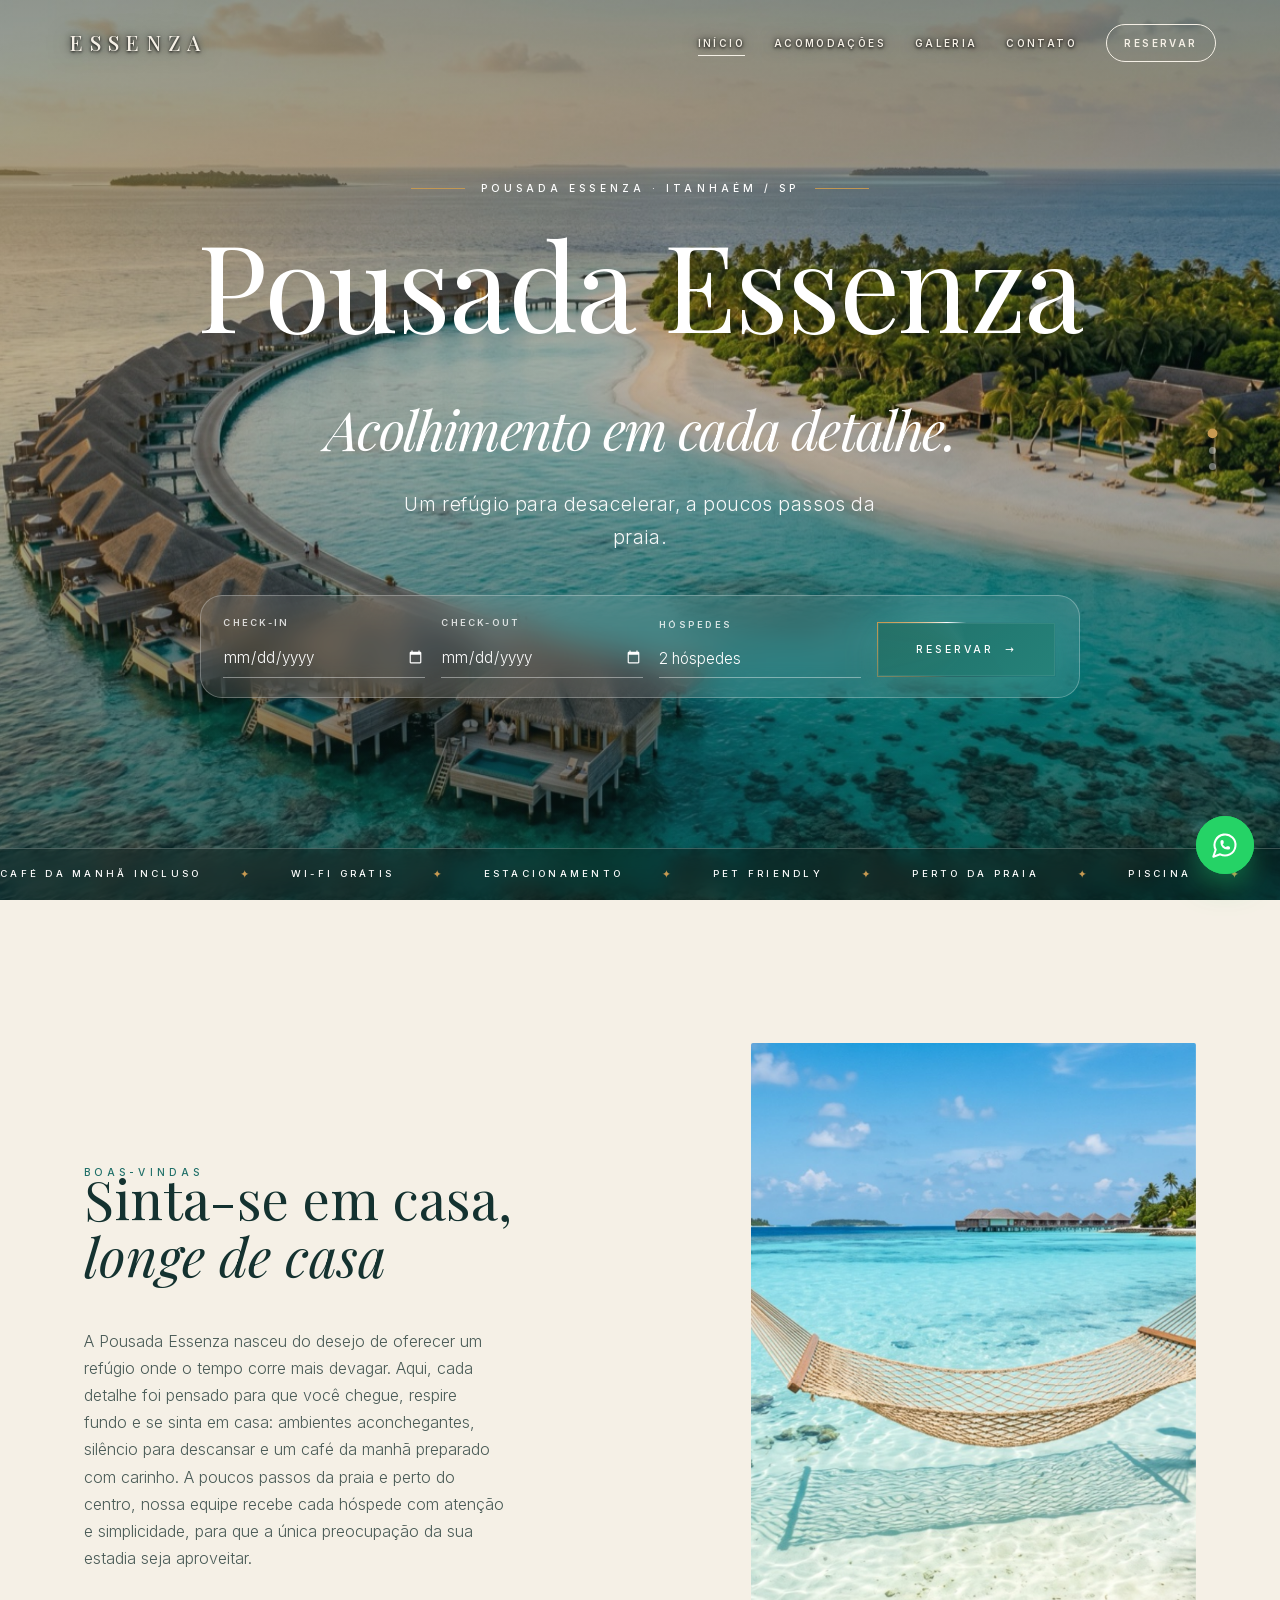
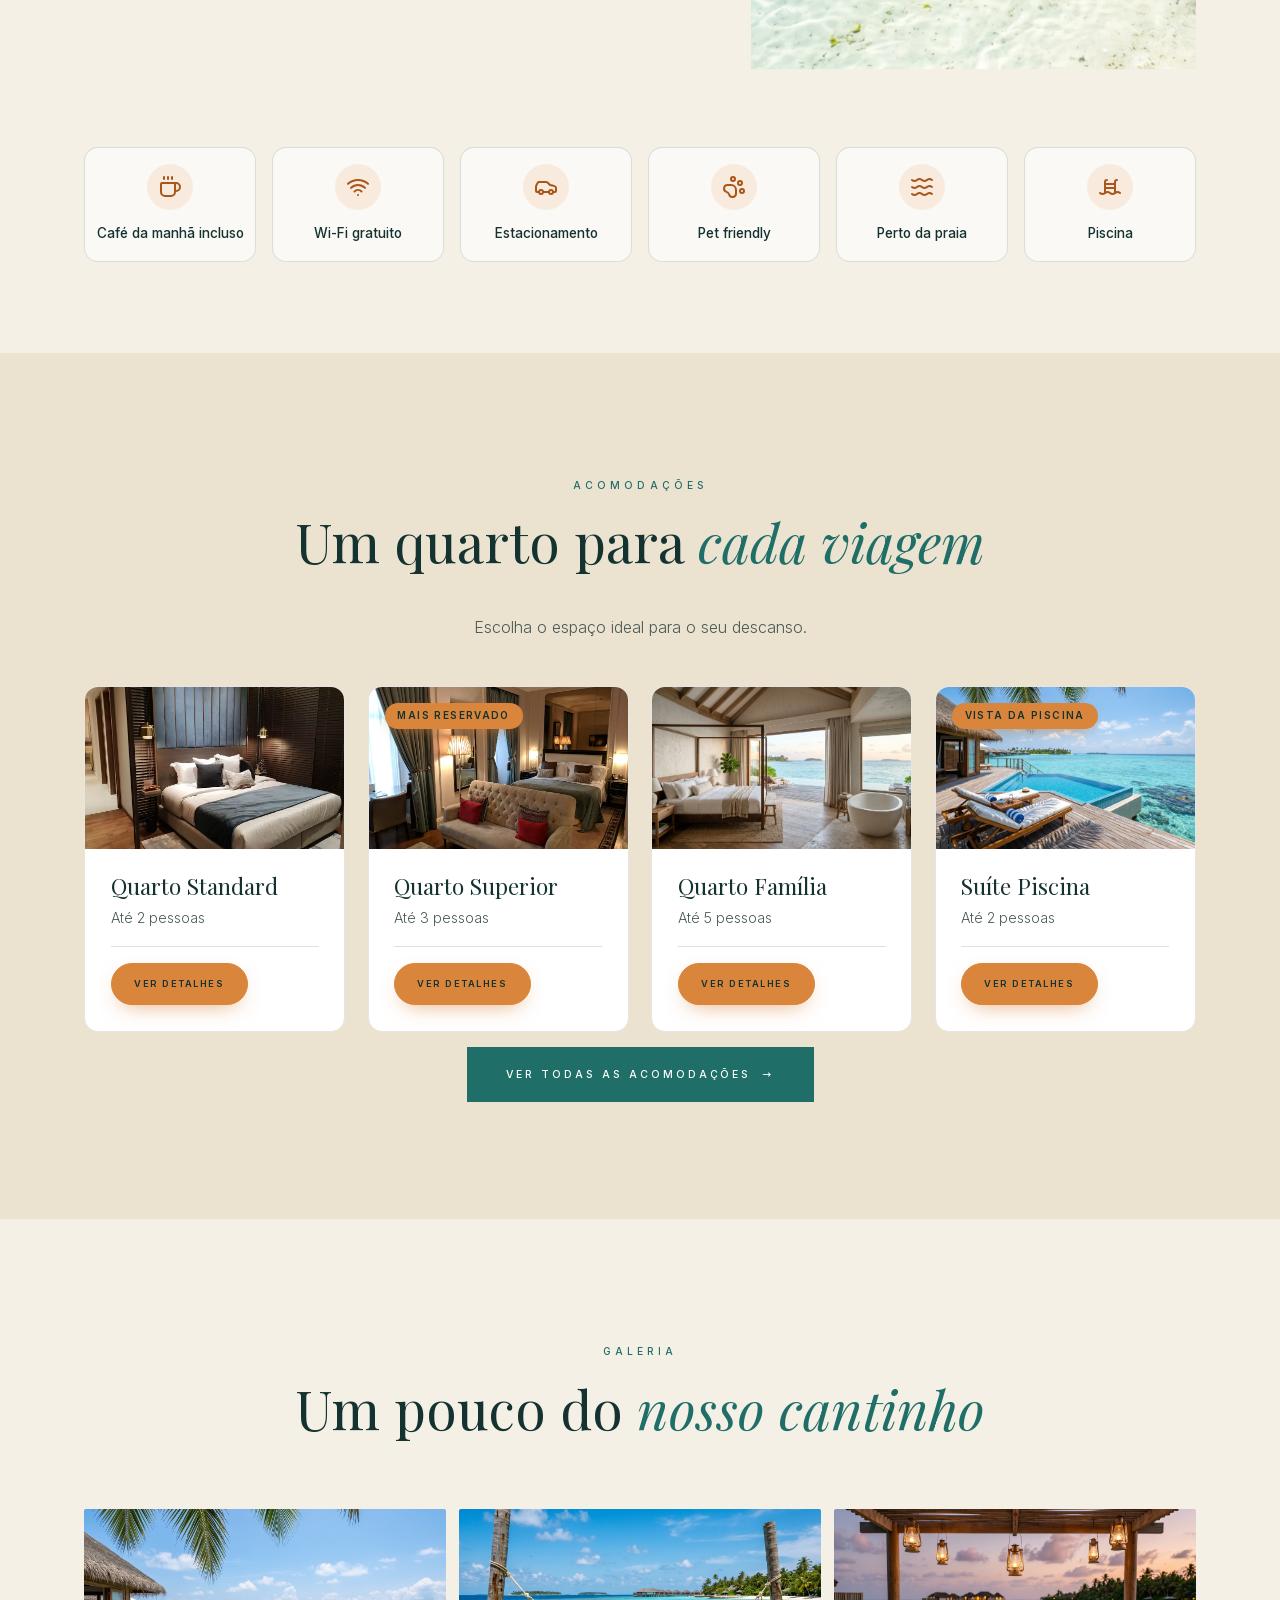
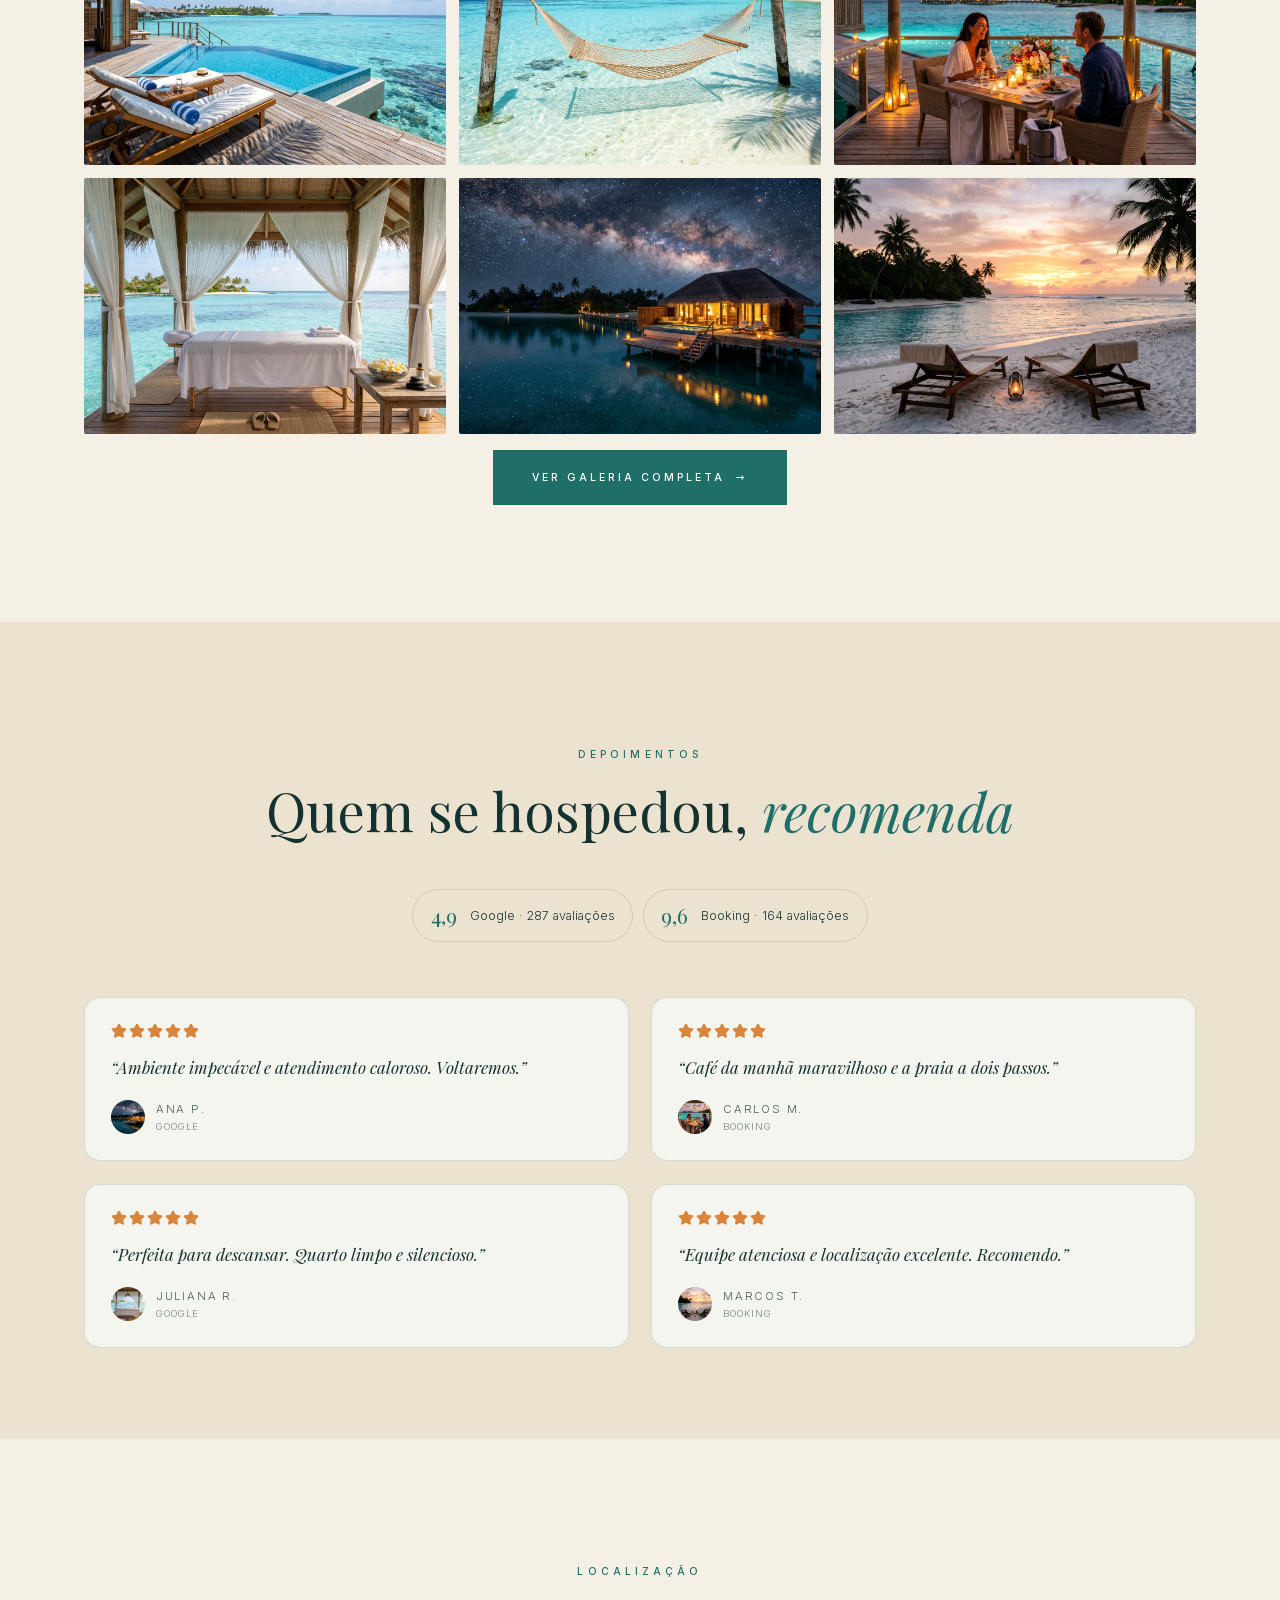
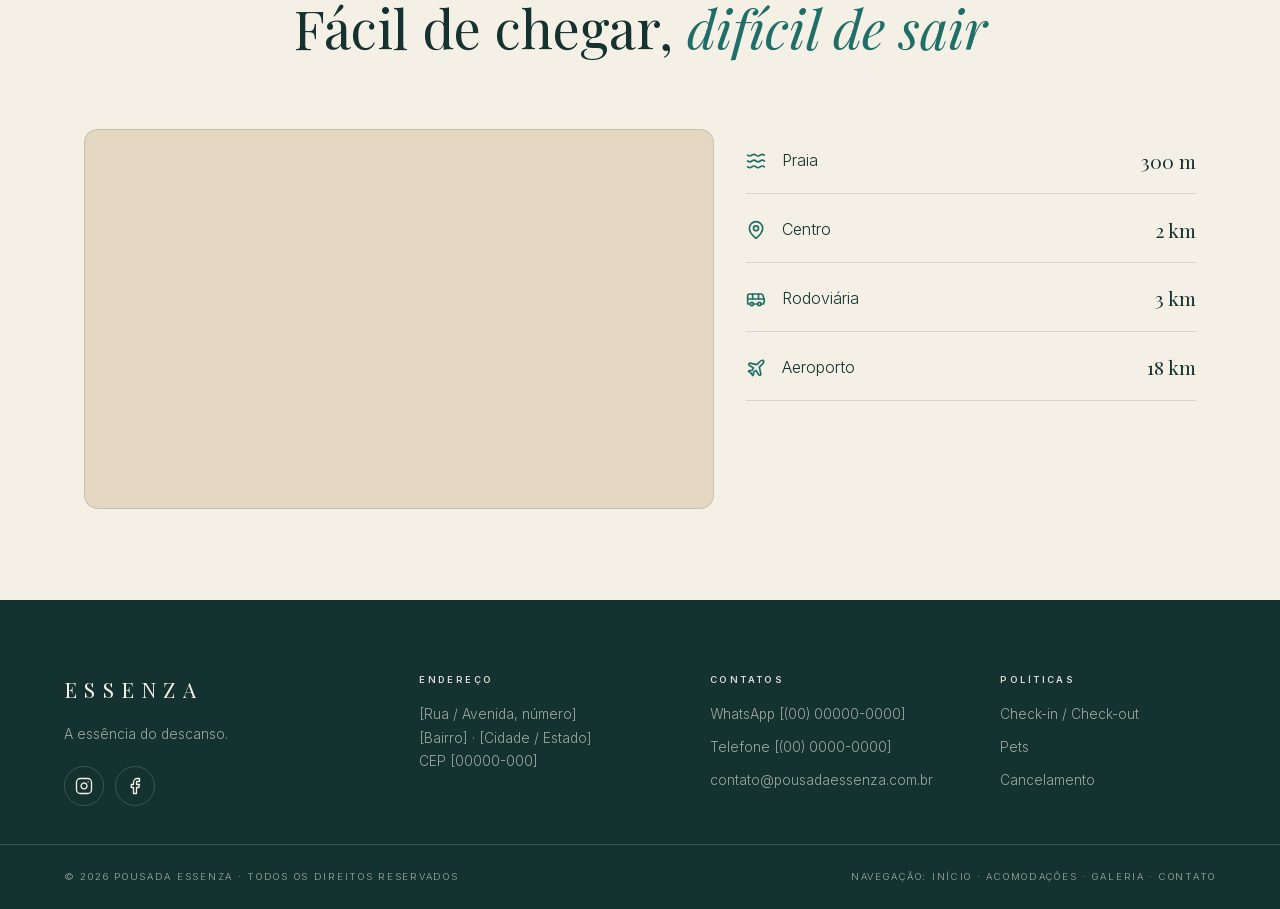
<file: index.html>
<!DOCTYPE html>
<html lang="pt-BR">
<head>
<meta charset="utf-8"/>
<meta content="width=device-width, initial-scale=1, viewport-fit=cover" name="viewport"/>
<title>Pousada Essenza · A essência do descanso</title>
<meta content="Pousada Essenza em Itanhaém/SP: a essência do descanso. Acomodações, galeria e reservas pelo WhatsApp." name="description"/>
<link href="assets/fonts/inter.css" rel="stylesheet"/>
<link href="assets/fonts/playfair.css" rel="stylesheet"/>
<link href="assets/css/style.css" rel="stylesheet"/>
<script src="assets/js/vendor/gsap.min.js"></script>
<script src="assets/js/vendor/ScrollTrigger.min.js"></script>
<script src="assets/js/vendor/lenis.min.js"></script>
<script src="assets/js/vendor/lucide.min.js"></script>
</head>
<body>
<div class="loader" id="loader"><div class="mk"><video class="hammock" src="assets/video/redePreLoade.webm" autoplay loop muted playsinline preload="auto" aria-hidden="true"></video>ESSENZA</div></div>
<div class="toast" id="toast"><i></i><span id="toastTxt">Enviado</span></div>
<div class="progress" id="progress"></div>
<main>
<!-- HERO -->
<header class="open" id="top">
  <div class="bg" id="heroBg">
    <img class="on" alt="Fachada da pousada" decoding="async" src="assets/img/aerial-hero.jpg"/>
    <img alt="Piscina" decoding="async" src="assets/img/infinity-pool.jpg"/>
    <img alt="Vista ao entardecer" decoding="async" src="assets/img/beach-dusk.jpg"/>
  </div>
  <canvas class="caus" id="causHero" width="150" height="75"></canvas>
  <div class="hero-dots" id="heroDots"><b class="on"></b><b></b><b></b></div>
  <div class="ct">
    <span class="eyebrow">Pousada Essenza · Itanhaém / SP</span>
    <h1><span class="ln"><span>Pousada Essenza</span></span><span class="ln"><span><em>Acolhimento em cada detalhe.</em></span></span></h1>
    <div class="sub">Um refúgio para desacelerar, a poucos passos da praia.</div>
    <form class="book" id="bookBar" action="contato.html">
      <div class="fld"><label for="bIn">Check-in</label><input id="bIn" type="date"/></div>
      <div class="fld"><label for="bOut">Check-out</label><input id="bOut" type="date"/></div>
      <div class="fld"><label for="bG">Hóspedes</label><select id="bG"><option>1 hóspede</option><option selected>2 hóspedes</option><option>3 hóspedes</option><option>4 hóspedes</option><option>5+ hóspedes</option></select></div>
      <a class="btn btn-glow" href="contato.html">Reservar <span class="ar">→</span></a>
    </form>
  </div>
  <div class="marq"><div class="tk"><span>Café da manhã incluso</span><span>Wi-Fi grátis</span><span>Estacionamento</span><span>Pet friendly</span><span>Perto da praia</span><span>Piscina</span></div><div class="tk" aria-hidden="true"><span>Café da manhã incluso</span><span>Wi-Fi grátis</span><span>Estacionamento</span><span>Pet friendly</span><span>Perto da praia</span><span>Piscina</span></div></div>
</header>

<!-- SOBRE RÁPIDO + DIFERENCIAIS -->
<section class="sec about" id="sobre">
  <div class="wrap">
    <div class="feat">
      <div class="copy">
        <span class="eyebrow rv">Boas-vindas</span>
        <h2 class="disp wipe">Sinta-se em casa,<br/><em class="shine shine-dark">longe de casa</em></h2>
        <p class="rv">A Pousada Essenza nasceu do desejo de oferecer um refúgio onde o tempo corre mais devagar. Aqui, cada detalhe foi pensado para que você chegue, respire fundo e se sinta em casa: ambientes aconchegantes, silêncio para descansar e um café da manhã preparado com carinho. A poucos passos da praia e perto do centro, nossa equipe recebe cada hóspede com atenção e simplicidade, para que a única preocupação da sua estadia seja aproveitar.</p>
      </div>
      <div class="media rv"><img class="par" alt="Ambiente acolhedor" loading="lazy" src="assets/img/hammock.jpg"/></div>
    </div>
    <div class="grid6">
      <div class="amen sm rv"><div class="ic"><i data-lucide="coffee"></i></div><h3>Café da manhã incluso</h3></div>
      <div class="amen sm rv"><div class="ic"><i data-lucide="wifi"></i></div><h3>Wi-Fi gratuito</h3></div>
      <div class="amen sm rv"><div class="ic"><i data-lucide="car"></i></div><h3>Estacionamento</h3></div>
      <div class="amen sm rv"><div class="ic"><i data-lucide="paw-print"></i></div><h3>Pet friendly</h3></div>
      <div class="amen sm rv"><div class="ic"><i data-lucide="waves"></i></div><h3>Perto da praia</h3></div>
      <div class="amen sm rv"><div class="ic"><i data-lucide="waves-ladder"></i></div><h3>Piscina</h3></div>
    </div>
  </div>
</section>

<!-- ACOMODAÇÕES -->
<section class="sec alt" id="destaque">
  <div class="wrap">
    <div class="head"><span class="eyebrow rv">Acomodações</span><h2 class="disp wipe">Um quarto para <em>cada viagem</em></h2><p class="rv">Escolha o espaço ideal para o seu descanso.</p></div>
    <div class="grid4" id="homeRooms"></div>
    <div class="cta-row"><a class="btn btn-solid" href="acomodacoes.html">Ver todas as acomodações <span class="ar">→</span></a></div>
  </div>
</section>

<!-- MINI GALERIA -->
<section class="sec" id="mini-galeria">
  <div class="wrap">
    <div class="head"><span class="eyebrow rv">Galeria</span><h2 class="disp wipe">Um pouco do <em>nosso cantinho</em></h2></div>
    <div class="mini" id="miniGal"></div>
    <div class="cta-row"><a class="btn btn-solid" href="galeria.html">Ver galeria completa <span class="ar">→</span></a></div>
  </div>
</section>

<!-- DEPOIMENTOS -->
<section class="sec alt" id="depoimentos">
  <div class="wrap">
    <div class="head"><span class="eyebrow rv">Depoimentos</span><h2 class="disp wipe">Quem se hospedou, <em>recomenda</em></h2>
      <div class="rv" style="margin-top:1.4rem"><span class="score"><b>4,9</b> Google · 287 avaliações</span><span class="score"><b>9,6</b> Booking · 164 avaliações</span></div></div>
    <div class="grid2" id="reviews"></div>
  </div>
</section>

<!-- LOCALIZAÇÃO -->
<section class="sec" id="localizacao">
  <div class="wrap">
    <div class="head"><span class="eyebrow rv">Localização</span><h2 class="disp wipe">Fácil de chegar, <em>difícil de sair</em></h2></div>
    <div class="loc">
      <div class="map rv"><iframe title="Mapa" loading="lazy" tabindex="-1" style="pointer-events:none" src="https://www.google.com/maps?q=Pousada+Essenza+Itanha%C3%A9m+SP&output=embed"></iframe></div>
      <div class="dist rv">
        <div><i data-lucide="waves"></i>Praia<b>300 m</b></div>
        <div><i data-lucide="map-pin"></i>Centro<b>2 km</b></div>
        <div><i data-lucide="bus"></i>Rodoviária<b>3 km</b></div>
        <div><i data-lucide="plane"></i>Aeroporto<b>18 km</b></div>
      </div>
    </div>
  </div>
</section>
</main>

<script src="assets/js/main.js"></script>
</body>
</html>
</file>
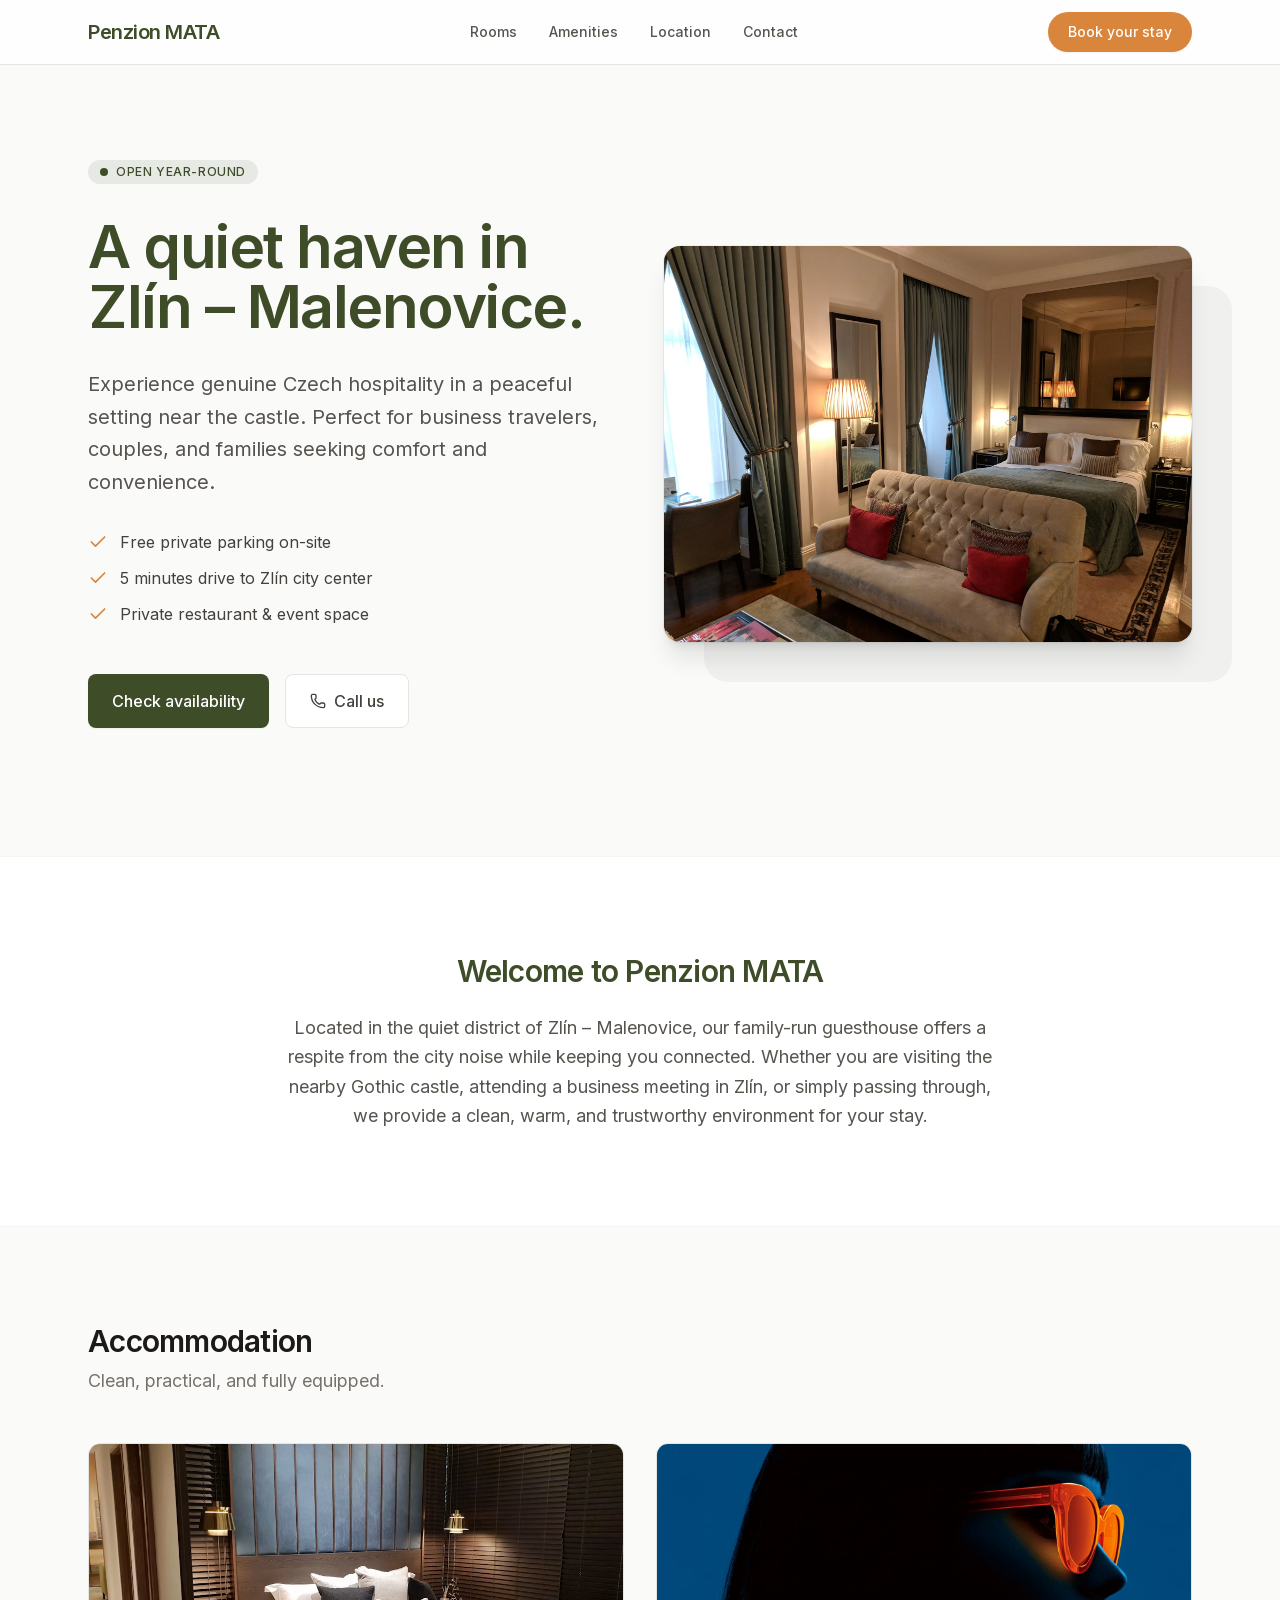
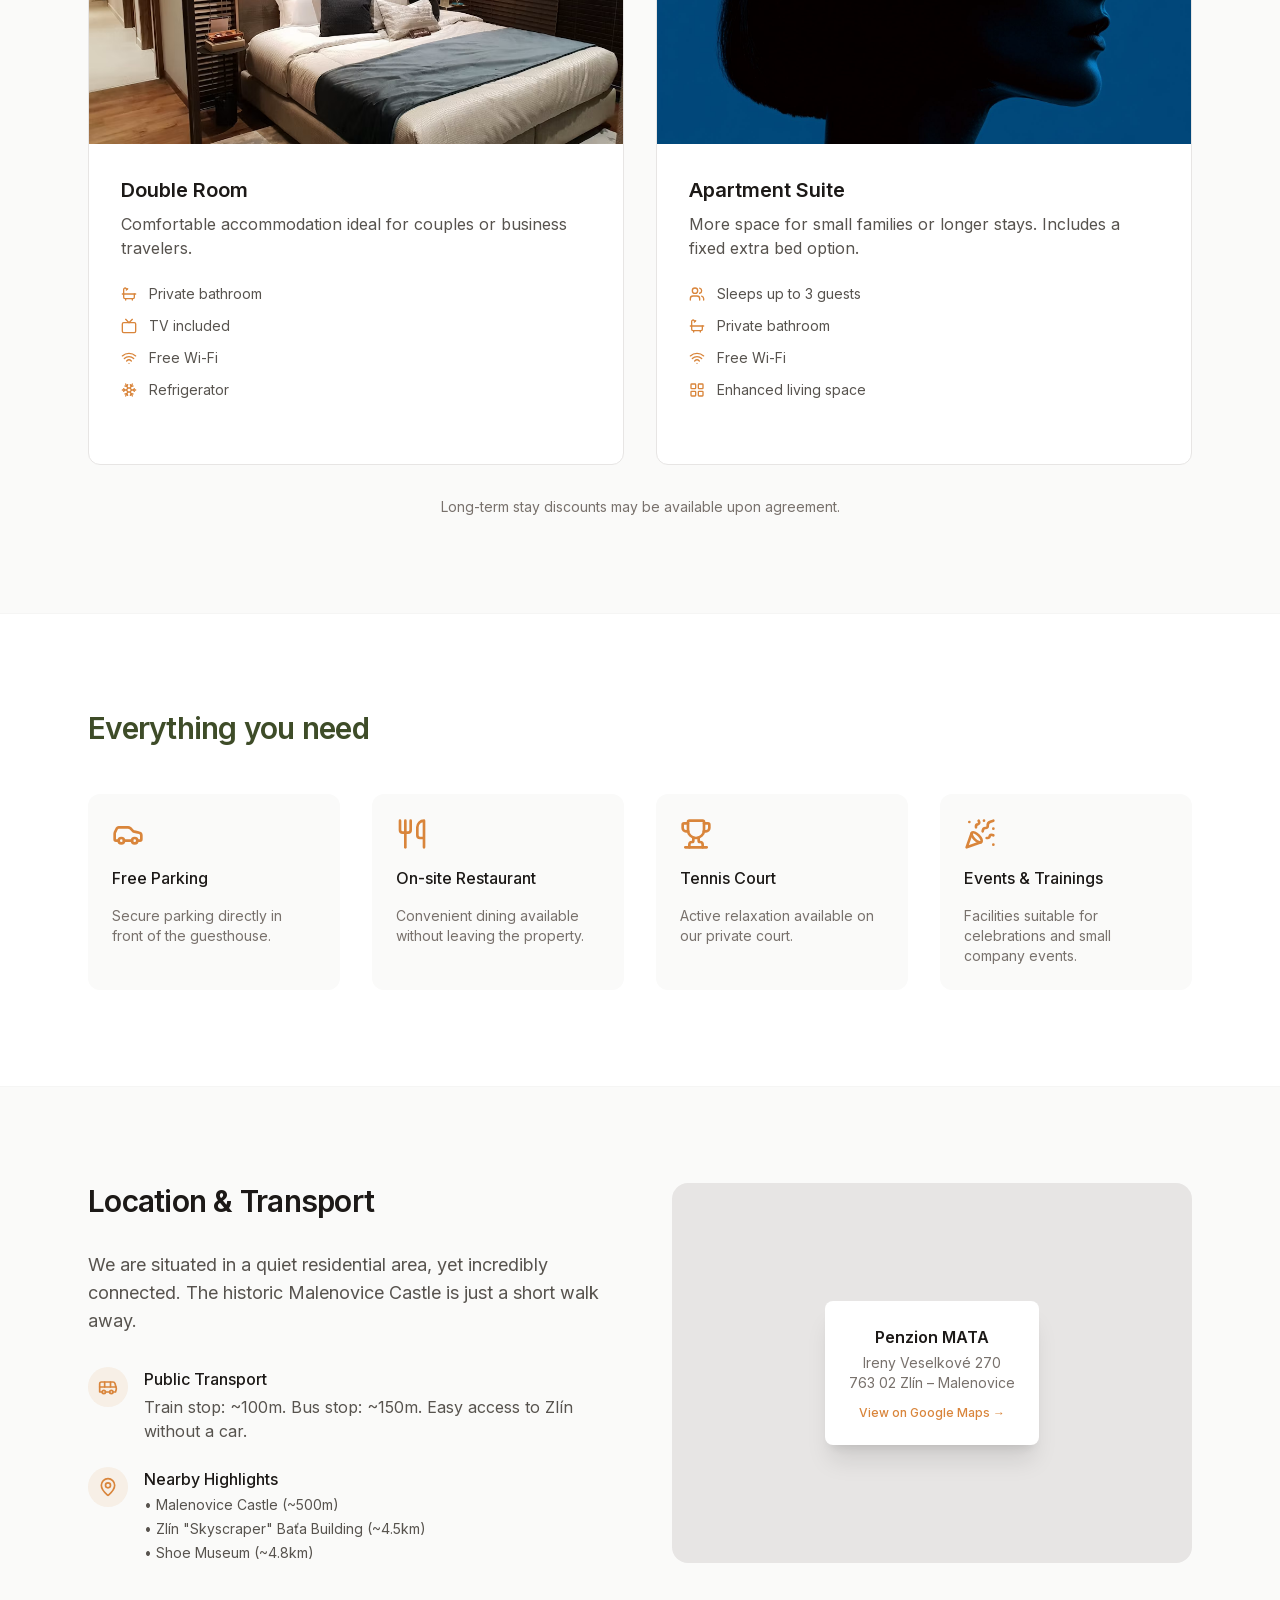
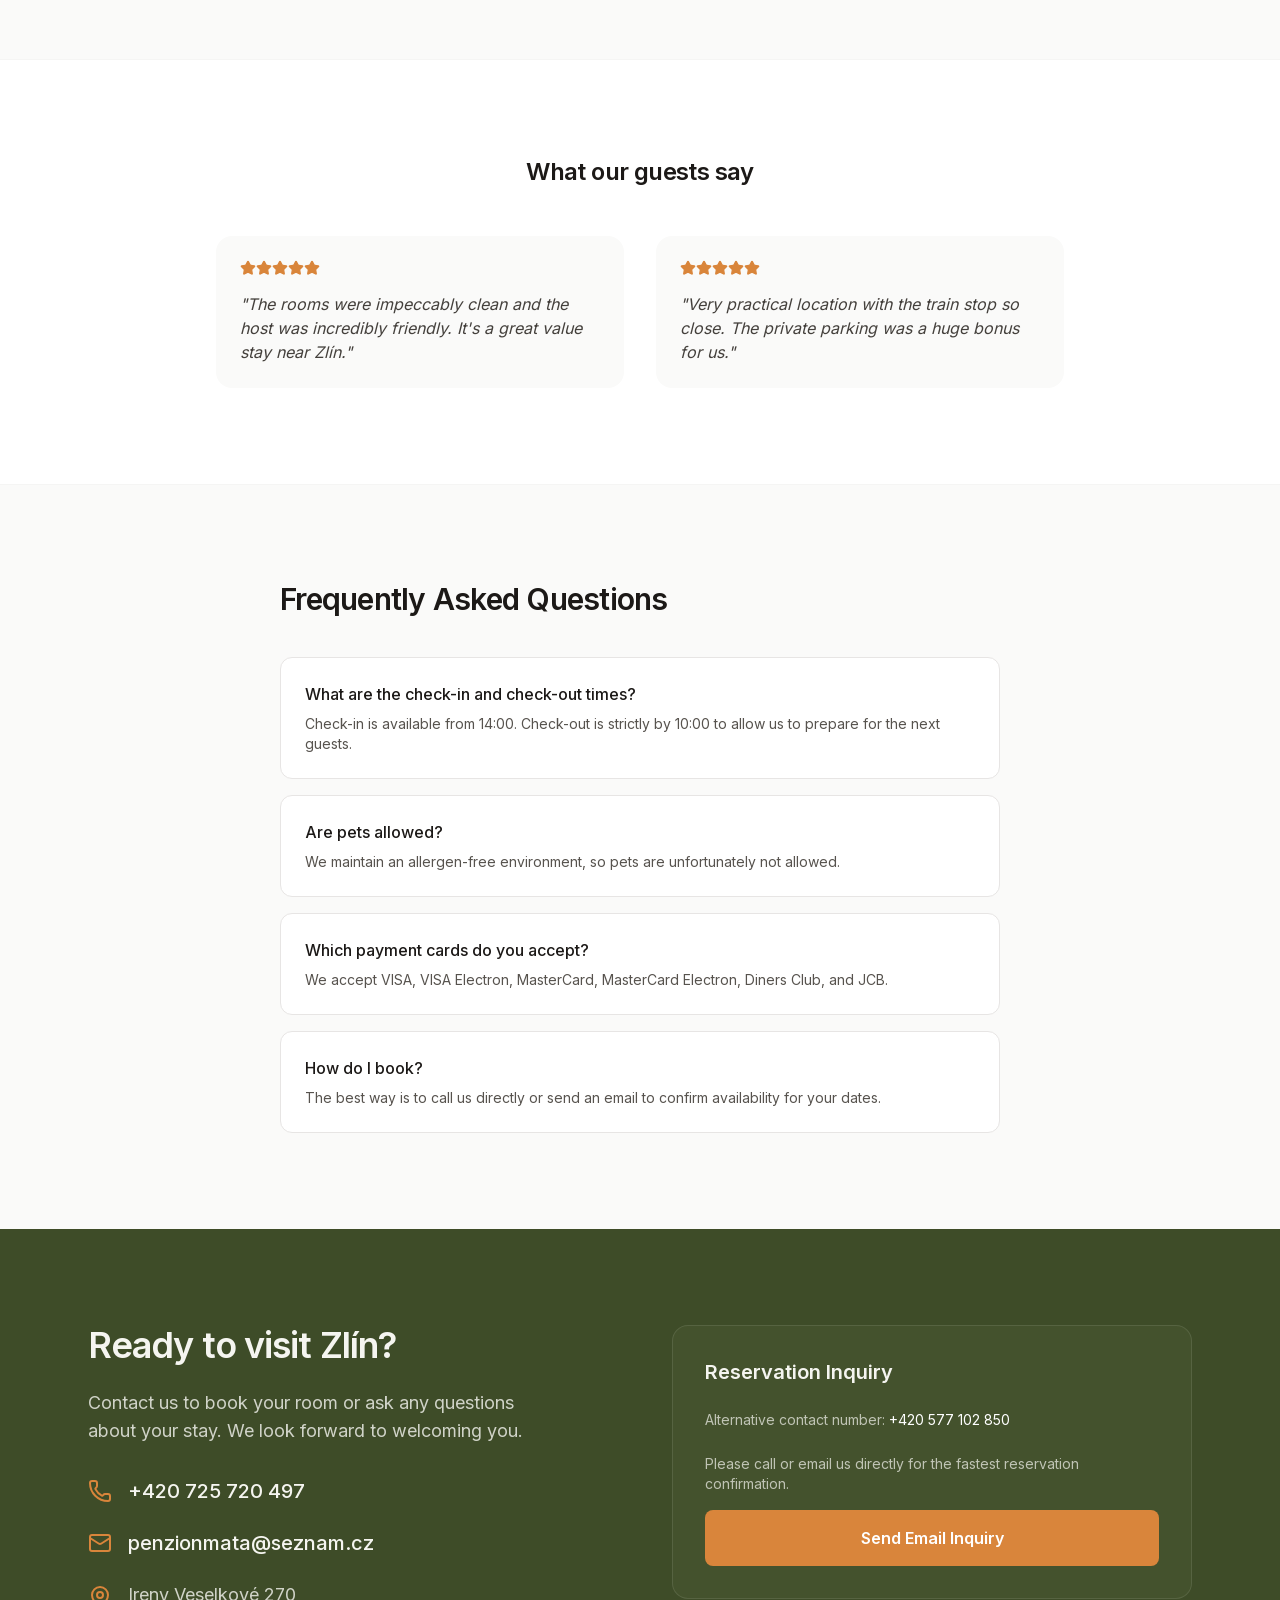
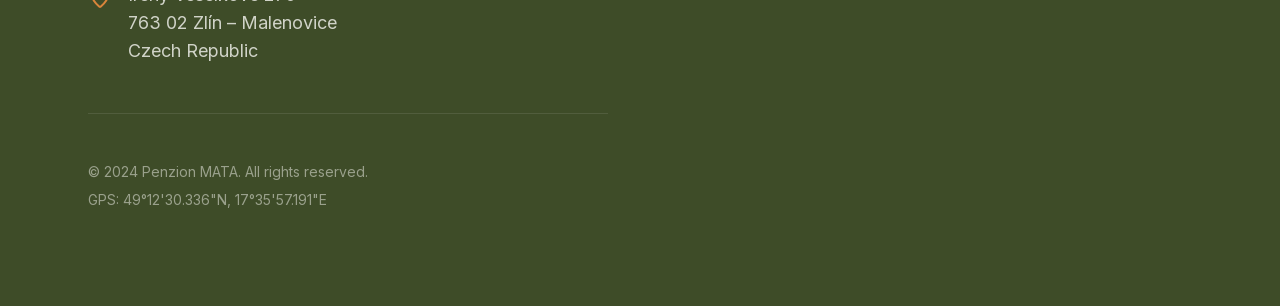
<file: Templates/guesthouse-landing-67.aura.build/index.html>
<html class="scroll-smooth" data-aura-runtime="ready" lang="en"><head><script data-offline-runtime="1">(function(){
var D = {"entries": [{"b": "W10=", "t": "application/json"}, {"b": "[base64]/[base64]/[base64]/[base64]/[base64]", "t": "application/json"}, {"b": "[base64]", "t": "application/json"}, {"b": "[base64]", "t": "application/json"}, {"b": "[base64]/[base64]/[base64]/EjXR1IHXFvml2YXRlbMWvLiBVIG1lbsWhw61jaCBmaXJlbSB0byBtxa/[base64]/[base64]", "t": "application/json"}], "keys": {"https://hoirqrkdgbmvpwutwuwj.supabase.co/rest/v1/shared_react_projects?select=*&slug=ilike.guesthouse-landing-67": 0, "https://hoirqrkdgbmvpwutwuwj.supabase.co/rest/v1/shared_react_projects": 0, "https://hoirqrkdgbmvpwutwuwj.supabase.co/rest/v1/rpc/get_public_shared_react_project_by_slug": 0, "https://hoirqrkdgbmvpwutwuwj.supabase.co/rest/v1/shared_react_projects?select=*&custom_domain=ilike.guesthouse-landing-67.aura.build": 0, "https://hoirqrkdgbmvpwutwuwj.supabase.co/rest/v1/rpc/get_public_shared_react_project_by_domain": 0, "https://hoirqrkdgbmvpwutwuwj.supabase.co/rest/v1/shared_react_projects?select=*&custom_domain=ilike.aura.build": 0, "https://hoirqrkdgbmvpwutwuwj.supabase.co/rest/v1/shared_code?select=*&slug=ilike.guesthouse-landing-67": 1, "https://hoirqrkdgbmvpwutwuwj.supabase.co/rest/v1/shared_code": 1, "https://hoirqrkdgbmvpwutwuwj.supabase.co/rest/v1/shared_code?select=slug%2Ccreated_at&user_id=eq.ee9c4aba-23fa-4f0f-ad0d-94edc27e6978&order=created_at.desc": 2, "https://hoirqrkdgbmvpwutwuwj.supabase.co/rest/v1/public_author_profiles?select=id%2Cfull_name%2Cavatar_url%2Cbio%2Cslug%2Ccreated_at%2Cviews%2Cis_featured%2Cwebsite%2Clocation%2Cis_pro&id=in.%28ee9c4aba-23fa-4f0f-ad0d-94edc27e6978%29": 3, "https://hoirqrkdgbmvpwutwuwj.supabase.co/rest/v1/public_author_profiles": 3, "https://hoirqrkdgbmvpwutwuwj.supabase.co/rest/v1/shared_code?select=code%2Cprivate%2Cuser_id%2Cshare_source_code&slug=ilike.cloud-consulting-45": 4, "https://hoirqrkdgbmvpwutwuwj.supabase.co/rest/v1/rpc/get_public_share_project_context": 0, "https://hoirqrkdgbmvpwutwuwj.supabase.co/rest/v1/rpc/get_public_share_page_content": 0}};
var E = D.entries, K = D.keys;
function entry(u){
  if (!u) return null;
  if (K[u] != null) return E[K[u]];
  try {
    var x = new URL(u, location.href);
    if (K[x.href] != null) return E[K[x.href]];
    var op = x.origin + x.pathname;
    if (K[op] != null) return E[K[op]];
  } catch(e){}
  return null;
}
function bytes(e){
  var s = atob(e.b), a = new Uint8Array(s.length);
  for (var i=0;i<s.length;i++) a[i] = s.charCodeAt(i);
  return a;
}
window.__offlineDataUri = function(u){
  var e = entry(u);
  return e ? ('data:' + e.t + ';base64,' + e.b) : null;
};
var _fetch = window.fetch;
if (_fetch) window.fetch = function(input, init){
  try {
    var u = (typeof input === 'string') ? input : (input && input.url);
    var e = entry(u);
    if (e) return Promise.resolve(new Response(bytes(e),
      { status:200, headers:{'Content-Type': e.t} }));
  } catch(err){}
  return _fetch.apply(this, arguments);
};
var _open = XMLHttpRequest.prototype.open;
XMLHttpRequest.prototype.open = function(m, u){
  try { this.__offUrl = u; } catch(e){}
  return _open.apply(this, arguments);
};
var _send = XMLHttpRequest.prototype.send;
XMLHttpRequest.prototype.send = function(){
  var e = entry(this.__offUrl);
  if (!e) return _send.apply(this, arguments);
  var self = this, txt = atob(e.b);
  setTimeout(function(){
    try {
      Object.defineProperty(self,'readyState',{value:4,configurable:true});
      Object.defineProperty(self,'status',{value:200,configurable:true});
      Object.defineProperty(self,'responseText',{value:txt,configurable:true});
      Object.defineProperty(self,'response',{value:txt,configurable:true});
    } catch(err){}
    if (typeof self.onreadystatechange === 'function') self.onreadystatechange();
    if (typeof self.onload === 'function') self.onload();
  }, 0);
};
})();</script><script data-offline-resolve="1">(function(){
var ASSET_MAP = {"https://guesthouse-landing-67.aura.build/": "assets/5c07cc397664feea_file.html", "https://cdn.jsdelivr.net/npm/iconify-icon@2.1.0/dist/iconify-icon.min.js": "assets/758d94838db0cafd_iconify-icon.min.js", "https://guesthouse-landing-67.aura.build/assets/modulepreload-polyfill-B5Qt9EMX.js": "assets/modulepreload-polyfill-B5Qt9EMX.js", "https://fonts.googleapis.com/css2?family=Inter:wght@300;400;500;600;700&display=swap": "assets/f32c4a47e91d6996_css2.css", "https://guesthouse-landing-67.aura.build/assets/main-B32udqcV.css": "assets/7a0decabeec0f6c5_main-B32udqcV.css", "https://guesthouse-landing-67.aura.build/assets/main-BdAyoSDY.js": "assets/main-BdAyoSDY.js", "https://guesthouse-landing-67.aura.build/assets/target-DzVqyBgg.js": "assets/target-DzVqyBgg.js", "https://guesthouse-landing-67.aura.build/assets/select-Czvn8Rmw.js": "assets/select-Czvn8Rmw.js", "https://guesthouse-landing-67.aura.build/assets/PublicSharedSiteResolver-BssLR57p.js": "assets/PublicSharedSiteResolver-BssLR57p.js", "https://guesthouse-landing-67.aura.build/assets/ScreenCapture-5an-u_qQ.js": "assets/ScreenCapture-5an-u_qQ.js", "https://guesthouse-landing-67.aura.build/assets/avatar-ByxrpQIv.js": "assets/avatar-ByxrpQIv.js", "https://guesthouse-landing-67.aura.build/assets/checkbox-CgpE4p6V.js": "assets/checkbox-CgpE4p6V.js", "https://guesthouse-landing-67.aura.build/assets/index-BdQq_4o_.js": "assets/index-BdQq_4o_.js", "https://guesthouse-landing-67.aura.build/assets/index-DiLKYspF.js": "assets/index-DiLKYspF.js", "https://guesthouse-landing-67.aura.build/assets/tabs-Da-y_BAX.js": "assets/tabs-Da-y_BAX.js", "https://guesthouse-landing-67.aura.build/assets/supabaseTokenFirewall-CAOJGLg6.js": "assets/supabaseTokenFirewall-CAOJGLg6.js", "https://guesthouse-landing-67.aura.build/assets/index-5rsGIdKT.js": "assets/index-5rsGIdKT.js", "https://guesthouse-landing-67.aura.build/assets/reactCmsRuntime-DJx9dyyb.js": "assets/reactCmsRuntime-DJx9dyyb.js", "https://guesthouse-landing-67.aura.build/assets/copy-CdUAA8iT.js": "assets/copy-CdUAA8iT.js", "https://guesthouse-landing-67.aura.build/assets/RemixPopover-BH6jQTbj.js": "assets/RemixPopover-BH6jQTbj.js", "https://guesthouse-landing-67.aura.build/assets/useModelSiteDelivery-DsxJn48t.js": "assets/useModelSiteDelivery-DsxJn48t.js", "https://guesthouse-landing-67.aura.build/assets/cmsLoopUtils-C6zp0oUL.js": "assets/cmsLoopUtils-C6zp0oUL.js", "https://guesthouse-landing-67.aura.build/assets/save-BUoW9SkX.js": "assets/save-BUoW9SkX.js", "https://guesthouse-landing-67.aura.build/assets/iconBase-B1N61ZGh.js": "assets/iconBase-B1N61ZGh.js", "https://guesthouse-landing-67.aura.build/assets/PublishedReactArtifactPreview-DJiYolci.js": "assets/PublishedReactArtifactPreview-DJiYolci.js", "https://guesthouse-landing-67.aura.build/assets/reactLocalPreviewSupport-CrKYDiAb.js": "assets/reactLocalPreviewSupport-CrKYDiAb.js", "https://guesthouse-landing-67.aura.build/assets/shuffle-UjTJrdvn.js": "assets/shuffle-UjTJrdvn.js", "https://guesthouse-landing-67.aura.build/assets/previewFrameSizes-DbqEjwpB.js": "assets/previewFrameSizes-DbqEjwpB.js", "https://guesthouse-landing-67.aura.build/assets/reactPreviewFiles-dS6aP0GR.js": "assets/reactPreviewFiles-dS6aP0GR.js", "https://guesthouse-landing-67.aura.build/assets/undo-2-DhRosNDD.js": "assets/undo-2-DhRosNDD.js", "https://guesthouse-landing-67.aura.build/assets/TemplateArtifactsService-DZbL3CbK.js": "assets/TemplateArtifactsService-DZbL3CbK.js", "https://guesthouse-landing-67.aura.build/assets/lock-CHCN4GDy.js": "assets/lock-CHCN4GDy.js", "https://guesthouse-landing-67.aura.build/assets/htmlToReactConversion-DhsKKTZ8.js": "assets/htmlToReactConversion-DhsKKTZ8.js", "https://guesthouse-landing-67.aura.build/assets/camera-C2AtVEwt.js": "assets/camera-C2AtVEwt.js", "https://guesthouse-landing-67.aura.build/assets/cloud-upload-CAkSAi9w.js": "assets/cloud-upload-CAkSAi9w.js", "https://guesthouse-landing-67.aura.build/assets/bookmark-KY6EOK5-.js": "assets/bookmark-KY6EOK5-.js", "https://guesthouse-landing-67.aura.build/assets/reactSourceValidation-BEAu25ek.js": "assets/reactSourceValidation-BEAu25ek.js", "https://guesthouse-landing-67.aura.build/assets/iframeTransitions-DQpAX9dc.js": "assets/iframeTransitions-DQpAX9dc.js", "https://guesthouse-landing-67.aura.build/assets/supabaseFunctions-DkwAaifj.js": "assets/supabaseFunctions-DkwAaifj.js", "https://guesthouse-landing-67.aura.build/assets/reactPublishing-BHUuBvhl.js": "assets/reactPublishing-BHUuBvhl.js", "https://guesthouse-landing-67.aura.build/assets/reactProjectPages-oL-ViPrD.js": "assets/reactProjectPages-oL-ViPrD.js", "https://guesthouse-landing-67.aura.build/assets/sandpackUtils-Dlcl8Rou.js": "assets/sandpackUtils-Dlcl8Rou.js", "https://guesthouse-landing-67.aura.build/assets/CustomPreviewContainer-mvrx5jN8.js": "assets/CustomPreviewContainer-mvrx5jN8.js", "https://guesthouse-landing-67.aura.build/assets/reactProjectRepair-C7Couf6p.js": "assets/reactProjectRepair-C7Couf6p.js", "https://guesthouse-landing-67.aura.build/assets/prism-C6PSWOq9.js": "assets/prism-C6PSWOq9.js", "https://guesthouse-landing-67.aura.build/assets/SandpackContainer-CRvwIDMt.js": "assets/SandpackContainer-CRvwIDMt.js", "https://hoirqrkdgbmvpwutwuwj.supabase.co/rest/v1/shared_react_projects?select=*&slug=ilike.guesthouse-landing-67": "assets/4f53cda18c2baa0c_shared_react_projects.json", "https://hoirqrkdgbmvpwutwuwj.supabase.co/rest/v1/rpc/get_public_shared_react_project_by_slug": "assets/4f53cda18c2baa0c_shared_react_projects.json", "https://hoirqrkdgbmvpwutwuwj.supabase.co/rest/v1/shared_react_projects?select=*&custom_domain=ilike.guesthouse-landing-67.aura.build": "assets/4f53cda18c2baa0c_shared_react_projects.json", "https://hoirqrkdgbmvpwutwuwj.supabase.co/rest/v1/rpc/get_public_shared_react_project_by_domain": "assets/4f53cda18c2baa0c_shared_react_projects.json", "https://hoirqrkdgbmvpwutwuwj.supabase.co/rest/v1/shared_react_projects?select=*&custom_domain=ilike.aura.build": "assets/4f53cda18c2baa0c_shared_react_projects.json", "https://hoirqrkdgbmvpwutwuwj.supabase.co/rest/v1/shared_code?select=*&slug=ilike.guesthouse-landing-67": "assets/578729c27f041da5_shared_code.json", "https://hoirqrkdgbmvpwutwuwj.supabase.co/rest/v1/shared_code?select=slug%2Ccreated_at&user_id=eq.ee9c4aba-23fa-4f0f-ad0d-94edc27e6978&order=created_at.desc": "assets/d49b5b8489dae105_shared_code.json", "https://hoirqrkdgbmvpwutwuwj.supabase.co/rest/v1/public_author_profiles?select=id%2Cfull_name%2Cavatar_url%2Cbio%2Cslug%2Ccreated_at%2Cviews%2Cis_featured%2Cwebsite%2Clocation%2Cis_pro&id=in.%28ee9c4aba-23fa-4f0f-ad0d-94edc27e6978%29": "assets/b51dc4044d844934_public_author_profiles.json", "https://images.unsplash.com/photo-1566665797739-1674de7a421a?q=80&w=1000&auto=format&fit=crop": "assets/67bed8dba1060214_photo-1566665797739-1674de7a42.avif", "https://guesthouse-landing-67.aura.build/logo-aura-gray.svg": "assets/23a9f32ff7d46956_logo-aura-gray.svg", "https://fonts.googleapis.com/css2?family=Inter:wght@400;500;600&display=swap": "assets/dc82868d160599b9_css2.css", "https://images.unsplash.com/photo-1590490360182-c33d57733427?q=80&w=1974&auto=format&fit=crop": "assets/76d09c4450e9ab43_photo-1590490360182-c33d577334.avif", "https://fonts.gstatic.com/s/inter/v20/UcC73FwrK3iLTeHuS_nVMrMxCp50SjIa1ZL7W0Q5nw.woff2": "assets/c940764593d0fe5d_UcC73FwrK3iLTeHuS_nVMrMxCp50Sj.woff2", "https://unpkg.com/lucide@1.52.0/dist/umd/lucide.min.js": "assets/f828bf34002c03a3_lucide.min.js", "https://hoirqrkdgbmvpwutwuwj.supabase.co/storage/v1/object/public/assets/assets/917d6f93-fb36-439a-8c48-884b67b35381_1600w.jpg": "assets/585a27183f42ba3e_917d6f93-fb36-439a-8c48-884b67.jpg", "https://hoirqrkdgbmvpwutwuwj.supabase.co/rest/v1/shared_code?select=code%2Cprivate%2Cuser_id%2Cshare_source_code&slug=ilike.cloud-consulting-45": "assets/9bf882a911a47dad_shared_code.json", "https://hoirqrkdgbmvpwutwuwj.supabase.co/rest/v1/rpc/get_public_share_project_context": "assets/4f53cda18c2baa0c_shared_react_projects.json", "https://hoirqrkdgbmvpwutwuwj.supabase.co/storage/v1/object/public/preview-images/guesthouse-landing-67.png": "assets/92b2262bed3f3b47_guesthouse-landing-67.png", "https://hoirqrkdgbmvpwutwuwj.supabase.co/rest/v1/rpc/get_public_share_page_content": "assets/4f53cda18c2baa0c_shared_react_projects.json", "https://cdn.tailwindcss.com/3.4.17": "assets/176e894661aa9cdc_3.4.17", "https://fonts.gstatic.com/s/inter/v20/UcC73FwrK3iLTeHuS_nVMrMxCp50SjIa25L7W0Q5n-wU.woff2": "assets/a28eb6d3ccb534ae_UcC73FwrK3iLTeHuS_nVMrMxCp50Sj.woff2", "https://unpkg.com/lucide@latest": "assets/f828bf34002c03a3_lucide.min.js", "https://www.google.com/maps/search/?api=1&query=49.208426,17.599219": "assets/73711c738b618b25_file.html", "https://cdn.tailwindcss.com": "assets/176e894661aa9cdc_3.4.17", "https://guesthouse-landing-67.aura.build/assets/star-BYpz40KV.js": "assets/star-BYpz40KV.js", "https://guesthouse-landing-67.aura.build/assets/upload-Cd7n8diL.js": "assets/upload-Cd7n8diL.js", "https://guesthouse-landing-67.aura.build/assets/NewsletterModal-O20SjVQP.js": "assets/NewsletterModal-O20SjVQP.js", "https://guesthouse-landing-67.aura.build/assets/designSystemAttachments-B_24uI2F.js": "assets/designSystemAttachments-B_24uI2F.js", "https://guesthouse-landing-67.aura.build/assets/Mcp-CRw8-Li_.js": "assets/Mcp-CRw8-Li_.js", "https://guesthouse-landing-67.aura.build/assets/chart-column-nFzsMfG_.js": "assets/chart-column-nFzsMfG_.js", "https://guesthouse-landing-67.aura.build/assets/CMSPage-DQWz3UTe.js": "assets/CMSPage-DQWz3UTe.js", "https://guesthouse-landing-67.aura.build/assets/code-xml-CdskgIng.js": "assets/code-xml-CdskgIng.js", "https://guesthouse-landing-67.aura.build/assets/crown-BSiITmvw.js": "assets/crown-BSiITmvw.js", "https://guesthouse-landing-67.aura.build/assets/DesignSystemPreview-CyupO8Od.js": "assets/DesignSystemPreview-CyupO8Od.js", "https://guesthouse-landing-67.aura.build/assets/folder-open-y34B0vkA.js": "assets/folder-open-y34B0vkA.js", "https://guesthouse-landing-67.aura.build/assets/CreateTemplateShelves-BVI9JkZ8.js": "assets/CreateTemplateShelves-BVI9JkZ8.js", "https://guesthouse-landing-67.aura.build/assets/html2canvas.esm-CBrSDip1.js": "assets/html2canvas.esm-CBrSDip1.js", "https://guesthouse-landing-67.aura.build/assets/activity-Bdi-yn5d.js": "assets/activity-Bdi-yn5d.js", "https://guesthouse-landing-67.aura.build/assets/codeSessionPreviewConfig-C1k_LSWB.js": "assets/codeSessionPreviewConfig-C1k_LSWB.js", "https://guesthouse-landing-67.aura.build/assets/layers-2-CCXUPVwf.js": "assets/layers-2-CCXUPVwf.js", "https://guesthouse-landing-67.aura.build/assets/googleAds-CHdBmgca.js": "assets/googleAds-CHdBmgca.js", "https://guesthouse-landing-67.aura.build/assets/search-CUKR9zXX.js": "assets/search-CUKR9zXX.js", "https://guesthouse-landing-67.aura.build/assets/credit-card-CD62g1_6.js": "assets/credit-card-CD62g1_6.js", "https://guesthouse-landing-67.aura.build/assets/layout-template-QhUgN8Hq.js": "assets/layout-template-QhUgN8Hq.js", "https://guesthouse-landing-67.aura.build/assets/file-question-Cnt51KN1.js": "assets/file-question-Cnt51KN1.js", "https://guesthouse-landing-67.aura.build/assets/scroll-area-DzpxyD4p.js": "assets/scroll-area-DzpxyD4p.js", "https://guesthouse-landing-67.aura.build/assets/user-check-B5L8h5EP.js": "assets/user-check-B5L8h5EP.js", "https://guesthouse-landing-67.aura.build/assets/arrow-up-down-Czrjb0zm.js": "assets/arrow-up-down-Czrjb0zm.js", "https://guesthouse-landing-67.aura.build/assets/panel-left-Diq_K11r.js": "assets/panel-left-Diq_K11r.js", "https://guesthouse-landing-67.aura.build/assets/unplug-DQk3e_ao.js": "assets/unplug-DQk3e_ao.js", "https://guesthouse-landing-67.aura.build/assets/boxes-hi9V9U-z.js": "assets/boxes-hi9V9U-z.js", "https://guesthouse-landing-67.aura.build/assets/UpscalePopover-2ZpPdACE.js": "assets/UpscalePopover-2ZpPdACE.js", "https://guesthouse-landing-67.aura.build/assets/file-C5k_Lcji.js": "assets/file-C5k_Lcji.js", "https://guesthouse-landing-67.aura.build/assets/useQuery-BcgEBumk.js": "assets/useQuery-BcgEBumk.js", "https://guesthouse-landing-67.aura.build/assets/draggable-popover-H5pqAGmy.js": "assets/draggable-popover-H5pqAGmy.js", "https://guesthouse-landing-67.aura.build/assets/alert-BsO5lYOs.js": "assets/alert-BsO5lYOs.js", "https://guesthouse-landing-67.aura.build/assets/reactSupabase-D1_yxdur.js": "assets/reactSupabase-D1_yxdur.js", "https://guesthouse-landing-67.aura.build/assets/HtmlPreviewFrame-lEYF6t0O.js": "assets/HtmlPreviewFrame-lEYF6t0O.js", "https://guesthouse-landing-67.aura.build/assets/circle-check-big-C1Ein-ie.js": "assets/circle-check-big-C1Ein-ie.js", "https://guesthouse-landing-67.aura.build/assets/DesignSystemsService-XOrlzBwG.js": "assets/DesignSystemsService-XOrlzBwG.js", "https://guesthouse-landing-67.aura.build/assets/CanvasPublicReview-BKSVWnXh.js": "assets/CanvasPublicReview-BKSVWnXh.js", "https://guesthouse-landing-67.aura.build/assets/flame-DsrSPl9S.js": "assets/flame-DsrSPl9S.js", "https://guesthouse-landing-67.aura.build/assets/message-square-heart-D6bkma6M.js": "assets/message-square-heart-D6bkma6M.js", "https://guesthouse-landing-67.aura.build/assets/canvasHyperframesComposition-CSbfZReC.js": "assets/canvasHyperframesComposition-CSbfZReC.js", "https://guesthouse-landing-67.aura.build/assets/badge-check-CkAoiBPK.js": "assets/badge-check-CkAoiBPK.js", "https://guesthouse-landing-67.aura.build/assets/codeAgentClient-B0owgtGg.js": "assets/codeAgentClient-B0owgtGg.js", "https://guesthouse-landing-67.aura.build/assets/file-code-2-Bf2Q1Dx1.js": "assets/file-code-2-Bf2Q1Dx1.js", "https://guesthouse-landing-67.aura.build/assets/BarChart-BEEN45Nc.js": "assets/BarChart-BEEN45Nc.js", "https://guesthouse-landing-67.aura.build/assets/SettingsModal-DJLyCSQ6.js": "assets/SettingsModal-DJLyCSQ6.js", "https://guesthouse-landing-67.aura.build/assets/users-AoZWO1Js.js": "assets/users-AoZWO1Js.js", "https://guesthouse-landing-67.aura.build/assets/modelAssets-DF9nt4Ii.js": "assets/modelAssets-DF9nt4Ii.js", "https://guesthouse-landing-67.aura.build/assets/maximize-DdNstYV2.js": "assets/maximize-DdNstYV2.js", "https://guesthouse-landing-67.aura.build/assets/RecentChatsAndIterationsSection-BQX3ts52.js": "assets/RecentChatsAndIterationsSection-BQX3ts52.js", "https://guesthouse-landing-67.aura.build/assets/LibraryHero-DSWWQiKg.js": "assets/LibraryHero-DSWWQiKg.js", "https://guesthouse-landing-67.aura.build/assets/SignInModal-DS0nxb2l.js": "assets/SignInModal-DS0nxb2l.js", "https://guesthouse-landing-67.aura.build/assets/colorUtils-JuwdntXj.js": "assets/colorUtils-JuwdntXj.js", "https://guesthouse-landing-67.aura.build/assets/minus-byum8_CA.js": "assets/minus-byum8_CA.js", "https://guesthouse-landing-67.aura.build/assets/MarkdownContent-Cpq7Wxfa.js": "assets/MarkdownContent-Cpq7Wxfa.js", "https://guesthouse-landing-67.aura.build/assets/ChangelogView-Cg6Z69fS.js": "assets/ChangelogView-Cg6Z69fS.js", "https://guesthouse-landing-67.aura.build/assets/DesignSystemEditorModal-BOXEyPS9.js": "assets/DesignSystemEditorModal-BOXEyPS9.js", "https://guesthouse-landing-67.aura.build/assets/ResetPassword-e15gkyd7.js": "assets/ResetPassword-e15gkyd7.js", "https://guesthouse-landing-67.aura.build/assets/CreditPurchaseModal-iRfRWSX0.js": "assets/CreditPurchaseModal-iRfRWSX0.js", "https://guesthouse-landing-67.aura.build/assets/trending-up-CuksfzdO.js": "assets/trending-up-CuksfzdO.js", "https://guesthouse-landing-67.aura.build/assets/componentCenteringUtils-D5WdjxUy.js": "assets/componentCenteringUtils-D5WdjxUy.js", "https://guesthouse-landing-67.aura.build/assets/chatImageUtils-uEFRLEXh.js": "assets/chatImageUtils-uEFRLEXh.js", "https://guesthouse-landing-67.aura.build/assets/ComponentService-BXAtw_q2.js": "assets/ComponentService-BXAtw_q2.js", "https://guesthouse-landing-67.aura.build/assets/infiniteScrollingUtils-Bslvs3lW.js": "assets/infiniteScrollingUtils-Bslvs3lW.js", "https://guesthouse-landing-67.aura.build/assets/githubUtils-hosqJxwR.js": "assets/githubUtils-hosqJxwR.js", "https://guesthouse-landing-67.aura.build/assets/CodeBrailleLoader-C-V2YYsO.js": "assets/CodeBrailleLoader-C-V2YYsO.js", "https://guesthouse-landing-67.aura.build/assets/PublishedReactProjectCard-vzILE74P.js": "assets/PublishedReactProjectCard-vzILE74P.js", "https://guesthouse-landing-67.aura.build/assets/TemplateDetail-DuvFNA6H.js": "assets/TemplateDetail-DuvFNA6H.js", "https://guesthouse-landing-67.aura.build/assets/User-U8QqmyfA.js": "assets/User-U8QqmyfA.js", "https://guesthouse-landing-67.aura.build/assets/codeStorage-D46pBoJF.js": "assets/codeStorage-D46pBoJF.js", "https://guesthouse-landing-67.aura.build/assets/authErrors-CF7Xi5Vk.js": "assets/authErrors-CF7Xi5Vk.js", "https://guesthouse-landing-67.aura.build/assets/html-mRJOnki9.js": "assets/html-mRJOnki9.js", "https://guesthouse-landing-67.aura.build/assets/trash-2-kXsIpTru.js": "assets/trash-2-kXsIpTru.js", "https://guesthouse-landing-67.aura.build/assets/lock-keyhole-DTCRpnf3.js": "assets/lock-keyhole-DTCRpnf3.js", "https://guesthouse-landing-67.aura.build/assets/form-tgdB1pWe.js": "assets/form-tgdB1pWe.js", "https://guesthouse-landing-67.aura.build/assets/TrialLimitReachedModal-BLJIacKz.js": "assets/TrialLimitReachedModal-BLJIacKz.js", "https://guesthouse-landing-67.aura.build/assets/gradientTextFix-DrCMmlC8.js": "assets/gradientTextFix-DrCMmlC8.js", "https://guesthouse-landing-67.aura.build/assets/canvasProjectsService-CCcceeII.js": "assets/canvasProjectsService-CCcceeII.js", "https://guesthouse-landing-67.aura.build/assets/user-BVAkdhSF.js": "assets/user-BVAkdhSF.js", "https://guesthouse-landing-67.aura.build/assets/sun-moon-BhyjATAW.js": "assets/sun-moon-BhyjATAW.js", "https://guesthouse-landing-67.aura.build/assets/ImageModal-De_VsPGM.js": "assets/ImageModal-De_VsPGM.js", "https://guesthouse-landing-67.aura.build/assets/stripe-CjwY5BA2.js": "assets/stripe-CjwY5BA2.js", "https://guesthouse-landing-67.aura.build/assets/play-aLhFmtQG.js": "assets/play-aLhFmtQG.js", "https://guesthouse-landing-67.aura.build/assets/usePurchase-CaLuoKMb.js": "assets/usePurchase-CaLuoKMb.js", "https://guesthouse-landing-67.aura.build/assets/bot-20g5eDfk.js": "assets/bot-20g5eDfk.js", "https://guesthouse-landing-67.aura.build/assets/TemplateAnalytics-BdtC4pvS.js": "assets/TemplateAnalytics-BdtC4pvS.js", "https://guesthouse-landing-67.aura.build/assets/ImagePicker-CcRCU3no.js": "assets/ImagePicker-CcRCU3no.js", "https://guesthouse-landing-67.aura.build/assets/Learn-D070hT2P.js": "assets/Learn-D070hT2P.js", "https://guesthouse-landing-67.aura.build/assets/CanvasPreview-Bd-VaL5L.js": "assets/CanvasPreview-Bd-VaL5L.js", "https://guesthouse-landing-67.aura.build/assets/message-square-text-BOqFEmnJ.js": "assets/message-square-text-BOqFEmnJ.js", "https://guesthouse-landing-67.aura.build/assets/volume-x-yy26zX9x.js": "assets/volume-x-yy26zX9x.js", "https://guesthouse-landing-67.aura.build/assets/ManageLogsModal-CUk-ajts.js": "assets/ManageLogsModal-CUk-ajts.js", "https://guesthouse-landing-67.aura.build/assets/formatDistanceToNow-C-03Spus.js": "assets/formatDistanceToNow-C-03Spus.js", "https://guesthouse-landing-67.aura.build/assets/Subscribe-4ypg-spo.js": "assets/Subscribe-4ypg-spo.js", "https://guesthouse-landing-67.aura.build/assets/git-branch-THejac5m.js": "assets/git-branch-THejac5m.js", "https://guesthouse-landing-67.aura.build/assets/PromptEnhancer-C5TSKMOc.js": "assets/PromptEnhancer-C5TSKMOc.js", "https://guesthouse-landing-67.aura.build/assets/codeSessionService-Bgc5xVsS.js": "assets/codeSessionService-Bgc5xVsS.js", "https://guesthouse-landing-67.aura.build/assets/Skills-CVLZRt6T.js": "assets/Skills-CVLZRt6T.js", "https://guesthouse-landing-67.aura.build/assets/panels-top-left-gBvPFtpj.js": "assets/panels-top-left-gBvPFtpj.js", "https://guesthouse-landing-67.aura.build/assets/Feedback-C6mNa7Fx.js": "assets/Feedback-C6mNa7Fx.js", "https://guesthouse-landing-67.aura.build/assets/DesignCodePassClaim-fXjFMXha.js": "assets/DesignCodePassClaim-fXjFMXha.js", "https://guesthouse-landing-67.aura.build/assets/reactPreviewDesignSnapshot-B9t6BsZ4.js": "assets/reactPreviewDesignSnapshot-B9t6BsZ4.js", "https://guesthouse-landing-67.aura.build/assets/settings-CjckHfeQ.js": "assets/settings-CjckHfeQ.js", "https://guesthouse-landing-67.aura.build/assets/mouse-pointer-CNys4Oie.js": "assets/mouse-pointer-CNys4Oie.js", "https://guesthouse-landing-67.aura.build/assets/chatImageCapture-jPYsHTEA.js": "assets/chatImageCapture-jPYsHTEA.js", "https://guesthouse-landing-67.aura.build/assets/Return-BsdAPLUi.js": "assets/Return-BsdAPLUi.js", "https://guesthouse-landing-67.aura.build/assets/CanvasWorkspace-CYoAfBef.js": "assets/CanvasWorkspace-CYoAfBef.js", "https://guesthouse-landing-67.aura.build/assets/vsc-dark-plus-CcVsXCy1.js": "assets/vsc-dark-plus-CcVsXCy1.js", "https://guesthouse-landing-67.aura.build/assets/tablet-BEaG9UwD.js": "assets/tablet-BEaG9UwD.js", "https://guesthouse-landing-67.aura.build/assets/arrow-left-right-BbBwQ_kc.js": "assets/arrow-left-right-BbBwQ_kc.js", "https://guesthouse-landing-67.aura.build/assets/dialog-D0x_o2JH.js": "assets/dialog-D0x_o2JH.js", "https://guesthouse-landing-67.aura.build/assets/AssetView-CBXNx-yU.js": "assets/AssetView-CBXNx-yU.js", "https://guesthouse-landing-67.aura.build/assets/Changelog-DEqeToU_.js": "assets/Changelog-DEqeToU_.js", "https://guesthouse-landing-67.aura.build/assets/mouse-pointer-2-CnjD5ra4.js": "assets/mouse-pointer-2-CnjD5ra4.js", "https://guesthouse-landing-67.aura.build/assets/SellTemplates-CCaWqx3_.js": "assets/SellTemplates-CCaWqx3_.js", "https://guesthouse-landing-67.aura.build/assets/globe-CcyFbV5X.js": "assets/globe-CcyFbV5X.js", "https://guesthouse-landing-67.aura.build/assets/plus-kj1Jon2u.js": "assets/plus-kj1Jon2u.js", "https://guesthouse-landing-67.aura.build/assets/layers-3-Cy0Hx6j-.js": "assets/layers-3-Cy0Hx6j-.js", "https://guesthouse-landing-67.aura.build/assets/list-BB2p8se6.js": "assets/list-BB2p8se6.js", "https://guesthouse-landing-67.aura.build/assets/DesignSystems-e0lApCAX.js": "assets/DesignSystems-e0lApCAX.js", "https://guesthouse-landing-67.aura.build/assets/circle-x-C__lD0k-.js": "assets/circle-x-C__lD0k-.js", "https://guesthouse-landing-67.aura.build/assets/Browse-Bq4AT9Dg.js": "assets/Browse-Bq4AT9Dg.js", "https://guesthouse-landing-67.aura.build/assets/type-BHiNOXY1.js": "assets/type-BHiNOXY1.js", "https://guesthouse-landing-67.aura.build/assets/list-plus-CHxYqkNc.js": "assets/list-plus-CHxYqkNc.js", "https://guesthouse-landing-67.aura.build/assets/image-off-nm1CJ-ON.js": "assets/image-off-nm1CJ-ON.js", "https://guesthouse-landing-67.aura.build/assets/lightbulb-CZIUUnTU.js": "assets/lightbulb-CZIUUnTU.js", "https://guesthouse-landing-67.aura.build/assets/pen-line-BQcOR7Vt.js": "assets/pen-line-BQcOR7Vt.js", "https://guesthouse-landing-67.aura.build/assets/CodeBlockDisplay-Cnjp_Q3U.js": "assets/CodeBlockDisplay-Cnjp_Q3U.js", "https://guesthouse-landing-67.aura.build/assets/SearchLandingPage-CvvRaAfG.js": "assets/SearchLandingPage-CvvRaAfG.js", "https://guesthouse-landing-67.aura.build/assets/Code-y5is5OIr.js": "assets/Code-y5is5OIr.js", "https://guesthouse-landing-67.aura.build/assets/video-Dr-kT1_G.js": "assets/video-Dr-kT1_G.js", "https://guesthouse-landing-67.aura.build/assets/download-D7ytsPzY.js": "assets/download-D7ytsPzY.js", "https://guesthouse-landing-67.aura.build/assets/ProjectRevision-CfKChgU3.js": "assets/ProjectRevision-CfKChgU3.js", "https://guesthouse-landing-67.aura.build/assets/clock-DlsZGrJE.js": "assets/clock-DlsZGrJE.js", "https://guesthouse-landing-67.aura.build/assets/index-DOzsrRSh.js": "assets/index-DOzsrRSh.js", "https://guesthouse-landing-67.aura.build/assets/book-open-BiuVE41_.js": "assets/book-open-BiuVE41_.js", "https://guesthouse-landing-67.aura.build/assets/PromptBuilderModal-BymbMPKM.js": "assets/PromptBuilderModal-BymbMPKM.js", "https://guesthouse-landing-67.aura.build/assets/turtle-CfxO9y2O.js": "assets/turtle-CfxO9y2O.js", "https://guesthouse-landing-67.aura.build/assets/TeamModal-BYfFQYEt.js": "assets/TeamModal-BYfFQYEt.js", "https://guesthouse-landing-67.aura.build/assets/map-pin-G9z42z14.js": "assets/map-pin-G9z42z14.js", "https://guesthouse-landing-67.aura.build/assets/sharedCodeCapture-cjZBubLH.js": "assets/sharedCodeCapture-cjZBubLH.js", "https://guesthouse-landing-67.aura.build/assets/videoGenerationModels-BugFlqza.js": "assets/videoGenerationModels-BugFlqza.js", "https://guesthouse-landing-67.aura.build/assets/Analytics-RZba95Ap.js": "assets/Analytics-RZba95Ap.js", "https://guesthouse-landing-67.aura.build/assets/rocket-hdtghngp.js": "assets/rocket-hdtghngp.js", "https://guesthouse-landing-67.aura.build/assets/changelog-BdhmhjnA.js": "assets/changelog-BdhmhjnA.js", "https://guesthouse-landing-67.aura.build/assets/tablet-smartphone-UKqc_GqD.js": "assets/tablet-smartphone-UKqc_GqD.js", "https://guesthouse-landing-67.aura.build/assets/file-text-Brj0VyHQ.js": "assets/file-text-Brj0VyHQ.js", "https://guesthouse-landing-67.aura.build/assets/one-light-daQKygYj.js": "assets/one-light-daQKygYj.js", "https://guesthouse-landing-67.aura.build/assets/DesignSystemPromptPopoverContent-CWqbdC1j.js": "assets/DesignSystemPromptPopoverContent-CWqbdC1j.js", "https://guesthouse-landing-67.aura.build/assets/ComponentView-CjSd4KOy.js": "assets/ComponentView-CjSd4KOy.js", "https://guesthouse-landing-67.aura.build/assets/Usage-BaeqXJvE.js": "assets/Usage-BaeqXJvE.js", "https://guesthouse-landing-67.aura.build/assets/sortable.esm-BAy6_6jn.js": "assets/sortable.esm-BAy6_6jn.js", "https://guesthouse-landing-67.aura.build/assets/zap-BOf7UmHU.js": "assets/zap-BOf7UmHU.js", "https://guesthouse-landing-67.aura.build/assets/ComponentsModal-B35apt9T.js": "assets/ComponentsModal-B35apt9T.js", "https://guesthouse-landing-67.aura.build/assets/folder-DT2asPlR.js": "assets/folder-DT2asPlR.js", "https://guesthouse-landing-67.aura.build/assets/AudioAsset-B2bedE6K.js": "assets/AudioAsset-B2bedE6K.js", "https://guesthouse-landing-67.aura.build/assets/canvasReviewService-OU_arTYU.js": "assets/canvasReviewService-OU_arTYU.js", "https://guesthouse-landing-67.aura.build/assets/Privacy-C9XZTjjH.js": "assets/Privacy-C9XZTjjH.js", "https://guesthouse-landing-67.aura.build/assets/Unsubscribe-CWumO9rV.js": "assets/Unsubscribe-CWumO9rV.js", "https://guesthouse-landing-67.aura.build/assets/BillingToggle-DhhsSWBY.js": "assets/BillingToggle-DhhsSWBY.js", "https://guesthouse-landing-67.aura.build/assets/hash-CQym_nIz.js": "assets/hash-CQym_nIz.js", "https://guesthouse-landing-67.aura.build/assets/heart-QNo-YEYv.js": "assets/heart-QNo-YEYv.js", "https://guesthouse-landing-67.aura.build/assets/gauge-WumQ0qn9.js": "assets/gauge-WumQ0qn9.js", "https://guesthouse-landing-67.aura.build/assets/square-BiarMJef.js": "assets/square-BiarMJef.js", "https://guesthouse-landing-67.aura.build/assets/codeImportService-BVDZkBuo.js": "assets/codeImportService-BVDZkBuo.js", "https://guesthouse-landing-67.aura.build/assets/chevron-left-Bk3-tK5k.js": "assets/chevron-left-Bk3-tK5k.js", "https://guesthouse-landing-67.aura.build/assets/pause-BPqXYCoB.js": "assets/pause-BPqXYCoB.js", "https://guesthouse-landing-67.aura.build/assets/Resources-Cy_ZtZw5.js": "assets/Resources-Cy_ZtZw5.js", "https://guesthouse-landing-67.aura.build/assets/panel-left-close-yvQ7UwtW.js": "assets/panel-left-close-yvQ7UwtW.js", "https://guesthouse-landing-67.aura.build/assets/UserProfileMenu-CaRoVIWF.js": "assets/UserProfileMenu-CaRoVIWF.js", "https://guesthouse-landing-67.aura.build/assets/wand-sparkles-BZBRvBzd.js": "assets/wand-sparkles-BZBRvBzd.js", "https://guesthouse-landing-67.aura.build/assets/textarea-CBzWH9Kn.js": "assets/textarea-CBzWH9Kn.js", "https://guesthouse-landing-67.aura.build/assets/cancel-BMI5XcSV.js": "assets/cancel-BMI5XcSV.js", "https://guesthouse-landing-67.aura.build/assets/SkillEditorModal-oK04CiJM.js": "assets/SkillEditorModal-oK04CiJM.js", "https://guesthouse-landing-67.aura.build/assets/rotate-ccw-DNvlOEWv.js": "assets/rotate-ccw-DNvlOEWv.js", "https://guesthouse-landing-67.aura.build/assets/filter-CdHxKI0T.js": "assets/filter-CdHxKI0T.js", "https://guesthouse-landing-67.aura.build/assets/minimize-DUugyiMZ.js": "assets/minimize-DUugyiMZ.js", "https://guesthouse-landing-67.aura.build/assets/CanvasReferencePreview-BwMwqwAo.js": "assets/CanvasReferencePreview-BwMwqwAo.js", "https://guesthouse-landing-67.aura.build/assets/dollar-sign-DocOA9wD.js": "assets/dollar-sign-DocOA9wD.js", "https://guesthouse-landing-67.aura.build/assets/borderGradientUtils-CdhDxoua.js": "assets/borderGradientUtils-CdhDxoua.js", "https://guesthouse-landing-67.aura.build/assets/audio-lines-br_O0Txw.js": "assets/audio-lines-br_O0Txw.js", "https://guesthouse-landing-67.aura.build/assets/standalone-BCCMFjF2.js": "assets/standalone-BCCMFjF2.js", "https://guesthouse-landing-67.aura.build/assets/pencil-BhkCR8aF.js": "assets/pencil-BhkCR8aF.js", "https://guesthouse-landing-67.aura.build/assets/UsersModal-CrsxWZde.js": "assets/UsersModal-CrsxWZde.js", "https://guesthouse-landing-67.aura.build/assets/ReasoningLoader-DwxpwIxi.js": "assets/ReasoningLoader-DwxpwIxi.js", "https://guesthouse-landing-67.aura.build/assets/maximize-2-CUisJJO6.js": "assets/maximize-2-CUisJJO6.js", "https://guesthouse-landing-67.aura.build/assets/ImportCodeModal-PEpEGqxc.js": "assets/ImportCodeModal-PEpEGqxc.js", "https://guesthouse-landing-67.aura.build/assets/receipt-text-Bbj5X_3Z.js": "assets/receipt-text-Bbj5X_3Z.js", "https://guesthouse-landing-67.aura.build/assets/calendar-SZAfvB2o.js": "assets/calendar-SZAfvB2o.js", "https://guesthouse-landing-67.aura.build/assets/OAuthConsent-GhXmOWGt.js": "assets/OAuthConsent-GhXmOWGt.js", "https://guesthouse-landing-67.aura.build/assets/canvasWorkspaceService-XB2ZGMn2.js": "assets/canvasWorkspaceService-XB2ZGMn2.js", "https://guesthouse-landing-67.aura.build/assets/LocalAttachmentChip-e194EY0R.js": "assets/LocalAttachmentChip-e194EY0R.js", "https://guesthouse-landing-67.aura.build/assets/SelectionImages-CRne0w88.js": "assets/SelectionImages-CRne0w88.js", "https://guesthouse-landing-67.aura.build/assets/alert-dialog-BguL-gEX.js": "assets/alert-dialog-BguL-gEX.js", "https://guesthouse-landing-67.aura.build/assets/arrow-up-right-KyDEgPUC.js": "assets/arrow-up-right-KyDEgPUC.js", "https://guesthouse-landing-67.aura.build/assets/arrow-down-DXmR3cWX.js": "assets/arrow-down-DXmR3cWX.js", "https://guesthouse-landing-67.aura.build/assets/GenerateImagePopover-BRyugY0A.js": "assets/GenerateImagePopover-BRyugY0A.js", "https://guesthouse-landing-67.aura.build/assets/CanvasReactPreviewSurface-DdlrndtQ.js": "assets/CanvasReactPreviewSurface-DdlrndtQ.js", "https://guesthouse-landing-67.aura.build/assets/lock-open-DZHeSquB.js": "assets/lock-open-DZHeSquB.js", "https://guesthouse-landing-67.aura.build/assets/mail-BHHeRoSQ.js": "assets/mail-BHHeRoSQ.js", "https://guesthouse-landing-67.aura.build/assets/CodeBlockTruncated-DSXAgjCq.js": "assets/CodeBlockTruncated-DSXAgjCq.js", "https://guesthouse-landing-67.aura.build/assets/tag-BhUI_eQP.js": "assets/tag-BhUI_eQP.js", "https://guesthouse-landing-67.aura.build/assets/PricingPage-Dv6kE3Ao.js": "assets/PricingPage-Dv6kE3Ao.js", "https://guesthouse-landing-67.aura.build/assets/privateRealtimeChannel-uzoVAbrK.js": "assets/privateRealtimeChannel-uzoVAbrK.js", "https://guesthouse-landing-67.aura.build/assets/codeModels-DWJbGY3d.js": "assets/codeModels-DWJbGY3d.js", "https://guesthouse-landing-67.aura.build/assets/clipboard-B_0y3foe.js": "assets/clipboard-B_0y3foe.js", "https://guesthouse-landing-67.aura.build/assets/SignIn-C9JYKWxb.js": "assets/SignIn-C9JYKWxb.js", "https://guesthouse-landing-67.aura.build/assets/smartphone-Cr_bPP7I.js": "assets/smartphone-Cr_bPP7I.js", "https://guesthouse-landing-67.aura.build/assets/tv-DaqYMs63.js": "assets/tv-DaqYMs63.js", "https://guesthouse-landing-67.aura.build/assets/Affiliates-Duf5tPeb.js": "assets/Affiliates-Duf5tPeb.js", "https://guesthouse-landing-67.aura.build/assets/AuthCallback-CnAniJ7v.js": "assets/AuthCallback-CnAniJ7v.js", "https://guesthouse-landing-67.aura.build/assets/info-Cgl0_E6n.js": "assets/info-Cgl0_E6n.js", "https://guesthouse-landing-67.aura.build/assets/search-check-BCzEYRS8.js": "assets/search-check-BCzEYRS8.js", "https://guesthouse-landing-67.aura.build/assets/useAdminModalAccess-D_JXsKMB.js": "assets/useAdminModalAccess-D_JXsKMB.js", "https://guesthouse-landing-67.aura.build/assets/Assets-BSRUhSqI.js": "assets/Assets-BSRUhSqI.js", "https://guesthouse-landing-67.aura.build/assets/NotFound-CCNUnkUo.js": "assets/NotFound-CCNUnkUo.js", "https://guesthouse-landing-67.aura.build/assets/typescript-po4UR4AZ.js": "assets/typescript-po4UR4AZ.js", "https://guesthouse-landing-67.aura.build/assets/user-round-TqFkFbGS.js": "assets/user-round-TqFkFbGS.js", "https://guesthouse-landing-67.aura.build/assets/index-BeUTKCBK.js": "assets/index-BeUTKCBK.js", "https://guesthouse-landing-67.aura.build/assets/monitor-smartphone-ClwYRBuF.js": "assets/monitor-smartphone-ClwYRBuF.js", "https://guesthouse-landing-67.aura.build/assets/shield-alert-TWJkq4Fl.js": "assets/shield-alert-TWJkq4Fl.js", "https://guesthouse-landing-67.aura.build/assets/InvitePopover-CkzLKj2v.js": "assets/InvitePopover-CkzLKj2v.js", "https://guesthouse-landing-67.aura.build/assets/index-BWXEABTF.js": "assets/index-BWXEABTF.js", "https://guesthouse-landing-67.aura.build/assets/iconify-DLpmb-4_.js": "assets/iconify-DLpmb-4_.js", "https://guesthouse-landing-67.aura.build/assets/PricingModal-CWIRGzGV.js": "assets/PricingModal-CWIRGzGV.js", "https://guesthouse-landing-67.aura.build/assets/DomainsModal-CQZyIHRv.js": "assets/DomainsModal-CQZyIHRv.js", "https://guesthouse-landing-67.aura.build/assets/square-user-round-CdoMeqw8.js": "assets/square-user-round-CdoMeqw8.js", "https://guesthouse-landing-67.aura.build/assets/card-CWT841FC.js": "assets/card-CWT841FC.js", "https://guesthouse-landing-67.aura.build/assets/AccessDenied-CuxsQ3rt.js": "assets/AccessDenied-CuxsQ3rt.js", "https://guesthouse-landing-67.aura.build/assets/send-CmvkP5bl.js": "assets/send-CmvkP5bl.js", "https://guesthouse-landing-67.aura.build/assets/UsageDebugPanel-DESWcKUd.js": "assets/UsageDebugPanel-DESWcKUd.js", "https://guesthouse-landing-67.aura.build/assets/Projects-D4P03vU_.js": "assets/Projects-D4P03vU_.js", "https://guesthouse-landing-67.aura.build/assets/ResetPasswordForm-OpiUFCKE.js": "assets/ResetPasswordForm-OpiUFCKE.js", "https://guesthouse-landing-67.aura.build/assets/calendar-CvBMwYq0.js": "assets/calendar-CvBMwYq0.js", "https://guesthouse-landing-67.aura.build/assets/message-circle-D2hrAC3q.js": "assets/message-circle-D2hrAC3q.js", "https://guesthouse-landing-67.aura.build/assets/arrow-left-C7SgOdQY.js": "assets/arrow-left-C7SgOdQY.js", "https://guesthouse-landing-67.aura.build/assets/Editor-BDmm6vbi.js": "assets/Editor-BDmm6vbi.js", "https://guesthouse-landing-67.aura.build/assets/formatters-DdDNw5iU.js": "assets/formatters-DdDNw5iU.js", "https://guesthouse-landing-67.aura.build/assets/Iterations-3GH4gxOg.js": "assets/Iterations-3GH4gxOg.js", "https://guesthouse-landing-67.aura.build/assets/shield-check-Db5ezF5N.js": "assets/shield-check-Db5ezF5N.js", "https://guesthouse-landing-67.aura.build/assets/Terms-BFCy20qs.js": "assets/Terms-BFCy20qs.js", "https://guesthouse-landing-67.aura.build/assets/success-8G1qXqtX.js": "assets/success-8G1qXqtX.js", "https://guesthouse-landing-67.aura.build/assets/Discord-7V-J8Chf.js": "assets/Discord-7V-J8Chf.js", "https://guesthouse-landing-67.aura.build/assets/ruler-BSa_4-4i.js": "assets/ruler-BSa_4-4i.js", "https://guesthouse-landing-67.aura.build/assets/user-plus-2tzlRHj8.js": "assets/user-plus-2tzlRHj8.js", "https://guesthouse-landing-67.aura.build/assets/Components-D8BDlAIz.js": "assets/Components-D8BDlAIz.js", "https://guesthouse-landing-67.aura.build/assets/codeSessionTitles-CH6XQKW8.js": "assets/codeSessionTitles-CH6XQKW8.js", "https://guesthouse-landing-67.aura.build/assets/DesignSystemDetail-DGESFyK8.js": "assets/DesignSystemDetail-DGESFyK8.js", "https://guesthouse-landing-67.aura.build/assets/ReferencePopover-Cgg8hJ40.js": "assets/ReferencePopover-Cgg8hJ40.js", "https://guesthouse-landing-67.aura.build/assets/Iridescence-bOp13Bob.js": "assets/Iridescence-bOp13Bob.js", "https://guesthouse-landing-67.aura.build/assets/earth-G0y5q6Px.js": "assets/earth-G0y5q6Px.js", "https://guesthouse-landing-67.aura.build/assets/authReturn-DBYKWDQV.js": "assets/authReturn-DBYKWDQV.js", "https://guesthouse-landing-67.aura.build/assets/house-DB4X1beq.js": "assets/house-DB4X1beq.js", "https://guesthouse-landing-67.aura.build/assets/HtmlToReactConverter-CZHVQcI1.js": "assets/HtmlToReactConverter-CZHVQcI1.js", "https://guesthouse-landing-67.aura.build/assets/ChangelogModal-D1SsozFW.js": "assets/ChangelogModal-D1SsozFW.js", "https://guesthouse-landing-67.aura.build/assets/grid-3x3-M5OM9vca.js": "assets/grid-3x3-M5OM9vca.js", "https://guesthouse-landing-67.aura.build/assets/EmailSignInForm-BMOP_rlJ.js": "assets/EmailSignInForm-BMOP_rlJ.js", "https://guesthouse-landing-67.aura.build/assets/PromptSourceSelector-B2ARwgho.js": "assets/PromptSourceSelector-B2ARwgho.js", "https://guesthouse-landing-67.aura.build/assets/savedStateSync-BdytMRAW.js": "assets/savedStateSync-BdytMRAW.js", "https://guesthouse-landing-67.aura.build/assets/responsiveAssetImage-CO9HLzY2.js": "assets/responsiveAssetImage-CO9HLzY2.js", "https://guesthouse-landing-67.aura.build/assets/AuraComparison-R04CRd1f.js": "assets/AuraComparison-R04CRd1f.js", "https://guesthouse-landing-67.aura.build/assets/ChatHistoryPopover-B743nQ5J.js": "assets/ChatHistoryPopover-B743nQ5J.js", "https://guesthouse-landing-67.aura.build/assets/AssetsModal-BzJHC_Il.js": "assets/AssetsModal-BzJHC_Il.js", "https://guesthouse-landing-67.aura.build/assets/database-DpwhxYL9.js": "assets/database-DpwhxYL9.js", "https://guesthouse-landing-67.aura.build/assets/key-round-DSEIMrBy.js": "assets/key-round-DSEIMrBy.js", "https://guesthouse-landing-67.aura.build/assets/fileTreeUtils-Bd0qVPhL.js": "assets/fileTreeUtils-Bd0qVPhL.js", "https://guesthouse-landing-67.aura.build/assets/workflow-CSyJXMnv.js": "assets/workflow-CSyJXMnv.js", "https://guesthouse-landing-67.aura.build/assets/layout-grid-BntGvwkc.js": "assets/layout-grid-BntGvwkc.js", "https://guesthouse-landing-67.aura.build/assets/en-US-BukEqXxE.js": "assets/en-US-BukEqXxE.js", "https://guesthouse-landing-67.aura.build/assets/SkillDetail-Dt3zgOlz.js": "assets/SkillDetail-Dt3zgOlz.js", "https://guesthouse-landing-67.aura.build/assets/index-D4xyJ2YR.js": "assets/index-D4xyJ2YR.js", "https://guesthouse-landing-67.aura.build/assets/userFiles-SREmfJYv.js": "assets/userFiles-SREmfJYv.js", "https://guesthouse-landing-67.aura.build/assets/consoleHook-59e792cb-DB1yTUR2.js": "assets/consoleHook-59e792cb-DB1yTUR2.js", "https://guesthouse-landing-67.aura.build/assets/base-80a1f760-DKfiE_tx.js": "assets/base-80a1f760-DKfiE_tx.js", "https://guesthouse-landing-67.aura.build/assets/App.js": "assets/App.js", "https://guesthouse-landing-67.aura.build/assets/index-DKOyy1tO.js": "assets/index-DKOyy1tO.js", "https://guesthouse-landing-67.aura.build/assets/index-CJoOV4kr.js": "assets/index-CJoOV4kr.js", "https://guesthouse-landing-67.aura.build/assets/index-599aeaf7-8tfHQKRq.js": "assets/index-599aeaf7-8tfHQKRq.js", "https://guesthouse-landing-67.aura.build/assets/index-CmRnOhh2.js": "assets/index-CmRnOhh2.js", "https://guesthouse-landing-67.aura.build/assets/auraMcpSessions-CzsK--ol.js": "assets/auraMcpSessions-CzsK--ol.js", "https://guesthouse-landing-67.aura.build/assets/AdminPreviewPopoverFooter-DAHdMlQx.js": "assets/AdminPreviewPopoverFooter-DAHdMlQx.js", "https://guesthouse-landing-67.aura.build/assets/SharedCodeCardAdminActions-DS4jrsSU.js": "assets/SharedCodeCardAdminActions-DS4jrsSU.js", "https://guesthouse-landing-67.aura.build/assets/PublishedReactProjectPreviewPopover-BpaJJ7b3.js": "assets/PublishedReactProjectPreviewPopover-BpaJJ7b3.js", "https://guesthouse-landing-67.aura.build/assets/SharedCodePreviewPopover-C_k58_tt.js": "assets/SharedCodePreviewPopover-C_k58_tt.js", "https://guesthouse-landing-67.aura.build/assets/canvasHtmlFileImport-B1XAMmBo.js": "assets/canvasHtmlFileImport-B1XAMmBo.js", "https://guesthouse-landing-67.aura.build/assets/canvasProjectTitles-BKhDQxti.js": "assets/canvasProjectTitles-BKhDQxti.js", "https://guesthouse-landing-67.aura.build/assets/canvasLibrarySaveService-CMMe8e1O.js": "assets/canvasLibrarySaveService-CMMe8e1O.js", "https://guesthouse-landing-67.aura.build/assets/canvasReactGeneration-C1Ed1pMp.js": "assets/canvasReactGeneration-C1Ed1pMp.js", "https://guesthouse-landing-67.aura.build/assets/jszip.min-DVzkhaoK.js": "assets/jszip.min-DVzkhaoK.js", "https://guesthouse-landing-67.aura.build/assets/RevisionSourceDiff-BvcdnFCG.js": "assets/RevisionSourceDiff-BvcdnFCG.js", "https://guesthouse-landing-67.aura.build/assets/ProductFeedbackWidget-ChJGF7fZ.js": "assets/ProductFeedbackWidget-ChJGF7fZ.js", "https://guesthouse-landing-67.aura.build/assets/UsageStats-B-TpKtHp.js": "assets/UsageStats-B-TpKtHp.js", "https://guesthouse-landing-67.aura.build/assets/productionTransform-B69cSEas.js": "assets/productionTransform-B69cSEas.js", "https://guesthouse-landing-67.aura.build/assets/babel-By4JCriU.js": "assets/babel-By4JCriU.js", "https://guesthouse-landing-67.aura.build/assets/postcss-CFChC-pe.js": "assets/postcss-CFChC-pe.js", "https://guesthouse-landing-67.aura.build/assets/estree-67f4XFf3.js": "assets/estree-67f4XFf3.js", "https://guesthouse-landing-67.aura.build/assets/productFeedbackCapture-CiNEQOEY.js": "assets/productFeedbackCapture-CiNEQOEY.js"};
// Pre-populate path+query keys: when opened via file://, JS
// resolves '/foo.js' against file://… so we lose the original
// origin. Indexing by pathname+search lets the lookup succeed.
var _add = {};
for (var _k in ASSET_MAP) {
  try { var _u = new URL(_k); _add[_u.pathname + _u.search] = ASSET_MAP[_k]; }
  catch(e){}
}
for (var _k in _add) if (!ASSET_MAP[_k]) ASSET_MAP[_k] = _add[_k];
function resolveLocal(u){
  if (!u || typeof u !== 'string') return null;
  if (u.indexOf('data:') === 0 || u.indexOf('blob:') === 0) return null;
  if (ASSET_MAP[u]) return ASSET_MAP[u];
  try {
    var url = new URL(u, location.href);
    var pq = url.pathname + url.search;
    if (ASSET_MAP[pq]) return ASSET_MAP[pq];
    // The snapshot may be opened from a subdirectory, while
    // ASSET_MAP paths are origin-rooted. Retry with the
    // document's own directory prefix stripped off.
    var dir = location.pathname.replace(/[^/]*$/, '');
    if (dir.length > 1 && pq.indexOf(dir) === 0) {
      var rel = pq.slice(dir.length - 1);
      if (ASSET_MAP[rel]) return ASSET_MAP[rel];
    }
    // Next.js image optimization wrapper — peel the inner CDN URL
    if (/_next\/image$/.test(url.pathname)) {
      var t = url.searchParams.get('url');
      if (t) {
        var dec = decodeURIComponent(t);
        if (ASSET_MAP[dec]) return ASSET_MAP[dec];
        var bare = dec.split('?')[0];
        for (var k in ASSET_MAP) {
          if (k.split('?')[0] === bare) return ASSET_MAP[k];
        }
      }
    }
  } catch(e){}
  return null;
}
function rewriteSrcset(s){
  if (!s || typeof s !== 'string') return s;
  return s.split(',').map(function(it){
    var p = it.trim().split(/\s+/);
    var loc = resolveLocal(p[0]);
    if (loc) p[0] = loc;
    return p.join(' ');
  }).join(', ');
}
// Patch property setters: el.src = '...' / el.href = '...'
// IMPORTANT: skip rewrite when the element has crossOrigin set.
// WebGL textures (UnicornStudio, Three.js, etc.) are loaded via
//   img.crossOrigin = 'anonymous'; img.src = 'https://cdn/...'
// and consumed via gl.texImage2D. file:// resources have no CORS
// headers, so rewriting to local makes WebGL reject the texture
// (Access blocked by CORS policy → black/missing 3D scene).
// Better to keep the original URL: works online, fails offline,
// matches non-patched behaviour.
function patchSetter(klass, prop, transform){
  if (!klass || !klass.prototype) return;
  var desc = Object.getOwnPropertyDescriptor(klass.prototype, prop);
  if (!desc || !desc.set) return;
  Object.defineProperty(klass.prototype, prop, {
    configurable: true,
    get: desc.get,
    set: function(v){
      try {
        if (transform === 'srcset') {
          v = rewriteSrcset(v);
        } else {
          // Captured runtime resource (UnicornStudio texture,
          // etc.) → serve as a data: URI. data: never CORS-
          // taints a WebGL canvas, unlike a file:// texture,
          // so gl.texImage2D still accepts it offline.
          var du = window.__offlineDataUri && window.__offlineDataUri(v);
          if (du) { v = du; }
          else if (!this.crossOrigin) {
            var loc = resolveLocal(v); if (loc) v = loc;
          }
        }
      } catch(e){}
      desc.set.call(this, v);
    }
  });
}
patchSetter(window.HTMLScriptElement, 'src');
patchSetter(window.HTMLLinkElement, 'href');
patchSetter(window.HTMLImageElement, 'src');
patchSetter(window.HTMLImageElement, 'srcset', 'srcset');
patchSetter(window.HTMLSourceElement, 'src');
patchSetter(window.HTMLSourceElement, 'srcset', 'srcset');
patchSetter(window.HTMLMediaElement, 'src');
patchSetter(window.HTMLIFrameElement, 'src');
// Patch setAttribute too — some libs use it instead of property set
var _setAttr = Element.prototype.setAttribute;
Element.prototype.setAttribute = function(name, value){
  try {
    if (typeof value === 'string') {
      if (name === 'src' || name === 'href') {
        var du = window.__offlineDataUri && window.__offlineDataUri(value);
        if (du) { value = du; }
        else if (!this.crossOrigin) {
          var loc = resolveLocal(value); if (loc) value = loc;
        }
      } else if (name === 'srcset' && !this.crossOrigin) {
        value = rewriteSrcset(value);
      }
    }
  } catch(e){}
  return _setAttr.call(this, name, value);
};
// Expose for the late-init script in body
window.__resolveLocal = resolveLocal;
window.__rewriteSrcset = rewriteSrcset;
})();</script><script data-dynamic-page-slugs="[]" data-parent-origin="https://guesthouse-landing-67.aura.build" data-parent-url="https://guesthouse-landing-67.aura.build/" data-session="c5e1ba1c-a0cc-4200-9415-54d71aa41e96">(()=>{function q(t){if(!t)return()=>{};let e=n=>{if(n.defaultPrevented)return;let i=n.target;if(!i)return;let c=i.closest?.("a");if(!c)return;let l=(c.getAttribute("href")||"").trim(),s=null;if(l.startsWith("#"))s=decodeURIComponent(l.slice(1));else{let a=l.indexOf("#");if(a>=0){let m=l.slice(0,a).toLowerCase(),d=l.slice(a+1);(m===""||m==="/"||m==="./"||m.endsWith("/index.html")||m==="index.html")&&(s=decodeURIComponent(d))}}if(s==null)return;if(n.preventDefault(),s===""||s.toLowerCase()==="top"){try{t.defaultView?.scrollTo({top:0,behavior:"smooth"}),t.defaultView&&(t.defaultView.location.hash="#"+s)}catch{t.defaultView?.scrollTo(0,0)}return}let r=t.getElementById(s);if(!r){let a=m=>window.CSS&&window.CSS.escape?window.CSS.escape(m):m.replace(/"/g,'\\"').replace(/\\/g,"\\\\");try{r=t.querySelector(`[name="${a(s)}"]`)}catch{}}if(r){try{r.scrollIntoView({behavior:"smooth",block:"start"})}catch{r.scrollIntoView()}try{t.defaultView&&(t.defaultView.location.hash=`#${s}`)}catch{}}};return t.addEventListener("click",e),()=>{try{t.removeEventListener("click",e)}catch{}}}function $(t,e,n,i=window.location.href){if(!t)return()=>{};let c=a=>{try{return new URL(a,i).origin!==new URL(i).origin}catch{return!1}},l=a=>{try{window.open(a,"_blank","noopener,noreferrer")}catch{}},s=(n||[]).map(a=>{let m=a.match(/^([a-z0-9-]+)\/:slug$/i);return m?m[1].toLowerCase():null}).filter(Boolean),r=a=>{if(a.button!==0||a.metaKey||a.ctrlKey||a.shiftKey||a.altKey)return;let m=a.target;if(!m)return;let d=p=>{if(!p)return!1;try{let f=new URL(p,i).pathname||"/",h=new URL(i).pathname.match(/^\/(?:share|s)\/[^/]+/)?.[0];if(h&&(f===h||f.startsWith(h+"/"))&&(f=f.slice(h.length)||"/"),f==="/"||f.toLowerCase()==="/index.html")return a.preventDefault(),a.stopPropagation(),e("home"),!0;let b=f.match(/^\/share\/([^\/]+)(?:\/([^\/]+))?$/);if(b){let A=b[2]||b[1];return a.preventDefault(),a.stopPropagation(),e(A),!0}let C=f.match(/^\/s\/([^\/]+)(?:\/([^\/]+))?$/);if(C){let A=C[2]||C[1];return a.preventDefault(),a.stopPropagation(),e(A),!0}let T=f.match(/^\/page\/([^\/]+)(?:\/([^\/]+))?$/);if(T){let A=T[2]||T[1];return a.preventDefault(),a.stopPropagation(),e(A),!0}let v=f.match(/^\/([a-z0-9-]+)\/([^\/]+)$/i);if(v){let A=v[1].toLowerCase(),U=v[2],k;try{k=decodeURIComponent(U).toLowerCase()}catch{k=U.toLowerCase()}if(s.includes(A))return a.preventDefault(),a.stopPropagation(),e(`${A}/:slug`,k),!0}let O=f.match(/^\/([A-Za-z0-9_-]{1,64})$/);if(O){let A=O[1];return a.preventDefault(),a.stopPropagation(),e(A),!0}}catch{}return!1},o=m.closest?.("a");if(o){let p=(o.getAttribute("href")||"").trim();if(!p||o.hasAttribute("download")||o.getAttribute("target")==="_blank"||/^(?:mailto:|tel:)/i.test(p)||/^[a-z][a-z0-9+.-]*:/i.test(p)&&!/^https?:/i.test(p)||p.startsWith("#"))return;let g=p.indexOf("#");if(g>=0){let f=p.slice(0,g).toLowerCase();if(f===""||f==="/"||f==="./"||f==="index.html"||f.endsWith("/index.html"))return}if(c(p)){a.preventDefault(),a.stopPropagation(),l(p);return}if(d(p))return}let u=m.closest?.("[onclick]");if(u){let p=u.getAttribute("onclick")||"",g=p.match(/["'](https?:\/\/[^"']+)["']/);if(g&&c(g[1])){a.preventDefault(),a.stopPropagation(),l(g[1]);return}let f=p.match(/["'](\/[A-Za-z0-9_\-\/]+)["']/);if(f&&d(f[1]))return}};return t.addEventListener("click",r,!0),()=>{try{t.removeEventListener("click",r,!0)}catch{}}}var B="aura-share-responsive-guards",E="aura-share-mobile-grid-stack";var gt=`
@media (max-width: 639px) {
  html,
  body {
    max-width: 100% !important;
    overflow-x: hidden !important;
  }

  #root {
    max-width: 100% !important;
  }

  img,
  video,
  canvas,
  svg {
    max-width: 100%;
  }

  .${E} {
    grid-template-columns: minmax(0, 1fr) !important;
    column-gap: min(1rem, 4vw) !important;
  }

  .${E} > * {
    grid-column: 1 / -1 !important;
    max-width: 100% !important;
    min-width: 0 !important;
  }
}
`,z=t=>{let e=t.ownerDocument.defaultView;return!!(e&&t instanceof e.HTMLElement)},ht=t=>{for(let e of Array.from(t.classList)){let n=e.match(/^grid-cols-(\d+)$/);if(!n)continue;let i=Number(n[1]);if(Number.isFinite(i)&&i>1)return i}return 0},yt=(t,e)=>Array.from(t.children).some(n=>z(n)?n.classList.contains(`col-span-${e}`)||n.classList.contains("col-span-full"):!1),bt=(t,e)=>{if(e>639||!t.classList.contains("grid"))return!1;let n=ht(t);if(!n||!yt(t,n))return!1;let i=t.ownerDocument.defaultView;if(!i)return!1;let c=i.getComputedStyle(t),l=Number.parseFloat(c.columnGap||"0")||0,s=l*Math.max(0,n-1);return l>=20&&(s>=t.clientWidth*.4||t.scrollWidth>t.clientWidth+1)},wt=t=>{if(t.getElementById(B))return;let e=t.createElement("style");e.id=B,e.textContent=gt,t.head.appendChild(e)},At=t=>{let e=t.defaultView;if(!e)return;wt(t);let n=e.innerWidth||t.documentElement.clientWidth||0;t.querySelectorAll(`.${E}`).forEach(i=>i.classList.remove(E)),!(n>639)&&(t.querySelectorAll(".grid").forEach(i=>{z(i)&&bt(i,n)&&i.classList.add(E)}),e.scrollTo(0,e.scrollY||0),t.documentElement.scrollLeft=0,t.body&&(t.body.scrollLeft=0))},V=t=>{let e=t.defaultView;if(!e)return()=>{};let n=null,i=[],c=()=>{n!==null&&e.cancelAnimationFrame(n),n=e.requestAnimationFrame(()=>{n=null,At(t)})};return c(),i.push(e.setTimeout(c,250)),i.push(e.setTimeout(c,1e3)),e.addEventListener("resize",c),()=>{n!==null&&e.cancelAnimationFrame(n),i.forEach(l=>e.clearTimeout(l)),e.removeEventListener("resize",c)}};var P=async()=>[];function G(t){P=t}var K=t=>P(t),Z=(t,e)=>P(e);var L=new Map,y=null;function Ct(t){return/^[0-9a-f]{8}-[0-9a-f]{4}-[0-9a-f]{4}-[0-9a-f]{4}-[0-9a-f]{12}$/i.test(t)}var Et=`
@keyframes cms-shimmer {
  0% { background-position: -200% 0; }
  100% { background-position: 200% 0; }
}
.cms-loading {
  position: relative;
  color: transparent !important;
  /* Override any background-image (inline styles, Tailwind bg-[url(...)]) */
  background-image: none !important;
  background-color: transparent !important;
  background: linear-gradient(90deg, 
    rgba(128, 128, 128, 0.1) 25%, 
    rgba(128, 128, 128, 0.2) 50%, 
    rgba(128, 128, 128, 0.1) 75%
  ) !important;
  background-size: 200% 100% !important;
  animation: cms-shimmer 1.5s infinite !important;
  border-radius: 12px;
  min-height: 1em;
  min-width: 3em;
  overflow: hidden;
}
.cms-loading * {
  visibility: hidden !important;
}
.cms-loading img {
  opacity: 0 !important;
}
`;function St(t){if(t.getElementById("cms-loading-styles"))return;let e=t.createElement("style");e.id="cms-loading-styles",e.textContent=Et,t.head?.appendChild(e)}function Lt(t){St(t);let e=["[data-cms-item-slug]","[data-cms-item]","[data-cms-text-item-slug]","[data-cms-text-item]","[data-cms-image-item-slug]","[data-cms-image-item]","[data-cms-link-item-slug]","[data-cms-link-item]","[data-cms-loop]","[data-cms-field]","[data-cms-text-field]","[data-cms-image-field]","[data-cms-link-field]","[data-cms-collection]"];t.querySelectorAll(e.join(", ")).forEach(i=>{i.classList.add("cms-loading")})}function xt(t){t.querySelectorAll(".cms-loading").forEach(n=>{n.classList.remove("cms-loading")})}function Q(){L.clear(),y=null}async function F(t,e,n=!1){let i=Ct(t),c=i?`${t}:${n}`:`${e}:${t}:${n}`;if(y?.has(c))return y.get(c);if(L.has(c)){let l=L.get(c);return y?.set(c,l),l}try{let l;if(i)l=await K(t,n);else if(e)l=await Z(e,t,n);else return console.warn(`[CMS] Cannot fetch items for slug "${t}" without projectId`),[];return L.set(c,l),y?.set(c,l),l}catch(l){return console.error(`[CMS] Failed to fetch items for collection ${t}:`,l),[]}}function X(t){if(t==null)return null;if(typeof t=="number"&&!Number.isNaN(t))return t;if(typeof t=="string"){let e=t.trim();if(!e)return null;let n=Number(e);return Number.isNaN(n)?null:n}return null}function j(t){if(t==null)return null;if(t instanceof Date)return t.getTime();if(typeof t=="string"){let e=Date.parse(t);return Number.isNaN(e)?null:e}return null}function Y(t,e){if(t==null)return null;if(e==="number")return X(t);if(e==="date")return j(t);if(e)return String(t).toLowerCase();let n=X(t);if(n!==null)return n;let i=j(t);return i!==null?i:String(t).toLowerCase()}function It(t,e,n){if(t===null&&e===null)return 0;if(t===null)return 1;if(e===null)return-1;if(typeof t=="number"&&typeof e=="number")return n==="desc"?e-t:t-e;let i=String(t),c=String(e);return n==="desc"?c.localeCompare(i):i.localeCompare(c)}function Mt(t,e,n,i){let c=e.trim();return c?[...t].sort((l,s)=>{let r=Y(l.data?.[c],i),a=Y(s.data?.[c],i);return It(r,a,n)}):t}async function Tt(t,e,n=!1){let i=!1;y||(y=new Map);let c=t.querySelectorAll("[data-cms-loop]:not([data-cms-loop-expanded])");for(let l of c){let s=l.getAttribute("data-cms-loop");if(!s)continue;let r=l.firstElementChild;if(r)try{let a=await F(s,e,n),m=l.getAttribute("data-cms-loop-order"),d=l.getAttribute("data-cms-loop-direction")?.toLowerCase()==="desc"?"desc":"asc",o=l.getAttribute("data-cms-loop-order-type")?.toLowerCase()||"",u=m&&m.trim()?Mt(a,m,d,o):a;if(u.length===0){r.style.display="none",l.setAttribute("data-cms-loop-expanded","true"),l.setAttribute("data-cms-loop-template-hidden","true"),i=!0;continue}l.setAttribute("data-cms-loop-template",r.outerHTML);let p=[];for(let g=0;g<u.length;g++){let f=u[g],h=r.cloneNode(!0);kt(h,s,f);let b=f.data?.slug||f.id;h.setAttribute("data-cms-loop-item",b),g===0?h.setAttribute("data-cms-loop-template-item","true"):h.setAttribute("data-cms-loop-preview-item","true"),p.push(h)}for(;l.firstChild;)l.removeChild(l.firstChild);for(let g of p)l.appendChild(g);l.setAttribute("data-cms-loop-expanded","true"),i=!0}catch(a){console.error("Failed to expand CMS loop:",a)}}return i&&vt(t),i}function vt(t){let e=[".reveal-item:not(.reveal-active)",".fade-in:not(.is-visible)",".slide-in:not(.is-visible)",".animate-on-scroll:not(.animated)","[data-animate]:not(.animated)"],n=t.querySelectorAll(e.join(", "));if(n.length===0)return;let i=n.length,c=new IntersectionObserver((r,a)=>{r.forEach(m=>{if(m.isIntersecting){let d=m.target;d.classList.contains("reveal-item")&&d.classList.add("reveal-active"),(d.classList.contains("fade-in")||d.classList.contains("slide-in"))&&d.classList.add("is-visible"),(d.classList.contains("animate-on-scroll")||d.hasAttribute("data-animate"))&&d.classList.add("animated"),a.unobserve(d),i--,i<=0&&a.disconnect()}})},{root:null,rootMargin:"0px",threshold:.1});n.forEach(r=>c.observe(r));let l=setTimeout(()=>{i>0&&c.disconnect()},3e5),s=c.disconnect.bind(c);c.disconnect=()=>{clearTimeout(l),s()};try{t.dispatchEvent(new CustomEvent("cms-loop-expanded",{bubbles:!0}))}catch{}}function kt(t,e,n){let i=t.querySelectorAll("[data-cms-field], [data-cms-text-field], [data-cms-image-field], [data-cms-link-field]"),c=[t,...Array.from(i)];for(let r of c){let a=r.getAttribute("data-cms-field"),m=r.getAttribute("data-cms-type"),d=r.getAttribute("data-cms-collection");if(!a&&r.hasAttribute("data-cms-text-field")&&(a=r.getAttribute("data-cms-text-field"),m="text",d=r.getAttribute("data-cms-text-collection")),!a&&r.hasAttribute("data-cms-image-field")&&(a=r.getAttribute("data-cms-image-field"),m="image",d=r.getAttribute("data-cms-image-collection")),!a&&r.hasAttribute("data-cms-link-field")&&(a=r.getAttribute("data-cms-link-field"),m="link",d=r.getAttribute("data-cms-link-collection")),!a||d&&d!==e)continue;r.hasAttribute("data-cms-field")?r.setAttribute("data-cms-collection",e):r.hasAttribute("data-cms-text-field")?r.setAttribute("data-cms-text-collection",e):r.hasAttribute("data-cms-image-field")?r.setAttribute("data-cms-image-collection",e):r.hasAttribute("data-cms-link-field")&&r.setAttribute("data-cms-link-collection",e);let o=n.data?.[a];if(m==="text"){let u=o!=null?String(o):"";if(r.tagName.toLowerCase()==="iconify-icon")u?r.setAttribute("icon",u):r.removeAttribute("icon");else if(nt(u)){let p=H(u);r.innerHTML=p}else r.textContent=u}else if(m==="number"||m==="date"){if(o==null||o==="")continue;let u=String(o);D(r,u)}else if(m==="image"){let u=o!=null?String(o):"",p=u.match(/^bg-\[url\(['"]?(.+?)['"]?\)\]$/);if(p&&p[1]&&(u=p[1]),r.tagName==="IMG"){let g=r;u?g.src=u:(g.src="",g.removeAttribute("src"))}else{let g=r;u?g.style.backgroundImage=`url('${tt(u)}')`:g.style.backgroundImage=""}}else if(m==="link"){let u=o!=null?String(o):"";R(r,u)}else if(m==="icon"){let u=o!=null?String(o):"";r.tagName.toLowerCase()==="iconify-icon"&&(u?r.setAttribute("icon",u):r.removeAttribute("icon"))}else if(m==="richtext"){let u=o!=null?String(o):"",p=H(u);r.innerHTML=p}}let l=t.querySelectorAll("[data-cms-slug-link]"),s=t.hasAttribute("data-cms-slug-link")?[t,...Array.from(l)]:Array.from(l);for(let r of s){let a=r.getAttribute("data-cms-slug-link");if(!a||a!==e)continue;let m=n.data?.slug||n.id,d=`/${a}/${m}`;R(r,d)}}function $t(t){let e=!1,n=t.querySelectorAll("[data-cms-loop-expanded]");for(let i of n){if(i.hasAttribute("data-cms-loop-template-hidden")){let l=i.firstElementChild;l&&(l.style.display=""),e=!0}else{let l=i.querySelector("[data-cms-loop-item]");if(l){let s=l.cloneNode(!0);for(s.removeAttribute("data-cms-loop-item"),s.removeAttribute("data-cms-loop-template-item"),s.removeAttribute("data-cms-loop-preview-item"),Pt(s),s.style.pointerEvents="";i.firstChild;)i.removeChild(i.firstChild);i.appendChild(s),e=!0}else{let s=i.getAttribute("data-cms-loop-template");s&&(i.innerHTML=s,e=!0)}}i.removeAttribute("data-cms-loop-expanded"),i.removeAttribute("data-cms-loop-template"),i.removeAttribute("data-cms-loop-template-hidden")}return e}function Pt(t){let e=t.querySelectorAll("[data-cms-field], [data-cms-text-field], [data-cms-image-field], [data-cms-link-field]"),n=[t,...Array.from(e)];for(let i of n)i.removeAttribute("data-cms-item"),i.removeAttribute("data-cms-text-item"),i.removeAttribute("data-cms-image-item"),i.removeAttribute("data-cms-link-item")}async function Dt(t,e,n=!1){let i=y!==null;i||(y=new Map);try{let c=$t(t);return await Tt(t,e,n)||c}finally{i||(y=null)}}function _t(t){let e=t.match(/^bg-\[url\(['"]?(.+?)['"]?\)\]$/);return e&&e[1]?e[1]:t}function tt(t){return t.replace(/\\/g,"\\\\").replace(/'/g,"\\'").replace(/"/g,'\\"').replace(/\(/g,"\\(").replace(/\)/g,"\\)")}function D(t,e){t.tagName.toLowerCase()==="iconify-icon"?e?t.setAttribute("icon",e):t.removeAttribute("icon"):t.textContent=e}function Rt(t,e){let n=_t(e);t.tagName==="IMG"?t.src=n:t.style.backgroundImage=n?`url('${tt(n)}')`:""}function et(t){return t.replace(/\\/g,"\\\\").replace(/'/g,"\\'").replace(/"/g,'\\"').replace(/\n/g,"\\n").replace(/\r/g,"\\r")}function _(t){try{let e=new URL(t,window.location.origin);return(e.protocol==="http:"||e.protocol==="https:")&&e.origin!==window.location.origin}catch{return!1}}function R(t,e){if(t.tagName.toLowerCase()==="a")e?(t.setAttribute("href",e),_(e)?(t.setAttribute("target","_blank"),t.setAttribute("rel","noopener noreferrer")):(t.removeAttribute("target"),t.setAttribute("rel","noopener noreferrer"))):(t.removeAttribute("href"),t.removeAttribute("target"));else if(e){let n=et(e),i=_(e)?`window.open('${n}', '_blank', 'noopener,noreferrer')`:`window.location.href='${n}'`;t.setAttribute("onclick",i),t.getAttribute("role")||t.setAttribute("role","button");let c=t.getAttribute("class")||"";c.includes("cursor-pointer")||t.setAttribute("class",`${c} cursor-pointer`.trim())}else t.removeAttribute("onclick")}function Ht(t,e){t.tagName.toLowerCase()==="iconify-icon"&&(e?t.setAttribute("icon",e):t.removeAttribute("icon"))}function H(t){if(!t)return"";let n=new DOMParser().parseFromString(t,"text/html"),i=new Set(["p","br","strong","b","em","i","u","s","strike","a","ul","ol","li","h1","h2","h3","h4","h5","h6","blockquote","span","div","sub","sup"]),c=new Set(["p","div","blockquote","h1","h2","h3","h4","h5","h6"]),l={a:new Set(["href","target","rel"])};function s(d){if((d.textContent||"").trim().length>0)return!1;for(let u of Array.from(d.children))if(u.tagName.toLowerCase()!=="br"&&!s(u))return!1;return!0}function r(d){if(d.nodeType===Node.TEXT_NODE)return d.cloneNode(!0);if(d.nodeType!==Node.ELEMENT_NODE)return null;let o=d,u=o.tagName.toLowerCase();if(!i.has(u)){let f=document.createDocumentFragment();for(let h of Array.from(o.childNodes)){let b=r(h);b&&f.appendChild(b)}return f.childNodes.length>0?f:null}if(c.has(u)&&s(o))return null;let p=document.createElement(u),g=l[u]||new Set;for(let f of Array.from(o.attributes))if(g.has(f.name.toLowerCase())){let h=f.value;if(f.name.toLowerCase()==="href"){let b=h.toLowerCase().trim();if(b.startsWith("javascript:")||b.startsWith("data:"))continue}p.setAttribute(f.name,h)}if(u==="a"){p.setAttribute("rel","noopener noreferrer");let f=p.getAttribute("href")||"";_(f)?p.setAttribute("target","_blank"):p.removeAttribute("target")}for(let f of Array.from(o.childNodes)){let h=r(f);h&&p.appendChild(h)}return p}let a=document.createDocumentFragment();for(let d of Array.from(n.body.childNodes)){let o=r(d);o&&a.appendChild(o)}let m=document.createElement("div");return m.appendChild(a),m.innerHTML}function J(t,e){let n=H(e);t.innerHTML=n}function nt(t){return t?/<[a-z][\s\S]*>/i.test(t):!1}function it(t,e,n){if(e==="text")nt(n)?J(t,n):D(t,n);else if(e==="richtext")J(t,n);else if(e==="number"||e==="date"){if(!n)return;D(t,n)}else e==="image"?Rt(t,n):e==="link"?R(t,n):e==="icon"&&Ht(t,n)}async function Ft(t,e,n=!1){y||(y=new Map);let i=!1,c=t.querySelectorAll("[data-cms-item-slug]:not([data-cms-loop-item]), [data-cms-item]:not([data-cms-loop-item]), [data-cms-text-item-slug]:not([data-cms-loop-item]), [data-cms-text-item]:not([data-cms-loop-item]), [data-cms-image-item-slug]:not([data-cms-loop-item]), [data-cms-image-item]:not([data-cms-loop-item]), [data-cms-link-item-slug]:not([data-cms-loop-item]), [data-cms-link-item]:not([data-cms-loop-item])"),l=new Map;for(let s of c){if(s.closest("[data-cms-loop]"))continue;let r=null,a=null,m=!1,d=null,o=null;s.hasAttribute("data-cms-item-slug")||s.hasAttribute("data-cms-item")?(r=s.getAttribute("data-cms-collection"),a=s.getAttribute("data-cms-item-slug")||s.getAttribute("data-cms-item"),m=!s.hasAttribute("data-cms-item-slug")&&s.hasAttribute("data-cms-item"),d=s.getAttribute("data-cms-field"),o=s.getAttribute("data-cms-type")):s.hasAttribute("data-cms-text-item-slug")||s.hasAttribute("data-cms-text-item")?(r=s.getAttribute("data-cms-text-collection"),a=s.getAttribute("data-cms-text-item-slug")||s.getAttribute("data-cms-text-item"),m=!s.hasAttribute("data-cms-text-item-slug")&&s.hasAttribute("data-cms-text-item"),d=s.getAttribute("data-cms-text-field"),o="text"):s.hasAttribute("data-cms-image-item-slug")||s.hasAttribute("data-cms-image-item")?(r=s.getAttribute("data-cms-image-collection"),a=s.getAttribute("data-cms-image-item-slug")||s.getAttribute("data-cms-image-item"),m=!s.hasAttribute("data-cms-image-item-slug")&&s.hasAttribute("data-cms-image-item"),d=s.getAttribute("data-cms-image-field"),o="image"):(s.hasAttribute("data-cms-link-item-slug")||s.hasAttribute("data-cms-link-item"))&&(r=s.getAttribute("data-cms-link-collection"),a=s.getAttribute("data-cms-link-item-slug")||s.getAttribute("data-cms-link-item"),m=!s.hasAttribute("data-cms-link-item-slug")&&s.hasAttribute("data-cms-link-item"),d=s.getAttribute("data-cms-link-field"),o="link"),!(!r||!a||!d||!o)&&(l.has(r)||l.set(r,[]),l.get(r).push({el:s,itemSlug:a,isLegacyUUID:m,fieldSlug:d,bindingType:o}))}for(let[s,r]of l){let a=await F(s,e,n),m=new Map,d=new Map;for(let o of a){d.set(o.id,o);let u=o.data?.slug;u&&m.set(String(u).toLowerCase(),o)}for(let{el:o,itemSlug:u,isLegacyUUID:p,fieldSlug:g,bindingType:f}of r){let h;if(p?h=d.get(u):h=m.get(u.toLowerCase()),!h)continue;let b=h.data?.[g],C=b!=null?String(b):"";it(o,f,C),i=!0}}return i}async function Nt(t,e,n,i,c=!1){if(!e||!n||!i)return!1;y||(y=new Map);let l=await F(n,e,c),s=i.toLowerCase(),r=l.find(o=>o.data?.slug?.toLowerCase()===s);if(!r)return console.warn(`Dynamic page: Could not find item with slug "${i}" in collection "${n}"`),!1;let a=!1,m=t.querySelectorAll(`[data-cms-collection="${n}"][data-cms-field], [data-cms-link-collection="${n}"][data-cms-link-field]`);for(let o of m){if(o.closest("[data-cms-loop]"))continue;let u=null,p=null;if(o.hasAttribute("data-cms-field")?(u=o.getAttribute("data-cms-field"),p=o.getAttribute("data-cms-type")||"text"):o.hasAttribute("data-cms-link-field")&&(u=o.getAttribute("data-cms-link-field"),p="link"),!u)continue;let g=r.data?.[u],f=g!=null?String(g):"";it(o,p||"text",f),a=!0}let d=t.querySelectorAll(`[data-cms-slug-link="${n}"]`);for(let o of d){if(o.closest("[data-cms-loop]"))continue;let u=`/${n}/${r.data?.slug||r.id}`;if(o.tagName.toLowerCase()==="a")o.setAttribute("href",u);else{let g=`window.location.href='${et(u)}'`;o.setAttribute("onclick",g),o.getAttribute("role")||o.setAttribute("role","button");let f=o.getAttribute("class")||"";f.includes("cursor-pointer")||o.setAttribute("class",`${f} cursor-pointer`.trim())}a=!0}return a}async function st(t,e,n,i=!1){Lt(t);try{y=new Map;let c=await Dt(t,e,i),l=await Ft(t,e,i),s=!1;return n&&e&&(s=await Nt(t,e,n.collectionSlug,n.itemSlug,i)),c||l||s}finally{y=null,xt(t)}}var I=document.currentScript,ut=I.dataset.session,mt=I.dataset.parentOrigin,w=(t,e={})=>parent.postMessage({channel:"aura-published-v1",session:ut,type:t,...e},mt),dt,rt="",at=!1,S=!0,N=!1,ft=()=>{S||N||(N=!0,requestAnimationFrame(()=>{N=!1,S||w("scroll",{y:window.scrollY})}))};window.addEventListener("scroll",ft,{passive:!0});var Wt=t=>{if(!Number.isFinite(t)||t<0||t>1e7||t===0){S=!1,w("scroll-restored",{y:window.scrollY});return}S=!0;let e=()=>{let n=document.documentElement,i=n.style.scrollBehavior;n.style.scrollBehavior="auto",window.scrollTo(0,t),requestAnimationFrame(()=>{window.scrollTo(0,t),requestAnimationFrame(()=>{n.style.scrollBehavior=i,S=!1,w("scroll-restored",{y:window.scrollY}),ft()})})};document.readyState==="complete"?e():window.addEventListener("load",e,{once:!0})},ot=$(document,(t,e)=>w("navigate",{slug:t,itemSlug:e}),JSON.parse(I.dataset.dynamicPageSlugs||"[]"),I.dataset.parentUrl||window.location.href),Ot=0,M=new Map;G(t=>new Promise((e,n)=>{let i=++Ot,c=window.setTimeout(()=>{M.delete(i),document.documentElement.dataset.auraCmsState="error",w("error",{feature:"cms"}),n(new Error("Published CMS request timed out"))},15e3);M.set(i,{resolve:e,reject:n,timer:c}),w("cms",{requestId:i,collection:t})}));var W=t=>(t?.getAttribute("aria-label")||t?.textContent||t?.id||"").replace(/\s+/g," ").trim().slice(0,120),pt=t=>{let e=t?.getAttribute("data-aura-event")?.trim()||"";return/^[A-Za-z][A-Za-z0-9_:-]{0,99}$/.test(e)?e:null},x=t=>{dt?.tracking&&w("track",{payload:t,title:document.title.slice(0,300)})};document.addEventListener("click",t=>{let e=t.target instanceof Element?t.target:null;if(!e)return;let n=e.closest("[data-aura-event]"),i=pt(n);if(i){x({event:i,event_origin:"custom_element",element_label:W(n)});return}let c=e.closest("a[href]");if(c){x({event:"aura_link_click",link_text:W(c),link_url:c.href.slice(0,2048)});return}let l=e.closest('button,[role="button"],input[type="button"],input[type="submit"],input[type="reset"]');l&&x({event:"aura_button_click",element_label:W(l)})},!0);document.addEventListener("submit",t=>{let e=t.target;if(!(e instanceof HTMLFormElement))return;let n=pt(e);x(n?{event:n,event_origin:"custom_form",form_id:e.id.slice(0,120)}:{event:"aura_form_submit",form_id:e.id.slice(0,120),form_action:e.action.slice(0,2048),form_method:e.method})},!0);var lt=Promise.resolve();function Ut(t){let e=JSON.stringify(t);e!==rt&&(rt=e,dt=t,at||(at=!0,Wt(t.restoreScrollY)),ot(),ot=$(document,(n,i)=>w("navigate",{slug:n,itemSlug:i}),t.dynamicPageSlugs,t.parentUrl),document.documentElement.dataset.auraRuntime="ready",t.projectId&&(lt=lt.then(async()=>{Q(),document.documentElement.dataset.auraCmsState="loading",await st(document,t.projectId,t.dynamicContext,!0),document.documentElement.dataset.auraCmsState!=="error"&&(document.documentElement.dataset.auraCmsState="ready")}).catch(()=>{document.documentElement.dataset.auraCmsState="error",w("error",{feature:"cms"}),console.error("Aura published runtime: CMS refresh failed")})))}window.addEventListener("message",t=>{let e=t.data;if(!(t.source!==parent||t.origin!==mt||e?.channel!=="aura-published-v1"||e.session!==ut)&&(e.type==="configure"&&Ut(e.config),e.type==="cms-result")){let n=M.get(e.requestId);if(!n)return;clearTimeout(n.timer),M.delete(e.requestId),e.error?(document.documentElement.dataset.auraCmsState="error",console.error("Aura published runtime: CMS refresh failed"),w("error",{feature:"cms"}),n.reject(new Error("Published CMS request failed"))):n.resolve(e.items)}});function ct(){q(document),V(document),w("ready",{title:document.title.slice(0,300)})}document.readyState==="loading"?document.addEventListener("DOMContentLoaded",ct,{once:!0}):ct();})();
</script>
<script id="aura-supabase-token-firewall">(function () {
  if (window.__AURA_SUPABASE_FIREWALL__) return;
  window.__AURA_SUPABASE_FIREWALL__ = true;

  var SUPABASE_HOST = "hoirqrkdgbmvpwutwuwj.supabase.co";
  var BLOCKED_KEY_PATTERNS = [
    /^sb-[a-z0-9-]+-auth-token$/i,
    /^supabase\.auth\.token$/i
  ];

  function isBlockedStorageKey(key) {
    if (typeof key !== "string") return false;
    for (var i = 0; i < BLOCKED_KEY_PATTERNS.length; i++) {
      if (BLOCKED_KEY_PATTERNS[i].test(key)) return true;
    }
    return false;
  }

  function toAbsoluteUrl(input) {
    try {
      return new URL(input, window.location.href);
    } catch {
      return null;
    }
  }

  function isSupabaseDestination(input) {
    var parsed = toAbsoluteUrl(input);
    if (!parsed) return false;
    if (SUPABASE_HOST && parsed.host === SUPABASE_HOST) return true;
    return parsed.host.endsWith(".supabase.co");
  }

  function pathLooksSensitive(input) {
    var parsed = toAbsoluteUrl(input);
    if (!parsed) return false;
    return /^\/(auth|rest|functions)\/v1\//.test(parsed.pathname || "");
  }

  function headersContainAuth(headersLike) {
    if (!headersLike) return false;

    try {
      if (typeof Headers !== "undefined" && headersLike instanceof Headers) {
        return !!(headersLike.get("authorization") || headersLike.get("apikey"));
      }
    } catch {}

    if (Array.isArray(headersLike)) {
      for (var i = 0; i < headersLike.length; i++) {
        var pair = headersLike[i] || [];
        var name = String(pair[0] || "").toLowerCase();
        if (name === "authorization" || name === "apikey") return true;
      }
      return false;
    }

    if (typeof headersLike === "object") {
      var keys = Object.keys(headersLike);
      for (var j = 0; j < keys.length; j++) {
        var k = keys[j].toLowerCase();
        if (k === "authorization" || k === "apikey") return true;
      }
    }
    return false;
  }

  function requestLooksSensitive(input, init, extraHeaders) {
    var url = "";
    try {
      if (typeof input === "string") {
        url = input;
      } else if (input && typeof input.url === "string") {
        url = input.url;
      }
    } catch {}

    var headers =
      (init && init.headers) ||
      (input && input.headers) ||
      extraHeaders ||
      null;
    var hasAuthHeaders = headersContainAuth(headers);
    if (hasAuthHeaders) return true;

    if (!url) return false;
    if (isSupabaseDestination(url) && pathLooksSensitive(url)) return true;
    return false;
  }

  function patchStorage(storage, storageName) {
    if (!storage) return;
    var proto = Object.getPrototypeOf(storage);
    if (!proto || proto.__auraSupabaseFirewallPatched) return;

    var rawGetItem = proto.getItem;
    var rawSetItem = proto.setItem;
    var rawRemoveItem = proto.removeItem;
    var rawClear = proto.clear;
    var rawKey = proto.key;
    var rawLengthDescriptor = Object.getOwnPropertyDescriptor(proto, "length");
    var rawLengthGet = rawLengthDescriptor && rawLengthDescriptor.get;

    function getRawLength(instance) {
      try {
        if (rawLengthGet) return Number(rawLengthGet.call(instance) || 0);
      } catch {}
      try {
        return Number(instance.length || 0);
      } catch {}
      return 0;
    }

    function getVisibleKeys(instance) {
      var visible = [];
      var total = getRawLength(instance);
      for (var i = 0; i < total; i++) {
        var currentKey = rawKey.call(instance, i);
        if (currentKey && !isBlockedStorageKey(currentKey)) {
          visible.push(currentKey);
        }
      }
      return visible;
    }

    function maskBlockedKeyProperty(instance, keyName) {
      if (!keyName || !isBlockedStorageKey(keyName)) return;
      try {
        Object.defineProperty(instance, keyName, {
          configurable: true,
          enumerable: false,
          get: function () {
            return null;
          },
          set: function () {
            return true;
          }
        });
      } catch {}
    }

    function syncBlockedKeyProperties(instance) {
      var total = getRawLength(instance);
      for (var i = 0; i < total; i++) {
        var k = rawKey.call(instance, i);
        if (k) maskBlockedKeyProperty(instance, k);
      }
    }

    proto.getItem = function (key) {
      syncBlockedKeyProperties(this);
      if (isBlockedStorageKey(String(key))) return null;
      return rawGetItem.call(this, key);
    };

    proto.setItem = function (key, value) {
      if (isBlockedStorageKey(String(key))) return;
      return rawSetItem.call(this, key, value);
    };

    proto.removeItem = function (key) {
      if (isBlockedStorageKey(String(key))) return;
      return rawRemoveItem.call(this, key);
    };

    proto.clear = function () {
      if (typeof rawClear !== "function") return;

      // Preserve blocked keys across clear() to prevent auth token/session wipe.
      var preservedBlockedEntries = [];
      var total = getRawLength(this);
      for (var i = 0; i < total; i++) {
        var blockedKey = rawKey.call(this, i);
        if (blockedKey && isBlockedStorageKey(blockedKey)) {
          preservedBlockedEntries.push([
            blockedKey,
            rawGetItem.call(this, blockedKey),
          ]);
        }
      }

      rawClear.call(this);

      for (var j = 0; j < preservedBlockedEntries.length; j++) {
        var entry = preservedBlockedEntries[j];
        var key = entry[0];
        var value = entry[1];
        if (typeof key === "string" && typeof value === "string") {
          rawSetItem.call(this, key, value);
        }
      }

      syncBlockedKeyProperties(this);
    };

    proto.key = function (index) {
      syncBlockedKeyProperties(this);
      var visible = getVisibleKeys(this);
      return visible[index] || null;
    };

    try {
      Object.defineProperty(proto, "length", {
        configurable: true,
        enumerable: false,
        get: function () {
          syncBlockedKeyProperties(this);
          return getVisibleKeys(this).length;
        }
      });
    } catch {}

    var proxyStorage = null;
    try {
      proxyStorage = new Proxy(storage, {
        get: function (target, prop) {
          if (typeof prop === "string" && isBlockedStorageKey(prop)) return null;
          if (prop === "length") return getVisibleKeys(target).length;
          if (prop === "key") {
            return function (index) {
              var visible = getVisibleKeys(target);
              return visible[index] || null;
            };
          }
          if (prop === "clear") {
            return function () {
              if (typeof rawClear !== "function") return;

              var preservedBlockedEntries = [];
              var total = getRawLength(target);
              for (var i = 0; i < total; i++) {
                var blockedKey = rawKey.call(target, i);
                if (blockedKey && isBlockedStorageKey(blockedKey)) {
                  preservedBlockedEntries.push([
                    blockedKey,
                    rawGetItem.call(target, blockedKey),
                  ]);
                }
              }

              rawClear.call(target);

              for (var j = 0; j < preservedBlockedEntries.length; j++) {
                var entry = preservedBlockedEntries[j];
                var key = entry[0];
                var value = entry[1];
                if (typeof key === "string" && typeof value === "string") {
                  rawSetItem.call(target, key, value);
                }
              }

              syncBlockedKeyProperties(target);
            };
          }

          var value = target[prop];
          if (typeof value === "function") return value.bind(target);
          return value;
        },
        set: function (target, prop, value) {
          if (typeof prop === "string" && isBlockedStorageKey(prop)) return true;
          target[prop] = value;
          return true;
        },
        has: function (target, prop) {
          if (typeof prop === "string" && isBlockedStorageKey(prop)) return false;
          return prop in target;
        },
        deleteProperty: function (target, prop) {
          if (typeof prop === "string" && isBlockedStorageKey(prop)) return true;
          try {
            delete target[prop];
          } catch {}
          return true;
        },
        ownKeys: function (target) {
          return getVisibleKeys(target);
        },
        getOwnPropertyDescriptor: function (target, prop) {
          if (typeof prop === "string" && isBlockedStorageKey(prop)) {
            return undefined;
          }
          if (prop === "length") {
            return {
              configurable: true,
              enumerable: false,
              value: getVisibleKeys(target).length,
              writable: false
            };
          }
          return Object.getOwnPropertyDescriptor(target, prop);
        }
      });
    } catch {}

    try {
      if (proxyStorage) {
        Object.defineProperty(window, storageName, {
          configurable: true,
          enumerable: true,
          get: function () {
            return proxyStorage;
          }
        });
      }
    } catch {}

    syncBlockedKeyProperties(storage);
    proto.__auraSupabaseFirewallPatched = true;
  }

  function patchCookieAccess() {
    try {
      var cookieDescriptor = Object.getOwnPropertyDescriptor(Document.prototype, "cookie");
      if (!cookieDescriptor || !cookieDescriptor.configurable) return;

      Object.defineProperty(document, "cookie", {
        configurable: true,
        enumerable: false,
        get: function () {
          return "";
        },
        set: function () {
          return true;
        }
      });
    } catch {}
  }

  function patchFetch() {
    if (typeof window.fetch !== "function") return;
    var rawFetch = window.fetch.bind(window);
    window.fetch = function (input, init) {
      if (requestLooksSensitive(input, init, null)) {
        return Promise.reject(new Error("Blocked by Aura security policy"));
      }
      return rawFetch(input, init);
    };
  }

  function patchXHR() {
    if (typeof XMLHttpRequest === "undefined") return;
    var rawOpen = XMLHttpRequest.prototype.open;
    var rawSetHeader = XMLHttpRequest.prototype.setRequestHeader;
    var rawSend = XMLHttpRequest.prototype.send;

    XMLHttpRequest.prototype.open = function (method, url) {
      this.__auraRequestUrl = String(url || "");
      this.__auraHeaders = {};
      return rawOpen.apply(this, arguments);
    };

    XMLHttpRequest.prototype.setRequestHeader = function (name, value) {
      if (!this.__auraHeaders) this.__auraHeaders = {};
      this.__auraHeaders[String(name || "").toLowerCase()] = String(value || "");
      return rawSetHeader.apply(this, arguments);
    };

    XMLHttpRequest.prototype.send = function () {
      if (requestLooksSensitive(this.__auraRequestUrl || "", null, this.__auraHeaders || null)) {
        throw new Error("Blocked by Aura security policy");
      }
      return rawSend.apply(this, arguments);
    };
  }

  function patchBeacon() {
    if (typeof navigator.sendBeacon !== "function") return;
    var rawBeacon = navigator.sendBeacon.bind(navigator);
    navigator.sendBeacon = function (url, data) {
      if (requestLooksSensitive(url, null, null)) return false;
      return rawBeacon(url, data);
    };
  }

  function patchWebSocket() {
    if (typeof WebSocket === "undefined") return;
    var RawWebSocket = WebSocket;
    window.WebSocket = function (url, protocols) {
      if (requestLooksSensitive(String(url || ""), null, null)) {
        throw new Error("Blocked by Aura security policy");
      }
      return new RawWebSocket(url, protocols);
    };
    window.WebSocket.prototype = RawWebSocket.prototype;
  }

  // Opaque preview origins deny even reading these storage properties.
  // Continue installing the network guards when storage is unavailable.
  try { patchStorage(window.localStorage, "localStorage"); } catch {}
  try { patchStorage(window.sessionStorage, "sessionStorage"); } catch {}
  patchCookieAccess();
  patchFetch();
  patchXHR();
  patchBeacon();
  patchWebSocket();
})();</script>
<meta charset="utf-8"/>
<meta content="width=device-width, initial-scale=1.0" name="viewport"/>
<title>Penzion MATA | Peaceful Guesthouse in Zlín – Malenovice</title>
<meta content="Family-run guesthouse in Zlín-Malenovice offering clean ensuite rooms, free parking, and a restaurant. Just 5 mins from Zlín center. Book your stay today." name="description"/>
<!-- Fonts: Inter for that clean, Vercel-like aesthetic -->
<link href="https://fonts.googleapis.com" rel="preconnect"/>
<link href="https://fonts.gstatic.com" rel="preconnect"/>
<link href="assets/dc82868d160599b9_css2.css" rel="stylesheet"/>
<!-- Tailwind CSS -->
<script src="assets/176e894661aa9cdc_3.4.17"></script>
<!-- Lucide Icons -->
<script src="assets/f828bf34002c03a3_lucide.min.js"></script>
<script>
tailwind.config = {
theme: {
extend: {
fontFamily: {
sans: ['Inter', 'sans-serif'],
},
colors: {
mata: {
green: '#3e4c28', // Derived from background
olive: '#5e6e40', // Lighter green
orange: '#d9853b', // Button color
cream: '#f5f5f0', // Content bg equivalent
stone: '#1c1917',
}
}
}
}
}
</script><style>*, ::before, ::after{--tw-border-spacing-x:0;--tw-border-spacing-y:0;--tw-translate-x:0;--tw-translate-y:0;--tw-rotate:0;--tw-skew-x:0;--tw-skew-y:0;--tw-scale-x:1;--tw-scale-y:1;--tw-pan-x: ;--tw-pan-y: ;--tw-pinch-zoom: ;--tw-scroll-snap-strictness:proximity;--tw-gradient-from-position: ;--tw-gradient-via-position: ;--tw-gradient-to-position: ;--tw-ordinal: ;--tw-slashed-zero: ;--tw-numeric-figure: ;--tw-numeric-spacing: ;--tw-numeric-fraction: ;--tw-ring-inset: ;--tw-ring-offset-width:0px;--tw-ring-offset-color:#fff;--tw-ring-color:rgb(59 130 246 / 0.5);--tw-ring-offset-shadow:0 0 #0000;--tw-ring-shadow:0 0 #0000;--tw-shadow:0 0 #0000;--tw-shadow-colored:0 0 #0000;--tw-blur: ;--tw-brightness: ;--tw-contrast: ;--tw-grayscale: ;--tw-hue-rotate: ;--tw-invert: ;--tw-saturate: ;--tw-sepia: ;--tw-drop-shadow: ;--tw-backdrop-blur: ;--tw-backdrop-brightness: ;--tw-backdrop-contrast: ;--tw-backdrop-grayscale: ;--tw-backdrop-hue-rotate: ;--tw-backdrop-invert: ;--tw-backdrop-opacity: ;--tw-backdrop-saturate: ;--tw-backdrop-sepia: ;--tw-contain-size: ;--tw-contain-layout: ;--tw-contain-paint: ;--tw-contain-style: }::backdrop{--tw-border-spacing-x:0;--tw-border-spacing-y:0;--tw-translate-x:0;--tw-translate-y:0;--tw-rotate:0;--tw-skew-x:0;--tw-skew-y:0;--tw-scale-x:1;--tw-scale-y:1;--tw-pan-x: ;--tw-pan-y: ;--tw-pinch-zoom: ;--tw-scroll-snap-strictness:proximity;--tw-gradient-from-position: ;--tw-gradient-via-position: ;--tw-gradient-to-position: ;--tw-ordinal: ;--tw-slashed-zero: ;--tw-numeric-figure: ;--tw-numeric-spacing: ;--tw-numeric-fraction: ;--tw-ring-inset: ;--tw-ring-offset-width:0px;--tw-ring-offset-color:#fff;--tw-ring-color:rgb(59 130 246 / 0.5);--tw-ring-offset-shadow:0 0 #0000;--tw-ring-shadow:0 0 #0000;--tw-shadow:0 0 #0000;--tw-shadow-colored:0 0 #0000;--tw-blur: ;--tw-brightness: ;--tw-contrast: ;--tw-grayscale: ;--tw-hue-rotate: ;--tw-invert: ;--tw-saturate: ;--tw-sepia: ;--tw-drop-shadow: ;--tw-backdrop-blur: ;--tw-backdrop-brightness: ;--tw-backdrop-contrast: ;--tw-backdrop-grayscale: ;--tw-backdrop-hue-rotate: ;--tw-backdrop-invert: ;--tw-backdrop-opacity: ;--tw-backdrop-saturate: ;--tw-backdrop-sepia: ;--tw-contain-size: ;--tw-contain-layout: ;--tw-contain-paint: ;--tw-contain-style: }/* ! tailwindcss v3.4.17 | MIT License | https://tailwindcss.com */*,::after,::before{box-sizing:border-box;border-width:0;border-style:solid;border-color:#e5e7eb}::after,::before{--tw-content:''}:host,html{line-height:1.5;-webkit-text-size-adjust:100%;-moz-tab-size:4;tab-size:4;font-family:Inter, sans-serif;font-feature-settings:normal;font-variation-settings:normal;-webkit-tap-highlight-color:transparent}body{margin:0;line-height:inherit}hr{height:0;color:inherit;border-top-width:1px}abbr:where([title]){-webkit-text-decoration:underline dotted;text-decoration:underline dotted}h1,h2,h3,h4,h5,h6{font-size:inherit;font-weight:inherit}a{color:inherit;text-decoration:inherit}b,strong{font-weight:bolder}code,kbd,pre,samp{font-family:ui-monospace, SFMono-Regular, Menlo, Monaco, Consolas, "Liberation Mono", "Courier New", monospace;font-feature-settings:normal;font-variation-settings:normal;font-size:1em}small{font-size:80%}sub,sup{font-size:75%;line-height:0;position:relative;vertical-align:baseline}sub{bottom:-.25em}sup{top:-.5em}table{text-indent:0;border-color:inherit;border-collapse:collapse}button,input,optgroup,select,textarea{font-family:inherit;font-feature-settings:inherit;font-variation-settings:inherit;font-size:100%;font-weight:inherit;line-height:inherit;letter-spacing:inherit;color:inherit;margin:0;padding:0}button,select{text-transform:none}button,input:where([type=button]),input:where([type=reset]),input:where([type=submit]){-webkit-appearance:button;background-color:transparent;background-image:none}:-moz-focusring{outline:auto}:-moz-ui-invalid{box-shadow:none}progress{vertical-align:baseline}::-webkit-inner-spin-button,::-webkit-outer-spin-button{height:auto}[type=search]{-webkit-appearance:textfield;outline-offset:-2px}::-webkit-search-decoration{-webkit-appearance:none}::-webkit-file-upload-button{-webkit-appearance:button;font:inherit}summary{display:list-item}blockquote,dd,dl,figure,h1,h2,h3,h4,h5,h6,hr,p,pre{margin:0}fieldset{margin:0;padding:0}legend{padding:0}menu,ol,ul{list-style:none;margin:0;padding:0}dialog{padding:0}textarea{resize:vertical}input::placeholder,textarea::placeholder{opacity:1;color:#9ca3af}[role=button],button{cursor:pointer}:disabled{cursor:default}audio,canvas,embed,iframe,img,object,svg,video{display:block;vertical-align:middle}img,video{max-width:100%;height:auto}[hidden]:where(:not([hidden=until-found])){display:none}.fixed{position:fixed}.absolute{position:absolute}.relative{position:relative}.inset-0{inset:0px}.-right-10{right:-2.5rem}.top-10{top:2.5rem}.-z-10{z-index:-10}.z-50{z-index:50}.mx-auto{margin-left:auto;margin-right:auto}.mb-10{margin-bottom:2.5rem}.mb-12{margin-bottom:3rem}.mb-2{margin-bottom:0.5rem}.mb-4{margin-bottom:1rem}.mb-6{margin-bottom:1.5rem}.mb-8{margin-bottom:2rem}.mr-2{margin-right:0.5rem}.mt-1{margin-top:0.25rem}.mt-12{margin-top:3rem}.mt-2{margin-top:0.5rem}.mt-3{margin-top:0.75rem}.mt-8{margin-top:2rem}.block{display:block}.inline-block{display:inline-block}.flex{display:flex}.inline-flex{display:inline-flex}.grid{display:grid}.hidden{display:none}.aspect-\[4\/3\]{aspect-ratio:4/3}.aspect-video{aspect-ratio:16 / 9}.h-10{height:2.5rem}.h-16{height:4rem}.h-2{height:0.5rem}.h-4{height:1rem}.h-5{height:1.25rem}.h-6{height:1.5rem}.h-8{height:2rem}.h-fit{height:-moz-fit-content;height:fit-content}.h-full{height:100%}.min-h-\[300px\]{min-height:300px}.w-10{width:2.5rem}.w-2{width:0.5rem}.w-4{width:1rem}.w-5{width:1.25rem}.w-6{width:1.5rem}.w-8{width:2rem}.w-full{width:100%}.max-w-3xl{max-width:48rem}.max-w-4xl{max-width:56rem}.max-w-6xl{max-width:72rem}.max-w-lg{max-width:32rem}.max-w-md{max-width:28rem}.max-w-xs{max-width:20rem}.flex-shrink-0{flex-shrink:0}.grid-cols-2{grid-template-columns:repeat(2, minmax(0, 1fr))}.flex-col{flex-direction:column}.items-start{align-items:flex-start}.items-end{align-items:flex-end}.items-center{align-items:center}.justify-center{justify-content:center}.justify-between{justify-content:space-between}.gap-12{gap:3rem}.gap-16{gap:4rem}.gap-2{gap:0.5rem}.gap-3{gap:0.75rem}.gap-4{gap:1rem}.gap-8{gap:2rem}.space-y-1 > :not([hidden]) ~ :not([hidden]){--tw-space-y-reverse:0;margin-top:calc(0.25rem * calc(1 - var(--tw-space-y-reverse)));margin-bottom:calc(0.25rem * var(--tw-space-y-reverse))}.space-y-3 > :not([hidden]) ~ :not([hidden]){--tw-space-y-reverse:0;margin-top:calc(0.75rem * calc(1 - var(--tw-space-y-reverse)));margin-bottom:calc(0.75rem * var(--tw-space-y-reverse))}.space-y-4 > :not([hidden]) ~ :not([hidden]){--tw-space-y-reverse:0;margin-top:calc(1rem * calc(1 - var(--tw-space-y-reverse)));margin-bottom:calc(1rem * var(--tw-space-y-reverse))}.space-y-6 > :not([hidden]) ~ :not([hidden]){--tw-space-y-reverse:0;margin-top:calc(1.5rem * calc(1 - var(--tw-space-y-reverse)));margin-bottom:calc(1.5rem * var(--tw-space-y-reverse))}.space-y-8 > :not([hidden]) ~ :not([hidden]){--tw-space-y-reverse:0;margin-top:calc(2rem * calc(1 - var(--tw-space-y-reverse)));margin-bottom:calc(2rem * var(--tw-space-y-reverse))}.overflow-hidden{overflow:hidden}.scroll-smooth{scroll-behavior:smooth}.rounded-2xl{border-radius:1rem}.rounded-3xl{border-radius:1.5rem}.rounded-full{border-radius:9999px}.rounded-lg{border-radius:0.5rem}.rounded-xl{border-radius:0.75rem}.border{border-width:1px}.border-y{border-top-width:1px;border-bottom-width:1px}.border-b{border-bottom-width:1px}.border-t{border-top-width:1px}.border-mata-cream\/10{border-color:rgb(245 245 240 / 0.1)}.border-stone-100{--tw-border-opacity:1;border-color:rgb(245 245 244 / var(--tw-border-opacity, 1))}.border-stone-200{--tw-border-opacity:1;border-color:rgb(231 229 228 / var(--tw-border-opacity, 1))}.bg-mata-green{--tw-bg-opacity:1;background-color:rgb(62 76 40 / var(--tw-bg-opacity, 1))}.bg-mata-green\/10{background-color:rgb(62 76 40 / 0.1)}.bg-mata-green\/5{background-color:rgb(62 76 40 / 0.05)}.bg-mata-olive\/20{background-color:rgb(94 110 64 / 0.2)}.bg-mata-orange{--tw-bg-opacity:1;background-color:rgb(217 133 59 / var(--tw-bg-opacity, 1))}.bg-mata-orange\/10{background-color:rgb(217 133 59 / 0.1)}.bg-stone-100{--tw-bg-opacity:1;background-color:rgb(245 245 244 / var(--tw-bg-opacity, 1))}.bg-stone-200{--tw-bg-opacity:1;background-color:rgb(231 229 228 / var(--tw-bg-opacity, 1))}.bg-stone-50{--tw-bg-opacity:1;background-color:rgb(250 250 249 / var(--tw-bg-opacity, 1))}.bg-white{--tw-bg-opacity:1;background-color:rgb(255 255 255 / var(--tw-bg-opacity, 1))}.bg-white\/80{background-color:rgb(255 255 255 / 0.8)}.bg-\[url\(\'https\:\/\/upload\.wikimedia\.org\/wikipedia\/commons\/thumb\/e\/ec\/Zl\%C3\%ADn\%2C_Malenovice_-_hrad_\%2801\%29\.jpg\/640px-Zl\%C3\%ADn\%2C_Malenovice_-_hrad_\%2801\%29\.jpg\'\)\]{background-image:url('https://upload.wikimedia.org/wikipedia/commons/thumb/e/ec/Zl%C3%ADn%2C_Malenovice_-_hrad_%2801%29.jpg/640px-Zl%C3%ADn%2C_Malenovice_-_hrad_%2801%29.jpg')}.bg-cover{background-size:cover}.bg-center{background-position:center}.fill-current{fill:currentColor}.object-cover{object-fit:cover}.p-6{padding:1.5rem}.p-8{padding:2rem}.px-3{padding-left:0.75rem;padding-right:0.75rem}.px-5{padding-left:1.25rem;padding-right:1.25rem}.px-6{padding-left:1.5rem;padding-right:1.5rem}.py-1{padding-top:0.25rem;padding-bottom:0.25rem}.py-2\.5{padding-top:0.625rem;padding-bottom:0.625rem}.py-24{padding-top:6rem;padding-bottom:6rem}.py-3\.5{padding-top:0.875rem;padding-bottom:0.875rem}.py-4{padding-top:1rem;padding-bottom:1rem}.pb-20{padding-bottom:5rem}.pt-12{padding-top:3rem}.pt-32{padding-top:8rem}.pt-4{padding-top:1rem}.text-left{text-align:left}.text-center{text-align:center}.font-sans{font-family:Inter, sans-serif}.text-2xl{font-size:1.5rem;line-height:2rem}.text-3xl{font-size:1.875rem;line-height:2.25rem}.text-4xl{font-size:2.25rem;line-height:2.5rem}.text-5xl{font-size:3rem;line-height:1}.text-lg{font-size:1.125rem;line-height:1.75rem}.text-sm{font-size:0.875rem;line-height:1.25rem}.text-xl{font-size:1.25rem;line-height:1.75rem}.text-xs{font-size:0.75rem;line-height:1rem}.font-medium{font-weight:500}.font-semibold{font-weight:600}.uppercase{text-transform:uppercase}.italic{font-style:italic}.leading-\[1\.1\]{line-height:1.1}.leading-relaxed{line-height:1.625}.tracking-tight{letter-spacing:-0.025em}.tracking-wider{letter-spacing:0.05em}.text-mata-cream{--tw-text-opacity:1;color:rgb(245 245 240 / var(--tw-text-opacity, 1))}.text-mata-cream\/50{color:rgb(245 245 240 / 0.5)}.text-mata-cream\/70{color:rgb(245 245 240 / 0.7)}.text-mata-cream\/80{color:rgb(245 245 240 / 0.8)}.text-mata-green{--tw-text-opacity:1;color:rgb(62 76 40 / var(--tw-text-opacity, 1))}.text-mata-orange{--tw-text-opacity:1;color:rgb(217 133 59 / var(--tw-text-opacity, 1))}.text-stone-500{--tw-text-opacity:1;color:rgb(120 113 108 / var(--tw-text-opacity, 1))}.text-stone-600{--tw-text-opacity:1;color:rgb(87 83 78 / var(--tw-text-opacity, 1))}.text-stone-700{--tw-text-opacity:1;color:rgb(68 64 60 / var(--tw-text-opacity, 1))}.text-stone-800{--tw-text-opacity:1;color:rgb(41 37 36 / var(--tw-text-opacity, 1))}.text-stone-900{--tw-text-opacity:1;color:rgb(28 25 23 / var(--tw-text-opacity, 1))}.text-white{--tw-text-opacity:1;color:rgb(255 255 255 / var(--tw-text-opacity, 1))}.antialiased{-webkit-font-smoothing:antialiased;-moz-osx-font-smoothing:grayscale}.opacity-50{opacity:0.5}.shadow-sm{--tw-shadow:0 1px 2px 0 rgb(0 0 0 / 0.05);--tw-shadow-colored:0 1px 2px 0 var(--tw-shadow-color);box-shadow:var(--tw-ring-offset-shadow, 0 0 #0000), var(--tw-ring-shadow, 0 0 #0000), var(--tw-shadow)}.shadow-xl{--tw-shadow:0 20px 25px -5px rgb(0 0 0 / 0.1), 0 8px 10px -6px rgb(0 0 0 / 0.1);--tw-shadow-colored:0 20px 25px -5px var(--tw-shadow-color), 0 8px 10px -6px var(--tw-shadow-color);box-shadow:var(--tw-ring-offset-shadow, 0 0 #0000), var(--tw-ring-shadow, 0 0 #0000), var(--tw-shadow)}.ring-1{--tw-ring-offset-shadow:var(--tw-ring-inset) 0 0 0 var(--tw-ring-offset-width) var(--tw-ring-offset-color);--tw-ring-shadow:var(--tw-ring-inset) 0 0 0 calc(1px + var(--tw-ring-offset-width)) var(--tw-ring-color);box-shadow:var(--tw-ring-offset-shadow), var(--tw-ring-shadow), var(--tw-shadow, 0 0 #0000)}.ring-stone-900\/5{--tw-ring-color:rgb(28 25 23 / 0.05)}.backdrop-blur-md{--tw-backdrop-blur:blur(12px);-webkit-backdrop-filter:var(--tw-backdrop-blur) var(--tw-backdrop-brightness) var(--tw-backdrop-contrast) var(--tw-backdrop-grayscale) var(--tw-backdrop-hue-rotate) var(--tw-backdrop-invert) var(--tw-backdrop-opacity) var(--tw-backdrop-saturate) var(--tw-backdrop-sepia);backdrop-filter:var(--tw-backdrop-blur) var(--tw-backdrop-brightness) var(--tw-backdrop-contrast) var(--tw-backdrop-grayscale) var(--tw-backdrop-hue-rotate) var(--tw-backdrop-invert) var(--tw-backdrop-opacity) var(--tw-backdrop-saturate) var(--tw-backdrop-sepia)}.transition-all{transition-property:all;transition-timing-function:cubic-bezier(0.4, 0, 0.2, 1);transition-duration:150ms}.transition-colors{transition-property:color, background-color, border-color, fill, stroke, -webkit-text-decoration-color;transition-property:color, background-color, border-color, text-decoration-color, fill, stroke;transition-property:color, background-color, border-color, text-decoration-color, fill, stroke, -webkit-text-decoration-color;transition-timing-function:cubic-bezier(0.4, 0, 0.2, 1);transition-duration:150ms}.transition-transform{transition-property:transform;transition-timing-function:cubic-bezier(0.4, 0, 0.2, 1);transition-duration:150ms}.duration-500{transition-duration:500ms}.selection\:bg-mata-orange *::selection{--tw-bg-opacity:1;background-color:rgb(217 133 59 / var(--tw-bg-opacity, 1))}.selection\:text-white *::selection{--tw-text-opacity:1;color:rgb(255 255 255 / var(--tw-text-opacity, 1))}.selection\:bg-mata-orange::selection{--tw-bg-opacity:1;background-color:rgb(217 133 59 / var(--tw-bg-opacity, 1))}.selection\:text-white::selection{--tw-text-opacity:1;color:rgb(255 255 255 / var(--tw-text-opacity, 1))}.hover\:border-mata-orange\/30:hover{border-color:rgb(217 133 59 / 0.3)}.hover\:bg-mata-olive:hover{--tw-bg-opacity:1;background-color:rgb(94 110 64 / var(--tw-bg-opacity, 1))}.hover\:bg-orange-600:hover{--tw-bg-opacity:1;background-color:rgb(234 88 12 / var(--tw-bg-opacity, 1))}.hover\:bg-stone-50:hover{--tw-bg-opacity:1;background-color:rgb(250 250 249 / var(--tw-bg-opacity, 1))}.hover\:text-mata-orange:hover{--tw-text-opacity:1;color:rgb(217 133 59 / var(--tw-text-opacity, 1))}.hover\:text-white:hover{--tw-text-opacity:1;color:rgb(255 255 255 / var(--tw-text-opacity, 1))}.hover\:underline:hover{-webkit-text-decoration-line:underline;text-decoration-line:underline}.hover\:shadow-lg:hover{--tw-shadow:0 10px 15px -3px rgb(0 0 0 / 0.1), 0 4px 6px -4px rgb(0 0 0 / 0.1);--tw-shadow-colored:0 10px 15px -3px var(--tw-shadow-color), 0 4px 6px -4px var(--tw-shadow-color);box-shadow:var(--tw-ring-offset-shadow, 0 0 #0000), var(--tw-ring-shadow, 0 0 #0000), var(--tw-shadow)}.group:hover .group-hover\:scale-105{--tw-scale-x:1.05;--tw-scale-y:1.05;transform:translate(var(--tw-translate-x), var(--tw-translate-y)) rotate(var(--tw-rotate)) skewX(var(--tw-skew-x)) skewY(var(--tw-skew-y)) scaleX(var(--tw-scale-x)) scaleY(var(--tw-scale-y))}@media (min-width: 640px){.sm\:w-auto{width:auto}.sm\:flex-row{flex-direction:row}}@media (min-width: 768px){.md\:flex{display:flex}.md\:grid-cols-2{grid-template-columns:repeat(2, minmax(0, 1fr))}.md\:grid-cols-4{grid-template-columns:repeat(4, minmax(0, 1fr))}.md\:flex-row{flex-direction:row}.md\:pb-32{padding-bottom:8rem}.md\:pt-40{padding-top:10rem}.md\:text-6xl{font-size:3.75rem;line-height:1}}</style><style id="aura-share-responsive-guards">
@media (max-width: 639px) {
  html,
  body {
    max-width: 100% !important;
    overflow-x: hidden !important;
  }

  #root {
    max-width: 100% !important;
  }

  img,
  video,
  canvas,
  svg {
    max-width: 100%;
  }

  .aura-share-mobile-grid-stack {
    grid-template-columns: minmax(0, 1fr) !important;
    column-gap: min(1rem, 4vw) !important;
  }

  .aura-share-mobile-grid-stack > * {
    grid-column: 1 / -1 !important;
    max-width: 100% !important;
    min-width: 0 !important;
  }
}
</style><style data-offline="1">/* offline: ensure content is visible regardless of JS init state */
html,body{opacity:1!important;visibility:visible!important}
.page-loader,.site-loader,[class*='loading-screen'],[id*='loading-screen']{display:none!important}
</style></head>
<body class="bg-stone-50 text-stone-800 antialiased font-sans selection:bg-mata-orange selection:text-white">
<!-- Navigation -->
<nav class="fixed w-full z-50 bg-white/80 backdrop-blur-md border-b border-stone-200">
<div class="max-w-6xl mx-auto px-6 h-16 flex items-center justify-between">
<a class="text-xl font-semibold tracking-tight text-mata-green" href="#">
                Penzion MATA
            </a>
<div class="hidden md:flex items-center gap-8 text-sm font-medium text-stone-600">
<a class="hover:text-mata-orange transition-colors" href="#rooms">Rooms</a>
<a class="hover:text-mata-orange transition-colors" href="#amenities">Amenities</a>
<a class="hover:text-mata-orange transition-colors" href="#location">Location</a>
<a class="hover:text-mata-orange transition-colors" href="#contact">Contact</a>
</div>
<a class="bg-mata-orange hover:bg-orange-600 text-white text-sm font-medium px-5 py-2.5 rounded-full transition-all shadow-sm" href="#contact">
                Book your stay
            </a>
</div>
</nav>
<!-- Hero Section -->
<section class="relative pt-32 pb-20 md:pt-40 md:pb-32 overflow-hidden">
<div class="max-w-6xl mx-auto px-6 grid md:grid-cols-2 gap-12 items-center">
<div class="space-y-8">
<div class="inline-flex items-center gap-2 px-3 py-1 rounded-full bg-mata-green/10 text-mata-green text-xs font-medium uppercase tracking-wider">
<span class="w-2 h-2 rounded-full bg-mata-green"></span>
                    Open year-round
                </div>
<h1 class="text-5xl md:text-6xl font-semibold tracking-tight text-mata-green leading-[1.1]">
                    A quiet haven in Zlín – Malenovice.
                </h1>
<p class="text-xl text-stone-600 max-w-lg leading-relaxed">
                    Experience genuine Czech hospitality in a peaceful setting near the castle. Perfect for business travelers, couples, and families seeking comfort and convenience.
                </p>
<ul class="space-y-3 text-stone-700">
<li class="flex items-center gap-3">
<svg aria-hidden="true" class="lucide lucide-check w-5 h-5 text-mata-orange" data-lucide="check" fill="none" height="24" stroke="currentColor" stroke-linecap="round" stroke-linejoin="round" stroke-width="2" viewbox="0 0 24 24" width="24" xmlns="http://www.w3.org/2000/svg"><path d="M20 6 9 17l-5-5"></path></svg>
<span>Free private parking on-site</span>
</li>
<li class="flex items-center gap-3">
<svg aria-hidden="true" class="lucide lucide-check w-5 h-5 text-mata-orange" data-lucide="check" fill="none" height="24" stroke="currentColor" stroke-linecap="round" stroke-linejoin="round" stroke-width="2" viewbox="0 0 24 24" width="24" xmlns="http://www.w3.org/2000/svg"><path d="M20 6 9 17l-5-5"></path></svg>
<span>5 minutes drive to Zlín city center</span>
</li>
<li class="flex items-center gap-3">
<svg aria-hidden="true" class="lucide lucide-check w-5 h-5 text-mata-orange" data-lucide="check" fill="none" height="24" stroke="currentColor" stroke-linecap="round" stroke-linejoin="round" stroke-width="2" viewbox="0 0 24 24" width="24" xmlns="http://www.w3.org/2000/svg"><path d="M20 6 9 17l-5-5"></path></svg>
<span>Private restaurant &amp; event space</span>
</li>
</ul>
<div class="flex flex-col sm:flex-row gap-4 pt-4">
<a class="inline-flex justify-center items-center px-6 py-3.5 bg-mata-green text-white font-medium rounded-lg hover:bg-mata-olive transition-colors shadow-sm w-full sm:w-auto" href="#contact">
                        Check availability
                    </a>
<a class="inline-flex justify-center items-center px-6 py-3.5 bg-white border border-stone-200 text-stone-700 font-medium rounded-lg hover:bg-stone-50 transition-colors w-full sm:w-auto" href="tel:+420725720497">
<svg aria-hidden="true" class="lucide lucide-phone w-4 h-4 mr-2" data-lucide="phone" fill="none" height="24" stroke="currentColor" stroke-linecap="round" stroke-linejoin="round" stroke-width="2" viewbox="0 0 24 24" width="24" xmlns="http://www.w3.org/2000/svg"><path d="M13.832 16.568a1 1 0 0 0 1.213-.303l.355-.465A2 2 0 0 1 17 15h3a2 2 0 0 1 2 2v3a2 2 0 0 1-2 2A18 18 0 0 1 2 4a2 2 0 0 1 2-2h3a2 2 0 0 1 2 2v3a2 2 0 0 1-.8 1.6l-.468.351a1 1 0 0 0-.292 1.233 14 14 0 0 0 6.392 6.384"></path></svg>
                        Call us
                    </a>
</div>
</div>
<!-- Hero Image Placeholder -->
<div class="relative">
<div class="aspect-[4/3] rounded-2xl overflow-hidden bg-stone-200 shadow-xl ring-1 ring-stone-900/5">
<!-- Using a generic warm interior image as placeholder -->
<img alt="Comfortable room interior" class="w-full h-full object-cover" src="assets/76d09c4450e9ab43_photo-1590490360182-c33d577334.avif"/>
</div>
<!-- Decorative element mimicking the green theme -->
<div class="absolute -z-10 top-10 -right-10 w-full h-full bg-mata-green/5 rounded-3xl"></div>
</div>
</div>
</section>
<!-- About Section -->
<section class="py-24 bg-white border-y border-stone-100">
<div class="max-w-3xl mx-auto px-6 text-center space-y-6">
<h2 class="text-3xl font-semibold tracking-tight text-mata-green">Welcome to Penzion MATA</h2>
<p class="text-lg text-stone-600 leading-relaxed">
                Located in the quiet district of Zlín – Malenovice, our family-run guesthouse offers a respite from the city noise while keeping you connected. Whether you are visiting the nearby Gothic castle, attending a business meeting in Zlín, or simply passing through, we provide a clean, warm, and trustworthy environment for your stay.
            </p>
</div>
</section>
<!-- Rooms Section -->
<section class="py-24 bg-stone-50" id="rooms">
<div class="max-w-6xl mx-auto px-6">
<div class="flex flex-col md:flex-row justify-between items-end mb-12 gap-4">
<div>
<h2 class="text-3xl font-semibold tracking-tight text-stone-900">Accommodation</h2>
<p class="text-stone-500 mt-2 text-lg">Clean, practical, and fully equipped.</p>
</div>
</div>
<div class="grid md:grid-cols-2 gap-8">
<!-- Double Room Card -->
<div class="group bg-white rounded-xl overflow-hidden border border-stone-200 hover:border-mata-orange/30 transition-all hover:shadow-lg">
<div class="aspect-video bg-stone-100 overflow-hidden relative">
<img alt="Double Room" class="object-cover w-full h-full group-hover:scale-105 transition-transform duration-500" src="assets/67bed8dba1060214_photo-1566665797739-1674de7a42.avif"/>
</div>
<div class="p-8">
<h3 class="text-xl font-semibold text-stone-900 mb-2">Double Room</h3>
<p class="text-stone-600 mb-6">Comfortable accommodation ideal for couples or business travelers.</p>
<ul class="space-y-3 mb-8">
<li class="flex items-center gap-3 text-sm text-stone-600">
<svg aria-hidden="true" class="lucide lucide-bath w-4 h-4 text-mata-orange" data-lucide="bath" fill="none" height="24" stroke="currentColor" stroke-linecap="round" stroke-linejoin="round" stroke-width="2" viewbox="0 0 24 24" width="24" xmlns="http://www.w3.org/2000/svg"><path d="M10 4 8 6"></path><path d="M17 19v2"></path><path d="M2 12h20"></path><path d="M7 19v2"></path><path d="M9 5 7.621 3.621A2.121 2.121 0 0 0 4 5v12a2 2 0 0 0 2 2h12a2 2 0 0 0 2-2v-5"></path></svg> Private bathroom
                            </li>
<li class="flex items-center gap-3 text-sm text-stone-600">
<svg aria-hidden="true" class="lucide lucide-tv w-4 h-4 text-mata-orange" data-lucide="tv" fill="none" height="24" stroke="currentColor" stroke-linecap="round" stroke-linejoin="round" stroke-width="2" viewbox="0 0 24 24" width="24" xmlns="http://www.w3.org/2000/svg"><path d="m17 2-5 5-5-5"></path><rect height="15" rx="2" width="20" x="2" y="7"></rect></svg> TV included
                            </li>
<li class="flex items-center gap-3 text-sm text-stone-600">
<svg aria-hidden="true" class="lucide lucide-wifi w-4 h-4 text-mata-orange" data-lucide="wifi" fill="none" height="24" stroke="currentColor" stroke-linecap="round" stroke-linejoin="round" stroke-width="2" viewbox="0 0 24 24" width="24" xmlns="http://www.w3.org/2000/svg"><path d="M12 20h.01"></path><path d="M2 8.82a15 15 0 0 1 20 0"></path><path d="M5 12.859a10 10 0 0 1 14 0"></path><path d="M8.5 16.429a5 5 0 0 1 7 0"></path></svg> Free Wi-Fi
                            </li>
<li class="flex items-center gap-3 text-sm text-stone-600">
<svg aria-hidden="true" class="lucide lucide-snowflake w-4 h-4 text-mata-orange" data-lucide="snowflake" fill="none" height="24" stroke="currentColor" stroke-linecap="round" stroke-linejoin="round" stroke-width="2" viewbox="0 0 24 24" width="24" xmlns="http://www.w3.org/2000/svg"><path d="m10 20-1.25-2.5L6 18"></path><path d="M10 4 8.75 6.5 6 6"></path><path d="m14 20 1.25-2.5L18 18"></path><path d="m14 4 1.25 2.5L18 6"></path><path d="m17 21-3-6h-4"></path><path d="m17 3-3 6 1.5 3"></path><path d="M2 12h6.5L10 9"></path><path d="m20 10-1.5 2 1.5 2"></path><path d="M22 12h-6.5L14 15"></path><path d="m4 10 1.5 2L4 14"></path><path d="m7 21 3-6-1.5-3"></path><path d="m7 3 3 6h4"></path></svg> Refrigerator
                            </li>
</ul>
</div>
</div>
<!-- Apartment Card -->
<div class="group bg-white rounded-xl overflow-hidden border border-stone-200 hover:border-mata-orange/30 transition-all hover:shadow-lg">
<div class="aspect-video bg-stone-100 overflow-hidden relative">
<img alt="Apartment" class="object-cover w-full h-full group-hover:scale-105 transition-transform duration-500" src="assets/585a27183f42ba3e_917d6f93-fb36-439a-8c48-884b67.jpg"/>
</div>
<div class="p-8">
<h3 class="text-xl font-semibold text-stone-900 mb-2">Apartment Suite</h3>
<p class="text-stone-600 mb-6">More space for small families or longer stays. Includes a fixed extra bed option.</p>
<ul class="space-y-3 mb-8">
<li class="flex items-center gap-3 text-sm text-stone-600">
<svg aria-hidden="true" class="lucide lucide-users w-4 h-4 text-mata-orange" data-lucide="users" fill="none" height="24" stroke="currentColor" stroke-linecap="round" stroke-linejoin="round" stroke-width="2" viewbox="0 0 24 24" width="24" xmlns="http://www.w3.org/2000/svg"><path d="M16 21v-2a4 4 0 0 0-4-4H6a4 4 0 0 0-4 4v2"></path><path d="M16 3.128a4 4 0 0 1 0 7.744"></path><path d="M22 21v-2a4 4 0 0 0-3-3.87"></path><circle cx="9" cy="7" r="4"></circle></svg> Sleeps up to 3 guests
                            </li>
<li class="flex items-center gap-3 text-sm text-stone-600">
<svg aria-hidden="true" class="lucide lucide-bath w-4 h-4 text-mata-orange" data-lucide="bath" fill="none" height="24" stroke="currentColor" stroke-linecap="round" stroke-linejoin="round" stroke-width="2" viewbox="0 0 24 24" width="24" xmlns="http://www.w3.org/2000/svg"><path d="M10 4 8 6"></path><path d="M17 19v2"></path><path d="M2 12h20"></path><path d="M7 19v2"></path><path d="M9 5 7.621 3.621A2.121 2.121 0 0 0 4 5v12a2 2 0 0 0 2 2h12a2 2 0 0 0 2-2v-5"></path></svg> Private bathroom
                            </li>
<li class="flex items-center gap-3 text-sm text-stone-600">
<svg aria-hidden="true" class="lucide lucide-wifi w-4 h-4 text-mata-orange" data-lucide="wifi" fill="none" height="24" stroke="currentColor" stroke-linecap="round" stroke-linejoin="round" stroke-width="2" viewbox="0 0 24 24" width="24" xmlns="http://www.w3.org/2000/svg"><path d="M12 20h.01"></path><path d="M2 8.82a15 15 0 0 1 20 0"></path><path d="M5 12.859a10 10 0 0 1 14 0"></path><path d="M8.5 16.429a5 5 0 0 1 7 0"></path></svg> Free Wi-Fi
                            </li>
<li class="flex items-center gap-3 text-sm text-stone-600">
<svg aria-hidden="true" class="lucide lucide-layout-grid w-4 h-4 text-mata-orange" data-lucide="layout-grid" fill="none" height="24" stroke="currentColor" stroke-linecap="round" stroke-linejoin="round" stroke-width="2" viewbox="0 0 24 24" width="24" xmlns="http://www.w3.org/2000/svg"><rect height="7" rx="1" width="7" x="3" y="3"></rect><rect height="7" rx="1" width="7" x="14" y="3"></rect><rect height="7" rx="1" width="7" x="14" y="14"></rect><rect height="7" rx="1" width="7" x="3" y="14"></rect></svg> Enhanced living space
                            </li>
</ul>
</div>
</div>
</div>
<div class="mt-8 text-center">
<p class="text-stone-500 text-sm">Long-term stay discounts may be available upon agreement.</p>
</div>
</div>
</section>
<!-- Amenities Grid -->
<section class="py-24 bg-white border-y border-stone-100" id="amenities">
<div class="max-w-6xl mx-auto px-6">
<div class="mb-12">
<h2 class="text-3xl font-semibold tracking-tight text-mata-green">Everything you need</h2>
</div>
<div class="grid grid-cols-2 md:grid-cols-4 gap-8">
<div class="flex flex-col gap-4 p-6 bg-stone-50 rounded-xl">
<svg aria-hidden="true" class="lucide lucide-car w-8 h-8 text-mata-orange stroke-1.5" data-lucide="car" fill="none" height="24" stroke="currentColor" stroke-linecap="round" stroke-linejoin="round" stroke-width="2" viewbox="0 0 24 24" width="24" xmlns="http://www.w3.org/2000/svg"><path d="M19 17h2c.6 0 1-.4 1-1v-3c0-.9-.7-1.7-1.5-1.9C18.7 10.6 16 10 16 10s-1.3-1.4-2.2-2.3c-.5-.4-1.1-.7-1.8-.7H5c-.6 0-1.1.4-1.4.9l-1.4 2.9A3.7 3.7 0 0 0 2 12v4c0 .6.4 1 1 1h2"></path><circle cx="7" cy="17" r="2"></circle><path d="M9 17h6"></path><circle cx="17" cy="17" r="2"></circle></svg>
<h3 class="font-medium text-stone-900">Free Parking</h3>
<p class="text-sm text-stone-500">Secure parking directly in front of the guesthouse.</p>
</div>
<div class="flex flex-col gap-4 p-6 bg-stone-50 rounded-xl">
<svg aria-hidden="true" class="lucide lucide-utensils w-8 h-8 text-mata-orange stroke-1.5" data-lucide="utensils" fill="none" height="24" stroke="currentColor" stroke-linecap="round" stroke-linejoin="round" stroke-width="2" viewbox="0 0 24 24" width="24" xmlns="http://www.w3.org/2000/svg"><path d="M3 2v7c0 1.1.9 2 2 2h4a2 2 0 0 0 2-2V2"></path><path d="M7 2v20"></path><path d="M21 15V2a5 5 0 0 0-5 5v6c0 1.1.9 2 2 2h3Zm0 0v7"></path></svg>
<h3 class="font-medium text-stone-900">On-site Restaurant</h3>
<p class="text-sm text-stone-500">Convenient dining available without leaving the property.</p>
</div>
<div class="flex flex-col gap-4 p-6 bg-stone-50 rounded-xl">
<svg aria-hidden="true" class="lucide lucide-trophy w-8 h-8 text-mata-orange stroke-1.5" data-lucide="trophy" fill="none" height="24" stroke="currentColor" stroke-linecap="round" stroke-linejoin="round" stroke-width="2" viewbox="0 0 24 24" width="24" xmlns="http://www.w3.org/2000/svg"><path d="M10 14.66V17a1 1 0 0 1-1 1 2 2 0 0 0-2 2v2"></path><path d="M14 14.66V17a1 1 0 0 0 1 1 2 2 0 0 1 2 2v2"></path><path d="M17.916 10H19.5A2.5 2.5 0 0 0 22 7.5V5a1 1 0 0 0-1-1h-3"></path><path d="M4 22h16"></path><path d="M6 9a6 6 0 0 0 12 0V3a1 1 0 0 0-1-1H7a1 1 0 0 0-1 1z"></path><path d="M6.084 10H4.5A2.5 2.5 0 0 1 2 7.5V5a1 1 0 0 1 1-1h3"></path></svg>
<h3 class="font-medium text-stone-900">Tennis Court</h3>
<p class="text-sm text-stone-500">Active relaxation available on our private court.</p>
</div>
<div class="flex flex-col gap-4 p-6 bg-stone-50 rounded-xl">
<svg aria-hidden="true" class="lucide lucide-party-popper w-8 h-8 text-mata-orange stroke-1.5" data-lucide="party-popper" fill="none" height="24" stroke="currentColor" stroke-linecap="round" stroke-linejoin="round" stroke-width="2" viewbox="0 0 24 24" width="24" xmlns="http://www.w3.org/2000/svg"><path d="M5.8 11.3 2 22l10.7-3.79"></path><path d="M4 3h.01"></path><path d="M22 8h.01"></path><path d="M15 2h.01"></path><path d="M22 20h.01"></path><path d="m22 2-2.24.75a2.9 2.9 0 0 0-1.96 3.12c.1.86-.57 1.63-1.45 1.63h-.38c-.86 0-1.6.6-1.76 1.44L14 10"></path><path d="m22 13-.82-.33c-.86-.34-1.82.2-1.98 1.11c-.11.7-.72 1.22-1.43 1.22H17"></path><path d="m11 2 .33.82c.34.86-.2 1.82-1.11 1.98C9.52 4.9 9 5.52 9 6.23V7"></path><path d="M11 13c1.93 1.93 2.83 4.17 2 5-.83.83-3.07-.07-5-2-1.93-1.93-2.83-4.17-2-5 .83-.83 3.07.07 5 2Z"></path></svg>
<h3 class="font-medium text-stone-900">Events &amp; Trainings</h3>
<p class="text-sm text-stone-500">Facilities suitable for celebrations and small company events.</p>
</div>
</div>
</div>
</section>
<!-- Location Section -->
<section class="py-24 bg-stone-50" id="location">
<div class="max-w-6xl mx-auto px-6 grid md:grid-cols-2 gap-16">
<div class="space-y-8">
<h2 class="text-3xl font-semibold tracking-tight text-stone-900">Location &amp; Transport</h2>
<p class="text-lg text-stone-600">
                    We are situated in a quiet residential area, yet incredibly connected. The historic Malenovice Castle is just a short walk away.
                </p>
<div class="space-y-6">
<div class="flex gap-4">
<div class="flex-shrink-0 w-10 h-10 rounded-full bg-mata-orange/10 flex items-center justify-center text-mata-orange">
<svg aria-hidden="true" class="lucide lucide-bus w-5 h-5" data-lucide="bus" fill="none" height="24" stroke="currentColor" stroke-linecap="round" stroke-linejoin="round" stroke-width="2" viewbox="0 0 24 24" width="24" xmlns="http://www.w3.org/2000/svg"><path d="M8 6v6"></path><path d="M15 6v6"></path><path d="M2 12h19.6"></path><path d="M18 18h3s.5-1.7.8-2.8c.1-.4.2-.8.2-1.2 0-.4-.1-.8-.2-1.2l-1.4-5C20.1 6.8 19.1 6 18 6H4a2 2 0 0 0-2 2v10h3"></path><circle cx="7" cy="18" r="2"></circle><path d="M9 18h5"></path><circle cx="16" cy="18" r="2"></circle></svg>
</div>
<div>
<h4 class="font-medium text-stone-900">Public Transport</h4>
<p class="text-stone-600 mt-1">Train stop: ~100m. Bus stop: ~150m. Easy access to Zlín without a car.</p>
</div>
</div>
<div class="flex gap-4">
<div class="flex-shrink-0 w-10 h-10 rounded-full bg-mata-orange/10 flex items-center justify-center text-mata-orange">
<svg aria-hidden="true" class="lucide lucide-map-pin w-5 h-5" data-lucide="map-pin" fill="none" height="24" stroke="currentColor" stroke-linecap="round" stroke-linejoin="round" stroke-width="2" viewbox="0 0 24 24" width="24" xmlns="http://www.w3.org/2000/svg"><path d="M20 10c0 4.993-5.539 10.193-7.399 11.799a1 1 0 0 1-1.202 0C9.539 20.193 4 14.993 4 10a8 8 0 0 1 16 0"></path><circle cx="12" cy="10" r="3"></circle></svg>
</div>
<div>
<h4 class="font-medium text-stone-900">Nearby Highlights</h4>
<ul class="text-stone-600 mt-1 space-y-1 text-sm">
<li>• Malenovice Castle (~500m)</li>
<li>• Zlín "Skyscraper" Baťa Building (~4.5km)</li>
<li>• Shoe Museum (~4.8km)</li>
</ul>
</div>
</div>
</div>
</div>
<div class="bg-stone-200 rounded-2xl h-full min-h-[300px] flex items-center justify-center relative overflow-hidden">
<!-- Decorative map placeholder -->
<div class="absolute inset-0 opacity-50 bg-[url('https://upload.wikimedia.org/wikipedia/commons/thumb/e/ec/Zl%C3%ADn%2C_Malenovice_-_hrad_%2801%29.jpg/640px-Zl%C3%ADn%2C_Malenovice_-_hrad_%2801%29.jpg')] bg-cover bg-center"></div>
<div class="relative bg-white p-6 rounded-lg shadow-xl max-w-xs text-center">
<p class="font-semibold text-stone-900">Penzion MATA</p>
<p class="text-sm text-stone-500 mt-1">Ireny Veselkové 270<br/>763 02 Zlín – Malenovice</p>
<a class="text-xs text-mata-orange font-medium mt-3 inline-block hover:underline" href="https://www.google.com/maps/search/?api=1&amp;query=49.208426,17.599219" target="_blank">View on Google Maps →</a>
</div>
</div>
</div>
</section>
<!-- Guest Reviews -->
<section class="py-24 bg-white border-y border-stone-100">
<div class="max-w-4xl mx-auto px-6 text-center">
<h2 class="text-2xl font-semibold tracking-tight text-stone-900 mb-12">What our guests say</h2>
<div class="grid md:grid-cols-2 gap-8">
<div class="p-6 rounded-2xl bg-stone-50 text-left">
<div class="flex text-mata-orange mb-4">
<svg aria-hidden="true" class="lucide lucide-star w-4 h-4 fill-current" data-lucide="star" fill="none" height="24" stroke="currentColor" stroke-linecap="round" stroke-linejoin="round" stroke-width="2" viewbox="0 0 24 24" width="24" xmlns="http://www.w3.org/2000/svg"><path d="M11.525 2.295a.53.53 0 0 1 .95 0l2.31 4.679a2.123 2.123 0 0 0 1.595 1.16l5.166.756a.53.53 0 0 1 .294.904l-3.736 3.638a2.123 2.123 0 0 0-.611 1.878l.882 5.14a.53.53 0 0 1-.771.56l-4.618-2.428a2.122 2.122 0 0 0-1.973 0L6.396 21.01a.53.53 0 0 1-.77-.56l.881-5.139a2.122 2.122 0 0 0-.611-1.879L2.16 9.795a.53.53 0 0 1 .294-.906l5.165-.755a2.122 2.122 0 0 0 1.597-1.16z"></path></svg>
<svg aria-hidden="true" class="lucide lucide-star w-4 h-4 fill-current" data-lucide="star" fill="none" height="24" stroke="currentColor" stroke-linecap="round" stroke-linejoin="round" stroke-width="2" viewbox="0 0 24 24" width="24" xmlns="http://www.w3.org/2000/svg"><path d="M11.525 2.295a.53.53 0 0 1 .95 0l2.31 4.679a2.123 2.123 0 0 0 1.595 1.16l5.166.756a.53.53 0 0 1 .294.904l-3.736 3.638a2.123 2.123 0 0 0-.611 1.878l.882 5.14a.53.53 0 0 1-.771.56l-4.618-2.428a2.122 2.122 0 0 0-1.973 0L6.396 21.01a.53.53 0 0 1-.77-.56l.881-5.139a2.122 2.122 0 0 0-.611-1.879L2.16 9.795a.53.53 0 0 1 .294-.906l5.165-.755a2.122 2.122 0 0 0 1.597-1.16z"></path></svg>
<svg aria-hidden="true" class="lucide lucide-star w-4 h-4 fill-current" data-lucide="star" fill="none" height="24" stroke="currentColor" stroke-linecap="round" stroke-linejoin="round" stroke-width="2" viewbox="0 0 24 24" width="24" xmlns="http://www.w3.org/2000/svg"><path d="M11.525 2.295a.53.53 0 0 1 .95 0l2.31 4.679a2.123 2.123 0 0 0 1.595 1.16l5.166.756a.53.53 0 0 1 .294.904l-3.736 3.638a2.123 2.123 0 0 0-.611 1.878l.882 5.14a.53.53 0 0 1-.771.56l-4.618-2.428a2.122 2.122 0 0 0-1.973 0L6.396 21.01a.53.53 0 0 1-.77-.56l.881-5.139a2.122 2.122 0 0 0-.611-1.879L2.16 9.795a.53.53 0 0 1 .294-.906l5.165-.755a2.122 2.122 0 0 0 1.597-1.16z"></path></svg>
<svg aria-hidden="true" class="lucide lucide-star w-4 h-4 fill-current" data-lucide="star" fill="none" height="24" stroke="currentColor" stroke-linecap="round" stroke-linejoin="round" stroke-width="2" viewbox="0 0 24 24" width="24" xmlns="http://www.w3.org/2000/svg"><path d="M11.525 2.295a.53.53 0 0 1 .95 0l2.31 4.679a2.123 2.123 0 0 0 1.595 1.16l5.166.756a.53.53 0 0 1 .294.904l-3.736 3.638a2.123 2.123 0 0 0-.611 1.878l.882 5.14a.53.53 0 0 1-.771.56l-4.618-2.428a2.122 2.122 0 0 0-1.973 0L6.396 21.01a.53.53 0 0 1-.77-.56l.881-5.139a2.122 2.122 0 0 0-.611-1.879L2.16 9.795a.53.53 0 0 1 .294-.906l5.165-.755a2.122 2.122 0 0 0 1.597-1.16z"></path></svg>
<svg aria-hidden="true" class="lucide lucide-star w-4 h-4 fill-current" data-lucide="star" fill="none" height="24" stroke="currentColor" stroke-linecap="round" stroke-linejoin="round" stroke-width="2" viewbox="0 0 24 24" width="24" xmlns="http://www.w3.org/2000/svg"><path d="M11.525 2.295a.53.53 0 0 1 .95 0l2.31 4.679a2.123 2.123 0 0 0 1.595 1.16l5.166.756a.53.53 0 0 1 .294.904l-3.736 3.638a2.123 2.123 0 0 0-.611 1.878l.882 5.14a.53.53 0 0 1-.771.56l-4.618-2.428a2.122 2.122 0 0 0-1.973 0L6.396 21.01a.53.53 0 0 1-.77-.56l.881-5.139a2.122 2.122 0 0 0-.611-1.879L2.16 9.795a.53.53 0 0 1 .294-.906l5.165-.755a2.122 2.122 0 0 0 1.597-1.16z"></path></svg>
</div>
<p class="text-stone-700 italic">"The rooms were impeccably clean and the host was incredibly friendly. It's a great value stay near Zlín."</p>
</div>
<div class="p-6 rounded-2xl bg-stone-50 text-left">
<div class="flex text-mata-orange mb-4">
<svg aria-hidden="true" class="lucide lucide-star w-4 h-4 fill-current" data-lucide="star" fill="none" height="24" stroke="currentColor" stroke-linecap="round" stroke-linejoin="round" stroke-width="2" viewbox="0 0 24 24" width="24" xmlns="http://www.w3.org/2000/svg"><path d="M11.525 2.295a.53.53 0 0 1 .95 0l2.31 4.679a2.123 2.123 0 0 0 1.595 1.16l5.166.756a.53.53 0 0 1 .294.904l-3.736 3.638a2.123 2.123 0 0 0-.611 1.878l.882 5.14a.53.53 0 0 1-.771.56l-4.618-2.428a2.122 2.122 0 0 0-1.973 0L6.396 21.01a.53.53 0 0 1-.77-.56l.881-5.139a2.122 2.122 0 0 0-.611-1.879L2.16 9.795a.53.53 0 0 1 .294-.906l5.165-.755a2.122 2.122 0 0 0 1.597-1.16z"></path></svg>
<svg aria-hidden="true" class="lucide lucide-star w-4 h-4 fill-current" data-lucide="star" fill="none" height="24" stroke="currentColor" stroke-linecap="round" stroke-linejoin="round" stroke-width="2" viewbox="0 0 24 24" width="24" xmlns="http://www.w3.org/2000/svg"><path d="M11.525 2.295a.53.53 0 0 1 .95 0l2.31 4.679a2.123 2.123 0 0 0 1.595 1.16l5.166.756a.53.53 0 0 1 .294.904l-3.736 3.638a2.123 2.123 0 0 0-.611 1.878l.882 5.14a.53.53 0 0 1-.771.56l-4.618-2.428a2.122 2.122 0 0 0-1.973 0L6.396 21.01a.53.53 0 0 1-.77-.56l.881-5.139a2.122 2.122 0 0 0-.611-1.879L2.16 9.795a.53.53 0 0 1 .294-.906l5.165-.755a2.122 2.122 0 0 0 1.597-1.16z"></path></svg>
<svg aria-hidden="true" class="lucide lucide-star w-4 h-4 fill-current" data-lucide="star" fill="none" height="24" stroke="currentColor" stroke-linecap="round" stroke-linejoin="round" stroke-width="2" viewbox="0 0 24 24" width="24" xmlns="http://www.w3.org/2000/svg"><path d="M11.525 2.295a.53.53 0 0 1 .95 0l2.31 4.679a2.123 2.123 0 0 0 1.595 1.16l5.166.756a.53.53 0 0 1 .294.904l-3.736 3.638a2.123 2.123 0 0 0-.611 1.878l.882 5.14a.53.53 0 0 1-.771.56l-4.618-2.428a2.122 2.122 0 0 0-1.973 0L6.396 21.01a.53.53 0 0 1-.77-.56l.881-5.139a2.122 2.122 0 0 0-.611-1.879L2.16 9.795a.53.53 0 0 1 .294-.906l5.165-.755a2.122 2.122 0 0 0 1.597-1.16z"></path></svg>
<svg aria-hidden="true" class="lucide lucide-star w-4 h-4 fill-current" data-lucide="star" fill="none" height="24" stroke="currentColor" stroke-linecap="round" stroke-linejoin="round" stroke-width="2" viewbox="0 0 24 24" width="24" xmlns="http://www.w3.org/2000/svg"><path d="M11.525 2.295a.53.53 0 0 1 .95 0l2.31 4.679a2.123 2.123 0 0 0 1.595 1.16l5.166.756a.53.53 0 0 1 .294.904l-3.736 3.638a2.123 2.123 0 0 0-.611 1.878l.882 5.14a.53.53 0 0 1-.771.56l-4.618-2.428a2.122 2.122 0 0 0-1.973 0L6.396 21.01a.53.53 0 0 1-.77-.56l.881-5.139a2.122 2.122 0 0 0-.611-1.879L2.16 9.795a.53.53 0 0 1 .294-.906l5.165-.755a2.122 2.122 0 0 0 1.597-1.16z"></path></svg>
<svg aria-hidden="true" class="lucide lucide-star w-4 h-4 fill-current" data-lucide="star" fill="none" height="24" stroke="currentColor" stroke-linecap="round" stroke-linejoin="round" stroke-width="2" viewbox="0 0 24 24" width="24" xmlns="http://www.w3.org/2000/svg"><path d="M11.525 2.295a.53.53 0 0 1 .95 0l2.31 4.679a2.123 2.123 0 0 0 1.595 1.16l5.166.756a.53.53 0 0 1 .294.904l-3.736 3.638a2.123 2.123 0 0 0-.611 1.878l.882 5.14a.53.53 0 0 1-.771.56l-4.618-2.428a2.122 2.122 0 0 0-1.973 0L6.396 21.01a.53.53 0 0 1-.77-.56l.881-5.139a2.122 2.122 0 0 0-.611-1.879L2.16 9.795a.53.53 0 0 1 .294-.906l5.165-.755a2.122 2.122 0 0 0 1.597-1.16z"></path></svg>
</div>
<p class="text-stone-700 italic">"Very practical location with the train stop so close. The private parking was a huge bonus for us."</p>
</div>
</div>
</div>
</section>
<!-- FAQ Section -->
<section class="py-24 bg-stone-50">
<div class="max-w-3xl mx-auto px-6">
<h2 class="text-3xl font-semibold tracking-tight text-stone-900 mb-10">Frequently Asked Questions</h2>
<div class="space-y-4">
<div class="bg-white p-6 rounded-xl border border-stone-200">
<h3 class="font-medium text-stone-900 mb-2">What are the check-in and check-out times?</h3>
<p class="text-stone-600 text-sm">Check-in is available from 14:00. Check-out is strictly by 10:00 to allow us to prepare for the next guests.</p>
</div>
<div class="bg-white p-6 rounded-xl border border-stone-200">
<h3 class="font-medium text-stone-900 mb-2">Are pets allowed?</h3>
<p class="text-stone-600 text-sm">We maintain an allergen-free environment, so pets are unfortunately not allowed.</p>
</div>
<div class="bg-white p-6 rounded-xl border border-stone-200">
<h3 class="font-medium text-stone-900 mb-2">Which payment cards do you accept?</h3>
<p class="text-stone-600 text-sm">We accept VISA, VISA Electron, MasterCard, MasterCard Electron, Diners Club, and JCB.</p>
</div>
<div class="bg-white p-6 rounded-xl border border-stone-200">
<h3 class="font-medium text-stone-900 mb-2">How do I book?</h3>
<p class="text-stone-600 text-sm">The best way is to call us directly or send an email to confirm availability for your dates.</p>
</div>
</div>
</div>
</section>
<!-- Contact / Footer -->
<section class="bg-mata-green text-mata-cream py-24" id="contact">
<div class="max-w-6xl mx-auto px-6 grid md:grid-cols-2 gap-16">
<div>
<h2 class="text-4xl font-semibold tracking-tight mb-6">Ready to visit Zlín?</h2>
<p class="text-mata-cream/80 text-lg mb-8 max-w-md">
                    Contact us to book your room or ask any questions about your stay. We look forward to welcoming you.
                </p>
<div class="space-y-6">
<a class="flex items-center gap-4 text-xl font-medium hover:text-white transition-colors" href="tel:+420725720497">
<svg aria-hidden="true" class="lucide lucide-phone w-6 h-6 text-mata-orange" data-lucide="phone" fill="none" height="24" stroke="currentColor" stroke-linecap="round" stroke-linejoin="round" stroke-width="2" viewbox="0 0 24 24" width="24" xmlns="http://www.w3.org/2000/svg"><path d="M13.832 16.568a1 1 0 0 0 1.213-.303l.355-.465A2 2 0 0 1 17 15h3a2 2 0 0 1 2 2v3a2 2 0 0 1-2 2A18 18 0 0 1 2 4a2 2 0 0 1 2-2h3a2 2 0 0 1 2 2v3a2 2 0 0 1-.8 1.6l-.468.351a1 1 0 0 0-.292 1.233 14 14 0 0 0 6.392 6.384"></path></svg>
                        +420 725 720 497
                    </a>
<a class="flex items-center gap-4 text-xl font-medium hover:text-white transition-colors" href="mailto:penzionmata@seznam.cz">
<svg aria-hidden="true" class="lucide lucide-mail w-6 h-6 text-mata-orange" data-lucide="mail" fill="none" height="24" stroke="currentColor" stroke-linecap="round" stroke-linejoin="round" stroke-width="2" viewbox="0 0 24 24" width="24" xmlns="http://www.w3.org/2000/svg"><path d="m22 7-8.991 5.727a2 2 0 0 1-2.009 0L2 7"></path><rect height="16" rx="2" width="20" x="2" y="4"></rect></svg>
                        penzionmata@seznam.cz
                    </a>
<div class="flex items-start gap-4 text-lg text-mata-cream/80">
<svg aria-hidden="true" class="lucide lucide-map-pin w-6 h-6 text-mata-orange mt-1" data-lucide="map-pin" fill="none" height="24" stroke="currentColor" stroke-linecap="round" stroke-linejoin="round" stroke-width="2" viewbox="0 0 24 24" width="24" xmlns="http://www.w3.org/2000/svg"><path d="M20 10c0 4.993-5.539 10.193-7.399 11.799a1 1 0 0 1-1.202 0C9.539 20.193 4 14.993 4 10a8 8 0 0 1 16 0"></path><circle cx="12" cy="10" r="3"></circle></svg>
<span>
                            Ireny Veselkové 270<br/>
                            763 02 Zlín – Malenovice<br/>
                            Czech Republic
                        </span>
</div>
</div>
<div class="mt-12 pt-12 border-t border-mata-cream/10 text-sm text-mata-cream/50">
<p>© 2024 Penzion MATA. All rights reserved.</p>
<p class="mt-2">GPS: 49°12'30.336"N, 17°35'57.191"E</p>
</div>
</div>
<div class="bg-mata-olive/20 p-8 rounded-2xl border border-mata-cream/10 h-fit">
<h3 class="text-xl font-semibold mb-6">Reservation Inquiry</h3>
<p class="text-mata-cream/70 mb-6 text-sm">Alternative contact number: <span class="text-white">+420 577 102 850</span></p>
<div class="space-y-4">
<p class="text-sm text-mata-cream/70">Please call or email us directly for the fastest reservation confirmation.</p>
<a class="block w-full text-center py-4 bg-mata-orange text-white font-semibold rounded-lg hover:bg-orange-600 transition-colors" href="mailto:penzionmata@seznam.cz?subject=Booking Inquiry">
                        Send Email Inquiry
                    </a>
</div>
</div>
</div>
</section>
<!-- SEO & Metadata Block (Hidden from view, intended for developer implementation) -->
<!-- 
    PAGE SEO PACKAGE:
    
    1. Title Tag (Max ~60 chars):
       Penzion MATA | Comfortable Guesthouse in Zlín – Malenovice
       
    2. Meta Description (Max ~155 chars):
       Stay at Penzion MATA in Zlín-Malenovice. Family-run guesthouse with ensuite rooms, restaurant, and free parking. 5 mins from city center. Book now.
       
    3. Heading Structure:
       H1: A quiet haven in Zlín – Malenovice.
       H2: Welcome to Penzion MATA
       H2: Accommodation (Rooms)
       H2: Everything you need (Amenities)
       H2: Location & Transport
       H2: What our guests say
       H2: Frequently Asked Questions
       H2: Ready to visit Zlín? (Contact)
       
    4. Keywords (English & Czech):
       accommodation Zlín Malenovice, guesthouse Zlín, ubytování Zlín, penzion Malenovice, rooms near Zlín castle, bed and breakfast Zlín, Penzion MATA reservation, business stay Zlín, holiday apartments Zlín.
    -->
<script>
        lucide.createIcons();
    </script>
<script data-img-fallback-handler="">!function(){var f=["https://hoirqrkdgbmvpwutwuwj.supabase.co/storage/v1/object/public/assets/assets/917d6f93-fb36-439a-8c48-884b67b35381_1600w.jpg","https://hoirqrkdgbmvpwutwuwj.supabase.co/storage/v1/object/public/assets/assets/4734259a-bad7-422f-981e-ce01e79184f2_1600w.jpg","https://hoirqrkdgbmvpwutwuwj.supabase.co/storage/v1/object/public/assets/assets/c543a9e1-f226-4ced-80b0-feb8445a75b9_1600w.jpg","https://hoirqrkdgbmvpwutwuwj.supabase.co/storage/v1/object/public/assets/assets/5bab247f-35d9-400d-a82b-fd87cfe913d2_1600w.webp","https://hoirqrkdgbmvpwutwuwj.supabase.co/storage/v1/object/public/assets/assets/30104e3c-5eea-4b93-93e9-5313698a7156_1600w.webp"],h=new Set;function g(s){for(var x=0,i=0;i<s.length;i++)x=(x<<5)-x+s.charCodeAt(i)|0;return f[Math.abs(x)%f.length]}function r(t){var s=t.src;if(s&&!h.has(s)){h.add(s);t.src=g(s)}}window.addEventListener("error",function(e){var t=e.target;if(t&&t.tagName==="IMG")r(t)},!0);function c(){document.querySelectorAll("img").forEach(function(i){if(i.complete&&!i.naturalWidth&&i.src)r(i)})}if(document.readyState==="loading")document.addEventListener("DOMContentLoaded",c);else c()}()</script><script data-offline-fix="1">(function(){
var IS_CSR = false;
var resolveLocal = window.__resolveLocal || function(){return null;};
var rewriteSrcset = window.__rewriteSrcset || function(s){return s;};
function fixImg(el){
  if (!el || el.tagName !== 'IMG') return;
  var src = el.getAttribute('src');
  var loc = resolveLocal(src);
  if (loc && src !== loc) el.setAttribute('src', loc);
  var ss = el.getAttribute('srcset');
  if (ss) {
    var nss = rewriteSrcset(ss);
    if (nss !== ss) el.setAttribute('srcset', nss);
  }
}
function fixAll(){ document.querySelectorAll('img').forEach(fixImg); }
function hasSlideOffset(t){
  // True if a transform indicates a 'parked off-screen' starting
  // state: translation in px (>= 30) or % (>= 5), or a matrix
  // with non-zero translation. Returns false for crossfade-only
  // companions like scale(0.9) or pure centering translateX(-50%).
  if (!t || t === 'none') return false;
  // matrix(a,b,c,d,tx,ty) — parse tx/ty; matrix3d & friends → assume slide.
  var matMatch = t.match(/matrix\(([^)]+)\)/);
  if (matMatch) {
    var parts = matMatch[1].split(',').map(function(x){return parseFloat(x.trim());});
    if (parts.length === 6) {
      if (Math.abs(parts[4]) >= 30 || Math.abs(parts[5]) >= 30) return true;
    } else { return true; }
  }
  if (/matrix3d/i.test(t)) return true;
  var px = t.match(/(-?\d+\.?\d*)px/g) || [];
  for (var i = 0; i < px.length; i++) {
    if (Math.abs(parseFloat(px[i])) >= 30) return true;
  }
  var pct = t.match(/(-?\d+\.?\d*)%/g) || [];
  for (var j = 0; j < pct.length; j++) {
    if (Math.abs(parseFloat(pct[j])) >= 5) return true;
  }
  return false;
}
function isHiddenStart(s){
  // True if the element's inline style is parked at a 'before'
  // animation state. opacity:0 alone is ambiguous (could be a
  // crossfade companion); pair it with a slide transform OR an
  // explicit visibility:hidden (GSAP/SplitType signature) to be
  // confident it's a scroll-reveal waiting to fire.
  if (s.opacity !== '0' && s.visibility !== 'hidden') return false;
  if (s.visibility === 'hidden') return true;
  return hasSlideOffset(s.transform) || hasSlideOffset(s.translate);
}
function revealEl(el){
  var s = el.style;
  s.opacity = '1';
  if (s.visibility === 'hidden') s.visibility = 'visible';
  if (s.transform) s.transform = 'none';
  if (s.translate) s.translate = 'none';
  if (s.rotate)    s.rotate = 'none';
  if (s.scale)     s.scale = 'none';
  if (s.pointerEvents === 'none') s.pointerEvents = '';
}
function snapReveal(){
  // Safety net: any 'before-state' element still hidden gets
  // forced visible. Used as a deadline pass for non-CSR mode
  // (after GSAP/etc had a chance to play) and as a final guard.
  // Skip pinned-chain elements — same reason as findScrollAnchor.
  var n = 0;
  document.querySelectorAll('[style]').forEach(function(el){
    if (!isHiddenStart(el.style)) return;
    if (isInsideFixed(el)) return;
    revealEl(el); n++;
  });
  if (window.console && n) console.log('[offline-fix] snap-revealed', n);
}
function isInsideFixed(el){
  var p = el;
  while (p && p !== document.documentElement) {
    if (getComputedStyle(p).position === 'fixed') return true;
    p = p.parentElement;
  }
  return false;
}
function findScrollAnchor(el){
  // Pinned-narrative sections (one position:fixed ancestor wrapping
  // many sequenced headings the live JS reveals one-by-one across
  // scroll progress) can't be orchestrated offline — revealing all
  // of them at once produces an overlapping mess. Skip them: leave
  // the parked state intact, matching the live site at scroll=0.
  // For sticky chains, observe the sticky container itself (fires
  // when the user has scrolled past its stuck threshold).
  if (isInsideFixed(el)) return null;
  var p = el;
  while (p && p !== document.documentElement) {
    if (getComputedStyle(p).position === 'sticky') return p;
    p = p.parentElement;
  }
  return el;
}
function progressiveReveal(){
  // CSR mode: scripts stripped → no GSAP/IO is going to fire.
  // Mimic a scroll-driven reveal: each parked element gets a
  // CSS transition + IntersectionObserver. As it enters viewport
  // we transition to the 'after' state, with a small stagger by
  // document order so SplitType chars still feel letter-by-letter.
  var targets = [];
  document.querySelectorAll('[style]').forEach(function(el){
    if (isHiddenStart(el.style)) targets.push(el);
  });
  if (!targets.length) return;
  var EASE = 'cubic-bezier(.16,1,.3,1)';
  targets.forEach(function(el){
    el.style.transition =
      'opacity .6s ' + EASE + ', transform .6s ' + EASE + ', ' +
      'translate .6s ' + EASE + ', scale .6s ' + EASE + ', ' +
      'visibility 0s linear';
  });
  if (typeof IntersectionObserver === 'undefined') {
    targets.forEach(revealEl);
    return;
  }
  // Group targets by their scroll anchor. Anchors in sticky
  // sections share one observation point — when that anchor
  // intersects, we reveal all its parked descendants.
  // Targets with null anchor (inside position:fixed) are skipped.
  var groups = new Map();
  targets.forEach(function(el){
    var anchor = findScrollAnchor(el);
    if (!anchor) return;
    if (!groups.has(anchor)) groups.set(anchor, []);
    groups.get(anchor).push(el);
  });
  var io = new IntersectionObserver(function(entries){
    entries.forEach(function(entry){
      if (!entry.isIntersecting) return;
      var children = groups.get(entry.target) || [entry.target];
      children.sort(function(a, b){
        var pos = a.compareDocumentPosition(b);
        return (pos & Node.DOCUMENT_POSITION_FOLLOWING) ? -1 : 1;
      });
      children.forEach(function(child, i){
        var delay = Math.min(i * 18, 700);
        setTimeout(function(){ revealEl(child); }, delay);
      });
      io.unobserve(entry.target);
    });
  }, { threshold: 0.05, rootMargin: '0px 0px -8% 0px' });
  groups.forEach(function(_, anchor){ io.observe(anchor); });
  // Deadline guard: anything that never intersects still gets revealed.
  setTimeout(snapReveal, 8000);
}
function initUnicornStudio(){
  // Captured page already has the loaded UMD script + the inline
  // loader that says `if(!window.UnicornStudio)…`. The loader bails
  // because UnicornStudio is already defined, so init() never runs.
  if (window.UnicornStudio && typeof window.UnicornStudio.init === 'function'
      && !window.UnicornStudio.isInitialized) {
    try { window.UnicornStudio.init(); window.UnicornStudio.isInitialized = true; }
    catch(e){ if(window.console) console.warn('[offline-fix] UnicornStudio init failed:', e); }
  }
}
// Initial img sweep + observer for hydration-time updates
fixAll();
var obs = new MutationObserver(function(muts){
  for (var i = 0; i < muts.length; i++) {
    var m = muts[i];
    if (m.type === 'attributes' && m.target.tagName === 'IMG') fixImg(m.target);
    for (var j = 0; j < m.addedNodes.length; j++) {
      var n = m.addedNodes[j];
      if (n && n.nodeType === 1) {
        if (n.tagName === 'IMG') fixImg(n);
        if (n.querySelectorAll) n.querySelectorAll('img').forEach(fixImg);
      }
    }
  }
});
obs.observe(document, {childList:true, subtree:true,
  attributes:true, attributeFilter:['src','srcset']});
setTimeout(fixAll, 1000);
setTimeout(fixAll, 3000);
var go = function(){
  // CSR: scripts stripped, so 'before-state' elements stay parked
  // forever unless we do something. Use IntersectionObserver to
  // reveal them progressively as the user scrolls — preserves the
  // scroll-triggered animation feel for SplitType chars, etc.
  // Non-CSR: GSAP/Framer may still play; let them, then catch any
  // leftovers with a snap pass at 5 s.
  if (IS_CSR) progressiveReveal();
  else setTimeout(snapReveal, 5000);
  initUnicornStudio();
  setTimeout(initUnicornStudio, 500);
  setTimeout(initUnicornStudio, 2000);
};
if (document.readyState === 'complete') go();
else window.addEventListener('load', go);
})();</script></body></html>
</file>
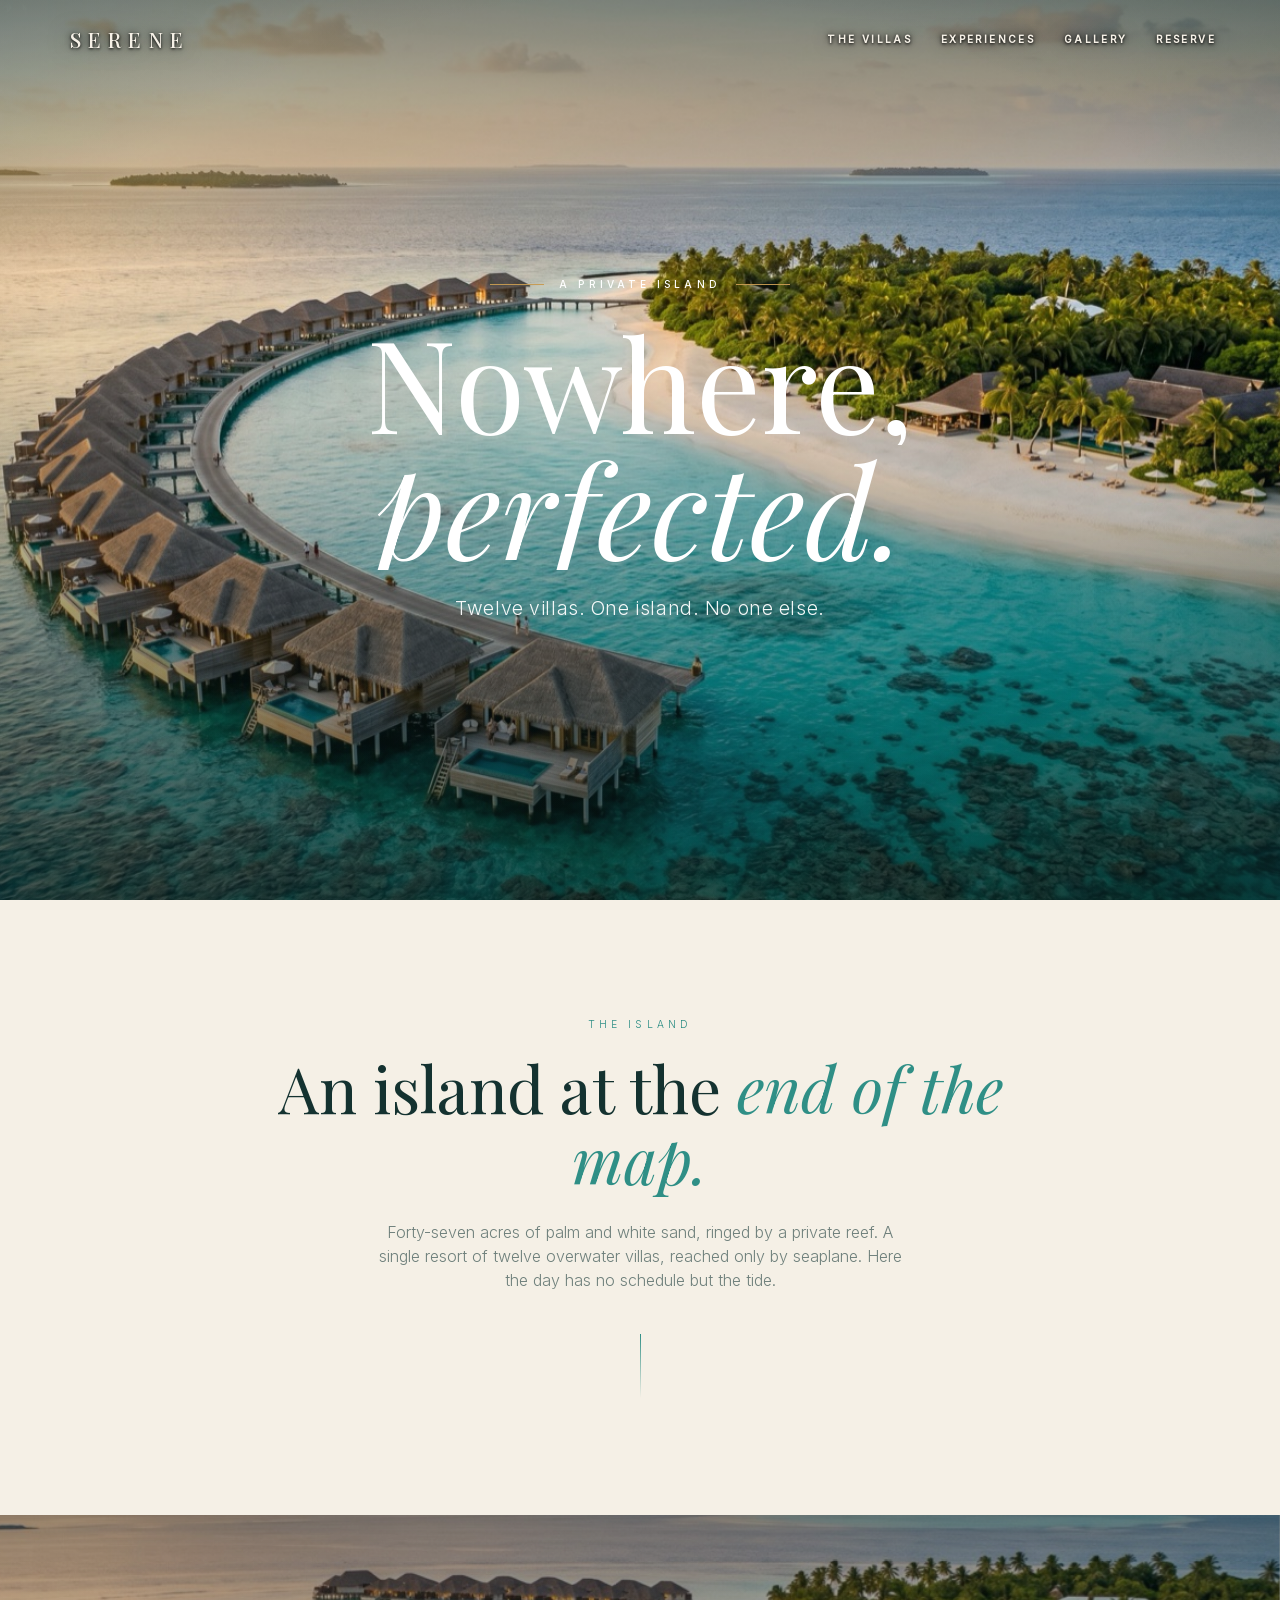
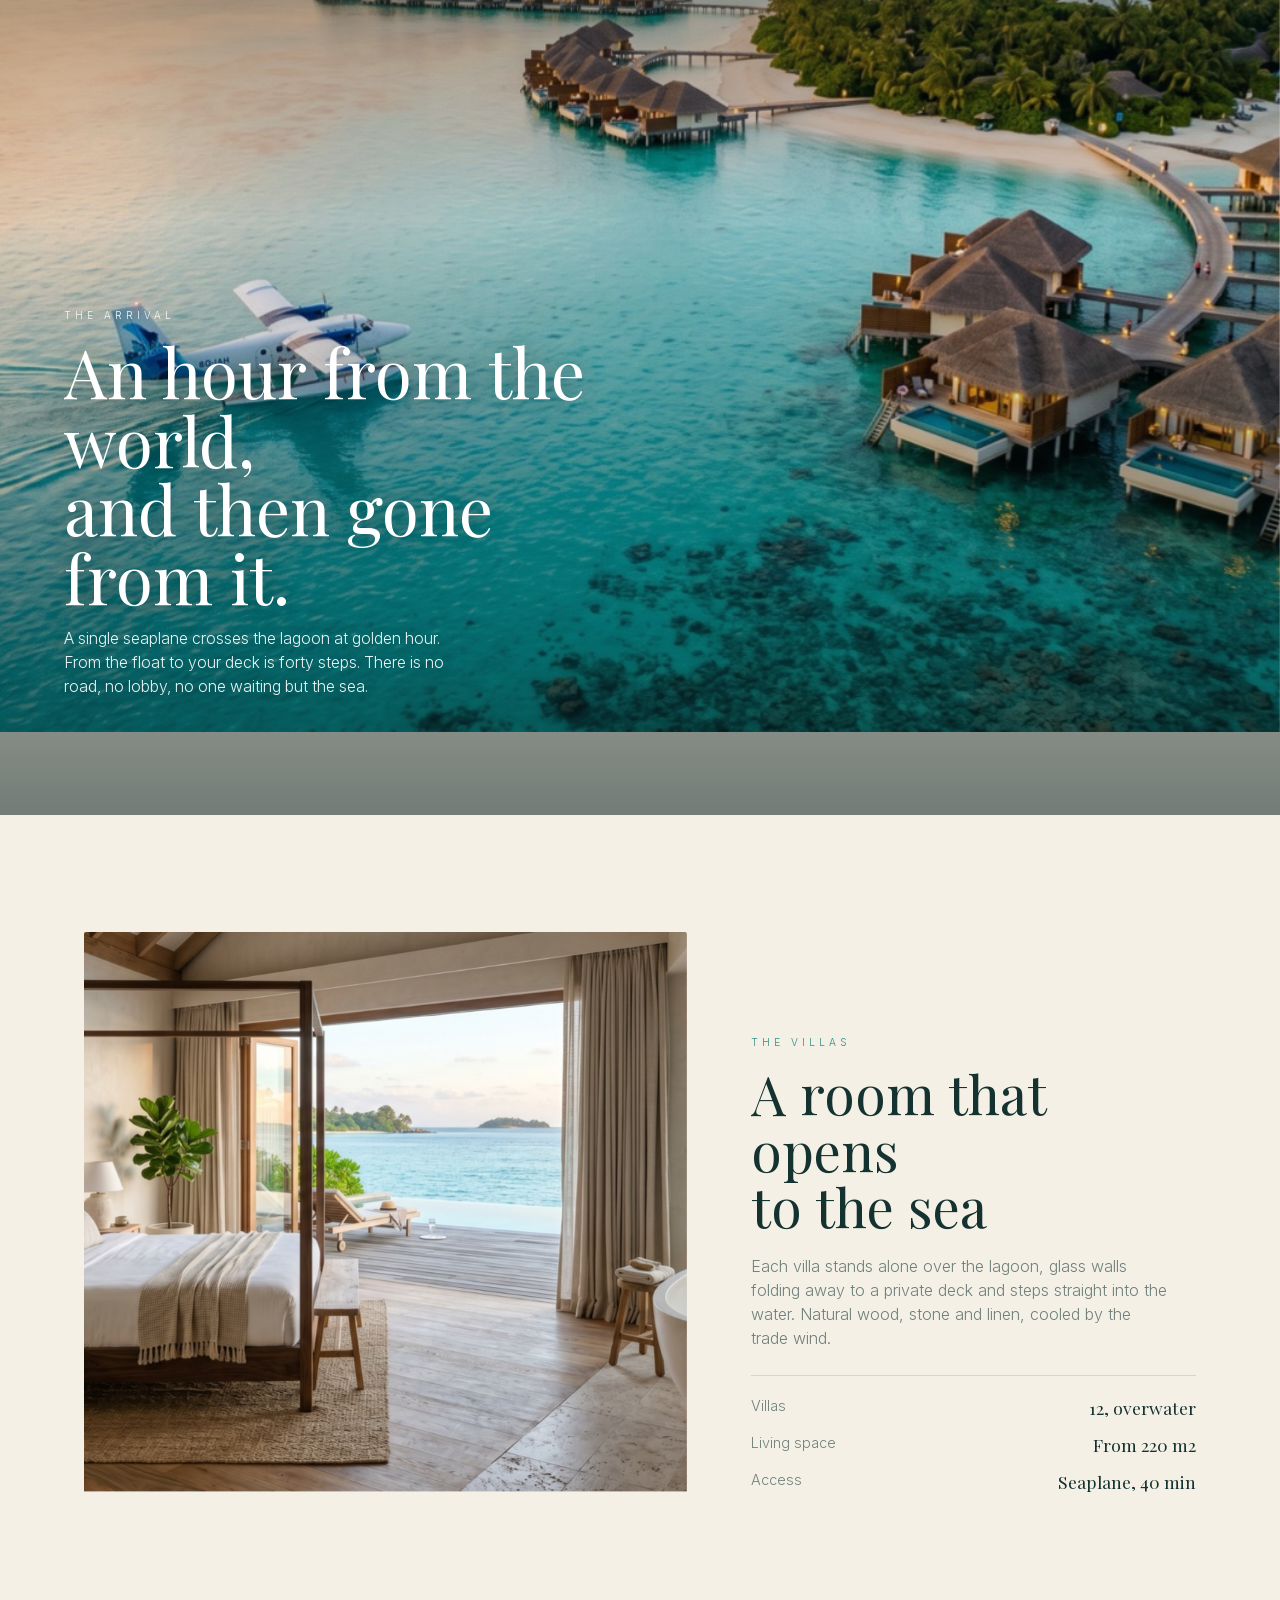
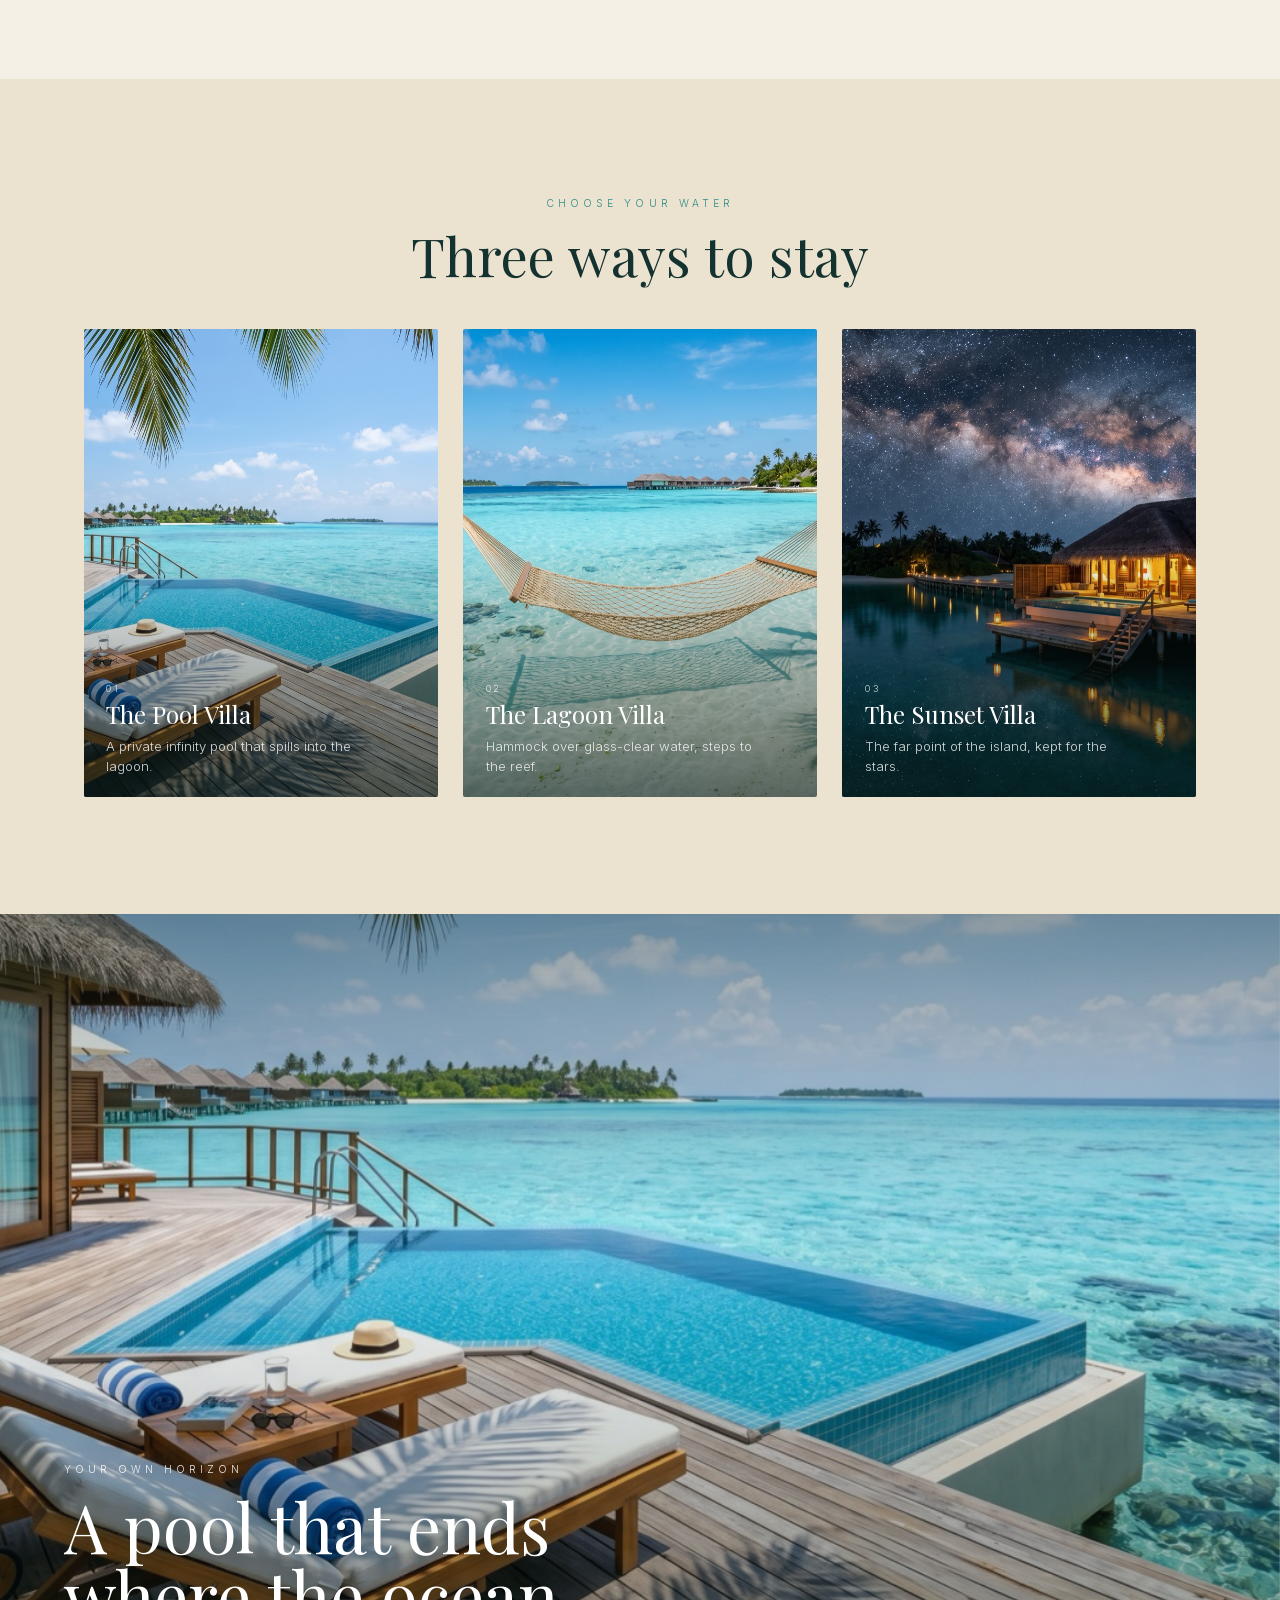
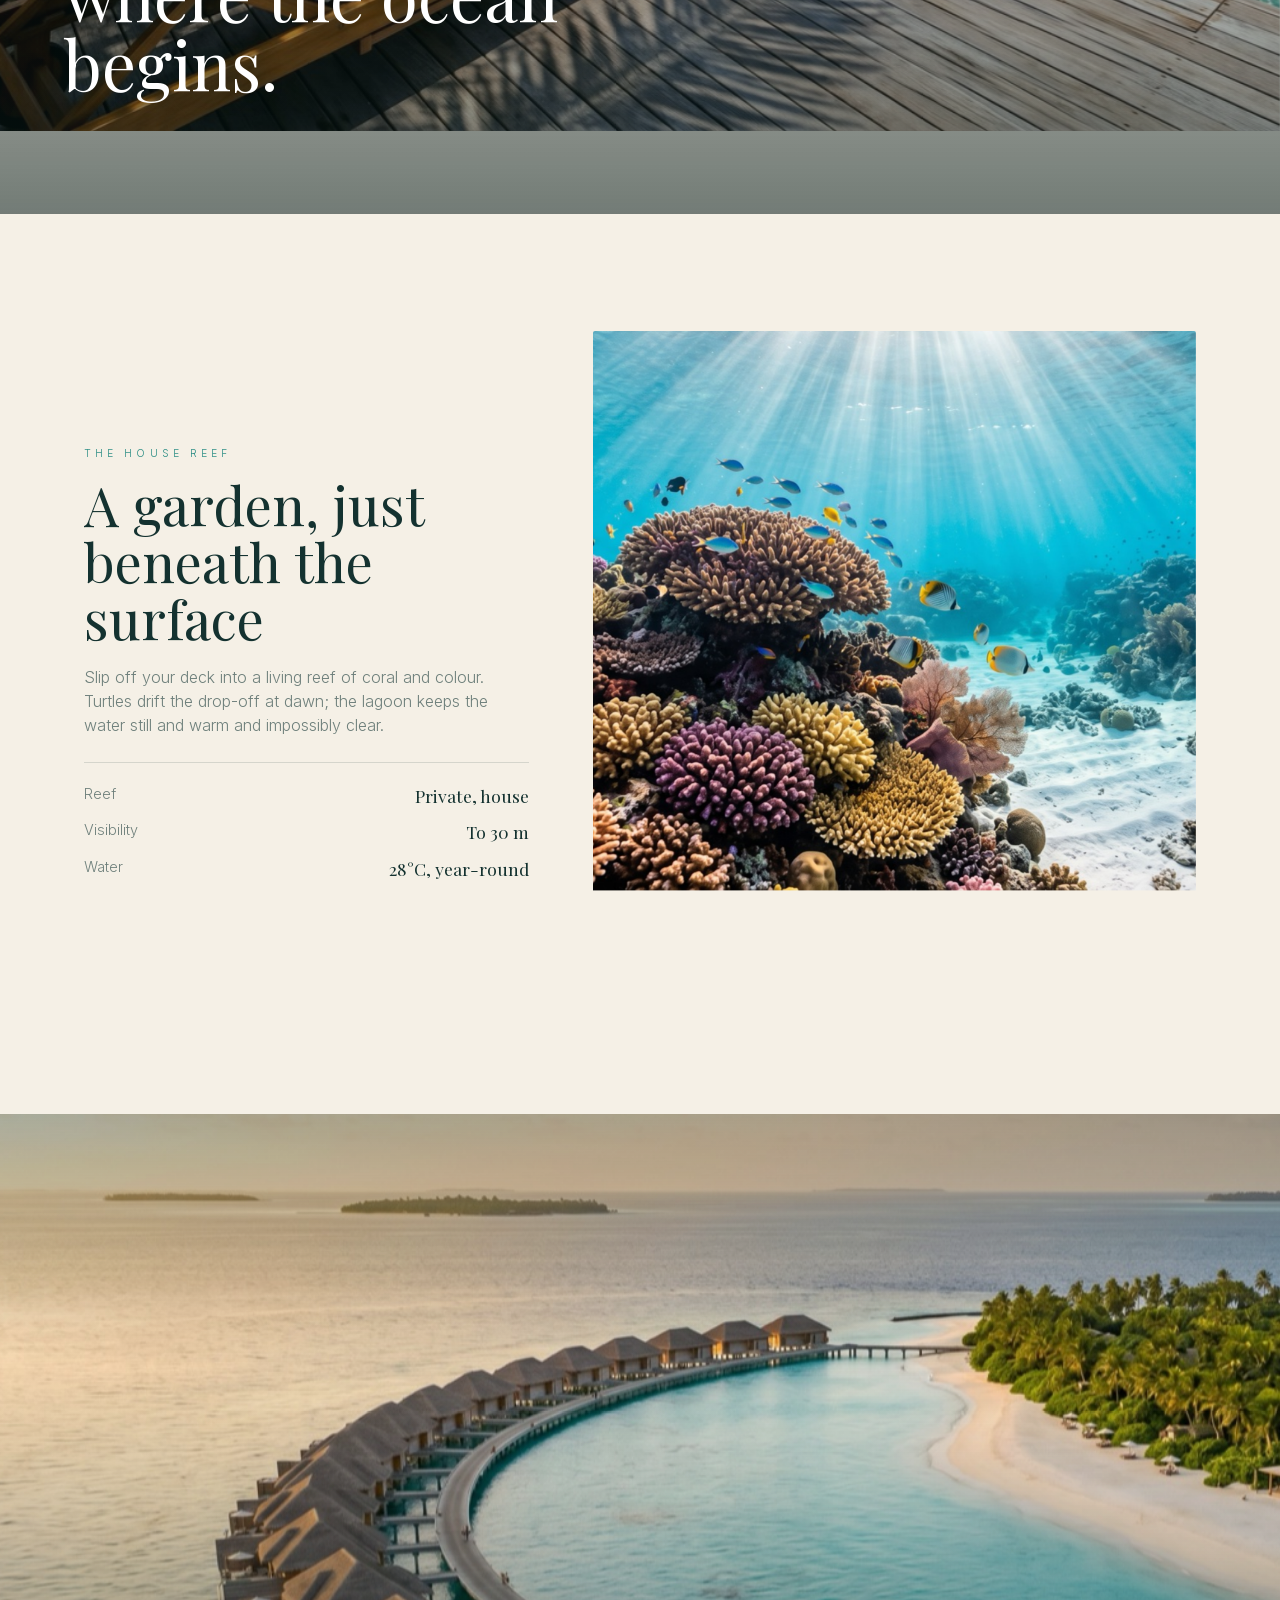
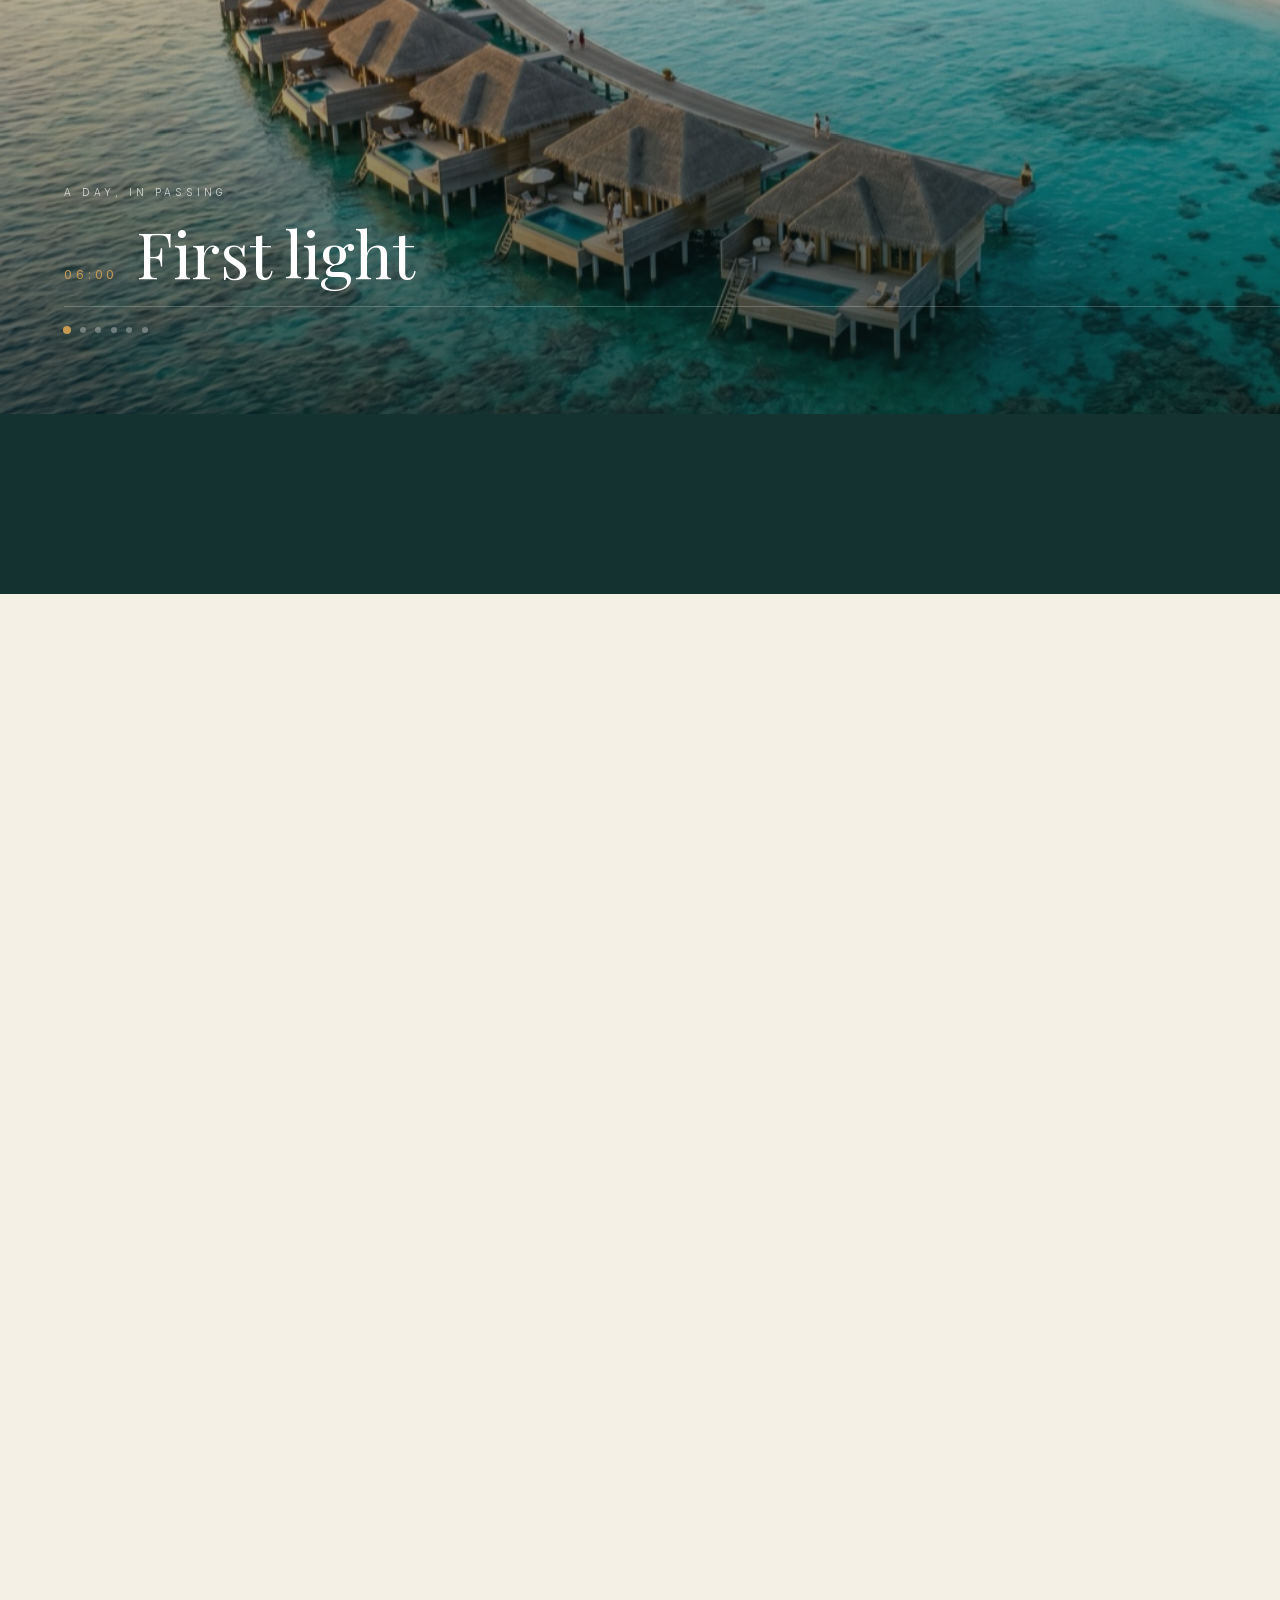
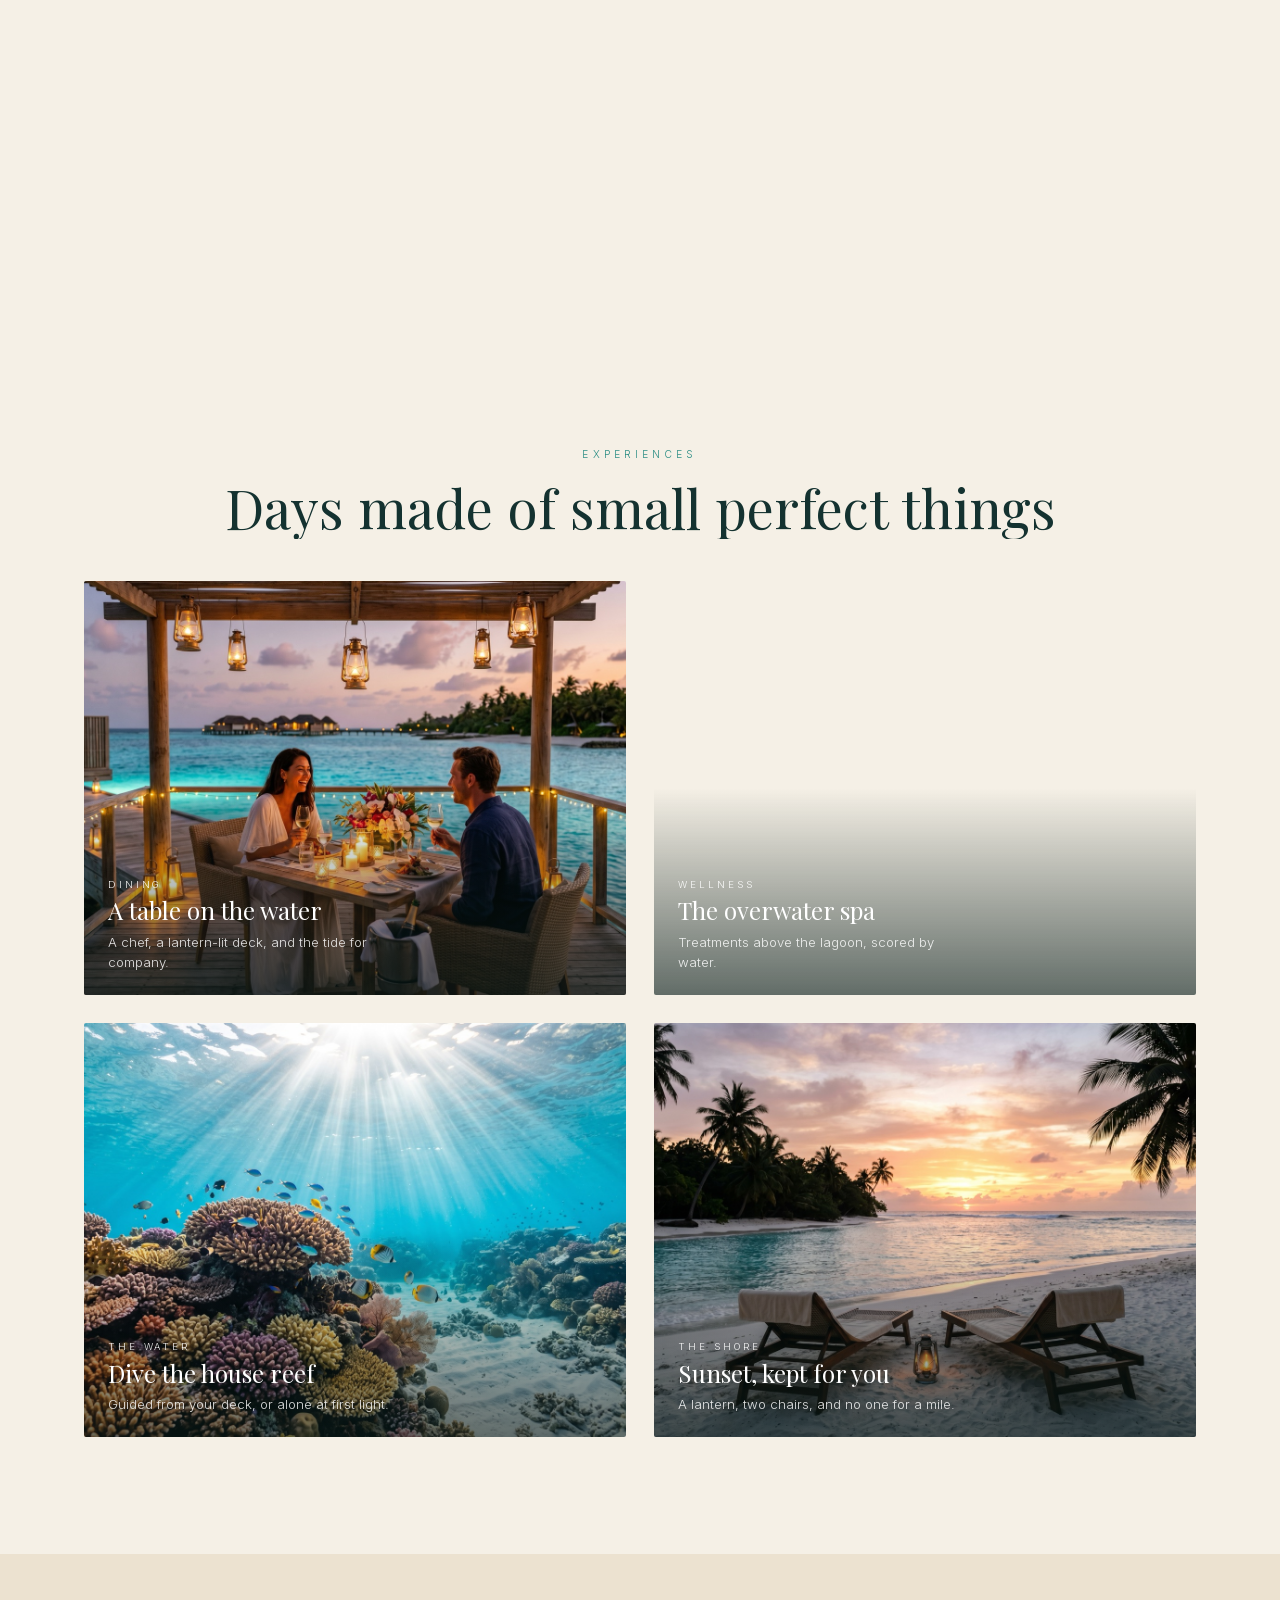
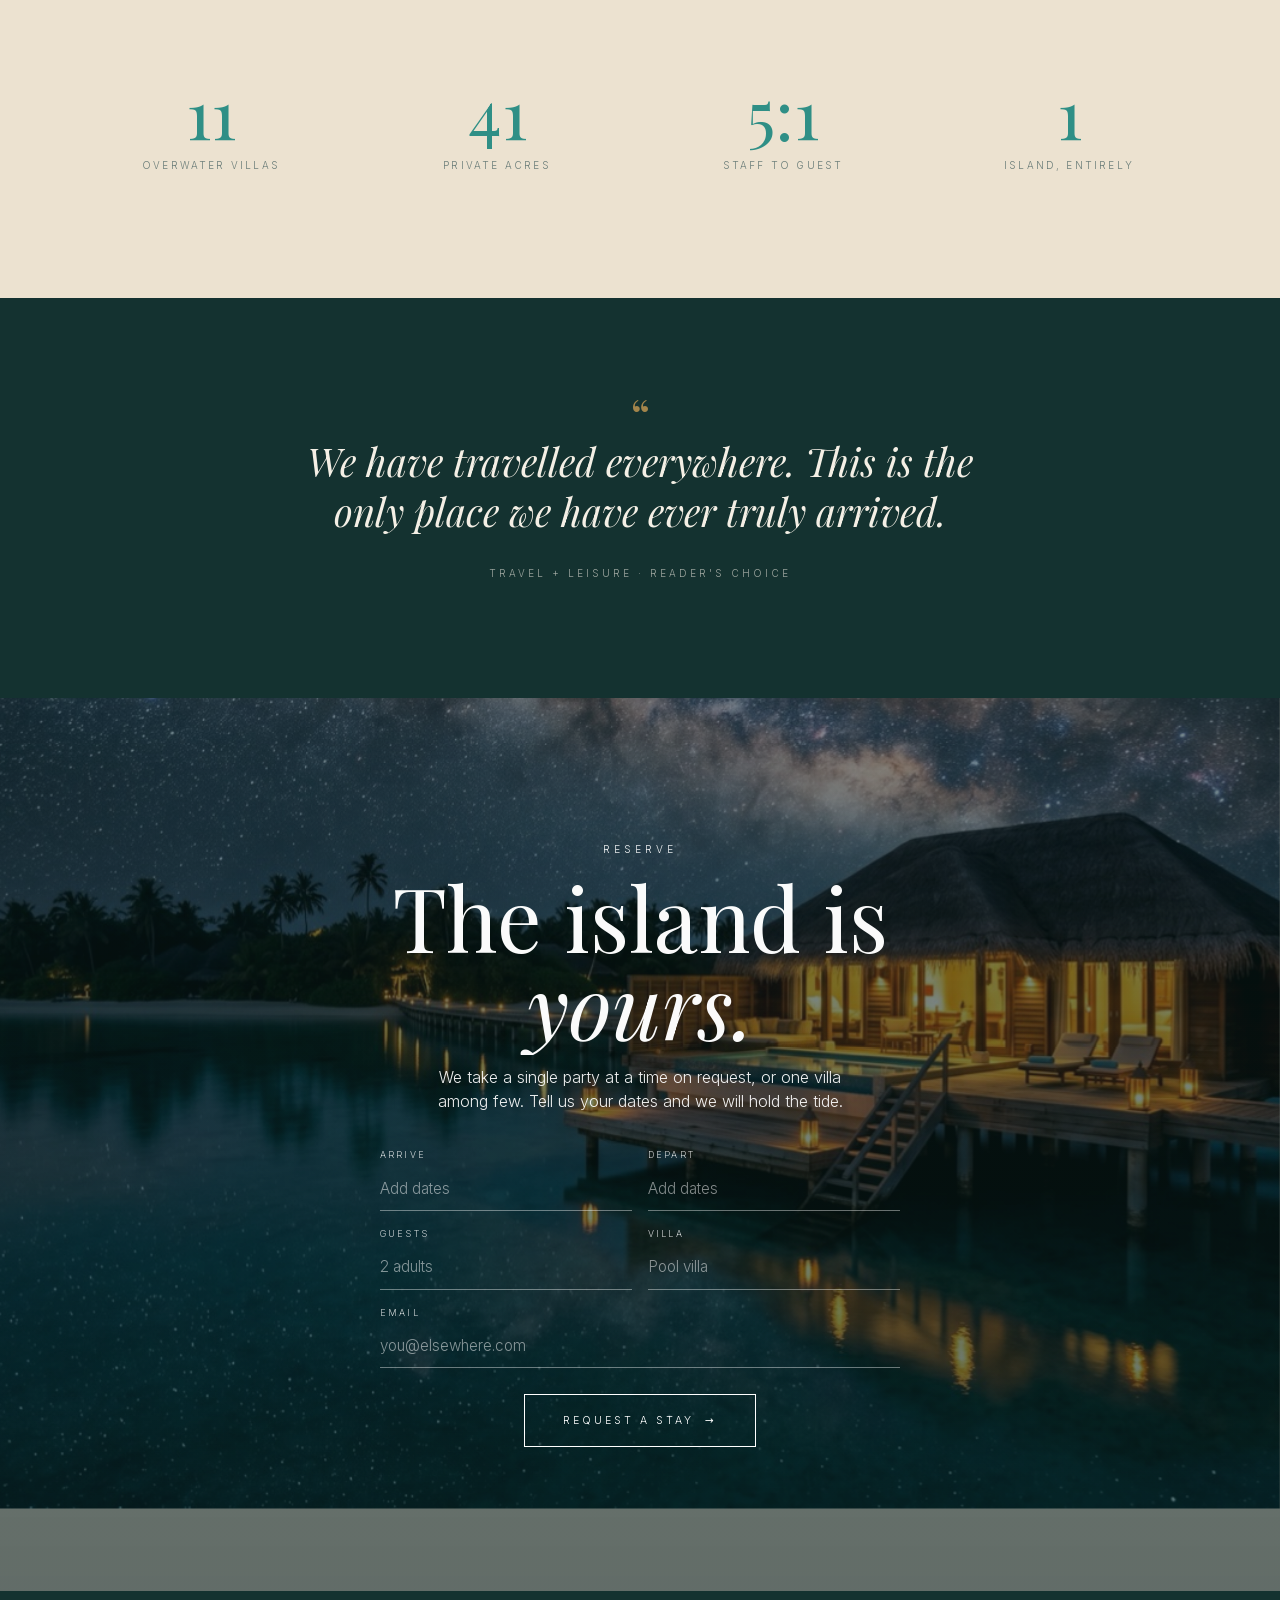
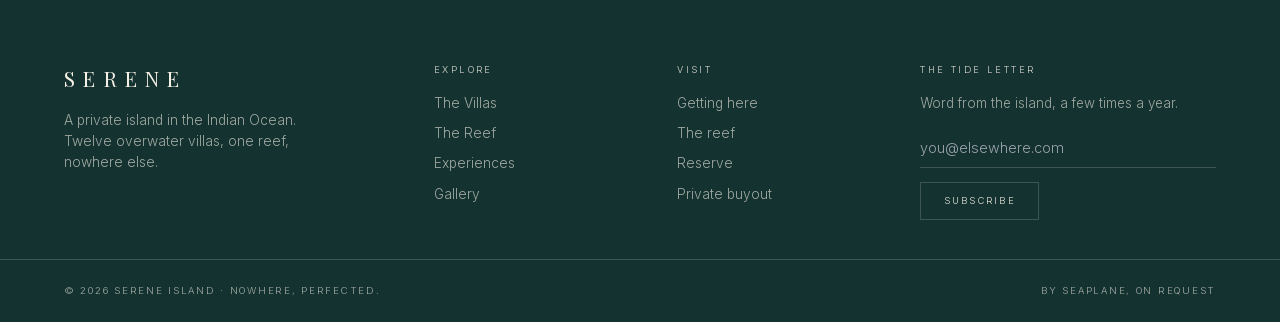
<file: Templates/serene-private-59.aura.build/index.html>
<html data-aura-cms-state="ready" data-aura-runtime="ready" lang="en"><head><script data-offline-runtime="1">(function(){
var D = {"entries": [{"b": "W10=", "t": "application/json"}, {"b": "[base64]/[base64]", "t": "application/json"}, {"b": "[base64]", "t": "application/json"}, {"b": "[base64]", "t": "application/json"}, {"b": "W3sicHJvamVjdF9pZCI6ImU0Yzc2YjU1LWRhYmYtNDEyYS05YWViLWE2NTczZTU5OTZkYiJ9XQ==", "t": "application/json"}, {"b": "[base64]/[base64]/[base64]/[base64]/[base64]", "t": "application/json"}, {"b": "[base64]", "t": "application/json"}, {"b": "[base64]/[base64]/[base64]/[base64]", "t": "application/json"}], "keys": {"https://hoirqrkdgbmvpwutwuwj.supabase.co/rest/v1/shared_react_projects?select=*&slug=ilike.serene-private-59": 0, "https://hoirqrkdgbmvpwutwuwj.supabase.co/rest/v1/shared_react_projects": 0, "https://hoirqrkdgbmvpwutwuwj.supabase.co/rest/v1/rpc/get_public_shared_react_project_by_slug": 0, "https://hoirqrkdgbmvpwutwuwj.supabase.co/rest/v1/shared_react_projects?select=*&custom_domain=ilike.serene-private-59.aura.build": 0, "https://hoirqrkdgbmvpwutwuwj.supabase.co/rest/v1/rpc/get_public_shared_react_project_by_domain": 0, "https://hoirqrkdgbmvpwutwuwj.supabase.co/rest/v1/shared_react_projects?select=*&custom_domain=ilike.aura.build": 0, "https://hoirqrkdgbmvpwutwuwj.supabase.co/rest/v1/shared_code?select=*&slug=ilike.serene-private-59": 1, "https://hoirqrkdgbmvpwutwuwj.supabase.co/rest/v1/shared_code": 1, "https://hoirqrkdgbmvpwutwuwj.supabase.co/rest/v1/shared_code?select=slug%2Ccreated_at&user_id=eq.1a62ed4c-6d0d-4900-8de2-1f3139579949&order=created_at.desc": 2, "https://hoirqrkdgbmvpwutwuwj.supabase.co/rest/v1/public_author_profiles?select=id%2Cfull_name%2Cavatar_url%2Cbio%2Cslug%2Ccreated_at%2Cviews%2Cis_featured%2Cwebsite%2Clocation%2Cis_pro&id=in.%281a62ed4c-6d0d-4900-8de2-1f3139579949%29": 3, "https://hoirqrkdgbmvpwutwuwj.supabase.co/rest/v1/public_author_profiles": 3, "https://hoirqrkdgbmvpwutwuwj.supabase.co/rest/v1/rpc/get_public_share_project_context": 4, "https://hoirqrkdgbmvpwutwuwj.supabase.co/rest/v1/shared_code?select=code%2Cprivate%2Cuser_id%2Cshare_source_code&slug=ilike.wallow-bath-body-63": 5, "https://hoirqrkdgbmvpwutwuwj.supabase.co/rest/v1/projects?select=transition_type%2Ctransition_duration_ms%2Ctransition_easing%2Ctransition_distance_px&id=eq.e4c76b55-dabf-412a-9aeb-a6573e5996db": 0, "https://hoirqrkdgbmvpwutwuwj.supabase.co/rest/v1/projects": 0, "https://hoirqrkdgbmvpwutwuwj.supabase.co/rest/v1/rpc/get_public_project_chats_for_share": 6, "https://hoirqrkdgbmvpwutwuwj.supabase.co/rest/v1/shared_code?select=code%2Cprivate%2Cuser_id%2Cshare_source_code&slug=ilike.aether-architectu-60": 7}};
var E = D.entries, K = D.keys;
function entry(u){
  if (!u) return null;
  if (K[u] != null) return E[K[u]];
  try {
    var x = new URL(u, location.href);
    if (K[x.href] != null) return E[K[x.href]];
    var op = x.origin + x.pathname;
    if (K[op] != null) return E[K[op]];
  } catch(e){}
  return null;
}
function bytes(e){
  var s = atob(e.b), a = new Uint8Array(s.length);
  for (var i=0;i<s.length;i++) a[i] = s.charCodeAt(i);
  return a;
}
window.__offlineDataUri = function(u){
  var e = entry(u);
  return e ? ('data:' + e.t + ';base64,' + e.b) : null;
};
var _fetch = window.fetch;
if (_fetch) window.fetch = function(input, init){
  try {
    var u = (typeof input === 'string') ? input : (input && input.url);
    var e = entry(u);
    if (e) return Promise.resolve(new Response(bytes(e),
      { status:200, headers:{'Content-Type': e.t} }));
  } catch(err){}
  return _fetch.apply(this, arguments);
};
var _open = XMLHttpRequest.prototype.open;
XMLHttpRequest.prototype.open = function(m, u){
  try { this.__offUrl = u; } catch(e){}
  return _open.apply(this, arguments);
};
var _send = XMLHttpRequest.prototype.send;
XMLHttpRequest.prototype.send = function(){
  var e = entry(this.__offUrl);
  if (!e) return _send.apply(this, arguments);
  var self = this, txt = atob(e.b);
  setTimeout(function(){
    try {
      Object.defineProperty(self,'readyState',{value:4,configurable:true});
      Object.defineProperty(self,'status',{value:200,configurable:true});
      Object.defineProperty(self,'responseText',{value:txt,configurable:true});
      Object.defineProperty(self,'response',{value:txt,configurable:true});
    } catch(err){}
    if (typeof self.onreadystatechange === 'function') self.onreadystatechange();
    if (typeof self.onload === 'function') self.onload();
  }, 0);
};
})();</script><script data-offline-resolve="1">(function(){
var ASSET_MAP = {"https://serene-private-59.aura.build/": "assets/c491edd163133fba_file.html", "https://cdn.jsdelivr.net/npm/iconify-icon@2.1.0/dist/iconify-icon.min.js": "assets/758d94838db0cafd_iconify-icon.min.js", "https://serene-private-59.aura.build/assets/modulepreload-polyfill-B5Qt9EMX.js": "assets/modulepreload-polyfill-B5Qt9EMX.js", "https://fonts.googleapis.com/css2?family=Inter:wght@300;400;500;600;700&display=swap": "assets/f32c4a47e91d6996_css2.css", "https://serene-private-59.aura.build/assets/main-B32udqcV.css": "assets/7a0decabeec0f6c5_main-B32udqcV.css", "https://serene-private-59.aura.build/assets/main-BdAyoSDY.js": "assets/main-BdAyoSDY.js", "https://serene-private-59.aura.build/assets/index-BdQq_4o_.js": "assets/index-BdQq_4o_.js", "https://serene-private-59.aura.build/assets/tabs-Da-y_BAX.js": "assets/tabs-Da-y_BAX.js", "https://serene-private-59.aura.build/assets/supabaseTokenFirewall-CAOJGLg6.js": "assets/supabaseTokenFirewall-CAOJGLg6.js", "https://serene-private-59.aura.build/assets/TemplateArtifactsService-DZbL3CbK.js": "assets/TemplateArtifactsService-DZbL3CbK.js", "https://serene-private-59.aura.build/assets/target-DzVqyBgg.js": "assets/target-DzVqyBgg.js", "https://serene-private-59.aura.build/assets/ScreenCapture-5an-u_qQ.js": "assets/ScreenCapture-5an-u_qQ.js", "https://serene-private-59.aura.build/assets/checkbox-CgpE4p6V.js": "assets/checkbox-CgpE4p6V.js", "https://serene-private-59.aura.build/assets/reactPreviewFiles-dS6aP0GR.js": "assets/reactPreviewFiles-dS6aP0GR.js", "https://serene-private-59.aura.build/assets/reactSourceValidation-BEAu25ek.js": "assets/reactSourceValidation-BEAu25ek.js", "https://serene-private-59.aura.build/assets/sandpackUtils-Dlcl8Rou.js": "assets/sandpackUtils-Dlcl8Rou.js", "https://serene-private-59.aura.build/assets/cloud-upload-CAkSAi9w.js": "assets/cloud-upload-CAkSAi9w.js", "https://serene-private-59.aura.build/assets/index-DiLKYspF.js": "assets/index-DiLKYspF.js", "https://serene-private-59.aura.build/assets/copy-CdUAA8iT.js": "assets/copy-CdUAA8iT.js", "https://serene-private-59.aura.build/assets/supabaseFunctions-DkwAaifj.js": "assets/supabaseFunctions-DkwAaifj.js", "https://serene-private-59.aura.build/assets/bookmark-KY6EOK5-.js": "assets/bookmark-KY6EOK5-.js", "https://serene-private-59.aura.build/assets/shuffle-UjTJrdvn.js": "assets/shuffle-UjTJrdvn.js", "https://serene-private-59.aura.build/assets/save-BUoW9SkX.js": "assets/save-BUoW9SkX.js", "https://serene-private-59.aura.build/assets/undo-2-DhRosNDD.js": "assets/undo-2-DhRosNDD.js", "https://serene-private-59.aura.build/assets/RemixPopover-BH6jQTbj.js": "assets/RemixPopover-BH6jQTbj.js", "https://serene-private-59.aura.build/assets/iconBase-B1N61ZGh.js": "assets/iconBase-B1N61ZGh.js", "https://serene-private-59.aura.build/assets/htmlToReactConversion-DhsKKTZ8.js": "assets/htmlToReactConversion-DhsKKTZ8.js", "https://serene-private-59.aura.build/assets/iframeTransitions-DQpAX9dc.js": "assets/iframeTransitions-DQpAX9dc.js", "https://serene-private-59.aura.build/assets/select-Czvn8Rmw.js": "assets/select-Czvn8Rmw.js", "https://serene-private-59.aura.build/assets/reactProjectRepair-C7Couf6p.js": "assets/reactProjectRepair-C7Couf6p.js", "https://serene-private-59.aura.build/assets/CustomPreviewContainer-mvrx5jN8.js": "assets/CustomPreviewContainer-mvrx5jN8.js", "https://serene-private-59.aura.build/assets/lock-CHCN4GDy.js": "assets/lock-CHCN4GDy.js", "https://serene-private-59.aura.build/assets/avatar-ByxrpQIv.js": "assets/avatar-ByxrpQIv.js", "https://serene-private-59.aura.build/assets/index-5rsGIdKT.js": "assets/index-5rsGIdKT.js", "https://serene-private-59.aura.build/assets/reactProjectPages-oL-ViPrD.js": "assets/reactProjectPages-oL-ViPrD.js", "https://serene-private-59.aura.build/assets/reactLocalPreviewSupport-CrKYDiAb.js": "assets/reactLocalPreviewSupport-CrKYDiAb.js", "https://serene-private-59.aura.build/assets/useModelSiteDelivery-DsxJn48t.js": "assets/useModelSiteDelivery-DsxJn48t.js", "https://serene-private-59.aura.build/assets/PublishedReactArtifactPreview-DJiYolci.js": "assets/PublishedReactArtifactPreview-DJiYolci.js", "https://serene-private-59.aura.build/assets/camera-C2AtVEwt.js": "assets/camera-C2AtVEwt.js", "https://serene-private-59.aura.build/assets/previewFrameSizes-DbqEjwpB.js": "assets/previewFrameSizes-DbqEjwpB.js", "https://serene-private-59.aura.build/assets/reactCmsRuntime-DJx9dyyb.js": "assets/reactCmsRuntime-DJx9dyyb.js", "https://serene-private-59.aura.build/assets/reactPublishing-BHUuBvhl.js": "assets/reactPublishing-BHUuBvhl.js", "https://serene-private-59.aura.build/assets/cmsLoopUtils-C6zp0oUL.js": "assets/cmsLoopUtils-C6zp0oUL.js", "https://serene-private-59.aura.build/assets/PublicSharedSiteResolver-BssLR57p.js": "assets/PublicSharedSiteResolver-BssLR57p.js", "https://serene-private-59.aura.build/assets/SandpackContainer-CRvwIDMt.js": "assets/SandpackContainer-CRvwIDMt.js", "https://serene-private-59.aura.build/assets/prism-C6PSWOq9.js": "assets/prism-C6PSWOq9.js", "https://hoirqrkdgbmvpwutwuwj.supabase.co/rest/v1/shared_react_projects?select=*&slug=ilike.serene-private-59": "assets/4f53cda18c2baa0c_shared_react_projects.json", "https://hoirqrkdgbmvpwutwuwj.supabase.co/rest/v1/rpc/get_public_shared_react_project_by_slug": "assets/4f53cda18c2baa0c_shared_react_projects.json", "https://hoirqrkdgbmvpwutwuwj.supabase.co/rest/v1/shared_react_projects?select=*&custom_domain=ilike.serene-private-59.aura.build": "assets/4f53cda18c2baa0c_shared_react_projects.json", "https://hoirqrkdgbmvpwutwuwj.supabase.co/rest/v1/rpc/get_public_shared_react_project_by_domain": "assets/4f53cda18c2baa0c_shared_react_projects.json", "https://hoirqrkdgbmvpwutwuwj.supabase.co/rest/v1/shared_react_projects?select=*&custom_domain=ilike.aura.build": "assets/4f53cda18c2baa0c_shared_react_projects.json", "https://hoirqrkdgbmvpwutwuwj.supabase.co/rest/v1/shared_code?select=*&slug=ilike.serene-private-59": "assets/b42e2b7ac8b8cac1_shared_code.json", "https://hoirqrkdgbmvpwutwuwj.supabase.co/rest/v1/shared_code?select=slug%2Ccreated_at&user_id=eq.1a62ed4c-6d0d-4900-8de2-1f3139579949&order=created_at.desc": "assets/c745a16852d84928_shared_code.json", "https://hoirqrkdgbmvpwutwuwj.supabase.co/rest/v1/public_author_profiles?select=id%2Cfull_name%2Cavatar_url%2Cbio%2Cslug%2Ccreated_at%2Cviews%2Cis_featured%2Cwebsite%2Clocation%2Cis_pro&id=in.%281a62ed4c-6d0d-4900-8de2-1f3139579949%29": "assets/37ea16a43f5f238b_public_author_profiles.json", "https://serene-private-59.aura.build/logo-aura-gray.svg": "assets/23a9f32ff7d46956_logo-aura-gray.svg", "https://unpkg.com/lenis@1.1.13/dist/lenis.min.js": "assets/b2958f142f832f0d_lenis.min.js", "https://fonts.googleapis.com/css2?family=Playfair+Display:ital,wght@0,400;0,500;0,600;1,400;1,500&family=Inter:wght@300;400;500&display=swap": "assets/eb7360c87e44b784_css2.css", "https://fonts.gstatic.com/s/inter/v20/UcC73FwrK3iLTeHuS_nVMrMxCp50SjIa1ZL7W0Q5nw.woff2": "assets/c940764593d0fe5d_UcC73FwrK3iLTeHuS_nVMrMxCp50Sj.woff2", "https://hoirqrkdgbmvpwutwuwj.supabase.co/storage/v1/object/public/preview-images/serene-private-59.png": "assets/327d8f1e1689bc45_serene-private-59.png", "https://hoirqrkdgbmvpwutwuwj.supabase.co/rest/v1/rpc/get_public_share_project_context": "assets/8ecf02edda0ea685_get_public_share_project_conte.json", "https://cdn.jsdelivr.net/gh/VanhDc/aura-assets@atoll-v2/atoll/img/aerial-hero.jpg": "assets/b0465358f283f0fe_aerial-hero.jpg", "https://cdnjs.cloudflare.com/ajax/libs/gsap/3.12.5/ScrollTrigger.min.js": "assets/ad33c2df9ada8a66_ScrollTrigger.min.js", "https://cdnjs.cloudflare.com/ajax/libs/gsap/3.12.5/gsap.min.js": "assets/28033e449a31ebcc_gsap.min.js", "https://hoirqrkdgbmvpwutwuwj.supabase.co/rest/v1/shared_code?select=code%2Cprivate%2Cuser_id%2Cshare_source_code&slug=ilike.wallow-bath-body-63": "assets/58a50d5179e19bc2_shared_code.json", "https://hoirqrkdgbmvpwutwuwj.supabase.co/rest/v1/projects?select=transition_type%2Ctransition_duration_ms%2Ctransition_easing%2Ctransition_distance_px&id=eq.e4c76b55-dabf-412a-9aeb-a6573e5996db": "assets/4f53cda18c2baa0c_shared_react_projects.json", "https://hoirqrkdgbmvpwutwuwj.supabase.co/rest/v1/rpc/get_public_project_chats_for_share": "assets/522ed266085ccc30_get_public_project_chats_for_s.json", "https://hoirqrkdgbmvpwutwuwj.supabase.co/rest/v1/shared_code?select=code%2Cprivate%2Cuser_id%2Cshare_source_code&slug=ilike.aether-architectu-60": "assets/47c665c7e5fb9790_shared_code.json", "https://cdn.tailwindcss.com/3.4.17": "assets/176e894661aa9cdc_3.4.17", "https://fonts.gstatic.com/s/playfairdisplay/v40/nuFiD-vYSZviVYUb_rj3ij__anPXDTzYgEM86xQ.woff2": "assets/5d91eb5d522a0308_nuFiD-vYSZviVYUb_rj3ij__anPXDT.woff2", "https://fonts.gstatic.com/s/playfairdisplay/v40/nuFkD-vYSZviVYUb_rj3ij__anPXDTnogkk7yRZrPA.woff2": "assets/c68530044e7c4ce6_nuFkD-vYSZviVYUb_rj3ij__anPXDT.woff2", "https://cdn.jsdelivr.net/gh/VanhDc/aura-assets@atoll-v2/atoll/img/seaplane.jpg": "assets/fbcbe90aaf33aa47_seaplane.jpg", "https://cdn.jsdelivr.net/gh/VanhDc/aura-assets@atoll-v2/atoll/img/suite-interior.jpg": "assets/c40bdeb41e958406_suite-interior.jpg", "https://cdn.jsdelivr.net/gh/VanhDc/aura-assets@atoll-v2/atoll/img/night.jpg": "assets/509eb5be80908f5d_night.jpg", "https://cdn.jsdelivr.net/gh/VanhDc/aura-assets@atoll-v2/atoll/img/hammock.jpg": "assets/0c93ebb4927160af_hammock.jpg", "https://cdn.jsdelivr.net/gh/VanhDc/aura-assets@atoll-v2/atoll/img/infinity-pool.jpg": "assets/f2be86883ebb35e0_infinity-pool.jpg", "https://cdn.jsdelivr.net/gh/VanhDc/aura-assets@atoll-v2/atoll/img/reef.jpg": "assets/ff5852aaae963179_reef.jpg", "https://cdn.jsdelivr.net/gh/VanhDc/aura-assets@atoll-v2/atoll/img/beach-dusk.jpg": "assets/34cc92b59bd30de0_beach-dusk.jpg", "https://cdn.jsdelivr.net/gh/VanhDc/aura-assets@atoll-v2/atoll/img/dining.jpg": "assets/ae7a1d27c42ce968_dining.jpg", "https://cdn.jsdelivr.net/gh/VanhDc/aura-assets@atoll-v2/atoll/img/spa.jpg": "assets/3e8f6ffea687c3d3_spa.jpg", "https://cdn.tailwindcss.com": "assets/176e894661aa9cdc_3.4.17", "https://serene-private-59.aura.build/assets/star-BYpz40KV.js": "assets/star-BYpz40KV.js", "https://serene-private-59.aura.build/assets/upload-Cd7n8diL.js": "assets/upload-Cd7n8diL.js", "https://serene-private-59.aura.build/assets/NewsletterModal-O20SjVQP.js": "assets/NewsletterModal-O20SjVQP.js", "https://serene-private-59.aura.build/assets/designSystemAttachments-B_24uI2F.js": "assets/designSystemAttachments-B_24uI2F.js", "https://serene-private-59.aura.build/assets/Mcp-CRw8-Li_.js": "assets/Mcp-CRw8-Li_.js", "https://serene-private-59.aura.build/assets/chart-column-nFzsMfG_.js": "assets/chart-column-nFzsMfG_.js", "https://serene-private-59.aura.build/assets/CMSPage-DQWz3UTe.js": "assets/CMSPage-DQWz3UTe.js", "https://serene-private-59.aura.build/assets/code-xml-CdskgIng.js": "assets/code-xml-CdskgIng.js", "https://serene-private-59.aura.build/assets/crown-BSiITmvw.js": "assets/crown-BSiITmvw.js", "https://serene-private-59.aura.build/assets/DesignSystemPreview-CyupO8Od.js": "assets/DesignSystemPreview-CyupO8Od.js", "https://serene-private-59.aura.build/assets/folder-open-y34B0vkA.js": "assets/folder-open-y34B0vkA.js", "https://serene-private-59.aura.build/assets/CreateTemplateShelves-BVI9JkZ8.js": "assets/CreateTemplateShelves-BVI9JkZ8.js", "https://serene-private-59.aura.build/assets/html2canvas.esm-CBrSDip1.js": "assets/html2canvas.esm-CBrSDip1.js", "https://serene-private-59.aura.build/assets/activity-Bdi-yn5d.js": "assets/activity-Bdi-yn5d.js", "https://serene-private-59.aura.build/assets/codeSessionPreviewConfig-C1k_LSWB.js": "assets/codeSessionPreviewConfig-C1k_LSWB.js", "https://serene-private-59.aura.build/assets/layers-2-CCXUPVwf.js": "assets/layers-2-CCXUPVwf.js", "https://serene-private-59.aura.build/assets/googleAds-CHdBmgca.js": "assets/googleAds-CHdBmgca.js", "https://serene-private-59.aura.build/assets/search-CUKR9zXX.js": "assets/search-CUKR9zXX.js", "https://serene-private-59.aura.build/assets/credit-card-CD62g1_6.js": "assets/credit-card-CD62g1_6.js", "https://serene-private-59.aura.build/assets/layout-template-QhUgN8Hq.js": "assets/layout-template-QhUgN8Hq.js", "https://serene-private-59.aura.build/assets/file-question-Cnt51KN1.js": "assets/file-question-Cnt51KN1.js", "https://serene-private-59.aura.build/assets/scroll-area-DzpxyD4p.js": "assets/scroll-area-DzpxyD4p.js", "https://serene-private-59.aura.build/assets/user-check-B5L8h5EP.js": "assets/user-check-B5L8h5EP.js", "https://serene-private-59.aura.build/assets/arrow-up-down-Czrjb0zm.js": "assets/arrow-up-down-Czrjb0zm.js", "https://serene-private-59.aura.build/assets/panel-left-Diq_K11r.js": "assets/panel-left-Diq_K11r.js", "https://serene-private-59.aura.build/assets/unplug-DQk3e_ao.js": "assets/unplug-DQk3e_ao.js", "https://serene-private-59.aura.build/assets/boxes-hi9V9U-z.js": "assets/boxes-hi9V9U-z.js", "https://serene-private-59.aura.build/assets/UpscalePopover-2ZpPdACE.js": "assets/UpscalePopover-2ZpPdACE.js", "https://serene-private-59.aura.build/assets/file-C5k_Lcji.js": "assets/file-C5k_Lcji.js", "https://serene-private-59.aura.build/assets/useQuery-BcgEBumk.js": "assets/useQuery-BcgEBumk.js", "https://serene-private-59.aura.build/assets/draggable-popover-H5pqAGmy.js": "assets/draggable-popover-H5pqAGmy.js", "https://serene-private-59.aura.build/assets/alert-BsO5lYOs.js": "assets/alert-BsO5lYOs.js", "https://serene-private-59.aura.build/assets/reactSupabase-D1_yxdur.js": "assets/reactSupabase-D1_yxdur.js", "https://serene-private-59.aura.build/assets/HtmlPreviewFrame-lEYF6t0O.js": "assets/HtmlPreviewFrame-lEYF6t0O.js", "https://serene-private-59.aura.build/assets/circle-check-big-C1Ein-ie.js": "assets/circle-check-big-C1Ein-ie.js", "https://serene-private-59.aura.build/assets/DesignSystemsService-XOrlzBwG.js": "assets/DesignSystemsService-XOrlzBwG.js", "https://serene-private-59.aura.build/assets/CanvasPublicReview-BKSVWnXh.js": "assets/CanvasPublicReview-BKSVWnXh.js", "https://serene-private-59.aura.build/assets/flame-DsrSPl9S.js": "assets/flame-DsrSPl9S.js", "https://serene-private-59.aura.build/assets/message-square-heart-D6bkma6M.js": "assets/message-square-heart-D6bkma6M.js", "https://serene-private-59.aura.build/assets/canvasHyperframesComposition-CSbfZReC.js": "assets/canvasHyperframesComposition-CSbfZReC.js", "https://serene-private-59.aura.build/assets/badge-check-CkAoiBPK.js": "assets/badge-check-CkAoiBPK.js", "https://serene-private-59.aura.build/assets/codeAgentClient-B0owgtGg.js": "assets/codeAgentClient-B0owgtGg.js", "https://serene-private-59.aura.build/assets/file-code-2-Bf2Q1Dx1.js": "assets/file-code-2-Bf2Q1Dx1.js", "https://serene-private-59.aura.build/assets/BarChart-BEEN45Nc.js": "assets/BarChart-BEEN45Nc.js", "https://serene-private-59.aura.build/assets/SettingsModal-DJLyCSQ6.js": "assets/SettingsModal-DJLyCSQ6.js", "https://serene-private-59.aura.build/assets/users-AoZWO1Js.js": "assets/users-AoZWO1Js.js", "https://serene-private-59.aura.build/assets/modelAssets-DF9nt4Ii.js": "assets/modelAssets-DF9nt4Ii.js", "https://serene-private-59.aura.build/assets/maximize-DdNstYV2.js": "assets/maximize-DdNstYV2.js", "https://serene-private-59.aura.build/assets/RecentChatsAndIterationsSection-BQX3ts52.js": "assets/RecentChatsAndIterationsSection-BQX3ts52.js", "https://serene-private-59.aura.build/assets/LibraryHero-DSWWQiKg.js": "assets/LibraryHero-DSWWQiKg.js", "https://serene-private-59.aura.build/assets/SignInModal-DS0nxb2l.js": "assets/SignInModal-DS0nxb2l.js", "https://serene-private-59.aura.build/assets/colorUtils-JuwdntXj.js": "assets/colorUtils-JuwdntXj.js", "https://serene-private-59.aura.build/assets/minus-byum8_CA.js": "assets/minus-byum8_CA.js", "https://serene-private-59.aura.build/assets/MarkdownContent-Cpq7Wxfa.js": "assets/MarkdownContent-Cpq7Wxfa.js", "https://serene-private-59.aura.build/assets/ChangelogView-Cg6Z69fS.js": "assets/ChangelogView-Cg6Z69fS.js", "https://serene-private-59.aura.build/assets/DesignSystemEditorModal-BOXEyPS9.js": "assets/DesignSystemEditorModal-BOXEyPS9.js", "https://serene-private-59.aura.build/assets/ResetPassword-e15gkyd7.js": "assets/ResetPassword-e15gkyd7.js", "https://serene-private-59.aura.build/assets/CreditPurchaseModal-iRfRWSX0.js": "assets/CreditPurchaseModal-iRfRWSX0.js", "https://serene-private-59.aura.build/assets/trending-up-CuksfzdO.js": "assets/trending-up-CuksfzdO.js", "https://serene-private-59.aura.build/assets/componentCenteringUtils-D5WdjxUy.js": "assets/componentCenteringUtils-D5WdjxUy.js", "https://serene-private-59.aura.build/assets/chatImageUtils-uEFRLEXh.js": "assets/chatImageUtils-uEFRLEXh.js", "https://serene-private-59.aura.build/assets/ComponentService-BXAtw_q2.js": "assets/ComponentService-BXAtw_q2.js", "https://serene-private-59.aura.build/assets/infiniteScrollingUtils-Bslvs3lW.js": "assets/infiniteScrollingUtils-Bslvs3lW.js", "https://serene-private-59.aura.build/assets/githubUtils-hosqJxwR.js": "assets/githubUtils-hosqJxwR.js", "https://serene-private-59.aura.build/assets/CodeBrailleLoader-C-V2YYsO.js": "assets/CodeBrailleLoader-C-V2YYsO.js", "https://serene-private-59.aura.build/assets/PublishedReactProjectCard-vzILE74P.js": "assets/PublishedReactProjectCard-vzILE74P.js", "https://serene-private-59.aura.build/assets/TemplateDetail-DuvFNA6H.js": "assets/TemplateDetail-DuvFNA6H.js", "https://serene-private-59.aura.build/assets/User-U8QqmyfA.js": "assets/User-U8QqmyfA.js", "https://serene-private-59.aura.build/assets/codeStorage-D46pBoJF.js": "assets/codeStorage-D46pBoJF.js", "https://serene-private-59.aura.build/assets/authErrors-CF7Xi5Vk.js": "assets/authErrors-CF7Xi5Vk.js", "https://serene-private-59.aura.build/assets/html-mRJOnki9.js": "assets/html-mRJOnki9.js", "https://serene-private-59.aura.build/assets/trash-2-kXsIpTru.js": "assets/trash-2-kXsIpTru.js", "https://serene-private-59.aura.build/assets/lock-keyhole-DTCRpnf3.js": "assets/lock-keyhole-DTCRpnf3.js", "https://serene-private-59.aura.build/assets/form-tgdB1pWe.js": "assets/form-tgdB1pWe.js", "https://serene-private-59.aura.build/assets/TrialLimitReachedModal-BLJIacKz.js": "assets/TrialLimitReachedModal-BLJIacKz.js", "https://serene-private-59.aura.build/assets/gradientTextFix-DrCMmlC8.js": "assets/gradientTextFix-DrCMmlC8.js", "https://serene-private-59.aura.build/assets/canvasProjectsService-CCcceeII.js": "assets/canvasProjectsService-CCcceeII.js", "https://serene-private-59.aura.build/assets/user-BVAkdhSF.js": "assets/user-BVAkdhSF.js", "https://serene-private-59.aura.build/assets/sun-moon-BhyjATAW.js": "assets/sun-moon-BhyjATAW.js", "https://serene-private-59.aura.build/assets/ImageModal-De_VsPGM.js": "assets/ImageModal-De_VsPGM.js", "https://serene-private-59.aura.build/assets/stripe-CjwY5BA2.js": "assets/stripe-CjwY5BA2.js", "https://serene-private-59.aura.build/assets/play-aLhFmtQG.js": "assets/play-aLhFmtQG.js", "https://serene-private-59.aura.build/assets/usePurchase-CaLuoKMb.js": "assets/usePurchase-CaLuoKMb.js", "https://serene-private-59.aura.build/assets/bot-20g5eDfk.js": "assets/bot-20g5eDfk.js", "https://serene-private-59.aura.build/assets/TemplateAnalytics-BdtC4pvS.js": "assets/TemplateAnalytics-BdtC4pvS.js", "https://serene-private-59.aura.build/assets/ImagePicker-CcRCU3no.js": "assets/ImagePicker-CcRCU3no.js", "https://serene-private-59.aura.build/assets/Learn-D070hT2P.js": "assets/Learn-D070hT2P.js", "https://serene-private-59.aura.build/assets/CanvasPreview-Bd-VaL5L.js": "assets/CanvasPreview-Bd-VaL5L.js", "https://serene-private-59.aura.build/assets/message-square-text-BOqFEmnJ.js": "assets/message-square-text-BOqFEmnJ.js", "https://serene-private-59.aura.build/assets/volume-x-yy26zX9x.js": "assets/volume-x-yy26zX9x.js", "https://serene-private-59.aura.build/assets/ManageLogsModal-CUk-ajts.js": "assets/ManageLogsModal-CUk-ajts.js", "https://serene-private-59.aura.build/assets/formatDistanceToNow-C-03Spus.js": "assets/formatDistanceToNow-C-03Spus.js", "https://serene-private-59.aura.build/assets/Subscribe-4ypg-spo.js": "assets/Subscribe-4ypg-spo.js", "https://serene-private-59.aura.build/assets/git-branch-THejac5m.js": "assets/git-branch-THejac5m.js", "https://serene-private-59.aura.build/assets/PromptEnhancer-C5TSKMOc.js": "assets/PromptEnhancer-C5TSKMOc.js", "https://serene-private-59.aura.build/assets/codeSessionService-Bgc5xVsS.js": "assets/codeSessionService-Bgc5xVsS.js", "https://serene-private-59.aura.build/assets/Skills-CVLZRt6T.js": "assets/Skills-CVLZRt6T.js", "https://serene-private-59.aura.build/assets/panels-top-left-gBvPFtpj.js": "assets/panels-top-left-gBvPFtpj.js", "https://serene-private-59.aura.build/assets/Feedback-C6mNa7Fx.js": "assets/Feedback-C6mNa7Fx.js", "https://serene-private-59.aura.build/assets/DesignCodePassClaim-fXjFMXha.js": "assets/DesignCodePassClaim-fXjFMXha.js", "https://serene-private-59.aura.build/assets/reactPreviewDesignSnapshot-B9t6BsZ4.js": "assets/reactPreviewDesignSnapshot-B9t6BsZ4.js", "https://serene-private-59.aura.build/assets/settings-CjckHfeQ.js": "assets/settings-CjckHfeQ.js", "https://serene-private-59.aura.build/assets/mouse-pointer-CNys4Oie.js": "assets/mouse-pointer-CNys4Oie.js", "https://serene-private-59.aura.build/assets/chatImageCapture-jPYsHTEA.js": "assets/chatImageCapture-jPYsHTEA.js", "https://serene-private-59.aura.build/assets/Return-BsdAPLUi.js": "assets/Return-BsdAPLUi.js", "https://serene-private-59.aura.build/assets/CanvasWorkspace-CYoAfBef.js": "assets/CanvasWorkspace-CYoAfBef.js", "https://serene-private-59.aura.build/assets/vsc-dark-plus-CcVsXCy1.js": "assets/vsc-dark-plus-CcVsXCy1.js", "https://serene-private-59.aura.build/assets/tablet-BEaG9UwD.js": "assets/tablet-BEaG9UwD.js", "https://serene-private-59.aura.build/assets/arrow-left-right-BbBwQ_kc.js": "assets/arrow-left-right-BbBwQ_kc.js", "https://serene-private-59.aura.build/assets/dialog-D0x_o2JH.js": "assets/dialog-D0x_o2JH.js", "https://serene-private-59.aura.build/assets/AssetView-CBXNx-yU.js": "assets/AssetView-CBXNx-yU.js", "https://serene-private-59.aura.build/assets/Changelog-DEqeToU_.js": "assets/Changelog-DEqeToU_.js", "https://serene-private-59.aura.build/assets/mouse-pointer-2-CnjD5ra4.js": "assets/mouse-pointer-2-CnjD5ra4.js", "https://serene-private-59.aura.build/assets/SellTemplates-CCaWqx3_.js": "assets/SellTemplates-CCaWqx3_.js", "https://serene-private-59.aura.build/assets/globe-CcyFbV5X.js": "assets/globe-CcyFbV5X.js", "https://serene-private-59.aura.build/assets/plus-kj1Jon2u.js": "assets/plus-kj1Jon2u.js", "https://serene-private-59.aura.build/assets/layers-3-Cy0Hx6j-.js": "assets/layers-3-Cy0Hx6j-.js", "https://serene-private-59.aura.build/assets/list-BB2p8se6.js": "assets/list-BB2p8se6.js", "https://serene-private-59.aura.build/assets/DesignSystems-e0lApCAX.js": "assets/DesignSystems-e0lApCAX.js", "https://serene-private-59.aura.build/assets/circle-x-C__lD0k-.js": "assets/circle-x-C__lD0k-.js", "https://serene-private-59.aura.build/assets/Browse-Bq4AT9Dg.js": "assets/Browse-Bq4AT9Dg.js", "https://serene-private-59.aura.build/assets/type-BHiNOXY1.js": "assets/type-BHiNOXY1.js", "https://serene-private-59.aura.build/assets/list-plus-CHxYqkNc.js": "assets/list-plus-CHxYqkNc.js", "https://serene-private-59.aura.build/assets/image-off-nm1CJ-ON.js": "assets/image-off-nm1CJ-ON.js", "https://serene-private-59.aura.build/assets/lightbulb-CZIUUnTU.js": "assets/lightbulb-CZIUUnTU.js", "https://serene-private-59.aura.build/assets/pen-line-BQcOR7Vt.js": "assets/pen-line-BQcOR7Vt.js", "https://serene-private-59.aura.build/assets/CodeBlockDisplay-Cnjp_Q3U.js": "assets/CodeBlockDisplay-Cnjp_Q3U.js", "https://serene-private-59.aura.build/assets/SearchLandingPage-CvvRaAfG.js": "assets/SearchLandingPage-CvvRaAfG.js", "https://serene-private-59.aura.build/assets/Code-y5is5OIr.js": "assets/Code-y5is5OIr.js", "https://serene-private-59.aura.build/assets/video-Dr-kT1_G.js": "assets/video-Dr-kT1_G.js", "https://serene-private-59.aura.build/assets/download-D7ytsPzY.js": "assets/download-D7ytsPzY.js", "https://serene-private-59.aura.build/assets/ProjectRevision-CfKChgU3.js": "assets/ProjectRevision-CfKChgU3.js", "https://serene-private-59.aura.build/assets/clock-DlsZGrJE.js": "assets/clock-DlsZGrJE.js", "https://serene-private-59.aura.build/assets/index-DOzsrRSh.js": "assets/index-DOzsrRSh.js", "https://serene-private-59.aura.build/assets/book-open-BiuVE41_.js": "assets/book-open-BiuVE41_.js", "https://serene-private-59.aura.build/assets/PromptBuilderModal-BymbMPKM.js": "assets/PromptBuilderModal-BymbMPKM.js", "https://serene-private-59.aura.build/assets/turtle-CfxO9y2O.js": "assets/turtle-CfxO9y2O.js", "https://serene-private-59.aura.build/assets/TeamModal-BYfFQYEt.js": "assets/TeamModal-BYfFQYEt.js", "https://serene-private-59.aura.build/assets/map-pin-G9z42z14.js": "assets/map-pin-G9z42z14.js", "https://serene-private-59.aura.build/assets/sharedCodeCapture-cjZBubLH.js": "assets/sharedCodeCapture-cjZBubLH.js", "https://serene-private-59.aura.build/assets/videoGenerationModels-BugFlqza.js": "assets/videoGenerationModels-BugFlqza.js", "https://serene-private-59.aura.build/assets/Analytics-RZba95Ap.js": "assets/Analytics-RZba95Ap.js", "https://serene-private-59.aura.build/assets/rocket-hdtghngp.js": "assets/rocket-hdtghngp.js", "https://serene-private-59.aura.build/assets/changelog-BdhmhjnA.js": "assets/changelog-BdhmhjnA.js", "https://serene-private-59.aura.build/assets/tablet-smartphone-UKqc_GqD.js": "assets/tablet-smartphone-UKqc_GqD.js", "https://serene-private-59.aura.build/assets/file-text-Brj0VyHQ.js": "assets/file-text-Brj0VyHQ.js", "https://serene-private-59.aura.build/assets/one-light-daQKygYj.js": "assets/one-light-daQKygYj.js", "https://serene-private-59.aura.build/assets/DesignSystemPromptPopoverContent-CWqbdC1j.js": "assets/DesignSystemPromptPopoverContent-CWqbdC1j.js", "https://serene-private-59.aura.build/assets/ComponentView-CjSd4KOy.js": "assets/ComponentView-CjSd4KOy.js", "https://serene-private-59.aura.build/assets/Usage-BaeqXJvE.js": "assets/Usage-BaeqXJvE.js", "https://serene-private-59.aura.build/assets/sortable.esm-BAy6_6jn.js": "assets/sortable.esm-BAy6_6jn.js", "https://serene-private-59.aura.build/assets/zap-BOf7UmHU.js": "assets/zap-BOf7UmHU.js", "https://serene-private-59.aura.build/assets/ComponentsModal-B35apt9T.js": "assets/ComponentsModal-B35apt9T.js", "https://serene-private-59.aura.build/assets/folder-DT2asPlR.js": "assets/folder-DT2asPlR.js", "https://serene-private-59.aura.build/assets/AudioAsset-B2bedE6K.js": "assets/AudioAsset-B2bedE6K.js", "https://serene-private-59.aura.build/assets/canvasReviewService-OU_arTYU.js": "assets/canvasReviewService-OU_arTYU.js", "https://serene-private-59.aura.build/assets/Privacy-C9XZTjjH.js": "assets/Privacy-C9XZTjjH.js", "https://serene-private-59.aura.build/assets/Unsubscribe-CWumO9rV.js": "assets/Unsubscribe-CWumO9rV.js", "https://serene-private-59.aura.build/assets/BillingToggle-DhhsSWBY.js": "assets/BillingToggle-DhhsSWBY.js", "https://serene-private-59.aura.build/assets/hash-CQym_nIz.js": "assets/hash-CQym_nIz.js", "https://serene-private-59.aura.build/assets/heart-QNo-YEYv.js": "assets/heart-QNo-YEYv.js", "https://serene-private-59.aura.build/assets/gauge-WumQ0qn9.js": "assets/gauge-WumQ0qn9.js", "https://serene-private-59.aura.build/assets/square-BiarMJef.js": "assets/square-BiarMJef.js", "https://serene-private-59.aura.build/assets/codeImportService-BVDZkBuo.js": "assets/codeImportService-BVDZkBuo.js", "https://serene-private-59.aura.build/assets/chevron-left-Bk3-tK5k.js": "assets/chevron-left-Bk3-tK5k.js", "https://serene-private-59.aura.build/assets/pause-BPqXYCoB.js": "assets/pause-BPqXYCoB.js", "https://serene-private-59.aura.build/assets/Resources-Cy_ZtZw5.js": "assets/Resources-Cy_ZtZw5.js", "https://serene-private-59.aura.build/assets/panel-left-close-yvQ7UwtW.js": "assets/panel-left-close-yvQ7UwtW.js", "https://serene-private-59.aura.build/assets/UserProfileMenu-CaRoVIWF.js": "assets/UserProfileMenu-CaRoVIWF.js", "https://serene-private-59.aura.build/assets/wand-sparkles-BZBRvBzd.js": "assets/wand-sparkles-BZBRvBzd.js", "https://serene-private-59.aura.build/assets/textarea-CBzWH9Kn.js": "assets/textarea-CBzWH9Kn.js", "https://serene-private-59.aura.build/assets/cancel-BMI5XcSV.js": "assets/cancel-BMI5XcSV.js", "https://serene-private-59.aura.build/assets/SkillEditorModal-oK04CiJM.js": "assets/SkillEditorModal-oK04CiJM.js", "https://serene-private-59.aura.build/assets/rotate-ccw-DNvlOEWv.js": "assets/rotate-ccw-DNvlOEWv.js", "https://serene-private-59.aura.build/assets/filter-CdHxKI0T.js": "assets/filter-CdHxKI0T.js", "https://serene-private-59.aura.build/assets/minimize-DUugyiMZ.js": "assets/minimize-DUugyiMZ.js", "https://serene-private-59.aura.build/assets/CanvasReferencePreview-BwMwqwAo.js": "assets/CanvasReferencePreview-BwMwqwAo.js", "https://serene-private-59.aura.build/assets/dollar-sign-DocOA9wD.js": "assets/dollar-sign-DocOA9wD.js", "https://serene-private-59.aura.build/assets/borderGradientUtils-CdhDxoua.js": "assets/borderGradientUtils-CdhDxoua.js", "https://serene-private-59.aura.build/assets/audio-lines-br_O0Txw.js": "assets/audio-lines-br_O0Txw.js", "https://serene-private-59.aura.build/assets/standalone-BCCMFjF2.js": "assets/standalone-BCCMFjF2.js", "https://serene-private-59.aura.build/assets/pencil-BhkCR8aF.js": "assets/pencil-BhkCR8aF.js", "https://serene-private-59.aura.build/assets/UsersModal-CrsxWZde.js": "assets/UsersModal-CrsxWZde.js", "https://serene-private-59.aura.build/assets/ReasoningLoader-DwxpwIxi.js": "assets/ReasoningLoader-DwxpwIxi.js", "https://serene-private-59.aura.build/assets/maximize-2-CUisJJO6.js": "assets/maximize-2-CUisJJO6.js", "https://serene-private-59.aura.build/assets/ImportCodeModal-PEpEGqxc.js": "assets/ImportCodeModal-PEpEGqxc.js", "https://serene-private-59.aura.build/assets/receipt-text-Bbj5X_3Z.js": "assets/receipt-text-Bbj5X_3Z.js", "https://serene-private-59.aura.build/assets/calendar-SZAfvB2o.js": "assets/calendar-SZAfvB2o.js", "https://serene-private-59.aura.build/assets/OAuthConsent-GhXmOWGt.js": "assets/OAuthConsent-GhXmOWGt.js", "https://serene-private-59.aura.build/assets/canvasWorkspaceService-XB2ZGMn2.js": "assets/canvasWorkspaceService-XB2ZGMn2.js", "https://serene-private-59.aura.build/assets/LocalAttachmentChip-e194EY0R.js": "assets/LocalAttachmentChip-e194EY0R.js", "https://serene-private-59.aura.build/assets/SelectionImages-CRne0w88.js": "assets/SelectionImages-CRne0w88.js", "https://serene-private-59.aura.build/assets/alert-dialog-BguL-gEX.js": "assets/alert-dialog-BguL-gEX.js", "https://serene-private-59.aura.build/assets/arrow-up-right-KyDEgPUC.js": "assets/arrow-up-right-KyDEgPUC.js", "https://serene-private-59.aura.build/assets/arrow-down-DXmR3cWX.js": "assets/arrow-down-DXmR3cWX.js", "https://serene-private-59.aura.build/assets/GenerateImagePopover-BRyugY0A.js": "assets/GenerateImagePopover-BRyugY0A.js", "https://serene-private-59.aura.build/assets/CanvasReactPreviewSurface-DdlrndtQ.js": "assets/CanvasReactPreviewSurface-DdlrndtQ.js", "https://serene-private-59.aura.build/assets/lock-open-DZHeSquB.js": "assets/lock-open-DZHeSquB.js", "https://serene-private-59.aura.build/assets/mail-BHHeRoSQ.js": "assets/mail-BHHeRoSQ.js", "https://serene-private-59.aura.build/assets/CodeBlockTruncated-DSXAgjCq.js": "assets/CodeBlockTruncated-DSXAgjCq.js", "https://serene-private-59.aura.build/assets/tag-BhUI_eQP.js": "assets/tag-BhUI_eQP.js", "https://serene-private-59.aura.build/assets/PricingPage-Dv6kE3Ao.js": "assets/PricingPage-Dv6kE3Ao.js", "https://serene-private-59.aura.build/assets/privateRealtimeChannel-uzoVAbrK.js": "assets/privateRealtimeChannel-uzoVAbrK.js", "https://serene-private-59.aura.build/assets/codeModels-DWJbGY3d.js": "assets/codeModels-DWJbGY3d.js", "https://serene-private-59.aura.build/assets/clipboard-B_0y3foe.js": "assets/clipboard-B_0y3foe.js", "https://serene-private-59.aura.build/assets/SignIn-C9JYKWxb.js": "assets/SignIn-C9JYKWxb.js", "https://serene-private-59.aura.build/assets/smartphone-Cr_bPP7I.js": "assets/smartphone-Cr_bPP7I.js", "https://serene-private-59.aura.build/assets/tv-DaqYMs63.js": "assets/tv-DaqYMs63.js", "https://serene-private-59.aura.build/assets/Affiliates-Duf5tPeb.js": "assets/Affiliates-Duf5tPeb.js", "https://serene-private-59.aura.build/assets/AuthCallback-CnAniJ7v.js": "assets/AuthCallback-CnAniJ7v.js", "https://serene-private-59.aura.build/assets/info-Cgl0_E6n.js": "assets/info-Cgl0_E6n.js", "https://serene-private-59.aura.build/assets/search-check-BCzEYRS8.js": "assets/search-check-BCzEYRS8.js", "https://serene-private-59.aura.build/assets/useAdminModalAccess-D_JXsKMB.js": "assets/useAdminModalAccess-D_JXsKMB.js", "https://serene-private-59.aura.build/assets/Assets-BSRUhSqI.js": "assets/Assets-BSRUhSqI.js", "https://serene-private-59.aura.build/assets/NotFound-CCNUnkUo.js": "assets/NotFound-CCNUnkUo.js", "https://serene-private-59.aura.build/assets/typescript-po4UR4AZ.js": "assets/typescript-po4UR4AZ.js", "https://serene-private-59.aura.build/assets/user-round-TqFkFbGS.js": "assets/user-round-TqFkFbGS.js", "https://serene-private-59.aura.build/assets/index-BeUTKCBK.js": "assets/index-BeUTKCBK.js", "https://serene-private-59.aura.build/assets/monitor-smartphone-ClwYRBuF.js": "assets/monitor-smartphone-ClwYRBuF.js", "https://serene-private-59.aura.build/assets/shield-alert-TWJkq4Fl.js": "assets/shield-alert-TWJkq4Fl.js", "https://serene-private-59.aura.build/assets/InvitePopover-CkzLKj2v.js": "assets/InvitePopover-CkzLKj2v.js", "https://serene-private-59.aura.build/assets/index-BWXEABTF.js": "assets/index-BWXEABTF.js", "https://serene-private-59.aura.build/assets/iconify-DLpmb-4_.js": "assets/iconify-DLpmb-4_.js", "https://serene-private-59.aura.build/assets/PricingModal-CWIRGzGV.js": "assets/PricingModal-CWIRGzGV.js", "https://serene-private-59.aura.build/assets/DomainsModal-CQZyIHRv.js": "assets/DomainsModal-CQZyIHRv.js", "https://serene-private-59.aura.build/assets/square-user-round-CdoMeqw8.js": "assets/square-user-round-CdoMeqw8.js", "https://serene-private-59.aura.build/assets/card-CWT841FC.js": "assets/card-CWT841FC.js", "https://serene-private-59.aura.build/assets/AccessDenied-CuxsQ3rt.js": "assets/AccessDenied-CuxsQ3rt.js", "https://serene-private-59.aura.build/assets/send-CmvkP5bl.js": "assets/send-CmvkP5bl.js", "https://serene-private-59.aura.build/assets/UsageDebugPanel-DESWcKUd.js": "assets/UsageDebugPanel-DESWcKUd.js", "https://serene-private-59.aura.build/assets/Projects-D4P03vU_.js": "assets/Projects-D4P03vU_.js", "https://serene-private-59.aura.build/assets/ResetPasswordForm-OpiUFCKE.js": "assets/ResetPasswordForm-OpiUFCKE.js", "https://serene-private-59.aura.build/assets/calendar-CvBMwYq0.js": "assets/calendar-CvBMwYq0.js", "https://serene-private-59.aura.build/assets/message-circle-D2hrAC3q.js": "assets/message-circle-D2hrAC3q.js", "https://serene-private-59.aura.build/assets/arrow-left-C7SgOdQY.js": "assets/arrow-left-C7SgOdQY.js", "https://serene-private-59.aura.build/assets/Editor-BDmm6vbi.js": "assets/Editor-BDmm6vbi.js", "https://serene-private-59.aura.build/assets/formatters-DdDNw5iU.js": "assets/formatters-DdDNw5iU.js", "https://serene-private-59.aura.build/assets/Iterations-3GH4gxOg.js": "assets/Iterations-3GH4gxOg.js", "https://serene-private-59.aura.build/assets/shield-check-Db5ezF5N.js": "assets/shield-check-Db5ezF5N.js", "https://serene-private-59.aura.build/assets/Terms-BFCy20qs.js": "assets/Terms-BFCy20qs.js", "https://serene-private-59.aura.build/assets/success-8G1qXqtX.js": "assets/success-8G1qXqtX.js", "https://serene-private-59.aura.build/assets/Discord-7V-J8Chf.js": "assets/Discord-7V-J8Chf.js", "https://serene-private-59.aura.build/assets/ruler-BSa_4-4i.js": "assets/ruler-BSa_4-4i.js", "https://serene-private-59.aura.build/assets/user-plus-2tzlRHj8.js": "assets/user-plus-2tzlRHj8.js", "https://serene-private-59.aura.build/assets/Components-D8BDlAIz.js": "assets/Components-D8BDlAIz.js", "https://serene-private-59.aura.build/assets/codeSessionTitles-CH6XQKW8.js": "assets/codeSessionTitles-CH6XQKW8.js", "https://serene-private-59.aura.build/assets/DesignSystemDetail-DGESFyK8.js": "assets/DesignSystemDetail-DGESFyK8.js", "https://serene-private-59.aura.build/assets/ReferencePopover-Cgg8hJ40.js": "assets/ReferencePopover-Cgg8hJ40.js", "https://serene-private-59.aura.build/assets/Iridescence-bOp13Bob.js": "assets/Iridescence-bOp13Bob.js", "https://serene-private-59.aura.build/assets/earth-G0y5q6Px.js": "assets/earth-G0y5q6Px.js", "https://serene-private-59.aura.build/assets/authReturn-DBYKWDQV.js": "assets/authReturn-DBYKWDQV.js", "https://serene-private-59.aura.build/assets/house-DB4X1beq.js": "assets/house-DB4X1beq.js", "https://serene-private-59.aura.build/assets/HtmlToReactConverter-CZHVQcI1.js": "assets/HtmlToReactConverter-CZHVQcI1.js", "https://serene-private-59.aura.build/assets/ChangelogModal-D1SsozFW.js": "assets/ChangelogModal-D1SsozFW.js", "https://serene-private-59.aura.build/assets/grid-3x3-M5OM9vca.js": "assets/grid-3x3-M5OM9vca.js", "https://serene-private-59.aura.build/assets/EmailSignInForm-BMOP_rlJ.js": "assets/EmailSignInForm-BMOP_rlJ.js", "https://serene-private-59.aura.build/assets/PromptSourceSelector-B2ARwgho.js": "assets/PromptSourceSelector-B2ARwgho.js", "https://serene-private-59.aura.build/assets/savedStateSync-BdytMRAW.js": "assets/savedStateSync-BdytMRAW.js", "https://serene-private-59.aura.build/assets/responsiveAssetImage-CO9HLzY2.js": "assets/responsiveAssetImage-CO9HLzY2.js", "https://serene-private-59.aura.build/assets/AuraComparison-R04CRd1f.js": "assets/AuraComparison-R04CRd1f.js", "https://serene-private-59.aura.build/assets/ChatHistoryPopover-B743nQ5J.js": "assets/ChatHistoryPopover-B743nQ5J.js", "https://serene-private-59.aura.build/assets/AssetsModal-BzJHC_Il.js": "assets/AssetsModal-BzJHC_Il.js", "https://serene-private-59.aura.build/assets/database-DpwhxYL9.js": "assets/database-DpwhxYL9.js", "https://serene-private-59.aura.build/assets/key-round-DSEIMrBy.js": "assets/key-round-DSEIMrBy.js", "https://serene-private-59.aura.build/assets/fileTreeUtils-Bd0qVPhL.js": "assets/fileTreeUtils-Bd0qVPhL.js", "https://serene-private-59.aura.build/assets/workflow-CSyJXMnv.js": "assets/workflow-CSyJXMnv.js", "https://serene-private-59.aura.build/assets/layout-grid-BntGvwkc.js": "assets/layout-grid-BntGvwkc.js", "https://serene-private-59.aura.build/assets/en-US-BukEqXxE.js": "assets/en-US-BukEqXxE.js", "https://serene-private-59.aura.build/assets/SkillDetail-Dt3zgOlz.js": "assets/SkillDetail-Dt3zgOlz.js", "https://serene-private-59.aura.build/assets/index-D4xyJ2YR.js": "assets/index-D4xyJ2YR.js", "https://serene-private-59.aura.build/assets/userFiles-SREmfJYv.js": "assets/userFiles-SREmfJYv.js", "https://serene-private-59.aura.build/assets/consoleHook-59e792cb-DB1yTUR2.js": "assets/consoleHook-59e792cb-DB1yTUR2.js", "https://serene-private-59.aura.build/assets/base-80a1f760-DKfiE_tx.js": "assets/base-80a1f760-DKfiE_tx.js", "https://serene-private-59.aura.build/assets/App.js": "assets/App.js", "https://serene-private-59.aura.build/assets/index-DKOyy1tO.js": "assets/index-DKOyy1tO.js", "https://serene-private-59.aura.build/assets/index-CJoOV4kr.js": "assets/index-CJoOV4kr.js", "https://serene-private-59.aura.build/assets/index-599aeaf7-8tfHQKRq.js": "assets/index-599aeaf7-8tfHQKRq.js", "https://serene-private-59.aura.build/assets/index-CmRnOhh2.js": "assets/index-CmRnOhh2.js", "https://serene-private-59.aura.build/assets/auraMcpSessions-CzsK--ol.js": "assets/auraMcpSessions-CzsK--ol.js", "https://serene-private-59.aura.build/assets/AdminPreviewPopoverFooter-DAHdMlQx.js": "assets/AdminPreviewPopoverFooter-DAHdMlQx.js", "https://serene-private-59.aura.build/assets/SharedCodeCardAdminActions-DS4jrsSU.js": "assets/SharedCodeCardAdminActions-DS4jrsSU.js", "https://serene-private-59.aura.build/assets/PublishedReactProjectPreviewPopover-BpaJJ7b3.js": "assets/PublishedReactProjectPreviewPopover-BpaJJ7b3.js", "https://serene-private-59.aura.build/assets/SharedCodePreviewPopover-C_k58_tt.js": "assets/SharedCodePreviewPopover-C_k58_tt.js", "https://serene-private-59.aura.build/assets/canvasHtmlFileImport-B1XAMmBo.js": "assets/canvasHtmlFileImport-B1XAMmBo.js", "https://serene-private-59.aura.build/assets/canvasProjectTitles-BKhDQxti.js": "assets/canvasProjectTitles-BKhDQxti.js", "https://serene-private-59.aura.build/assets/canvasLibrarySaveService-CMMe8e1O.js": "assets/canvasLibrarySaveService-CMMe8e1O.js", "https://serene-private-59.aura.build/assets/canvasReactGeneration-C1Ed1pMp.js": "assets/canvasReactGeneration-C1Ed1pMp.js", "https://serene-private-59.aura.build/assets/jszip.min-DVzkhaoK.js": "assets/jszip.min-DVzkhaoK.js", "https://serene-private-59.aura.build/assets/RevisionSourceDiff-BvcdnFCG.js": "assets/RevisionSourceDiff-BvcdnFCG.js", "https://serene-private-59.aura.build/assets/ProductFeedbackWidget-ChJGF7fZ.js": "assets/ProductFeedbackWidget-ChJGF7fZ.js", "https://serene-private-59.aura.build/assets/UsageStats-B-TpKtHp.js": "assets/UsageStats-B-TpKtHp.js", "https://serene-private-59.aura.build/assets/productionTransform-B69cSEas.js": "assets/productionTransform-B69cSEas.js", "https://serene-private-59.aura.build/assets/babel-By4JCriU.js": "assets/babel-By4JCriU.js", "https://serene-private-59.aura.build/assets/postcss-CFChC-pe.js": "assets/postcss-CFChC-pe.js", "https://serene-private-59.aura.build/assets/estree-67f4XFf3.js": "assets/estree-67f4XFf3.js", "https://serene-private-59.aura.build/assets/productFeedbackCapture-CiNEQOEY.js": "assets/productFeedbackCapture-CiNEQOEY.js"};
// Pre-populate path+query keys: when opened via file://, JS
// resolves '/foo.js' against file://… so we lose the original
// origin. Indexing by pathname+search lets the lookup succeed.
var _add = {};
for (var _k in ASSET_MAP) {
  try { var _u = new URL(_k); _add[_u.pathname + _u.search] = ASSET_MAP[_k]; }
  catch(e){}
}
for (var _k in _add) if (!ASSET_MAP[_k]) ASSET_MAP[_k] = _add[_k];
function resolveLocal(u){
  if (!u || typeof u !== 'string') return null;
  if (u.indexOf('data:') === 0 || u.indexOf('blob:') === 0) return null;
  if (ASSET_MAP[u]) return ASSET_MAP[u];
  try {
    var url = new URL(u, location.href);
    var pq = url.pathname + url.search;
    if (ASSET_MAP[pq]) return ASSET_MAP[pq];
    // The snapshot may be opened from a subdirectory, while
    // ASSET_MAP paths are origin-rooted. Retry with the
    // document's own directory prefix stripped off.
    var dir = location.pathname.replace(/[^/]*$/, '');
    if (dir.length > 1 && pq.indexOf(dir) === 0) {
      var rel = pq.slice(dir.length - 1);
      if (ASSET_MAP[rel]) return ASSET_MAP[rel];
    }
    // Next.js image optimization wrapper — peel the inner CDN URL
    if (/_next\/image$/.test(url.pathname)) {
      var t = url.searchParams.get('url');
      if (t) {
        var dec = decodeURIComponent(t);
        if (ASSET_MAP[dec]) return ASSET_MAP[dec];
        var bare = dec.split('?')[0];
        for (var k in ASSET_MAP) {
          if (k.split('?')[0] === bare) return ASSET_MAP[k];
        }
      }
    }
  } catch(e){}
  return null;
}
function rewriteSrcset(s){
  if (!s || typeof s !== 'string') return s;
  return s.split(',').map(function(it){
    var p = it.trim().split(/\s+/);
    var loc = resolveLocal(p[0]);
    if (loc) p[0] = loc;
    return p.join(' ');
  }).join(', ');
}
// Patch property setters: el.src = '...' / el.href = '...'
// IMPORTANT: skip rewrite when the element has crossOrigin set.
// WebGL textures (UnicornStudio, Three.js, etc.) are loaded via
//   img.crossOrigin = 'anonymous'; img.src = 'https://cdn/...'
// and consumed via gl.texImage2D. file:// resources have no CORS
// headers, so rewriting to local makes WebGL reject the texture
// (Access blocked by CORS policy → black/missing 3D scene).
// Better to keep the original URL: works online, fails offline,
// matches non-patched behaviour.
function patchSetter(klass, prop, transform){
  if (!klass || !klass.prototype) return;
  var desc = Object.getOwnPropertyDescriptor(klass.prototype, prop);
  if (!desc || !desc.set) return;
  Object.defineProperty(klass.prototype, prop, {
    configurable: true,
    get: desc.get,
    set: function(v){
      try {
        if (transform === 'srcset') {
          v = rewriteSrcset(v);
        } else {
          // Captured runtime resource (UnicornStudio texture,
          // etc.) → serve as a data: URI. data: never CORS-
          // taints a WebGL canvas, unlike a file:// texture,
          // so gl.texImage2D still accepts it offline.
          var du = window.__offlineDataUri && window.__offlineDataUri(v);
          if (du) { v = du; }
          else if (!this.crossOrigin) {
            var loc = resolveLocal(v); if (loc) v = loc;
          }
        }
      } catch(e){}
      desc.set.call(this, v);
    }
  });
}
patchSetter(window.HTMLScriptElement, 'src');
patchSetter(window.HTMLLinkElement, 'href');
patchSetter(window.HTMLImageElement, 'src');
patchSetter(window.HTMLImageElement, 'srcset', 'srcset');
patchSetter(window.HTMLSourceElement, 'src');
patchSetter(window.HTMLSourceElement, 'srcset', 'srcset');
patchSetter(window.HTMLMediaElement, 'src');
patchSetter(window.HTMLIFrameElement, 'src');
// Patch setAttribute too — some libs use it instead of property set
var _setAttr = Element.prototype.setAttribute;
Element.prototype.setAttribute = function(name, value){
  try {
    if (typeof value === 'string') {
      if (name === 'src' || name === 'href') {
        var du = window.__offlineDataUri && window.__offlineDataUri(value);
        if (du) { value = du; }
        else if (!this.crossOrigin) {
          var loc = resolveLocal(value); if (loc) value = loc;
        }
      } else if (name === 'srcset' && !this.crossOrigin) {
        value = rewriteSrcset(value);
      }
    }
  } catch(e){}
  return _setAttr.call(this, name, value);
};
// Expose for the late-init script in body
window.__resolveLocal = resolveLocal;
window.__rewriteSrcset = rewriteSrcset;
})();</script><script data-dynamic-page-slugs="[]" data-parent-origin="https://serene-private-59.aura.build" data-parent-url="https://serene-private-59.aura.build/" data-session="cca72723-6d69-444f-be88-f26a1df08bc9">(()=>{function q(t){if(!t)return()=>{};let e=n=>{if(n.defaultPrevented)return;let i=n.target;if(!i)return;let c=i.closest?.("a");if(!c)return;let l=(c.getAttribute("href")||"").trim(),s=null;if(l.startsWith("#"))s=decodeURIComponent(l.slice(1));else{let a=l.indexOf("#");if(a>=0){let m=l.slice(0,a).toLowerCase(),d=l.slice(a+1);(m===""||m==="/"||m==="./"||m.endsWith("/index.html")||m==="index.html")&&(s=decodeURIComponent(d))}}if(s==null)return;if(n.preventDefault(),s===""||s.toLowerCase()==="top"){try{t.defaultView?.scrollTo({top:0,behavior:"smooth"}),t.defaultView&&(t.defaultView.location.hash="#"+s)}catch{t.defaultView?.scrollTo(0,0)}return}let r=t.getElementById(s);if(!r){let a=m=>window.CSS&&window.CSS.escape?window.CSS.escape(m):m.replace(/"/g,'\\"').replace(/\\/g,"\\\\");try{r=t.querySelector(`[name="${a(s)}"]`)}catch{}}if(r){try{r.scrollIntoView({behavior:"smooth",block:"start"})}catch{r.scrollIntoView()}try{t.defaultView&&(t.defaultView.location.hash=`#${s}`)}catch{}}};return t.addEventListener("click",e),()=>{try{t.removeEventListener("click",e)}catch{}}}function $(t,e,n,i=window.location.href){if(!t)return()=>{};let c=a=>{try{return new URL(a,i).origin!==new URL(i).origin}catch{return!1}},l=a=>{try{window.open(a,"_blank","noopener,noreferrer")}catch{}},s=(n||[]).map(a=>{let m=a.match(/^([a-z0-9-]+)\/:slug$/i);return m?m[1].toLowerCase():null}).filter(Boolean),r=a=>{if(a.button!==0||a.metaKey||a.ctrlKey||a.shiftKey||a.altKey)return;let m=a.target;if(!m)return;let d=p=>{if(!p)return!1;try{let f=new URL(p,i).pathname||"/",h=new URL(i).pathname.match(/^\/(?:share|s)\/[^/]+/)?.[0];if(h&&(f===h||f.startsWith(h+"/"))&&(f=f.slice(h.length)||"/"),f==="/"||f.toLowerCase()==="/index.html")return a.preventDefault(),a.stopPropagation(),e("home"),!0;let b=f.match(/^\/share\/([^\/]+)(?:\/([^\/]+))?$/);if(b){let A=b[2]||b[1];return a.preventDefault(),a.stopPropagation(),e(A),!0}let C=f.match(/^\/s\/([^\/]+)(?:\/([^\/]+))?$/);if(C){let A=C[2]||C[1];return a.preventDefault(),a.stopPropagation(),e(A),!0}let T=f.match(/^\/page\/([^\/]+)(?:\/([^\/]+))?$/);if(T){let A=T[2]||T[1];return a.preventDefault(),a.stopPropagation(),e(A),!0}let v=f.match(/^\/([a-z0-9-]+)\/([^\/]+)$/i);if(v){let A=v[1].toLowerCase(),U=v[2],k;try{k=decodeURIComponent(U).toLowerCase()}catch{k=U.toLowerCase()}if(s.includes(A))return a.preventDefault(),a.stopPropagation(),e(`${A}/:slug`,k),!0}let O=f.match(/^\/([A-Za-z0-9_-]{1,64})$/);if(O){let A=O[1];return a.preventDefault(),a.stopPropagation(),e(A),!0}}catch{}return!1},o=m.closest?.("a");if(o){let p=(o.getAttribute("href")||"").trim();if(!p||o.hasAttribute("download")||o.getAttribute("target")==="_blank"||/^(?:mailto:|tel:)/i.test(p)||/^[a-z][a-z0-9+.-]*:/i.test(p)&&!/^https?:/i.test(p)||p.startsWith("#"))return;let g=p.indexOf("#");if(g>=0){let f=p.slice(0,g).toLowerCase();if(f===""||f==="/"||f==="./"||f==="index.html"||f.endsWith("/index.html"))return}if(c(p)){a.preventDefault(),a.stopPropagation(),l(p);return}if(d(p))return}let u=m.closest?.("[onclick]");if(u){let p=u.getAttribute("onclick")||"",g=p.match(/["'](https?:\/\/[^"']+)["']/);if(g&&c(g[1])){a.preventDefault(),a.stopPropagation(),l(g[1]);return}let f=p.match(/["'](\/[A-Za-z0-9_\-\/]+)["']/);if(f&&d(f[1]))return}};return t.addEventListener("click",r,!0),()=>{try{t.removeEventListener("click",r,!0)}catch{}}}var B="aura-share-responsive-guards",E="aura-share-mobile-grid-stack";var gt=`
@media (max-width: 639px) {
  html,
  body {
    max-width: 100% !important;
    overflow-x: hidden !important;
  }

  #root {
    max-width: 100% !important;
  }

  img,
  video,
  canvas,
  svg {
    max-width: 100%;
  }

  .${E} {
    grid-template-columns: minmax(0, 1fr) !important;
    column-gap: min(1rem, 4vw) !important;
  }

  .${E} > * {
    grid-column: 1 / -1 !important;
    max-width: 100% !important;
    min-width: 0 !important;
  }
}
`,z=t=>{let e=t.ownerDocument.defaultView;return!!(e&&t instanceof e.HTMLElement)},ht=t=>{for(let e of Array.from(t.classList)){let n=e.match(/^grid-cols-(\d+)$/);if(!n)continue;let i=Number(n[1]);if(Number.isFinite(i)&&i>1)return i}return 0},yt=(t,e)=>Array.from(t.children).some(n=>z(n)?n.classList.contains(`col-span-${e}`)||n.classList.contains("col-span-full"):!1),bt=(t,e)=>{if(e>639||!t.classList.contains("grid"))return!1;let n=ht(t);if(!n||!yt(t,n))return!1;let i=t.ownerDocument.defaultView;if(!i)return!1;let c=i.getComputedStyle(t),l=Number.parseFloat(c.columnGap||"0")||0,s=l*Math.max(0,n-1);return l>=20&&(s>=t.clientWidth*.4||t.scrollWidth>t.clientWidth+1)},wt=t=>{if(t.getElementById(B))return;let e=t.createElement("style");e.id=B,e.textContent=gt,t.head.appendChild(e)},At=t=>{let e=t.defaultView;if(!e)return;wt(t);let n=e.innerWidth||t.documentElement.clientWidth||0;t.querySelectorAll(`.${E}`).forEach(i=>i.classList.remove(E)),!(n>639)&&(t.querySelectorAll(".grid").forEach(i=>{z(i)&&bt(i,n)&&i.classList.add(E)}),e.scrollTo(0,e.scrollY||0),t.documentElement.scrollLeft=0,t.body&&(t.body.scrollLeft=0))},V=t=>{let e=t.defaultView;if(!e)return()=>{};let n=null,i=[],c=()=>{n!==null&&e.cancelAnimationFrame(n),n=e.requestAnimationFrame(()=>{n=null,At(t)})};return c(),i.push(e.setTimeout(c,250)),i.push(e.setTimeout(c,1e3)),e.addEventListener("resize",c),()=>{n!==null&&e.cancelAnimationFrame(n),i.forEach(l=>e.clearTimeout(l)),e.removeEventListener("resize",c)}};var P=async()=>[];function G(t){P=t}var K=t=>P(t),Z=(t,e)=>P(e);var L=new Map,y=null;function Ct(t){return/^[0-9a-f]{8}-[0-9a-f]{4}-[0-9a-f]{4}-[0-9a-f]{4}-[0-9a-f]{12}$/i.test(t)}var Et=`
@keyframes cms-shimmer {
  0% { background-position: -200% 0; }
  100% { background-position: 200% 0; }
}
.cms-loading {
  position: relative;
  color: transparent !important;
  /* Override any background-image (inline styles, Tailwind bg-[url(...)]) */
  background-image: none !important;
  background-color: transparent !important;
  background: linear-gradient(90deg, 
    rgba(128, 128, 128, 0.1) 25%, 
    rgba(128, 128, 128, 0.2) 50%, 
    rgba(128, 128, 128, 0.1) 75%
  ) !important;
  background-size: 200% 100% !important;
  animation: cms-shimmer 1.5s infinite !important;
  border-radius: 12px;
  min-height: 1em;
  min-width: 3em;
  overflow: hidden;
}
.cms-loading * {
  visibility: hidden !important;
}
.cms-loading img {
  opacity: 0 !important;
}
`;function St(t){if(t.getElementById("cms-loading-styles"))return;let e=t.createElement("style");e.id="cms-loading-styles",e.textContent=Et,t.head?.appendChild(e)}function Lt(t){St(t);let e=["[data-cms-item-slug]","[data-cms-item]","[data-cms-text-item-slug]","[data-cms-text-item]","[data-cms-image-item-slug]","[data-cms-image-item]","[data-cms-link-item-slug]","[data-cms-link-item]","[data-cms-loop]","[data-cms-field]","[data-cms-text-field]","[data-cms-image-field]","[data-cms-link-field]","[data-cms-collection]"];t.querySelectorAll(e.join(", ")).forEach(i=>{i.classList.add("cms-loading")})}function xt(t){t.querySelectorAll(".cms-loading").forEach(n=>{n.classList.remove("cms-loading")})}function Q(){L.clear(),y=null}async function F(t,e,n=!1){let i=Ct(t),c=i?`${t}:${n}`:`${e}:${t}:${n}`;if(y?.has(c))return y.get(c);if(L.has(c)){let l=L.get(c);return y?.set(c,l),l}try{let l;if(i)l=await K(t,n);else if(e)l=await Z(e,t,n);else return console.warn(`[CMS] Cannot fetch items for slug "${t}" without projectId`),[];return L.set(c,l),y?.set(c,l),l}catch(l){return console.error(`[CMS] Failed to fetch items for collection ${t}:`,l),[]}}function X(t){if(t==null)return null;if(typeof t=="number"&&!Number.isNaN(t))return t;if(typeof t=="string"){let e=t.trim();if(!e)return null;let n=Number(e);return Number.isNaN(n)?null:n}return null}function j(t){if(t==null)return null;if(t instanceof Date)return t.getTime();if(typeof t=="string"){let e=Date.parse(t);return Number.isNaN(e)?null:e}return null}function Y(t,e){if(t==null)return null;if(e==="number")return X(t);if(e==="date")return j(t);if(e)return String(t).toLowerCase();let n=X(t);if(n!==null)return n;let i=j(t);return i!==null?i:String(t).toLowerCase()}function It(t,e,n){if(t===null&&e===null)return 0;if(t===null)return 1;if(e===null)return-1;if(typeof t=="number"&&typeof e=="number")return n==="desc"?e-t:t-e;let i=String(t),c=String(e);return n==="desc"?c.localeCompare(i):i.localeCompare(c)}function Mt(t,e,n,i){let c=e.trim();return c?[...t].sort((l,s)=>{let r=Y(l.data?.[c],i),a=Y(s.data?.[c],i);return It(r,a,n)}):t}async function Tt(t,e,n=!1){let i=!1;y||(y=new Map);let c=t.querySelectorAll("[data-cms-loop]:not([data-cms-loop-expanded])");for(let l of c){let s=l.getAttribute("data-cms-loop");if(!s)continue;let r=l.firstElementChild;if(r)try{let a=await F(s,e,n),m=l.getAttribute("data-cms-loop-order"),d=l.getAttribute("data-cms-loop-direction")?.toLowerCase()==="desc"?"desc":"asc",o=l.getAttribute("data-cms-loop-order-type")?.toLowerCase()||"",u=m&&m.trim()?Mt(a,m,d,o):a;if(u.length===0){r.style.display="none",l.setAttribute("data-cms-loop-expanded","true"),l.setAttribute("data-cms-loop-template-hidden","true"),i=!0;continue}l.setAttribute("data-cms-loop-template",r.outerHTML);let p=[];for(let g=0;g<u.length;g++){let f=u[g],h=r.cloneNode(!0);kt(h,s,f);let b=f.data?.slug||f.id;h.setAttribute("data-cms-loop-item",b),g===0?h.setAttribute("data-cms-loop-template-item","true"):h.setAttribute("data-cms-loop-preview-item","true"),p.push(h)}for(;l.firstChild;)l.removeChild(l.firstChild);for(let g of p)l.appendChild(g);l.setAttribute("data-cms-loop-expanded","true"),i=!0}catch(a){console.error("Failed to expand CMS loop:",a)}}return i&&vt(t),i}function vt(t){let e=[".reveal-item:not(.reveal-active)",".fade-in:not(.is-visible)",".slide-in:not(.is-visible)",".animate-on-scroll:not(.animated)","[data-animate]:not(.animated)"],n=t.querySelectorAll(e.join(", "));if(n.length===0)return;let i=n.length,c=new IntersectionObserver((r,a)=>{r.forEach(m=>{if(m.isIntersecting){let d=m.target;d.classList.contains("reveal-item")&&d.classList.add("reveal-active"),(d.classList.contains("fade-in")||d.classList.contains("slide-in"))&&d.classList.add("is-visible"),(d.classList.contains("animate-on-scroll")||d.hasAttribute("data-animate"))&&d.classList.add("animated"),a.unobserve(d),i--,i<=0&&a.disconnect()}})},{root:null,rootMargin:"0px",threshold:.1});n.forEach(r=>c.observe(r));let l=setTimeout(()=>{i>0&&c.disconnect()},3e5),s=c.disconnect.bind(c);c.disconnect=()=>{clearTimeout(l),s()};try{t.dispatchEvent(new CustomEvent("cms-loop-expanded",{bubbles:!0}))}catch{}}function kt(t,e,n){let i=t.querySelectorAll("[data-cms-field], [data-cms-text-field], [data-cms-image-field], [data-cms-link-field]"),c=[t,...Array.from(i)];for(let r of c){let a=r.getAttribute("data-cms-field"),m=r.getAttribute("data-cms-type"),d=r.getAttribute("data-cms-collection");if(!a&&r.hasAttribute("data-cms-text-field")&&(a=r.getAttribute("data-cms-text-field"),m="text",d=r.getAttribute("data-cms-text-collection")),!a&&r.hasAttribute("data-cms-image-field")&&(a=r.getAttribute("data-cms-image-field"),m="image",d=r.getAttribute("data-cms-image-collection")),!a&&r.hasAttribute("data-cms-link-field")&&(a=r.getAttribute("data-cms-link-field"),m="link",d=r.getAttribute("data-cms-link-collection")),!a||d&&d!==e)continue;r.hasAttribute("data-cms-field")?r.setAttribute("data-cms-collection",e):r.hasAttribute("data-cms-text-field")?r.setAttribute("data-cms-text-collection",e):r.hasAttribute("data-cms-image-field")?r.setAttribute("data-cms-image-collection",e):r.hasAttribute("data-cms-link-field")&&r.setAttribute("data-cms-link-collection",e);let o=n.data?.[a];if(m==="text"){let u=o!=null?String(o):"";if(r.tagName.toLowerCase()==="iconify-icon")u?r.setAttribute("icon",u):r.removeAttribute("icon");else if(nt(u)){let p=H(u);r.innerHTML=p}else r.textContent=u}else if(m==="number"||m==="date"){if(o==null||o==="")continue;let u=String(o);D(r,u)}else if(m==="image"){let u=o!=null?String(o):"",p=u.match(/^bg-\[url\(['"]?(.+?)['"]?\)\]$/);if(p&&p[1]&&(u=p[1]),r.tagName==="IMG"){let g=r;u?g.src=u:(g.src="",g.removeAttribute("src"))}else{let g=r;u?g.style.backgroundImage=`url('${tt(u)}')`:g.style.backgroundImage=""}}else if(m==="link"){let u=o!=null?String(o):"";R(r,u)}else if(m==="icon"){let u=o!=null?String(o):"";r.tagName.toLowerCase()==="iconify-icon"&&(u?r.setAttribute("icon",u):r.removeAttribute("icon"))}else if(m==="richtext"){let u=o!=null?String(o):"",p=H(u);r.innerHTML=p}}let l=t.querySelectorAll("[data-cms-slug-link]"),s=t.hasAttribute("data-cms-slug-link")?[t,...Array.from(l)]:Array.from(l);for(let r of s){let a=r.getAttribute("data-cms-slug-link");if(!a||a!==e)continue;let m=n.data?.slug||n.id,d=`/${a}/${m}`;R(r,d)}}function $t(t){let e=!1,n=t.querySelectorAll("[data-cms-loop-expanded]");for(let i of n){if(i.hasAttribute("data-cms-loop-template-hidden")){let l=i.firstElementChild;l&&(l.style.display=""),e=!0}else{let l=i.querySelector("[data-cms-loop-item]");if(l){let s=l.cloneNode(!0);for(s.removeAttribute("data-cms-loop-item"),s.removeAttribute("data-cms-loop-template-item"),s.removeAttribute("data-cms-loop-preview-item"),Pt(s),s.style.pointerEvents="";i.firstChild;)i.removeChild(i.firstChild);i.appendChild(s),e=!0}else{let s=i.getAttribute("data-cms-loop-template");s&&(i.innerHTML=s,e=!0)}}i.removeAttribute("data-cms-loop-expanded"),i.removeAttribute("data-cms-loop-template"),i.removeAttribute("data-cms-loop-template-hidden")}return e}function Pt(t){let e=t.querySelectorAll("[data-cms-field], [data-cms-text-field], [data-cms-image-field], [data-cms-link-field]"),n=[t,...Array.from(e)];for(let i of n)i.removeAttribute("data-cms-item"),i.removeAttribute("data-cms-text-item"),i.removeAttribute("data-cms-image-item"),i.removeAttribute("data-cms-link-item")}async function Dt(t,e,n=!1){let i=y!==null;i||(y=new Map);try{let c=$t(t);return await Tt(t,e,n)||c}finally{i||(y=null)}}function _t(t){let e=t.match(/^bg-\[url\(['"]?(.+?)['"]?\)\]$/);return e&&e[1]?e[1]:t}function tt(t){return t.replace(/\\/g,"\\\\").replace(/'/g,"\\'").replace(/"/g,'\\"').replace(/\(/g,"\\(").replace(/\)/g,"\\)")}function D(t,e){t.tagName.toLowerCase()==="iconify-icon"?e?t.setAttribute("icon",e):t.removeAttribute("icon"):t.textContent=e}function Rt(t,e){let n=_t(e);t.tagName==="IMG"?t.src=n:t.style.backgroundImage=n?`url('${tt(n)}')`:""}function et(t){return t.replace(/\\/g,"\\\\").replace(/'/g,"\\'").replace(/"/g,'\\"').replace(/\n/g,"\\n").replace(/\r/g,"\\r")}function _(t){try{let e=new URL(t,window.location.origin);return(e.protocol==="http:"||e.protocol==="https:")&&e.origin!==window.location.origin}catch{return!1}}function R(t,e){if(t.tagName.toLowerCase()==="a")e?(t.setAttribute("href",e),_(e)?(t.setAttribute("target","_blank"),t.setAttribute("rel","noopener noreferrer")):(t.removeAttribute("target"),t.setAttribute("rel","noopener noreferrer"))):(t.removeAttribute("href"),t.removeAttribute("target"));else if(e){let n=et(e),i=_(e)?`window.open('${n}', '_blank', 'noopener,noreferrer')`:`window.location.href='${n}'`;t.setAttribute("onclick",i),t.getAttribute("role")||t.setAttribute("role","button");let c=t.getAttribute("class")||"";c.includes("cursor-pointer")||t.setAttribute("class",`${c} cursor-pointer`.trim())}else t.removeAttribute("onclick")}function Ht(t,e){t.tagName.toLowerCase()==="iconify-icon"&&(e?t.setAttribute("icon",e):t.removeAttribute("icon"))}function H(t){if(!t)return"";let n=new DOMParser().parseFromString(t,"text/html"),i=new Set(["p","br","strong","b","em","i","u","s","strike","a","ul","ol","li","h1","h2","h3","h4","h5","h6","blockquote","span","div","sub","sup"]),c=new Set(["p","div","blockquote","h1","h2","h3","h4","h5","h6"]),l={a:new Set(["href","target","rel"])};function s(d){if((d.textContent||"").trim().length>0)return!1;for(let u of Array.from(d.children))if(u.tagName.toLowerCase()!=="br"&&!s(u))return!1;return!0}function r(d){if(d.nodeType===Node.TEXT_NODE)return d.cloneNode(!0);if(d.nodeType!==Node.ELEMENT_NODE)return null;let o=d,u=o.tagName.toLowerCase();if(!i.has(u)){let f=document.createDocumentFragment();for(let h of Array.from(o.childNodes)){let b=r(h);b&&f.appendChild(b)}return f.childNodes.length>0?f:null}if(c.has(u)&&s(o))return null;let p=document.createElement(u),g=l[u]||new Set;for(let f of Array.from(o.attributes))if(g.has(f.name.toLowerCase())){let h=f.value;if(f.name.toLowerCase()==="href"){let b=h.toLowerCase().trim();if(b.startsWith("javascript:")||b.startsWith("data:"))continue}p.setAttribute(f.name,h)}if(u==="a"){p.setAttribute("rel","noopener noreferrer");let f=p.getAttribute("href")||"";_(f)?p.setAttribute("target","_blank"):p.removeAttribute("target")}for(let f of Array.from(o.childNodes)){let h=r(f);h&&p.appendChild(h)}return p}let a=document.createDocumentFragment();for(let d of Array.from(n.body.childNodes)){let o=r(d);o&&a.appendChild(o)}let m=document.createElement("div");return m.appendChild(a),m.innerHTML}function J(t,e){let n=H(e);t.innerHTML=n}function nt(t){return t?/<[a-z][\s\S]*>/i.test(t):!1}function it(t,e,n){if(e==="text")nt(n)?J(t,n):D(t,n);else if(e==="richtext")J(t,n);else if(e==="number"||e==="date"){if(!n)return;D(t,n)}else e==="image"?Rt(t,n):e==="link"?R(t,n):e==="icon"&&Ht(t,n)}async function Ft(t,e,n=!1){y||(y=new Map);let i=!1,c=t.querySelectorAll("[data-cms-item-slug]:not([data-cms-loop-item]), [data-cms-item]:not([data-cms-loop-item]), [data-cms-text-item-slug]:not([data-cms-loop-item]), [data-cms-text-item]:not([data-cms-loop-item]), [data-cms-image-item-slug]:not([data-cms-loop-item]), [data-cms-image-item]:not([data-cms-loop-item]), [data-cms-link-item-slug]:not([data-cms-loop-item]), [data-cms-link-item]:not([data-cms-loop-item])"),l=new Map;for(let s of c){if(s.closest("[data-cms-loop]"))continue;let r=null,a=null,m=!1,d=null,o=null;s.hasAttribute("data-cms-item-slug")||s.hasAttribute("data-cms-item")?(r=s.getAttribute("data-cms-collection"),a=s.getAttribute("data-cms-item-slug")||s.getAttribute("data-cms-item"),m=!s.hasAttribute("data-cms-item-slug")&&s.hasAttribute("data-cms-item"),d=s.getAttribute("data-cms-field"),o=s.getAttribute("data-cms-type")):s.hasAttribute("data-cms-text-item-slug")||s.hasAttribute("data-cms-text-item")?(r=s.getAttribute("data-cms-text-collection"),a=s.getAttribute("data-cms-text-item-slug")||s.getAttribute("data-cms-text-item"),m=!s.hasAttribute("data-cms-text-item-slug")&&s.hasAttribute("data-cms-text-item"),d=s.getAttribute("data-cms-text-field"),o="text"):s.hasAttribute("data-cms-image-item-slug")||s.hasAttribute("data-cms-image-item")?(r=s.getAttribute("data-cms-image-collection"),a=s.getAttribute("data-cms-image-item-slug")||s.getAttribute("data-cms-image-item"),m=!s.hasAttribute("data-cms-image-item-slug")&&s.hasAttribute("data-cms-image-item"),d=s.getAttribute("data-cms-image-field"),o="image"):(s.hasAttribute("data-cms-link-item-slug")||s.hasAttribute("data-cms-link-item"))&&(r=s.getAttribute("data-cms-link-collection"),a=s.getAttribute("data-cms-link-item-slug")||s.getAttribute("data-cms-link-item"),m=!s.hasAttribute("data-cms-link-item-slug")&&s.hasAttribute("data-cms-link-item"),d=s.getAttribute("data-cms-link-field"),o="link"),!(!r||!a||!d||!o)&&(l.has(r)||l.set(r,[]),l.get(r).push({el:s,itemSlug:a,isLegacyUUID:m,fieldSlug:d,bindingType:o}))}for(let[s,r]of l){let a=await F(s,e,n),m=new Map,d=new Map;for(let o of a){d.set(o.id,o);let u=o.data?.slug;u&&m.set(String(u).toLowerCase(),o)}for(let{el:o,itemSlug:u,isLegacyUUID:p,fieldSlug:g,bindingType:f}of r){let h;if(p?h=d.get(u):h=m.get(u.toLowerCase()),!h)continue;let b=h.data?.[g],C=b!=null?String(b):"";it(o,f,C),i=!0}}return i}async function Nt(t,e,n,i,c=!1){if(!e||!n||!i)return!1;y||(y=new Map);let l=await F(n,e,c),s=i.toLowerCase(),r=l.find(o=>o.data?.slug?.toLowerCase()===s);if(!r)return console.warn(`Dynamic page: Could not find item with slug "${i}" in collection "${n}"`),!1;let a=!1,m=t.querySelectorAll(`[data-cms-collection="${n}"][data-cms-field], [data-cms-link-collection="${n}"][data-cms-link-field]`);for(let o of m){if(o.closest("[data-cms-loop]"))continue;let u=null,p=null;if(o.hasAttribute("data-cms-field")?(u=o.getAttribute("data-cms-field"),p=o.getAttribute("data-cms-type")||"text"):o.hasAttribute("data-cms-link-field")&&(u=o.getAttribute("data-cms-link-field"),p="link"),!u)continue;let g=r.data?.[u],f=g!=null?String(g):"";it(o,p||"text",f),a=!0}let d=t.querySelectorAll(`[data-cms-slug-link="${n}"]`);for(let o of d){if(o.closest("[data-cms-loop]"))continue;let u=`/${n}/${r.data?.slug||r.id}`;if(o.tagName.toLowerCase()==="a")o.setAttribute("href",u);else{let g=`window.location.href='${et(u)}'`;o.setAttribute("onclick",g),o.getAttribute("role")||o.setAttribute("role","button");let f=o.getAttribute("class")||"";f.includes("cursor-pointer")||o.setAttribute("class",`${f} cursor-pointer`.trim())}a=!0}return a}async function st(t,e,n,i=!1){Lt(t);try{y=new Map;let c=await Dt(t,e,i),l=await Ft(t,e,i),s=!1;return n&&e&&(s=await Nt(t,e,n.collectionSlug,n.itemSlug,i)),c||l||s}finally{y=null,xt(t)}}var I=document.currentScript,ut=I.dataset.session,mt=I.dataset.parentOrigin,w=(t,e={})=>parent.postMessage({channel:"aura-published-v1",session:ut,type:t,...e},mt),dt,rt="",at=!1,S=!0,N=!1,ft=()=>{S||N||(N=!0,requestAnimationFrame(()=>{N=!1,S||w("scroll",{y:window.scrollY})}))};window.addEventListener("scroll",ft,{passive:!0});var Wt=t=>{if(!Number.isFinite(t)||t<0||t>1e7||t===0){S=!1,w("scroll-restored",{y:window.scrollY});return}S=!0;let e=()=>{let n=document.documentElement,i=n.style.scrollBehavior;n.style.scrollBehavior="auto",window.scrollTo(0,t),requestAnimationFrame(()=>{window.scrollTo(0,t),requestAnimationFrame(()=>{n.style.scrollBehavior=i,S=!1,w("scroll-restored",{y:window.scrollY}),ft()})})};document.readyState==="complete"?e():window.addEventListener("load",e,{once:!0})},ot=$(document,(t,e)=>w("navigate",{slug:t,itemSlug:e}),JSON.parse(I.dataset.dynamicPageSlugs||"[]"),I.dataset.parentUrl||window.location.href),Ot=0,M=new Map;G(t=>new Promise((e,n)=>{let i=++Ot,c=window.setTimeout(()=>{M.delete(i),document.documentElement.dataset.auraCmsState="error",w("error",{feature:"cms"}),n(new Error("Published CMS request timed out"))},15e3);M.set(i,{resolve:e,reject:n,timer:c}),w("cms",{requestId:i,collection:t})}));var W=t=>(t?.getAttribute("aria-label")||t?.textContent||t?.id||"").replace(/\s+/g," ").trim().slice(0,120),pt=t=>{let e=t?.getAttribute("data-aura-event")?.trim()||"";return/^[A-Za-z][A-Za-z0-9_:-]{0,99}$/.test(e)?e:null},x=t=>{dt?.tracking&&w("track",{payload:t,title:document.title.slice(0,300)})};document.addEventListener("click",t=>{let e=t.target instanceof Element?t.target:null;if(!e)return;let n=e.closest("[data-aura-event]"),i=pt(n);if(i){x({event:i,event_origin:"custom_element",element_label:W(n)});return}let c=e.closest("a[href]");if(c){x({event:"aura_link_click",link_text:W(c),link_url:c.href.slice(0,2048)});return}let l=e.closest('button,[role="button"],input[type="button"],input[type="submit"],input[type="reset"]');l&&x({event:"aura_button_click",element_label:W(l)})},!0);document.addEventListener("submit",t=>{let e=t.target;if(!(e instanceof HTMLFormElement))return;let n=pt(e);x(n?{event:n,event_origin:"custom_form",form_id:e.id.slice(0,120)}:{event:"aura_form_submit",form_id:e.id.slice(0,120),form_action:e.action.slice(0,2048),form_method:e.method})},!0);var lt=Promise.resolve();function Ut(t){let e=JSON.stringify(t);e!==rt&&(rt=e,dt=t,at||(at=!0,Wt(t.restoreScrollY)),ot(),ot=$(document,(n,i)=>w("navigate",{slug:n,itemSlug:i}),t.dynamicPageSlugs,t.parentUrl),document.documentElement.dataset.auraRuntime="ready",t.projectId&&(lt=lt.then(async()=>{Q(),document.documentElement.dataset.auraCmsState="loading",await st(document,t.projectId,t.dynamicContext,!0),document.documentElement.dataset.auraCmsState!=="error"&&(document.documentElement.dataset.auraCmsState="ready")}).catch(()=>{document.documentElement.dataset.auraCmsState="error",w("error",{feature:"cms"}),console.error("Aura published runtime: CMS refresh failed")})))}window.addEventListener("message",t=>{let e=t.data;if(!(t.source!==parent||t.origin!==mt||e?.channel!=="aura-published-v1"||e.session!==ut)&&(e.type==="configure"&&Ut(e.config),e.type==="cms-result")){let n=M.get(e.requestId);if(!n)return;clearTimeout(n.timer),M.delete(e.requestId),e.error?(document.documentElement.dataset.auraCmsState="error",console.error("Aura published runtime: CMS refresh failed"),w("error",{feature:"cms"}),n.reject(new Error("Published CMS request failed"))):n.resolve(e.items)}});function ct(){q(document),V(document),w("ready",{title:document.title.slice(0,300)})}document.readyState==="loading"?document.addEventListener("DOMContentLoaded",ct,{once:!0}):ct();})();
</script>
<script id="aura-supabase-token-firewall">(function () {
  if (window.__AURA_SUPABASE_FIREWALL__) return;
  window.__AURA_SUPABASE_FIREWALL__ = true;

  var SUPABASE_HOST = "hoirqrkdgbmvpwutwuwj.supabase.co";
  var BLOCKED_KEY_PATTERNS = [
    /^sb-[a-z0-9-]+-auth-token$/i,
    /^supabase\.auth\.token$/i
  ];

  function isBlockedStorageKey(key) {
    if (typeof key !== "string") return false;
    for (var i = 0; i < BLOCKED_KEY_PATTERNS.length; i++) {
      if (BLOCKED_KEY_PATTERNS[i].test(key)) return true;
    }
    return false;
  }

  function toAbsoluteUrl(input) {
    try {
      return new URL(input, window.location.href);
    } catch {
      return null;
    }
  }

  function isSupabaseDestination(input) {
    var parsed = toAbsoluteUrl(input);
    if (!parsed) return false;
    if (SUPABASE_HOST && parsed.host === SUPABASE_HOST) return true;
    return parsed.host.endsWith(".supabase.co");
  }

  function pathLooksSensitive(input) {
    var parsed = toAbsoluteUrl(input);
    if (!parsed) return false;
    return /^\/(auth|rest|functions)\/v1\//.test(parsed.pathname || "");
  }

  function headersContainAuth(headersLike) {
    if (!headersLike) return false;

    try {
      if (typeof Headers !== "undefined" && headersLike instanceof Headers) {
        return !!(headersLike.get("authorization") || headersLike.get("apikey"));
      }
    } catch {}

    if (Array.isArray(headersLike)) {
      for (var i = 0; i < headersLike.length; i++) {
        var pair = headersLike[i] || [];
        var name = String(pair[0] || "").toLowerCase();
        if (name === "authorization" || name === "apikey") return true;
      }
      return false;
    }

    if (typeof headersLike === "object") {
      var keys = Object.keys(headersLike);
      for (var j = 0; j < keys.length; j++) {
        var k = keys[j].toLowerCase();
        if (k === "authorization" || k === "apikey") return true;
      }
    }
    return false;
  }

  function requestLooksSensitive(input, init, extraHeaders) {
    var url = "";
    try {
      if (typeof input === "string") {
        url = input;
      } else if (input && typeof input.url === "string") {
        url = input.url;
      }
    } catch {}

    var headers =
      (init && init.headers) ||
      (input && input.headers) ||
      extraHeaders ||
      null;
    var hasAuthHeaders = headersContainAuth(headers);
    if (hasAuthHeaders) return true;

    if (!url) return false;
    if (isSupabaseDestination(url) && pathLooksSensitive(url)) return true;
    return false;
  }

  function patchStorage(storage, storageName) {
    if (!storage) return;
    var proto = Object.getPrototypeOf(storage);
    if (!proto || proto.__auraSupabaseFirewallPatched) return;

    var rawGetItem = proto.getItem;
    var rawSetItem = proto.setItem;
    var rawRemoveItem = proto.removeItem;
    var rawClear = proto.clear;
    var rawKey = proto.key;
    var rawLengthDescriptor = Object.getOwnPropertyDescriptor(proto, "length");
    var rawLengthGet = rawLengthDescriptor && rawLengthDescriptor.get;

    function getRawLength(instance) {
      try {
        if (rawLengthGet) return Number(rawLengthGet.call(instance) || 0);
      } catch {}
      try {
        return Number(instance.length || 0);
      } catch {}
      return 0;
    }

    function getVisibleKeys(instance) {
      var visible = [];
      var total = getRawLength(instance);
      for (var i = 0; i < total; i++) {
        var currentKey = rawKey.call(instance, i);
        if (currentKey && !isBlockedStorageKey(currentKey)) {
          visible.push(currentKey);
        }
      }
      return visible;
    }

    function maskBlockedKeyProperty(instance, keyName) {
      if (!keyName || !isBlockedStorageKey(keyName)) return;
      try {
        Object.defineProperty(instance, keyName, {
          configurable: true,
          enumerable: false,
          get: function () {
            return null;
          },
          set: function () {
            return true;
          }
        });
      } catch {}
    }

    function syncBlockedKeyProperties(instance) {
      var total = getRawLength(instance);
      for (var i = 0; i < total; i++) {
        var k = rawKey.call(instance, i);
        if (k) maskBlockedKeyProperty(instance, k);
      }
    }

    proto.getItem = function (key) {
      syncBlockedKeyProperties(this);
      if (isBlockedStorageKey(String(key))) return null;
      return rawGetItem.call(this, key);
    };

    proto.setItem = function (key, value) {
      if (isBlockedStorageKey(String(key))) return;
      return rawSetItem.call(this, key, value);
    };

    proto.removeItem = function (key) {
      if (isBlockedStorageKey(String(key))) return;
      return rawRemoveItem.call(this, key);
    };

    proto.clear = function () {
      if (typeof rawClear !== "function") return;

      // Preserve blocked keys across clear() to prevent auth token/session wipe.
      var preservedBlockedEntries = [];
      var total = getRawLength(this);
      for (var i = 0; i < total; i++) {
        var blockedKey = rawKey.call(this, i);
        if (blockedKey && isBlockedStorageKey(blockedKey)) {
          preservedBlockedEntries.push([
            blockedKey,
            rawGetItem.call(this, blockedKey),
          ]);
        }
      }

      rawClear.call(this);

      for (var j = 0; j < preservedBlockedEntries.length; j++) {
        var entry = preservedBlockedEntries[j];
        var key = entry[0];
        var value = entry[1];
        if (typeof key === "string" && typeof value === "string") {
          rawSetItem.call(this, key, value);
        }
      }

      syncBlockedKeyProperties(this);
    };

    proto.key = function (index) {
      syncBlockedKeyProperties(this);
      var visible = getVisibleKeys(this);
      return visible[index] || null;
    };

    try {
      Object.defineProperty(proto, "length", {
        configurable: true,
        enumerable: false,
        get: function () {
          syncBlockedKeyProperties(this);
          return getVisibleKeys(this).length;
        }
      });
    } catch {}

    var proxyStorage = null;
    try {
      proxyStorage = new Proxy(storage, {
        get: function (target, prop) {
          if (typeof prop === "string" && isBlockedStorageKey(prop)) return null;
          if (prop === "length") return getVisibleKeys(target).length;
          if (prop === "key") {
            return function (index) {
              var visible = getVisibleKeys(target);
              return visible[index] || null;
            };
          }
          if (prop === "clear") {
            return function () {
              if (typeof rawClear !== "function") return;

              var preservedBlockedEntries = [];
              var total = getRawLength(target);
              for (var i = 0; i < total; i++) {
                var blockedKey = rawKey.call(target, i);
                if (blockedKey && isBlockedStorageKey(blockedKey)) {
                  preservedBlockedEntries.push([
                    blockedKey,
                    rawGetItem.call(target, blockedKey),
                  ]);
                }
              }

              rawClear.call(target);

              for (var j = 0; j < preservedBlockedEntries.length; j++) {
                var entry = preservedBlockedEntries[j];
                var key = entry[0];
                var value = entry[1];
                if (typeof key === "string" && typeof value === "string") {
                  rawSetItem.call(target, key, value);
                }
              }

              syncBlockedKeyProperties(target);
            };
          }

          var value = target[prop];
          if (typeof value === "function") return value.bind(target);
          return value;
        },
        set: function (target, prop, value) {
          if (typeof prop === "string" && isBlockedStorageKey(prop)) return true;
          target[prop] = value;
          return true;
        },
        has: function (target, prop) {
          if (typeof prop === "string" && isBlockedStorageKey(prop)) return false;
          return prop in target;
        },
        deleteProperty: function (target, prop) {
          if (typeof prop === "string" && isBlockedStorageKey(prop)) return true;
          try {
            delete target[prop];
          } catch {}
          return true;
        },
        ownKeys: function (target) {
          return getVisibleKeys(target);
        },
        getOwnPropertyDescriptor: function (target, prop) {
          if (typeof prop === "string" && isBlockedStorageKey(prop)) {
            return undefined;
          }
          if (prop === "length") {
            return {
              configurable: true,
              enumerable: false,
              value: getVisibleKeys(target).length,
              writable: false
            };
          }
          return Object.getOwnPropertyDescriptor(target, prop);
        }
      });
    } catch {}

    try {
      if (proxyStorage) {
        Object.defineProperty(window, storageName, {
          configurable: true,
          enumerable: true,
          get: function () {
            return proxyStorage;
          }
        });
      }
    } catch {}

    syncBlockedKeyProperties(storage);
    proto.__auraSupabaseFirewallPatched = true;
  }

  function patchCookieAccess() {
    try {
      var cookieDescriptor = Object.getOwnPropertyDescriptor(Document.prototype, "cookie");
      if (!cookieDescriptor || !cookieDescriptor.configurable) return;

      Object.defineProperty(document, "cookie", {
        configurable: true,
        enumerable: false,
        get: function () {
          return "";
        },
        set: function () {
          return true;
        }
      });
    } catch {}
  }

  function patchFetch() {
    if (typeof window.fetch !== "function") return;
    var rawFetch = window.fetch.bind(window);
    window.fetch = function (input, init) {
      if (requestLooksSensitive(input, init, null)) {
        return Promise.reject(new Error("Blocked by Aura security policy"));
      }
      return rawFetch(input, init);
    };
  }

  function patchXHR() {
    if (typeof XMLHttpRequest === "undefined") return;
    var rawOpen = XMLHttpRequest.prototype.open;
    var rawSetHeader = XMLHttpRequest.prototype.setRequestHeader;
    var rawSend = XMLHttpRequest.prototype.send;

    XMLHttpRequest.prototype.open = function (method, url) {
      this.__auraRequestUrl = String(url || "");
      this.__auraHeaders = {};
      return rawOpen.apply(this, arguments);
    };

    XMLHttpRequest.prototype.setRequestHeader = function (name, value) {
      if (!this.__auraHeaders) this.__auraHeaders = {};
      this.__auraHeaders[String(name || "").toLowerCase()] = String(value || "");
      return rawSetHeader.apply(this, arguments);
    };

    XMLHttpRequest.prototype.send = function () {
      if (requestLooksSensitive(this.__auraRequestUrl || "", null, this.__auraHeaders || null)) {
        throw new Error("Blocked by Aura security policy");
      }
      return rawSend.apply(this, arguments);
    };
  }

  function patchBeacon() {
    if (typeof navigator.sendBeacon !== "function") return;
    var rawBeacon = navigator.sendBeacon.bind(navigator);
    navigator.sendBeacon = function (url, data) {
      if (requestLooksSensitive(url, null, null)) return false;
      return rawBeacon(url, data);
    };
  }

  function patchWebSocket() {
    if (typeof WebSocket === "undefined") return;
    var RawWebSocket = WebSocket;
    window.WebSocket = function (url, protocols) {
      if (requestLooksSensitive(String(url || ""), null, null)) {
        throw new Error("Blocked by Aura security policy");
      }
      return new RawWebSocket(url, protocols);
    };
    window.WebSocket.prototype = RawWebSocket.prototype;
  }

  // Opaque preview origins deny even reading these storage properties.
  // Continue installing the network guards when storage is unavailable.
  try { patchStorage(window.localStorage, "localStorage"); } catch {}
  try { patchStorage(window.sessionStorage, "sessionStorage"); } catch {}
  patchCookieAccess();
  patchFetch();
  patchXHR();
  patchBeacon();
  patchWebSocket();
})();</script>
<meta charset="utf-8"/>
<meta content="width=device-width, initial-scale=1, viewport-fit=cover" name="viewport"/>
<title>SERENE · A private island</title>
<meta content="SERENE, a private island. Twelve overwater villas, one island, nowhere else. A scroll-driven escape, reached only by seaplane." name="description"/>
<link href="https://fonts.googleapis.com" rel="preconnect"/>
<link href="https://fonts.gstatic.com" rel="preconnect"/>
<link href="assets/eb7360c87e44b784_css2.css" rel="stylesheet"/>
<script src="assets/28033e449a31ebcc_gsap.min.js"></script><style id="cms-loading-styles">
@keyframes cms-shimmer {
  0% { background-position: -200% 0; }
  100% { background-position: 200% 0; }
}
.cms-loading {
  position: relative;
  color: transparent !important;
  /* Override any background-image (inline styles, Tailwind bg-[url(...)]) */
  background-image: none !important;
  background-color: transparent !important;
  background: linear-gradient(90deg, 
    rgba(128, 128, 128, 0.1) 25%, 
    rgba(128, 128, 128, 0.2) 50%, 
    rgba(128, 128, 128, 0.1) 75%
  ) !important;
  background-size: 200% 100% !important;
  animation: cms-shimmer 1.5s infinite !important;
  border-radius: 12px;
  min-height: 1em;
  min-width: 3em;
  overflow: hidden;
}
.cms-loading * {
  visibility: hidden !important;
}
.cms-loading img {
  opacity: 0 !important;
}
</style>
<script src="assets/ad33c2df9ada8a66_ScrollTrigger.min.js"></script>

<style>
:root{
--ivory:#f5f0e6; --sand:#ece2d0; --sand2:#e4d8c2; --ink:#143230; --ink2:#0c2422; --muted:#6f807c;
--aqua:#2f8f86; --aqua2:#3fae9f; --gold:#c79a52; --line:rgba(20,50,48,.14); --lineL:rgba(245,240,230,.18);
--disp:"Playfair Display",Georgia,serif; --fn:"Inter",system-ui,sans-serif;
--pad:clamp(20px,5vw,84px); --max:1240px;
}
*{margin:0;padding:0;box-sizing:border-box}
html{background:var(--ink)}
body{font-family:var(--fn);font-weight:300;color:var(--ink);background:var(--ivory);line-height:1.7;overflow-x:hidden;-webkit-font-smoothing:antialiased}
img{display:block;max-width:100%}
a{color:inherit;text-decoration:none}
::selection{background:var(--aqua);color:#fff}
.wrap{max-width:var(--max);margin:0 auto;padding:0 var(--pad)}
.disp{font-family:var(--disp);font-weight:400;line-height:1.05}
.eyebrow{font-size:.64rem;letter-spacing:.4em;text-transform:uppercase;color:var(--aqua)}
.muted{color:var(--muted)}
.rv{opacity:0;transform:translateY(26px)}
.wipe{opacity:0}
html.lenis,html.lenis body{height:auto}
.lenis.lenis-smooth{scroll-behavior:auto!important}
.lenis.lenis-stopped{overflow:hidden}
.loader{position:fixed;inset:0;z-index:120;background:var(--ink);display:grid;place-items:center;transition:opacity .8s}
.loader.done{opacity:0;pointer-events:none}
.loader .mk{font-family:var(--disp);font-size:1.7rem;letter-spacing:.5em;color:var(--ivory);padding-left:.5em;position:relative}
.loader .mk::after{content:"";position:absolute;left:0;right:14%;bottom:-14px;height:1px;background:var(--lineL);transform:scaleX(var(--lp,0));transform-origin:left;transition:transform .3s}
nav{position:fixed;top:0;left:0;right:0;z-index:80;display:flex;align-items:center;justify-content:space-between;padding:1.5rem var(--pad);color:var(--ivory);transition:color .4s ease}
nav .wm{font-family:var(--disp);font-weight:500;font-size:1.3rem;letter-spacing:.34em;padding-left:.3em;text-shadow:0 1px 3px rgba(0,0,0,.9),0 0 8px rgba(0,0,0,.75),0 0 22px rgba(0,0,0,.5)}
nav .mn{display:flex;gap:1.8rem;font-size:.62rem;letter-spacing:.24em;text-transform:uppercase;font-weight:600}
nav .mn a{position:relative;text-shadow:0 1px 3px rgba(0,0,0,.92),0 0 7px rgba(0,0,0,.8),0 0 16px rgba(0,0,0,.55)}
nav .mn a::after{content:"";position:absolute;left:0;right:0;bottom:-5px;height:1px;background:currentColor;transform:scaleX(0);transform-origin:right;transition:transform .4s cubic-bezier(.2,.7,.2,1)}
nav .mn a:hover::after{transform:scaleX(1);transform-origin:left}
nav.on-light{color:var(--ink)}
nav.on-light .wm,nav.on-light .mn a{text-shadow:none}
@media(max-width:680px){ nav .mn{display:none} }
/* cold open */
.open{position:relative;height:100svh;min-height:600px;overflow:hidden;display:grid;place-items:center;text-align:center;color:#fff}
.open .bg{position:absolute;inset:0;z-index:0}
.open .bg img{width:100%;height:108%;object-fit:cover;object-position:center 45%}
.open .caus{position:absolute;inset:0;z-index:1;mix-blend-mode:screen;opacity:.5;pointer-events:none}
.open .bg::after{content:"";position:absolute;inset:0;z-index:2;background:radial-gradient(120% 100% at 50% 38%,transparent 38%,rgba(8,28,26,.5)),linear-gradient(180deg,rgba(8,28,26,.5),transparent 32%,rgba(8,28,26,.62))}
.open .ct{position:relative;z-index:3;padding:0 var(--pad)}
.open .ct .eyebrow{display:inline-flex;align-items:center;justify-content:center;gap:.95rem;margin-bottom:1.7rem;color:#fff;opacity:1;font-weight:500}
.open .ct .eyebrow::before,.open .ct .eyebrow::after{content:"";width:clamp(26px,5vw,54px);height:1px;background:var(--gold);opacity:.95}
.open h1{font-family:var(--disp);font-weight:400;font-size:clamp(3rem,10vw,8.5rem);line-height:.98}
.open h1 .ln{display:block;overflow:hidden}
.open h1 .ln > span{display:block}
.open h1 em{font-style:italic}
.open .sub{margin-top:1.5rem;font-size:clamp(.95rem,1.5vw,1.2rem);letter-spacing:.03em;opacity:.95}
.sec{padding:clamp(6rem,13vh,11rem) 0}
.center{text-align:center}
.intro{text-align:center}
.intro h2{font-family:var(--disp);font-weight:400;font-size:clamp(2rem,5vw,4rem);line-height:1.12;max-width:20ch;margin:1.2rem auto 0}
.intro h2 em{font-style:italic;color:var(--aqua)}
.intro p{color:var(--muted);max-width:54ch;margin:1.6rem auto 0}
.rule{width:1px;height:64px;margin:2.6rem auto 0;background:linear-gradient(var(--aqua),transparent);transform-origin:top;transform:scaleY(0)}
/* full-bleed cinematic moment (arrival/water/reserve) */
.bleed{position:relative;height:100svh;min-height:560px;overflow:hidden;color:#fff}
.bleed > img{position:absolute;inset:0;width:100%;height:120%;top:-10%;object-fit:cover;will-change:transform}
.bleed .caus{position:absolute;inset:0;mix-blend-mode:screen;opacity:.45;pointer-events:none}
.bleed::after{content:"";position:absolute;inset:0;background:linear-gradient(180deg,rgba(8,28,26,.4),transparent 34%,rgba(8,28,26,.55))}
.bleed .cap{position:absolute;left:var(--pad);bottom:13vh;z-index:3;max-width:min(90vw,560px);text-shadow:0 1px 24px rgba(8,28,26,.45)}
.bleed.right .cap{left:auto;right:var(--pad);text-align:right}
.bleed .cap .k{font-size:.62rem;letter-spacing:.4em;text-transform:uppercase;color:#fff;opacity:.88;display:block;margin-bottom:.9rem}
.bleed .cap .t{font-family:var(--disp);font-weight:400;font-size:clamp(2.2rem,5.6vw,4.2rem);line-height:1.02}
.bleed .cap p{margin-top:1rem;max-width:38ch;opacity:.92;font-size:.98rem}
/* split feature */
.feat{display:grid;grid-template-columns:1.15fr .85fr;gap:clamp(2rem,5vw,4.5rem);align-items:center}
.feat.rev{grid-template-columns:.85fr 1.15fr}
.feat.rev .media{order:2}
.feat .media{overflow:hidden;border-radius:2px}
.feat .media img{width:100%;height:clamp(420px,74vh,760px);object-fit:cover;will-change:transform}
.feat .copy .eyebrow{display:block;margin-bottom:1rem}
.feat .copy h2{font-family:var(--disp);font-weight:400;font-size:clamp(2rem,4.4vw,3.4rem);line-height:1.04;margin-bottom:1.1rem}
.feat .copy p{color:var(--muted);max-width:42ch;margin-bottom:1rem}
.feat .copy .det{margin-top:1.6rem;border-top:1px solid var(--line);padding-top:1.2rem;display:flex;flex-direction:column;gap:.65rem}
.feat .copy .det div{display:flex;justify-content:space-between;gap:1rem;font-size:.9rem}
.feat .copy .det .l{color:var(--muted)}
.feat .copy .det .v{font-family:var(--disp);font-size:1.1rem}
@media(max-width:820px){ .feat,.feat.rev{grid-template-columns:1fr;gap:2rem} .feat.rev .media{order:0} .feat .media img{height:56vh} }
/* villa types */
.vtypes{background:var(--sand)}
.vtypes .head{text-align:center;margin-bottom:2.8rem}
.vtypes .head h2{font-family:var(--disp);font-weight:400;font-size:clamp(2rem,4.6vw,3.4rem);margin-top:1rem}
.vt-grid{display:grid;grid-template-columns:repeat(3,1fr);gap:clamp(1rem,2vw,1.6rem)}
.vt{position:relative;overflow:hidden;border-radius:2px}
.vt img{width:100%;height:clamp(360px,52vh,520px);object-fit:cover;transition:transform 1s cubic-bezier(.2,.7,.2,1)}
.vt:hover img{transform:scale(1.06)}
.vt::after{content:"";position:absolute;inset:0;background:linear-gradient(180deg,transparent 45%,rgba(8,28,26,.66))}
.vt .lab{position:absolute;left:1.4rem;right:1.4rem;bottom:1.3rem;z-index:2;color:#fff}
.vt .lab .k{font-size:.58rem;letter-spacing:.3em;text-transform:uppercase;opacity:.85;display:block;margin-bottom:.35rem}
.vt .lab .t{display:block;font-family:var(--disp);font-size:1.5rem;line-height:1.12}
.vt .lab .d{display:block;font-size:.82rem;opacity:.82;margin-top:.55rem;max-width:30ch;line-height:1.5}
@media(max-width:820px){ .vt-grid{grid-template-columns:1fr} .vt img{height:54vh} }
/* cinematic 'one day' sequence */
.film{background:var(--ink);color:#fff}
.film-stage{position:relative;height:100svh;min-height:560px;overflow:hidden}
.film .frame{position:absolute;inset:0;opacity:0;will-change:opacity,transform}
.film .frame:first-child{opacity:1}
.film .frame img{width:100%;height:100%;object-fit:cover}
.film-grad{position:absolute;inset:0;z-index:2;background:linear-gradient(180deg,rgba(8,28,26,.34),transparent 28%,rgba(8,28,26,.72))}
.film-ui{position:absolute;left:var(--pad);right:var(--pad);bottom:9vh;z-index:3;display:flex;flex-direction:column;gap:1.3rem}
.film-ey{font-size:.62rem;letter-spacing:.4em;text-transform:uppercase;color:rgba(255,255,255,.75)}
.film-clock{display:flex;align-items:baseline;gap:1.1rem;flex-wrap:wrap}
.film-clock .time{font-family:var(--fn);font-weight:400;font-variant-numeric:tabular-nums;font-size:.8rem;letter-spacing:.3em;color:var(--gold)}
.film-clock .label{font-family:var(--disp);font-weight:400;font-size:clamp(2rem,5.4vw,4rem);line-height:1}
.film-track{position:relative;height:1px;background:rgba(255,255,255,.22)}
.film-track i{position:absolute;left:0;top:0;height:100%;width:0;background:var(--gold)}
.film-dots{display:flex;gap:.6rem}
.film-dots b{width:6px;height:6px;border-radius:50%;background:rgba(255,255,255,.3);transition:background .3s,transform .3s}
.film-dots b.on{background:var(--gold);transform:scale(1.35)}
@media (prefers-reduced-motion:reduce){
.film-stage{height:auto;display:grid;grid-template-columns:repeat(3,1fr);gap:4px}
.film .frame{position:relative;opacity:1!important;transform:none!important}
.film .frame img{height:34vh}
.film-grad,.film-ui{display:none}
}
@media(max-width:680px){
.film-stage{display:grid;grid-template-columns:1fr 1fr;gap:4px;height:auto}
.film .frame{position:relative;opacity:1!important;transform:none!important}
.film .frame img{height:30vh}
.film-grad,.film-ui{display:none}
}
/* experiences */
.exp{background:var(--ivory)}
.exp .head{text-align:center;margin-bottom:2.8rem}
.exp .head h2{font-family:var(--disp);font-weight:400;font-size:clamp(2rem,4.6vw,3.4rem);margin-top:1rem}
.exp .grid{display:grid;grid-template-columns:1fr 1fr;gap:clamp(1rem,2.5vw,1.8rem)}
.exp figure{overflow:hidden;position:relative;border-radius:2px}
.exp img{width:100%;height:clamp(280px,46vh,440px);object-fit:cover;transition:transform 1s cubic-bezier(.2,.7,.2,1)}
.exp figure:hover img{transform:scale(1.06)}
.exp figure::after{content:"";position:absolute;inset:0;background:linear-gradient(180deg,transparent 50%,rgba(8,28,26,.62))}
.exp figcaption{position:absolute;left:1.5rem;bottom:1.4rem;color:#fff;z-index:2}
.exp figcaption .k{font-size:.6rem;letter-spacing:.3em;text-transform:uppercase;opacity:.9;display:block;margin-bottom:.3rem}
.exp figcaption .t{display:block;font-family:var(--disp);font-size:1.5rem;line-height:1.12}
.exp figcaption .d{display:block;font-size:.82rem;opacity:.85;margin-top:.55rem;max-width:32ch;line-height:1.5}
@media(max-width:680px){ .exp .grid{grid-template-columns:1fr} }
/* numbers */
.house{background:var(--sand)}
.house .grid{display:grid;grid-template-columns:repeat(4,1fr);gap:2rem;text-align:center}
.house .cell{padding:.5rem 0}
.house .v{font-family:var(--disp);font-weight:400;font-size:clamp(2.4rem,5.5vw,4.2rem);color:var(--aqua);line-height:1}
.house .l{font-size:.62rem;letter-spacing:.22em;text-transform:uppercase;color:var(--muted);margin-top:.7rem}
@media(max-width:680px){ .house .grid{grid-template-columns:1fr 1fr;gap:2.6rem} }
/* quote */
.quote{background:var(--ink);color:var(--ivory);text-align:center}
.quote .wrap{max-width:min(92vw,900px)}
.quote .mk{color:var(--gold);font-family:var(--disp);font-size:3rem;line-height:0;display:block;margin-bottom:1.4rem;opacity:.8}
.quote blockquote{font-family:var(--disp);font-weight:400;font-style:italic;font-size:clamp(1.5rem,3vw,2.4rem);line-height:1.3;text-wrap:balance}
.quote blockquote .nb{white-space:nowrap}
.quote .by{margin-top:1.8rem;font-size:.62rem;letter-spacing:.3em;text-transform:uppercase;color:rgba(245,240,230,.6)}
/* reserve */
.reserve{position:relative;overflow:hidden;color:#fff;text-align:center}
.reserve > img{position:absolute;inset:0;width:100%;height:120%;top:-10%;object-fit:cover;z-index:0;will-change:transform}
.reserve::after{content:"";position:absolute;inset:0;background:linear-gradient(180deg,rgba(8,28,26,.5),rgba(8,28,26,.62));z-index:1}
.reserve .ct{position:relative;z-index:2;padding:clamp(6rem,16vh,11rem) var(--pad);max-width:760px;margin:0 auto}
.reserve h2{font-family:var(--disp);font-weight:400;font-size:clamp(2.6rem,7vw,5.5rem);line-height:1;margin:1rem 0}
.reserve h2 em{font-style:italic}
.reserve p{max-width:44ch;margin:0 auto 2.2rem;opacity:.92}
.resv{display:grid;grid-template-columns:1fr 1fr;gap:1rem;max-width:520px;margin:0 auto 1.6rem;text-align:left}
.resv .f{display:flex;flex-direction:column;gap:.4rem}
.resv .f.full{grid-column:1 / -1}
.resv label{font-size:.56rem;letter-spacing:.24em;text-transform:uppercase;opacity:.8}
.resv input{background:transparent;border:0;border-bottom:1px solid rgba(255,255,255,.4);color:#fff;padding:.6rem 0;font-family:var(--fn);font-size:.95rem;outline:none;transition:border-color .3s}
.resv input::placeholder{color:rgba(255,255,255,.5)}
.resv input:focus{border-color:#fff}
.btn{display:inline-flex;align-items:center;gap:.7rem;font-size:.66rem;letter-spacing:.28em;text-transform:uppercase;border:1px solid #fff;color:#fff;padding:1.1rem 2.4rem;transition:.35s;cursor:pointer;background:transparent}
.btn:hover{background:#fff;color:var(--ink)}
.btn .ar{transition:transform .35s}
.btn:hover .ar{transform:translateX(4px)}
@media(max-width:520px){ .resv{grid-template-columns:1fr} }
/* footer */
.foot{background:var(--ink);color:rgba(245,240,230,.62)}
.foot .top{display:grid;grid-template-columns:1.6fr 1fr 1fr 1.4fr;gap:2rem;padding:clamp(3.5rem,8vh,5.5rem) var(--pad) 2.4rem}
.foot .brand .wm{font-family:var(--disp);letter-spacing:.36em;color:var(--ivory);font-size:1.3rem;display:block;margin-bottom:1rem}
.foot .brand p{max-width:30ch;font-size:.86rem}
.foot h4{font-size:.58rem;letter-spacing:.26em;text-transform:uppercase;color:var(--ivory);margin-bottom:1rem;opacity:.9}
.foot ul{list-style:none;display:flex;flex-direction:column;gap:.6rem;font-size:.86rem}
.foot ul a:hover{color:var(--ivory)}
.foot .news input{background:transparent;border:0;border-bottom:1px solid var(--lineL);color:var(--ivory);padding:.5rem 0;width:100%;font-family:var(--fn);outline:none;font-size:.9rem}
.foot .news button{margin-top:.9rem;background:transparent;border:1px solid var(--lineL);color:var(--ivory);padding:.7rem 1.4rem;font-size:.58rem;letter-spacing:.24em;text-transform:uppercase;cursor:pointer;transition:.3s}
.foot .news button:hover{background:var(--ivory);color:var(--ink);border-color:var(--ivory)}
.foot .bot{border-top:1px solid var(--lineL);padding:1.5rem var(--pad);display:flex;justify-content:space-between;flex-wrap:wrap;gap:1rem;font-size:.6rem;letter-spacing:.18em;text-transform:uppercase}
@media(max-width:820px){ .foot .top{grid-template-columns:1fr 1fr} }
@media(max-width:520px){ .foot .top{grid-template-columns:1fr} }
@media (prefers-reduced-motion:reduce){
.rv,.wipe{opacity:1!important;transform:none!important}
.rule{transform:scaleY(1)!important}
.bleed > img,.reserve > img,.feat .media img{transform:none!important}
}
</style>
<script src="assets/176e894661aa9cdc_3.4.17"></script>
<style>*, ::before, ::after{--tw-border-spacing-x:0;--tw-border-spacing-y:0;--tw-translate-x:0;--tw-translate-y:0;--tw-rotate:0;--tw-skew-x:0;--tw-skew-y:0;--tw-scale-x:1;--tw-scale-y:1;--tw-pan-x: ;--tw-pan-y: ;--tw-pinch-zoom: ;--tw-scroll-snap-strictness:proximity;--tw-gradient-from-position: ;--tw-gradient-via-position: ;--tw-gradient-to-position: ;--tw-ordinal: ;--tw-slashed-zero: ;--tw-numeric-figure: ;--tw-numeric-spacing: ;--tw-numeric-fraction: ;--tw-ring-inset: ;--tw-ring-offset-width:0px;--tw-ring-offset-color:#fff;--tw-ring-color:rgb(59 130 246 / 0.5);--tw-ring-offset-shadow:0 0 #0000;--tw-ring-shadow:0 0 #0000;--tw-shadow:0 0 #0000;--tw-shadow-colored:0 0 #0000;--tw-blur: ;--tw-brightness: ;--tw-contrast: ;--tw-grayscale: ;--tw-hue-rotate: ;--tw-invert: ;--tw-saturate: ;--tw-sepia: ;--tw-drop-shadow: ;--tw-backdrop-blur: ;--tw-backdrop-brightness: ;--tw-backdrop-contrast: ;--tw-backdrop-grayscale: ;--tw-backdrop-hue-rotate: ;--tw-backdrop-invert: ;--tw-backdrop-opacity: ;--tw-backdrop-saturate: ;--tw-backdrop-sepia: ;--tw-contain-size: ;--tw-contain-layout: ;--tw-contain-paint: ;--tw-contain-style: }::backdrop{--tw-border-spacing-x:0;--tw-border-spacing-y:0;--tw-translate-x:0;--tw-translate-y:0;--tw-rotate:0;--tw-skew-x:0;--tw-skew-y:0;--tw-scale-x:1;--tw-scale-y:1;--tw-pan-x: ;--tw-pan-y: ;--tw-pinch-zoom: ;--tw-scroll-snap-strictness:proximity;--tw-gradient-from-position: ;--tw-gradient-via-position: ;--tw-gradient-to-position: ;--tw-ordinal: ;--tw-slashed-zero: ;--tw-numeric-figure: ;--tw-numeric-spacing: ;--tw-numeric-fraction: ;--tw-ring-inset: ;--tw-ring-offset-width:0px;--tw-ring-offset-color:#fff;--tw-ring-color:rgb(59 130 246 / 0.5);--tw-ring-offset-shadow:0 0 #0000;--tw-ring-shadow:0 0 #0000;--tw-shadow:0 0 #0000;--tw-shadow-colored:0 0 #0000;--tw-blur: ;--tw-brightness: ;--tw-contrast: ;--tw-grayscale: ;--tw-hue-rotate: ;--tw-invert: ;--tw-saturate: ;--tw-sepia: ;--tw-drop-shadow: ;--tw-backdrop-blur: ;--tw-backdrop-brightness: ;--tw-backdrop-contrast: ;--tw-backdrop-grayscale: ;--tw-backdrop-hue-rotate: ;--tw-backdrop-invert: ;--tw-backdrop-opacity: ;--tw-backdrop-saturate: ;--tw-backdrop-sepia: ;--tw-contain-size: ;--tw-contain-layout: ;--tw-contain-paint: ;--tw-contain-style: }/* ! tailwindcss v3.4.17 | MIT License | https://tailwindcss.com */*,::after,::before{box-sizing:border-box;border-width:0;border-style:solid;border-color:#e5e7eb}::after,::before{--tw-content:''}:host,html{line-height:1.5;-webkit-text-size-adjust:100%;-moz-tab-size:4;tab-size:4;font-family:ui-sans-serif, system-ui, sans-serif, "Apple Color Emoji", "Segoe UI Emoji", "Segoe UI Symbol", "Noto Color Emoji";font-feature-settings:normal;font-variation-settings:normal;-webkit-tap-highlight-color:transparent}body{margin:0;line-height:inherit}hr{height:0;color:inherit;border-top-width:1px}abbr:where([title]){-webkit-text-decoration:underline dotted;text-decoration:underline dotted}h1,h2,h3,h4,h5,h6{font-size:inherit;font-weight:inherit}a{color:inherit;text-decoration:inherit}b,strong{font-weight:bolder}code,kbd,pre,samp{font-family:ui-monospace, SFMono-Regular, Menlo, Monaco, Consolas, "Liberation Mono", "Courier New", monospace;font-feature-settings:normal;font-variation-settings:normal;font-size:1em}small{font-size:80%}sub,sup{font-size:75%;line-height:0;position:relative;vertical-align:baseline}sub{bottom:-.25em}sup{top:-.5em}table{text-indent:0;border-color:inherit;border-collapse:collapse}button,input,optgroup,select,textarea{font-family:inherit;font-feature-settings:inherit;font-variation-settings:inherit;font-size:100%;font-weight:inherit;line-height:inherit;letter-spacing:inherit;color:inherit;margin:0;padding:0}button,select{text-transform:none}button,input:where([type=button]),input:where([type=reset]),input:where([type=submit]){-webkit-appearance:button;background-color:transparent;background-image:none}:-moz-focusring{outline:auto}:-moz-ui-invalid{box-shadow:none}progress{vertical-align:baseline}::-webkit-inner-spin-button,::-webkit-outer-spin-button{height:auto}[type=search]{-webkit-appearance:textfield;outline-offset:-2px}::-webkit-search-decoration{-webkit-appearance:none}::-webkit-file-upload-button{-webkit-appearance:button;font:inherit}summary{display:list-item}blockquote,dd,dl,figure,h1,h2,h3,h4,h5,h6,hr,p,pre{margin:0}fieldset{margin:0;padding:0}legend{padding:0}menu,ol,ul{list-style:none;margin:0;padding:0}dialog{padding:0}textarea{resize:vertical}input::placeholder,textarea::placeholder{opacity:1;color:#9ca3af}[role=button],button{cursor:pointer}:disabled{cursor:default}audio,canvas,embed,iframe,img,object,svg,video{display:block;vertical-align:middle}img,video{max-width:100%;height:auto}[hidden]:where(:not([hidden=until-found])){display:none}.grid{display:grid}</style><style id="aura-share-responsive-guards">
@media (max-width: 639px) {
  html,
  body {
    max-width: 100% !important;
    overflow-x: hidden !important;
  }

  #root {
    max-width: 100% !important;
  }

  img,
  video,
  canvas,
  svg {
    max-width: 100%;
  }

  .aura-share-mobile-grid-stack {
    grid-template-columns: minmax(0, 1fr) !important;
    column-gap: min(1rem, 4vw) !important;
  }

  .aura-share-mobile-grid-stack > * {
    grid-column: 1 / -1 !important;
    max-width: 100% !important;
    min-width: 0 !important;
  }
}
</style><style data-offline="1">/* offline: ensure content is visible regardless of JS init state */
html,body{opacity:1!important;visibility:visible!important}
.page-loader,.site-loader,[class*='loading-screen'],[id*='loading-screen']{display:none!important}
</style></head>
<body style="">
<div class="loader done" id="loader" style="--lp: 1;"><div class="mk">SERENE</div></div>
<nav class="">
<div class="wm">SERENE</div>
<div class="mn"><a href="#villa">The Villas</a><a href="#exp">Experiences</a><a href="#gallery">Gallery</a><a href="#reserve">Reserve</a></div>
</nav>
<!-- COLD OPEN -->
<header class="open">
<div class="bg"><img alt="SERENE private island from the air" decoding="async" src="assets/b0465358f283f0fe_aerial-hero.jpg" style="translate: none; rotate: none; scale: none; transform: translate(0px, 0px);"/></div>
<canvas class="caus" height="75" id="causHero" width="150"></canvas>
<div class="ct">
<span class="eyebrow" style="translate: none; rotate: none; scale: none; transform: translate(0px, 0px); opacity: 1;">A private island</span>
<h1><span class="ln"><span style="translate: none; rotate: none; scale: none; transform: translate(0px, 0px);">Nowhere,</span></span><span class="ln"><span style="translate: none; rotate: none; scale: none; transform: translate(0px, 0px);"><em>perfected.</em></span></span></h1>
<div class="sub" style="translate: none; rotate: none; scale: none; transform: translate(0px, 0px); opacity: 0.95;">Twelve villas. One island. No one else.</div>
</div>
</header>
<!-- INTRO -->
<section class="sec intro"><div class="wrap">
<span class="eyebrow rv" style="translate: none; rotate: none; scale: none; transform: translate(0px, 0px); opacity: 1;">The island</span>
<h2 class="disp wipe" style="translate: none; rotate: none; scale: none; transform: translate(0px, 0px); clip-path: inset(0px 0px -5%); opacity: 1;">An island at the <em>end of the map.</em></h2>
<p class="rv" style="translate: none; rotate: none; scale: none; transform: translate(0px, 0px); opacity: 1;">Forty-seven acres of palm and white sand, ringed by a private reef. A single resort of twelve overwater villas, reached only by seaplane. Here the day has no schedule but the tide.</p>
<div class="rule" id="introRule" style="translate: none; rotate: none; scale: none; transform: translate(0px, 0px);"></div>
</div></section>
<!-- ARRIVAL -->
<section class="bleed" id="arrival">
<img alt="A seaplane arriving at the island" class="par" decoding="async" loading="lazy" src="assets/fbcbe90aaf33aa47_seaplane.jpg" style="translate: none; rotate: none; scale: none; transform: translate(0%, -8%);"/>
<div class="cap rv" style="translate: none; rotate: none; scale: none; transform: translate(0px, 0px); opacity: 1;"><span class="k">The arrival</span><span class="t disp">An hour from the world,<br/>and then gone from it.</span><p>A single seaplane crosses the lagoon at golden hour. From the float to your deck is forty steps. There is no road, no lobby, no one waiting but the sea.</p></div>
</section>
<!-- THE VILLA -->
<section class="sec" id="villa" style="padding-bottom:clamp(4rem,9vh,7rem)"><div class="wrap feat">
<div class="media rv" style="translate: none; rotate: none; scale: none; transform: translate(0px, 0px); opacity: 1;"><img alt="An overwater villa suite" class="par" decoding="async" loading="lazy" src="assets/c40bdeb41e958406_suite-interior.jpg" style="translate: none; rotate: none; scale: none; transform: translate(0%, -8%);"/></div>
<div class="copy">
<span class="eyebrow rv" style="translate: none; rotate: none; scale: none; transform: translate(0px, 0px); opacity: 1;">The villas</span>
<h2 class="disp wipe" style="translate: none; rotate: none; scale: none; transform: translate(0px, 0px); clip-path: inset(0px 0px -5%); opacity: 1;">A room that opens<br/>to the sea</h2>
<p class="rv" style="translate: none; rotate: none; scale: none; transform: translate(0px, 0px); opacity: 1;">Each villa stands alone over the lagoon, glass walls folding away to a private deck and steps straight into the water. Natural wood, stone and linen, cooled by the trade wind.</p>
<div class="det rv" style="translate: none; rotate: none; scale: none; transform: translate(0px, 0px); opacity: 1;">
<div><span class="l">Villas</span><span class="v">12, overwater</span></div>
<div><span class="l">Living space</span><span class="v">From 220 m2</span></div>
<div><span class="l">Access</span><span class="v">Seaplane, 40 min</span></div>
</div>
</div>
</div></section>
<!-- VILLA TYPES -->
<section class="sec vtypes"><div class="wrap">
<div class="head"><span class="eyebrow rv" style="translate: none; rotate: none; scale: none; transform: translate(0px, 0px); opacity: 1;">Choose your water</span><h2 class="disp wipe" style="translate: none; rotate: none; scale: none; transform: translate(0px, 0px); clip-path: inset(0px 0px -5%); opacity: 1;">Three ways to stay</h2></div>
<div class="vt-grid">
<div class="vt rv" style="translate: none; rotate: none; scale: none; transform: translate(0px, 0px); opacity: 1;"><img alt="Pool villa" decoding="async" loading="lazy" src="assets/f2be86883ebb35e0_infinity-pool.jpg"/><div class="lab"><span class="k">01</span><span class="t">The Pool Villa</span><span class="d">A private infinity pool that spills into the lagoon.</span></div></div>
<div class="vt rv" style="translate: none; rotate: none; scale: none; transform: translate(0px, 0px); opacity: 1;"><img alt="Lagoon villa" decoding="async" loading="lazy" src="assets/0c93ebb4927160af_hammock.jpg"/><div class="lab"><span class="k">02</span><span class="t">The Lagoon Villa</span><span class="d">Hammock over glass-clear water, steps to the reef.</span></div></div>
<div class="vt rv" style="translate: none; rotate: none; scale: none; transform: translate(0px, 0px); opacity: 1;"><img alt="Sunset villa" decoding="async" loading="lazy" src="assets/509eb5be80908f5d_night.jpg"/><div class="lab"><span class="k">03</span><span class="t">The Sunset Villa</span><span class="d">The far point of the island, kept for the stars.</span></div></div>
</div>
</div></section>
<!-- THE WATER (full bleed) -->
<section class="bleed" id="water">
<img alt="Private infinity pool over the lagoon" class="par" decoding="async" loading="lazy" src="assets/f2be86883ebb35e0_infinity-pool.jpg" style="translate: none; rotate: none; scale: none; transform: translate(0%, -8%);"/>
<canvas class="caus" height="75" id="causWater" width="150"></canvas>
<div class="cap rv" style="translate: none; rotate: none; scale: none; transform: translate(0px, 0px); opacity: 1;"><span class="k">Your own horizon</span><span class="t disp">A pool that ends<br/>where the ocean begins.</span></div>
</section>
<!-- REEF -->
<section class="sec" id="reef"><div class="wrap feat rev">
<div class="media rv" style="translate: none; rotate: none; scale: none; transform: translate(0px, 0px); opacity: 1;"><img alt="The house reef" class="par" decoding="async" loading="lazy" src="assets/ff5852aaae963179_reef.jpg" style="translate: none; rotate: none; scale: none; transform: translate(0%, -8%);"/></div>
<div class="copy">
<span class="eyebrow rv" style="translate: none; rotate: none; scale: none; transform: translate(0px, 0px); opacity: 1;">The house reef</span>
<h2 class="disp wipe" style="translate: none; rotate: none; scale: none; transform: translate(0px, 0px); clip-path: inset(0px 0px -5%); opacity: 1;">A garden, just<br/>beneath the surface</h2>
<p class="rv" style="translate: none; rotate: none; scale: none; transform: translate(0px, 0px); opacity: 1;">Slip off your deck into a living reef of coral and colour. Turtles drift the drop-off at dawn; the lagoon keeps the water still and warm and impossibly clear.</p>
<div class="det rv" style="translate: none; rotate: none; scale: none; transform: translate(0px, 0px); opacity: 1;">
<div><span class="l">Reef</span><span class="v">Private, house</span></div>
<div><span class="l">Visibility</span><span class="v">To 30 m</span></div>
<div><span class="l">Water</span><span class="v">28°C, year-round</span></div>
</div>
</div>
</div></section>
<!-- A DAY (cinematic crossfade sequence) -->
<div class="pin-spacer" style="order: 0; place-self: auto; grid-area: auto; z-index: auto; float: none; flex-shrink: 1; display: block; margin: 0px; inset: auto; position: relative; flex-basis: auto; overflow: visible; box-sizing: border-box; width: 1920px; height: 5616px; padding: 0px 0px 4536px;"><section class="film" id="gallery" style="translate: none; rotate: none; scale: none; inset: 0px auto auto 0px; margin: 0px; max-width: 1920px; width: 1920px; max-height: 1080px; height: 1080px; padding: 0px; transform: translate(0px, 0px);">
<div class="film-stage">
<div class="frame" style="opacity: 1; transform: scale(1.06);"><img alt="First light over the island" decoding="async" src="assets/b0465358f283f0fe_aerial-hero.jpg"/></div>
<div class="frame" style="opacity: 0; transform: scale(1.06);"><img alt="Midday over the lagoon" decoding="async" loading="lazy" src="assets/0c93ebb4927160af_hammock.jpg"/></div>
<div class="frame" style="opacity: 0; transform: scale(1.06);"><img alt="Beneath the surface" decoding="async" loading="lazy" src="assets/ff5852aaae963179_reef.jpg"/></div>
<div class="frame" style="opacity: 0; transform: scale(1.06);"><img alt="The blue hour" decoding="async" loading="lazy" src="assets/ae7a1d27c42ce968_dining.jpg"/></div>
<div class="frame" style="opacity: 0; transform: scale(1.06);"><img alt="Sundown" decoding="async" loading="lazy" src="assets/34cc92b59bd30de0_beach-dusk.jpg"/></div>
<div class="frame" style="opacity: 0; transform: scale(1.06);"><img alt="And then, stars" decoding="async" loading="lazy" src="assets/509eb5be80908f5d_night.jpg"/></div>
<div class="film-grad"></div>
<div class="film-ui">
<span class="film-ey">A day, in passing</span>
<div class="film-clock"><span class="time">06:00</span><span class="label disp">First light</span></div>
<div class="film-track"><i id="filmProg" style="width: 0%;"></i></div>
<div class="film-dots"><b class="on"></b><b class=""></b><b class=""></b><b class=""></b><b class=""></b><b class=""></b></div>
</div>
</div>
</section></div>
<!-- EXPERIENCES -->
<section class="sec exp" id="exp"><div class="wrap">
<div class="head"><span class="eyebrow rv" style="translate: none; rotate: none; scale: none; transform: translate(0px, 0px); opacity: 1;">Experiences</span><h2 class="disp wipe" style="translate: none; rotate: none; scale: none; transform: translate(0px, 0px); clip-path: inset(0px 0px -5%); opacity: 1;">Days made of small perfect things</h2></div>
<div class="grid">
<figure class="rv" style="translate: none; rotate: none; scale: none; transform: translate(0px, 0px); opacity: 1;"><img alt="Overwater private dining" decoding="async" loading="lazy" src="assets/ae7a1d27c42ce968_dining.jpg"/><figcaption><span class="k">Dining</span><span class="t">A table on the water</span><span class="d">A chef, a lantern-lit deck, and the tide for company.</span></figcaption></figure>
<figure class="rv" style="translate: none; rotate: none; scale: none; transform: translate(0px, 0px); opacity: 1;"><img alt="Overwater spa" decoding="async" loading="lazy" src="assets/3e8f6ffea687c3d3_spa.jpg"/><figcaption><span class="k">Wellness</span><span class="t">The overwater spa</span><span class="d">Treatments above the lagoon, scored by water.</span></figcaption></figure>
<figure class="rv" style="translate: none; rotate: none; scale: none; transform: translate(0px, 0px); opacity: 1;"><img alt="Diving the reef" decoding="async" loading="lazy" src="assets/ff5852aaae963179_reef.jpg"/><figcaption><span class="k">The water</span><span class="t">Dive the house reef</span><span class="d">Guided from your deck, or alone at first light.</span></figcaption></figure>
<figure class="rv" style="translate: none; rotate: none; scale: none; transform: translate(0px, 0px); opacity: 1;"><img alt="The shore at dusk" decoding="async" loading="lazy" src="assets/34cc92b59bd30de0_beach-dusk.jpg"/><figcaption><span class="k">The shore</span><span class="t">Sunset, kept for you</span><span class="d">A lantern, two chairs, and no one for a mile.</span></figcaption></figure>
</div>
</div></section>
<!-- NUMBERS -->
<section class="sec house"><div class="wrap"><div class="grid">
<div class="cell rv" style="translate: none; rotate: none; scale: none; transform: translate(0px, 0px); opacity: 1;"><div class="v disp num" data-count="12">12</div><div class="l">Overwater villas</div></div>
<div class="cell rv" style="translate: none; rotate: none; scale: none; transform: translate(0px, 0px); opacity: 1;"><div class="v disp num" data-count="47">47</div><div class="l">Private acres</div></div>
<div class="cell rv" style="translate: none; rotate: none; scale: none; transform: translate(0px, 0px); opacity: 1;"><div class="v disp">5:1</div><div class="l">Staff to guest</div></div>
<div class="cell rv" style="translate: none; rotate: none; scale: none; transform: translate(0px, 0px); opacity: 1;"><div class="v disp num" data-count="1">1</div><div class="l">Island, entirely</div></div>
</div></div></section>
<!-- QUOTE -->
<section class="sec quote"><div class="wrap">
<span class="mk disp">“</span>
<blockquote class="wipe" style="translate: none; rotate: none; scale: none; transform: translate(0px, 0px); clip-path: inset(0px 0px -5%); opacity: 1;">We have travelled everywhere. This is the only place we have ever truly arrived.</blockquote>
<div class="by rv" style="translate: none; rotate: none; scale: none; transform: translate(0px, 0px); opacity: 1;">Travel + Leisure · Reader's choice</div>
</div></section>
<!-- RESERVE -->
<section class="reserve" id="reserve">
<img alt="SERENE at night" class="par" decoding="async" loading="lazy" src="assets/509eb5be80908f5d_night.jpg" style="translate: none; rotate: none; scale: none; transform: translate(0%, -8%);"/>
<div class="ct">
<span class="eyebrow" style="color:#fff;opacity:.9">Reserve</span>
<h2 class="disp wipe" style="translate: none; rotate: none; scale: none; transform: translate(0px, 0px); clip-path: inset(0px 0px -5%); opacity: 1;">The island is <em>yours.</em></h2>
<p>We take a single party at a time on request, or one villa among few. Tell us your dates and we will hold the tide.</p>
<form class="resv" onsubmit="return false">
<div class="f"><label>Arrive</label><input aria-label="Arrival date" placeholder="Add dates" type="text"/></div>
<div class="f"><label>Depart</label><input aria-label="Departure date" placeholder="Add dates" type="text"/></div>
<div class="f"><label>Guests</label><input aria-label="Guests" placeholder="2 adults" type="text"/></div>
<div class="f"><label>Villa</label><input aria-label="Villa" placeholder="Pool villa" type="text"/></div>
<div class="f full"><label>Email</label><input aria-label="Email" placeholder="you@elsewhere.com" type="email"/></div>
</form>
<a class="btn" href="#reserve">Request a stay <span class="ar">→</span></a>
</div>
</section>
<footer class="foot">
<div class="top">
<div class="brand"><span class="wm">SERENE</span><p>A private island in the Indian Ocean. Twelve overwater villas, one reef, nowhere else.</p></div>
<div><h4>Explore</h4><ul><li><a href="#villa">The Villas</a></li><li><a href="#reef">The Reef</a></li><li><a href="#exp">Experiences</a></li><li><a href="#gallery">Gallery</a></li></ul></div>
<div><h4>Visit</h4><ul><li><a href="#arrival">Getting here</a></li><li><a href="#reef">The reef</a></li><li><a href="#reserve">Reserve</a></li><li><a href="#reserve">Private buyout</a></li></ul></div>
<div class="news"><h4>The tide letter</h4><p style="font-size:.84rem;margin-bottom:1rem">Word from the island, a few times a year.</p>
<form onsubmit="return false"><input aria-label="Email" placeholder="you@elsewhere.com" type="email"/><button type="submit">Subscribe</button></form>
</div>
</div>
<div class="bot"><span>© 2026 Serene Island · Nowhere, perfected.</span><span>By seaplane, on request</span></div>
</footer>
<script>
(function(){
  const RM = matchMedia('(prefers-reduced-motion: reduce)').matches;
  const $=(s,r=document)=>r.querySelector(s), $$=(s,r=document)=>[...r.querySelectorAll(s)];
  const loader=$('#loader'); let started=false;
  const imgs=[...document.images]; let n=0;
  const bump=()=>{ n++; loader.style.setProperty('--lp', Math.min(1,n/Math.max(1,imgs.length))); };
  imgs.forEach(i=> i.complete?bump():(i.addEventListener('load',bump),i.addEventListener('error',bump)));
  function fin(){ if(started)return; started=true; setTimeout(()=>{loader.classList.add('done'); start();},150); }
  window.addEventListener('load', fin); setTimeout(fin, 2600);

  /* --- WebGL caustics (subtle water-light), gated by viewport + reduced-motion --- */
  function makeCaustics(canvas){
    let gl; try{ gl = canvas.getContext('webgl',{alpha:true,premultipliedAlpha:false,antialias:false}); }catch(e){}
    if(!gl) { canvas.style.display='none'; return null; }
    const vs='attribute vec2 p;void main(){gl_Position=vec4(p,0.,1.);}';
    const fs='precision mediump float;uniform float t;uniform vec2 r;'+
      'void main(){vec2 uv=gl_FragCoord.xy/r;vec2 q=uv*vec2(r.x/r.y,1.0)*3.2;'+
      'for(int i=1;i<=4;i++){float f=float(i);q+=0.35*vec2(sin(t*0.5+q.y*1.3*f),cos(t*0.45+q.x*1.2*f));}'+
      'float c=pow(abs(sin(q.x)*sin(q.y)),2.2);'+
      'float vg=smoothstep(1.0,0.2,length(uv-0.5));'+
      'vec3 col=mix(vec3(0.18,0.55,0.55),vec3(0.75,1.0,0.92),c)*c;'+
      'gl_FragColor=vec4(col, c*0.55*vg);}';
    function sh(t,s){const o=gl.createShader(t);gl.shaderSource(o,s);gl.compileShader(o);return o;}
    const prog=gl.createProgram();gl.attachShader(prog,sh(gl.VERTEX_SHADER,vs));gl.attachShader(prog,sh(gl.FRAGMENT_SHADER,fs));gl.linkProgram(prog);gl.useProgram(prog);
    const buf=gl.createBuffer();gl.bindBuffer(gl.ARRAY_BUFFER,buf);gl.bufferData(gl.ARRAY_BUFFER,new Float32Array([-1,-1,3,-1,-1,3]),gl.STATIC_DRAW);
    const loc=gl.getAttribLocation(prog,'p');gl.enableVertexAttribArray(loc);gl.vertexAttribPointer(loc,2,gl.FLOAT,false,0,0);
    const uT=gl.getUniformLocation(prog,'t'), uR=gl.getUniformLocation(prog,'r');
    gl.enable(gl.BLEND);gl.blendFunc(gl.SRC_ALPHA,gl.ONE);
    function size(){ const w=canvas.clientWidth||canvas.offsetWidth, h=canvas.clientHeight||canvas.offsetHeight; const s=0.5; canvas.width=Math.max(2,Math.floor(w*s)); canvas.height=Math.max(2,Math.floor(h*s)); gl.viewport(0,0,canvas.width,canvas.height); }
    size(); addEventListener('resize',size);
    let active=false, raf=0, t0=null;
    function frame(ts){ if(!active)return; if(t0===null)t0=ts; gl.uniform1f(uT,(ts-t0)/1000); gl.uniform2f(uR,canvas.width,canvas.height); gl.drawArrays(gl.TRIANGLES,0,3); raf=requestAnimationFrame(frame); }
    const io=new IntersectionObserver(es=>{ es.forEach(e=>{ if(e.isIntersecting && !RM){ if(!active){active=true;t0=null;raf=requestAnimationFrame(frame);} } else { active=false; cancelAnimationFrame(raf);} }); },{threshold:0.02});
    io.observe(canvas);
    return true;
  }

  function start(){
    try{ makeCaustics($('#causHero')); makeCaustics($('#causWater')); }catch(e){}

    if(!window.gsap){ $$('.rv,.wipe').forEach(e=>{e.style.opacity=1;e.style.transform='none';}); $$('[data-count]').forEach(e=>{}); return; }
    gsap.registerPlugin(ScrollTrigger);
    let lenis=null;
    if(!RM && window.Lenis){ lenis=new Lenis({lerp:.09,smoothWheel:true});
      lenis.on('scroll',ScrollTrigger.update); gsap.ticker.add(t=>lenis.raf(t*1000)); gsap.ticker.lagSmoothing(0); }
    $$('a[href^="#"]').forEach(a=>a.addEventListener('click',e=>{const t=document.querySelector(a.getAttribute('href'));if(!t)return;e.preventDefault();lenis?lenis.scrollTo(t,{duration:1.4}):t.scrollIntoView({behavior:'smooth'});}));

    /* nav contrast: ink over light sections, bone (+shadow) over images/dark sections (no backdrop bar) */
    const navEl=$('nav');
    const lightSecs=$$('.intro,#villa,.vtypes,#reef,.exp,.house');
    function navSpy(){ const y=46; let light=false; for(const s of lightSecs){ const r=s.getBoundingClientRect(); if(r.top<=y && r.bottom>=y){ light=true; break; } } navEl.classList.toggle('on-light',light); }
    navSpy(); window.addEventListener('scroll',navSpy,{passive:true}); if(lenis) lenis.on('scroll',navSpy);

    /* hero entrance */
    if(!RM){
      gsap.from('.open .ct .eyebrow',{opacity:0,y:18,duration:1,delay:.15,ease:'power3.out'});
      gsap.from('.open h1 .ln > span',{yPercent:115,duration:1.25,delay:.3,ease:'power4.out',stagger:.12});
      gsap.from('.open .sub',{opacity:0,y:18,duration:1,delay:.7,ease:'power3.out'});
      gsap.to('.open .bg img',{yPercent:8,scale:1.12,ease:'none',scrollTrigger:{trigger:'.open',start:'top top',end:'bottom top',scrub:true}});
    } else {
      $$('.open h1 .ln > span').forEach(s=>s.style.transform='none');
    }

    /* generic parallax on full-bleed / feature images */
    if(!RM){
      $$('.par').forEach(img=>{
        const host=img.closest('.bleed,.reserve,.feat,.vt')||img.parentElement;
        gsap.fromTo(img,{yPercent:-8},{yPercent:8,ease:'none',scrollTrigger:{trigger:host,start:'top bottom',end:'bottom top',scrub:true}});
      });
    }

    /* reveals */
    $$('.rv').forEach(el=>{ if(el.closest('.open')) return; gsap.fromTo(el,{opacity:0,y:26},{opacity:1,y:0,duration:1,ease:'power3.out',scrollTrigger:{trigger:el,start:'top 88%'}}); });
    /* wipe-rise headings */
    $$('.wipe').forEach(el=>{ gsap.fromTo(el,{opacity:0,clipPath:'inset(0 0 100% 0)',y:10},{opacity:1,clipPath:'inset(0 0 -5% 0)',y:0,duration:1.1,ease:'power3.out',scrollTrigger:{trigger:el,start:'top 86%'}}); });
    /* intro rule draw */
    gsap.to('#introRule',{scaleY:1,duration:1.1,ease:'power2.out',scrollTrigger:{trigger:'#introRule',start:'top 92%'}});

    /* cinematic 'one day' crossfade (pinned vertical scrub, desktop) */
    const film=$('#gallery');
    if(film && !RM && matchMedia('(min-width:681px)').matches){
      const frames=$$('.frame',film), N=frames.length;
      const meta=[['06:00','First light'],['11:00','Midday, suspended'],['14:00','Beneath'],['18:30','The blue hour'],['19:30','Sundown'],['22:00','And then, stars']];
      const tEl=$('.film-clock .time',film), lEl=$('.film-clock .label',film), pEl=$('#filmProg'), dots=$$('.film-dots b',film);
      let cur=-1;
      function render(p){
        const seg=p*(N-1), idx=Math.max(0,Math.min(N-1,Math.round(seg)));
        frames.forEach((f,i)=>{ f.style.opacity=Math.max(0,1-Math.abs(seg-i)); });
        const z=(1.06+0.10*p).toFixed(4); frames.forEach(f=>f.style.transform='scale('+z+')');
        if(pEl)pEl.style.width=(p*100)+'%';
        if(idx!==cur){ cur=idx; if(tEl)tEl.textContent=meta[idx][0]; if(lEl)lEl.textContent=meta[idx][1]; dots.forEach((d,i)=>d.classList.toggle('on',i===idx)); }
      }
      render(0);
      ScrollTrigger.create({trigger:'#gallery',start:'top top',end:'+=420%',pin:true,scrub:true,anticipatePin:1,invalidateOnRefresh:true,onUpdate:s=>render(s.progress)});
    }

    /* count-ups */
    $$('[data-count]').forEach(el=>{
      const target=parseFloat(el.getAttribute('data-count'));
      const render=v=>el.textContent=Math.round(v).toLocaleString();
      if(RM){ render(target); return; }
      render(0); const o={v:0};
      ScrollTrigger.create({trigger:el,start:'top 92%',once:true,onEnter:()=>gsap.to(o,{v:target,duration:1.7,ease:'power2.out',onUpdate:()=>render(o.v)})});
    });


    setTimeout(()=>ScrollTrigger.refresh(),400);
  }
})();
</script>
<script data-img-fallback-handler="">!function(){var f=["https://hoirqrkdgbmvpwutwuwj.supabase.co/storage/v1/object/public/assets/assets/917d6f93-fb36-439a-8c48-884b67b35381_1600w.jpg","https://hoirqrkdgbmvpwutwuwj.supabase.co/storage/v1/object/public/assets/assets/4734259a-bad7-422f-981e-ce01e79184f2_1600w.jpg","https://hoirqrkdgbmvpwutwuwj.supabase.co/storage/v1/object/public/assets/assets/c543a9e1-f226-4ced-80b0-feb8445a75b9_1600w.jpg","https://hoirqrkdgbmvpwutwuwj.supabase.co/storage/v1/object/public/assets/assets/5bab247f-35d9-400d-a82b-fd87cfe913d2_1600w.webp","https://hoirqrkdgbmvpwutwuwj.supabase.co/storage/v1/object/public/assets/assets/30104e3c-5eea-4b93-93e9-5313698a7156_1600w.webp"],h=new Set;function g(s){for(var x=0,i=0;i<s.length;i++)x=(x<<5)-x+s.charCodeAt(i)|0;return f[Math.abs(x)%f.length]}function r(t){var s=t.src;if(s&&!h.has(s)){h.add(s);t.src=g(s)}}window.addEventListener("error",function(e){var t=e.target;if(t&&t.tagName==="IMG")r(t)},!0);function c(){document.querySelectorAll("img").forEach(function(i){if(i.complete&&!i.naturalWidth&&i.src)r(i)})}if(document.readyState==="loading")document.addEventListener("DOMContentLoaded",c);else c()}()</script><script data-offline-fix="1">(function(){
var IS_CSR = false;
var resolveLocal = window.__resolveLocal || function(){return null;};
var rewriteSrcset = window.__rewriteSrcset || function(s){return s;};
function fixImg(el){
  if (!el || el.tagName !== 'IMG') return;
  var src = el.getAttribute('src');
  var loc = resolveLocal(src);
  if (loc && src !== loc) el.setAttribute('src', loc);
  var ss = el.getAttribute('srcset');
  if (ss) {
    var nss = rewriteSrcset(ss);
    if (nss !== ss) el.setAttribute('srcset', nss);
  }
}
function fixAll(){ document.querySelectorAll('img').forEach(fixImg); }
function hasSlideOffset(t){
  // True if a transform indicates a 'parked off-screen' starting
  // state: translation in px (>= 30) or % (>= 5), or a matrix
  // with non-zero translation. Returns false for crossfade-only
  // companions like scale(0.9) or pure centering translateX(-50%).
  if (!t || t === 'none') return false;
  // matrix(a,b,c,d,tx,ty) — parse tx/ty; matrix3d & friends → assume slide.
  var matMatch = t.match(/matrix\(([^)]+)\)/);
  if (matMatch) {
    var parts = matMatch[1].split(',').map(function(x){return parseFloat(x.trim());});
    if (parts.length === 6) {
      if (Math.abs(parts[4]) >= 30 || Math.abs(parts[5]) >= 30) return true;
    } else { return true; }
  }
  if (/matrix3d/i.test(t)) return true;
  var px = t.match(/(-?\d+\.?\d*)px/g) || [];
  for (var i = 0; i < px.length; i++) {
    if (Math.abs(parseFloat(px[i])) >= 30) return true;
  }
  var pct = t.match(/(-?\d+\.?\d*)%/g) || [];
  for (var j = 0; j < pct.length; j++) {
    if (Math.abs(parseFloat(pct[j])) >= 5) return true;
  }
  return false;
}
function isHiddenStart(s){
  // True if the element's inline style is parked at a 'before'
  // animation state. opacity:0 alone is ambiguous (could be a
  // crossfade companion); pair it with a slide transform OR an
  // explicit visibility:hidden (GSAP/SplitType signature) to be
  // confident it's a scroll-reveal waiting to fire.
  if (s.opacity !== '0' && s.visibility !== 'hidden') return false;
  if (s.visibility === 'hidden') return true;
  return hasSlideOffset(s.transform) || hasSlideOffset(s.translate);
}
function revealEl(el){
  var s = el.style;
  s.opacity = '1';
  if (s.visibility === 'hidden') s.visibility = 'visible';
  if (s.transform) s.transform = 'none';
  if (s.translate) s.translate = 'none';
  if (s.rotate)    s.rotate = 'none';
  if (s.scale)     s.scale = 'none';
  if (s.pointerEvents === 'none') s.pointerEvents = '';
}
function snapReveal(){
  // Safety net: any 'before-state' element still hidden gets
  // forced visible. Used as a deadline pass for non-CSR mode
  // (after GSAP/etc had a chance to play) and as a final guard.
  // Skip pinned-chain elements — same reason as findScrollAnchor.
  var n = 0;
  document.querySelectorAll('[style]').forEach(function(el){
    if (!isHiddenStart(el.style)) return;
    if (isInsideFixed(el)) return;
    revealEl(el); n++;
  });
  if (window.console && n) console.log('[offline-fix] snap-revealed', n);
}
function isInsideFixed(el){
  var p = el;
  while (p && p !== document.documentElement) {
    if (getComputedStyle(p).position === 'fixed') return true;
    p = p.parentElement;
  }
  return false;
}
function findScrollAnchor(el){
  // Pinned-narrative sections (one position:fixed ancestor wrapping
  // many sequenced headings the live JS reveals one-by-one across
  // scroll progress) can't be orchestrated offline — revealing all
  // of them at once produces an overlapping mess. Skip them: leave
  // the parked state intact, matching the live site at scroll=0.
  // For sticky chains, observe the sticky container itself (fires
  // when the user has scrolled past its stuck threshold).
  if (isInsideFixed(el)) return null;
  var p = el;
  while (p && p !== document.documentElement) {
    if (getComputedStyle(p).position === 'sticky') return p;
    p = p.parentElement;
  }
  return el;
}
function progressiveReveal(){
  // CSR mode: scripts stripped → no GSAP/IO is going to fire.
  // Mimic a scroll-driven reveal: each parked element gets a
  // CSS transition + IntersectionObserver. As it enters viewport
  // we transition to the 'after' state, with a small stagger by
  // document order so SplitType chars still feel letter-by-letter.
  var targets = [];
  document.querySelectorAll('[style]').forEach(function(el){
    if (isHiddenStart(el.style)) targets.push(el);
  });
  if (!targets.length) return;
  var EASE = 'cubic-bezier(.16,1,.3,1)';
  targets.forEach(function(el){
    el.style.transition =
      'opacity .6s ' + EASE + ', transform .6s ' + EASE + ', ' +
      'translate .6s ' + EASE + ', scale .6s ' + EASE + ', ' +
      'visibility 0s linear';
  });
  if (typeof IntersectionObserver === 'undefined') {
    targets.forEach(revealEl);
    return;
  }
  // Group targets by their scroll anchor. Anchors in sticky
  // sections share one observation point — when that anchor
  // intersects, we reveal all its parked descendants.
  // Targets with null anchor (inside position:fixed) are skipped.
  var groups = new Map();
  targets.forEach(function(el){
    var anchor = findScrollAnchor(el);
    if (!anchor) return;
    if (!groups.has(anchor)) groups.set(anchor, []);
    groups.get(anchor).push(el);
  });
  var io = new IntersectionObserver(function(entries){
    entries.forEach(function(entry){
      if (!entry.isIntersecting) return;
      var children = groups.get(entry.target) || [entry.target];
      children.sort(function(a, b){
        var pos = a.compareDocumentPosition(b);
        return (pos & Node.DOCUMENT_POSITION_FOLLOWING) ? -1 : 1;
      });
      children.forEach(function(child, i){
        var delay = Math.min(i * 18, 700);
        setTimeout(function(){ revealEl(child); }, delay);
      });
      io.unobserve(entry.target);
    });
  }, { threshold: 0.05, rootMargin: '0px 0px -8% 0px' });
  groups.forEach(function(_, anchor){ io.observe(anchor); });
  // Deadline guard: anything that never intersects still gets revealed.
  setTimeout(snapReveal, 8000);
}
function initUnicornStudio(){
  // Captured page already has the loaded UMD script + the inline
  // loader that says `if(!window.UnicornStudio)…`. The loader bails
  // because UnicornStudio is already defined, so init() never runs.
  if (window.UnicornStudio && typeof window.UnicornStudio.init === 'function'
      && !window.UnicornStudio.isInitialized) {
    try { window.UnicornStudio.init(); window.UnicornStudio.isInitialized = true; }
    catch(e){ if(window.console) console.warn('[offline-fix] UnicornStudio init failed:', e); }
  }
}
// Initial img sweep + observer for hydration-time updates
fixAll();
var obs = new MutationObserver(function(muts){
  for (var i = 0; i < muts.length; i++) {
    var m = muts[i];
    if (m.type === 'attributes' && m.target.tagName === 'IMG') fixImg(m.target);
    for (var j = 0; j < m.addedNodes.length; j++) {
      var n = m.addedNodes[j];
      if (n && n.nodeType === 1) {
        if (n.tagName === 'IMG') fixImg(n);
        if (n.querySelectorAll) n.querySelectorAll('img').forEach(fixImg);
      }
    }
  }
});
obs.observe(document, {childList:true, subtree:true,
  attributes:true, attributeFilter:['src','srcset']});
setTimeout(fixAll, 1000);
setTimeout(fixAll, 3000);
var go = function(){
  // CSR: scripts stripped, so 'before-state' elements stay parked
  // forever unless we do something. Use IntersectionObserver to
  // reveal them progressively as the user scrolls — preserves the
  // scroll-triggered animation feel for SplitType chars, etc.
  // Non-CSR: GSAP/Framer may still play; let them, then catch any
  // leftovers with a snap pass at 5 s.
  if (IS_CSR) progressiveReveal();
  else setTimeout(snapReveal, 5000);
  initUnicornStudio();
  setTimeout(initUnicornStudio, 500);
  setTimeout(initUnicornStudio, 2000);
};
if (document.readyState === 'complete') go();
else window.addEventListener('load', go);
})();</script></body></html>
</file>
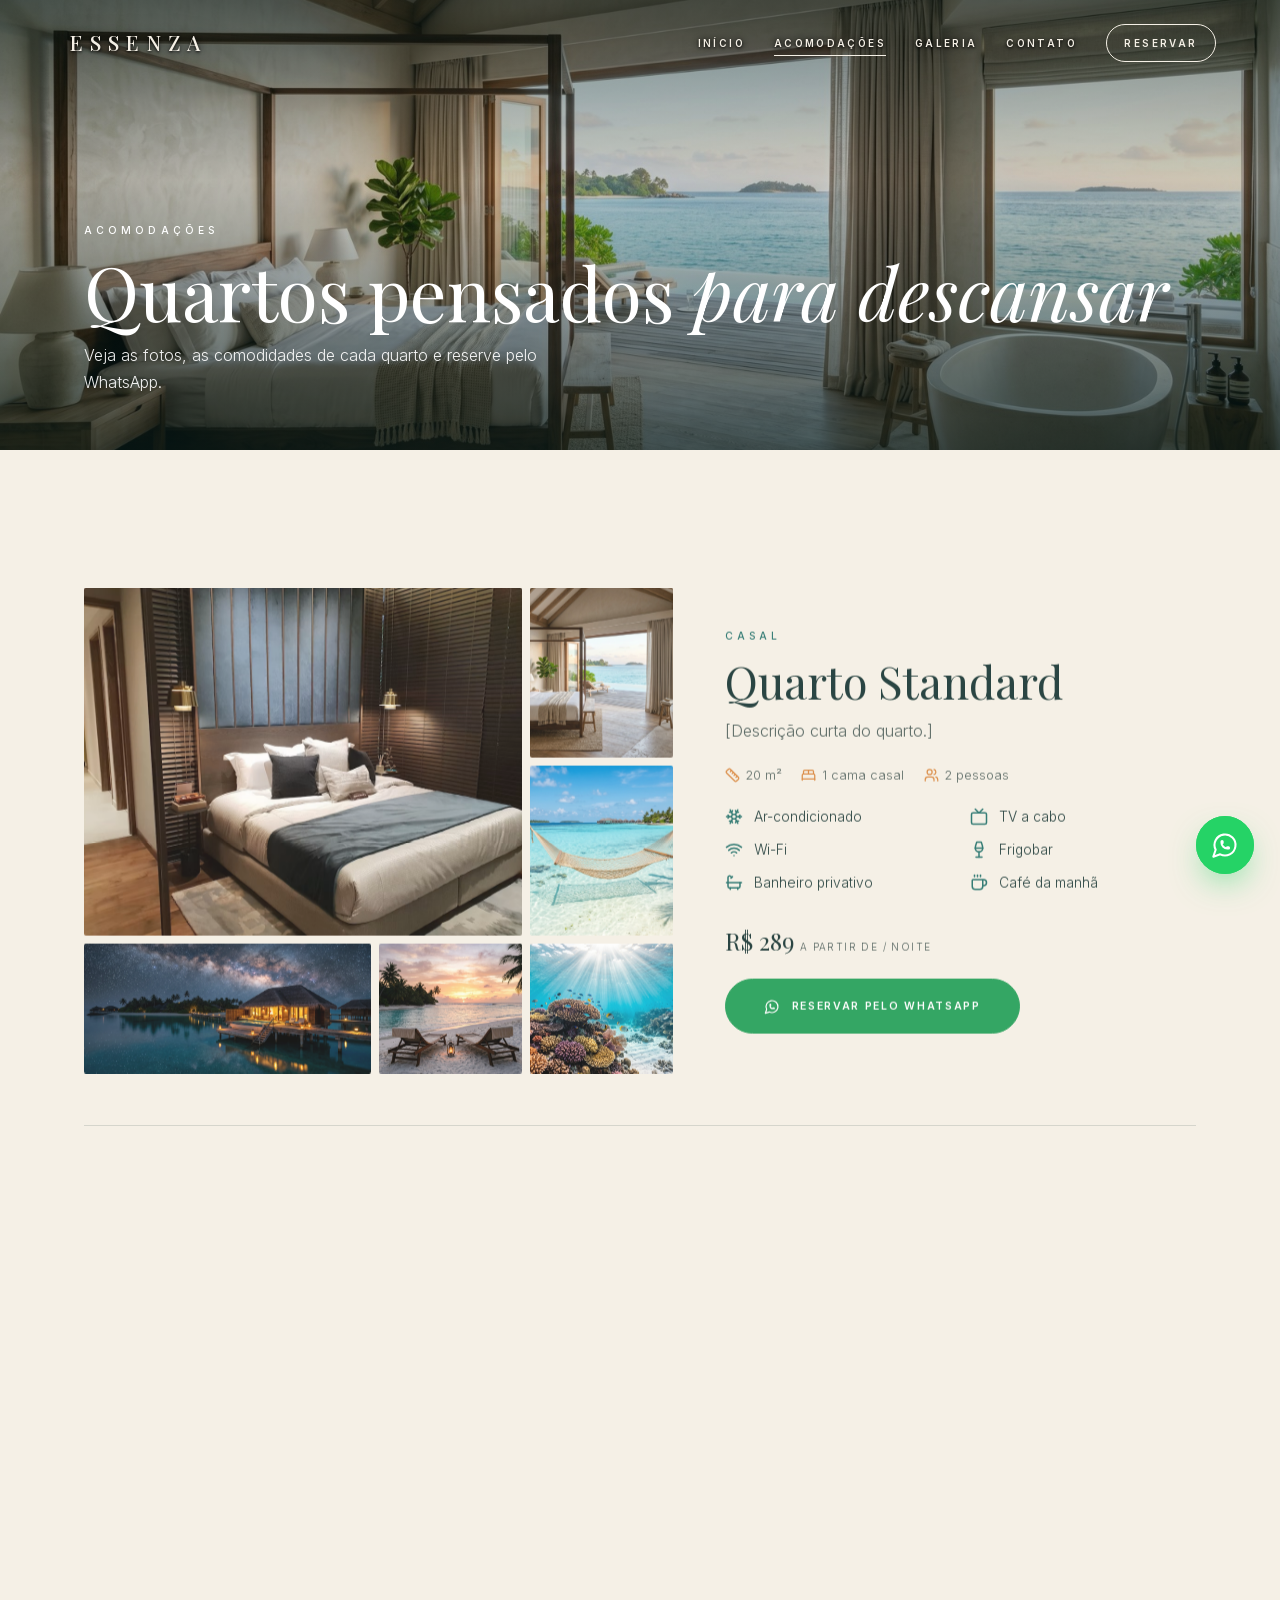
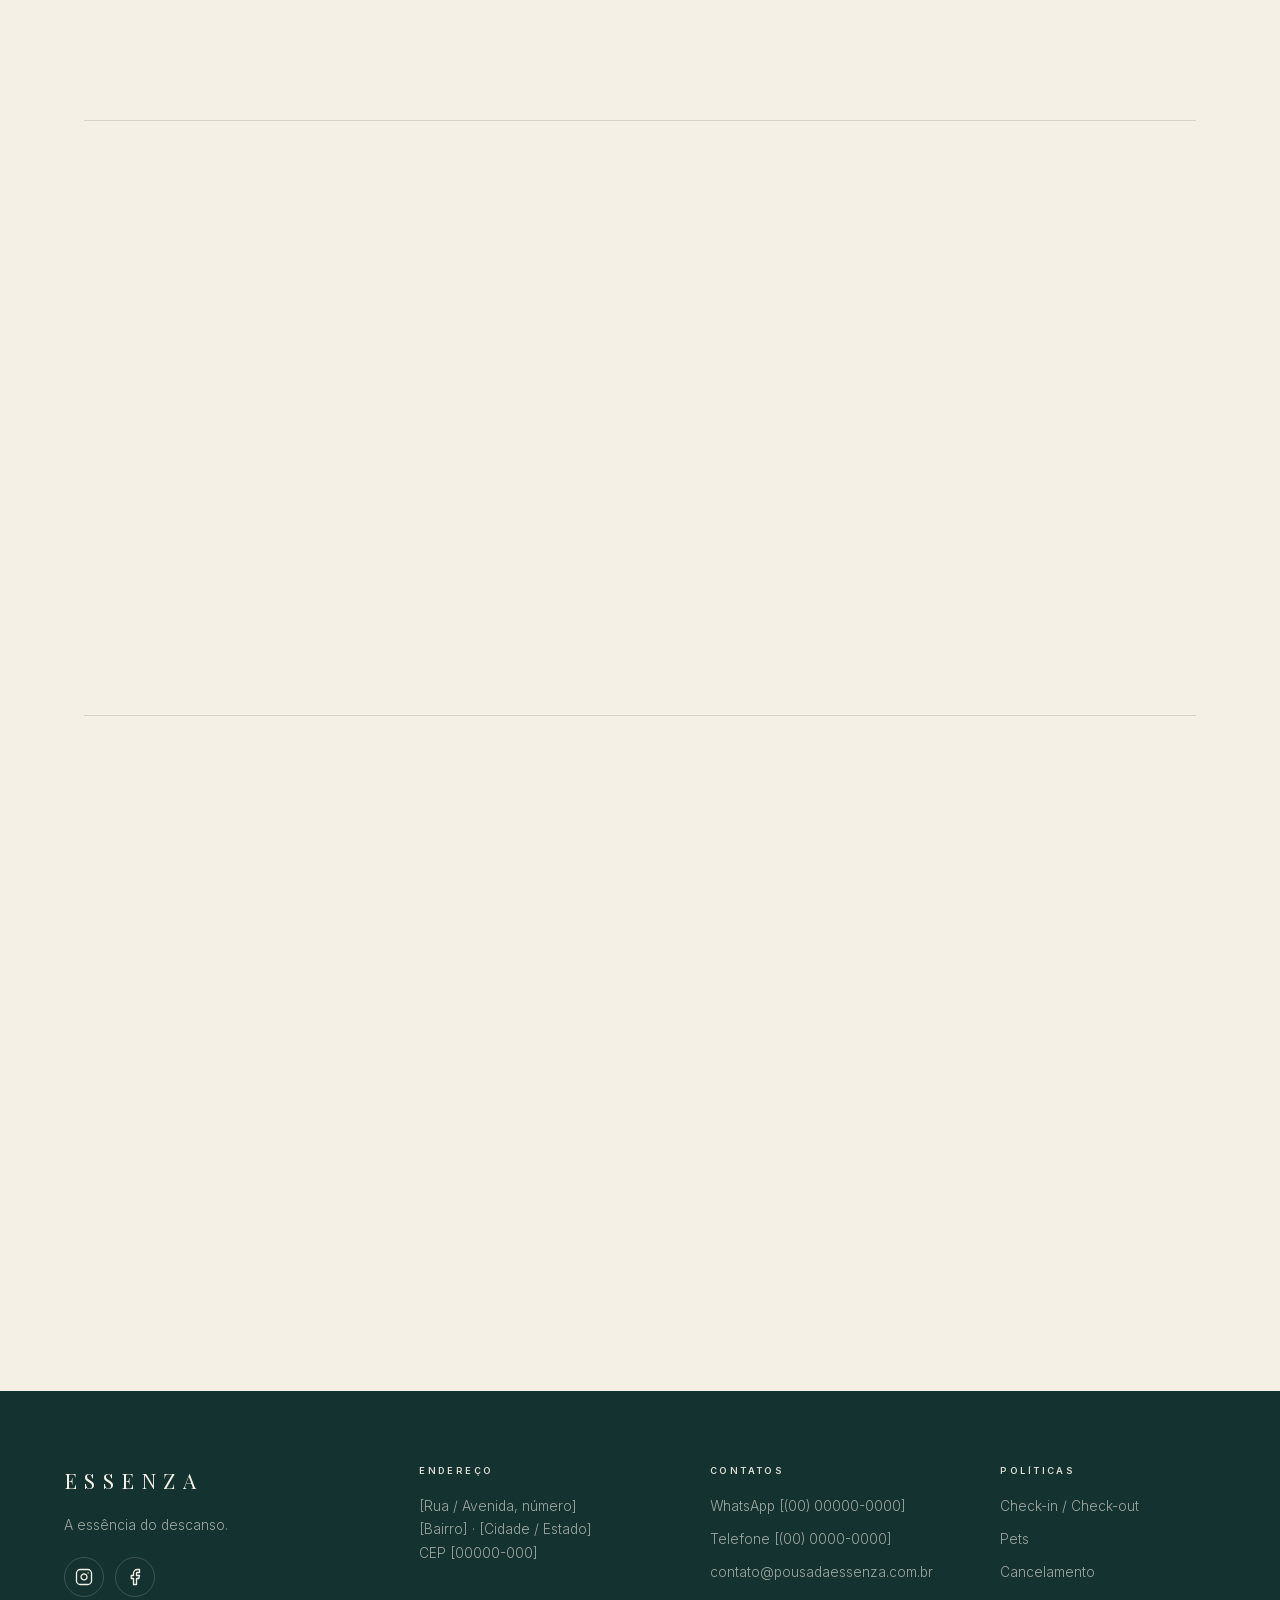
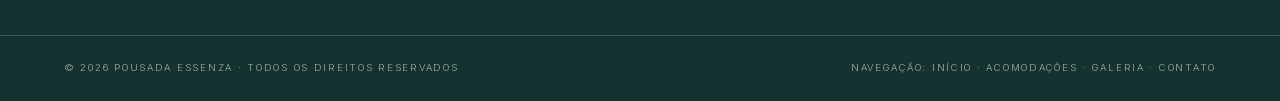
<file: acomodacoes.html>
<!DOCTYPE html>
<html lang="pt-BR">
<head>
<meta charset="utf-8"/>
<meta content="width=device-width, initial-scale=1, viewport-fit=cover" name="viewport"/>
<title>Acomodações · Pousada Essenza</title>
<meta content="Conheça os quartos da Pousada Essenza e reserve pelo WhatsApp." name="description"/>
<link href="assets/fonts/inter.css" rel="stylesheet"/>
<link href="assets/fonts/playfair.css" rel="stylesheet"/>
<link href="assets/css/style.css" rel="stylesheet"/>
<script src="assets/js/vendor/gsap.min.js"></script>
<script src="assets/js/vendor/ScrollTrigger.min.js"></script>
<script src="assets/js/vendor/lenis.min.js"></script>
<script src="assets/js/vendor/lucide.min.js"></script>
</head>
<body>
<div class="loader" id="loader"><div class="mk"><video class="hammock" src="assets/video/redePreLoade.webm" autoplay loop muted playsinline preload="auto" aria-hidden="true"></video>ESSENZA</div></div>
<div class="toast" id="toast"><i></i><span id="toastTxt">Enviado</span></div>
<div class="progress" id="progress"></div>
<main>
<header class="pbanner">
  <img alt="" decoding="async" src="assets/img/suite-interior.jpg"/>
  <div class="ct"><span class="eyebrow">Acomodações</span><h1>Quartos pensados <em>para descansar</em></h1><p>Veja as fotos, as comodidades de cada quarto e reserve pelo WhatsApp.</p></div>
</header>
<section class="sec tight"><div class="wrap" id="roomBlocks"></div></section>
</main>

<script src="assets/js/main.js"></script>
</body>
</html>
</file>
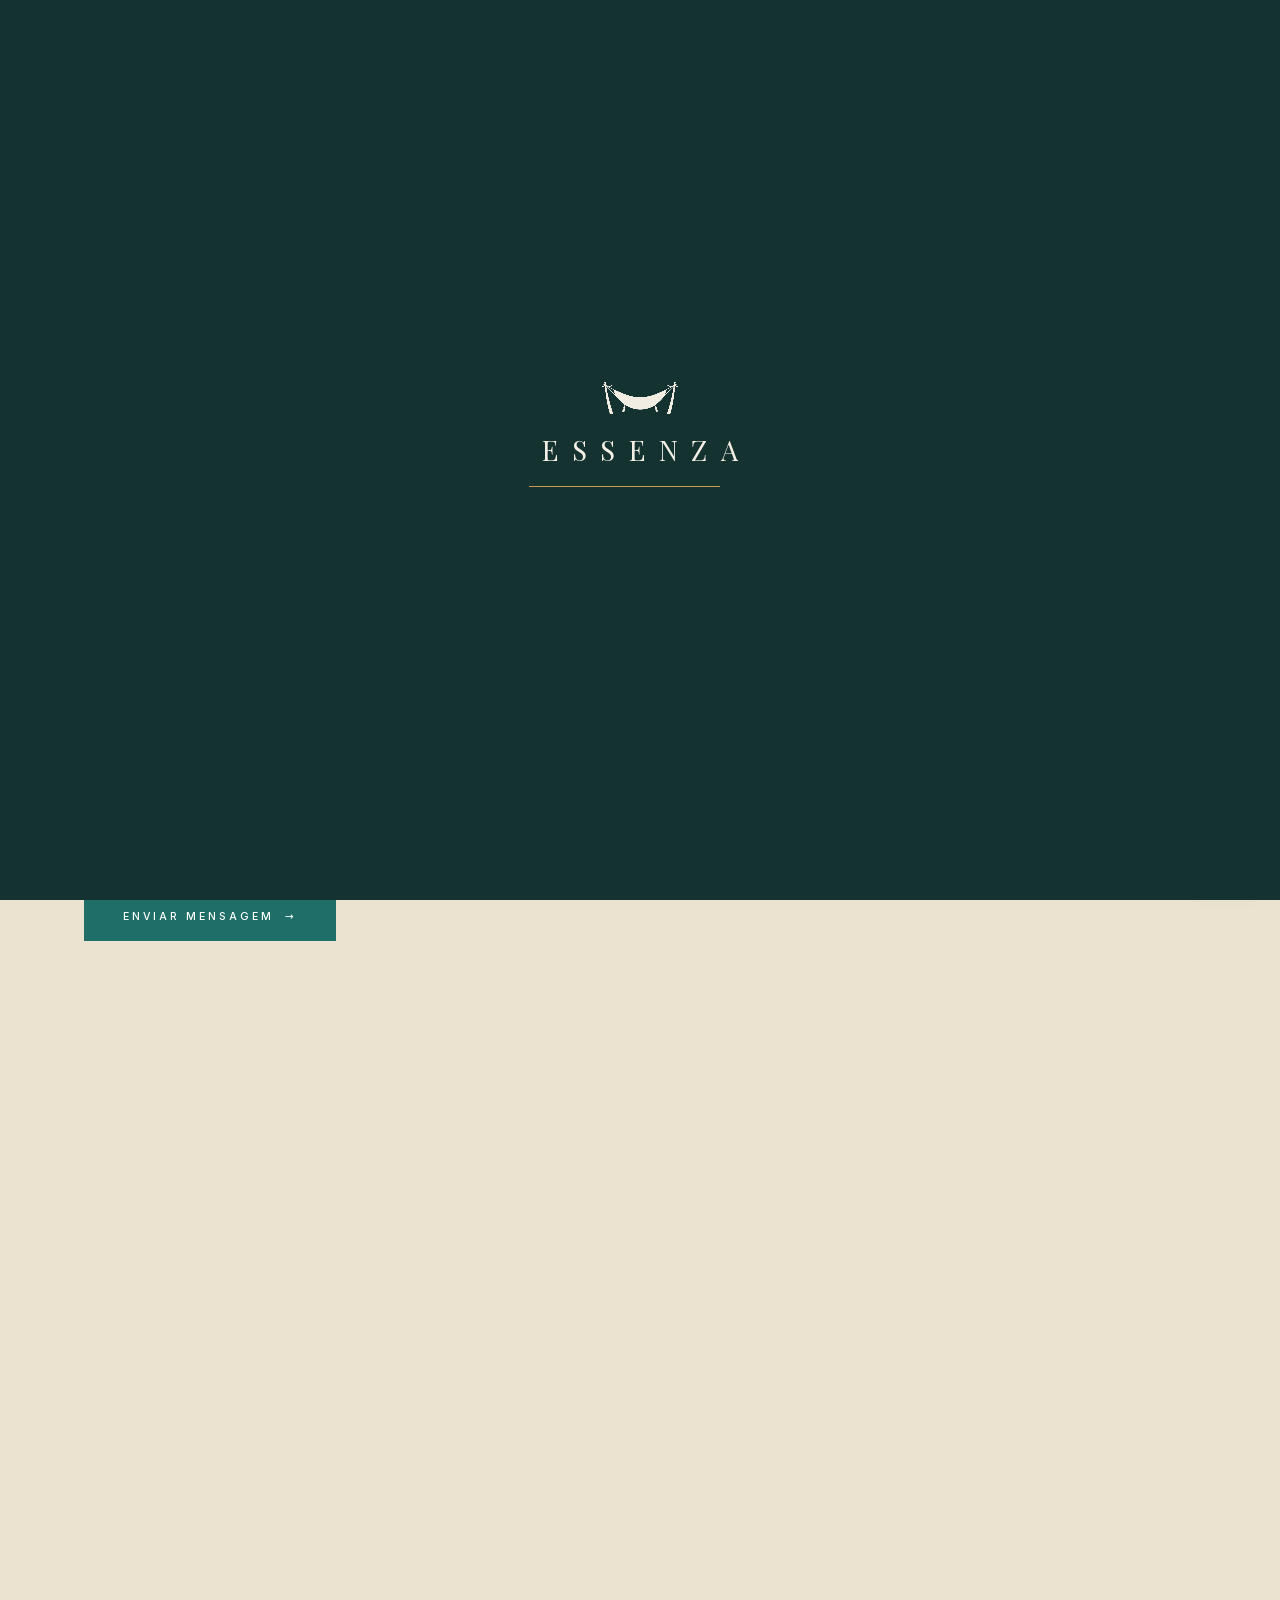
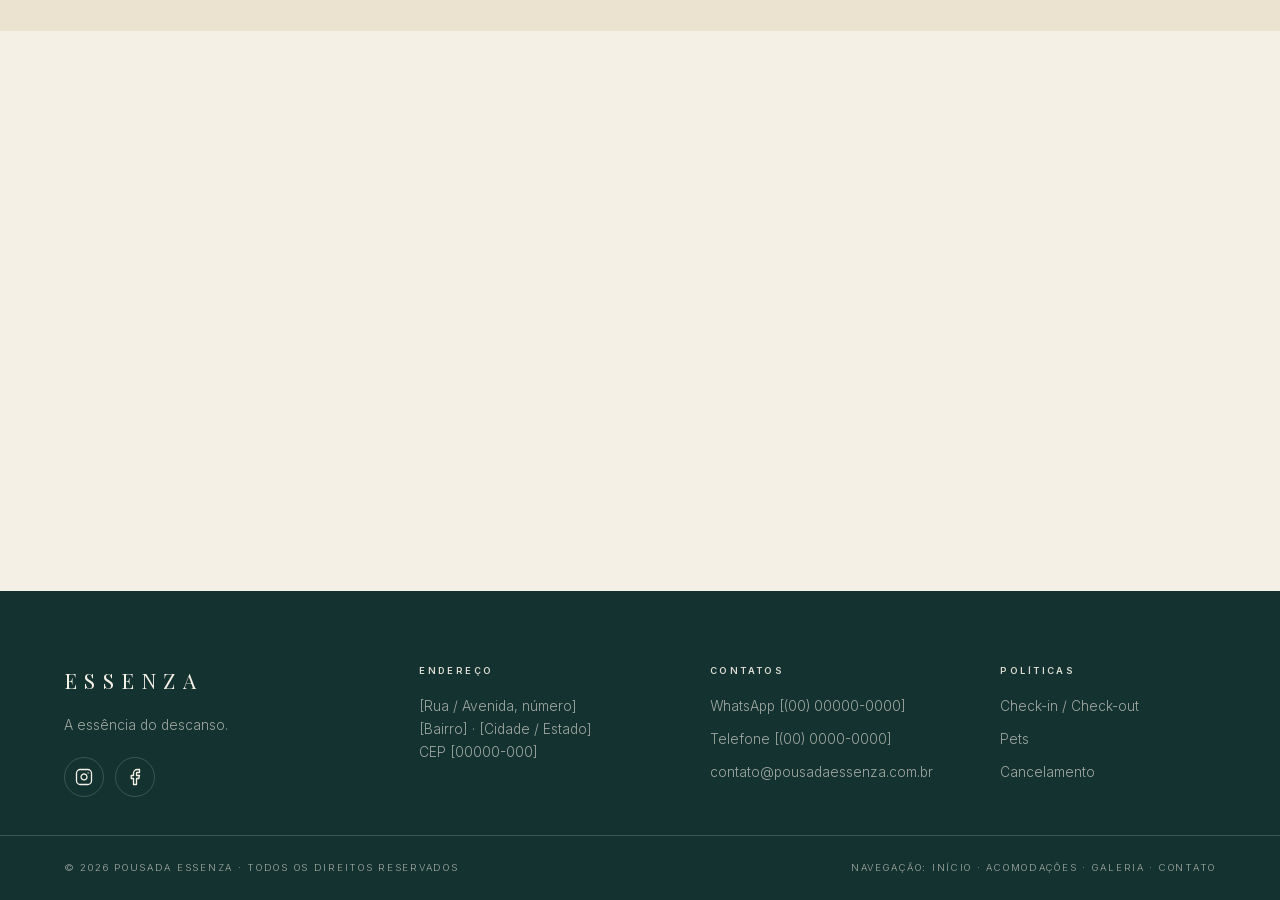
<file: contato.html>
<!DOCTYPE html>
<html lang="pt-BR">
<head>
<meta charset="utf-8"/>
<meta content="width=device-width, initial-scale=1, viewport-fit=cover" name="viewport"/>
<title>Contato · Pousada Essenza</title>
<meta content="Fale com a Pousada Essenza pelo WhatsApp, e-mail ou formulário. Mapa e políticas de hospedagem." name="description"/>
<link href="assets/fonts/inter.css" rel="stylesheet"/>
<link href="assets/fonts/playfair.css" rel="stylesheet"/>
<link href="assets/css/style.css" rel="stylesheet"/>
<script src="assets/js/vendor/gsap.min.js"></script>
<script src="assets/js/vendor/ScrollTrigger.min.js"></script>
<script src="assets/js/vendor/lenis.min.js"></script>
<script src="assets/js/vendor/lucide.min.js"></script>
</head>
<body>
<div class="loader" id="loader"><div class="mk"><video class="hammock" src="assets/video/redePreLoade.webm" autoplay loop muted playsinline preload="auto" aria-hidden="true"></video>ESSENZA</div></div>
<div class="toast" id="toast"><i></i><span id="toastTxt">Enviado</span></div>
<div class="progress" id="progress"></div>
<main>
<header class="pbanner">
  <img alt="" decoding="async" src="assets/img/beach-dusk.jpg"/>
  <div class="ct"><span class="eyebrow">Contato</span><h1>Vamos planejar <em>sua estadia</em></h1></div>
</header>
<section class="sec alt" id="contato">
  <div class="wrap">
    <div class="contact">
      <form id="contactForm">
        <div class="fld under"><label for="cN">Nome</label><div class="ctl"><input id="cN" required/></div></div>
        <div class="fld under"><label for="cE">E-mail</label><div class="ctl"><input id="cE" type="email" required/></div></div>
        <div class="fld under"><label for="cT">Telefone</label><div class="ctl"><input id="cT" type="tel"/></div></div>
        <div class="fld under"><label for="cD">Datas</label><div class="ctl"><input id="cD" placeholder="Entrada → saída"/></div></div>
        <div class="fld under full"><label for="cM">Mensagem</label><div class="ctl"><textarea id="cM"></textarea></div></div>
        <div class="full"><button class="btn btn-solid" type="submit">Enviar mensagem <span class="ar">→</span></button></div>
      </form>
      <div class="cinfo rv">
        <div class="it"><span class="ico-pill"><i data-lucide="message-circle"></i></span><div><b>WhatsApp</b><a data-wa="Olá! Vim pelo site da Pousada Essenza.">[(00) 00000-0000]</a></div></div>
        <div class="it"><span class="ico-pill"><i data-lucide="phone"></i></span><div><b>Telefone</b>[(00) 0000-0000]</div></div>
        <div class="it"><span class="ico-pill"><i data-lucide="mail"></i></span><div><b>E-mail</b>[contato@pousada.com.br]</div></div>
        <div class="facade"><img alt="Fachada" loading="lazy" src="assets/img/aerial-hero.jpg"/></div>
      </div>
    </div>
    <div class="map rv" style="margin-top:3rem;min-height:340px"><iframe title="Mapa" loading="lazy" tabindex="-1" style="pointer-events:none" src="https://www.google.com/maps?q=Pousada+Essenza+Itanha%C3%A9m+SP&output=embed"></iframe></div>
  </div>
</section>
<section class="sec" id="politicas">
  <div class="wrap">
    <div class="head"><span class="eyebrow rv">Políticas</span><h2 class="disp wipe">Tudo o que você <em>precisa saber</em></h2></div>
    <div class="pols">
      <div class="amen rv"><div class="ic"><i data-lucide="clock"></i></div><h3>Check-in / Check-out</h3><p>Entrada a partir das 14h · saída até 12h</p></div>
      <div class="amen rv"><div class="ic"><i data-lucide="paw-print"></i></div><h3>Pets</h3><p>[Política para pets]</p></div>
      <div class="amen rv"><div class="ic"><i data-lucide="calendar-days"></i></div><h3>Cancelamento</h3><p>[Regras de cancelamento]</p></div>
    </div>
  </div>
</section>
</main>

<script src="assets/js/main.js"></script>
</body>
</html>
</file>
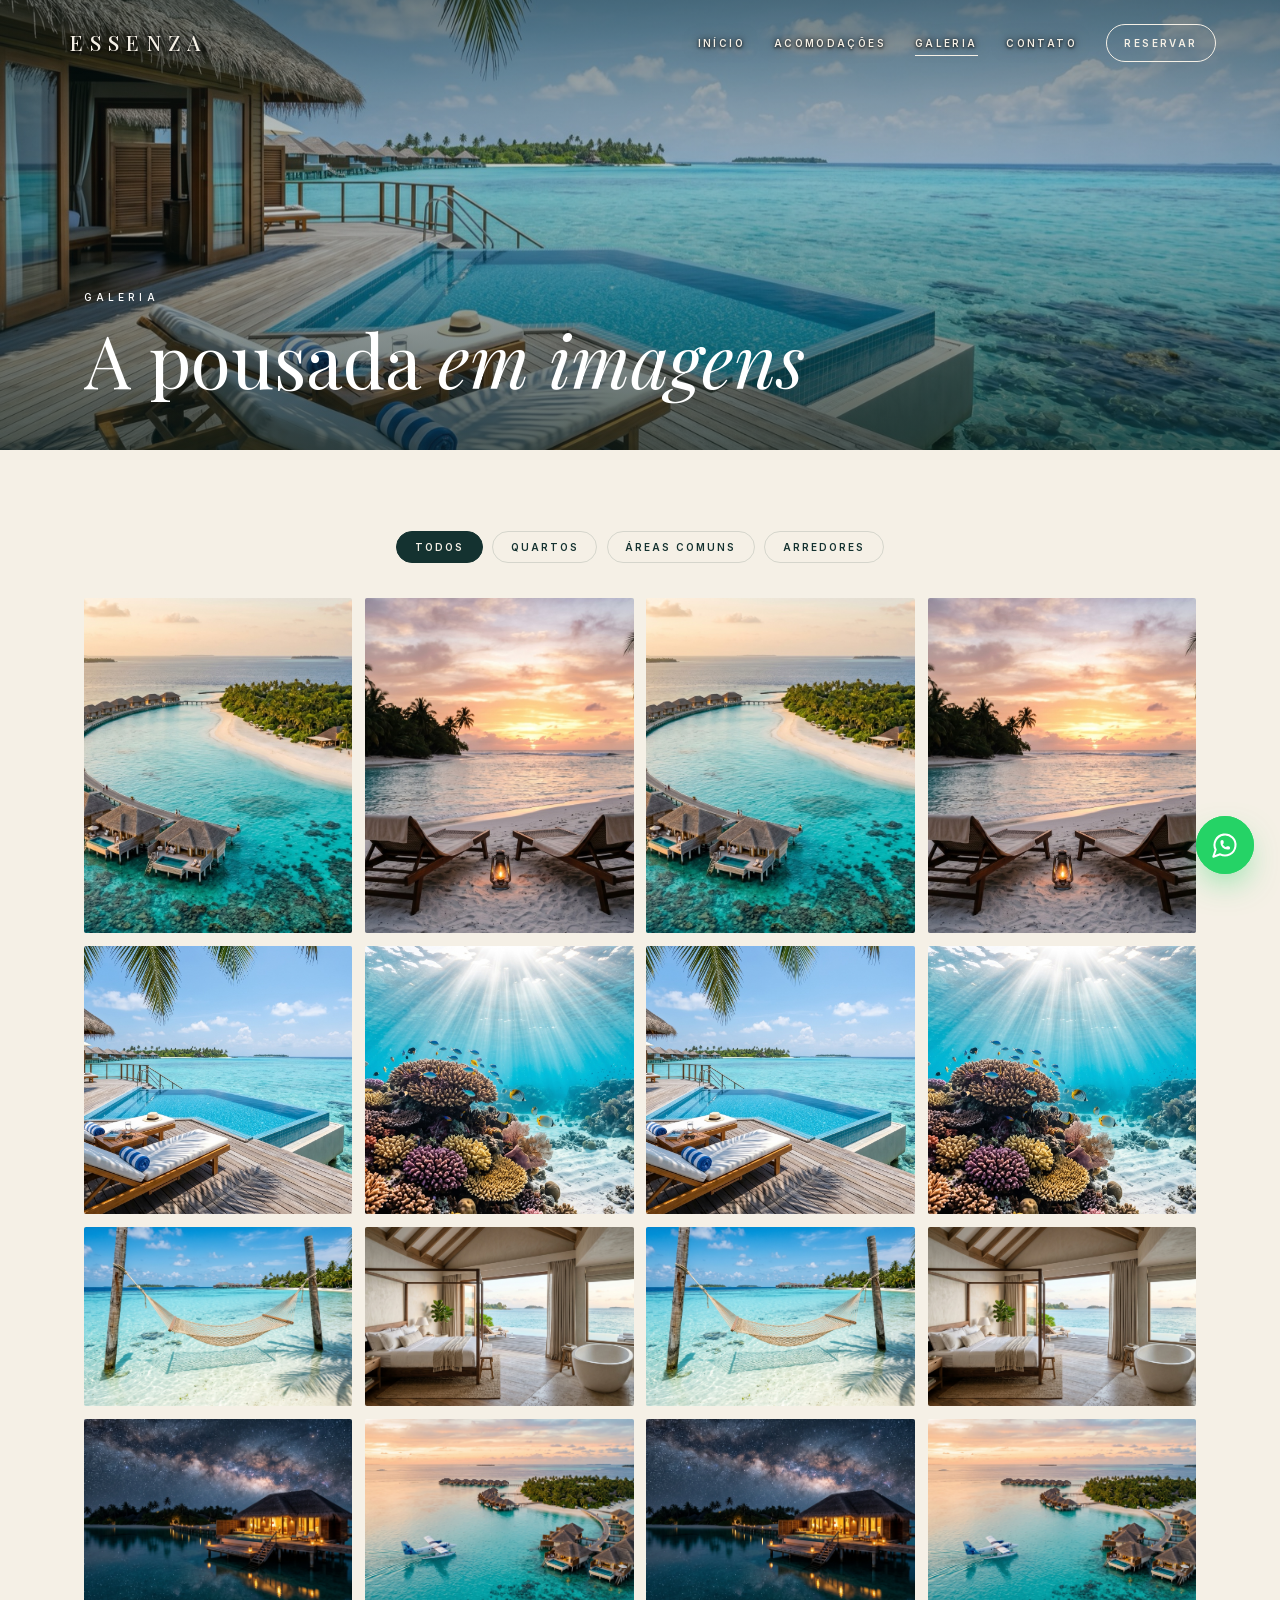
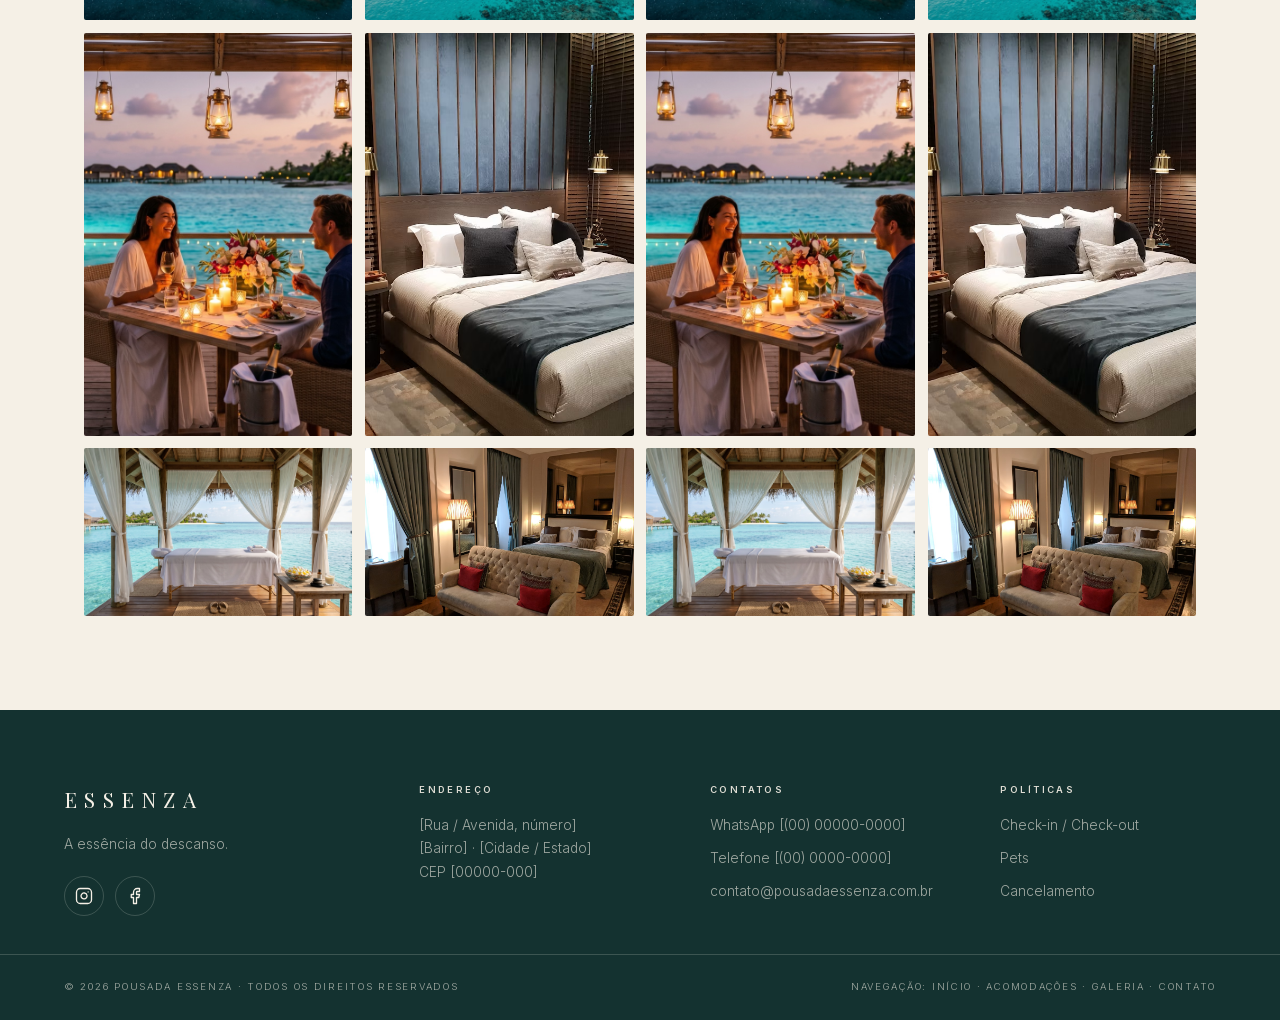
<file: galeria.html>
<!DOCTYPE html>
<html lang="pt-BR">
<head>
<meta charset="utf-8"/>
<meta content="width=device-width, initial-scale=1, viewport-fit=cover" name="viewport"/>
<title>Galeria · Pousada Essenza</title>
<meta content="Fotos dos quartos, áreas comuns e arredores da Pousada Essenza." name="description"/>
<link href="assets/fonts/inter.css" rel="stylesheet"/>
<link href="assets/fonts/playfair.css" rel="stylesheet"/>
<link href="assets/css/style.css" rel="stylesheet"/>
<script src="assets/js/vendor/gsap.min.js"></script>
<script src="assets/js/vendor/ScrollTrigger.min.js"></script>
<script src="assets/js/vendor/lenis.min.js"></script>
<script src="assets/js/vendor/lucide.min.js"></script>
</head>
<body>
<div class="loader" id="loader"><div class="mk"><video class="hammock" src="assets/video/redePreLoade.webm" autoplay loop muted playsinline preload="auto" aria-hidden="true"></video>ESSENZA</div></div>
<div class="toast" id="toast"><i></i><span id="toastTxt">Enviado</span></div>
<div class="progress" id="progress"></div>
<main>
<header class="pbanner">
  <img alt="" decoding="async" src="assets/img/infinity-pool.jpg"/>
  <div class="ct"><span class="eyebrow">Galeria</span><h1>A pousada <em>em imagens</em></h1></div>
</header>
<section class="sec tight"><div class="wrap">
  <div class="chips" id="galFilter"></div>
  <div class="masonry" id="masonry"></div>
</div></section>
</main>

<script src="assets/js/main.js"></script>
</body>
</html>
</file>
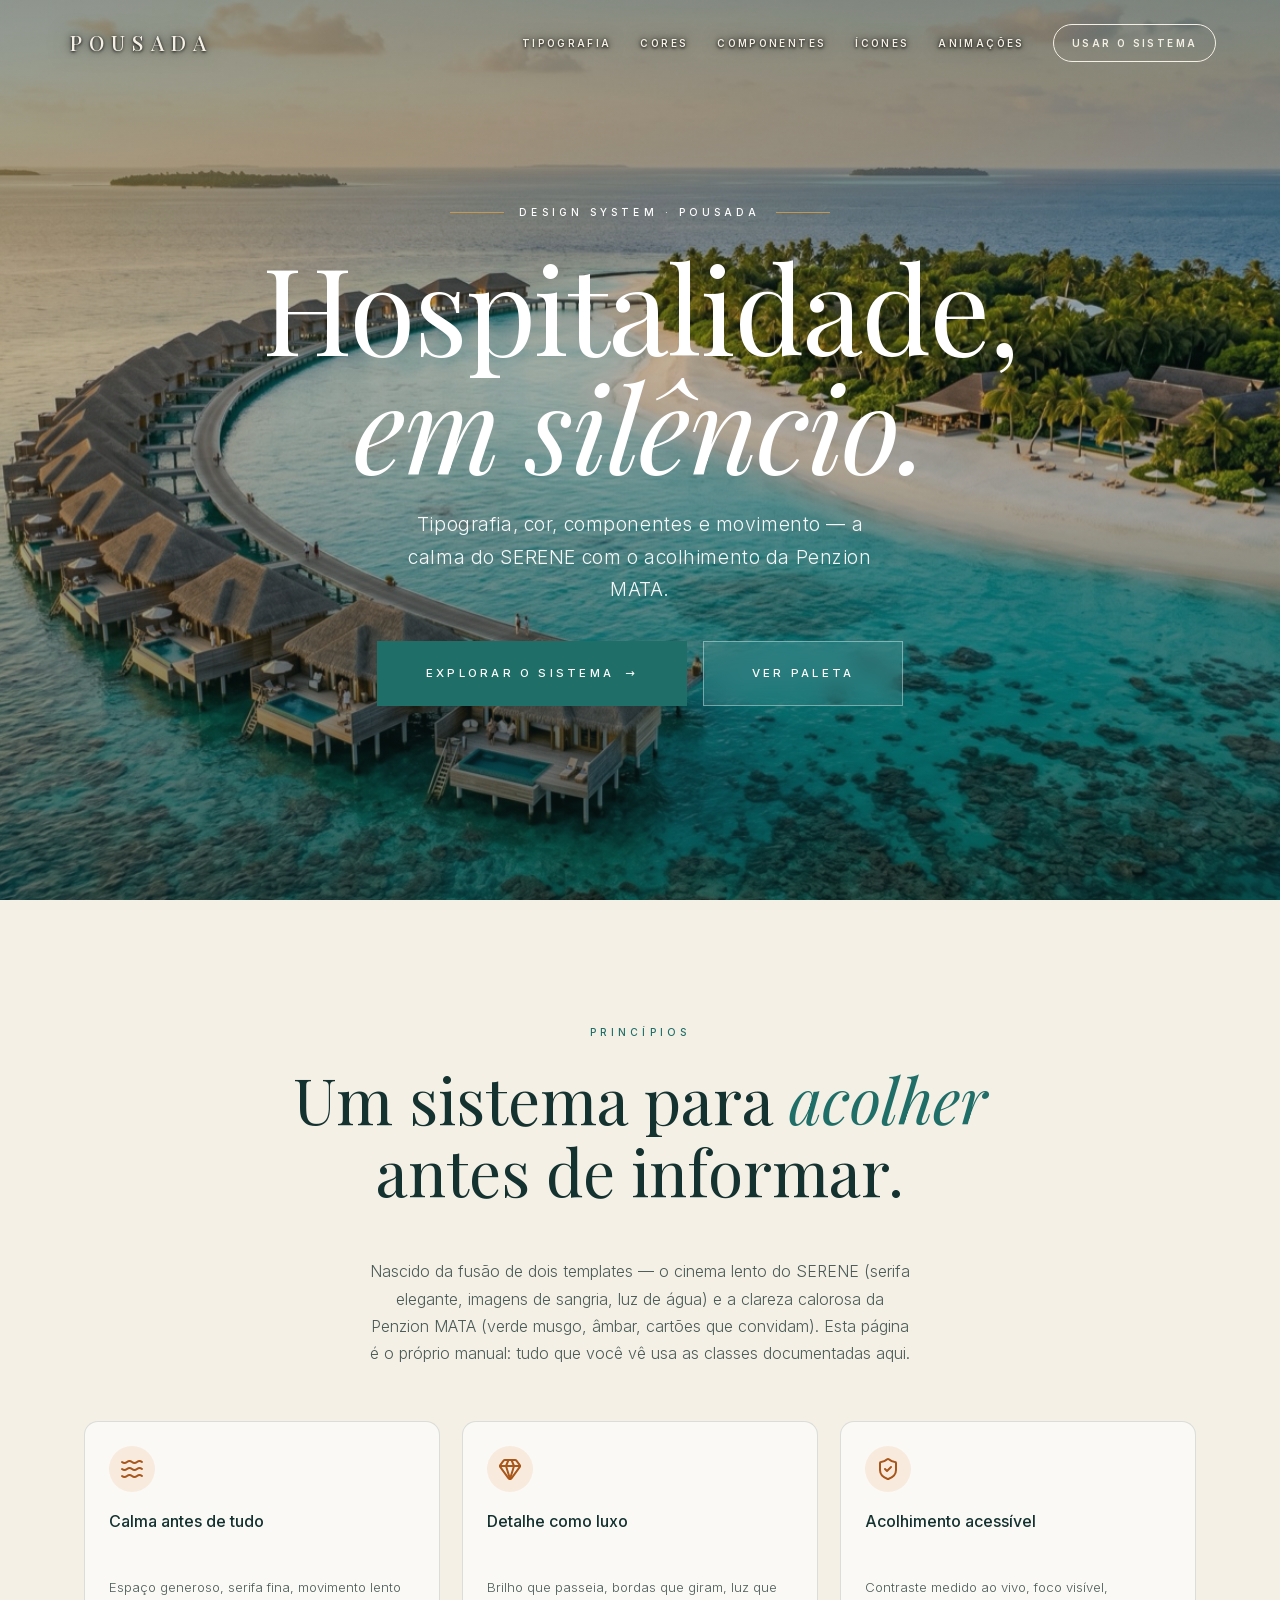
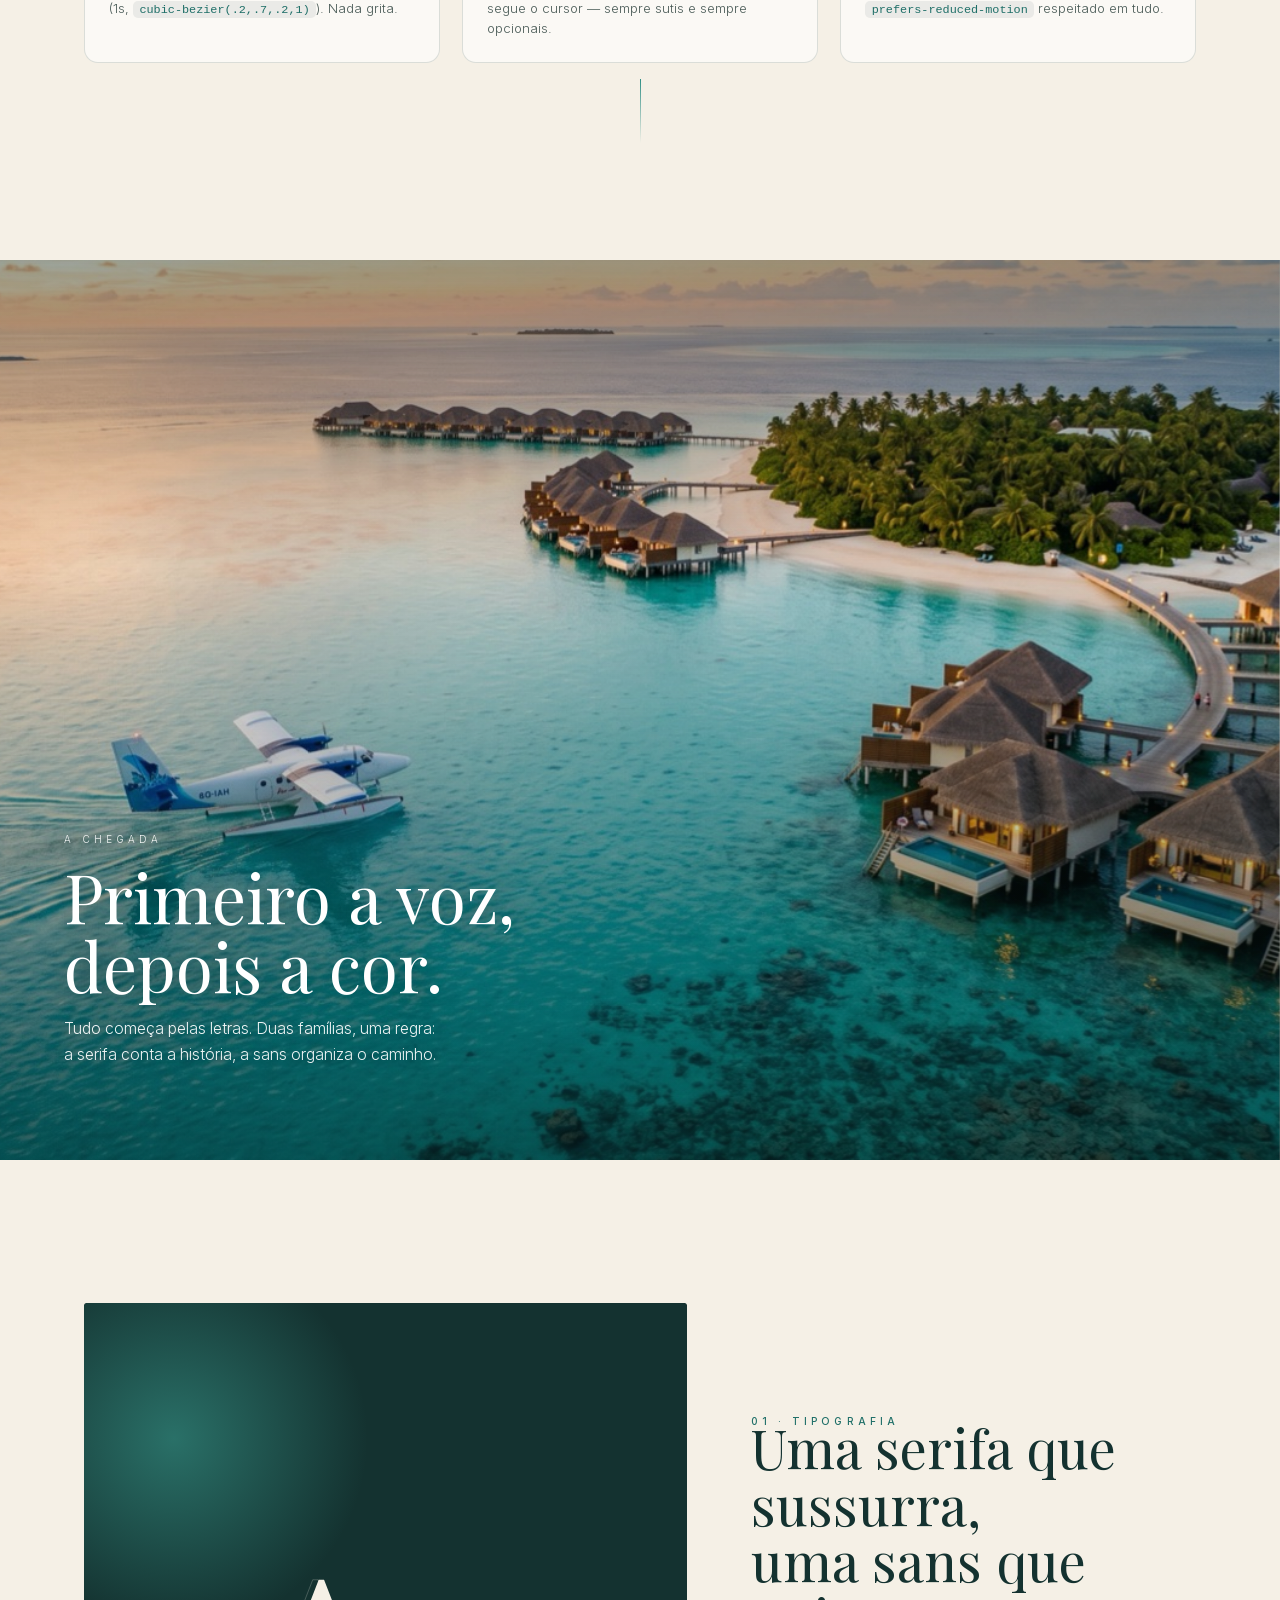
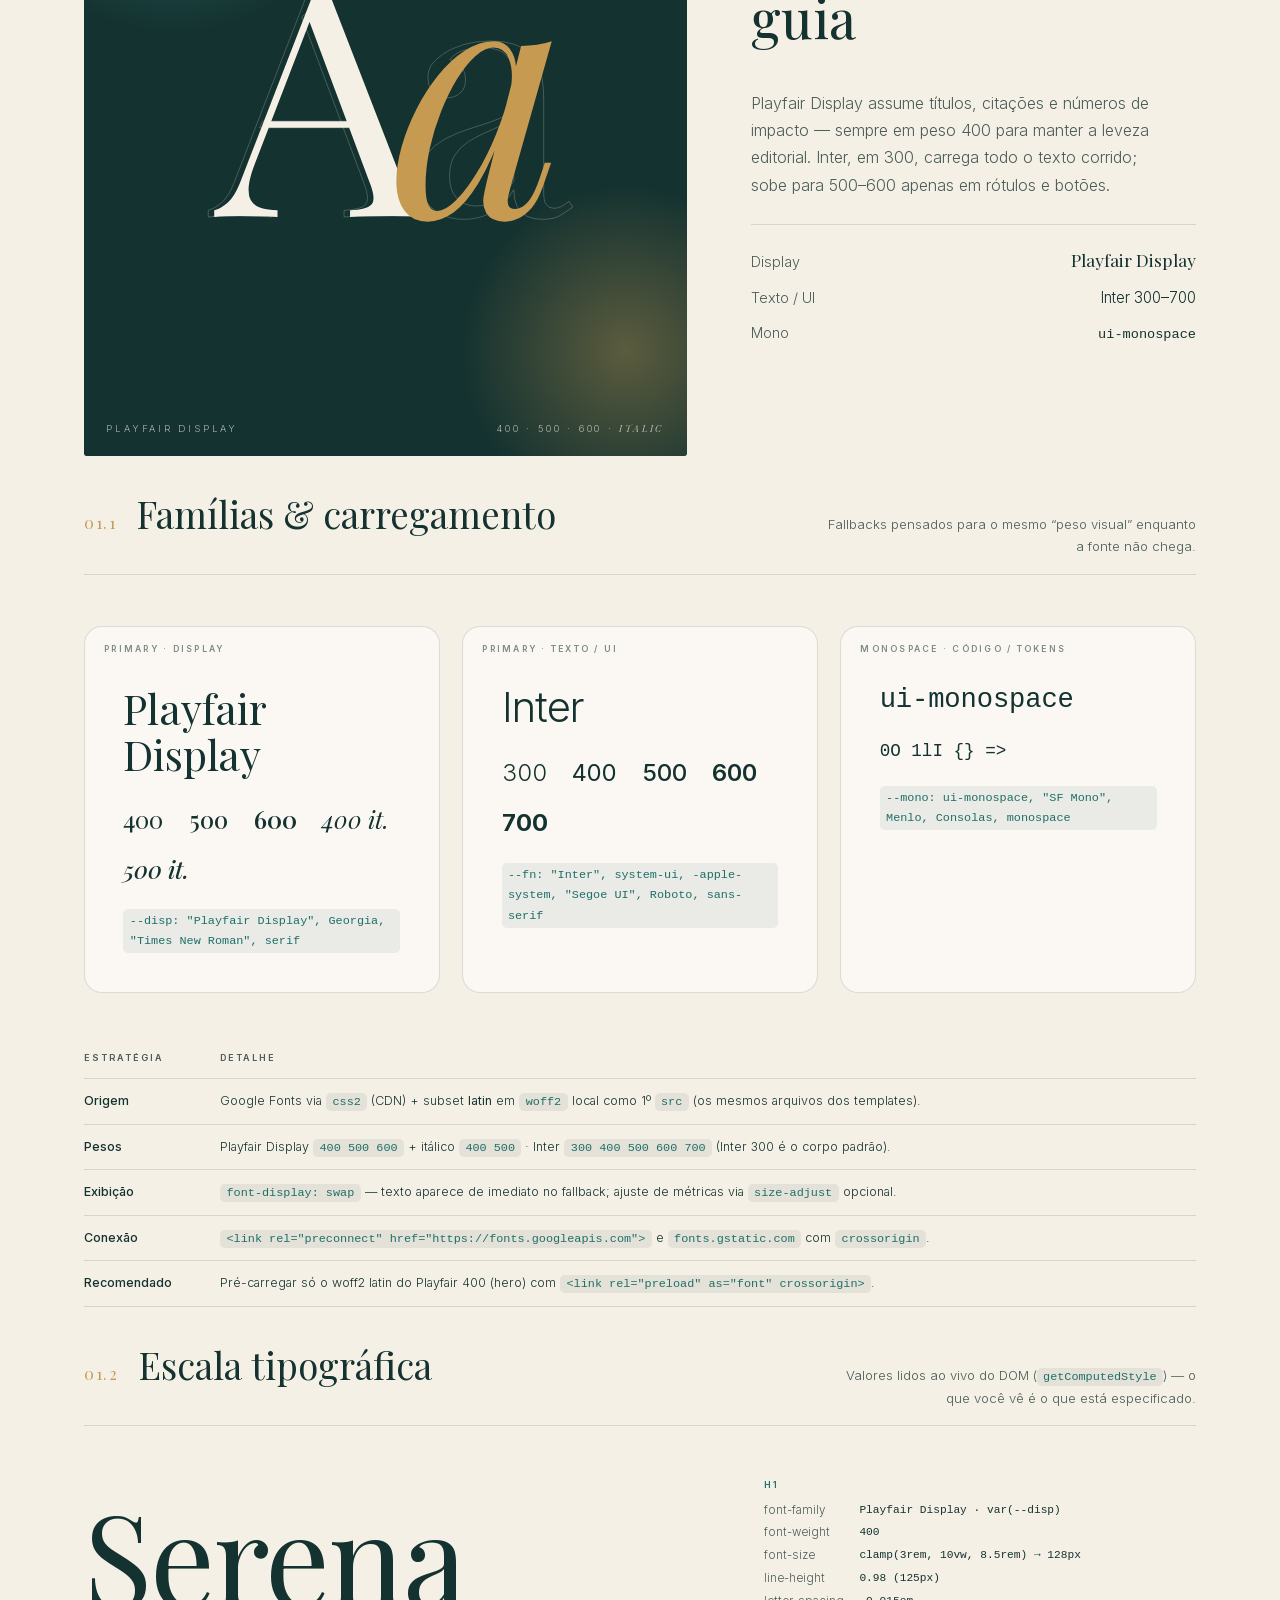
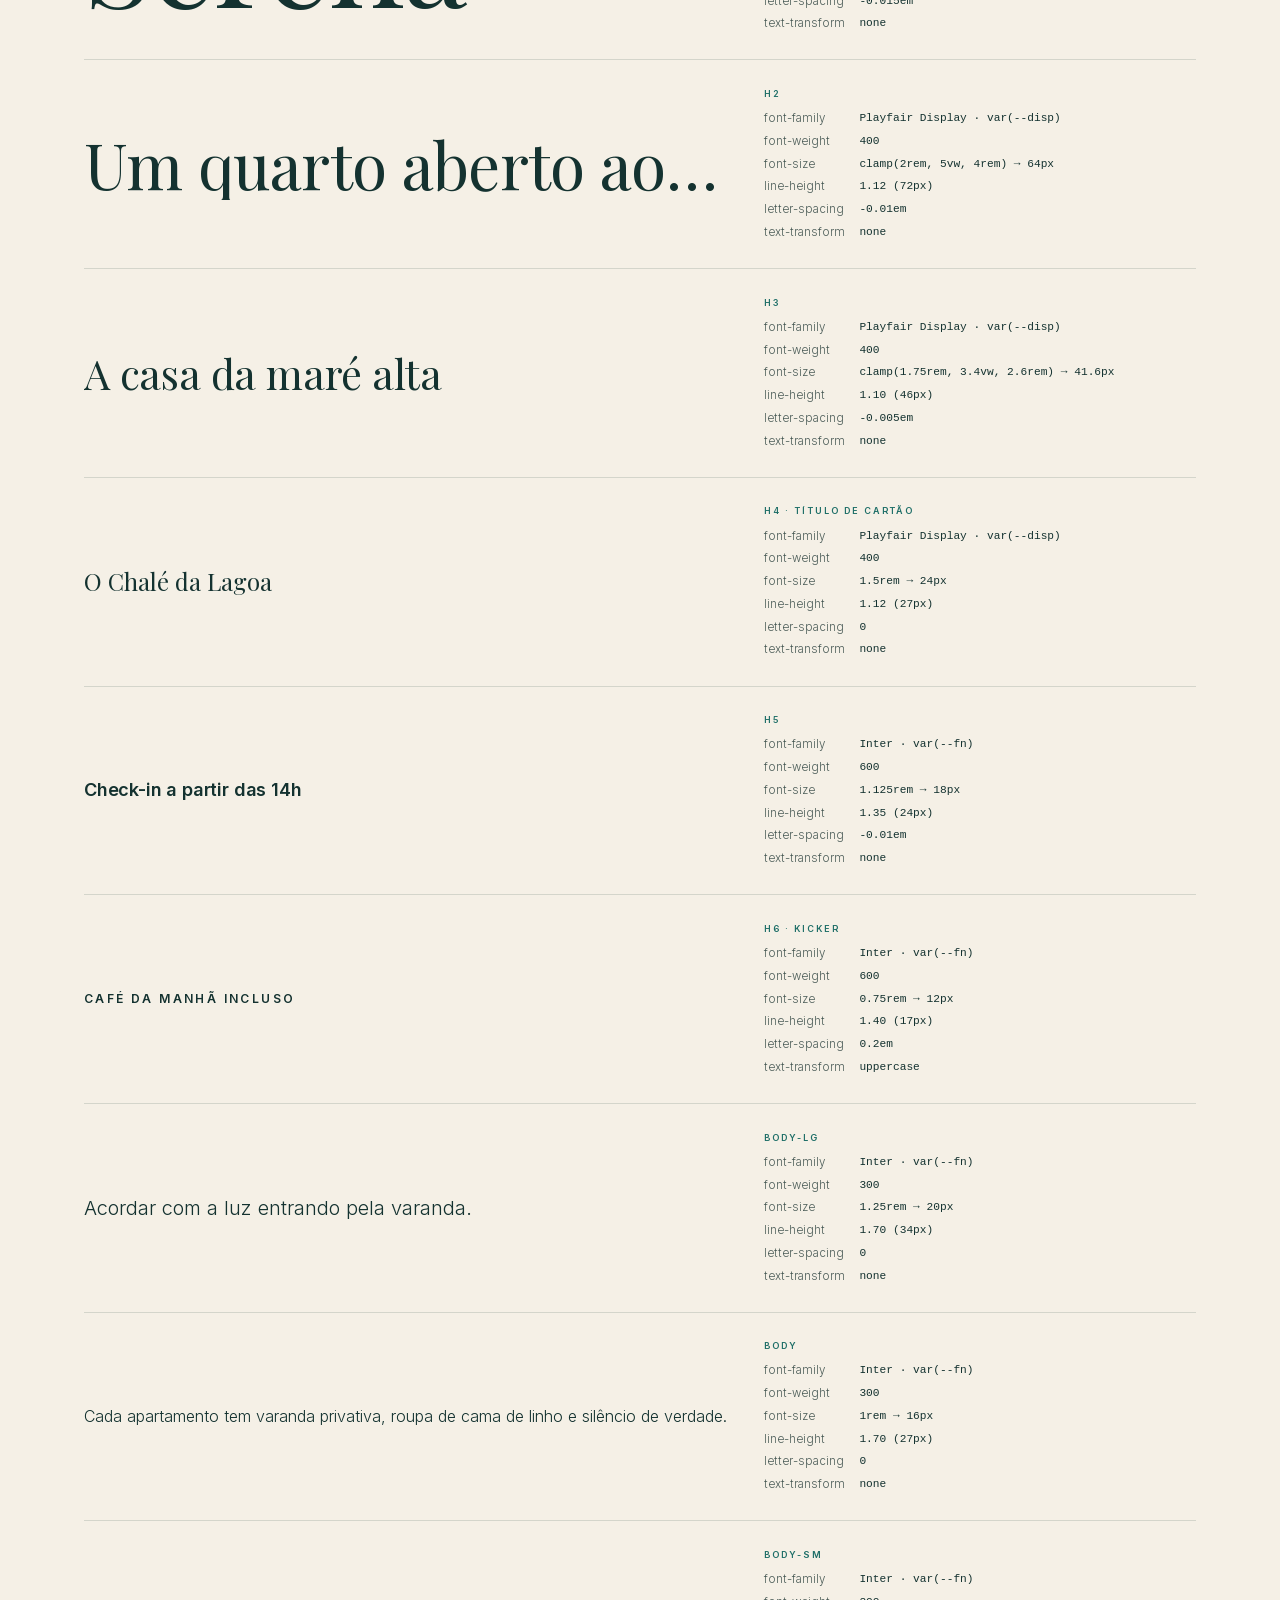
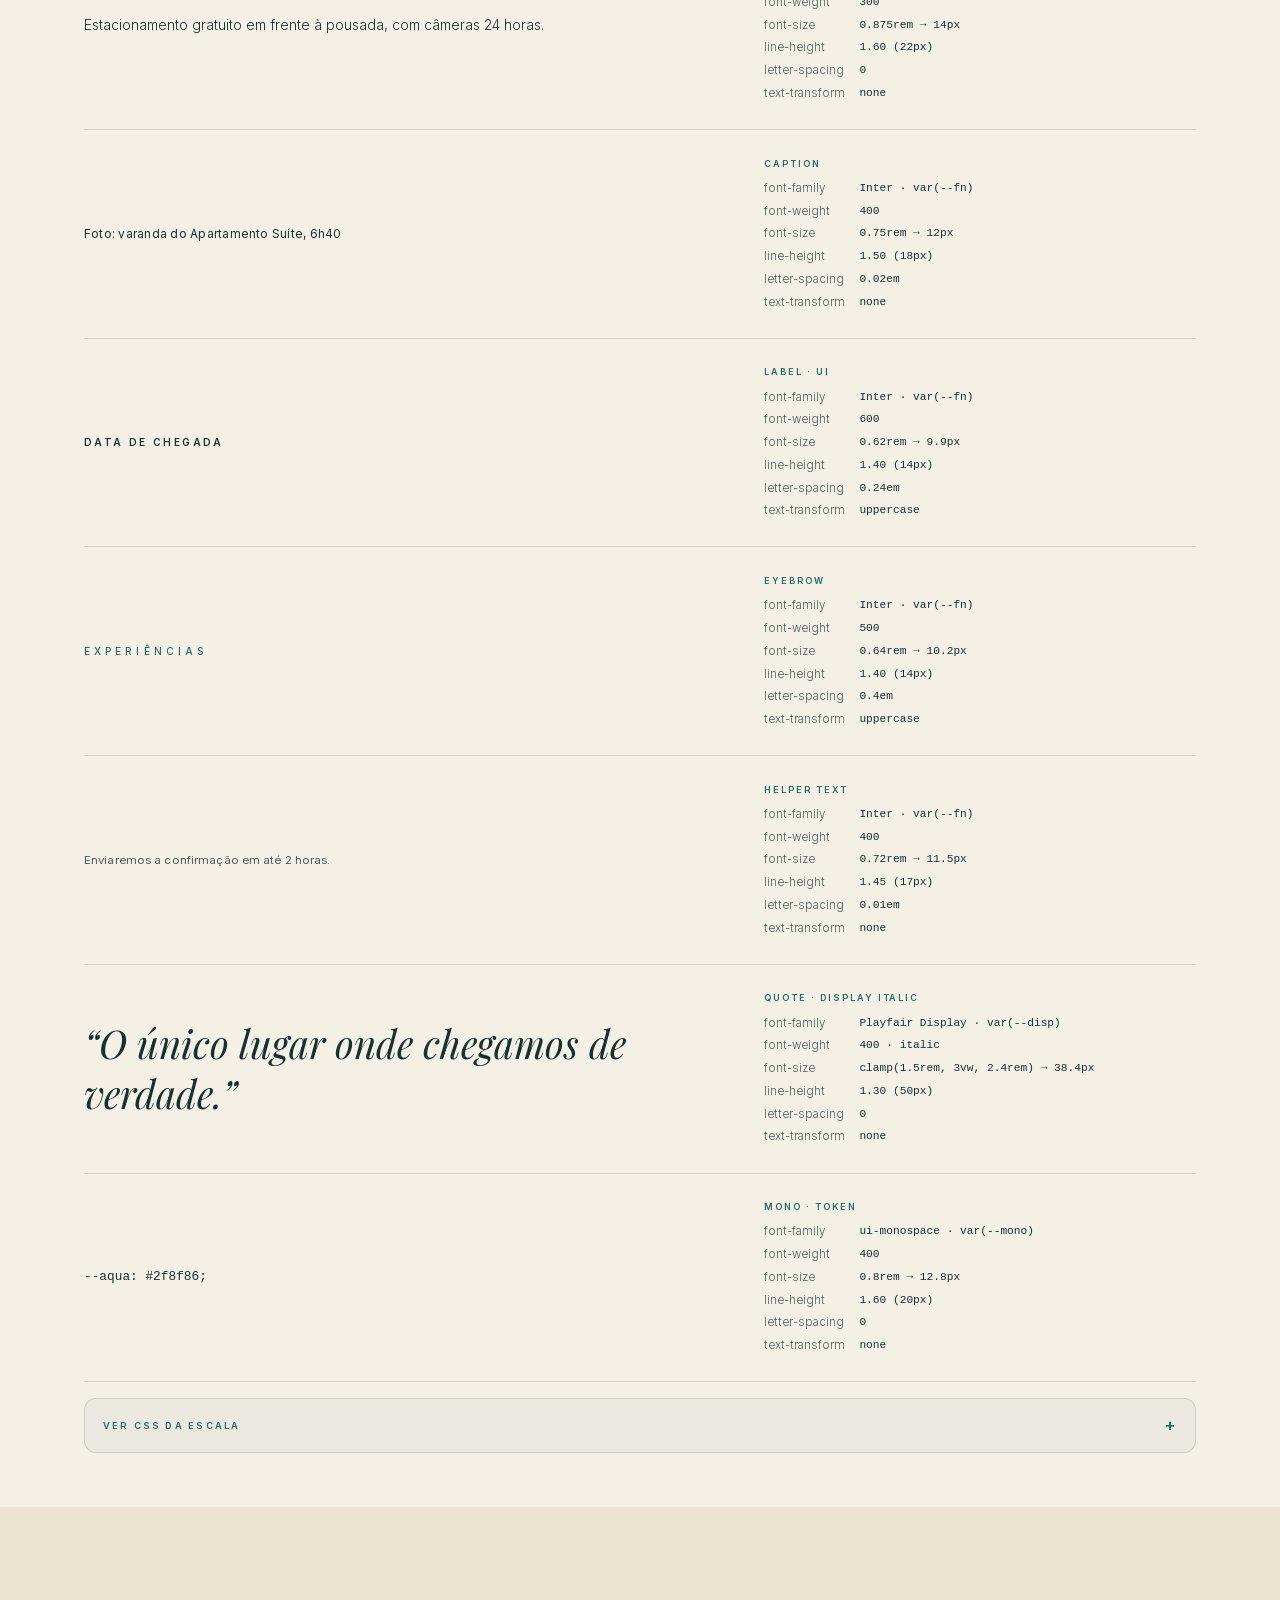
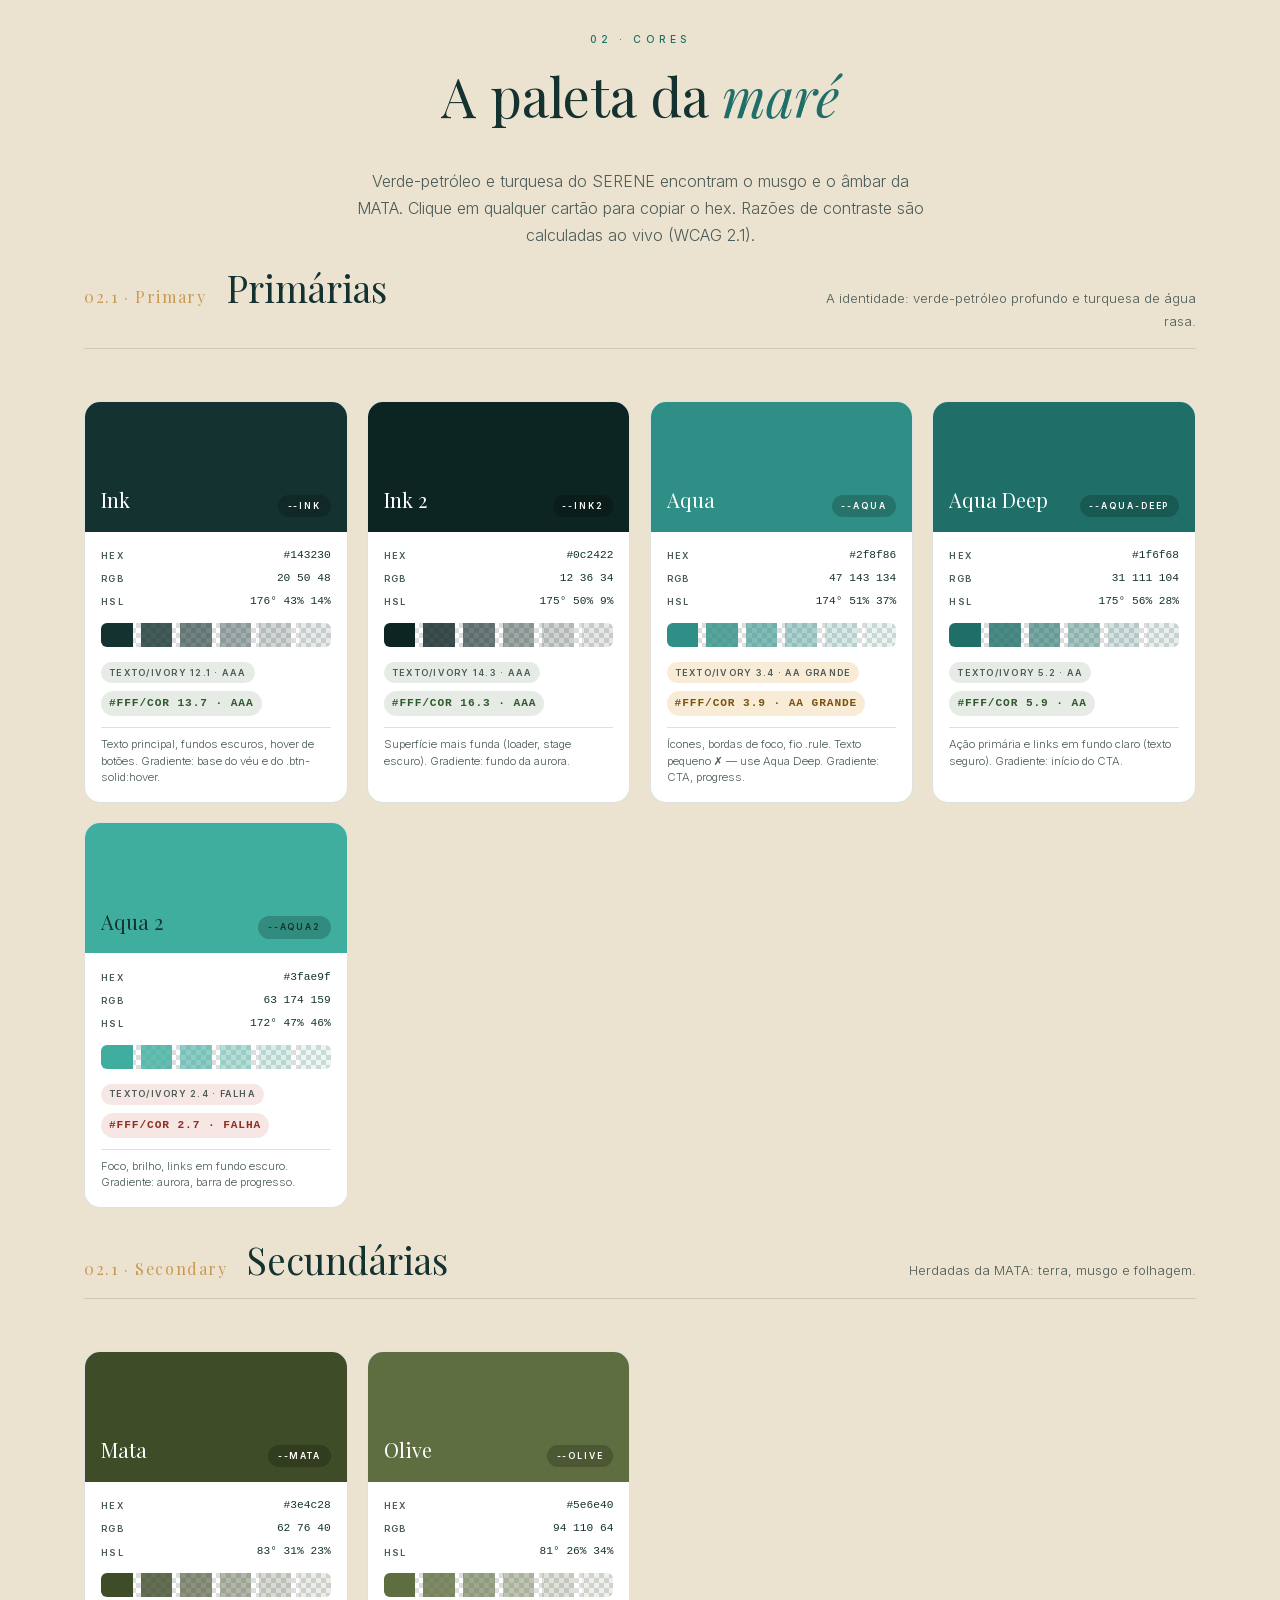
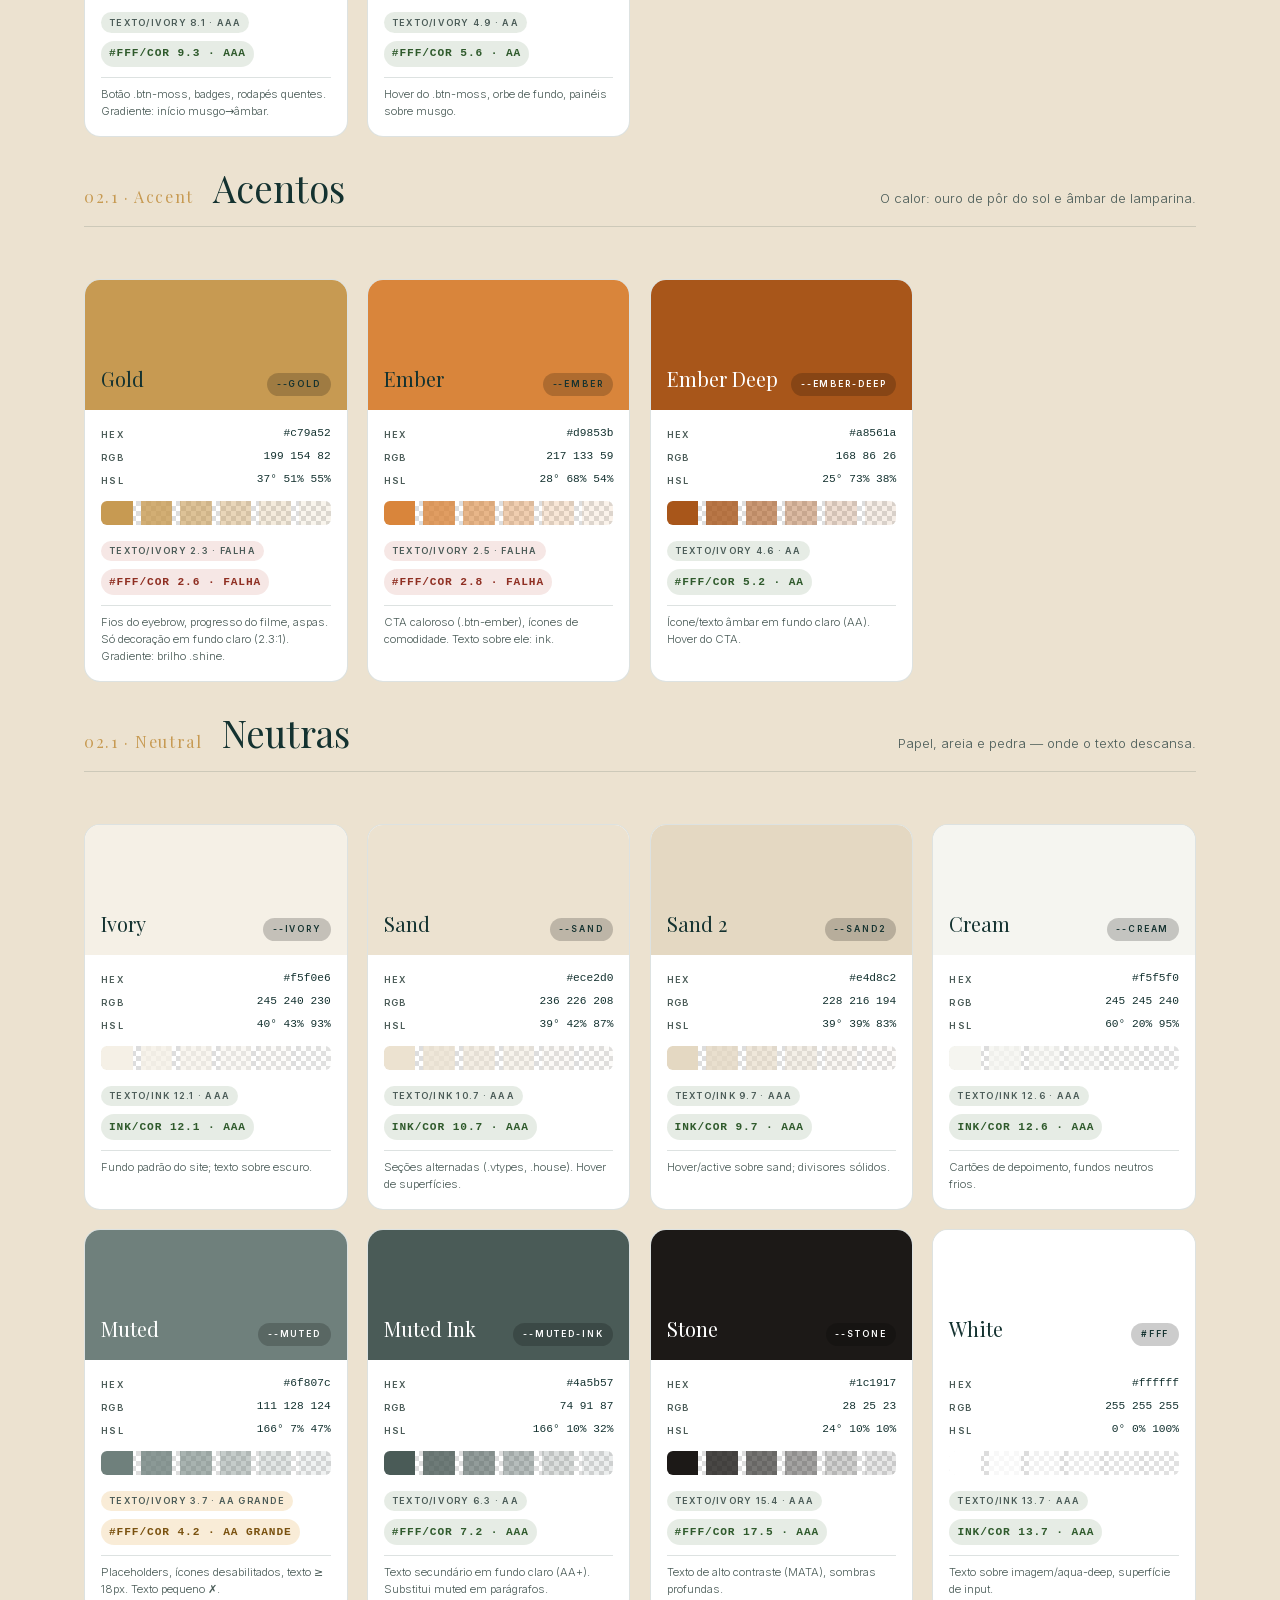
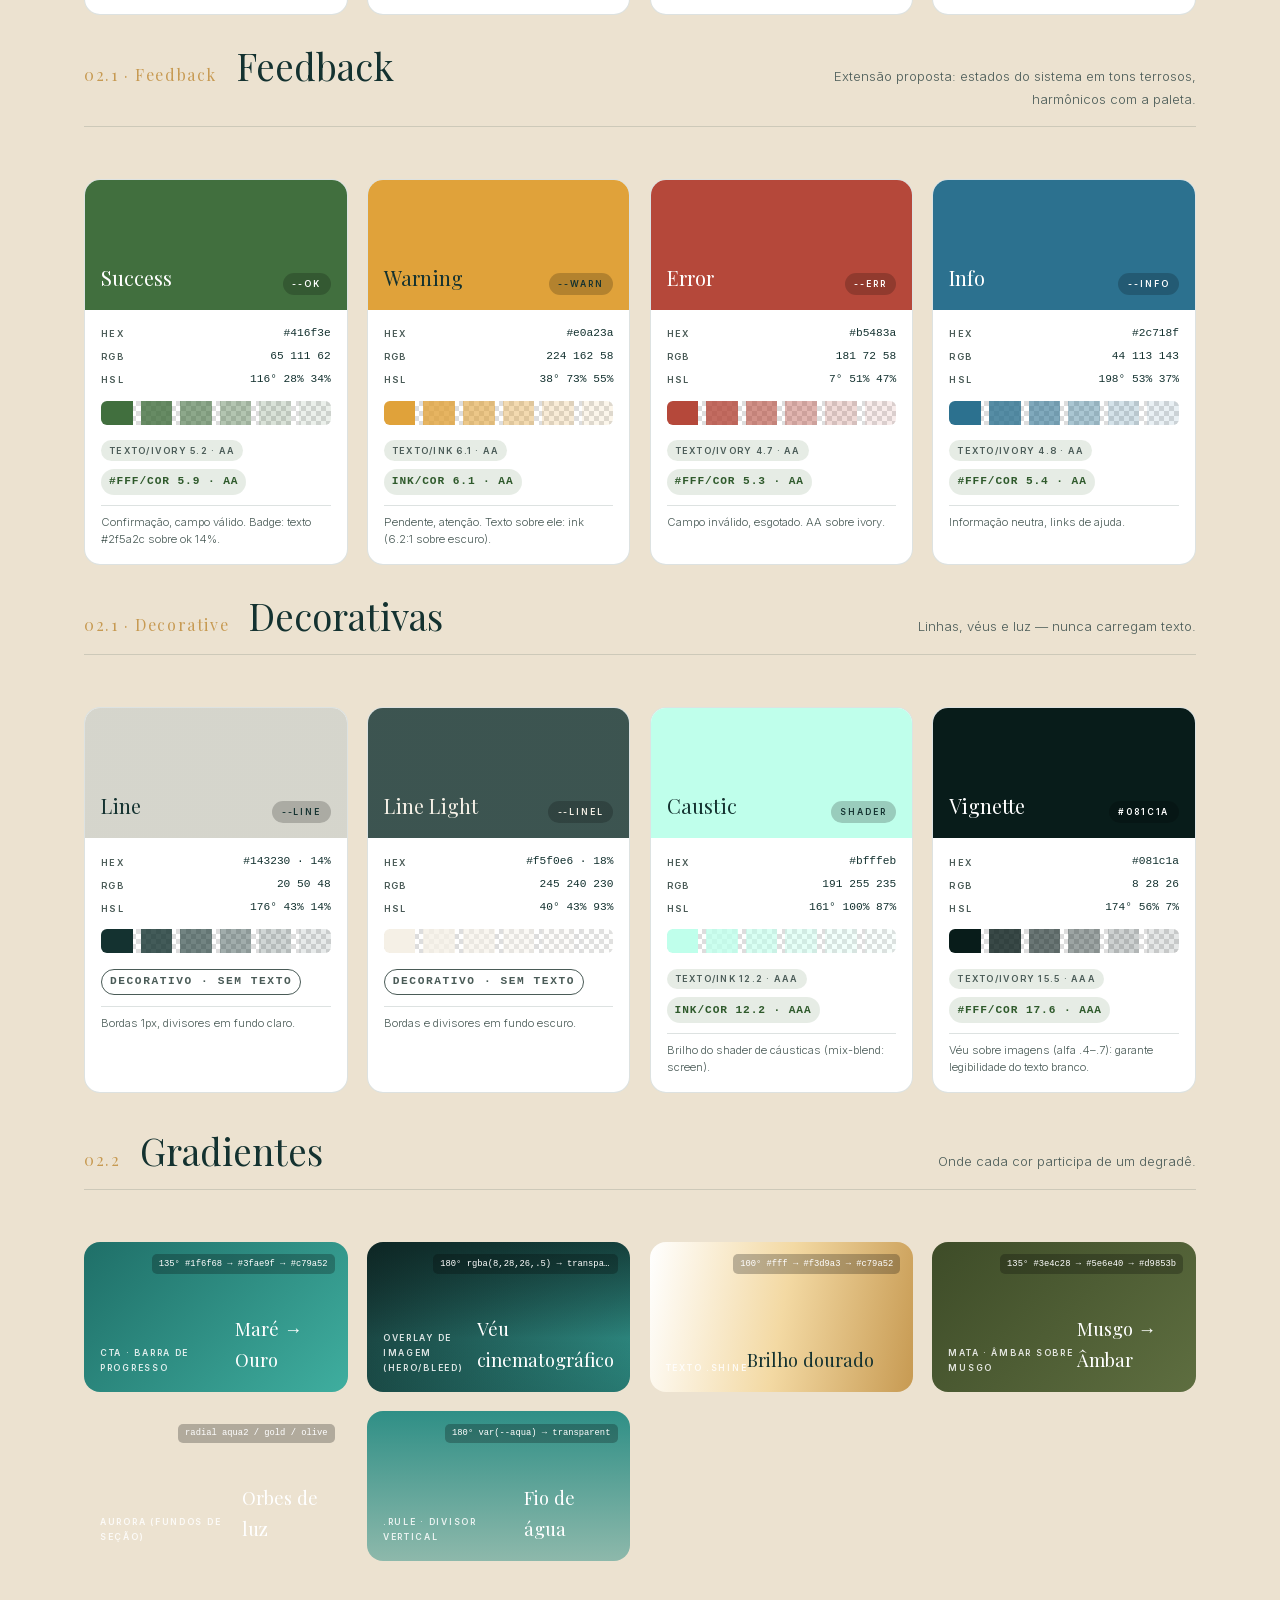
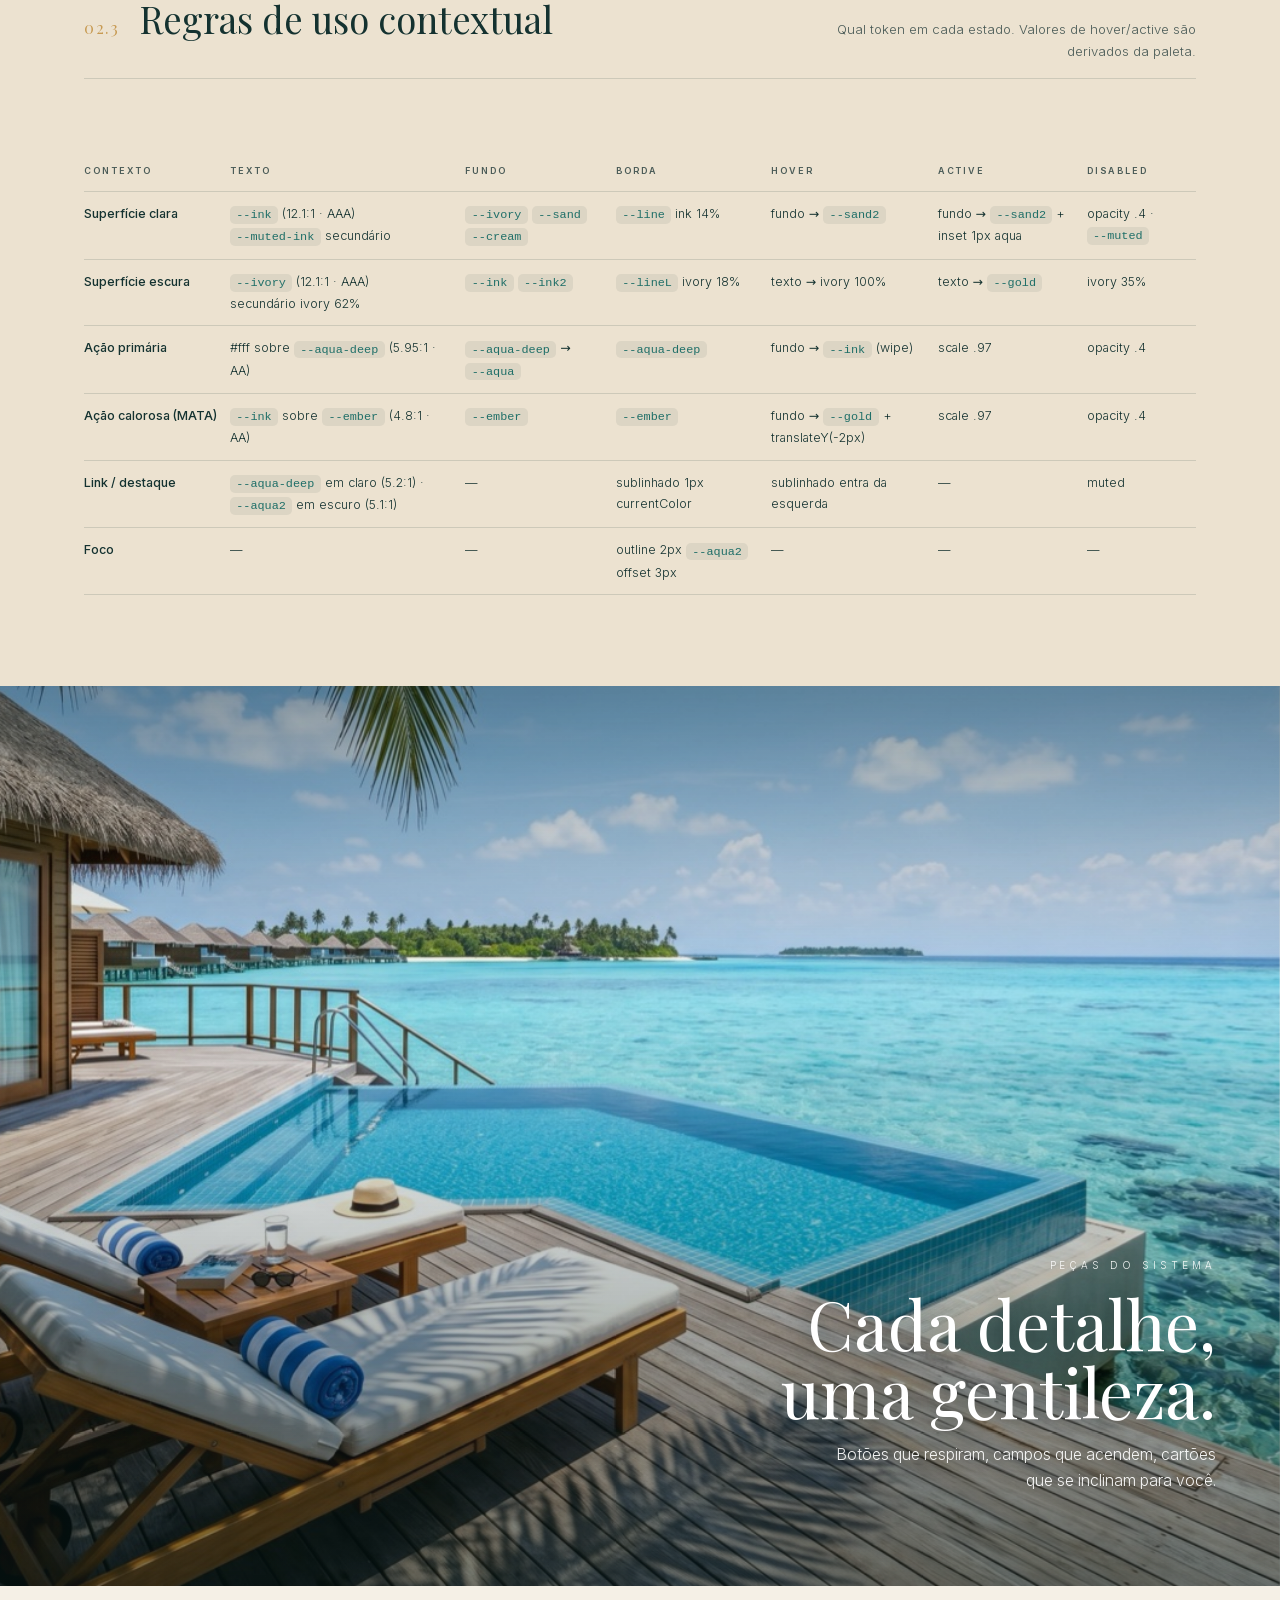
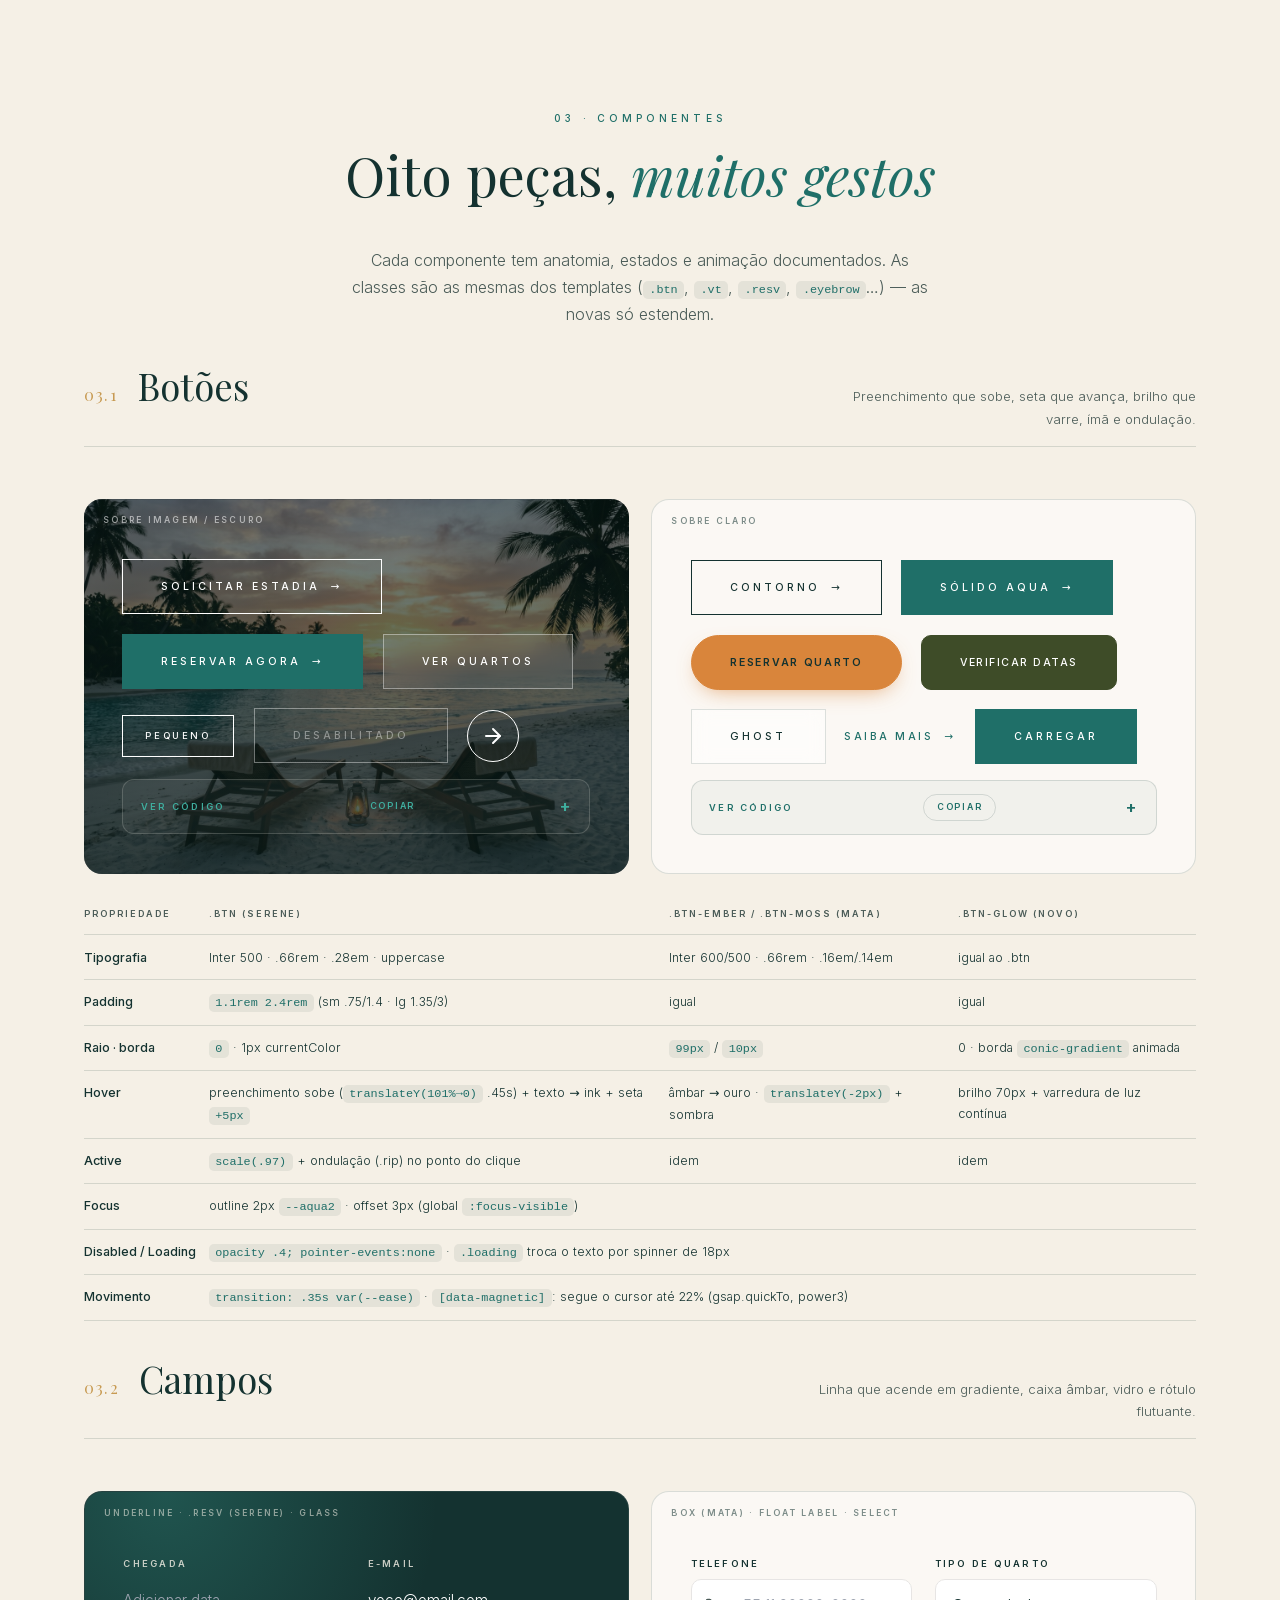
<file: Templates/design_system.html>
<!DOCTYPE html>
<html lang="pt-BR" class="scroll-smooth">
<head>
<meta charset="utf-8"/>
<meta content="width=device-width, initial-scale=1, viewport-fit=cover" name="viewport"/>
<title>POUSADA · Design System</title>
<meta content="Design system da Pousada: uma fusão de SERENE (cinematográfico, editorial) e Penzion MATA (acolhedor, funcional). Tipografia, cor, componentes, ícones e movimento." name="description"/>

<!-- ============ FONTES ============
     Estratégia: preconnect → css2 do Google Fonts (CDN, font-display:swap) com subset latin local (woff2) como 1º src.
     Playfair Display 400/500/600 + itálico 400/500 (display) · Inter 300–700 (texto/UI) · mono = stack do sistema -->
<link href="https://fonts.googleapis.com" rel="preconnect"/>
<link href="https://fonts.gstatic.com" rel="preconnect" crossorigin/>
<link href="serene-private-59.aura.build/assets/eb7360c87e44b784_css2.css" rel="stylesheet"/>
<link href="serene-private-59.aura.build/assets/f32c4a47e91d6996_css2.css" rel="stylesheet"/>

<!-- ============ BIBLIOTECAS (as mesmas dos templates) ============ -->
<script src="serene-private-59.aura.build/assets/28033e449a31ebcc_gsap.min.js"></script>
<script src="serene-private-59.aura.build/assets/ad33c2df9ada8a66_ScrollTrigger.min.js"></script>
<script src="serene-private-59.aura.build/assets/b2958f142f832f0d_lenis.min.js"></script>
<script src="guesthouse-landing-67.aura.build/assets/f828bf34002c03a3_lucide.min.js"></script>
<script src="guesthouse-landing-67.aura.build/assets/176e894661aa9cdc_3.4.17"></script>
<script>
/* Tailwind (Penzion MATA) — mesma config de cores do template guesthouse */
tailwind.config={theme:{extend:{fontFamily:{sans:['Inter','sans-serif']},colors:{mata:{green:'#3e4c28',olive:'#5e6e40',orange:'#d9853b',cream:'#f5f5f0',stone:'#1c1917'}}}}}
</script>

<style>
/* =====================================================================
   1 · TOKENS  (SERENE :root  +  MATA tailwind.config  → um só vocabulário)
   ===================================================================== */
:root{
  /* SERENE */
  --ivory:#f5f0e6; --sand:#ece2d0; --sand2:#e4d8c2; --ink:#143230; --ink2:#0c2422; --muted:#6f807c; --muted-ink:#4a5b57;
  --aqua:#2f8f86; --aqua2:#3fae9f; --gold:#c79a52; --line:rgba(20,50,48,.14); --lineL:rgba(245,240,230,.18);
  /* MATA */
  --mata:#3e4c28; --olive:#5e6e40; --ember:#d9853b; --cream:#f5f5f0; --stone:#1c1917;
  /* extensões propostas (acessibilidade + feedback) */
  --aqua-deep:#1f6f68; --ember-deep:#a8561a; --ok:#416f3e; --warn:#e0a23a; --err:#b5483a; --info:#2c718f;
  /* tipografia */
  --disp:"Playfair Display",Georgia,"Times New Roman",serif;
  --fn:"Inter",system-ui,-apple-system,"Segoe UI",Roboto,sans-serif;
  --mono:ui-monospace,"SF Mono",Menlo,Consolas,"Liberation Mono",monospace;
  /* layout */
  --pad:clamp(20px,5vw,84px); --max:1240px;
  /* movimento */
  --ease:cubic-bezier(.2,.7,.2,1); --ease-io:cubic-bezier(.65,0,.35,1);
  --t-fast:.3s; --t-base:.4s; --t-slow:1s;
}
@property --a{syntax:'<angle>';inherits:false;initial-value:0deg}

/* =====================================================================
   2 · BASE  (idêntica ao SERENE)
   ===================================================================== */
*{margin:0;padding:0;box-sizing:border-box}
html{background:var(--ink)}
html body{font-family:var(--fn);font-weight:300;color:var(--ink);background:var(--ivory);line-height:1.7;overflow-x:hidden;-webkit-font-smoothing:antialiased}
img{display:block;max-width:100%}
a{color:inherit;text-decoration:none}
::selection{background:var(--aqua);color:#fff}
.wrap{max-width:var(--max);margin:0 auto;padding:0 var(--pad);position:relative;z-index:1}
.disp{font-family:var(--disp);font-weight:400;line-height:1.05}
.eyebrow{font-size:.64rem;letter-spacing:.4em;text-transform:uppercase;color:var(--aqua-deep);font-weight:500}
.muted{color:var(--muted-ink)}
.rv{opacity:0;transform:translateY(26px)}
.wipe{opacity:0}
html.lenis,html.lenis body{height:auto}
.lenis.lenis-smooth{scroll-behavior:auto!important}
.lenis.lenis-stopped{overflow:hidden}
:focus-visible{outline:2px solid var(--aqua2);outline-offset:3px;border-radius:2px}

/* loader */
.loader{position:fixed;inset:0;z-index:120;background:var(--ink);display:grid;place-items:center;transition:opacity .8s}
.loader.done{opacity:0;pointer-events:none}
.loader .mk{font-family:var(--disp);font-size:1.7rem;letter-spacing:.5em;color:var(--ivory);padding-left:.5em;position:relative}
.loader .mk::after{content:"";position:absolute;left:0;right:14%;bottom:-14px;height:1px;background:var(--gold);transform:scaleX(var(--lp,0));transform-origin:left;transition:transform .3s}
.loader .mk::before{content:"";position:absolute;inset:-40px -60px;background:radial-gradient(closest-side,rgba(63,174,159,.35),transparent);animation:breathe 2.4s ease-in-out infinite}

/* scroll progress + cursor glow + chapter rail */
.progress{position:fixed;top:0;left:0;right:0;height:2px;z-index:90;background:linear-gradient(90deg,var(--aqua2),var(--gold),var(--ember));transform-origin:left;transform:scaleX(0)}
.cursor-glow{position:fixed;left:0;top:0;width:420px;height:420px;margin:-210px 0 0 -210px;border-radius:50%;pointer-events:none;z-index:70;background:radial-gradient(closest-side,rgba(63,174,159,.16),rgba(199,154,82,.06) 55%,transparent);mix-blend-mode:multiply;opacity:0;transition:opacity .5s}
.cursor-glow.on{opacity:1}
.rail{position:fixed;right:clamp(10px,1.6vw,26px);top:50%;transform:translateY(-50%);z-index:60;display:flex;flex-direction:column;gap:.9rem}
.rail a{position:relative;width:9px;height:9px;border-radius:50%;border:1px solid currentColor;color:var(--ink);opacity:.45;transition:.35s var(--ease)}
.rail a.on{background:var(--aqua);border-color:var(--aqua);opacity:1;transform:scale(1.35);box-shadow:0 0 12px var(--aqua2)}
.rail a span{position:absolute;right:20px;top:50%;transform:translate(8px,-50%);white-space:nowrap;font-size:.58rem;letter-spacing:.26em;text-transform:uppercase;font-weight:600;color:var(--ink);background:var(--ivory);padding:.35rem .7rem;border-radius:99px;opacity:0;pointer-events:none;transition:.3s var(--ease);box-shadow:0 8px 24px -10px rgba(12,36,34,.5)}
.rail a:hover span{opacity:1;transform:translate(0,-50%)}
.rail.dark a{color:#fff}
@media(max-width:900px){.rail{display:none}}

/* =====================================================================
   3 · NAV  (SERENE: transparente + sublinhado que troca de origem)
   ===================================================================== */
nav{position:fixed;top:0;left:0;right:0;z-index:80;display:flex;align-items:center;justify-content:space-between;padding:1.5rem var(--pad);color:var(--ivory);transition:color .4s ease,background .4s ease,padding .4s ease}
nav .wm{font-family:var(--disp);font-weight:500;font-size:1.3rem;letter-spacing:.34em;padding-left:.3em;text-shadow:0 1px 3px rgba(0,0,0,.9),0 0 8px rgba(0,0,0,.75),0 0 22px rgba(0,0,0,.5)}
nav .mn{display:flex;gap:1.8rem;font-size:.62rem;letter-spacing:.24em;text-transform:uppercase;font-weight:600;align-items:center}
nav .mn a{position:relative;text-shadow:0 1px 3px rgba(0,0,0,.92),0 0 7px rgba(0,0,0,.8),0 0 16px rgba(0,0,0,.55)}
nav .mn a:not(.pill)::after{content:"";position:absolute;left:0;right:0;bottom:-5px;height:1px;background:currentColor;transform:scaleX(0);transform-origin:right;transition:transform .4s var(--ease)}
nav .mn a:not(.pill):hover::after,nav .mn a.cur::after{transform:scaleX(1);transform-origin:left}
nav.on-light{color:var(--ink)}
nav.on-light .wm,nav.on-light .mn a{text-shadow:none}
nav.on-light.scrolled,nav.scrolled{backdrop-filter:blur(14px) saturate(1.3);-webkit-backdrop-filter:blur(14px) saturate(1.3);padding-top:1rem;padding-bottom:1rem}
nav.on-light.scrolled{background:rgba(245,240,230,.72);box-shadow:0 1px 0 var(--line)}
nav.scrolled:not(.on-light){background:rgba(12,36,34,.42);box-shadow:0 1px 0 var(--lineL)}
nav .burger{display:none;width:42px;height:42px;border:1px solid currentColor;border-radius:50%;place-items:center;background:transparent;color:inherit;cursor:pointer}
nav .mn a.pill{border:1px solid currentColor;border-radius:99px;padding:.6rem 1.1rem;text-shadow:none;transition:.35s var(--ease)}
nav .mn a.pill:hover{background:var(--ivory);color:var(--ink)}
nav.on-light .mn a.pill:hover{background:var(--ink);color:var(--ivory)}
@media(max-width:860px){nav .mn{display:none}nav .burger{display:grid}}
.drawer{position:fixed;inset:0;z-index:79;background:var(--ink);color:var(--ivory);display:flex;flex-direction:column;justify-content:center;gap:1.1rem;padding:0 var(--pad);clip-path:circle(0 at calc(100% - 44px) 44px);transition:clip-path .8s var(--ease-io);pointer-events:none}
.drawer.open{clip-path:circle(150% at calc(100% - 44px) 44px);pointer-events:auto}
.drawer a{font-family:var(--disp);font-size:clamp(2rem,9vw,3.4rem);line-height:1.1}
.drawer a em{color:var(--gold)}

/* =====================================================================
   4 · COLD OPEN / HERO  (SERENE .open  + camadas extras)
   ===================================================================== */
.open{position:relative;height:100svh;min-height:680px;overflow:hidden;display:grid;place-items:center;text-align:center;color:#fff;isolation:isolate}
.open .bg{position:absolute;inset:0;z-index:0;clip-path:inset(0 0 0 0)}
.open .bg img{width:100%;height:108%;object-fit:cover;object-position:center 45%}
.open .caus{position:absolute;inset:0;z-index:1;mix-blend-mode:screen;opacity:.5;pointer-events:none;width:100%;height:100%}
.open .bg::after{content:"";position:absolute;inset:0;z-index:2;background:radial-gradient(120% 100% at 50% 38%,transparent 38%,rgba(8,28,26,.55)),linear-gradient(180deg,rgba(8,28,26,.55),transparent 32%,rgba(8,28,26,.7))}
.open .ct{position:relative;z-index:5;padding:5rem var(--pad) 9rem}
.open .ct .eyebrow{display:inline-flex;align-items:center;justify-content:center;gap:.95rem;margin-bottom:1.7rem;color:#fff;opacity:1;font-weight:500}
.open .ct .eyebrow::before,.open .ct .eyebrow::after{content:"";width:clamp(26px,5vw,54px);height:1px;background:var(--gold);opacity:.95}
.open h1{font-family:var(--disp);font-weight:400;font-size:clamp(2.7rem,9.4vw,8rem);line-height:.98;letter-spacing:-.015em}
.open h1 .ln{display:block;overflow:hidden;padding-bottom:.1em;margin-bottom:-.1em}
.open h1 .ln > span{display:block}
.open h1 em{font-style:italic}
.open .sub{margin:1.5rem auto 0;max-width:46ch;font-size:clamp(.95rem,1.5vw,1.2rem);letter-spacing:.03em;opacity:.95}
.open .cta{display:flex;gap:1rem;justify-content:center;flex-wrap:wrap;margin-top:2.4rem}
/* camadas atmosféricas do hero */
.aurora{position:absolute;inset:0;z-index:1;overflow:hidden;pointer-events:none;mix-blend-mode:screen;opacity:.6}
.aurora i{position:absolute;border-radius:50%;will-change:transform;animation:drift 20s ease-in-out infinite alternate}
.aurora i:nth-child(1){width:60vmax;height:60vmax;left:-20vmax;top:-26vmax;background:radial-gradient(circle,rgba(63,174,159,.55),transparent 62%)}
.aurora i:nth-child(2){width:50vmax;height:50vmax;right:-18vmax;top:10%;background:radial-gradient(circle,rgba(199,154,82,.42),transparent 62%);animation-duration:27s;animation-delay:-9s}
.aurora i:nth-child(3){width:44vmax;height:44vmax;left:25%;bottom:-24vmax;background:radial-gradient(circle,rgba(217,133,59,.28),transparent 62%);animation-duration:32s;animation-delay:-14s}
.motes{position:absolute;inset:0;z-index:2;width:100%;height:100%;pointer-events:none}
.spot{position:absolute;inset:0;z-index:3;pointer-events:none;background:radial-gradient(380px circle at var(--sx,50%) var(--sy,42%),rgba(255,232,190,.22),transparent 62%);mix-blend-mode:screen;opacity:0;transition:opacity .6s}
.open:hover .spot{opacity:1}
.grain{position:absolute;inset:-50%;z-index:3;pointer-events:none;opacity:.09;mix-blend-mode:overlay;background-image:url("data:image/svg+xml,%3Csvg xmlns='http://www.w3.org/2000/svg' width='220' height='220'%3E%3Cfilter id='n'%3E%3CfeTurbulence type='fractalNoise' baseFrequency='.9' numOctaves='2' stitchTiles='stitch'/%3E%3C/filter%3E%3Crect width='100%25' height='100%25' filter='url(%23n)'/%3E%3C/svg%3E");animation:grain 1.2s steps(6) infinite}
.float{position:absolute;z-index:4;will-change:transform}
.float .in{overflow:hidden;width:100%;height:100%;border:1px solid rgba(255,255,255,.4);box-shadow:0 30px 70px -25px rgba(0,0,0,.7),0 0 0 8px rgba(255,255,255,.06);animation:floaty 9s ease-in-out infinite alternate}
.float img{width:100%;height:100%;object-fit:cover;transition:transform 1.2s var(--ease)}
.float:hover img{transform:scale(1.1)}
.f1{left:5vw;bottom:19vh;width:clamp(120px,13vw,220px);aspect-ratio:3/4}
.f1 .in{border-radius:999px 999px 8px 8px}
.f2{right:5.5vw;top:20vh;width:clamp(110px,11vw,190px);aspect-ratio:1}
.f2 .in{border-radius:50%;animation-delay:-4s}
@media(max-width:1080px){.f1,.f2{display:none}}
.seal{position:absolute;z-index:4;right:var(--pad);bottom:150px;width:112px;height:112px;display:grid;place-items:center;color:#fff}
.seal svg{position:absolute;inset:0;width:100%;height:100%;animation:spin 22s linear infinite}
.seal text{font-family:var(--fn);font-size:8.6px;letter-spacing:.2em;font-weight:600;fill:currentColor;text-transform:uppercase}
.seal .core{width:46px;height:46px;border-radius:50%;display:grid;place-items:center;background:rgba(255,255,255,.12);backdrop-filter:blur(8px);border:1px solid rgba(255,255,255,.35);animation:breathe 3.6s ease-in-out infinite}
@media(max-width:1080px){.seal{display:none}}
.hero-foot{position:absolute;left:var(--pad);right:var(--pad);bottom:76px;z-index:5;display:flex;justify-content:flex-start;gap:.7rem;flex-wrap:wrap}
@media(max-width:700px){.hero-foot{display:none}}
.chip-glass{display:inline-flex;align-items:center;gap:.6rem;padding:.55rem 1rem;border-radius:99px;font-size:.62rem;letter-spacing:.2em;text-transform:uppercase;font-weight:500;background:rgba(255,255,255,.1);border:1px solid rgba(255,255,255,.28);backdrop-filter:blur(12px);-webkit-backdrop-filter:blur(12px);color:#fff}
.cue{position:absolute;z-index:5;left:50%;bottom:128px;transform:translateX(-50%);display:flex;flex-direction:column;align-items:center;gap:.6rem;font-size:.55rem;letter-spacing:.4em;text-transform:uppercase;color:rgba(255,255,255,.8)}
.cue i{display:block;width:1px;height:46px;background:linear-gradient(#fff,transparent);transform-origin:top;animation:cue 2.2s var(--ease-io) infinite}
@media(max-width:700px),(max-height:780px){.cue{display:none}}
.marq{position:absolute;left:0;right:0;bottom:0;z-index:5;height:52px;display:flex;align-items:center;overflow:hidden;border-top:1px solid rgba(255,255,255,.22);background:rgba(8,28,26,.38);backdrop-filter:blur(10px);-webkit-backdrop-filter:blur(10px);color:#fff}
.marq .tk{display:flex;flex:none;gap:2.4rem;padding-right:2.4rem;white-space:nowrap;font-size:.6rem;letter-spacing:.34em;text-transform:uppercase;font-weight:500;animation:marq 38s linear infinite}
.marq .tk span{display:inline-flex;align-items:center;gap:2.4rem}
.marq .tk span::after{content:"✦";color:var(--gold);font-size:.7rem}
.marq:hover .tk{animation-play-state:paused}

/* shine em texto */
.shine{background:linear-gradient(100deg,#fff 18%,#f3d9a3 36%,var(--gold) 50%,#f3d9a3 64%,#fff 82%);background-size:220% 100%;-webkit-background-clip:text;background-clip:text;color:transparent;-webkit-text-fill-color:transparent;animation:shine 7s linear infinite}
.shine-dark{background-image:linear-gradient(100deg,var(--aqua-deep) 18%,var(--aqua2) 40%,var(--gold) 52%,var(--aqua2) 64%,var(--aqua-deep) 82%)}

/* =====================================================================
   5 · SEÇÕES  (.sec .intro .bleed .feat .vtypes .exp .house .quote .reserve .foot)
   ===================================================================== */
.sec{position:relative;isolation:isolate;overflow:hidden;padding:clamp(6rem,13vh,11rem) 0}
.sec.dark{background:var(--ink);color:var(--ivory)}
.sec.dark .eyebrow{color:var(--aqua2)}
.sec.dark .muted{color:rgba(245,240,230,.62)}
.center{text-align:center}
.intro{text-align:center}
.intro h2{font-family:var(--disp);font-weight:400;font-size:clamp(2rem,5vw,4rem);line-height:1.12;max-width:20ch;margin:1.2rem auto 0}
.intro h2 em{font-style:italic;color:var(--aqua-deep)}
.intro p{color:var(--muted-ink);max-width:54ch;margin:1.6rem auto 0}
.rule{width:1px;height:64px;margin:2.6rem auto 0;background:linear-gradient(var(--aqua),transparent);transform-origin:top;transform:scaleY(0)}
.head{text-align:center;margin-bottom:2.8rem}
.head h2{font-family:var(--disp);font-weight:400;font-size:clamp(2rem,4.6vw,3.4rem);margin-top:1rem;line-height:1.08}
.head h2 em{font-style:italic;color:var(--aqua-deep)}
.sec.dark .head h2 em{color:var(--gold)}
.head p{max-width:58ch;margin:1rem auto 0;color:var(--muted-ink)}
.sec.dark .head p{color:rgba(245,240,230,.65)}

/* bleed cinematográfico */
.bleed{position:relative;height:100svh;min-height:560px;overflow:hidden;color:#fff;isolation:isolate}
.bleed > img{position:absolute;inset:0;width:100%;height:120%;top:-10%;object-fit:cover;will-change:transform}
.bleed .caus{position:absolute;inset:0;mix-blend-mode:screen;opacity:.45;pointer-events:none;width:100%;height:100%}
.bleed::after{content:"";position:absolute;inset:0;background:linear-gradient(180deg,rgba(8,28,26,.4),transparent 34%,rgba(8,28,26,.55))}
.bleed .cap{position:absolute;left:var(--pad);bottom:13vh;z-index:3;max-width:min(90vw,560px);text-shadow:0 1px 24px rgba(8,28,26,.45)}
.bleed.right .cap{left:auto;right:var(--pad);text-align:right}
.bleed.right .cap p{margin-left:auto}
.bleed .cap .k{font-size:.62rem;letter-spacing:.4em;text-transform:uppercase;color:#fff;opacity:.88;display:block;margin-bottom:.9rem}
.bleed .cap .t{font-family:var(--disp);font-weight:400;font-size:clamp(2.2rem,5.6vw,4.2rem);line-height:1.02;display:block}
.bleed .cap p{margin-top:1rem;max-width:38ch;opacity:.92;font-size:.98rem}
.bleed .aurora{z-index:2;opacity:.45}

/* split feature */
.feat{display:grid;grid-template-columns:1.15fr .85fr;gap:clamp(2rem,5vw,4.5rem);align-items:center}
.feat.rev{grid-template-columns:.85fr 1.15fr}
.feat.rev .media{order:2}
.feat .media{overflow:hidden;border-radius:2px;position:relative}
.feat .media img{width:100%;height:clamp(420px,74vh,760px);object-fit:cover;will-change:transform}
.feat .copy .eyebrow{display:block;margin-bottom:1rem}
.feat .copy h2{font-family:var(--disp);font-weight:400;font-size:clamp(2rem,4.4vw,3.4rem);line-height:1.04;margin-bottom:1.1rem}
.feat .copy p{color:var(--muted-ink);max-width:42ch;margin-bottom:1rem}
.sec.dark .feat .copy p{color:rgba(245,240,230,.65)}
.feat .copy .det{margin-top:1.6rem;border-top:1px solid var(--line);padding-top:1.2rem;display:flex;flex-direction:column;gap:.65rem}
.sec.dark .feat .copy .det{border-color:var(--lineL)}
.feat .copy .det div{display:flex;justify-content:space-between;gap:1rem;font-size:.9rem;align-items:baseline}
.feat .copy .det .l{color:var(--muted-ink)}
.sec.dark .feat .copy .det .l{color:rgba(245,240,230,.55)}
.feat .copy .det .v{font-family:var(--disp);font-size:1.1rem;text-align:right}
@media(max-width:820px){.feat,.feat.rev{grid-template-columns:1fr;gap:2rem}.feat.rev .media{order:0}.feat .media img{height:56vh}}

/* tipos de cartão de imagem (SERENE .vtypes/.vt  e  .exp figure) */
.vtypes{background:var(--sand)}
.vt-grid{display:grid;grid-template-columns:repeat(3,1fr);gap:clamp(1rem,2vw,1.6rem)}
.vt{position:relative;overflow:hidden;border-radius:2px;transform-style:preserve-3d;cursor:pointer}
.vt img{width:100%;height:clamp(360px,52vh,520px);object-fit:cover;transition:transform 1s var(--ease)}
.vt:hover img{transform:scale(1.06)}
.vt::after{content:"";position:absolute;inset:0;background:linear-gradient(180deg,transparent 45%,rgba(8,28,26,.66));transition:opacity .5s}
.vt::before{content:"";position:absolute;inset:0;z-index:2;background:radial-gradient(320px circle at var(--mx,50%) var(--my,50%),rgba(255,236,196,.28),transparent 60%);opacity:0;transition:opacity .4s;pointer-events:none;mix-blend-mode:screen}
.vt:hover::before{opacity:1}
.vt .lab{position:absolute;left:1.4rem;right:1.4rem;bottom:1.3rem;z-index:3;color:#fff;transition:transform .6s var(--ease)}
.vt:hover .lab{transform:translateY(-6px)}
.vt .lab .k{font-size:.58rem;letter-spacing:.3em;text-transform:uppercase;opacity:.85;display:block;margin-bottom:.35rem}
.vt .lab .t{display:block;font-family:var(--disp);font-size:1.5rem;line-height:1.12}
.vt .lab .d{display:block;font-size:.82rem;opacity:.82;margin-top:.55rem;max-width:30ch;line-height:1.5}
@media(max-width:820px){.vt-grid{grid-template-columns:1fr}.vt img{height:54vh}}
.exp{background:var(--ivory)}
.exp .grid{display:grid;grid-template-columns:1fr 1fr;gap:clamp(1rem,2.5vw,1.8rem)}
.exp figure{overflow:hidden;position:relative;border-radius:2px}
.exp img{width:100%;height:clamp(280px,46vh,440px);object-fit:cover;transition:transform 1s var(--ease)}
.exp figure:hover img{transform:scale(1.06)}
.exp figure::after{content:"";position:absolute;inset:0;background:linear-gradient(180deg,transparent 50%,rgba(8,28,26,.62))}
.exp figcaption{position:absolute;left:1.5rem;bottom:1.4rem;color:#fff;z-index:2}
.exp figcaption .k{font-size:.6rem;letter-spacing:.3em;text-transform:uppercase;opacity:.9;display:block;margin-bottom:.3rem}
.exp figcaption .t{display:block;font-family:var(--disp);font-size:1.5rem;line-height:1.12}
.exp figcaption .d{display:block;font-size:.82rem;opacity:.85;margin-top:.55rem;max-width:32ch;line-height:1.5}
@media(max-width:680px){.exp .grid{grid-template-columns:1fr}}

/* números */
.house{background:var(--sand)}
.house .grid{display:grid;grid-template-columns:repeat(4,1fr);gap:2rem;text-align:center}
.house .cell{padding:.5rem 0}
.house .v{font-family:var(--disp);font-weight:400;font-size:clamp(2.4rem,5.5vw,4.2rem);color:var(--aqua-deep);line-height:1}
.house .l{font-size:.62rem;letter-spacing:.22em;text-transform:uppercase;color:var(--muted-ink);margin-top:.7rem}
@media(max-width:680px){.house .grid{grid-template-columns:1fr 1fr;gap:2.6rem}}

/* citação */
.quote{background:var(--ink);color:var(--ivory);text-align:center}
.quote .wrap{max-width:min(92vw,900px)}
.quote .mk{color:var(--gold);font-family:var(--disp);font-size:3rem;line-height:0;display:block;margin-bottom:1.4rem;opacity:.8}
.quote blockquote{font-family:var(--disp);font-weight:400;font-style:italic;font-size:clamp(1.5rem,3vw,2.4rem);line-height:1.3;text-wrap:balance}
.quote .by{margin-top:1.8rem;font-size:.62rem;letter-spacing:.3em;text-transform:uppercase;color:rgba(245,240,230,.6)}

/* reserva / CTA final */
.reserve{position:relative;overflow:hidden;color:#fff;text-align:center;isolation:isolate}
.reserve > img{position:absolute;inset:0;width:100%;height:120%;top:-10%;object-fit:cover;z-index:0;will-change:transform}
.reserve::after{content:"";position:absolute;inset:0;background:linear-gradient(180deg,rgba(8,28,26,.5),rgba(8,28,26,.66));z-index:1}
.reserve .caus{position:absolute;inset:0;z-index:1;mix-blend-mode:screen;opacity:.4;pointer-events:none;width:100%;height:100%}
.reserve .aurora{z-index:1}
.reserve .ct{position:relative;z-index:3;padding:clamp(6rem,16vh,11rem) var(--pad);max-width:760px;margin:0 auto}
.reserve h2{font-family:var(--disp);font-weight:400;font-size:clamp(2.6rem,7vw,5.5rem);line-height:1;margin:1rem 0}
.reserve h2 em{font-style:italic}
.reserve p{max-width:44ch;margin:0 auto 2.2rem;opacity:.92}
.reserve .eyebrow{color:#fff;opacity:.9}

/* formulário de reserva (underline) */
.resv{display:grid;grid-template-columns:1fr 1fr;gap:1rem;max-width:520px;margin:0 auto 1.6rem;text-align:left}
.resv .f{display:flex;flex-direction:column;gap:.4rem;position:relative}
.resv .f.full{grid-column:1 / -1}
.resv label{font-size:.56rem;letter-spacing:.24em;text-transform:uppercase;opacity:.8}
.resv input,.resv select{background:transparent;border:0;border-bottom:1px solid rgba(255,255,255,.4);color:#fff;padding:.6rem 0;font-family:var(--fn);font-size:.95rem;outline:none;transition:border-color .3s}
.resv input::placeholder{color:rgba(255,255,255,.5)}
.resv input:focus{border-color:#fff}
.resv .f::after{content:"";position:absolute;left:0;right:0;bottom:0;height:2px;background:linear-gradient(90deg,var(--aqua2),var(--gold));transform:scaleX(0);transform-origin:left;transition:transform .5s var(--ease)}
.resv .f:focus-within::after{transform:scaleX(1)}
@media(max-width:520px){.resv{grid-template-columns:1fr}}

/* rodapé */
.foot{background:var(--ink);color:rgba(245,240,230,.62);position:relative;overflow:hidden;isolation:isolate}
.foot .top{display:grid;grid-template-columns:1.6fr 1fr 1fr 1.4fr;gap:2rem;padding:clamp(3.5rem,8vh,5.5rem) var(--pad) 2.4rem;position:relative;z-index:1}
.foot .brand .wm{font-family:var(--disp);letter-spacing:.36em;color:var(--ivory);font-size:1.3rem;display:block;margin-bottom:1rem}
.foot .brand p{max-width:30ch;font-size:.86rem}
.foot h4{font-size:.58rem;letter-spacing:.26em;text-transform:uppercase;color:var(--ivory);margin-bottom:1rem;opacity:.9;font-weight:600}
.foot ul{list-style:none;display:flex;flex-direction:column;gap:.6rem;font-size:.86rem}
.foot ul a{transition:color .3s,padding .3s var(--ease)}
.foot ul a:hover{color:var(--ivory);padding-left:.4rem}
.foot .news input{background:transparent;border:0;border-bottom:1px solid var(--lineL);color:var(--ivory);padding:.5rem 0;width:100%;font-family:var(--fn);outline:none;font-size:.9rem}
.foot .news button{margin-top:.9rem;background:transparent;border:1px solid var(--lineL);color:var(--ivory);padding:.7rem 1.4rem;font-size:.58rem;letter-spacing:.24em;text-transform:uppercase;cursor:pointer;transition:.3s}
.foot .news button:hover{background:var(--ivory);color:var(--ink);border-color:var(--ivory)}
.foot .bot{border-top:1px solid var(--lineL);padding:1.5rem var(--pad);display:flex;justify-content:space-between;flex-wrap:wrap;gap:1rem;font-size:.6rem;letter-spacing:.18em;text-transform:uppercase;position:relative;z-index:1}
@media(max-width:820px){.foot .top{grid-template-columns:1fr 1fr}}
@media(max-width:520px){.foot .top{grid-template-columns:1fr}}

/* =====================================================================
   6 · FUNDOS ANIMADOS DE SEÇÃO  (.bgfx injetado por [data-bg])
   ===================================================================== */
.bgfx{position:absolute;inset:0;z-index:-1;pointer-events:none;overflow:hidden}
.bgfx *{animation-play-state:paused}
.bgfx.live *{animation-play-state:running}
.bgfx .orb{position:absolute;border-radius:50%;will-change:transform;animation:drift 24s ease-in-out infinite alternate}
.bgfx .o1{width:48vmax;height:48vmax;left:-14vmax;top:-16vmax;background:radial-gradient(circle,rgba(63,174,159,.34),transparent 64%)}
.bgfx .o2{width:40vmax;height:40vmax;right:-12vmax;top:18%;background:radial-gradient(circle,rgba(199,154,82,.30),transparent 64%);animation-duration:30s;animation-delay:-9s}
.bgfx .o3{width:36vmax;height:36vmax;left:28%;bottom:-16vmax;background:radial-gradient(circle,rgba(94,110,64,.26),transparent 64%);animation-duration:34s;animation-delay:-15s}
.dark .bgfx .o1{background:radial-gradient(circle,rgba(63,174,159,.30),transparent 64%)}
.dark .bgfx .o2{background:radial-gradient(circle,rgba(199,154,82,.22),transparent 64%)}
.dark .bgfx .o3{background:radial-gradient(circle,rgba(217,133,59,.16),transparent 64%)}
.bgfx .gridfx{position:absolute;inset:0;background-image:linear-gradient(var(--line) 1px,transparent 1px),linear-gradient(90deg,var(--line) 1px,transparent 1px);background-size:72px 72px;opacity:.55;-webkit-mask-image:radial-gradient(70% 60% at 50% 45%,#000,transparent);mask-image:radial-gradient(70% 60% at 50% 45%,#000,transparent);animation:gridmove 18s linear infinite}
.dark .bgfx .gridfx{background-image:linear-gradient(var(--lineL) 1px,transparent 1px),linear-gradient(90deg,var(--lineL) 1px,transparent 1px);opacity:.35}
.bgfx .waves{position:absolute;left:0;right:0;bottom:0;height:140px;background-repeat:repeat-x;background-size:1200px 140px;opacity:.7;animation:waveA 36s linear infinite;background-image:url("data:image/svg+xml,%3Csvg xmlns='http://www.w3.org/2000/svg' width='1200' height='140' viewBox='0 0 1200 140'%3E%3Cg fill='none' stroke='%232f8f86' stroke-width='1'%3E%3Cpath stroke-opacity='.38' d='M0 70 Q150 30 300 70 T600 70 T900 70 T1200 70'/%3E%3Cpath stroke-opacity='.26' d='M0 84 Q150 44 300 84 T600 84 T900 84 T1200 84'/%3E%3Cpath stroke-opacity='.16' d='M0 98 Q150 58 300 98 T600 98 T900 98 T1200 98'/%3E%3C/g%3E%3C/svg%3E")}
.bgfx .waves.b{height:120px;opacity:.5;animation:waveB 52s linear infinite;background-size:900px 105px;bottom:-10px;filter:hue-rotate(-40deg)}
.dark .bgfx .waves{filter:brightness(2) saturate(.9);opacity:.55}
.bgfx .rings{position:absolute;left:50%;top:50%;width:90vmin;height:90vmin;margin:-45vmin 0 0 -45vmin;border-radius:50%;background:repeating-radial-gradient(circle,transparent 0 38px,var(--line) 38px 39px);opacity:.5;-webkit-mask-image:radial-gradient(closest-side,#000 20%,transparent);mask-image:radial-gradient(closest-side,#000 20%,transparent);animation:spin 160s linear infinite}
.dark .bgfx .rings{background:repeating-radial-gradient(circle,transparent 0 38px,var(--lineL) 38px 39px)}
.bgfx .grainx{position:absolute;inset:0;opacity:.05;mix-blend-mode:multiply;background-image:url("data:image/svg+xml,%3Csvg xmlns='http://www.w3.org/2000/svg' width='200' height='200'%3E%3Cfilter id='n'%3E%3CfeTurbulence type='fractalNoise' baseFrequency='.85' numOctaves='2' stitchTiles='stitch'/%3E%3C/filter%3E%3Crect width='100%25' height='100%25' filter='url(%23n)'/%3E%3C/svg%3E")}
.dark .bgfx .grainx{mix-blend-mode:screen;opacity:.06}
.bgfx .beam{position:absolute;top:-20%;left:-30%;width:40%;height:140%;background:linear-gradient(90deg,transparent,rgba(255,236,196,.14),transparent);transform:rotate(18deg);animation:beam 14s ease-in-out infinite}
.dark .bgfx .beam{background:linear-gradient(90deg,transparent,rgba(63,174,159,.12),transparent)}

/* =====================================================================
   7 · BOTÕES
   ===================================================================== */
.btn{--bc:#fff;position:relative;display:inline-flex;align-items:center;justify-content:center;gap:.7rem;font-family:var(--fn);font-size:.66rem;letter-spacing:.28em;text-transform:uppercase;font-weight:500;border:1px solid var(--bc);color:var(--bc);padding:1.1rem 2.4rem;transition:.35s var(--ease);cursor:pointer;background:transparent;overflow:hidden;isolation:isolate;will-change:transform;user-select:none;-webkit-tap-highlight-color:transparent}
.btn::before{content:"";position:absolute;inset:0;z-index:-1;background:var(--bc);transform:translateY(101%);transition:transform .45s var(--ease)}
.btn:hover{color:var(--ink)}
.btn:hover::before{transform:translateY(0)}
.btn .ar{transition:transform .35s var(--ease)}
.btn:hover .ar{transform:translateX(5px)}
.btn:active{transform:scale(.97)}
.btn[data-magnetic]{transition:color .35s var(--ease),box-shadow .35s var(--ease),border-color .35s var(--ease),background .35s var(--ease)}
.btn:disabled,.btn.is-disabled{opacity:.4;pointer-events:none}
.btn.on-light{--bc:var(--ink)}
.btn.on-light:hover{color:var(--ivory)}
.btn-sm{padding:.75rem 1.4rem;font-size:.58rem}
.btn-lg{padding:1.35rem 3rem;font-size:.72rem}
/* sólido aqua */
.btn-solid{--bc:var(--aqua-deep);background:linear-gradient(135deg,#1f6f68,#2a8a81);color:#fff;border-color:var(--aqua-deep)}
.btn-solid::before{background:var(--ink)}
.btn-solid:hover{color:#fff;border-color:var(--ink);box-shadow:0 14px 34px -14px rgba(20,50,48,.7)}
/* glow: borda cônica animada + brilho que varre */
.btn-glow{--bc:#fff;border:1px solid transparent;color:#fff;background:linear-gradient(135deg,rgba(31,111,104,.96),rgba(38,130,121,.96)) padding-box,conic-gradient(from var(--a),transparent 0 60%,var(--gold) 80%,#fff 90%,transparent) border-box;animation:spinA 4.5s linear infinite;box-shadow:0 10px 50px -12px rgba(63,174,159,.9),0 0 0 1px rgba(255,255,255,.08) inset}
.btn-glow::before{background:linear-gradient(135deg,var(--aqua2),var(--aqua))}
.btn-glow::after{content:"";position:absolute;top:0;bottom:0;left:-60%;width:40%;background:linear-gradient(100deg,transparent,rgba(255,255,255,.55),transparent);transform:skewX(-20deg);animation:sweep 3.6s var(--ease-io) infinite;pointer-events:none}
.btn-glow:hover{color:#fff;box-shadow:0 16px 70px -10px rgba(63,174,159,1),0 0 30px rgba(199,154,82,.35)}
/* ghost vidro */
.btn-ghost{--bc:#fff;border-color:rgba(255,255,255,.4);background:rgba(255,255,255,.08);backdrop-filter:blur(10px);-webkit-backdrop-filter:blur(10px)}
.btn-ghost.on-light{border-color:var(--line);background:rgba(255,255,255,.5)}
/* MATA — pílula âmbar e verde musgo */
.btn-ember{--bc:var(--ember);background:var(--ember);color:var(--ink);border-radius:99px;border-color:var(--ember);letter-spacing:.16em;font-weight:600;box-shadow:0 8px 22px -10px rgba(217,133,59,.8)}
.btn-ember::before{background:var(--gold)}
.btn-ember:hover{color:var(--ink);box-shadow:0 14px 34px -10px rgba(217,133,59,.9);transform:translateY(-2px)}
.btn-moss{--bc:var(--mata);background:var(--mata);color:#fff;border-radius:10px;border-color:var(--mata);letter-spacing:.14em;font-weight:500}
.btn-moss::before{background:var(--olive)}
.btn-moss:hover{color:#fff}
.btn-icon{width:52px;height:52px;padding:0;border-radius:50%}
.btn-link{border:0;padding:.3rem 0;letter-spacing:.24em;color:var(--aqua-deep);background:none}
.btn-link::before{inset:auto 0 0 0;height:1px;transform:scaleX(0);transform-origin:right;background:currentColor;z-index:0}
.btn-link:hover{color:var(--aqua-deep)}
.btn-link:hover::before{transform:scaleX(1);transform-origin:left}
.btn.loading{pointer-events:none;color:transparent!important}
.btn.loading::after{content:"";position:absolute;width:18px;height:18px;border-radius:50%;border:2px solid rgba(255,255,255,.35);border-top-color:#fff;animation:spin .8s linear infinite;left:50%;top:50%;margin:-9px 0 0 -9px}
.btn .rip{position:absolute;border-radius:50%;background:rgba(255,255,255,.45);transform:scale(0);animation:ripple .7s var(--ease) forwards;pointer-events:none;z-index:-1}

/* =====================================================================
   8 · CAMPOS / INPUTS
   ===================================================================== */
.fld{display:flex;flex-direction:column;gap:.45rem;position:relative}
.fld > label{font-size:.58rem;letter-spacing:.24em;text-transform:uppercase;font-weight:600;color:var(--ink)}
.fld .ctl{position:relative;display:flex;align-items:center}
.fld input,.fld select,.fld textarea{width:100%;font-family:var(--fn);font-weight:300;font-size:.95rem;color:var(--ink);background:transparent;border:0;outline:none;transition:.35s var(--ease)}
.fld .hint{font-size:.72rem;color:var(--muted-ink);display:flex;gap:.4rem;align-items:center;min-height:1.1rem}
/* underline (SERENE) */
.fld.under input,.fld.under select,.fld.under textarea{border-bottom:1px solid var(--line);padding:.6rem 0}
.fld.under .ctl::after{content:"";position:absolute;left:0;right:0;bottom:0;height:2px;background:linear-gradient(90deg,var(--aqua2),var(--gold));transform:scaleX(0);transform-origin:left;transition:transform .5s var(--ease)}
.fld.under .ctl:focus-within::after{transform:scaleX(1)}
/* box (MATA) */
.fld.box input,.fld.box select,.fld.box textarea{background:#fff;border:1px solid #e7e5e4;border-radius:10px;padding:.85rem 1rem}
.fld.box input:hover,.fld.box select:hover,.fld.box textarea:hover{border-color:rgba(217,133,59,.5)}
.fld.box input:focus,.fld.box select:focus,.fld.box textarea:focus{border-color:var(--ember);box-shadow:0 0 0 4px rgba(217,133,59,.16)}
.fld.box .ico-l{position:absolute;left:.9rem;color:var(--muted-ink);pointer-events:none;transition:color .3s}
.fld.box.has-ico input{padding-left:2.6rem}
.fld.box .ctl:focus-within .ico-l{color:var(--ember)}
/* glass (sobre imagem/escuro) */
.fld.glass > label{color:rgba(255,255,255,.8)}
.fld.glass input,.fld.glass select{color:#fff;background:rgba(255,255,255,.08);border:1px solid rgba(255,255,255,.28);border-radius:99px;padding:.8rem 1.2rem;backdrop-filter:blur(10px)}
.fld.glass input::placeholder{color:rgba(255,255,255,.55)}
.fld.glass input:focus{border-color:#fff;box-shadow:0 0 0 4px rgba(255,255,255,.14),0 0 30px rgba(63,174,159,.4)}
/* floating label */
.fld.float-l .ctl input{background:#fff;border:1px solid var(--line);border-radius:10px;padding:1.4rem 1rem .5rem}
.fld.float-l .ctl label{position:absolute;left:1rem;top:50%;transform:translateY(-50%);font-size:.9rem;letter-spacing:0;text-transform:none;font-weight:300;color:var(--muted-ink);pointer-events:none;transition:.35s var(--ease)}
.fld.float-l .ctl input:focus + label,.fld.float-l .ctl input:not(:placeholder-shown) + label{top:.75rem;font-size:.58rem;letter-spacing:.2em;text-transform:uppercase;font-weight:600;color:var(--aqua-deep)}
.fld.float-l .ctl input:focus{border-color:var(--aqua);box-shadow:0 0 0 4px rgba(47,143,134,.14)}
/* estados */
.fld.is-ok input{border-color:var(--ok)!important}
.fld.is-ok .hint{color:var(--ok)}
.fld.is-error input{border-color:var(--err)!important;animation:shake .45s}
.fld.is-error .hint{color:var(--err)}
.fld.is-disabled{opacity:.5;pointer-events:none}
.fld.sel .ctl::before{content:"";position:absolute;right:1rem;width:8px;height:8px;border-right:1.5px solid var(--ink);border-bottom:1.5px solid var(--ink);transform:rotate(45deg) translateY(-2px);pointer-events:none;transition:transform .35s var(--ease)}
.fld.sel .ctl:focus-within::before{transform:rotate(225deg) translateY(-2px)}
.fld select{appearance:none;-webkit-appearance:none;cursor:pointer}
/* escuro */
.on-dark .fld > label{color:rgba(245,240,230,.8)}
.on-dark .fld.under input{color:#fff;border-color:rgba(255,255,255,.35)}
.on-dark .fld .hint{color:rgba(245,240,230,.55)}
/* check / radio / switch */
.chk{display:inline-flex;align-items:center;gap:.7rem;cursor:pointer;font-size:.9rem;user-select:none}
.chk input{position:absolute;opacity:0;pointer-events:none}
.chk .bx{width:20px;height:20px;border:1px solid var(--ink);border-radius:5px;display:grid;place-items:center;transition:.3s var(--ease);background:transparent;flex:none}
.chk .bx svg{width:13px;height:13px;stroke:#fff;stroke-width:3;fill:none;stroke-dasharray:24;stroke-dashoffset:24;transition:stroke-dashoffset .4s var(--ease) .05s}
.chk input:checked + .bx{background:var(--aqua);border-color:var(--aqua);box-shadow:0 0 0 4px rgba(47,143,134,.18)}
.chk input:checked + .bx svg{stroke-dashoffset:0}
.chk input:focus-visible + .bx{outline:2px solid var(--aqua2);outline-offset:3px}
.chk.radio .bx{border-radius:50%}
.chk.radio .bx::after{content:"";width:8px;height:8px;border-radius:50%;background:#fff;transform:scale(0);transition:transform .35s var(--ease)}
.chk.radio input:checked + .bx::after{transform:scale(1)}
.sw{position:relative;display:inline-flex;align-items:center;gap:.7rem;cursor:pointer;font-size:.9rem}
.sw input{position:absolute;opacity:0}
.sw .tr{width:46px;height:26px;border-radius:99px;background:rgba(20,50,48,.18);position:relative;transition:.4s var(--ease)}
.sw .tr::after{content:"";position:absolute;left:3px;top:3px;width:20px;height:20px;border-radius:50%;background:#fff;box-shadow:0 2px 6px rgba(0,0,0,.25);transition:.45s var(--ease)}
.sw input:checked + .tr{background:linear-gradient(90deg,var(--aqua),var(--aqua2));box-shadow:0 0 18px rgba(63,174,159,.5)}
.sw input:checked + .tr::after{transform:translateX(20px)}
.sw input:focus-visible + .tr{outline:2px solid var(--aqua2);outline-offset:3px}
.range{-webkit-appearance:none;appearance:none;width:100%;height:2px;background:linear-gradient(90deg,var(--aqua) var(--v,50%),var(--line) var(--v,50%));outline:none;border-radius:2px}
.range::-webkit-slider-thumb{-webkit-appearance:none;width:18px;height:18px;border-radius:50%;background:#fff;border:2px solid var(--aqua);box-shadow:0 0 0 6px rgba(47,143,134,.15);cursor:pointer;transition:box-shadow .3s}
.range::-webkit-slider-thumb:hover{box-shadow:0 0 0 10px rgba(47,143,134,.2)}
.range::-moz-range-thumb{width:16px;height:16px;border-radius:50%;background:#fff;border:2px solid var(--aqua);cursor:pointer}

/* =====================================================================
   9 · CARDS EXTRAS (MATA group-hover, amenity, review, glass spotlight)
   ===================================================================== */
.room{background:#fff;border:1px solid #e7e5e4;border-radius:14px;overflow:hidden;transition:.5s var(--ease)}
.room:hover{border-color:rgba(217,133,59,.35);box-shadow:0 24px 60px -24px rgba(20,50,48,.35);transform:translateY(-6px)}
.room .ph{position:relative;aspect-ratio:16/10;overflow:hidden}
.room .ph img{width:100%;height:100%;object-fit:cover;transition:transform .9s var(--ease)}
.room:hover .ph img{transform:scale(1.07)}
.room .ph .tag{position:absolute;left:1rem;top:1rem}
.room .bd{padding:1.6rem}
.room h3{font-family:var(--disp);font-size:1.4rem;line-height:1.15;margin-bottom:.4rem;font-weight:400}
.room p{font-size:.88rem;color:var(--muted-ink);margin-bottom:1rem}
.room ul{display:flex;flex-direction:column;gap:.55rem;font-size:.82rem;color:#57534e;margin-bottom:1.2rem}
.room li{display:flex;gap:.7rem;align-items:center}
.room li svg{width:16px;height:16px;color:var(--ember);transition:transform .4s var(--ease)}
.room li:hover svg{transform:scale(1.25) rotate(-8deg)}
.room .ft{display:flex;justify-content:space-between;align-items:center;border-top:1px solid var(--line);padding-top:1rem}
.room .price{font-family:var(--disp);font-size:1.4rem}
.room .price small{font-family:var(--fn);font-size:.65rem;letter-spacing:.14em;color:var(--muted-ink);text-transform:uppercase;margin-left:.3rem}
.amen{display:flex;flex-direction:column;gap:1rem;padding:1.5rem;background:rgba(255,255,255,.6);border:1px solid var(--line);border-radius:14px;transition:.5s var(--ease);position:relative;overflow:hidden;backdrop-filter:blur(6px)}
.amen::before{content:"";position:absolute;inset:0;background:radial-gradient(260px circle at var(--mx,50%) var(--my,0%),rgba(63,174,159,.18),transparent 60%);opacity:0;transition:opacity .4s}
.amen:hover{transform:translateY(-6px);border-color:rgba(47,143,134,.4);box-shadow:0 20px 50px -22px rgba(47,143,134,.55)}
.amen:hover::before{opacity:1}
.amen .ic{width:46px;height:46px;border-radius:50%;display:grid;place-items:center;background:rgba(217,133,59,.12);color:var(--ember-deep);transition:.5s var(--ease);position:relative}
.amen:hover .ic{background:var(--ember);color:#fff;transform:rotate(-8deg) scale(1.08);box-shadow:0 0 0 8px rgba(217,133,59,.14)}
.amen h3{font-weight:500;font-size:1rem;color:var(--ink)}
.amen p{font-size:.82rem;color:var(--muted-ink);line-height:1.55}
.review{padding:1.6rem;border-radius:16px;background:var(--cream);position:relative;border:1px solid var(--line)}
.review .stars{display:flex;gap:2px;color:var(--ember);margin-bottom:1rem}
.review .stars svg{width:16px;height:16px;fill:currentColor;opacity:0;transform:scale(.4) rotate(-30deg)}
.review.in .stars svg{animation:starpop .5s var(--ease) forwards}
.review.in .stars svg:nth-child(2){animation-delay:.08s}.review.in .stars svg:nth-child(3){animation-delay:.16s}.review.in .stars svg:nth-child(4){animation-delay:.24s}.review.in .stars svg:nth-child(5){animation-delay:.32s}
.review p{font-family:var(--disp);font-style:italic;font-size:1.05rem;line-height:1.5}
.review .who{display:flex;align-items:center;gap:.7rem;margin-top:1.2rem;font-size:.7rem;letter-spacing:.16em;text-transform:uppercase;color:var(--muted-ink)}
.review .who i{width:30px;height:30px;border-radius:50%;background:linear-gradient(135deg,var(--aqua2),var(--gold));display:block}
.glass-card{position:relative;padding:2rem;border-radius:18px;color:#fff;background:linear-gradient(145deg,rgba(255,255,255,.14),rgba(255,255,255,.04));border:1px solid rgba(255,255,255,.22);backdrop-filter:blur(18px);-webkit-backdrop-filter:blur(18px);overflow:hidden;transform-style:preserve-3d;transition:box-shadow .5s;box-shadow:0 30px 70px -30px rgba(0,0,0,.6)}
.glass-card::before{content:"";position:absolute;inset:0;background:radial-gradient(360px circle at var(--mx,50%) var(--my,50%),rgba(255,236,196,.28),transparent 60%);opacity:0;transition:opacity .4s;pointer-events:none}
.glass-card:hover::before{opacity:1}
.glass-card::after{content:"";position:absolute;inset:-1px;border-radius:inherit;padding:1px;background:conic-gradient(from var(--a),transparent 0 70%,rgba(199,154,82,.9),transparent);-webkit-mask:linear-gradient(#000 0 0) content-box,linear-gradient(#000 0 0);-webkit-mask-composite:xor;mask-composite:exclude;animation:spinA 6s linear infinite;pointer-events:none}
.glass-card h3{font-family:var(--disp);font-size:1.7rem;font-weight:400;line-height:1.1;margin:.6rem 0}
.glass-card p{font-size:.88rem;opacity:.85}

/* =====================================================================
   10 · BADGES · TOOLTIPS · MODAL
   ===================================================================== */
.badge{display:inline-flex;align-items:center;gap:.5rem;padding:.3rem .8rem;border-radius:99px;font-size:.62rem;letter-spacing:.14em;text-transform:uppercase;font-weight:600;white-space:nowrap}
.badge .dot{width:7px;height:7px;border-radius:50%;background:currentColor;position:relative}
.badge .dot::after{content:"";position:absolute;inset:0;border-radius:50%;background:currentColor;animation:pulse 2s var(--ease) infinite}
.b-moss{background:rgba(62,76,40,.1);color:var(--mata)}
.b-aqua{background:rgba(47,143,134,.12);color:var(--aqua-deep)}
.b-gold{background:rgba(199,154,82,.18);color:#7a5a24}
.b-ember{background:var(--ember);color:var(--ink);box-shadow:0 6px 16px -8px var(--ember)}
.b-ink{background:var(--ink);color:var(--ivory)}
.b-glass{background:rgba(255,255,255,.14);border:1px solid rgba(255,255,255,.35);color:#fff;backdrop-filter:blur(10px)}
.b-line{border:1px solid currentColor;color:var(--ink);background:transparent}
.b-ok{background:rgba(77,124,74,.14);color:#2f5a2c}
.b-warn{background:rgba(224,162,58,.2);color:#7a5210}
.b-err{background:rgba(181,72,58,.13);color:#8f2f22}
.b-info{background:rgba(58,134,168,.14);color:#1f5a76}
.b-shimmer{position:relative;overflow:hidden}
.b-shimmer::after{content:"";position:absolute;top:0;bottom:0;left:-60%;width:40%;background:linear-gradient(100deg,transparent,rgba(255,255,255,.7),transparent);transform:skewX(-20deg);animation:sweep 3s var(--ease-io) infinite}
.badge .x{width:14px;height:14px;border-radius:50%;display:grid;place-items:center;background:rgba(0,0,0,.12);cursor:pointer;transition:.3s;font-size:.6rem;line-height:1}
.badge .x:hover{background:rgba(0,0,0,.35);color:#fff;transform:rotate(90deg)}
.badge.count{min-width:22px;height:22px;padding:0 .4rem;justify-content:center;letter-spacing:0}
.eyebrow-line{display:inline-flex;align-items:center;gap:.95rem;font-size:.64rem;letter-spacing:.4em;text-transform:uppercase;font-weight:500}
.eyebrow-line::before,.eyebrow-line::after{content:"";width:34px;height:1px;background:var(--gold)}

[data-tip]{position:relative}
[data-tip]::after,[data-tip]::before{position:absolute;pointer-events:none;opacity:0;transition:opacity .3s var(--ease),transform .4s var(--ease);z-index:50}
[data-tip]::after{content:attr(data-tip);left:50%;bottom:calc(100% + 12px);transform:translate(-50%,6px) scale(.96);white-space:nowrap;background:var(--ink);color:var(--ivory);font-size:.66rem;letter-spacing:.14em;text-transform:uppercase;font-weight:500;padding:.55rem .85rem;border-radius:8px;box-shadow:0 14px 34px -10px rgba(12,36,34,.6),0 0 0 1px rgba(255,255,255,.08) inset}
[data-tip]::before{content:"";left:50%;bottom:calc(100% + 6px);width:10px;height:10px;background:var(--ink);transform:translate(-50%,6px) rotate(45deg);border-radius:2px}
[data-tip]:hover::after,[data-tip]:focus-visible::after{opacity:1;transform:translate(-50%,0) scale(1)}
[data-tip]:hover::before,[data-tip]:focus-visible::before{opacity:1;transform:translate(-50%,0) rotate(45deg)}
[data-tip-pos=bottom]::after{bottom:auto;top:calc(100% + 12px);transform:translate(-50%,-6px) scale(.96)}
[data-tip-pos=bottom]::before{bottom:auto;top:calc(100% + 6px);transform:translate(-50%,-6px) rotate(45deg)}
[data-tip-pos=bottom]:hover::after{transform:translate(-50%,0) scale(1)}
[data-tip-pos=bottom]:hover::before{transform:translate(-50%,0) rotate(45deg)}
[data-tip-pos=right]::after{left:calc(100% + 12px);bottom:auto;top:50%;transform:translate(-6px,-50%) scale(.96)}
[data-tip-pos=right]::before{left:calc(100% + 6px);bottom:auto;top:50%;transform:translate(-6px,-50%) rotate(45deg)}
[data-tip-pos=right]:hover::after{transform:translate(0,-50%) scale(1)}
[data-tip-pos=right]:hover::before{transform:translate(0,-50%) rotate(45deg)}
[data-tip-pos=left]::after{left:auto;right:calc(100% + 12px);bottom:auto;top:50%;transform:translate(6px,-50%) scale(.96)}
[data-tip-pos=left]::before{left:auto;right:calc(100% + 6px);bottom:auto;top:50%;transform:translate(6px,-50%) rotate(45deg)}
[data-tip-pos=left]:hover::after{transform:translate(0,-50%) scale(1)}
[data-tip-pos=left]:hover::before{transform:translate(0,-50%) rotate(45deg)}
[data-tip-tone=gold]::after{background:var(--gold);color:var(--ink)}[data-tip-tone=gold]::before{background:var(--gold)}
[data-tip-tone=light]::after{background:#fff;color:var(--ink);box-shadow:0 14px 34px -10px rgba(12,36,34,.35)}[data-tip-tone=light]::before{background:#fff}
.pop{position:absolute;left:50%;bottom:calc(100% + 14px);width:250px;transform:translate(-50%,10px) scale(.96);opacity:0;pointer-events:none;background:#fff;color:var(--ink);border-radius:14px;overflow:hidden;box-shadow:0 30px 70px -20px rgba(12,36,34,.5);transition:.5s var(--ease);z-index:50;text-align:left;border:1px solid var(--line)}
.pop img{width:100%;height:110px;object-fit:cover}
.pop div{padding:.9rem 1rem;font-size:.8rem;line-height:1.45}
.pop b{display:block;font-family:var(--disp);font-weight:400;font-size:1.1rem;margin-bottom:.15rem}
.has-pop{position:relative;display:inline-block}
.has-pop:hover .pop,.has-pop:focus-within .pop{opacity:1;transform:translate(-50%,0) scale(1);pointer-events:auto}

dialog.modal{border:0;padding:0;background:transparent;color:var(--ink);max-width:min(92vw,880px);width:100%;margin:auto;overflow:visible}
dialog.modal::backdrop{background:rgba(8,28,26,.55);backdrop-filter:blur(0px);-webkit-backdrop-filter:blur(0px);transition:backdrop-filter .6s var(--ease),background .6s}
dialog.modal[open]::backdrop{backdrop-filter:blur(10px);-webkit-backdrop-filter:blur(10px);background:rgba(8,28,26,.6)}
dialog.modal .box{position:relative;background:var(--ivory);border-radius:20px;overflow:hidden;display:grid;grid-template-columns:.9fr 1.1fr;box-shadow:0 60px 140px -30px rgba(0,0,0,.65);opacity:0;transform:translateY(34px) scale(.96);transition:opacity .5s var(--ease),transform .7s var(--ease)}
dialog.modal[open] .box{opacity:1;transform:none}
dialog.modal.closing .box{opacity:0;transform:translateY(20px) scale(.97);transition-duration:.3s}
dialog.modal .box::before{content:"";position:absolute;inset:0;z-index:0;background:radial-gradient(60% 50% at 100% 0%,rgba(63,174,159,.22),transparent),radial-gradient(50% 40% at 0% 100%,rgba(199,154,82,.2),transparent)}
dialog.modal .ph{position:relative;min-height:300px}
dialog.modal .ph img{position:absolute;inset:0;width:100%;height:100%;object-fit:cover}
dialog.modal .ph::after{content:"";position:absolute;inset:0;background:linear-gradient(180deg,transparent 40%,rgba(8,28,26,.7))}
dialog.modal .ph .cap{position:absolute;left:1.5rem;bottom:1.4rem;right:1.5rem;color:#fff;z-index:2;font-family:var(--disp);font-size:1.6rem;line-height:1.1}
dialog.modal .bd{position:relative;z-index:1;padding:clamp(1.6rem,4vw,2.6rem)}
dialog.modal .bd > *{opacity:0;transform:translateY(14px);transition:.6s var(--ease)}
dialog.modal[open] .bd > *{opacity:1;transform:none}
dialog.modal[open] .bd > *:nth-child(2){transition-delay:.12s}dialog.modal[open] .bd > *:nth-child(3){transition-delay:.2s}dialog.modal[open] .bd > *:nth-child(4){transition-delay:.28s}dialog.modal[open] .bd > *:nth-child(5){transition-delay:.36s}
dialog.modal h3{font-family:var(--disp);font-weight:400;font-size:clamp(1.7rem,3vw,2.3rem);line-height:1.05;margin:.7rem 0}
dialog.modal .x{position:absolute;right:14px;top:14px;z-index:5;width:40px;height:40px;border-radius:50%;border:1px solid rgba(255,255,255,.5);background:rgba(8,28,26,.4);color:#fff;display:grid;place-items:center;cursor:pointer;backdrop-filter:blur(8px);transition:.4s var(--ease)}
dialog.modal .x:hover{transform:rotate(90deg);background:var(--ember);border-color:var(--ember)}
dialog.modal.small .box{grid-template-columns:1fr;max-width:460px;margin:auto;text-align:center}
dialog.modal.small .bd{padding:2.4rem}
.ok-ring{width:72px;height:72px;margin:0 auto 1rem;border-radius:50%;display:grid;place-items:center;background:rgba(77,124,74,.14);color:var(--ok);position:relative}
.ok-ring::after{content:"";position:absolute;inset:-8px;border-radius:50%;border:1px solid var(--ok);opacity:.5;animation:pulseRing 2s var(--ease) infinite}
@media(max-width:700px){dialog.modal .box{grid-template-columns:1fr}dialog.modal .ph{min-height:160px}}

/* =====================================================================
   11 · ÍCONES (Lucide)
   ===================================================================== */
.ico{display:inline-block;width:24px;height:24px;stroke:currentColor;fill:none;stroke-width:1.75;stroke-linecap:round;stroke-linejoin:round}
.ico-grid{display:grid;grid-template-columns:repeat(auto-fill,minmax(112px,1fr));gap:.8rem}
.ico-cell{position:relative;display:flex;flex-direction:column;align-items:center;gap:.8rem;padding:1.3rem .5rem 1rem;border:1px solid var(--line);border-radius:14px;background:rgba(255,255,255,.55);cursor:pointer;transition:.45s var(--ease);overflow:hidden;backdrop-filter:blur(4px)}
.ico-cell svg{width:28px;height:28px;stroke-width:1.5;transition:.6s var(--ease)}
.ico-cell span{font-size:.58rem;letter-spacing:.12em;text-transform:uppercase;color:var(--muted-ink);text-align:center;line-height:1.3;word-break:break-word}
.ico-cell::before{content:"";position:absolute;inset:0;background:radial-gradient(90px circle at 50% 30%,rgba(63,174,159,.28),transparent 70%);opacity:0;transition:opacity .4s}
.ico-cell:hover{transform:translateY(-5px);border-color:var(--aqua);box-shadow:0 18px 36px -20px rgba(47,143,134,.6)}
.ico-cell:hover::before{opacity:1}
.ico-cell:hover svg{transform:scale(1.2) rotate(-6deg);color:var(--aqua-deep)}
.ico-cell.copied{background:var(--aqua);color:#fff}
.ico-cell.copied span{color:#fff}
.draw svg *{stroke-dasharray:1;stroke-dashoffset:1;animation:draw 1.6s var(--ease) forwards}
.ico-pill{display:inline-grid;place-items:center;width:46px;height:46px;border-radius:50%;background:rgba(217,133,59,.12);color:var(--ember-deep);transition:.5s var(--ease)}
.ico-pill:hover{background:var(--ember);color:#fff;transform:rotate(-8deg) scale(1.08)}
.ico-ring{display:inline-grid;place-items:center;width:52px;height:52px;border-radius:50%;border:1px solid var(--line);position:relative;transition:.5s var(--ease)}
.ico-ring::after{content:"";position:absolute;inset:-6px;border-radius:50%;border:1px solid var(--aqua);opacity:0;transform:scale(.8);transition:.5s var(--ease)}
.ico-ring:hover{color:var(--aqua-deep);border-color:var(--aqua)}
.ico-ring:hover::after{opacity:.6;transform:scale(1)}
.ico-glass{display:inline-grid;place-items:center;width:52px;height:52px;border-radius:16px;background:rgba(255,255,255,.12);border:1px solid rgba(255,255,255,.3);color:#fff;backdrop-filter:blur(10px);transition:.5s var(--ease)}
.ico-glass:hover{background:#fff;color:var(--ink);transform:translateY(-4px) rotate(6deg)}
.ico-spin:hover svg{animation:spin 1.2s linear infinite}
.ico-float svg{animation:floaty 3s ease-in-out infinite alternate}
.ico-beat svg{animation:beat 1.4s ease-in-out infinite}

/* =====================================================================
   12 · DOCUMENTAÇÃO (scaffold do próprio design system)
   ===================================================================== */
.sub-h{display:flex;align-items:baseline;gap:1.2rem;margin:5rem 0 1.6rem;padding-bottom:1rem;border-bottom:1px solid var(--line)}
.sec.dark .sub-h{border-color:var(--lineL)}
.sub-h .n{font-family:var(--disp);font-size:1rem;color:var(--gold);letter-spacing:.1em}
.sub-h h3{font-family:var(--disp);font-weight:400;font-size:clamp(1.6rem,3vw,2.3rem);line-height:1.1}
.sub-h p{margin-left:auto;font-size:.82rem;color:var(--muted-ink);max-width:42ch;text-align:right}
.sec.dark .sub-h p{color:rgba(245,240,230,.55)}
@media(max-width:700px){.sub-h{flex-wrap:wrap}.sub-h p{margin-left:0;text-align:left}}
.stage{position:relative;border:1px solid var(--line);border-radius:18px;padding:clamp(1.4rem,3vw,2.6rem);background:rgba(255,255,255,.55);backdrop-filter:blur(8px);overflow:hidden}
.stage.dark{background:var(--ink);color:var(--ivory);border-color:rgba(255,255,255,.08)}
.stage.dark::before{content:"";position:absolute;inset:0;background:radial-gradient(50% 60% at 15% 0%,rgba(63,174,159,.28),transparent),radial-gradient(40% 50% at 100% 100%,rgba(199,154,82,.2),transparent);animation:breathe 8s ease-in-out infinite;pointer-events:none}
.stage.photo{background-size:cover;background-position:center;color:#fff;border:0}
.stage.photo::before{content:"";position:absolute;inset:0;background:linear-gradient(180deg,rgba(8,28,26,.55),rgba(8,28,26,.75))}
.stage > *{position:relative}
.stage .lbl{position:absolute;left:1.2rem;top:.9rem;font-size:.54rem;letter-spacing:.26em;text-transform:uppercase;opacity:.55;font-weight:600}
.row{display:flex;flex-wrap:wrap;gap:1rem;align-items:center}
.cols{display:grid;gap:1.4rem}
.c2{grid-template-columns:repeat(2,1fr)}.c3{grid-template-columns:repeat(3,1fr)}.c4{grid-template-columns:repeat(4,1fr)}
@media(max-width:900px){.c3,.c4{grid-template-columns:repeat(2,1fr)}}
@media(max-width:620px){.c2,.c3,.c4{grid-template-columns:1fr}}
.spec{width:100%;border-collapse:collapse;font-size:.78rem;margin-top:1.2rem}
.spec th{font-size:.56rem;letter-spacing:.22em;text-transform:uppercase;text-align:left;font-weight:600;color:var(--muted-ink);padding:.8rem .8rem .8rem 0;border-bottom:1px solid var(--line);white-space:nowrap}
.spec td{padding:.7rem .8rem .7rem 0;border-bottom:1px solid var(--line);vertical-align:top;color:var(--ink)}
.sec.dark .spec th{color:rgba(245,240,230,.5);border-color:var(--lineL)}.sec.dark .spec td{color:var(--ivory);border-color:var(--lineL)}
.spec td:first-child{font-weight:500;white-space:nowrap}
.spec code,code.k{font-family:var(--mono);font-size:.74rem;background:rgba(20,50,48,.07);padding:.12rem .4rem;border-radius:5px;color:var(--aqua-deep);white-space:nowrap}
.sec.dark .spec code,.sec.dark code.k{background:rgba(255,255,255,.08);color:var(--aqua2)}
.table-scroll{overflow-x:auto;-webkit-overflow-scrolling:touch}
details.code{margin-top:1rem;border:1px solid var(--line);border-radius:12px;background:rgba(20,50,48,.04);overflow:hidden}
.sec.dark details.code,.stage.dark details.code,.stage.photo details.code{border-color:var(--lineL);background:rgba(255,255,255,.04)}
details.code summary{cursor:pointer;list-style:none;padding:.8rem 1.1rem;font-size:.58rem;letter-spacing:.24em;text-transform:uppercase;font-weight:600;display:flex;justify-content:space-between;align-items:center;color:var(--aqua-deep);transition:background .3s}
.sec.dark details.code summary,.stage.dark details.code summary,.stage.photo details.code summary{color:var(--aqua2)}
details.code summary::-webkit-details-marker{display:none}
details.code summary::after{content:"+";font-size:1rem;transition:transform .4s var(--ease)}
details.code[open] summary::after{transform:rotate(45deg)}
details.code summary:hover{background:rgba(47,143,134,.08)}
details.code pre{margin:0;padding:1rem 1.2rem 1.3rem;font-family:var(--mono);font-size:.72rem;line-height:1.65;overflow:auto;max-height:340px;color:var(--ink);tab-size:2}
.sec.dark details.code pre,.stage.dark details.code pre,.stage.photo details.code pre{color:rgba(245,240,230,.85)}
.copybtn{border:1px solid var(--line);background:transparent;border-radius:99px;padding:.3rem .8rem;font-size:.55rem;letter-spacing:.2em;text-transform:uppercase;cursor:pointer;color:inherit;transition:.3s}
.copybtn:hover{background:var(--aqua);color:#fff;border-color:var(--aqua)}

/* tipografia */
.ts-row{display:grid;grid-template-columns:minmax(0,1.5fr) minmax(0,1fr);gap:2rem;padding:1.6rem 0;border-bottom:1px solid var(--line);align-items:center}
.ts-row .sample{overflow:hidden;white-space:nowrap;text-overflow:ellipsis;min-width:0}
.ts-row .meta{font-size:.72rem;display:grid;grid-template-columns:auto 1fr;gap:.2rem .9rem;color:var(--muted-ink)}
.ts-row .meta b{font-weight:500;color:var(--ink);font-family:var(--mono);font-size:.7rem;word-break:break-word}
.ts-row .role{font-size:.56rem;letter-spacing:.22em;text-transform:uppercase;font-weight:600;color:var(--aqua-deep);grid-column:1/-1;margin-bottom:.3rem}
@media(max-width:820px){.ts-row{grid-template-columns:1fr;gap:.8rem}}
.t-h1{font-family:var(--disp);font-weight:400;font-size:clamp(3rem,10vw,8.5rem);line-height:.98;letter-spacing:-.015em}
.t-h2{font-family:var(--disp);font-weight:400;font-size:clamp(2rem,5vw,4rem);line-height:1.12;letter-spacing:-.01em}
.t-h3{font-family:var(--disp);font-weight:400;font-size:clamp(1.75rem,3.4vw,2.6rem);line-height:1.1;letter-spacing:-.005em}
.t-h4{font-family:var(--disp);font-weight:400;font-size:1.5rem;line-height:1.12;letter-spacing:0}
.t-h5{font-family:var(--fn);font-weight:600;font-size:1.125rem;line-height:1.35;letter-spacing:-.01em}
.t-h6{font-family:var(--fn);font-weight:600;font-size:.75rem;line-height:1.4;letter-spacing:.2em;text-transform:uppercase}
.t-lg{font-family:var(--fn);font-weight:300;font-size:1.25rem;line-height:1.7;letter-spacing:0}
.t-body{font-family:var(--fn);font-weight:300;font-size:1rem;line-height:1.7;letter-spacing:0}
.t-sm{font-family:var(--fn);font-weight:300;font-size:.875rem;line-height:1.6;letter-spacing:0}
.t-cap{font-family:var(--fn);font-weight:400;font-size:.75rem;line-height:1.5;letter-spacing:.02em}
.t-label{font-family:var(--fn);font-weight:600;font-size:.62rem;line-height:1.4;letter-spacing:.24em;text-transform:uppercase}
.t-eyebrow{font-family:var(--fn);font-weight:500;font-size:.64rem;line-height:1.4;letter-spacing:.4em;text-transform:uppercase}
.t-help{font-family:var(--fn);font-weight:400;font-size:.72rem;line-height:1.45;letter-spacing:.01em}
.t-quote{font-family:var(--disp);font-weight:400;font-style:italic;font-size:clamp(1.5rem,3vw,2.4rem);line-height:1.3}
.t-mono{font-family:var(--mono);font-weight:400;font-size:.8rem;line-height:1.6;letter-spacing:0}
.specimen{position:relative;aspect-ratio:4/5;max-height:760px;width:100%;border-radius:2px;overflow:hidden;display:grid;place-items:center;background:var(--ink);color:var(--ivory)}
.specimen .aa{font-family:var(--disp);font-size:clamp(9rem,26vw,22rem);line-height:1;position:relative;z-index:2;letter-spacing:-.04em;font-weight:400}
.specimen .aa em{color:var(--gold);font-style:italic;margin-left:-.06em}
.specimen .ghost{position:absolute;z-index:1;font-family:var(--disp);font-size:clamp(9rem,26vw,22rem);line-height:1;color:transparent;-webkit-text-stroke:1px rgba(245,240,230,.22);letter-spacing:-.04em;animation:ghost 9s ease-in-out infinite alternate}
.specimen .glyphs{position:absolute;left:1.4rem;right:1.4rem;bottom:1.2rem;z-index:3;display:flex;justify-content:space-between;font-size:.58rem;letter-spacing:.3em;text-transform:uppercase;opacity:.7}
.specimen .orb{position:absolute;border-radius:50%;animation:drift 18s ease-in-out infinite alternate}
.specimen .orb.a{width:70%;aspect-ratio:1;left:-20%;top:-10%;background:radial-gradient(circle,rgba(63,174,159,.5),transparent 65%)}
.specimen .orb.b{width:60%;aspect-ratio:1;right:-20%;bottom:-10%;background:radial-gradient(circle,rgba(199,154,82,.4),transparent 65%);animation-delay:-8s}
.weights{display:flex;flex-wrap:wrap;gap:.6rem 1.6rem;align-items:baseline;margin-top:1.4rem}
.weights span{font-size:1.5rem;transition:.4s var(--ease);cursor:default}
.weights span:hover{color:var(--aqua-deep);transform:translateY(-4px)}

/* cores */
.sw-grid{display:grid;grid-template-columns:repeat(auto-fill,minmax(250px,1fr));gap:1.2rem}
.swc{position:relative;border-radius:16px;overflow:hidden;background:#fff;border:1px solid var(--line);transition:.5s var(--ease);cursor:pointer}
.swc:hover{transform:translateY(-6px);box-shadow:0 26px 60px -26px rgba(20,50,48,.5)}
.swc .chip{position:relative;height:130px;display:flex;align-items:flex-end;justify-content:space-between;padding:.9rem 1rem;color:#fff;overflow:hidden}
.swc .chip::after{content:"";position:absolute;inset:0;background:linear-gradient(120deg,transparent 30%,rgba(255,255,255,.28) 50%,transparent 70%);transform:translateX(-120%);transition:transform .9s var(--ease)}
.swc:hover .chip::after{transform:translateX(120%)}
.swc .chip b{font-family:var(--disp);font-weight:400;font-size:1.25rem;position:relative;z-index:1}
.swc .chip em{font-style:normal;font-size:.54rem;letter-spacing:.22em;text-transform:uppercase;font-weight:600;padding:.25rem .6rem;border-radius:99px;background:rgba(0,0,0,.2);position:relative;z-index:1}
.swc .info{padding:.9rem 1rem 1rem;font-size:.72rem;display:flex;flex-direction:column;gap:.25rem}
.swc .info div{display:flex;justify-content:space-between;gap:.5rem}
.swc .info div span:first-child{color:var(--muted-ink);letter-spacing:.14em;text-transform:uppercase;font-size:.56rem;font-weight:600;padding-top:.15rem}
.swc .info div span:last-child{font-family:var(--mono);font-size:.7rem}
.swc .alpha{display:flex;height:24px;margin:.5rem 0 .3rem;border-radius:6px;overflow:hidden;background-image:linear-gradient(45deg,#ddd 25%,transparent 25%),linear-gradient(-45deg,#ddd 25%,transparent 25%),linear-gradient(45deg,transparent 75%,#ddd 75%),linear-gradient(-45deg,transparent 75%,#ddd 75%);background-size:10px 10px;background-position:0 0,0 5px,5px -5px,-5px 0}
.swc .alpha i{flex:1;transition:flex .4s var(--ease)}
.swc .alpha:hover i:hover{flex:2.4}
.swc .ctr{display:flex;gap:.4rem;flex-wrap:wrap;margin-top:.4rem}
.swc .ctr .badge{font-size:.52rem;padding:.2rem .5rem;letter-spacing:.08em}
.swc .use{font-size:.7rem;color:var(--muted-ink);line-height:1.5;margin-top:.4rem;border-top:1px solid var(--line);padding-top:.5rem}
.grad-grid{display:grid;grid-template-columns:repeat(auto-fill,minmax(260px,1fr));gap:1.2rem}
.grad{position:relative;height:150px;border-radius:16px;overflow:hidden;display:flex;align-items:flex-end;padding:1rem;color:#fff;transition:.5s var(--ease);background-size:200% 200%;animation:gradmove 10s ease infinite}
.grad:hover{transform:scale(1.03) rotate(-.6deg)}
.grad small{font-size:.54rem;letter-spacing:.2em;text-transform:uppercase;font-weight:600;display:block;opacity:.85}
.grad b{font-family:var(--disp);font-weight:400;font-size:1.15rem}
.grad code{position:absolute;right:.8rem;top:.8rem;font-size:.55rem;font-family:var(--mono);background:rgba(0,0,0,.25);padding:.15rem .45rem;border-radius:5px;max-width:70%;overflow:hidden;text-overflow:ellipsis;white-space:nowrap}
.legend-dot{display:inline-block;width:10px;height:10px;border-radius:50%;margin-right:.5rem;vertical-align:baseline}
.bgdemo{position:relative;height:200px;border-radius:16px;overflow:hidden;isolation:isolate;border:1px solid var(--line);display:flex;align-items:flex-end;padding:1rem;font-size:.6rem;letter-spacing:.22em;text-transform:uppercase;font-weight:600}
.bgdemo.dark{background:var(--ink);color:var(--ivory);border-color:transparent}
.bgdemo.light{background:var(--ivory)}
.bgdemo.sand{background:var(--sand)}
.bgdemo .bgfx{z-index:-1}
.bgdemo .bgfx .orb{will-change:transform}

/* navbars demo */
.navframe{position:relative;height:210px;border-radius:16px;overflow:hidden;background-size:cover;background-position:center;isolation:isolate}
.navframe::before{content:"";position:absolute;inset:0;background:linear-gradient(180deg,rgba(8,28,26,.2),rgba(8,28,26,.55));z-index:-1}
.navframe nav{position:absolute!important;padding:1.1rem 1.4rem!important}
.glass-card code.k{background:rgba(255,255,255,.16);color:#fff}
.navframe.lightf{background:var(--ivory)}
.navframe.lightf::before{display:none}
.navframe .mn{gap:1.2rem!important}
.navframe .burger{display:none}
.nav-pill{position:absolute;left:50%;top:1.2rem;transform:translateX(-50%);display:flex;align-items:center;gap:.3rem;padding:.4rem;border-radius:99px;background:rgba(255,255,255,.12);border:1px solid rgba(255,255,255,.3);backdrop-filter:blur(16px);-webkit-backdrop-filter:blur(16px);color:#fff;box-shadow:0 20px 50px -20px rgba(0,0,0,.6);white-space:nowrap}
.nav-pill a{position:relative;font-size:.58rem;letter-spacing:.2em;text-transform:uppercase;font-weight:600;padding:.65rem 1rem;border-radius:99px;transition:color .4s}
.nav-pill a::before{content:"";position:absolute;inset:0;border-radius:99px;background:#fff;transform:scale(.6);opacity:0;transition:.45s var(--ease);z-index:-1}
.nav-pill a:hover,.nav-pill a.cur{color:var(--ink)}
.nav-pill a:hover::before,.nav-pill a.cur::before{transform:scale(1);opacity:1}
.nav-pill{isolation:isolate}
.mata-nav{position:absolute;left:0;right:0;top:0;height:64px;display:flex;align-items:center;justify-content:space-between;padding:0 1.5rem;background:rgba(255,255,255,.8);backdrop-filter:blur(12px);border-bottom:1px solid #e7e5e4}
.mata-nav b{font-weight:600;letter-spacing:-.01em;color:var(--mata);font-size:1.15rem}
.mata-nav .lk{display:flex;gap:1.6rem;font-size:.82rem;font-weight:500;color:#57534e}
.mata-nav .lk a{transition:color .3s}.mata-nav .lk a:hover{color:var(--ember)}
@media(max-width:620px){.mata-nav .lk{display:none}}

/* wireframes de seções */
.wf{position:relative;aspect-ratio:16/11;border-radius:12px;border:1px solid var(--line);background:rgba(255,255,255,.6);overflow:hidden;padding:.8rem;display:flex;flex-direction:column;gap:.4rem;justify-content:center;align-items:center;transition:.5s var(--ease)}
.wf:hover{transform:translateY(-6px);box-shadow:0 24px 50px -26px rgba(20,50,48,.5);border-color:var(--aqua)}
.wf i{display:block;border-radius:3px;background:rgba(20,50,48,.16);height:7px;transition:.6s var(--ease)}
.wf i.h{height:14px;background:rgba(20,50,48,.42)}
.wf i.img{background:linear-gradient(135deg,rgba(63,174,159,.45),rgba(199,154,82,.4));height:auto;flex:1;width:100%}
.wf .split{display:grid;grid-template-columns:1.15fr .85fr;gap:.5rem;width:100%;flex:1}
.wf .split div{display:flex;flex-direction:column;gap:.35rem;justify-content:center}
.wf.full{padding:0;background:linear-gradient(135deg,rgba(20,50,48,.7),rgba(47,143,134,.5));align-items:flex-start;justify-content:flex-end;padding:.9rem}
.wf.full i{background:rgba(255,255,255,.7)}
.wf.dk{background:var(--ink)}.wf.dk i{background:rgba(255,255,255,.3)}.wf.dk i.h{background:rgba(255,255,255,.7)}
.wf:hover i:not(.img){transform:scaleX(1.08);transform-origin:left}
.wf-name{display:flex;justify-content:space-between;align-items:baseline;margin:.7rem .1rem 0;font-size:.74rem}
.wf-name b{font-family:var(--disp);font-weight:400;font-size:1.15rem}
.wf-name code{font-family:var(--mono);font-size:.68rem;color:var(--aqua-deep)}

/* animações — cartões */
.an-grid{display:grid;grid-template-columns:repeat(auto-fill,minmax(300px,1fr));gap:1.2rem}
.an{position:relative;border:1px solid var(--lineL);border-radius:18px;padding:1.4rem;background:rgba(255,255,255,.04);backdrop-filter:blur(8px);display:flex;flex-direction:column;gap:1rem;overflow:hidden;transition:.5s var(--ease)}
.an:hover{transform:translateY(-6px);border-color:rgba(63,174,159,.6);background:rgba(255,255,255,.07)}
.an .demo{height:120px;border-radius:12px;background:rgba(0,0,0,.28);display:grid;place-items:center;position:relative;overflow:hidden}
.an h4{font-family:var(--disp);font-weight:400;font-size:1.3rem;line-height:1.1;display:flex;justify-content:space-between;gap:.5rem;align-items:center}
.an p{font-size:.78rem;color:rgba(245,240,230,.62);line-height:1.55}
.an .meta{display:flex;flex-wrap:wrap;gap:.4rem}
.an .meta code{font-family:var(--mono);font-size:.62rem;padding:.15rem .5rem;border-radius:5px;background:rgba(255,255,255,.08);color:var(--aqua2)}
.an .replay{border:1px solid var(--lineL);background:transparent;color:var(--ivory);border-radius:99px;font-size:.52rem;letter-spacing:.2em;text-transform:uppercase;padding:.35rem .8rem;cursor:pointer;font-weight:600;transition:.3s;flex:none}
.an .replay{font-size:.85rem;line-height:1;letter-spacing:0;padding:.35rem .7rem}
.an .replay:hover{background:var(--aqua);border-color:var(--aqua)}
/* mini demos */
.d-rv{width:56%;display:flex;flex-direction:column;gap:6px}
.d-rv i{display:block;height:8px;border-radius:4px;background:var(--aqua2);opacity:.9}.d-rv i:nth-child(2){width:80%;background:var(--gold)}.d-rv i:nth-child(3){width:55%;background:#fff}
.d-wipe{font-family:var(--disp);font-size:1.7rem;color:#fff}
.d-rule{width:1px;height:70px;background:linear-gradient(var(--aqua2),transparent);transform-origin:top}
.d-par{position:absolute;inset:-20% 0;background:linear-gradient(180deg,var(--aqua),var(--gold),var(--ink));opacity:.9}
.d-par::after{content:"";position:absolute;inset:0;background:repeating-linear-gradient(90deg,rgba(255,255,255,.14) 0 2px,transparent 2px 22px)}
.d-count{font-family:var(--disp);font-size:2.6rem;color:var(--gold)}
.d-card{width:110px;height:76px;border-radius:6px;overflow:hidden;position:relative}
.d-card img{width:100%;height:100%;object-fit:cover;transition:transform 1s var(--ease)}
.an:hover .d-card img{transform:scale(1.15)}
.d-line{font-size:.62rem;letter-spacing:.24em;text-transform:uppercase;font-weight:600;color:#fff;position:relative;padding:.3rem 0}
.d-line::after{content:"";position:absolute;left:0;right:0;bottom:0;height:1px;background:#fff;transform:scaleX(0);transform-origin:right;transition:transform .4s var(--ease)}
.an:hover .d-line::after{transform:scaleX(1);transform-origin:left}
.d-dots{display:flex;gap:7px}.d-dots b{width:8px;height:8px;border-radius:50%;background:rgba(255,255,255,.3);animation:dot 2.4s infinite}.d-dots b:nth-child(2){animation-delay:.4s}.d-dots b:nth-child(3){animation-delay:.8s}
.d-orb{position:absolute;border-radius:50%;animation:drift 8s ease-in-out infinite alternate}
.d-marq{display:flex;gap:1.4rem;white-space:nowrap;font-size:.62rem;letter-spacing:.3em;text-transform:uppercase;color:#fff;animation:marq 8s linear infinite;width:max-content}
.d-pulse{width:14px;height:14px;border-radius:50%;background:var(--aqua2);position:relative}.d-pulse::after{content:"";position:absolute;inset:0;border-radius:50%;background:var(--aqua2);animation:pulse 1.8s var(--ease) infinite}
.d-tilt{width:120px;height:78px;border-radius:12px;background:linear-gradient(145deg,rgba(255,255,255,.2),rgba(255,255,255,.04));border:1px solid rgba(255,255,255,.3);transform-style:preserve-3d;transition:transform .2s;position:relative}
.d-mag{width:54px;height:54px;border-radius:50%;background:var(--aqua);display:grid;place-items:center;color:#fff}
.playground{display:grid;grid-template-columns:1fr 1.2fr;gap:2rem;align-items:center}
@media(max-width:820px){.playground{grid-template-columns:1fr}}
.pg-track{position:relative;height:90px;border-radius:14px;background:rgba(0,0,0,.28);overflow:hidden}
.pg-track::before{content:"";position:absolute;left:5%;right:5%;top:50%;height:1px;background:var(--lineL)}
.pg-dot{position:absolute;left:5%;top:50%;width:30px;height:30px;margin:-15px 0 0 -15px;border-radius:50%;background:radial-gradient(circle at 35% 30%,#fff,var(--aqua2) 40%,var(--aqua));box-shadow:0 0 24px var(--aqua2)}
.pg-ctl{display:flex;flex-direction:column;gap:1.1rem}
.pg-ctl .fld > label{color:rgba(245,240,230,.75)}
.pg-ctl select{background:rgba(255,255,255,.08);border:1px solid var(--lineL);border-radius:10px;padding:.7rem 1rem;color:#fff}
.pg-ctl select option{color:var(--ink)}
.pg-ctl .range{background:linear-gradient(90deg,var(--aqua2) var(--v,50%),rgba(255,255,255,.2) var(--v,50%))}

/* film (SERENE) */
.film{background:var(--ink);color:#fff}
.film-stage{position:relative;height:100svh;min-height:560px;overflow:hidden}
.film .frame{position:absolute;inset:0;opacity:0;will-change:opacity,transform}
.film .frame:first-child{opacity:1}
.film .frame img{width:100%;height:100%;object-fit:cover}
.film-grad{position:absolute;inset:0;z-index:2;background:linear-gradient(180deg,rgba(8,28,26,.34),transparent 28%,rgba(8,28,26,.72))}
.film-ui{position:absolute;left:var(--pad);right:var(--pad);bottom:9vh;z-index:3;display:flex;flex-direction:column;gap:1.3rem}
.film-ey{font-size:.62rem;letter-spacing:.4em;text-transform:uppercase;color:rgba(255,255,255,.75)}
.film-clock{display:flex;align-items:baseline;gap:1.1rem;flex-wrap:wrap}
.film-clock .time{font-family:var(--fn);font-weight:400;font-variant-numeric:tabular-nums;font-size:.8rem;letter-spacing:.3em;color:var(--gold)}
.film-clock .label{font-family:var(--disp);font-weight:400;font-size:clamp(2rem,5.4vw,4rem);line-height:1}
.film-track{position:relative;height:1px;background:rgba(255,255,255,.22)}
.film-track i{position:absolute;left:0;top:0;height:100%;width:0;background:var(--gold);box-shadow:0 0 12px var(--gold)}
.film-dots{display:flex;gap:.6rem}
.film-dots b{width:6px;height:6px;border-radius:50%;background:rgba(255,255,255,.3);transition:background .3s,transform .3s}
.film-dots b.on{background:var(--gold);transform:scale(1.35)}
@media (prefers-reduced-motion:reduce){.film-stage{height:auto;display:grid;grid-template-columns:repeat(3,1fr);gap:4px}.film .frame{position:relative;opacity:1!important;transform:none!important}.film .frame img{height:34vh}.film-grad,.film-ui{display:none}}
@media(max-width:680px){.film-stage{display:grid;grid-template-columns:1fr 1fr;gap:4px;height:auto}.film .frame{position:relative;opacity:1!important;transform:none!important}.film .frame img{height:30vh}.film-grad,.film-ui{display:none}}

/* toast */
.toast{position:fixed;left:50%;bottom:28px;z-index:130;transform:translate(-50%,30px);opacity:0;padding:.8rem 1.3rem;border-radius:99px;background:var(--ink);color:var(--ivory);font-size:.66rem;letter-spacing:.18em;text-transform:uppercase;font-weight:500;box-shadow:0 20px 50px -14px rgba(0,0,0,.6),0 0 0 1px rgba(255,255,255,.1) inset;display:flex;gap:.6rem;align-items:center;pointer-events:none;transition:.5s var(--ease)}
.toast.on{opacity:1;transform:translate(-50%,0)}
.toast i{width:8px;height:8px;border-radius:50%;background:var(--aqua2);box-shadow:0 0 10px var(--aqua2)}

/* =====================================================================
   13 · KEYFRAMES
   ===================================================================== */
@keyframes drift{0%{transform:translate3d(0,0,0) scale(1)}100%{transform:translate3d(6vmax,4vmax,0) scale(1.18)}}
@keyframes breathe{0%,100%{opacity:.6;transform:scale(1)}50%{opacity:1;transform:scale(1.06)}}
@keyframes spin{to{transform:rotate(360deg)}}
@keyframes spinA{to{--a:360deg}}
@keyframes sweep{0%{left:-60%}55%,100%{left:140%}}
@keyframes shine{to{background-position:-220% 0}}
@keyframes grain{0%{transform:translate(0,0)}20%{transform:translate(-3%,2%)}40%{transform:translate(2%,-3%)}60%{transform:translate(-2%,-1%)}80%{transform:translate(3%,3%)}100%{transform:translate(0,0)}}
@keyframes floaty{0%{transform:translateY(-8px) rotate(-.6deg)}100%{transform:translateY(10px) rotate(.8deg)}}
@keyframes marq{to{transform:translateX(-100%)}}
@keyframes cue{0%{transform:scaleY(0);transform-origin:top}45%{transform:scaleY(1);transform-origin:top}55%{transform:scaleY(1);transform-origin:bottom}100%{transform:scaleY(0);transform-origin:bottom}}
@keyframes pulse{0%{transform:scale(1);opacity:.7}100%{transform:scale(3);opacity:0}}
@keyframes pulseRing{0%{transform:scale(.9);opacity:.6}100%{transform:scale(1.5);opacity:0}}
@keyframes ripple{to{transform:scale(4);opacity:0}}
@keyframes shake{0%,100%{transform:translateX(0)}25%{transform:translateX(-5px)}75%{transform:translateX(5px)}}
@keyframes starpop{to{opacity:1;transform:none}}
@keyframes draw{to{stroke-dashoffset:0}}
@keyframes beat{0%,100%{transform:scale(1)}20%{transform:scale(1.18)}40%{transform:scale(1)}60%{transform:scale(1.1)}}
@keyframes gridmove{to{background-position:72px 72px}}
@keyframes waveA{to{background-position-x:-1200px}}
@keyframes waveB{to{background-position-x:900px}}
@keyframes beam{0%,100%{transform:translateX(0) rotate(18deg);opacity:0}30%{opacity:1}60%{transform:translateX(420%) rotate(18deg);opacity:0}}
@keyframes ghost{0%{transform:translate(-3%,2%) scale(1.02)}100%{transform:translate(3%,-2%) scale(.98)}}
@keyframes gradmove{0%,100%{background-position:0% 50%}50%{background-position:100% 50%}}
@keyframes dot{0%,100%{background:rgba(255,255,255,.3);transform:scale(1)}50%{background:var(--gold);transform:scale(1.5)}}

@media (prefers-reduced-motion:reduce){
  *{animation-duration:.001s!important;animation-iteration-count:1!important;transition-duration:.001s!important}
  .rv,.wipe{opacity:1!important;transform:none!important}
  .rule{transform:scaleY(1)!important}
  .bleed > img,.reserve > img,.feat .media img{transform:none!important}
}

/* ===== modo minimalista ===== */
.open .bg::after{background:linear-gradient(180deg,rgba(8,28,26,.45),rgba(8,28,26,.25) 40%,rgba(8,28,26,.6))}
.open .caus{opacity:.3}
.open .ct{padding:5rem var(--pad)}
.open .cta{margin-top:2.2rem}
.btn-solid{background:var(--aqua-deep)}
.stage,.amen,.ico-cell,.swc{backdrop-filter:none;box-shadow:none}
.swc:hover,.amen:hover,.ico-cell:hover,.room:hover,.an:hover,.wf:hover{transform:none}
.sub-h{margin-top:4rem}
.grad{animation:none}
.stage.dark::before{animation:none}
</style>
</head>
<body>
<div class="loader" id="loader"><div class="mk">POUSADA</div></div>
<div class="toast" id="toast"><i></i><span id="toastTxt">Copiado</span></div>

<nav id="mainNav">
  <div class="wm">POUSADA</div>
  <div class="mn">
    <a href="#tipografia">Tipografia</a><a href="#cores">Cores</a><a href="#componentes">Componentes</a><a href="#icones">Ícones</a><a href="#animacoes">Animações</a>
    <a class="pill" href="#reserva">Usar o sistema</a>
  </div>
  <button class="burger" id="burger" aria-label="Abrir menu"><svg class="ico" viewBox="0 0 24 24"><path d="M4 8h16M4 16h16"/></svg></button>
</nav>
<div class="drawer" id="drawer">
  <a href="#tipografia">Tipo<em>grafia</em></a><a href="#cores">Cores</a><a href="#componentes">Componentes</a><a href="#icones">Ícones</a><a href="#animacoes">Animações</a><a href="#reserva"><em>Começar</em></a>
</div>
<!-- ═════════════ 1 · COLD OPEN — a primeira dobra é a demo do sistema ═════════════ -->
<header class="open" id="top">
  <div class="bg"><img alt="Ilha vista do alto" decoding="async" src="serene-private-59.aura.build/assets/b0465358f283f0fe_aerial-hero.jpg"/></div>
  <canvas class="caus" id="causHero" width="150" height="75"></canvas>

  <div class="ct">
    <span class="eyebrow">Design System · Pousada</span>
    <h1><span class="ln"><span>Hospitalidade,</span></span><span class="ln"><span><em>em silêncio.</em></span></span></h1>
    <div class="sub">Tipografia, cor, componentes e movimento — a calma do SERENE com o acolhimento da Penzion MATA.</div>
    <div class="cta">
      <a class="btn btn-solid btn-lg" href="#componentes">Explorar o sistema <span class="ar">→</span></a>
      <a class="btn btn-ghost btn-lg" href="#cores">Ver paleta</a>
    </div>
  </div>

</header>

<!-- ═════════════ 2 · INTRO ═════════════ -->
<section class="sec intro" id="intro">
  <div class="wrap">
    <span class="eyebrow rv">Princípios</span>
    <h2 class="disp wipe">Um sistema para <em>acolher</em> antes de informar.</h2>
    <p class="rv">Nascido da fusão de dois templates — o cinema lento do SERENE (serifa elegante, imagens de sangria, luz de água) e a clareza calorosa da Penzion MATA (verde musgo, âmbar, cartões que convidam). Esta página é o próprio manual: tudo que você vê usa as classes documentadas aqui.</p>
    <div class="cols c3" style="margin-top:3.4rem;text-align:left">
      <div class="amen rv"><div class="ic"><i data-lucide="waves"></i></div><h3>Calma antes de tudo</h3><p>Espaço generoso, serifa fina, movimento lento (1s, <code class="k">cubic-bezier(.2,.7,.2,1)</code>). Nada grita.</p></div>
      <div class="amen rv"><div class="ic"><i data-lucide="gem"></i></div><h3>Detalhe como luxo</h3><p>Brilho que passeia, bordas que giram, luz que segue o cursor — sempre sutis e sempre opcionais.</p></div>
      <div class="amen rv"><div class="ic"><i data-lucide="shield-check"></i></div><h3>Acolhimento acessível</h3><p>Contraste medido ao vivo, foco visível, <code class="k">prefers-reduced-motion</code> respeitado em tudo.</p></div>
    </div>
    <div class="rule" id="introRule"></div>
  </div>
</section>

<!-- ═════════════ BLEED 1 ═════════════ -->
<section class="bleed" id="arrival">
  <img alt="Hidroavião chegando" class="par" decoding="async" loading="lazy" src="serene-private-59.aura.build/assets/fbcbe90aaf33aa47_seaplane.jpg"/>
    <div class="cap rv"><span class="k">A chegada</span><span class="t disp">Primeiro a voz,<br/>depois a cor.</span><p>Tudo começa pelas letras. Duas famílias, uma regra: a serifa conta a história, a sans organiza o caminho.</p></div>
</section>

<!-- ═════════════ 3 · TIPOGRAFIA ═════════════ -->
<section class="sec" id="tipografia" style="padding-bottom:clamp(3rem,6vh,5rem)">
  <div class="wrap feat">
    <div class="media rv">
      <div class="specimen par-box">
        <div class="orb a"></div><div class="orb b"></div>
        <div class="ghost">Aa</div>
        <div class="aa">A<em>a</em></div>
        <div class="glyphs"><span>Playfair Display</span><span>400 · 500 · 600 · <em style="font-family:var(--disp)">italic</em></span></div>
      </div>
    </div>
    <div class="copy">
      <span class="eyebrow rv">01 · Tipografia</span>
      <h2 class="disp wipe">Uma serifa que sussurra,<br/>uma sans que guia</h2>
      <p class="rv">Playfair Display assume títulos, citações e números de impacto — sempre em peso 400 para manter a leveza editorial. Inter, em 300, carrega todo o texto corrido; sobe para 500–600 apenas em rótulos e botões.</p>
      <div class="det rv">
        <div><span class="l">Display</span><span class="v">Playfair Display</span></div>
        <div><span class="l">Texto / UI</span><span class="v" style="font-family:var(--fn);font-size:.95rem">Inter 300–700</span></div>
        <div><span class="l">Mono</span><span class="v" style="font-family:var(--mono);font-size:.85rem">ui-monospace</span></div>
      </div>
    </div>
  </div>

  <div class="wrap">
    <div class="sub-h"><span class="n">01.1</span><h3>Famílias &amp; carregamento</h3><p>Fallbacks pensados para o mesmo “peso visual” enquanto a fonte não chega.</p></div>
    <div class="cols c3">
      <div class="stage rv"><span class="lbl">Primary · display</span><div class="t-h3" style="margin-top:1.2rem">Playfair Display</div><div class="weights" style="font-family:var(--disp)"><span style="font-weight:400">400</span><span style="font-weight:500">500</span><span style="font-weight:600">600</span><span style="font-weight:400;font-style:italic">400 it.</span><span style="font-weight:500;font-style:italic">500 it.</span></div>
        <code class="k" style="display:block;margin-top:1.2rem;white-space:normal;line-height:1.7">--disp: "Playfair Display", Georgia, "Times New Roman", serif</code></div>
      <div class="stage rv"><span class="lbl">Primary · texto / UI</span><div class="t-h3" style="margin-top:1.2rem;font-family:var(--fn);font-weight:300;letter-spacing:-.02em">Inter</div><div class="weights" style="font-family:var(--fn)"><span style="font-weight:300">300</span><span style="font-weight:400">400</span><span style="font-weight:500">500</span><span style="font-weight:600">600</span><span style="font-weight:700">700</span></div>
        <code class="k" style="display:block;margin-top:1.2rem;white-space:normal;line-height:1.7">--fn: "Inter", system-ui, -apple-system, "Segoe UI", Roboto, sans-serif</code></div>
      <div class="stage rv"><span class="lbl">Monospace · código / tokens</span><div class="t-h3" style="margin-top:1.2rem;font-family:var(--mono);font-size:1.7rem">ui-monospace</div><div class="weights" style="font-family:var(--mono)"><span style="font-weight:400;font-size:1.1rem">0O 1lI {} =&gt;</span></div>
        <code class="k" style="display:block;margin-top:1.2rem;white-space:normal;line-height:1.7">--mono: ui-monospace, "SF Mono", Menlo, Consolas, monospace</code></div>
    </div>

    <div class="table-scroll rv" style="margin-top:1.6rem"><table class="spec">
      <tr><th>Estratégia</th><th>Detalhe</th></tr>
      <tr><td>Origem</td><td>Google Fonts via <code>css2</code> (CDN) + subset <b>latin</b> em <code>woff2</code> local como 1º <code>src</code> (os mesmos arquivos dos templates).</td></tr>
      <tr><td>Pesos</td><td>Playfair Display <code>400 500 600</code> + itálico <code>400 500</code> · Inter <code>300 400 500 600 700</code> (Inter 300 é o corpo padrão).</td></tr>
      <tr><td>Exibição</td><td><code>font-display: swap</code> — texto aparece de imediato no fallback; ajuste de métricas via <code>size-adjust</code> opcional.</td></tr>
      <tr><td>Conexão</td><td><code>&lt;link rel="preconnect" href="https://fonts.googleapis.com"&gt;</code> e <code>fonts.gstatic.com</code> com <code>crossorigin</code>.</td></tr>
      <tr><td>Recomendado</td><td>Pré-carregar só o woff2 latin do Playfair 400 (hero) com <code>&lt;link rel="preload" as="font" crossorigin&gt;</code>.</td></tr>
    </table></div>

    <div class="sub-h"><span class="n">01.2</span><h3>Escala tipográfica</h3><p>Valores lidos ao vivo do DOM (<code class="k">getComputedStyle</code>) — o que você vê é o que está especificado.</p></div>

    <div id="typeScale">
      <div class="ts-row" data-role="h1" data-decl="clamp(3rem, 10vw, 8.5rem)"><div class="sample t-h1">Serena</div><div class="meta"></div></div>
      <div class="ts-row" data-role="h2" data-decl="clamp(2rem, 5vw, 4rem)"><div class="sample t-h2">Um quarto aberto ao mar</div><div class="meta"></div></div>
      <div class="ts-row" data-role="h3" data-decl="clamp(1.75rem, 3.4vw, 2.6rem)"><div class="sample t-h3">A casa da maré alta</div><div class="meta"></div></div>
      <div class="ts-row" data-role="h4 · título de cartão" data-decl="1.5rem"><div class="sample t-h4">O Chalé da Lagoa</div><div class="meta"></div></div>
      <div class="ts-row" data-role="h5" data-decl="1.125rem"><div class="sample t-h5">Check-in a partir das 14h</div><div class="meta"></div></div>
      <div class="ts-row" data-role="h6 · kicker" data-decl="0.75rem"><div class="sample t-h6">Café da manhã incluso</div><div class="meta"></div></div>
      <div class="ts-row" data-role="body-lg" data-decl="1.25rem"><div class="sample t-lg" style="white-space:normal">Acordar com a luz entrando pela varanda.</div><div class="meta"></div></div>
      <div class="ts-row" data-role="body" data-decl="1rem"><div class="sample t-body" style="white-space:normal">Cada apartamento tem varanda privativa, roupa de cama de linho e silêncio de verdade.</div><div class="meta"></div></div>
      <div class="ts-row" data-role="body-sm" data-decl="0.875rem"><div class="sample t-sm" style="white-space:normal">Estacionamento gratuito em frente à pousada, com câmeras 24 horas.</div><div class="meta"></div></div>
      <div class="ts-row" data-role="caption" data-decl="0.75rem"><div class="sample t-cap">Foto: varanda do Apartamento Suíte, 6h40</div><div class="meta"></div></div>
      <div class="ts-row" data-role="label · UI" data-decl="0.62rem"><div class="sample t-label">Data de chegada</div><div class="meta"></div></div>
      <div class="ts-row" data-role="eyebrow" data-decl="0.64rem"><div class="sample t-eyebrow" style="color:var(--aqua-deep)">Experiências</div><div class="meta"></div></div>
      <div class="ts-row" data-role="helper text" data-decl="0.72rem"><div class="sample t-help muted">Enviaremos a confirmação em até 2 horas.</div><div class="meta"></div></div>
      <div class="ts-row" data-role="quote · display italic" data-decl="clamp(1.5rem, 3vw, 2.4rem)"><div class="sample t-quote" style="white-space:normal">“O único lugar onde chegamos de verdade.”</div><div class="meta"></div></div>
      <div class="ts-row" data-role="mono · token" data-decl="0.8rem"><div class="sample t-mono">--aqua: #2f8f86;</div><div class="meta"></div></div>
    </div>

    <details class="code"><summary>Ver CSS da escala</summary><pre>.t-h1{font:400 clamp(3rem,10vw,8.5rem)/.98 var(--disp);letter-spacing:-.015em}
.t-h2{font:400 clamp(2rem,5vw,4rem)/1.12 var(--disp);letter-spacing:-.01em}
.t-h3{font:400 clamp(1.75rem,3.4vw,2.6rem)/1.1 var(--disp)}
.t-h4{font:400 1.5rem/1.12 var(--disp)}
.t-h5{font:600 1.125rem/1.35 var(--fn)}
.t-h6{font:600 .75rem/1.4 var(--fn);letter-spacing:.2em;text-transform:uppercase}
.t-lg{font:300 1.25rem/1.7 var(--fn)} .t-body{font:300 1rem/1.7 var(--fn)}
.t-sm{font:300 .875rem/1.6 var(--fn)} .t-cap{font:400 .75rem/1.5 var(--fn)}
.eyebrow{font-size:.64rem;letter-spacing:.4em;text-transform:uppercase}</pre></details>
  </div>
</section>

<!-- ═════════════ 4 · CORES ═════════════ -->
<section class="sec vtypes" id="cores">
  <div class="wrap">
    <div class="head"><span class="eyebrow rv">02 · Cores</span><h2 class="disp wipe">A paleta da <em>maré</em></h2><p class="rv">Verde-petróleo e turquesa do SERENE encontram o musgo e o âmbar da MATA. Clique em qualquer cartão para copiar o hex. Razões de contraste são calculadas ao vivo (WCAG 2.1).</p></div>

    <div id="colorGroups"></div>

    <div class="sub-h"><span class="n">02.2</span><h3>Gradientes</h3><p>Onde cada cor participa de um degradê.</p></div>
    <div class="grad-grid">
      <div class="grad rv" style="background-image:linear-gradient(135deg,#1f6f68,#3fae9f,#c79a52)"><small>CTA · barra de progresso</small><b>Maré → Ouro</b><code>135° #1f6f68 → #3fae9f → #c79a52</code></div>
      <div class="grad rv" style="background-image:linear-gradient(180deg,rgba(8,28,26,.55),transparent 32%,rgba(8,28,26,.7)),linear-gradient(135deg,#143230,#2f8f86,#143230)"><small>Overlay de imagem (hero/bleed)</small><b>Véu cinematográfico</b><code>180° rgba(8,28,26,.5) → transparent → .62</code></div>
      <div class="grad rv" style="background-image:linear-gradient(100deg,#fff,#f3d9a3,#c79a52,#f3d9a3,#fff)"><small>Texto .shine</small><b style="color:var(--ink)">Brilho dourado</b><code>100° #fff → #f3d9a3 → #c79a52</code></div>
      <div class="grad rv" style="background-image:linear-gradient(135deg,#3e4c28,#5e6e40,#d9853b)"><small>MATA · âmbar sobre musgo</small><b>Musgo → Âmbar</b><code>135° #3e4c28 → #5e6e40 → #d9853b</code></div>
      <div class="grad rv" style="background-image:radial-gradient(circle at 20% 20%,#3fae9f,transparent 60%),radial-gradient(circle at 80% 80%,#c79a52,transparent 60%),#143230"><small>Aurora (fundos de seção)</small><b>Orbes de luz</b><code>radial aqua2 / gold / olive</code></div>
      <div class="grad rv" style="background-image:linear-gradient(#2f8f86,transparent);animation:none"><small>.rule · divisor vertical</small><b>Fio de água</b><code>180° var(--aqua) → transparent</code></div>
    </div>

    <div class="sub-h"><span class="n">02.3</span><h3>Regras de uso contextual</h3><p>Qual token em cada estado. Valores de hover/active são derivados da paleta.</p></div>
    <div class="table-scroll rv"><table class="spec">
      <tr><th>Contexto</th><th>Texto</th><th>Fundo</th><th>Borda</th><th>Hover</th><th>Active</th><th>Disabled</th></tr>
      <tr><td>Superfície clara</td><td><code>--ink</code> (12.1:1 · AAA)<br/><code>--muted-ink</code> secundário</td><td><code>--ivory</code> <code>--sand</code> <code>--cream</code></td><td><code>--line</code> ink 14%</td><td>fundo → <code>--sand2</code></td><td>fundo → <code>--sand2</code> + inset 1px aqua</td><td>opacity .4 · <code>--muted</code></td></tr>
      <tr><td>Superfície escura</td><td><code>--ivory</code> (12.1:1 · AAA)<br/>secundário ivory 62%</td><td><code>--ink</code> <code>--ink2</code></td><td><code>--lineL</code> ivory 18%</td><td>texto → ivory 100%</td><td>texto → <code>--gold</code></td><td>ivory 35%</td></tr>
      <tr><td>Ação primária</td><td>#fff sobre <code>--aqua-deep</code> (5.95:1 · AA)</td><td><code>--aqua-deep</code> → <code>--aqua</code></td><td><code>--aqua-deep</code></td><td>fundo → <code>--ink</code> (wipe)</td><td>scale .97</td><td>opacity .4</td></tr>
      <tr><td>Ação calorosa (MATA)</td><td><code>--ink</code> sobre <code>--ember</code> (4.8:1 · AA)</td><td><code>--ember</code></td><td><code>--ember</code></td><td>fundo → <code>--gold</code> + translateY(-2px)</td><td>scale .97</td><td>opacity .4</td></tr>
      <tr><td>Link / destaque</td><td><code>--aqua-deep</code> em claro (5.2:1) · <code>--aqua2</code> em escuro (5.1:1)</td><td>—</td><td>sublinhado 1px currentColor</td><td>sublinhado entra da esquerda</td><td>—</td><td>muted</td></tr>
      <tr><td>Foco</td><td>—</td><td>—</td><td>outline 2px <code>--aqua2</code> offset 3px</td><td>—</td><td>—</td><td>—</td></tr>
    </table></div>

    </div>
</section>

<!-- ═════════════ BLEED 2 ═════════════ -->
<section class="bleed right" id="water">
  <img alt="Piscina infinita sobre a lagoa" class="par" decoding="async" loading="lazy" src="serene-private-59.aura.build/assets/f2be86883ebb35e0_infinity-pool.jpg"/>
    <div class="cap rv"><span class="k">Peças do sistema</span><span class="t disp">Cada detalhe,<br/>uma gentileza.</span><p>Botões que respiram, campos que acendem, cartões que se inclinam para você.</p></div>
</section>

<!-- ═════════════ 5 · COMPONENTES ═════════════ -->
<section class="sec" id="componentes">
  <div class="wrap">
    <div class="head"><span class="eyebrow rv">03 · Componentes</span><h2 class="disp wipe">Oito peças, <em>muitos gestos</em></h2><p class="rv">Cada componente tem anatomia, estados e animação documentados. As classes são as mesmas dos templates (<code class="k">.btn</code>, <code class="k">.vt</code>, <code class="k">.resv</code>, <code class="k">.eyebrow</code>…) — as novas só estendem.</p></div>

    <!-- ─── BOTÕES ─── -->
    <div class="sub-h" id="c-buttons"><span class="n">03.1</span><h3>Botões</h3><p>Preenchimento que sobe, seta que avança, brilho que varre, ímã e ondulação.</p></div>
    <div class="cols c2">
      <div class="stage photo rv" style="background-image:url(serene-private-59.aura.build/assets/34cc92b59bd30de0_beach-dusk.jpg)" data-code>
        <span class="lbl">Sobre imagem / escuro</span>
        <div class="row" style="margin-top:1.4rem;gap:1.2rem">
          <a class="btn" href="#">Solicitar estadia <span class="ar">→</span></a>
          <a class="btn btn-solid" href="#">Reservar agora <span class="ar">→</span></a>
          <a class="btn btn-ghost" href="#">Ver quartos</a>
          <button class="btn btn-sm">Pequeno</button>
          <button class="btn" disabled>Desabilitado</button>
          <button class="btn btn-icon" aria-label="Próximo"><i data-lucide="arrow-right"></i></button>
        </div>
      </div>
      <div class="stage rv" data-code>
        <span class="lbl">Sobre claro</span>
        <div class="row" style="margin-top:1.4rem;gap:1.2rem">
          <a class="btn on-light" href="#">Contorno <span class="ar">→</span></a>
          <a class="btn btn-solid" href="#">Sólido aqua <span class="ar">→</span></a>
          <a class="btn btn-ember" href="#">Reservar quarto</a>
          <a class="btn btn-moss" href="#">Verificar datas</a>
          <a class="btn btn-ghost on-light" href="#">Ghost</a>
          <a class="btn btn-link" href="#">Saiba mais <span class="ar">→</span></a>
          <button class="btn btn-solid" id="loadBtn" type="button">Carregar</button>
        </div>
      </div>
    </div>
    <div class="table-scroll rv"><table class="spec">
      <tr><th>Propriedade</th><th>.btn (SERENE)</th><th>.btn-ember / .btn-moss (MATA)</th><th>.btn-glow (novo)</th></tr>
      <tr><td>Tipografia</td><td>Inter 500 · .66rem · .28em · uppercase</td><td>Inter 600/500 · .66rem · .16em/.14em</td><td>igual ao .btn</td></tr>
      <tr><td>Padding</td><td><code>1.1rem 2.4rem</code> (sm .75/1.4 · lg 1.35/3)</td><td>igual</td><td>igual</td></tr>
      <tr><td>Raio · borda</td><td><code>0</code> · 1px currentColor</td><td><code>99px</code> / <code>10px</code></td><td>0 · borda <code>conic-gradient</code> animada</td></tr>
      <tr><td>Hover</td><td>preenchimento sobe (<code>translateY(101%→0)</code> .45s) + texto → ink + seta <code>+5px</code></td><td>âmbar → ouro · <code>translateY(-2px)</code> + sombra</td><td>brilho 70px + varredura de luz contínua</td></tr>
      <tr><td>Active</td><td><code>scale(.97)</code> + ondulação (.rip) no ponto do clique</td><td>idem</td><td>idem</td></tr>
      <tr><td>Focus</td><td colspan="3">outline 2px <code>--aqua2</code> · offset 3px (global <code>:focus-visible</code>)</td></tr>
      <tr><td>Disabled / Loading</td><td colspan="3"><code>opacity .4; pointer-events:none</code> · <code>.loading</code> troca o texto por spinner de 18px</td></tr>
      <tr><td>Movimento</td><td colspan="3"><code>transition: .35s var(--ease)</code> · <code>[data-magnetic]</code>: segue o cursor até 22% (gsap.quickTo, power3)</td></tr>
    </table></div>

    <!-- ─── INPUTS ─── -->
    <div class="sub-h" id="c-inputs"><span class="n">03.2</span><h3>Campos</h3><p>Linha que acende em gradiente, caixa âmbar, vidro e rótulo flutuante.</p></div>
    <div class="cols c2">
      <div class="stage dark on-dark rv" data-code>
        <span class="lbl">Underline · .resv (SERENE) · glass</span>
        <div class="cols c2" style="margin-top:1.6rem">
          <div class="fld under"><label>Chegada</label><div class="ctl"><input placeholder="Adicionar data" type="text"/></div><div class="hint">Check-in a partir das 14h</div></div>
          <div class="fld under is-ok"><label>E-mail</label><div class="ctl"><input value="voce@email.com" type="email"/></div><div class="hint"><i data-lucide="circle-check" style="width:13px;height:13px"></i> Perfeito</div></div>
          <div class="fld under is-error"><label>Hóspedes</label><div class="ctl"><input value="0" type="text"/></div><div class="hint"><i data-lucide="triangle-alert" style="width:13px;height:13px"></i> Mínimo 1 hóspede</div></div>
          <div class="fld glass"><label>Buscar</label><div class="ctl"><input placeholder="Quarto, experiência…" type="text"/></div></div>
        </div>
      </div>
      <div class="stage rv" data-code>
        <span class="lbl">Box (MATA) · float label · select</span>
        <div class="cols c2" style="margin-top:1.6rem">
          <div class="fld box has-ico"><label>Telefone</label><div class="ctl"><i data-lucide="phone" class="ico-l" style="width:16px;height:16px"></i><input placeholder="+55 11 90000-0000" type="tel"/></div></div>
          <div class="fld box sel"><label>Tipo de quarto</label><div class="ctl"><select><option>Quarto duplo</option><option>Apartamento suíte</option><option>Chalé da lagoa</option></select></div></div>
          <div class="fld float-l"><div class="ctl"><input id="fl1" placeholder=" " type="text"/><label for="fl1">Nome completo</label></div></div>
          <div class="fld box is-disabled"><label>Código promocional</label><div class="ctl"><input placeholder="Indisponível" disabled type="text"/></div></div>
        </div>
        <div class="row" style="margin-top:1.6rem;gap:1.8rem">
          <label class="chk"><input type="checkbox" checked/><span class="bx"><svg viewBox="0 0 24 24"><path d="M5 12l5 5L20 7"/></svg></span>Café da manhã</label>
          <label class="chk radio"><input type="radio" name="r" checked/><span class="bx"></span>Casal</label>
          <label class="chk radio"><input type="radio" name="r"/><span class="bx"></span>Família</label>
          <label class="sw"><input type="checkbox" checked/><span class="tr"></span>Pet friendly</label>
        </div>
        <div style="margin-top:1.6rem"><div class="fld"><label>Noites · <span id="rangeV">3</span></label><input class="range" id="range" type="range" min="1" max="14" value="3" style="--v:15%"/></div></div>
      </div>
    </div>
    <div class="table-scroll rv"><table class="spec">
      <tr><th>Variante</th><th>Anatomia</th><th>Estados</th><th>Animação</th></tr>
      <tr><td><code>.fld.under</code></td><td>Label .58rem/.24em · input Inter 300 .95rem · 1px <code>--line</code></td><td>focus: linha 2px gradiente aqua→ouro · error: shake .45s · ok: borda <code>--ok</code></td><td><code>scaleX(0→1)</code> .5s var(--ease) a partir da esquerda</td></tr>
      <tr><td><code>.fld.box</code></td><td>Fundo #fff · borda #e7e5e4 · raio 10px · padding .85/1rem</td><td>hover borda âmbar 50% · focus anel 4px âmbar 16%</td><td>transição .35s · ícone troca para âmbar</td></tr>
      <tr><td><code>.fld.float-l</code></td><td>Label centrada vira kicker 0.58rem</td><td>focus/preenchido: label sobe e fica aqua-deep</td><td>.35s var(--ease)</td></tr>
      <tr><td><code>.fld.glass</code></td><td>Pílula translúcida + blur 10px</td><td>focus: anel branco + brilho aqua</td><td>transição .35s</td></tr>
      <tr><td><code>.chk</code> <code>.sw</code></td><td>Caixa 20px / trilho 46×26</td><td>checked: aqua + anel · foco visível</td><td>traço do check desenhado (<code>stroke-dashoffset</code>) · knob com ease</td></tr>
    </table></div>

    <!-- ─── CARDS ─── -->
    <div class="sub-h" id="c-cards"><span class="n">03.3</span><h3>Cards</h3><p>Imagem cinematográfica (SERENE) e cartões de acolhimento (MATA).</p></div>
    <div class="vt-grid" id="vtDemo" style="--h:1">
      <div class="vt rv"><img alt="Villa com piscina" decoding="async" loading="lazy" src="serene-private-59.aura.build/assets/f2be86883ebb35e0_infinity-pool.jpg"/><div class="lab"><span class="k">01</span><span class="t">A Suíte da Piscina</span><span class="d">Piscina privativa que escorre para a lagoa.</span></div></div>
      <div class="vt rv"><img alt="Rede" decoding="async" loading="lazy" src="serene-private-59.aura.build/assets/0c93ebb4927160af_hammock.jpg"/><div class="lab"><span class="k">02</span><span class="t">O Chalé da Lagoa</span><span class="d">Rede sobre água cristalina, a passos do recife.</span></div></div>
      <div class="vt rv"><img alt="Noite" decoding="async" loading="lazy" src="serene-private-59.aura.build/assets/509eb5be80908f5d_night.jpg"/><div class="lab"><span class="k">03</span><span class="t">A Casa do Poente</span><span class="d">A ponta mais remota, guardada para as estrelas.</span></div></div>
    </div>
    <div class="cols c3" style="margin-top:1.6rem;align-items:start">
      <div class="room rv group">
        <div class="ph"><img alt="Quarto duplo" loading="lazy" src="guesthouse-landing-67.aura.build/assets/67bed8dba1060214_photo-1566665797739-1674de7a42.avif"/><span class="badge b-ember tag">Mais reservado</span></div>
        <div class="bd"><h3>Quarto duplo</h3><p>Conforto para casais e viagens de trabalho.</p>
          <ul><li><i data-lucide="bath"></i>Banheiro privativo</li><li><i data-lucide="wifi"></i>Wi-Fi gratuito</li><li><i data-lucide="tv"></i>TV a cabo</li><li><i data-lucide="snowflake"></i>Frigobar</li></ul>
          <div class="ft"><span class="price">R$ 389<small>/ noite</small></span><a class="btn btn-sm btn-ember" href="#">Reservar</a></div></div>
      </div>
      <div style="display:grid;gap:1.2rem">
        <div class="review rv"><div class="stars"><i data-lucide="star"></i><i data-lucide="star"></i><i data-lucide="star"></i><i data-lucide="star"></i><i data-lucide="star"></i></div><p>“Impecavelmente limpo e um anfitrião incrível. Voltaremos.”</p><div class="who"><i></i>Marina · Curitiba</div></div>
        <div class="amen rv"><div class="ic"><i data-lucide="car"></i></div><h3>Estacionamento gratuito</h3><p>Vagas seguras bem em frente à pousada.</p></div>
      </div>
    </div>
    <div class="exp" style="margin-top:1.6rem;background:none;padding:0">
      <div class="grid">
        <figure class="rv"><img alt="Jantar" loading="lazy" src="serene-private-59.aura.build/assets/ae7a1d27c42ce968_dining.jpg"/><figcaption><span class="k">Gastronomia</span><span class="t">Uma mesa sobre a água</span><span class="d">Um chef, lanternas e a maré como companhia.</span></figcaption></figure>
        <figure class="rv"><img alt="Spa" loading="lazy" src="serene-private-59.aura.build/assets/3e8f6ffea687c3d3_spa.jpg"/><figcaption><span class="k">Bem-estar</span><span class="t">O spa suspenso</span><span class="d">Tratamentos sobre a lagoa, embalados pela água.</span></figcaption></figure>
      </div>
    </div>
    <div class="table-scroll rv"><table class="spec">
      <tr><th>Card</th><th>Estrutura</th><th>Hover</th><th>Animação de entrada</th></tr>
      <tr><td><code>.vt</code> / <code>.exp figure</code></td><td>Imagem 52vh + gradiente 0→66% ink + <code>.lab</code> (k .58rem · t Playfair 1.5rem · d .82rem) · raio 2px</td><td>imagem <code>scale(1.06)</code> 1s var(--ease) · rótulo sobe 6px · luz radial segue o cursor</td><td><code>.rv</code>: y 26→0, opacity, 1s power3.out, start “top 88%”</td></tr>
      <tr><td><code>.room</code> (.group)</td><td>aspect 16/10 · corpo 1.6rem · lista com ícones âmbar · rodapé com preço Playfair 1.4rem · raio 14px</td><td>sobe 6px · borda âmbar 35% · sombra · imagem 1.07 · ícones giram</td><td><code>.rv</code></td></tr>
      <tr><td><code>.amen</code></td><td>Ícone em pílula 46px (âmbar 12%) · título Inter 500 · texto .82rem · raio 14px</td><td>pílula vira âmbar sólido, gira −8° · spotlight aqua · sombra aqua</td><td><code>.rv</code></td></tr>
      <tr><td><code>.review</code></td><td>Estrelas âmbar + citação Playfair itálico 1.05rem</td><td>—</td><td>estrelas surgem em cascata (<code>starpop</code> .5s, +.08s)</td></tr>
      <tr><td><code>.glass-card</code></td><td>Vidro blur 18px, borda branca 22% + borda conic dourada animada</td><td>spotlight radial + tilt 3D (±8°)</td><td><code>.rv</code></td></tr>
    </table></div>

    <!-- ─── NAVBARS ─── -->
    <div class="sub-h" id="c-navs"><span class="n">03.4</span><h3>Navbars</h3><p>Quatro comportamentos. A barra fixa desta página usa as duas primeiras.</p></div>
    <div class="cols c2">
      <div><div class="navframe rv" style="background-image:url(serene-private-59.aura.build/assets/b0465358f283f0fe_aerial-hero.jpg)" data-code>
        <nav><div class="wm">POUSADA</div><div class="mn"><a class="cur" href="#">Quartos</a><a href="#">Experiências</a><a href="#">Contato</a></div></nav>
      </div><p class="t-cap muted" style="margin-top:.6rem">A · Transparente (SERENE) — sublinhado troca de origem no hover; texto com sombra sobre imagem.</p></div>
      <div><div class="navframe lightf rv" data-code>
        <nav class="on-light scrolled" style="background:rgba(245,240,230,.72)"><div class="wm">POUSADA</div><div class="mn"><a class="cur" href="#">Quartos</a><a href="#">Experiências</a><a class="pill" href="#">Reservar</a></div></nav>
      </div><p class="t-cap muted" style="margin-top:.6rem">B · Sobre claro (.on-light + .scrolled) — vidro fosco com blur 14px; ativa ao rolar &gt; 40px.</p></div>
      <div><div class="navframe rv" style="background-image:url(serene-private-59.aura.build/assets/509eb5be80908f5d_night.jpg)" data-code>
        <div class="nav-pill"><a class="cur" href="#">Início</a><a href="#">Quartos</a><a href="#">Spa</a><a href="#">Contato</a></div>
      </div><p class="t-cap muted" style="margin-top:.6rem">C · Pílula flutuante de vidro (novo) — o fundo branco desliza e escala no hover.</p></div>
      <div><div class="navframe lightf rv" data-code style="background:#fafaf9">
        <div class="mata-nav"><b>Penzion MATA</b><div class="lk"><a href="#">Quartos</a><a href="#">Comodidades</a><a href="#">Local</a></div><a class="btn btn-sm btn-ember" href="#" style="padding:.7rem 1.2rem">Reserve</a></div>
      </div><p class="t-cap muted" style="margin-top:.6rem">D · MATA — <code class="k">bg-white/80 backdrop-blur-md border-b</code> · h-16 · links stone-600 → âmbar.</p></div>
    </div>
    <div class="table-scroll rv"><table class="spec">
      <tr><th>Item</th><th>Especificação</th></tr>
      <tr><td>Container</td><td><code>position:fixed; z-index:80; padding:1.5rem var(--pad)</code> (encolhe para 1rem ao rolar)</td></tr>
      <tr><td>Marca</td><td>Playfair 500 · 1.3rem · <code>letter-spacing:.34em</code></td></tr>
      <tr><td>Links</td><td>Inter 600 · .62rem · .24em · uppercase · gap 1.8rem · sublinhado <code>scaleX</code> .4s var(--ease)</td></tr>
      <tr><td>Contraste</td><td><code>nav.on-light</code> alterna ink/ivory via <code>navSpy()</code> (IntersectionObserver-like, a 46px do topo)</td></tr>
      <tr><td>Mobile (&lt;860px)</td><td>Links somem; botão redondo abre <code>.drawer</code> com revelação circular (<code>clip-path: circle()</code> .8s ease-io)</td></tr>
      <tr><td>Extras</td><td><code>.progress</code> barra de leitura 2px (gradiente) · <code>.rail</code> pontos de capítulo</td></tr>
    </table></div>

    <!-- ─── SEÇÕES ─── -->
    <div class="sub-h" id="c-sections"><span class="n">03.5</span><h3>Seções</h3><p>Dez blocos de página. Esta página usa todos, na ordem.</p></div>
    <div class="cols c4" id="wfGrid">
      <div class="rv"><div class="wf full"><i class="h" style="width:60%"></i><i style="width:36%"></i></div><div class="wf-name"><b>Cold open</b><code>.open</code></div></div>
      <div class="rv"><div class="wf"><i style="width:30%"></i><i class="h" style="width:60%"></i><i style="width:75%"></i><i style="width:50%"></i></div><div class="wf-name"><b>Intro</b><code>.sec.intro</code></div></div>
      <div class="rv"><div class="wf full"><i class="h" style="width:46%"></i><i style="width:60%"></i></div><div class="wf-name"><b>Sangria</b><code>.bleed</code></div></div>
      <div class="rv"><div class="wf"><div class="split"><i class="img"></i><div><i style="width:40%"></i><i class="h" style="width:90%"></i><i style="width:80%"></i></div></div></div><div class="wf-name"><b>Split</b><code>.feat / .feat.rev</code></div></div>
      <div class="rv"><div class="wf"><i class="h" style="width:40%"></i><div class="split" style="grid-template-columns:1fr 1fr 1fr"><i class="img"></i><i class="img"></i><i class="img"></i></div></div><div class="wf-name"><b>Grade de cards</b><code>.vtypes .vt-grid</code></div></div>
      <div class="rv"><div class="wf dk"><i class="h" style="width:50%"></i><i style="width:90%;height:2px"></i><i style="width:20%"></i></div><div class="wf-name"><b>Filme fixado</b><code>.film</code></div></div>
      <div class="rv"><div class="wf"><div class="split" style="grid-template-columns:repeat(4,1fr)"><i class="h" style="height:22px"></i><i class="h" style="height:22px"></i><i class="h" style="height:22px"></i><i class="h" style="height:22px"></i></div></div><div class="wf-name"><b>Números</b><code>.house</code></div></div>
      <div class="rv"><div class="wf dk"><i class="h" style="width:70%"></i><i class="h" style="width:55%"></i><i style="width:24%"></i></div><div class="wf-name"><b>Citação</b><code>.quote</code></div></div>
      <div class="rv"><div class="wf full"><i class="h" style="width:55%"></i><i style="width:70%;height:12px;border-radius:20px"></i><i style="width:30%;height:12px"></i></div><div class="wf-name"><b>Reserva / CTA</b><code>.reserve + .resv</code></div></div>
      <div class="rv"><div class="wf dk"><div class="split" style="grid-template-columns:2fr 1fr 1fr 1.4fr"><i></i><i></i><i></i><i></i></div></div><div class="wf-name"><b>Rodapé</b><code>.foot</code></div></div>
    </div>
    <div class="table-scroll rv"><table class="spec">
      <tr><th>Token</th><th>Valor</th><th>Observação</th></tr>
      <tr><td>Ritmo vertical</td><td><code>.sec { padding: clamp(6rem,13vh,11rem) 0 }</code></td><td>Seções “respiram”: nunca menos de 96px.</td></tr>
      <tr><td>Largura</td><td><code>.wrap { max-width:1240px; padding:0 clamp(20px,5vw,84px) }</code></td><td>Margem lateral fluida igual ao nav.</td></tr>
      <tr><td>Sangria</td><td><code>.bleed { height:100svh; min-height:560px }</code> · img 120% com parallax <code>.par</code></td><td>Legenda <code>.cap</code> a 13vh do fundo · <code>.right</code> espelha.</td></tr>
      <tr><td>Split</td><td><code>.feat { grid-template-columns:1.15fr .85fr; gap:clamp(2rem,5vw,4.5rem) }</code></td><td><code>.rev</code> inverte; &lt;820px empilha.</td></tr>
      <tr><td>Fundos</td><td><code>--ivory</code> · <code>--sand</code> · <code>--ink</code> + <code>data-bg</code> (aurora, waves, grid, rings, beam, grain)</td><td>Alterne claro / areia / escuro a cada 1–2 blocos.</td></tr>
      <tr><td>Revelação</td><td><code>.eyebrow.rv → h2.wipe → p.rv → .det.rv</code></td><td>Ordem fixa: kicker, título (clip-path), texto, detalhes.</td></tr>
    </table></div>

    <!-- ─── MODAIS ─── -->
    <div class="sub-h" id="c-modals"><span class="n">03.6</span><h3>Modais</h3><p><code class="k">&lt;dialog&gt;</code> nativo: foco preso, ESC fecha, fundo desfoca em 10px.</p></div>
    <div class="stage rv" data-code="no">
      <span class="lbl">Interativo</span>
      <div class="row" style="margin-top:1.4rem;gap:1.2rem">
        <button class="btn btn-solid" data-open="mdReserve">Abrir modal de reserva <span class="ar">→</span></button>
        <button class="btn on-light" data-open="mdOk">Abrir confirmação</button>
      </div>
    </div>
    <div class="table-scroll rv"><table class="spec">
      <tr><th>Parte</th><th>Especificação</th></tr>
      <tr><td>Backdrop</td><td><code>rgba(8,28,26,.6)</code> + <code>backdrop-filter: blur(0→10px)</code> em .6s</td></tr>
      <tr><td>Caixa</td><td>Ivory · raio 20px · max 880px · grid 0.9fr/1.1fr (imagem + conteúdo) · sombra 60/140px · brilho radial aqua + ouro</td></tr>
      <tr><td>Entrada</td><td><code>opacity 0→1</code> .5s + <code>translateY(34px) scale(.96)→none</code> .7s var(--ease) · conteúdo em cascata (+.08s por item)</td></tr>
      <tr><td>Saída</td><td>.3s (<code>.closing</code>): sobe 20px, opacity 0</td></tr>
      <tr><td>Fechar</td><td>Botão redondo 40px que gira 90° e vira âmbar · ESC · clique no fundo</td></tr>
      <tr><td>Scroll</td><td>Lenis é pausado (<code>lenis.stop()</code>) enquanto aberto</td></tr>
    </table></div>

    <!-- ─── BADGES ─── -->
    <div class="sub-h" id="c-badges"><span class="n">03.7</span><h3>Badges</h3><p>Do kicker editorial ao status com pulso.</p></div>
    <div class="stage rv" data-code>
      <span class="lbl">Variantes</span>
      <div class="row" style="margin-top:1.6rem;gap:.8rem">
        <span class="badge b-moss"><span class="dot"></span>Aberto o ano todo</span>
        <span class="badge b-aqua">Wi-Fi grátis</span>
        <span class="badge b-gold">Café incluso</span>
        <span class="badge b-ember b-shimmer">Novo</span>
        <span class="badge b-ink">Premiado 2026</span>
        <span class="badge b-line">Pet friendly</span>
        <span class="badge b-ok"><i data-lucide="circle-check" style="width:12px;height:12px"></i>Confirmado</span>
        <span class="badge b-warn"><i data-lucide="clock" style="width:12px;height:12px"></i>Pendente</span>
        <span class="badge b-err"><i data-lucide="circle-x" style="width:12px;height:12px"></i>Esgotado</span>
        <span class="badge b-info"><i data-lucide="info" style="width:12px;height:12px"></i>Informação</span>
        <span class="badge b-aqua">Piscina <span class="x" data-rm>×</span></span>
        <span class="badge b-ink count">3</span>
      </div>
      <div class="row" style="margin-top:1.6rem;gap:2rem">
        <span class="eyebrow-line" style="color:var(--aqua-deep)">Eyebrow com fios</span>
        <span class="eyebrow">Eyebrow simples</span>
        <span class="badge b-glass" style="background:var(--ink)"><span class="dot"></span>Glass</span>
      </div>
    </div>
    <div class="table-scroll rv"><table class="spec">
      <tr><th>Item</th><th>Especificação</th></tr>
      <tr><td>Texto</td><td>Inter 600 · .62rem · .14em · uppercase · padding <code>.3rem .8rem</code> · raio 99px</td></tr>
      <tr><td>Semântica</td><td>moss/aqua/gold = informativo · ember = destaque · ok/warn/err/info = feedback (texto em tom escuro ≥ AA sobre fundo 13–20%)</td></tr>
      <tr><td>Animação</td><td>.dot pulsa (<code>scale 1→3, opacity .7→0</code>, 2s) · .b-shimmer varre luz a cada 3s · .x gira 90° no hover</td></tr>
    </table></div>

    <!-- ─── TOOLTIPS ─── -->
    <div class="sub-h" id="c-tips"><span class="n">03.8</span><h3>Tooltips &amp; popovers</h3><p>CSS puro via <code class="k">data-tip</code> — também aparecem com foco do teclado.</p></div>
    <div class="stage rv" style="padding-top:5rem;padding-bottom:4.5rem" data-code>
      <span class="lbl">Passe o mouse ou use Tab</span>
      <div class="row" style="justify-content:center;gap:2.6rem">
        <button class="btn on-light btn-sm" data-tip="Padrão · acima">Topo</button>
        <button class="btn on-light btn-sm" data-tip="Abaixo" data-tip-pos="bottom">Base</button>
        <button class="btn on-light btn-sm" data-tip="À direita" data-tip-pos="right">Direita</button>
        <button class="btn on-light btn-sm" data-tip="À esquerda" data-tip-pos="left">Esquerda</button>
        <button class="btn on-light btn-sm" data-tip="Detalhe especial" data-tip-tone="gold">Ouro</button>
        <span class="ico-pill" tabindex="0" data-tip="Wi-Fi gratuito" data-tip-tone="light"><i data-lucide="wifi" style="width:20px;height:20px"></i></span>
        <span class="has-pop"><button class="btn btn-solid btn-sm">Popover rico</button>
          <span class="pop"><img alt="" src="serene-private-59.aura.build/assets/f2be86883ebb35e0_infinity-pool.jpg"/><div><b>A Suíte da Piscina</b>Piscina privativa e vista para a lagoa. Disponível em novembro.</div></span></span>
      </div>
    </div>
    <div class="table-scroll rv"><table class="spec">
      <tr><th>Item</th><th>Especificação</th></tr>
      <tr><td>Bolha</td><td>Fundo <code>--ink</code> · texto ivory · Inter 500 .66rem uppercase .14em · padding <code>.55rem .85rem</code> · raio 8px · seta 10px girada 45°</td></tr>
      <tr><td>Variações</td><td><code>data-tip-pos</code> = top | bottom | left | right · <code>data-tip-tone</code> = gold | light</td></tr>
      <tr><td>Animação</td><td>fade .3s + deslocamento de 6px e <code>scale(.96→1)</code> em .4s var(--ease)</td></tr>
      <tr><td>Popover</td><td><code>.has-pop &gt; .pop</code> — cartão 250px com imagem, aparece em hover <em>e</em> focus-within</td></tr>
    </table></div>
  </div>
</section>

<!-- ═════════════ 6 · ÍCONES ═════════════ -->
<section class="sec vtypes" id="icones">
  <div class="wrap">
    <div class="head"><span class="eyebrow rv">04 · Ícones</span><h2 class="disp wipe">Traço fino, <em>gesto vivo</em></h2><p class="rv">Biblioteca <b>Lucide</b> (a mesma da MATA) via <code class="k">&lt;i data-lucide="nome"&gt;</code> + <code class="k">lucide.createIcons()</code>. Clique para copiar o nome.</p></div>
    <div id="iconGroups"></div>

    <div class="sub-h"><span class="n">04.2</span><h3>Tamanhos, traço e contêineres</h3><p>Traço 1.5 em grades; 1.75–2 em UI pequena.</p></div>
    <div class="cols c2">
      <div class="stage rv" data-code><span class="lbl">Escala · stroke</span>
        <div class="row" style="margin-top:1.6rem;gap:2rem;align-items:flex-end">
          <div style="text-align:center"><i data-lucide="waves" style="width:16px;height:16px;stroke-width:2"></i><div class="t-cap muted">16 · 2</div></div>
          <div style="text-align:center"><i data-lucide="waves" style="width:20px;height:20px;stroke-width:2"></i><div class="t-cap muted">20 · 2</div></div>
          <div style="text-align:center"><i data-lucide="waves" style="width:24px;height:24px;stroke-width:1.75"></i><div class="t-cap muted">24 · 1.75</div></div>
          <div style="text-align:center"><i data-lucide="waves" style="width:32px;height:32px;stroke-width:1.5"></i><div class="t-cap muted">32 · 1.5</div></div>
          <div style="text-align:center"><i data-lucide="waves" style="width:48px;height:48px;stroke-width:1"></i><div class="t-cap muted">48 · 1</div></div>
        </div>
      </div>
      <div class="stage rv" data-code><span class="lbl">Contêineres</span>
        <div class="row" style="margin-top:1.6rem;gap:1.4rem">
          <span class="ico-pill"><i data-lucide="bed-double"></i></span>
          <span class="ico-ring"><i data-lucide="coffee"></i></span>
          <span class="ico-glass" style="background:var(--ink)"><i data-lucide="key-round"></i></span>
          <span class="ico-pill ico-spin"><i data-lucide="sun"></i></span>
          <span class="ico-pill ico-float"><i data-lucide="leaf"></i></span>
          <span class="ico-pill ico-beat"><i data-lucide="heart"></i></span>
        </div>
      </div>
    </div>
    <div class="stage dark rv" style="margin-top:1.4rem">
      <span class="lbl">Ícones que se desenham (<code>.draw</code>)</span>
      <div class="row" id="drawRow" style="margin-top:1.6rem;gap:2.2rem;justify-content:space-between">
        <span class="draw" style="color:var(--aqua2)"><i data-lucide="waves" style="width:44px;height:44px;stroke-width:1.25"></i></span>
        <span class="draw" style="color:var(--gold)"><i data-lucide="sunset" style="width:44px;height:44px;stroke-width:1.25"></i></span>
        <span class="draw" style="color:#fff"><i data-lucide="tree-palm" style="width:44px;height:44px;stroke-width:1.25"></i></span>
        <span class="draw" style="color:var(--ember)"><i data-lucide="flame" style="width:44px;height:44px;stroke-width:1.25"></i></span>
        <span class="draw" style="color:var(--aqua2)"><i data-lucide="anchor" style="width:44px;height:44px;stroke-width:1.25"></i></span>
        <span class="draw" style="color:var(--gold)"><i data-lucide="compass" style="width:44px;height:44px;stroke-width:1.25"></i></span>
        <button class="replay copybtn" id="redraw" style="color:#fff;border-color:var(--lineL)">Redesenhar</button>
      </div>
    </div>
    <div class="table-scroll rv"><table class="spec">
      <tr><th>Regra</th><th>Valor</th></tr>
      <tr><td>Biblioteca</td><td>Lucide 1.x (ISC) · SVG inline · <code>stroke="currentColor"</code>, <code>fill="none"</code>, linecap/linejoin round</td></tr>
      <tr><td>Tamanhos</td><td><code>16 · 20 · 24 · 32 · 48</code> px · traço <code>2 · 2 · 1.75 · 1.5 · 1</code></td></tr>
      <tr><td>Cor</td><td>herda <code>currentColor</code>: ember em listas de comodidade, aqua em UI, ouro em decoração</td></tr>
      <tr><td>Hover</td><td>escala 1.2 + rotação −6° (.6s var(--ease)) · em pílula: fundo vira sólido</td></tr>
      <tr><td>Acessibilidade</td><td>decorativos <code>aria-hidden</code>; sozinhos em botão exigem <code>aria-label</code></td></tr>
    </table></div>
  </div>
</section>

<!-- ═════════════ 7 · ANIMAÇÕES ═════════════ -->
<section class="sec dark" id="animacoes">
  <div class="wrap">
    <div class="head"><span class="eyebrow rv">05 · Animações</span><h2 class="disp wipe">Movimento que <em>respira</em></h2><p class="rv">GSAP + ScrollTrigger + Lenis para o scroll; CSS puro para hover e loops; WebGL para a luz da água. Passe o mouse nos cartões ou use ↻ para rever.</p></div>

    <div class="an-grid" id="anGrid">
      <div class="an rv" data-an="rv"><h4>Reveal <button class="replay">↻</button></h4><div class="demo"><div class="d-rv"><i></i><i></i><i></i></div></div><p>Qualquer bloco sobe 26px e aparece ao entrar na tela.</p><div class="meta"><code>.rv</code><code>y 26→0</code><code>1s power3.out</code><code>start: top 88%</code></div></div>
      <div class="an rv" data-an="wipe"><h4>Wipe-rise <button class="replay">↻</button></h4><div class="demo"><div class="d-wipe">Maré alta</div></div><p>Títulos são “revelados” por uma máscara que sobe (clip-path).</p><div class="meta"><code>.wipe</code><code>inset(0 0 100% 0)→-5%</code><code>1.1s power3.out</code></div></div>
      <div class="an rv" data-an="ln"><h4>Máscara de linha <button class="replay">↻</button></h4><div class="demo"><div class="d-wipe d-ln" style="line-height:1.1;text-align:center"><span style="display:block;overflow:hidden"><span style="display:block">Hospitalidade,</span></span><span style="display:block;overflow:hidden;font-style:italic;color:var(--gold)"><span style="display:block">em silêncio.</span></span></div></div><p>Cada linha do H1 sobe de dentro de uma máscara — assinatura do hero.</p><div class="meta"><code>.open h1 .ln &gt; span</code><code>yPercent 115→0</code><code>1.25s power4.out</code><code>stagger .12</code></div></div>
      <div class="an rv" data-an="rule"><h4>Fio d’água <button class="replay">↻</button></h4><div class="demo"><div class="d-rule"></div></div><p>Um divisor vertical que se desenha de cima para baixo.</p><div class="meta"><code>.rule</code><code>scaleY 0→1</code><code>1.1s power2.out</code></div></div>
      <div class="an rv" data-an="par"><h4>Parallax <button class="replay">↻</button></h4><div class="demo"><div class="d-par"></div></div><p>Imagens maiores (120%) deslizam mais devagar que a página.</p><div class="meta"><code>.par</code><code>yPercent -8→8</code><code>scrub: true</code></div></div>
      <div class="an rv" data-an="count"><h4>Contagem <button class="replay">↻</button></h4><div class="demo"><div class="d-count">0</div></div><p>Números de destaque contam até o valor ao entrar na tela.</p><div class="meta"><code>[data-count]</code><code>1.7s power2.out</code><code>once</code></div></div>
      <div class="an rv" data-an="caus"><h4>Cáusticas WebGL</h4><div class="demo" style="background:linear-gradient(135deg,#0c2422,#1f6f68)"><canvas id="causDemo" width="150" height="75" style="position:absolute;inset:0;width:100%;height:100%;mix-blend-mode:screen;opacity:.8"></canvas></div><p>Shader de luz refratada, em meia resolução, só roda quando visível.</p><div class="meta"><code>.caus</code><code>fragment shader</code><code>screen · .45–.5</code></div></div>
      <div class="an rv" data-an="motes"><h4>Poeira de luz</h4><div class="demo" style="background:#0c2422"><canvas id="motesDemo" style="position:absolute;inset:0;width:100%;height:100%"></canvas></div><p>Partículas douradas e turquesa com cintilar e repulsão do cursor.</p><div class="meta"><code>canvas 2D</code><code>lighter</code><code>IntersectionObserver</code></div></div>
      <div class="an rv" data-an="aurora"><h4>Aurora</h4><div class="demo" style="background:var(--ink2)"><i class="d-orb" style="width:120px;height:120px;left:-20px;top:-30px;background:radial-gradient(circle,rgba(63,174,159,.8),transparent 65%)"></i><i class="d-orb" style="width:110px;height:110px;right:-10px;bottom:-30px;background:radial-gradient(circle,rgba(199,154,82,.7),transparent 65%);animation-delay:-4s"></i></div><p>Orbes de gradiente radial derivam lentamente — o fundo vivo das seções.</p><div class="meta"><code>data-bg="aurora"</code><code>24–34s alternate</code><code>transform only</code></div></div>
      <div class="an rv" data-an="btn"><h4>Preenchimento do botão</h4><div class="demo"><a class="btn btn-sm" href="#anGrid">Reservar <span class="ar">→</span></a></div><p>O fundo sobe por baixo, o texto inverte e a seta avança.</p><div class="meta"><code>.btn::before</code><code>translateY(101%→0)</code><code>.45s var(--ease)</code></div></div>
      <div class="an rv" data-an="glow"><h4>Borda cônica + varredura</h4><div class="demo"><a class="btn btn-glow btn-sm" href="#anGrid">Reservar <span class="ar">→</span></a></div><p>@property <code class="k">--a</code> gira o degradê da borda; um brilho varre o botão.</p><div class="meta"><code>.btn-glow</code><code>conic-gradient</code><code>4.5s linear ∞</code></div></div>
      <div class="an rv" data-an="mag"><h4>Magnético</h4><div class="demo"><div class="d-mag"><i data-lucide="arrow-up-right"></i></div></div><p>O elemento é atraído pelo cursor e volta com elástico.</p><div class="meta"><code>[data-magnetic]</code><code>quickTo power3</code><code>elastic.out(1,.4)</code></div></div>
      <div class="an rv" data-an="tilt"><h4>Spotlight &amp; tilt 3D</h4><div class="demo"><div class="d-tilt"></div></div><p>Cartões inclinam em perspectiva e uma luz segue o ponteiro.</p><div class="meta"><code>[data-tilt]</code><code>rotateX/Y ±7°</code><code>--mx / --my</code></div></div>
      <div class="an rv" data-an="nav"><h4>Sublinhado direcional</h4><div class="demo"><span class="d-line">Experiências</span></div><p>Entra pela esquerda e sai pela direita no hover.</p><div class="meta"><code>nav .mn a::after</code><code>scaleX · origin swap</code><code>.4s var(--ease)</code></div></div>
      <div class="an rv" data-an="zoom"><h4>Zoom de imagem</h4><div class="demo"><div class="d-card"><img alt="" src="serene-private-59.aura.build/assets/ff5852aaae963179_reef.jpg"/></div></div><p>Cards ampliam a foto em 6% sem mover o quadro.</p><div class="meta"><code>.vt:hover img</code><code>scale 1.06</code><code>1s var(--ease)</code></div></div>
      <div class="an rv" data-an="shine"><h4>Brilho no texto</h4><div class="demo"><span class="d-wipe shine" style="font-style:italic;font-size:2rem">em silêncio.</span></div><p>Degradê dourado que atravessa o texto em loop.</p><div class="meta"><code>.shine</code><code>background-clip:text</code><code>7s linear ∞</code></div></div>
      <div class="an rv" data-an="marq"><h4>Marquee</h4><div class="demo"><div class="d-marq"><span>Tipografia</span><span>✦</span><span>Cores</span><span>✦</span><span>Botões</span><span>✦</span><span>Ícones</span><span>✦</span><span>Tipografia</span><span>✦</span><span>Cores</span></div></div><p>Faixa contínua; pausa ao passar o mouse.</p><div class="meta"><code>.marq .tk</code><code>translateX(-100%)</code><code>38s linear ∞</code></div></div>
      <div class="an rv" data-an="pulse"><h4>Pulso &amp; respiração</h4><div class="demo"><span class="d-pulse"></span></div><p>Pontos de status e selos que “respiram”.</p><div class="meta"><code>.badge .dot</code><code>scale 1→3</code><code>2s var(--ease) ∞</code></div></div>
      <div class="an rv" data-an="load"><h4>Loader <button class="replay">↻</button></h4><div class="demo"><div style="font-family:var(--disp);letter-spacing:.5em;color:var(--ivory);position:relative;padding-left:.5em">POUSADA<i class="ld" style="position:absolute;left:0;right:14%;bottom:-12px;height:1px;background:var(--gold);transform-origin:left;transform:scaleX(0);display:block"></i></div></div><p>Marca e fio dourado que cresce conforme as imagens carregam.</p><div class="meta"><code>.loader</code><code>--lp: 0→1</code><code>fade .8s</code></div></div>
      <div class="an rv" data-an="film"><h4>Filme fixado</h4><div class="demo"><div class="d-dots"><b></b><b></b><b></b></div></div><p>A seção abaixo fixa na tela e cruza 6 fotos com o scroll (ver “Sequência”).</p><div class="meta"><code>.film</code><code>pin · scrub</code><code>+=420%</code><code>zoom 1.06→1.16</code></div></div>
    </div>

    <div class="sub-h"><span class="n">05.2</span><h3>Laboratório de easing</h3><p>Teste curvas e durações do sistema.</p></div>
    <div class="playground rv">
      <div class="pg-ctl">
        <div class="fld"><label>Curva</label><select id="pgEase"><option value="serene">serene · cubic-bezier(.2,.7,.2,1)</option><option value="power2.out">power2.out (contagem)</option><option value="power3.out" selected>power3.out (reveal)</option><option value="power4.out">power4.out (hero)</option><option value="power2.inOut">power2.inOut</option><option value="expo.out">expo.out</option><option value="back.out(1.7)">back.out(1.7)</option><option value="elastic.out(1,.4)">elastic.out (magnético)</option><option value="none">linear (scrub)</option></select></div>
        <div class="fld"><label>Duração · <span id="pgDurV">1.0</span>s</label><input class="range" id="pgDur" type="range" min="0.2" max="3" step="0.1" value="1" style="--v:28%"/></div>
        <button class="btn btn-solid" id="pgPlay" type="button">Reproduzir <span class="ar">→</span></button>
      </div>
      <div class="pg-track"><div class="pg-dot" id="pgDot"></div></div>
    </div>

    <div class="sub-h"><span class="n">05.3</span><h3>Tokens de movimento</h3><p>Use estes valores — nada de curvas novas.</p></div>
    <div class="table-scroll rv"><table class="spec">
      <tr><th>Token</th><th>Valor</th><th>Uso</th></tr>
      <tr><td>--ease</td><td><code>cubic-bezier(.2,.7,.2,1)</code></td><td>Hover, transições CSS, zoom de imagens</td></tr>
      <tr><td>--ease-io</td><td><code>cubic-bezier(.65,0,.35,1)</code></td><td>Gaveta mobile, loops com ida e volta</td></tr>
      <tr><td>--t-fast / base / slow</td><td><code>.3s / .4s / 1s</code></td><td>Botões e campos / nav / imagens e reveals</td></tr>
      <tr><td>reveal</td><td><code>1s · power3.out · y 26 · start “top 88%”</code></td><td><code>.rv</code></td></tr>
      <tr><td>wipe</td><td><code>1.1s · power3.out · start “top 86%”</code></td><td><code>.wipe</code></td></tr>
      <tr><td>hero</td><td><code>1.25s · power4.out · stagger .12 · delay .3</code></td><td>H1 em linhas</td></tr>
      <tr><td>count</td><td><code>1.7s · power2.out</code></td><td><code>[data-count]</code></td></tr>
      <tr><td>reduced motion</td><td><code>prefers-reduced-motion: reduce</code></td><td>Sem Lenis, sem parallax, sem pin; tudo visível e estático</td></tr>
    </table></div>
  </div>
</section>

<!-- ═════════════ NÚMEROS ═════════════ -->
<section class="sec house"><div class="wrap"><div class="grid">
  <div class="cell rv"><div class="v disp num" data-count="30" data-live="colors">30</div><div class="l">Tokens de cor</div></div>
  <div class="cell rv"><div class="v disp num" data-count="8">8</div><div class="l">Componentes</div></div>
  <div class="cell rv"><div class="v disp num" data-count="70" data-live="icons">70</div><div class="l">Ícones catalogados</div></div>
  <div class="cell rv"><div class="v disp num" data-count="19" data-live="anims">19</div><div class="l">Animações</div></div>
</div></div></section>

<!-- ═════════════ CITAÇÃO ═════════════ -->
<section class="sec quote dark"><div class="wrap">
  <span class="mk disp">“</span>
  <blockquote class="wipe">Um bom sistema é como uma boa pousada: só se nota o cuidado quando ele falta.</blockquote>
  <div class="by rv">Princípio nº 1 · Pousada Design System</div>
</div></section>

<!-- ═════════════ RESERVA / CTA ═════════════ -->
<section class="reserve" id="reserva">
  <img alt="Noite na ilha" class="par" decoding="async" loading="lazy" src="serene-private-59.aura.build/assets/509eb5be80908f5d_night.jpg"/>
    <div class="ct">
    <span class="eyebrow">Comece</span>
    <h2 class="disp wipe">Sua pousada <em>merece calma.</em></h2>
    <p>Conte-nos sobre o projeto e preparamos tokens, componentes e telas na linguagem da maré.</p>
    <form class="resv" onsubmit="return false">
      <div class="f"><label>Nome</label><input aria-label="Nome" placeholder="Seu nome" type="text"/></div>
      <div class="f"><label>Pousada</label><input aria-label="Pousada" placeholder="Nome da pousada" type="text"/></div>
      <div class="f"><label>Lançamento</label><input aria-label="Lançamento" placeholder="Adicionar data" type="text"/></div>
      <div class="f"><label>Páginas</label><input aria-label="Páginas" placeholder="Home, Quartos…" type="text"/></div>
      <div class="f full"><label>E-mail</label><input aria-label="E-mail" placeholder="voce@email.com" type="email"/></div>
    </form>
    <a class="btn btn-solid btn-lg" href="#reserva">Solicitar proposta <span class="ar">→</span></a>
  </div>
</section>

<footer class="foot dark">
  <div class="top">
    <div class="brand"><span class="wm">POUSADA</span><p>Um design system para hospedagens que acolhem — da serenidade do SERENE ao calor da Penzion MATA.</p></div>
    <div><h4>Sistema</h4><ul><li><a href="#tipografia">Tipografia</a></li><li><a href="#cores">Cores</a></li><li><a href="#componentes">Componentes</a></li><li><a href="#icones">Ícones</a></li></ul></div>
    <div><h4>Movimento</h4><ul><li><a href="#animacoes">Animações</a></li><li><a href="#c-modals">Modais</a></li><li><a href="#reserva">Começar</a></li></ul></div>
    <div class="news"><h4>A carta da maré</h4><p style="font-size:.84rem;margin-bottom:1rem">Novidades do sistema, algumas vezes por ano.</p>
      <form onsubmit="return false"><input aria-label="E-mail" placeholder="voce@email.com" type="email"/><button type="submit">Assinar</button></form></div>
  </div>
  <div class="bot"><span>© 2026 Pousada · Hospitalidade, em silêncio.</span><span>GSAP · ScrollTrigger · Lenis · Lucide · Tailwind</span></div>
</footer>

<!-- ═════════════ MODAIS ═════════════ -->
<dialog class="modal" id="mdReserve" aria-labelledby="mdT">
  <div class="box">
    <button class="x" data-close aria-label="Fechar"><i data-lucide="x" style="width:18px;height:18px"></i></button>
    <div class="ph"><img alt="" src="serene-private-59.aura.build/assets/c40bdeb41e958406_suite-interior.jpg"/><div class="cap">Uma noite a mais<br/>vale a pena.</div></div>
    <div class="bd">
      <span class="eyebrow">Reserva</span>
      <h3 id="mdT">Reserve seu quarto</h3>
      <p class="t-sm muted">Responderemos em até 2 horas com a disponibilidade.</p>
      <div class="cols c2" style="margin:1.4rem 0">
        <div class="fld under"><label>Chegada</label><div class="ctl"><input placeholder="Data" type="text"/></div></div>
        <div class="fld under"><label>Saída</label><div class="ctl"><input placeholder="Data" type="text"/></div></div>
        <div class="fld under" style="grid-column:1/-1"><label>E-mail</label><div class="ctl"><input placeholder="voce@email.com" type="email"/></div></div>
      </div>
      <button class="btn btn-solid" id="mdSubmit" type="button" style="width:100%">Enviar pedido <span class="ar">→</span></button>
    </div>
  </div>
</dialog>
<dialog class="modal small" id="mdOk">
  <div class="box">
    <button class="x" data-close aria-label="Fechar" style="color:var(--ink);border-color:var(--line);background:#fff"><i data-lucide="x" style="width:18px;height:18px"></i></button>
    <div class="bd">
      <div class="ok-ring"><i data-lucide="circle-check" style="width:34px;height:34px"></i></div>
      <h3>Pedido recebido</h3>
      <p class="t-sm muted">Obrigado! Preparamos tudo com carinho e escrevemos em breve.</p>
      <button class="btn on-light btn-sm" data-close style="margin-top:1.4rem">Fechar</button>
    </div>
  </div>
</dialog>

<script>
(function(){
const RM=matchMedia('(prefers-reduced-motion: reduce)').matches;
const FINE=matchMedia('(pointer:fine)').matches;
const $=(s,r=document)=>r.querySelector(s), $$=(s,r=document)=>[...r.querySelectorAll(s)];
const html=document.documentElement;

/* ───────── utilidades ───────── */
const toastEl=$('#toast'); let tt;
function toast(m){ $('#toastTxt').textContent=m; toastEl.classList.add('on'); clearTimeout(tt); tt=setTimeout(()=>toastEl.classList.remove('on'),1800); }
function copy(txt,msg){ try{navigator.clipboard.writeText(txt)}catch(e){} toast(msg||('Copiado · '+txt)); }
const hex2rgb=h=>{h=h.replace('#','');return[0,2,4].map(i=>parseInt(h.substr(i,2),16))};
const rgb2hsl=([r,g,b])=>{r/=255;g/=255;b/=255;const mx=Math.max(r,g,b),mn=Math.min(r,g,b);let h=0,s=0,l=(mx+mn)/2;if(mx!==mn){const d=mx-mn;s=l>.5?d/(2-mx-mn):d/(mx+mn);h=mx===r?(g-b)/d+(g<b?6:0):mx===g?(b-r)/d+2:(r-g)/d+4;h*=60}return[Math.round(h),Math.round(s*100),Math.round(l*100)]};
const lum=([r,g,b])=>{const c=[r,g,b].map(v=>{v/=255;return v<=.03928?v/12.92:Math.pow((v+.055)/1.055,2.4)});return .2126*c[0]+.7152*c[1]+.0722*c[2]};
const ratio=(a,b)=>{const x=lum(a),y=lum(b);return(Math.max(x,y)+.05)/(Math.min(x,y)+.05)};
const grade=r=>r>=7?['AAA','b-ok']:r>=4.5?['AA','b-ok']:r>=3?['AA grande','b-warn']:['falha','b-err'];

/* ───────── DADOS · CORES ───────── */
const IVORY=hex2rgb('#f5f0e6'), INK=hex2rgb('#143230');
const GROUPS=[
 {tag:'02.1 · Primary',title:'Primárias',desc:'A identidade: verde-petróleo profundo e turquesa de água rasa.',items:[
  {n:'Ink',v:'--ink',hex:'#143230',use:'Texto principal, fundos escuros, hover de botões. Gradiente: base do véu e do .btn-solid:hover.'},
  {n:'Ink 2',v:'--ink2',hex:'#0c2422',use:'Superfície mais funda (loader, stage escuro). Gradiente: fundo da aurora.'},
  {n:'Aqua',v:'--aqua',hex:'#2f8f86',use:'Ícones, bordas de foco, fio .rule. Texto pequeno ✗ — use Aqua Deep. Gradiente: CTA, progress.'},
  {n:'Aqua Deep',v:'--aqua-deep',hex:'#1f6f68',use:'Ação primária e links em fundo claro (texto seguro). Gradiente: início do CTA.'},
  {n:'Aqua 2',v:'--aqua2',hex:'#3fae9f',use:'Foco, brilho, links em fundo escuro. Gradiente: aurora, barra de progresso.'}]},
 {tag:'02.1 · Secondary',title:'Secundárias',desc:'Herdadas da MATA: terra, musgo e folhagem.',items:[
  {n:'Mata',v:'--mata',hex:'#3e4c28',use:'Botão .btn-moss, badges, rodapés quentes. Gradiente: início musgo→âmbar.'},
  {n:'Olive',v:'--olive',hex:'#5e6e40',use:'Hover do .btn-moss, orbe de fundo, painéis sobre musgo.'}]},
 {tag:'02.1 · Accent',title:'Acentos',desc:'O calor: ouro de pôr do sol e âmbar de lamparina.',items:[
  {n:'Gold',v:'--gold',hex:'#c79a52',use:'Fios do eyebrow, progresso do filme, aspas. Só decoração em fundo claro (2.3:1). Gradiente: brilho .shine.'},
  {n:'Ember',v:'--ember',hex:'#d9853b',use:'CTA caloroso (.btn-ember), ícones de comodidade. Texto sobre ele: ink.'},
  {n:'Ember Deep',v:'--ember-deep',hex:'#a8561a',use:'Ícone/texto âmbar em fundo claro (AA). Hover do CTA.'}]},
 {tag:'02.1 · Neutral',title:'Neutras',desc:'Papel, areia e pedra — onde o texto descansa.',items:[
  {n:'Ivory',v:'--ivory',hex:'#f5f0e6',use:'Fundo padrão do site; texto sobre escuro.'},
  {n:'Sand',v:'--sand',hex:'#ece2d0',use:'Seções alternadas (.vtypes, .house). Hover de superfícies.'},
  {n:'Sand 2',v:'--sand2',hex:'#e4d8c2',use:'Hover/active sobre sand; divisores sólidos.'},
  {n:'Cream',v:'--cream',hex:'#f5f5f0',use:'Cartões de depoimento, fundos neutros frios.'},
  {n:'Muted',v:'--muted',hex:'#6f807c',use:'Placeholders, ícones desabilitados, texto ≥ 18px. Texto pequeno ✗.'},
  {n:'Muted Ink',v:'--muted-ink',hex:'#4a5b57',use:'Texto secundário em fundo claro (AA+). Substitui muted em parágrafos.'},
  {n:'Stone',v:'--stone',hex:'#1c1917',use:'Texto de alto contraste (MATA), sombras profundas.'},
  {n:'White',v:'#fff',hex:'#ffffff',use:'Texto sobre imagem/aqua-deep, superfície de input.'}]},
 {tag:'02.1 · Feedback',title:'Feedback',desc:'Extensão proposta: estados do sistema em tons terrosos, harmônicos com a paleta.',items:[
  {n:'Success',v:'--ok',hex:'#416f3e',use:'Confirmação, campo válido. Badge: texto #2f5a2c sobre ok 14%.'},
  {n:'Warning',v:'--warn',hex:'#e0a23a',use:'Pendente, atenção. Texto sobre ele: ink (6.2:1 sobre escuro).'},
  {n:'Error',v:'--err',hex:'#b5483a',use:'Campo inválido, esgotado. AA sobre ivory.'},
  {n:'Info',v:'--info',hex:'#2c718f',use:'Informação neutra, links de ajuda.'}]},
 {tag:'02.1 · Decorative',title:'Decorativas',desc:'Linhas, véus e luz — nunca carregam texto.',items:[
  {n:'Line',v:'--line',hex:'#143230',a:.14,use:'Bordas 1px, divisores em fundo claro.'},
  {n:'Line Light',v:'--lineL',hex:'#f5f0e6',a:.18,use:'Bordas e divisores em fundo escuro.'},
  {n:'Caustic',v:'shader',hex:'#bfffeb',use:'Brilho do shader de cáusticas (mix-blend: screen).'},
  {n:'Vignette',v:'#081c1a',hex:'#081c1a',use:'Véu sobre imagens (alfa .4–.7): garante legibilidade do texto branco.'}]}
];
function swatch(c){
  const rgb=hex2rgb(c.hex), hsl=rgb2hsl(rgb), a=c.a;
  const dec=a!=null;
  const col=dec?`rgba(${rgb.join(',')},${a})`:c.hex;
  const onLight=ratio(rgb,IVORY), onDark=ratio(rgb,INK);
  const white=ratio(rgb,[255,255,255]);
  const textOn=white>=ratio(rgb,INK)?'#fff':'#143230';
  const g1=grade(onLight), g2=grade(Math.max(ratio(IVORY,rgb),ratio(INK,rgb)));
  const alphas=[1,.8,.6,.4,.2,.1].map(x=>`<i title="${Math.round(x*100)}% · rgba(${rgb.join(',')},${x})" style="background:rgba(${rgb.join(',')},${x})"></i>`).join('');
  const L=lum(rgb), light=L>.4;
  const bA=light?ratio(rgb,INK):onLight, bB=light?ratio(rgb,INK):white;
  const ctr=dec?`<span class="badge b-line">decorativo · sem texto</span>`:
   `<span class="badge ${grade(bA)[1]}" title="${c.n} como texto sobre ${light?'Ink':'Ivory'}">texto/${light?'ink':'ivory'} ${bA.toFixed(1)} · ${grade(bA)[0]}</span>
    <span class="badge ${grade(bB)[1]}" title="${light?'Ink':'Branco'} sobre ${c.n}">${light?'ink':'#fff'}/cor ${bB.toFixed(1)} · ${grade(bB)[0]}</span>`;
  return `<div class="swc rv" data-copy="${c.hex}" role="button" tabindex="0" aria-label="Copiar ${c.hex}">
   <div class="chip" style="background:${dec?`linear-gradient(${col},${col}),${c.hex==='#143230'?'#f5f0e6':'#143230'}`:col};color:${dec?(c.hex==='#143230'?'#143230':'#f5f0e6'):textOn}"><b>${c.n}</b><em>${c.v.startsWith('--')?c.v:c.v}</em></div>
   <div class="info"><div><span>HEX</span><span>${c.hex}${dec?' · '+Math.round(a*100)+'%':''}</span></div><div><span>RGB</span><span>${rgb.join(' ')}</span></div><div><span>HSL</span><span>${hsl[0]}° ${hsl[1]}% ${hsl[2]}%</span></div>
   <div class="alpha">${alphas}</div><div class="ctr">${ctr}</div><div class="use">${c.use}</div></div></div>`;
}
$('#colorGroups').innerHTML=GROUPS.map((g,i)=>`<div class="sub-h" style="margin-top:${i?'3.6rem':'0'}"><span class="n">${g.tag}</span><h3>${g.title}</h3><p>${g.desc}</p></div><div class="sw-grid">${g.items.map(swatch).join('')}</div>`).join('');
const nColors=GROUPS.reduce((s,g)=>s+g.items.length,0);

/* ───────── DADOS · ÍCONES ───────── */
const ICONS=[
 ['Hospedagem',['bed-double','bed-single','bath','tv','wifi','snowflake','key-round','lamp-ceiling','sofa','lock','concierge-bell','clock']],
 ['Serviços',['utensils','coffee','wine','cooking-pot','car','bus','trophy','party-popper','shield-check','map-pin','phone','mail','calendar-days','users']],
 ['Natureza & lazer',['waves','waves-ladder','sun','sunrise','sunset','moon','tree-palm','leaf','flower-2','flame','droplets','umbrella','mountain','wind','fish','shell','anchor','compass','tent-tree','ship','plane']],
 ['Interface',['arrow-right','arrow-up-right','chevron-down','x','menu','plus','minus','search','info','circle-check','triangle-alert','circle-x','bell','camera','quote','play','download','copy','eye','star','check','heart','sparkles','layers','component','palette','type','wand-sparkles','gem','mouse-pointer-click','layout-grid']]
];
$('#iconGroups').innerHTML=ICONS.map(([t,l],i)=>`<div class="sub-h" style="margin-top:${i?'3rem':'0'}"><span class="n">04.1</span><h3>${t}</h3><p>${l.length} ícones</p></div><div class="ico-grid">${l.map(n=>`<div class="ico-cell" data-copy-icon="${n}" role="button" tabindex="0" aria-label="Copiar ${n}"><i data-lucide="${n}"></i><span>${n}</span></div>`).join('')}</div>`).join('');
const nIcons=ICONS.reduce((s,g)=>s+g[1].length,0);
const nAnims=$$('#anGrid .an').length;
$$('[data-live=colors]').forEach(e=>e.textContent=nColors);
$$('[data-live=icons]').forEach(e=>{e.textContent=nIcons;e.dataset.count=nIcons});
$$('[data-live=anims]').forEach(e=>{e.textContent=nAnims;e.dataset.count=nAnims});
$$('.house [data-live=colors]').forEach(e=>e.dataset.count=nColors);

/* ───────── CÓDIGO ao vivo (a partir do DOM, antes dos ícones) ───────── */
function prettyHTML(src){
  const VOID=/^(input|img|br|hr|path|meta|link)$/;
  const toks=src.split(/(<[^>]+>)/).filter(t=>t.trim()!=='');
  const out=[]; let d=0;
  for(let i=0;i<toks.length;i++){
    const t=toks[i].trim();
    if(t[0]!=='<'){ out.push('  '.repeat(d)+t); continue; }
    const name=(t.match(/^<\/?([a-z0-9-]+)/i)||[])[1]||'';
    if(t[1]==='/'){ d=Math.max(0,d-1); out.push('  '.repeat(d)+t); continue; }
    if(t[1]==='!'||VOID.test(name)||/\/>$/.test(t)){ out.push('  '.repeat(d)+t); continue; }
    const t2=toks[i+1]&&toks[i+1].trim(), t3=toks[i+2]&&toks[i+2].trim();
    if(t2&&t2[0]!=='<'&&t3&&t3==='</'+name+'>'){ out.push('  '.repeat(d)+t+t2+t3); i+=2; continue; }
    if(t2&&t2==='</'+name+'>'){ out.push('  '.repeat(d)+t+t2); i+=1; continue; }
    out.push('  '.repeat(d)+t); d++;
  }
  return out.join('\n');
}
$$('[data-code]').forEach(st=>{
  if(st.dataset.code==='no') return;
  const clone=st.cloneNode(true);
  $$('.lbl',clone).forEach(e=>e.remove());
  let h=clone.innerHTML.replace(/\sstyle="[^"]*"/g,'').replace(/\sdata-code(="[^"]*")?/g,'').replace(/class="([^"]*)"/g,(m,c)=>{c=c.split(/\s+/).filter(x=>x&&x!=='rv').join(' ');return c?`class="${c}"`:''}).replace(/\s{2,}/g,' ').replace(/<i data-lucide="([^"]+)"[^>]*><\/i>/g,'<i data-lucide="$1"></i>').replace(/ ?>/g,'>');
  const det=document.createElement('details'); det.className='code';
  det.innerHTML='<summary><span>Ver código</span><button class="copybtn" type="button">Copiar</button></summary><pre><code></code></pre>';
  const txt=prettyHTML(h); $('code',det).textContent=txt;
  $('.copybtn',det).addEventListener('click',e=>{e.preventDefault();e.stopPropagation();copy(txt,'Código copiado');});
  if(st.classList.contains('stage')) st.appendChild(det); else st.insertAdjacentElement('afterend',det);
});

/* ───────── FUNDOS ANIMADOS ───────── */
const BG={aurora:'<i class="orb o1"></i><i class="orb o2"></i><i class="orb o3"></i>',grid:'<i class="gridfx"></i>',waves:'<i class="waves"></i><i class="waves b"></i>',rings:'<i class="rings"></i>',beam:'<i class="beam"></i>',grain:'<i class="grainx"></i>'};
const bgIO=new IntersectionObserver(es=>es.forEach(e=>e.target.classList.toggle('live',e.isIntersecting&&!RM)),{rootMargin:'120px'});
$$('[data-bg]').forEach(el=>{
  const d=document.createElement('div'); d.className='bgfx';
  d.innerHTML=el.dataset.bg.split(' ').map(k=>BG[k]||'').join('');
  el.prepend(d); bgIO.observe(d);
});

/* ───────── ÍCONES ───────── */
if(window.lucide) lucide.createIcons();
$$('.draw svg *').forEach(n=>n.setAttribute('pathLength','1'));
$('#redraw').addEventListener('click',()=>{ const r=$('#drawRow'); r.querySelectorAll('.draw').forEach(d=>{d.classList.remove('draw');void d.offsetWidth;d.classList.add('draw')}); });
document.addEventListener('click',e=>{
  const sw=e.target.closest('[data-copy]'); if(sw){copy(sw.dataset.copy);return;}
  const ic=e.target.closest('[data-copy-icon]'); if(ic){copy(ic.dataset.copyIcon,'ícone · '+ic.dataset.copyIcon);ic.classList.add('copied');setTimeout(()=>ic.classList.remove('copied'),900);}
});
document.addEventListener('keydown',e=>{ if((e.key==='Enter'||e.key===' ')&&e.target.matches('[data-copy],[data-copy-icon]')){e.preventDefault();e.target.click();} });

/* ───────── TIPOGRAFIA · tabela viva ───────── */
function fillType(){
  $$('#typeScale .ts-row').forEach(row=>{
    const s=$('.sample',row), cs=getComputedStyle(s), fs=parseFloat(cs.fontSize);
    const fam=cs.fontFamily.split(',')[0].replace(/["']/g,'').trim();
    const stack=/Playfair/.test(fam)?'--disp':/Inter/.test(fam)?'--fn':'--mono';
    const lh=parseFloat(cs.lineHeight), ls=cs.letterSpacing==='normal'?'0':(parseFloat(cs.letterSpacing)/fs).toFixed(3).replace(/\.?0+$/,'')+'em';
    $('.meta',row).innerHTML=`<div class="role">${row.dataset.role}</div>
     <span>font-family</span><b>${fam} · var(${stack})</b>
     <span>font-weight</span><b>${cs.fontWeight}${cs.fontStyle==='italic'?' · italic':''}</b>
     <span>font-size</span><b>${row.dataset.decl} → ${Math.round(fs*10)/10}px</b>
     <span>line-height</span><b>${(lh/fs).toFixed(2)} (${Math.round(lh)}px)</b>
     <span>letter-spacing</span><b>${ls}</b>
     <span>text-transform</span><b>${cs.textTransform}</b>`;
  });
}
fillType(); let rzt; addEventListener('resize',()=>{clearTimeout(rzt);rzt=setTimeout(fillType,200)});
if(document.fonts&&document.fonts.ready) document.fonts.ready.then(fillType);

/* ───────── LOADER ───────── */
const loader=$('#loader'); let started=false;
const imgs=[...document.images].slice(0,8); let n=0;
const bump=()=>{ n++; loader.style.setProperty('--lp',Math.min(1,n/Math.max(1,imgs.length))); };
imgs.forEach(i=>i.complete?bump():(i.addEventListener('load',bump),i.addEventListener('error',bump)));
function fin(){ if(started)return; started=true; setTimeout(()=>{loader.classList.add('done'); start();},150); }
addEventListener('load',fin); setTimeout(fin,2800);

/* ───────── WEBGL · cáusticas (do SERENE) ───────── */
function makeCaustics(canvas){
  if(!canvas) return null;
  let gl; try{ gl=canvas.getContext('webgl',{alpha:true,premultipliedAlpha:false,antialias:false}); }catch(e){}
  if(!gl){ canvas.style.display='none'; return null; }
  const vs='attribute vec2 p;void main(){gl_Position=vec4(p,0.,1.);}';
  const fs='precision mediump float;uniform float t;uniform vec2 r;'+
   'void main(){vec2 uv=gl_FragCoord.xy/r;vec2 q=uv*vec2(r.x/r.y,1.0)*3.2;'+
   'for(int i=1;i<=4;i++){float f=float(i);q+=0.35*vec2(sin(t*0.5+q.y*1.3*f),cos(t*0.45+q.x*1.2*f));}'+
   'float c=pow(abs(sin(q.x)*sin(q.y)),2.2);float vg=smoothstep(1.0,0.2,length(uv-0.5));'+
   'vec3 col=mix(vec3(0.18,0.55,0.55),vec3(0.75,1.0,0.92),c)*c;gl_FragColor=vec4(col,c*0.55*vg);}';
  const sh=(t,s)=>{const o=gl.createShader(t);gl.shaderSource(o,s);gl.compileShader(o);return o;};
  const prog=gl.createProgram();gl.attachShader(prog,sh(gl.VERTEX_SHADER,vs));gl.attachShader(prog,sh(gl.FRAGMENT_SHADER,fs));gl.linkProgram(prog);gl.useProgram(prog);
  const buf=gl.createBuffer();gl.bindBuffer(gl.ARRAY_BUFFER,buf);gl.bufferData(gl.ARRAY_BUFFER,new Float32Array([-1,-1,3,-1,-1,3]),gl.STATIC_DRAW);
  const loc=gl.getAttribLocation(prog,'p');gl.enableVertexAttribArray(loc);gl.vertexAttribPointer(loc,2,gl.FLOAT,false,0,0);
  const uT=gl.getUniformLocation(prog,'t'),uR=gl.getUniformLocation(prog,'r');
  gl.enable(gl.BLEND);gl.blendFunc(gl.SRC_ALPHA,gl.ONE);
  function size(){const w=canvas.clientWidth||canvas.offsetWidth,h=canvas.clientHeight||canvas.offsetHeight,s=.5;canvas.width=Math.max(2,Math.floor(w*s));canvas.height=Math.max(2,Math.floor(h*s));gl.viewport(0,0,canvas.width,canvas.height);}
  size(); addEventListener('resize',size);
  let active=false,raf=0,t0=null;
  function frame(ts){ if(!active)return; if(t0===null)t0=ts; gl.uniform1f(uT,(ts-t0)/1000); gl.uniform2f(uR,canvas.width,canvas.height); gl.drawArrays(gl.TRIANGLES,0,3); raf=requestAnimationFrame(frame); }
  new IntersectionObserver(es=>es.forEach(e=>{ if(e.isIntersecting&&!RM){ if(!active){active=true;t0=null;raf=requestAnimationFrame(frame);} } else {active=false;cancelAnimationFrame(raf);} }),{threshold:.02}).observe(canvas);
  return true;
}

/* ───────── CANVAS 2D · poeira de luz ───────── */
const pointer={x:-999,y:-999};
function makeMotes(c,dense){
  if(!c) return; const ctx=c.getContext('2d'); let w=0,h=0,P=[],dpr=Math.min(devicePixelRatio||1,2),active=false,raf=0;
  const cols=['255,236,196','199,154,82','63,174,159','255,255,255'];
  const rnd=(a,b)=>a+Math.random()*(b-a);
  function size(){ const r=c.getBoundingClientRect(); w=r.width; h=r.height; c.width=w*dpr; c.height=h*dpr; ctx.setTransform(dpr,0,0,dpr,0,0);
    const N=Math.max(18,Math.min(dense?120:60,Math.round(w*h/(dense?14000:6000)))); P=Array.from({length:N},()=>({x:rnd(0,w),y:rnd(0,h),r:rnd(.6,2.6),vx:rnd(-.1,.1),vy:rnd(-.32,-.05),a:rnd(.25,.9),ph:rnd(0,6.28),sp:rnd(.6,1.8),c:cols[Math.random()*cols.length|0]})); }
  size(); addEventListener('resize',size);
  function frame(t){ if(!active)return; ctx.clearRect(0,0,w,h); ctx.globalCompositeOperation='lighter';
    const rect=c.getBoundingClientRect(), px=pointer.x-rect.left, py=pointer.y-rect.top;
    for(const p of P){ p.x+=p.vx; p.y+=p.vy; const dx=p.x-px, dy=p.y-py, d2=dx*dx+dy*dy; if(d2<16900){const f=(1-d2/16900)*1.4,d=Math.sqrt(d2)||1;p.x+=dx/d*f;p.y+=dy/d*f;}
      if(p.y<-10){p.y=h+10;p.x=rnd(0,w)} if(p.x<-10)p.x=w+10; if(p.x>w+10)p.x=-10;
      const a=p.a*(.55+.45*Math.sin(t/1000*p.sp+p.ph)); const g=ctx.createRadialGradient(p.x,p.y,0,p.x,p.y,p.r*5);
      g.addColorStop(0,`rgba(${p.c},${a})`); g.addColorStop(.3,`rgba(${p.c},${a*.35})`); g.addColorStop(1,`rgba(${p.c},0)`);
      ctx.fillStyle=g; ctx.beginPath(); ctx.arc(p.x,p.y,p.r*5,0,6.283); ctx.fill(); }
    raf=requestAnimationFrame(frame); }
  new IntersectionObserver(es=>es.forEach(e=>{ if(e.isIntersecting&&!RM){ if(!active){active=true;raf=requestAnimationFrame(frame);} } else {active=false;cancelAnimationFrame(raf);} }),{threshold:.02}).observe(c);
}
addEventListener('pointermove',e=>{pointer.x=e.clientX;pointer.y=e.clientY},{passive:true});

/* cubic-bezier → função de easing (para o laboratório) */
function bezier(x1,y1,x2,y2){ const cx=3*x1,bx=3*(x2-x1)-cx,ax=1-cx-bx,cy=3*y1,by=3*(y2-y1)-cy,ay=1-cy-by;
  const X=t=>((ax*t+bx)*t+cx)*t, Y=t=>((ay*t+by)*t+cy)*t;
  return x=>{ let t=x; for(let i=0;i<8;i++){ const e=X(t)-x; if(Math.abs(e)<1e-5)break; const d=(3*ax*t+2*bx)*t+cx; if(Math.abs(d)<1e-6)break; t-=e/d; } return Y(t); }; }

/* ───────── START ───────── */
function start(){
  try{ makeCaustics($('#causHero')); }catch(e){}

  if(!window.gsap){ $$('.rv,.wipe').forEach(e=>{e.style.opacity=1;e.style.transform='none';}); return; }
  gsap.registerPlugin(ScrollTrigger);
  let lenis=null;
  if(!RM && window.Lenis){ lenis=new Lenis({lerp:.09,smoothWheel:true}); lenis.on('scroll',ScrollTrigger.update); gsap.ticker.add(t=>lenis.raf(t*1000)); gsap.ticker.lagSmoothing(0); }
  const onScroll=fn=>{ addEventListener('scroll',fn,{passive:true}); if(lenis) lenis.on('scroll',fn); };
  const go=t=>{ lenis?lenis.scrollTo(t,{duration:1.4}):t.scrollIntoView({behavior:'smooth'}); };
  $$('a[href^="#"]').forEach(a=>a.addEventListener('click',e=>{ const id=a.getAttribute('href'); if(id==='#')return e.preventDefault(); const t=document.querySelector(id); if(!t)return; e.preventDefault(); drawer.classList.remove('open'); lenis&&lenis.start(); go(t); }));

  /* nav: contraste, vidro ao rolar, capítulo atual, progresso, rail */
  const navEl=$('#mainNav');
  const lightSecs=$$('.sec:not(.dark)'); const chapters=['#intro','#tipografia','#cores','#componentes','#icones','#animacoes','#reserva'].map(s=>$(s));
  const navA=$$('.mn a',navEl);
  function spy(){
    const y=46; let light=false; for(const s of lightSecs){ const r=s.getBoundingClientRect(); if(r.top<=y&&r.bottom>=y){light=true;break;} }
    navEl.classList.toggle('on-light',light); navEl.classList.toggle('scrolled',scrollY>40);
    let cur=-1; chapters.forEach((c,i)=>{ if(c&&c.getBoundingClientRect().top<=innerHeight*.45) cur=i; });
    const id=cur>=0?chapters[cur].id:''; navA.forEach(a=>a.classList.toggle('cur',a.getAttribute('href')==='#'+id));
  }
  spy(); onScroll(spy);
  const drawer=$('#drawer'); $('#burger').addEventListener('click',()=>{ drawer.classList.toggle('open'); lenis&&(drawer.classList.contains('open')?lenis.stop():lenis.start()); });

  if(!RM){ gsap.from('.open .ct .eyebrow',{opacity:0,y:18,duration:1,delay:.15,ease:'power3.out'}); gsap.from('.open h1 .ln > span',{yPercent:115,duration:1.25,delay:.3,ease:'power4.out',stagger:.12}); gsap.from('.open .sub,.open .cta',{opacity:0,y:18,duration:1,delay:.7,ease:'power3.out',stagger:.1}); gsap.to('.open .bg img',{yPercent:8,scale:1.12,ease:'none',scrollTrigger:{trigger:'.open',start:'top top',end:'bottom top',scrub:true}}); }
  /* parallax genérico */
  if(!RM) $$('.par').forEach(img=>{ const host=img.closest('.bleed,.reserve,.feat,.vt')||img.parentElement; gsap.fromTo(img,{yPercent:-8},{yPercent:8,ease:'none',scrollTrigger:{trigger:host,start:'top bottom',end:'bottom top',scrub:true}}); });
  /* reveals */
  $$('.rv').forEach(el=>{ if(el.closest('.open')) return; gsap.fromTo(el,{opacity:0,y:26},{opacity:1,y:0,duration:1,ease:'power3.out',scrollTrigger:{trigger:el,start:'top 88%'},onComplete:()=>el.style.removeProperty('transform')}); });
  $$('.wipe').forEach(el=>gsap.fromTo(el,{opacity:0,clipPath:'inset(0 0 100% 0)',y:10},{opacity:1,clipPath:'inset(0 0 -5% 0)',y:0,duration:1.1,ease:'power3.out',scrollTrigger:{trigger:el,start:'top 86%'}}));
  gsap.to('#introRule',{scaleY:1,duration:1.1,ease:'power2.out',scrollTrigger:{trigger:'#introRule',start:'top 92%'}});
  $$('.review').forEach(r=>ScrollTrigger.create({trigger:r,start:'top 85%',once:true,onEnter:()=>r.classList.add('in')}));
  /* ícones em cascata */
  if(!RM){ gsap.set('.ico-cell',{opacity:0,y:22}); ScrollTrigger.batch('.ico-cell',{start:'top 92%',once:true,onEnter:b=>gsap.to(b,{opacity:1,y:0,duration:.8,ease:'power3.out',stagger:.035,overwrite:true})}); }
  ScrollTrigger.create({trigger:'#drawRow',start:'top 85%',once:true,onEnter:()=>$('#redraw').click()});

  /* contagens */
  $$('[data-count]').forEach(el=>{ const target=parseFloat(el.getAttribute('data-count')); const render=v=>el.textContent=Math.round(v).toLocaleString('pt-BR');
    if(RM){render(target);return;} render(0); const o={v:0};
    ScrollTrigger.create({trigger:el,start:'top 92%',once:true,onEnter:()=>gsap.to(o,{v:target,duration:1.7,ease:'power2.out',onUpdate:()=>render(o.v)})}); });

  /* ───── interações ───── */
  /* botão carregando */
  $('#loadBtn').addEventListener('click',e=>{ const b=e.currentTarget; b.classList.add('loading'); setTimeout(()=>b.classList.remove('loading'),1700); });
  /* badges removíveis */
  $$('[data-rm]').forEach(x=>x.addEventListener('click',()=>{ const b=x.closest('.badge'); gsap.to(b,{scale:0,opacity:0,duration:.35,ease:'back.in(2)',onComplete:()=>{ b.remove(); }}); }));
  /* range */
  const rg=$('#range'); rg.addEventListener('input',()=>{ $('#rangeV').textContent=rg.value; rg.style.setProperty('--v',((rg.value-rg.min)/(rg.max-rg.min)*100)+'%'); });
  const pd=$('#pgDur'); pd.addEventListener('input',()=>{ $('#pgDurV').textContent=(+pd.value).toFixed(1); pd.style.setProperty('--v',((pd.value-pd.min)/(pd.max-pd.min)*100)+'%'); });
  /* modais */
  function openM(m){ m.classList.remove('closing'); m.showModal(); lenis&&lenis.stop(); }
  function closeM(m){ if(!m.open)return; m.classList.add('closing'); setTimeout(()=>{ m.close(); m.classList.remove('closing'); },300); }
  $$('dialog.modal').forEach(m=>{
    m.addEventListener('cancel',e=>{e.preventDefault();closeM(m)});
    m.addEventListener('click',e=>{ if(e.target===m||e.target.closest('[data-close]')) closeM(m); });
    m.addEventListener('close',()=>{ if(!$$('dialog.modal[open]').length) lenis&&lenis.start(); });
  });
  $$('[data-open]').forEach(b=>b.addEventListener('click',()=>openM($('#'+b.dataset.open))));
  $('#mdSubmit').addEventListener('click',e=>{ const b=e.currentTarget; b.classList.add('loading'); setTimeout(()=>{ b.classList.remove('loading'); closeM($('#mdReserve')); setTimeout(()=>openM($('#mdOk')),380); },1100); });
  /* newsletter / form toasts */
  $$('.foot form').forEach(f=>f.addEventListener('submit',()=>toast('Inscrição enviada')));

  /* ───── laboratório de animações ───── */
  const demo={
    rv:c=>gsap.fromTo($$('.d-rv i',c),{opacity:0,y:26},{opacity:1,y:0,duration:1,ease:'power3.out',stagger:.12}),
    wipe:c=>gsap.fromTo($('.d-wipe',c),{opacity:0,clipPath:'inset(0 0 100% 0)',y:10},{opacity:1,clipPath:'inset(0 0 -5% 0)',y:0,duration:1.1,ease:'power3.out'}),
    ln:c=>gsap.fromTo($$('.d-ln span > span',c),{yPercent:115},{yPercent:0,duration:1.25,ease:'power4.out',stagger:.12}),
    rule:c=>gsap.fromTo($('.d-rule',c),{scaleY:0},{scaleY:1,duration:1.1,ease:'power2.out'}),
    par:c=>gsap.fromTo($('.d-par',c),{yPercent:-12},{yPercent:12,duration:2.2,ease:'none'}),
    count:c=>{ const o={v:0},e=$('.d-count',c); gsap.to(o,{v:2026,duration:1.7,ease:'power2.out',onUpdate:()=>e.textContent=Math.round(o.v)}); },
    load:c=>gsap.fromTo($('.ld',c),{scaleX:0},{scaleX:1,duration:2,ease:'power2.inOut'})
  };
  $$('#anGrid .an').forEach(card=>{ const k=card.dataset.an, fn=demo[k], btn=$('.replay',card);
    if(fn&&!RM){ btn&&btn.addEventListener('click',()=>fn(card)); ScrollTrigger.create({trigger:card,start:'top 85%',once:true,onEnter:()=>fn(card)}); }
  });
  const E={serene:bezier(.2,.7,.2,1)};
  $('#pgPlay').addEventListener('click',()=>{ const v=$('#pgEase').value, dur=+$('#pgDur').value;
    gsap.fromTo('#pgDot',{left:'5%'},{left:'95%',duration:dur,ease:E[v]||v}); });

  setTimeout(()=>ScrollTrigger.refresh(),400);
  addEventListener('load',()=>setTimeout(()=>ScrollTrigger.refresh(),300));
}
})();
</script>
</body>
</html>
</file>
<file: assets/fonts/inter.css>
/* cyrillic-ext */
@font-face {
  font-family: 'Inter';
  font-style: normal;
  font-weight: 300;
  font-display: swap;
  src: url(https://fonts.gstatic.com/s/inter/v20/UcC73FwrK3iLTeHuS_nVMrMxCp50SjIa2JL7W0Q5n-wU.woff2) format('woff2');
  unicode-range: U+0460-052F, U+1C80-1C8A, U+20B4, U+2DE0-2DFF, U+A640-A69F, U+FE2E-FE2F;
}
/* cyrillic */
@font-face {
  font-family: 'Inter';
  font-style: normal;
  font-weight: 300;
  font-display: swap;
  src: url(https://fonts.gstatic.com/s/inter/v20/UcC73FwrK3iLTeHuS_nVMrMxCp50SjIa0ZL7W0Q5n-wU.woff2) format('woff2');
  unicode-range: U+0301, U+0400-045F, U+0490-0491, U+04B0-04B1, U+2116;
}
/* greek-ext */
@font-face {
  font-family: 'Inter';
  font-style: normal;
  font-weight: 300;
  font-display: swap;
  src: url(https://fonts.gstatic.com/s/inter/v20/UcC73FwrK3iLTeHuS_nVMrMxCp50SjIa2ZL7W0Q5n-wU.woff2) format('woff2');
  unicode-range: U+1F00-1FFF;
}
/* greek */
@font-face {
  font-family: 'Inter';
  font-style: normal;
  font-weight: 300;
  font-display: swap;
  src: url(https://fonts.gstatic.com/s/inter/v20/UcC73FwrK3iLTeHuS_nVMrMxCp50SjIa1pL7W0Q5n-wU.woff2) format('woff2');
  unicode-range: U+0370-0377, U+037A-037F, U+0384-038A, U+038C, U+038E-03A1, U+03A3-03FF;
}
/* vietnamese */
@font-face {
  font-family: 'Inter';
  font-style: normal;
  font-weight: 300;
  font-display: swap;
  src: url(https://fonts.gstatic.com/s/inter/v20/UcC73FwrK3iLTeHuS_nVMrMxCp50SjIa2pL7W0Q5n-wU.woff2) format('woff2');
  unicode-range: U+0102-0103, U+0110-0111, U+0128-0129, U+0168-0169, U+01A0-01A1, U+01AF-01B0, U+0300-0301, U+0303-0304, U+0308-0309, U+0323, U+0329, U+1EA0-1EF9, U+20AB;
}
/* latin-ext */
@font-face {
  font-family: 'Inter';
  font-style: normal;
  font-weight: 300;
  font-display: swap;
  src: url(https://fonts.gstatic.com/s/inter/v20/UcC73FwrK3iLTeHuS_nVMrMxCp50SjIa25L7W0Q5n-wU.woff2) format('woff2');
  unicode-range: U+0100-02BA, U+02BD-02C5, U+02C7-02CC, U+02CE-02D7, U+02DD-02FF, U+0304, U+0308, U+0329, U+1D00-1DBF, U+1E00-1E9F, U+1EF2-1EFF, U+2020, U+20A0-20AB, U+20AD-20C0, U+2113, U+2C60-2C7F, U+A720-A7FF;
}
/* latin */
@font-face {
  font-family: 'Inter';
  font-style: normal;
  font-weight: 300;
  font-display: swap;
  src: url("c940764593d0fe5d_UcC73FwrK3iLTeHuS_nVMrMxCp50Sj.woff2") format('woff2');
  unicode-range: U+0000-00FF, U+0131, U+0152-0153, U+02BB-02BC, U+02C6, U+02DA, U+02DC, U+0304, U+0308, U+0329, U+2000-206F, U+20AC, U+2122, U+2191, U+2193, U+2212, U+2215, U+FEFF, U+FFFD;
}
/* cyrillic-ext */
@font-face {
  font-family: 'Inter';
  font-style: normal;
  font-weight: 400;
  font-display: swap;
  src: url(https://fonts.gstatic.com/s/inter/v20/UcC73FwrK3iLTeHuS_nVMrMxCp50SjIa2JL7W0Q5n-wU.woff2) format('woff2');
  unicode-range: U+0460-052F, U+1C80-1C8A, U+20B4, U+2DE0-2DFF, U+A640-A69F, U+FE2E-FE2F;
}
/* cyrillic */
@font-face {
  font-family: 'Inter';
  font-style: normal;
  font-weight: 400;
  font-display: swap;
  src: url(https://fonts.gstatic.com/s/inter/v20/UcC73FwrK3iLTeHuS_nVMrMxCp50SjIa0ZL7W0Q5n-wU.woff2) format('woff2');
  unicode-range: U+0301, U+0400-045F, U+0490-0491, U+04B0-04B1, U+2116;
}
/* greek-ext */
@font-face {
  font-family: 'Inter';
  font-style: normal;
  font-weight: 400;
  font-display: swap;
  src: url(https://fonts.gstatic.com/s/inter/v20/UcC73FwrK3iLTeHuS_nVMrMxCp50SjIa2ZL7W0Q5n-wU.woff2) format('woff2');
  unicode-range: U+1F00-1FFF;
}
/* greek */
@font-face {
  font-family: 'Inter';
  font-style: normal;
  font-weight: 400;
  font-display: swap;
  src: url(https://fonts.gstatic.com/s/inter/v20/UcC73FwrK3iLTeHuS_nVMrMxCp50SjIa1pL7W0Q5n-wU.woff2) format('woff2');
  unicode-range: U+0370-0377, U+037A-037F, U+0384-038A, U+038C, U+038E-03A1, U+03A3-03FF;
}
/* vietnamese */
@font-face {
  font-family: 'Inter';
  font-style: normal;
  font-weight: 400;
  font-display: swap;
  src: url(https://fonts.gstatic.com/s/inter/v20/UcC73FwrK3iLTeHuS_nVMrMxCp50SjIa2pL7W0Q5n-wU.woff2) format('woff2');
  unicode-range: U+0102-0103, U+0110-0111, U+0128-0129, U+0168-0169, U+01A0-01A1, U+01AF-01B0, U+0300-0301, U+0303-0304, U+0308-0309, U+0323, U+0329, U+1EA0-1EF9, U+20AB;
}
/* latin-ext */
@font-face {
  font-family: 'Inter';
  font-style: normal;
  font-weight: 400;
  font-display: swap;
  src: url(https://fonts.gstatic.com/s/inter/v20/UcC73FwrK3iLTeHuS_nVMrMxCp50SjIa25L7W0Q5n-wU.woff2) format('woff2');
  unicode-range: U+0100-02BA, U+02BD-02C5, U+02C7-02CC, U+02CE-02D7, U+02DD-02FF, U+0304, U+0308, U+0329, U+1D00-1DBF, U+1E00-1E9F, U+1EF2-1EFF, U+2020, U+20A0-20AB, U+20AD-20C0, U+2113, U+2C60-2C7F, U+A720-A7FF;
}
/* latin */
@font-face {
  font-family: 'Inter';
  font-style: normal;
  font-weight: 400;
  font-display: swap;
  src: url("c940764593d0fe5d_UcC73FwrK3iLTeHuS_nVMrMxCp50Sj.woff2") format('woff2');
  unicode-range: U+0000-00FF, U+0131, U+0152-0153, U+02BB-02BC, U+02C6, U+02DA, U+02DC, U+0304, U+0308, U+0329, U+2000-206F, U+20AC, U+2122, U+2191, U+2193, U+2212, U+2215, U+FEFF, U+FFFD;
}
/* cyrillic-ext */
@font-face {
  font-family: 'Inter';
  font-style: normal;
  font-weight: 500;
  font-display: swap;
  src: url(https://fonts.gstatic.com/s/inter/v20/UcC73FwrK3iLTeHuS_nVMrMxCp50SjIa2JL7W0Q5n-wU.woff2) format('woff2');
  unicode-range: U+0460-052F, U+1C80-1C8A, U+20B4, U+2DE0-2DFF, U+A640-A69F, U+FE2E-FE2F;
}
/* cyrillic */
@font-face {
  font-family: 'Inter';
  font-style: normal;
  font-weight: 500;
  font-display: swap;
  src: url(https://fonts.gstatic.com/s/inter/v20/UcC73FwrK3iLTeHuS_nVMrMxCp50SjIa0ZL7W0Q5n-wU.woff2) format('woff2');
  unicode-range: U+0301, U+0400-045F, U+0490-0491, U+04B0-04B1, U+2116;
}
/* greek-ext */
@font-face {
  font-family: 'Inter';
  font-style: normal;
  font-weight: 500;
  font-display: swap;
  src: url(https://fonts.gstatic.com/s/inter/v20/UcC73FwrK3iLTeHuS_nVMrMxCp50SjIa2ZL7W0Q5n-wU.woff2) format('woff2');
  unicode-range: U+1F00-1FFF;
}
/* greek */
@font-face {
  font-family: 'Inter';
  font-style: normal;
  font-weight: 500;
  font-display: swap;
  src: url(https://fonts.gstatic.com/s/inter/v20/UcC73FwrK3iLTeHuS_nVMrMxCp50SjIa1pL7W0Q5n-wU.woff2) format('woff2');
  unicode-range: U+0370-0377, U+037A-037F, U+0384-038A, U+038C, U+038E-03A1, U+03A3-03FF;
}
/* vietnamese */
@font-face {
  font-family: 'Inter';
  font-style: normal;
  font-weight: 500;
  font-display: swap;
  src: url(https://fonts.gstatic.com/s/inter/v20/UcC73FwrK3iLTeHuS_nVMrMxCp50SjIa2pL7W0Q5n-wU.woff2) format('woff2');
  unicode-range: U+0102-0103, U+0110-0111, U+0128-0129, U+0168-0169, U+01A0-01A1, U+01AF-01B0, U+0300-0301, U+0303-0304, U+0308-0309, U+0323, U+0329, U+1EA0-1EF9, U+20AB;
}
/* latin-ext */
@font-face {
  font-family: 'Inter';
  font-style: normal;
  font-weight: 500;
  font-display: swap;
  src: url(https://fonts.gstatic.com/s/inter/v20/UcC73FwrK3iLTeHuS_nVMrMxCp50SjIa25L7W0Q5n-wU.woff2) format('woff2');
  unicode-range: U+0100-02BA, U+02BD-02C5, U+02C7-02CC, U+02CE-02D7, U+02DD-02FF, U+0304, U+0308, U+0329, U+1D00-1DBF, U+1E00-1E9F, U+1EF2-1EFF, U+2020, U+20A0-20AB, U+20AD-20C0, U+2113, U+2C60-2C7F, U+A720-A7FF;
}
/* latin */
@font-face {
  font-family: 'Inter';
  font-style: normal;
  font-weight: 500;
  font-display: swap;
  src: url("c940764593d0fe5d_UcC73FwrK3iLTeHuS_nVMrMxCp50Sj.woff2") format('woff2');
  unicode-range: U+0000-00FF, U+0131, U+0152-0153, U+02BB-02BC, U+02C6, U+02DA, U+02DC, U+0304, U+0308, U+0329, U+2000-206F, U+20AC, U+2122, U+2191, U+2193, U+2212, U+2215, U+FEFF, U+FFFD;
}
/* cyrillic */
@font-face {
  font-family: 'Playfair Display';
  font-style: italic;
  font-weight: 400;
  font-display: swap;
  src: url(https://fonts.gstatic.com/s/playfairdisplay/v40/nuFkD-vYSZviVYUb_rj3ij__anPXDTnohkk7yRZrPJ-M.woff2) format('woff2');
  unicode-range: U+0301, U+0400-045F, U+0490-0491, U+04B0-04B1, U+2116;
}
/* vietnamese */
@font-face {
  font-family: 'Playfair Display';
  font-style: italic;
  font-weight: 400;
  font-display: swap;
  src: url(https://fonts.gstatic.com/s/playfairdisplay/v40/nuFkD-vYSZviVYUb_rj3ij__anPXDTnojUk7yRZrPJ-M.woff2) format('woff2');
  unicode-range: U+0102-0103, U+0110-0111, U+0128-0129, U+0168-0169, U+01A0-01A1, U+01AF-01B0, U+0300-0301, U+0303-0304, U+0308-0309, U+0323, U+0329, U+1EA0-1EF9, U+20AB;
}
/* latin-ext */
@font-face {
  font-family: 'Playfair Display';
  font-style: italic;
  font-weight: 400;
  font-display: swap;
  src: url(https://fonts.gstatic.com/s/playfairdisplay/v40/nuFkD-vYSZviVYUb_rj3ij__anPXDTnojEk7yRZrPJ-M.woff2) format('woff2');
  unicode-range: U+0100-02BA, U+02BD-02C5, U+02C7-02CC, U+02CE-02D7, U+02DD-02FF, U+0304, U+0308, U+0329, U+1D00-1DBF, U+1E00-1E9F, U+1EF2-1EFF, U+2020, U+20A0-20AB, U+20AD-20C0, U+2113, U+2C60-2C7F, U+A720-A7FF;
}
/* latin */
@font-face {
  font-family: 'Playfair Display';
  font-style: italic;
  font-weight: 400;
  font-display: swap;
  src: url("c68530044e7c4ce6_nuFkD-vYSZviVYUb_rj3ij__anPXDT.woff2") format('woff2');
  unicode-range: U+0000-00FF, U+0131, U+0152-0153, U+02BB-02BC, U+02C6, U+02DA, U+02DC, U+0304, U+0308, U+0329, U+2000-206F, U+20AC, U+2122, U+2191, U+2193, U+2212, U+2215, U+FEFF, U+FFFD;
}
/* cyrillic */
@font-face {
  font-family: 'Playfair Display';
  font-style: italic;
  font-weight: 500;
  font-display: swap;
  src: url(https://fonts.gstatic.com/s/playfairdisplay/v40/nuFkD-vYSZviVYUb_rj3ij__anPXDTnohkk7yRZrPJ-M.woff2) format('woff2');
  unicode-range: U+0301, U+0400-045F, U+0490-0491, U+04B0-04B1, U+2116;
}
/* vietnamese */
@font-face {
  font-family: 'Playfair Display';
  font-style: italic;
  font-weight: 500;
  font-display: swap;
  src: url(https://fonts.gstatic.com/s/playfairdisplay/v40/nuFkD-vYSZviVYUb_rj3ij__anPXDTnojUk7yRZrPJ-M.woff2) format('woff2');
  unicode-range: U+0102-0103, U+0110-0111, U+0128-0129, U+0168-0169, U+01A0-01A1, U+01AF-01B0, U+0300-0301, U+0303-0304, U+0308-0309, U+0323, U+0329, U+1EA0-1EF9, U+20AB;
}
/* latin-ext */
@font-face {
  font-family: 'Playfair Display';
  font-style: italic;
  font-weight: 500;
  font-display: swap;
  src: url(https://fonts.gstatic.com/s/playfairdisplay/v40/nuFkD-vYSZviVYUb_rj3ij__anPXDTnojEk7yRZrPJ-M.woff2) format('woff2');
  unicode-range: U+0100-02BA, U+02BD-02C5, U+02C7-02CC, U+02CE-02D7, U+02DD-02FF, U+0304, U+0308, U+0329, U+1D00-1DBF, U+1E00-1E9F, U+1EF2-1EFF, U+2020, U+20A0-20AB, U+20AD-20C0, U+2113, U+2C60-2C7F, U+A720-A7FF;
}
/* latin */
@font-face {
  font-family: 'Playfair Display';
  font-style: italic;
  font-weight: 500;
  font-display: swap;
  src: url("c68530044e7c4ce6_nuFkD-vYSZviVYUb_rj3ij__anPXDT.woff2") format('woff2');
  unicode-range: U+0000-00FF, U+0131, U+0152-0153, U+02BB-02BC, U+02C6, U+02DA, U+02DC, U+0304, U+0308, U+0329, U+2000-206F, U+20AC, U+2122, U+2191, U+2193, U+2212, U+2215, U+FEFF, U+FFFD;
}
/* cyrillic */
@font-face {
  font-family: 'Playfair Display';
  font-style: normal;
  font-weight: 400;
  font-display: swap;
  src: url(https://fonts.gstatic.com/s/playfairdisplay/v40/nuFiD-vYSZviVYUb_rj3ij__anPXDTjYgEM86xRbPQ.woff2) format('woff2');
  unicode-range: U+0301, U+0400-045F, U+0490-0491, U+04B0-04B1, U+2116;
}
/* vietnamese */
@font-face {
  font-family: 'Playfair Display';
  font-style: normal;
  font-weight: 400;
  font-display: swap;
  src: url(https://fonts.gstatic.com/s/playfairdisplay/v40/nuFiD-vYSZviVYUb_rj3ij__anPXDTPYgEM86xRbPQ.woff2) format('woff2');
  unicode-range: U+0102-0103, U+0110-0111, U+0128-0129, U+0168-0169, U+01A0-01A1, U+01AF-01B0, U+0300-0301, U+0303-0304, U+0308-0309, U+0323, U+0329, U+1EA0-1EF9, U+20AB;
}
/* latin-ext */
@font-face {
  font-family: 'Playfair Display';
  font-style: normal;
  font-weight: 400;
  font-display: swap;
  src: url(https://fonts.gstatic.com/s/playfairdisplay/v40/nuFiD-vYSZviVYUb_rj3ij__anPXDTLYgEM86xRbPQ.woff2) format('woff2');
  unicode-range: U+0100-02BA, U+02BD-02C5, U+02C7-02CC, U+02CE-02D7, U+02DD-02FF, U+0304, U+0308, U+0329, U+1D00-1DBF, U+1E00-1E9F, U+1EF2-1EFF, U+2020, U+20A0-20AB, U+20AD-20C0, U+2113, U+2C60-2C7F, U+A720-A7FF;
}
/* latin */
@font-face {
  font-family: 'Playfair Display';
  font-style: normal;
  font-weight: 400;
  font-display: swap;
  src: url("5d91eb5d522a0308_nuFiD-vYSZviVYUb_rj3ij__anPXDT.woff2") format('woff2');
  unicode-range: U+0000-00FF, U+0131, U+0152-0153, U+02BB-02BC, U+02C6, U+02DA, U+02DC, U+0304, U+0308, U+0329, U+2000-206F, U+20AC, U+2122, U+2191, U+2193, U+2212, U+2215, U+FEFF, U+FFFD;
}
/* cyrillic */
@font-face {
  font-family: 'Playfair Display';
  font-style: normal;
  font-weight: 500;
  font-display: swap;
  src: url(https://fonts.gstatic.com/s/playfairdisplay/v40/nuFiD-vYSZviVYUb_rj3ij__anPXDTjYgEM86xRbPQ.woff2) format('woff2');
  unicode-range: U+0301, U+0400-045F, U+0490-0491, U+04B0-04B1, U+2116;
}
/* vietnamese */
@font-face {
  font-family: 'Playfair Display';
  font-style: normal;
  font-weight: 500;
  font-display: swap;
  src: url(https://fonts.gstatic.com/s/playfairdisplay/v40/nuFiD-vYSZviVYUb_rj3ij__anPXDTPYgEM86xRbPQ.woff2) format('woff2');
  unicode-range: U+0102-0103, U+0110-0111, U+0128-0129, U+0168-0169, U+01A0-01A1, U+01AF-01B0, U+0300-0301, U+0303-0304, U+0308-0309, U+0323, U+0329, U+1EA0-1EF9, U+20AB;
}
/* latin-ext */
@font-face {
  font-family: 'Playfair Display';
  font-style: normal;
  font-weight: 500;
  font-display: swap;
  src: url(https://fonts.gstatic.com/s/playfairdisplay/v40/nuFiD-vYSZviVYUb_rj3ij__anPXDTLYgEM86xRbPQ.woff2) format('woff2');
  unicode-range: U+0100-02BA, U+02BD-02C5, U+02C7-02CC, U+02CE-02D7, U+02DD-02FF, U+0304, U+0308, U+0329, U+1D00-1DBF, U+1E00-1E9F, U+1EF2-1EFF, U+2020, U+20A0-20AB, U+20AD-20C0, U+2113, U+2C60-2C7F, U+A720-A7FF;
}
/* latin */
@font-face {
  font-family: 'Playfair Display';
  font-style: normal;
  font-weight: 500;
  font-display: swap;
  src: url("5d91eb5d522a0308_nuFiD-vYSZviVYUb_rj3ij__anPXDT.woff2") format('woff2');
  unicode-range: U+0000-00FF, U+0131, U+0152-0153, U+02BB-02BC, U+02C6, U+02DA, U+02DC, U+0304, U+0308, U+0329, U+2000-206F, U+20AC, U+2122, U+2191, U+2193, U+2212, U+2215, U+FEFF, U+FFFD;
}
/* cyrillic */
@font-face {
  font-family: 'Playfair Display';
  font-style: normal;
  font-weight: 600;
  font-display: swap;
  src: url(https://fonts.gstatic.com/s/playfairdisplay/v40/nuFiD-vYSZviVYUb_rj3ij__anPXDTjYgEM86xRbPQ.woff2) format('woff2');
  unicode-range: U+0301, U+0400-045F, U+0490-0491, U+04B0-04B1, U+2116;
}
/* vietnamese */
@font-face {
  font-family: 'Playfair Display';
  font-style: normal;
  font-weight: 600;
  font-display: swap;
  src: url(https://fonts.gstatic.com/s/playfairdisplay/v40/nuFiD-vYSZviVYUb_rj3ij__anPXDTPYgEM86xRbPQ.woff2) format('woff2');
  unicode-range: U+0102-0103, U+0110-0111, U+0128-0129, U+0168-0169, U+01A0-01A1, U+01AF-01B0, U+0300-0301, U+0303-0304, U+0308-0309, U+0323, U+0329, U+1EA0-1EF9, U+20AB;
}
/* latin-ext */
@font-face {
  font-family: 'Playfair Display';
  font-style: normal;
  font-weight: 600;
  font-display: swap;
  src: url(https://fonts.gstatic.com/s/playfairdisplay/v40/nuFiD-vYSZviVYUb_rj3ij__anPXDTLYgEM86xRbPQ.woff2) format('woff2');
  unicode-range: U+0100-02BA, U+02BD-02C5, U+02C7-02CC, U+02CE-02D7, U+02DD-02FF, U+0304, U+0308, U+0329, U+1D00-1DBF, U+1E00-1E9F, U+1EF2-1EFF, U+2020, U+20A0-20AB, U+20AD-20C0, U+2113, U+2C60-2C7F, U+A720-A7FF;
}
/* latin */
@font-face {
  font-family: 'Playfair Display';
  font-style: normal;
  font-weight: 600;
  font-display: swap;
  src: url("5d91eb5d522a0308_nuFiD-vYSZviVYUb_rj3ij__anPXDT.woff2") format('woff2');
  unicode-range: U+0000-00FF, U+0131, U+0152-0153, U+02BB-02BC, U+02C6, U+02DA, U+02DC, U+0304, U+0308, U+0329, U+2000-206F, U+20AC, U+2122, U+2191, U+2193, U+2212, U+2215, U+FEFF, U+FFFD;
}
</file>
<file: assets/fonts/playfair.css>
/* cyrillic-ext */
@font-face {
  font-family: 'Inter';
  font-style: normal;
  font-weight: 300;
  font-display: swap;
  src: url(https://fonts.gstatic.com/s/inter/v20/UcC73FwrK3iLTeHuS_nVMrMxCp50SjIa2JL7W0Q5n-wU.woff2) format('woff2');
  unicode-range: U+0460-052F, U+1C80-1C8A, U+20B4, U+2DE0-2DFF, U+A640-A69F, U+FE2E-FE2F;
}
/* cyrillic */
@font-face {
  font-family: 'Inter';
  font-style: normal;
  font-weight: 300;
  font-display: swap;
  src: url(https://fonts.gstatic.com/s/inter/v20/UcC73FwrK3iLTeHuS_nVMrMxCp50SjIa0ZL7W0Q5n-wU.woff2) format('woff2');
  unicode-range: U+0301, U+0400-045F, U+0490-0491, U+04B0-04B1, U+2116;
}
/* greek-ext */
@font-face {
  font-family: 'Inter';
  font-style: normal;
  font-weight: 300;
  font-display: swap;
  src: url(https://fonts.gstatic.com/s/inter/v20/UcC73FwrK3iLTeHuS_nVMrMxCp50SjIa2ZL7W0Q5n-wU.woff2) format('woff2');
  unicode-range: U+1F00-1FFF;
}
/* greek */
@font-face {
  font-family: 'Inter';
  font-style: normal;
  font-weight: 300;
  font-display: swap;
  src: url(https://fonts.gstatic.com/s/inter/v20/UcC73FwrK3iLTeHuS_nVMrMxCp50SjIa1pL7W0Q5n-wU.woff2) format('woff2');
  unicode-range: U+0370-0377, U+037A-037F, U+0384-038A, U+038C, U+038E-03A1, U+03A3-03FF;
}
/* vietnamese */
@font-face {
  font-family: 'Inter';
  font-style: normal;
  font-weight: 300;
  font-display: swap;
  src: url(https://fonts.gstatic.com/s/inter/v20/UcC73FwrK3iLTeHuS_nVMrMxCp50SjIa2pL7W0Q5n-wU.woff2) format('woff2');
  unicode-range: U+0102-0103, U+0110-0111, U+0128-0129, U+0168-0169, U+01A0-01A1, U+01AF-01B0, U+0300-0301, U+0303-0304, U+0308-0309, U+0323, U+0329, U+1EA0-1EF9, U+20AB;
}
/* latin-ext */
@font-face {
  font-family: 'Inter';
  font-style: normal;
  font-weight: 300;
  font-display: swap;
  src: url(https://fonts.gstatic.com/s/inter/v20/UcC73FwrK3iLTeHuS_nVMrMxCp50SjIa25L7W0Q5n-wU.woff2) format('woff2');
  unicode-range: U+0100-02BA, U+02BD-02C5, U+02C7-02CC, U+02CE-02D7, U+02DD-02FF, U+0304, U+0308, U+0329, U+1D00-1DBF, U+1E00-1E9F, U+1EF2-1EFF, U+2020, U+20A0-20AB, U+20AD-20C0, U+2113, U+2C60-2C7F, U+A720-A7FF;
}
/* latin */
@font-face {
  font-family: 'Inter';
  font-style: normal;
  font-weight: 300;
  font-display: swap;
  src: url("c940764593d0fe5d_UcC73FwrK3iLTeHuS_nVMrMxCp50Sj.woff2") format('woff2');
  unicode-range: U+0000-00FF, U+0131, U+0152-0153, U+02BB-02BC, U+02C6, U+02DA, U+02DC, U+0304, U+0308, U+0329, U+2000-206F, U+20AC, U+2122, U+2191, U+2193, U+2212, U+2215, U+FEFF, U+FFFD;
}
/* cyrillic-ext */
@font-face {
  font-family: 'Inter';
  font-style: normal;
  font-weight: 400;
  font-display: swap;
  src: url(https://fonts.gstatic.com/s/inter/v20/UcC73FwrK3iLTeHuS_nVMrMxCp50SjIa2JL7W0Q5n-wU.woff2) format('woff2');
  unicode-range: U+0460-052F, U+1C80-1C8A, U+20B4, U+2DE0-2DFF, U+A640-A69F, U+FE2E-FE2F;
}
/* cyrillic */
@font-face {
  font-family: 'Inter';
  font-style: normal;
  font-weight: 400;
  font-display: swap;
  src: url(https://fonts.gstatic.com/s/inter/v20/UcC73FwrK3iLTeHuS_nVMrMxCp50SjIa0ZL7W0Q5n-wU.woff2) format('woff2');
  unicode-range: U+0301, U+0400-045F, U+0490-0491, U+04B0-04B1, U+2116;
}
/* greek-ext */
@font-face {
  font-family: 'Inter';
  font-style: normal;
  font-weight: 400;
  font-display: swap;
  src: url(https://fonts.gstatic.com/s/inter/v20/UcC73FwrK3iLTeHuS_nVMrMxCp50SjIa2ZL7W0Q5n-wU.woff2) format('woff2');
  unicode-range: U+1F00-1FFF;
}
/* greek */
@font-face {
  font-family: 'Inter';
  font-style: normal;
  font-weight: 400;
  font-display: swap;
  src: url(https://fonts.gstatic.com/s/inter/v20/UcC73FwrK3iLTeHuS_nVMrMxCp50SjIa1pL7W0Q5n-wU.woff2) format('woff2');
  unicode-range: U+0370-0377, U+037A-037F, U+0384-038A, U+038C, U+038E-03A1, U+03A3-03FF;
}
/* vietnamese */
@font-face {
  font-family: 'Inter';
  font-style: normal;
  font-weight: 400;
  font-display: swap;
  src: url(https://fonts.gstatic.com/s/inter/v20/UcC73FwrK3iLTeHuS_nVMrMxCp50SjIa2pL7W0Q5n-wU.woff2) format('woff2');
  unicode-range: U+0102-0103, U+0110-0111, U+0128-0129, U+0168-0169, U+01A0-01A1, U+01AF-01B0, U+0300-0301, U+0303-0304, U+0308-0309, U+0323, U+0329, U+1EA0-1EF9, U+20AB;
}
/* latin-ext */
@font-face {
  font-family: 'Inter';
  font-style: normal;
  font-weight: 400;
  font-display: swap;
  src: url(https://fonts.gstatic.com/s/inter/v20/UcC73FwrK3iLTeHuS_nVMrMxCp50SjIa25L7W0Q5n-wU.woff2) format('woff2');
  unicode-range: U+0100-02BA, U+02BD-02C5, U+02C7-02CC, U+02CE-02D7, U+02DD-02FF, U+0304, U+0308, U+0329, U+1D00-1DBF, U+1E00-1E9F, U+1EF2-1EFF, U+2020, U+20A0-20AB, U+20AD-20C0, U+2113, U+2C60-2C7F, U+A720-A7FF;
}
/* latin */
@font-face {
  font-family: 'Inter';
  font-style: normal;
  font-weight: 400;
  font-display: swap;
  src: url("c940764593d0fe5d_UcC73FwrK3iLTeHuS_nVMrMxCp50Sj.woff2") format('woff2');
  unicode-range: U+0000-00FF, U+0131, U+0152-0153, U+02BB-02BC, U+02C6, U+02DA, U+02DC, U+0304, U+0308, U+0329, U+2000-206F, U+20AC, U+2122, U+2191, U+2193, U+2212, U+2215, U+FEFF, U+FFFD;
}
/* cyrillic-ext */
@font-face {
  font-family: 'Inter';
  font-style: normal;
  font-weight: 500;
  font-display: swap;
  src: url(https://fonts.gstatic.com/s/inter/v20/UcC73FwrK3iLTeHuS_nVMrMxCp50SjIa2JL7W0Q5n-wU.woff2) format('woff2');
  unicode-range: U+0460-052F, U+1C80-1C8A, U+20B4, U+2DE0-2DFF, U+A640-A69F, U+FE2E-FE2F;
}
/* cyrillic */
@font-face {
  font-family: 'Inter';
  font-style: normal;
  font-weight: 500;
  font-display: swap;
  src: url(https://fonts.gstatic.com/s/inter/v20/UcC73FwrK3iLTeHuS_nVMrMxCp50SjIa0ZL7W0Q5n-wU.woff2) format('woff2');
  unicode-range: U+0301, U+0400-045F, U+0490-0491, U+04B0-04B1, U+2116;
}
/* greek-ext */
@font-face {
  font-family: 'Inter';
  font-style: normal;
  font-weight: 500;
  font-display: swap;
  src: url(https://fonts.gstatic.com/s/inter/v20/UcC73FwrK3iLTeHuS_nVMrMxCp50SjIa2ZL7W0Q5n-wU.woff2) format('woff2');
  unicode-range: U+1F00-1FFF;
}
/* greek */
@font-face {
  font-family: 'Inter';
  font-style: normal;
  font-weight: 500;
  font-display: swap;
  src: url(https://fonts.gstatic.com/s/inter/v20/UcC73FwrK3iLTeHuS_nVMrMxCp50SjIa1pL7W0Q5n-wU.woff2) format('woff2');
  unicode-range: U+0370-0377, U+037A-037F, U+0384-038A, U+038C, U+038E-03A1, U+03A3-03FF;
}
/* vietnamese */
@font-face {
  font-family: 'Inter';
  font-style: normal;
  font-weight: 500;
  font-display: swap;
  src: url(https://fonts.gstatic.com/s/inter/v20/UcC73FwrK3iLTeHuS_nVMrMxCp50SjIa2pL7W0Q5n-wU.woff2) format('woff2');
  unicode-range: U+0102-0103, U+0110-0111, U+0128-0129, U+0168-0169, U+01A0-01A1, U+01AF-01B0, U+0300-0301, U+0303-0304, U+0308-0309, U+0323, U+0329, U+1EA0-1EF9, U+20AB;
}
/* latin-ext */
@font-face {
  font-family: 'Inter';
  font-style: normal;
  font-weight: 500;
  font-display: swap;
  src: url(https://fonts.gstatic.com/s/inter/v20/UcC73FwrK3iLTeHuS_nVMrMxCp50SjIa25L7W0Q5n-wU.woff2) format('woff2');
  unicode-range: U+0100-02BA, U+02BD-02C5, U+02C7-02CC, U+02CE-02D7, U+02DD-02FF, U+0304, U+0308, U+0329, U+1D00-1DBF, U+1E00-1E9F, U+1EF2-1EFF, U+2020, U+20A0-20AB, U+20AD-20C0, U+2113, U+2C60-2C7F, U+A720-A7FF;
}
/* latin */
@font-face {
  font-family: 'Inter';
  font-style: normal;
  font-weight: 500;
  font-display: swap;
  src: url("c940764593d0fe5d_UcC73FwrK3iLTeHuS_nVMrMxCp50Sj.woff2") format('woff2');
  unicode-range: U+0000-00FF, U+0131, U+0152-0153, U+02BB-02BC, U+02C6, U+02DA, U+02DC, U+0304, U+0308, U+0329, U+2000-206F, U+20AC, U+2122, U+2191, U+2193, U+2212, U+2215, U+FEFF, U+FFFD;
}
/* cyrillic-ext */
@font-face {
  font-family: 'Inter';
  font-style: normal;
  font-weight: 600;
  font-display: swap;
  src: url(https://fonts.gstatic.com/s/inter/v20/UcC73FwrK3iLTeHuS_nVMrMxCp50SjIa2JL7W0Q5n-wU.woff2) format('woff2');
  unicode-range: U+0460-052F, U+1C80-1C8A, U+20B4, U+2DE0-2DFF, U+A640-A69F, U+FE2E-FE2F;
}
/* cyrillic */
@font-face {
  font-family: 'Inter';
  font-style: normal;
  font-weight: 600;
  font-display: swap;
  src: url(https://fonts.gstatic.com/s/inter/v20/UcC73FwrK3iLTeHuS_nVMrMxCp50SjIa0ZL7W0Q5n-wU.woff2) format('woff2');
  unicode-range: U+0301, U+0400-045F, U+0490-0491, U+04B0-04B1, U+2116;
}
/* greek-ext */
@font-face {
  font-family: 'Inter';
  font-style: normal;
  font-weight: 600;
  font-display: swap;
  src: url(https://fonts.gstatic.com/s/inter/v20/UcC73FwrK3iLTeHuS_nVMrMxCp50SjIa2ZL7W0Q5n-wU.woff2) format('woff2');
  unicode-range: U+1F00-1FFF;
}
/* greek */
@font-face {
  font-family: 'Inter';
  font-style: normal;
  font-weight: 600;
  font-display: swap;
  src: url(https://fonts.gstatic.com/s/inter/v20/UcC73FwrK3iLTeHuS_nVMrMxCp50SjIa1pL7W0Q5n-wU.woff2) format('woff2');
  unicode-range: U+0370-0377, U+037A-037F, U+0384-038A, U+038C, U+038E-03A1, U+03A3-03FF;
}
/* vietnamese */
@font-face {
  font-family: 'Inter';
  font-style: normal;
  font-weight: 600;
  font-display: swap;
  src: url(https://fonts.gstatic.com/s/inter/v20/UcC73FwrK3iLTeHuS_nVMrMxCp50SjIa2pL7W0Q5n-wU.woff2) format('woff2');
  unicode-range: U+0102-0103, U+0110-0111, U+0128-0129, U+0168-0169, U+01A0-01A1, U+01AF-01B0, U+0300-0301, U+0303-0304, U+0308-0309, U+0323, U+0329, U+1EA0-1EF9, U+20AB;
}
/* latin-ext */
@font-face {
  font-family: 'Inter';
  font-style: normal;
  font-weight: 600;
  font-display: swap;
  src: url(https://fonts.gstatic.com/s/inter/v20/UcC73FwrK3iLTeHuS_nVMrMxCp50SjIa25L7W0Q5n-wU.woff2) format('woff2');
  unicode-range: U+0100-02BA, U+02BD-02C5, U+02C7-02CC, U+02CE-02D7, U+02DD-02FF, U+0304, U+0308, U+0329, U+1D00-1DBF, U+1E00-1E9F, U+1EF2-1EFF, U+2020, U+20A0-20AB, U+20AD-20C0, U+2113, U+2C60-2C7F, U+A720-A7FF;
}
/* latin */
@font-face {
  font-family: 'Inter';
  font-style: normal;
  font-weight: 600;
  font-display: swap;
  src: url("c940764593d0fe5d_UcC73FwrK3iLTeHuS_nVMrMxCp50Sj.woff2") format('woff2');
  unicode-range: U+0000-00FF, U+0131, U+0152-0153, U+02BB-02BC, U+02C6, U+02DA, U+02DC, U+0304, U+0308, U+0329, U+2000-206F, U+20AC, U+2122, U+2191, U+2193, U+2212, U+2215, U+FEFF, U+FFFD;
}
/* cyrillic-ext */
@font-face {
  font-family: 'Inter';
  font-style: normal;
  font-weight: 700;
  font-display: swap;
  src: url(https://fonts.gstatic.com/s/inter/v20/UcC73FwrK3iLTeHuS_nVMrMxCp50SjIa2JL7W0Q5n-wU.woff2) format('woff2');
  unicode-range: U+0460-052F, U+1C80-1C8A, U+20B4, U+2DE0-2DFF, U+A640-A69F, U+FE2E-FE2F;
}
/* cyrillic */
@font-face {
  font-family: 'Inter';
  font-style: normal;
  font-weight: 700;
  font-display: swap;
  src: url(https://fonts.gstatic.com/s/inter/v20/UcC73FwrK3iLTeHuS_nVMrMxCp50SjIa0ZL7W0Q5n-wU.woff2) format('woff2');
  unicode-range: U+0301, U+0400-045F, U+0490-0491, U+04B0-04B1, U+2116;
}
/* greek-ext */
@font-face {
  font-family: 'Inter';
  font-style: normal;
  font-weight: 700;
  font-display: swap;
  src: url(https://fonts.gstatic.com/s/inter/v20/UcC73FwrK3iLTeHuS_nVMrMxCp50SjIa2ZL7W0Q5n-wU.woff2) format('woff2');
  unicode-range: U+1F00-1FFF;
}
/* greek */
@font-face {
  font-family: 'Inter';
  font-style: normal;
  font-weight: 700;
  font-display: swap;
  src: url(https://fonts.gstatic.com/s/inter/v20/UcC73FwrK3iLTeHuS_nVMrMxCp50SjIa1pL7W0Q5n-wU.woff2) format('woff2');
  unicode-range: U+0370-0377, U+037A-037F, U+0384-038A, U+038C, U+038E-03A1, U+03A3-03FF;
}
/* vietnamese */
@font-face {
  font-family: 'Inter';
  font-style: normal;
  font-weight: 700;
  font-display: swap;
  src: url(https://fonts.gstatic.com/s/inter/v20/UcC73FwrK3iLTeHuS_nVMrMxCp50SjIa2pL7W0Q5n-wU.woff2) format('woff2');
  unicode-range: U+0102-0103, U+0110-0111, U+0128-0129, U+0168-0169, U+01A0-01A1, U+01AF-01B0, U+0300-0301, U+0303-0304, U+0308-0309, U+0323, U+0329, U+1EA0-1EF9, U+20AB;
}
/* latin-ext */
@font-face {
  font-family: 'Inter';
  font-style: normal;
  font-weight: 700;
  font-display: swap;
  src: url(https://fonts.gstatic.com/s/inter/v20/UcC73FwrK3iLTeHuS_nVMrMxCp50SjIa25L7W0Q5n-wU.woff2) format('woff2');
  unicode-range: U+0100-02BA, U+02BD-02C5, U+02C7-02CC, U+02CE-02D7, U+02DD-02FF, U+0304, U+0308, U+0329, U+1D00-1DBF, U+1E00-1E9F, U+1EF2-1EFF, U+2020, U+20A0-20AB, U+20AD-20C0, U+2113, U+2C60-2C7F, U+A720-A7FF;
}
/* latin */
@font-face {
  font-family: 'Inter';
  font-style: normal;
  font-weight: 700;
  font-display: swap;
  src: url("c940764593d0fe5d_UcC73FwrK3iLTeHuS_nVMrMxCp50Sj.woff2") format('woff2');
  unicode-range: U+0000-00FF, U+0131, U+0152-0153, U+02BB-02BC, U+02C6, U+02DA, U+02DC, U+0304, U+0308, U+0329, U+2000-206F, U+20AC, U+2122, U+2191, U+2193, U+2212, U+2215, U+FEFF, U+FFFD;
}
</file>
<file: Templates/guesthouse-landing-67.aura.build/assets/dc82868d160599b9_css2.css>
/* cyrillic-ext */
@font-face {
  font-family: 'Inter';
  font-style: normal;
  font-weight: 400;
  font-display: swap;
  src: url(https://fonts.gstatic.com/s/inter/v20/UcC73FwrK3iLTeHuS_nVMrMxCp50SjIa2JL7W0Q5n-wU.woff2) format('woff2');
  unicode-range: U+0460-052F, U+1C80-1C8A, U+20B4, U+2DE0-2DFF, U+A640-A69F, U+FE2E-FE2F;
}
/* cyrillic */
@font-face {
  font-family: 'Inter';
  font-style: normal;
  font-weight: 400;
  font-display: swap;
  src: url(https://fonts.gstatic.com/s/inter/v20/UcC73FwrK3iLTeHuS_nVMrMxCp50SjIa0ZL7W0Q5n-wU.woff2) format('woff2');
  unicode-range: U+0301, U+0400-045F, U+0490-0491, U+04B0-04B1, U+2116;
}
/* greek-ext */
@font-face {
  font-family: 'Inter';
  font-style: normal;
  font-weight: 400;
  font-display: swap;
  src: url(https://fonts.gstatic.com/s/inter/v20/UcC73FwrK3iLTeHuS_nVMrMxCp50SjIa2ZL7W0Q5n-wU.woff2) format('woff2');
  unicode-range: U+1F00-1FFF;
}
/* greek */
@font-face {
  font-family: 'Inter';
  font-style: normal;
  font-weight: 400;
  font-display: swap;
  src: url(https://fonts.gstatic.com/s/inter/v20/UcC73FwrK3iLTeHuS_nVMrMxCp50SjIa1pL7W0Q5n-wU.woff2) format('woff2');
  unicode-range: U+0370-0377, U+037A-037F, U+0384-038A, U+038C, U+038E-03A1, U+03A3-03FF;
}
/* vietnamese */
@font-face {
  font-family: 'Inter';
  font-style: normal;
  font-weight: 400;
  font-display: swap;
  src: url(https://fonts.gstatic.com/s/inter/v20/UcC73FwrK3iLTeHuS_nVMrMxCp50SjIa2pL7W0Q5n-wU.woff2) format('woff2');
  unicode-range: U+0102-0103, U+0110-0111, U+0128-0129, U+0168-0169, U+01A0-01A1, U+01AF-01B0, U+0300-0301, U+0303-0304, U+0308-0309, U+0323, U+0329, U+1EA0-1EF9, U+20AB;
}
/* latin-ext */
@font-face {
  font-family: 'Inter';
  font-style: normal;
  font-weight: 400;
  font-display: swap;
  src: url("a28eb6d3ccb534ae_UcC73FwrK3iLTeHuS_nVMrMxCp50Sj.woff2") format('woff2');
  unicode-range: U+0100-02BA, U+02BD-02C5, U+02C7-02CC, U+02CE-02D7, U+02DD-02FF, U+0304, U+0308, U+0329, U+1D00-1DBF, U+1E00-1E9F, U+1EF2-1EFF, U+2020, U+20A0-20AB, U+20AD-20C0, U+2113, U+2C60-2C7F, U+A720-A7FF;
}
/* latin */
@font-face {
  font-family: 'Inter';
  font-style: normal;
  font-weight: 400;
  font-display: swap;
  src: url("c940764593d0fe5d_UcC73FwrK3iLTeHuS_nVMrMxCp50Sj.woff2") format('woff2');
  unicode-range: U+0000-00FF, U+0131, U+0152-0153, U+02BB-02BC, U+02C6, U+02DA, U+02DC, U+0304, U+0308, U+0329, U+2000-206F, U+20AC, U+2122, U+2191, U+2193, U+2212, U+2215, U+FEFF, U+FFFD;
}
/* cyrillic-ext */
@font-face {
  font-family: 'Inter';
  font-style: normal;
  font-weight: 500;
  font-display: swap;
  src: url(https://fonts.gstatic.com/s/inter/v20/UcC73FwrK3iLTeHuS_nVMrMxCp50SjIa2JL7W0Q5n-wU.woff2) format('woff2');
  unicode-range: U+0460-052F, U+1C80-1C8A, U+20B4, U+2DE0-2DFF, U+A640-A69F, U+FE2E-FE2F;
}
/* cyrillic */
@font-face {
  font-family: 'Inter';
  font-style: normal;
  font-weight: 500;
  font-display: swap;
  src: url(https://fonts.gstatic.com/s/inter/v20/UcC73FwrK3iLTeHuS_nVMrMxCp50SjIa0ZL7W0Q5n-wU.woff2) format('woff2');
  unicode-range: U+0301, U+0400-045F, U+0490-0491, U+04B0-04B1, U+2116;
}
/* greek-ext */
@font-face {
  font-family: 'Inter';
  font-style: normal;
  font-weight: 500;
  font-display: swap;
  src: url(https://fonts.gstatic.com/s/inter/v20/UcC73FwrK3iLTeHuS_nVMrMxCp50SjIa2ZL7W0Q5n-wU.woff2) format('woff2');
  unicode-range: U+1F00-1FFF;
}
/* greek */
@font-face {
  font-family: 'Inter';
  font-style: normal;
  font-weight: 500;
  font-display: swap;
  src: url(https://fonts.gstatic.com/s/inter/v20/UcC73FwrK3iLTeHuS_nVMrMxCp50SjIa1pL7W0Q5n-wU.woff2) format('woff2');
  unicode-range: U+0370-0377, U+037A-037F, U+0384-038A, U+038C, U+038E-03A1, U+03A3-03FF;
}
/* vietnamese */
@font-face {
  font-family: 'Inter';
  font-style: normal;
  font-weight: 500;
  font-display: swap;
  src: url(https://fonts.gstatic.com/s/inter/v20/UcC73FwrK3iLTeHuS_nVMrMxCp50SjIa2pL7W0Q5n-wU.woff2) format('woff2');
  unicode-range: U+0102-0103, U+0110-0111, U+0128-0129, U+0168-0169, U+01A0-01A1, U+01AF-01B0, U+0300-0301, U+0303-0304, U+0308-0309, U+0323, U+0329, U+1EA0-1EF9, U+20AB;
}
/* latin-ext */
@font-face {
  font-family: 'Inter';
  font-style: normal;
  font-weight: 500;
  font-display: swap;
  src: url("a28eb6d3ccb534ae_UcC73FwrK3iLTeHuS_nVMrMxCp50Sj.woff2") format('woff2');
  unicode-range: U+0100-02BA, U+02BD-02C5, U+02C7-02CC, U+02CE-02D7, U+02DD-02FF, U+0304, U+0308, U+0329, U+1D00-1DBF, U+1E00-1E9F, U+1EF2-1EFF, U+2020, U+20A0-20AB, U+20AD-20C0, U+2113, U+2C60-2C7F, U+A720-A7FF;
}
/* latin */
@font-face {
  font-family: 'Inter';
  font-style: normal;
  font-weight: 500;
  font-display: swap;
  src: url("c940764593d0fe5d_UcC73FwrK3iLTeHuS_nVMrMxCp50Sj.woff2") format('woff2');
  unicode-range: U+0000-00FF, U+0131, U+0152-0153, U+02BB-02BC, U+02C6, U+02DA, U+02DC, U+0304, U+0308, U+0329, U+2000-206F, U+20AC, U+2122, U+2191, U+2193, U+2212, U+2215, U+FEFF, U+FFFD;
}
/* cyrillic-ext */
@font-face {
  font-family: 'Inter';
  font-style: normal;
  font-weight: 600;
  font-display: swap;
  src: url(https://fonts.gstatic.com/s/inter/v20/UcC73FwrK3iLTeHuS_nVMrMxCp50SjIa2JL7W0Q5n-wU.woff2) format('woff2');
  unicode-range: U+0460-052F, U+1C80-1C8A, U+20B4, U+2DE0-2DFF, U+A640-A69F, U+FE2E-FE2F;
}
/* cyrillic */
@font-face {
  font-family: 'Inter';
  font-style: normal;
  font-weight: 600;
  font-display: swap;
  src: url(https://fonts.gstatic.com/s/inter/v20/UcC73FwrK3iLTeHuS_nVMrMxCp50SjIa0ZL7W0Q5n-wU.woff2) format('woff2');
  unicode-range: U+0301, U+0400-045F, U+0490-0491, U+04B0-04B1, U+2116;
}
/* greek-ext */
@font-face {
  font-family: 'Inter';
  font-style: normal;
  font-weight: 600;
  font-display: swap;
  src: url(https://fonts.gstatic.com/s/inter/v20/UcC73FwrK3iLTeHuS_nVMrMxCp50SjIa2ZL7W0Q5n-wU.woff2) format('woff2');
  unicode-range: U+1F00-1FFF;
}
/* greek */
@font-face {
  font-family: 'Inter';
  font-style: normal;
  font-weight: 600;
  font-display: swap;
  src: url(https://fonts.gstatic.com/s/inter/v20/UcC73FwrK3iLTeHuS_nVMrMxCp50SjIa1pL7W0Q5n-wU.woff2) format('woff2');
  unicode-range: U+0370-0377, U+037A-037F, U+0384-038A, U+038C, U+038E-03A1, U+03A3-03FF;
}
/* vietnamese */
@font-face {
  font-family: 'Inter';
  font-style: normal;
  font-weight: 600;
  font-display: swap;
  src: url(https://fonts.gstatic.com/s/inter/v20/UcC73FwrK3iLTeHuS_nVMrMxCp50SjIa2pL7W0Q5n-wU.woff2) format('woff2');
  unicode-range: U+0102-0103, U+0110-0111, U+0128-0129, U+0168-0169, U+01A0-01A1, U+01AF-01B0, U+0300-0301, U+0303-0304, U+0308-0309, U+0323, U+0329, U+1EA0-1EF9, U+20AB;
}
/* latin-ext */
@font-face {
  font-family: 'Inter';
  font-style: normal;
  font-weight: 600;
  font-display: swap;
  src: url("a28eb6d3ccb534ae_UcC73FwrK3iLTeHuS_nVMrMxCp50Sj.woff2") format('woff2');
  unicode-range: U+0100-02BA, U+02BD-02C5, U+02C7-02CC, U+02CE-02D7, U+02DD-02FF, U+0304, U+0308, U+0329, U+1D00-1DBF, U+1E00-1E9F, U+1EF2-1EFF, U+2020, U+20A0-20AB, U+20AD-20C0, U+2113, U+2C60-2C7F, U+A720-A7FF;
}
/* latin */
@font-face {
  font-family: 'Inter';
  font-style: normal;
  font-weight: 600;
  font-display: swap;
  src: url("c940764593d0fe5d_UcC73FwrK3iLTeHuS_nVMrMxCp50Sj.woff2") format('woff2');
  unicode-range: U+0000-00FF, U+0131, U+0152-0153, U+02BB-02BC, U+02C6, U+02DA, U+02DC, U+0304, U+0308, U+0329, U+2000-206F, U+20AC, U+2122, U+2191, U+2193, U+2212, U+2215, U+FEFF, U+FFFD;
}
</file>
<file: Templates/serene-private-59.aura.build/assets/eb7360c87e44b784_css2.css>
/* cyrillic-ext */
@font-face {
  font-family: 'Inter';
  font-style: normal;
  font-weight: 300;
  font-display: swap;
  src: url(https://fonts.gstatic.com/s/inter/v20/UcC73FwrK3iLTeHuS_nVMrMxCp50SjIa2JL7W0Q5n-wU.woff2) format('woff2');
  unicode-range: U+0460-052F, U+1C80-1C8A, U+20B4, U+2DE0-2DFF, U+A640-A69F, U+FE2E-FE2F;
}
/* cyrillic */
@font-face {
  font-family: 'Inter';
  font-style: normal;
  font-weight: 300;
  font-display: swap;
  src: url(https://fonts.gstatic.com/s/inter/v20/UcC73FwrK3iLTeHuS_nVMrMxCp50SjIa0ZL7W0Q5n-wU.woff2) format('woff2');
  unicode-range: U+0301, U+0400-045F, U+0490-0491, U+04B0-04B1, U+2116;
}
/* greek-ext */
@font-face {
  font-family: 'Inter';
  font-style: normal;
  font-weight: 300;
  font-display: swap;
  src: url(https://fonts.gstatic.com/s/inter/v20/UcC73FwrK3iLTeHuS_nVMrMxCp50SjIa2ZL7W0Q5n-wU.woff2) format('woff2');
  unicode-range: U+1F00-1FFF;
}
/* greek */
@font-face {
  font-family: 'Inter';
  font-style: normal;
  font-weight: 300;
  font-display: swap;
  src: url(https://fonts.gstatic.com/s/inter/v20/UcC73FwrK3iLTeHuS_nVMrMxCp50SjIa1pL7W0Q5n-wU.woff2) format('woff2');
  unicode-range: U+0370-0377, U+037A-037F, U+0384-038A, U+038C, U+038E-03A1, U+03A3-03FF;
}
/* vietnamese */
@font-face {
  font-family: 'Inter';
  font-style: normal;
  font-weight: 300;
  font-display: swap;
  src: url(https://fonts.gstatic.com/s/inter/v20/UcC73FwrK3iLTeHuS_nVMrMxCp50SjIa2pL7W0Q5n-wU.woff2) format('woff2');
  unicode-range: U+0102-0103, U+0110-0111, U+0128-0129, U+0168-0169, U+01A0-01A1, U+01AF-01B0, U+0300-0301, U+0303-0304, U+0308-0309, U+0323, U+0329, U+1EA0-1EF9, U+20AB;
}
/* latin-ext */
@font-face {
  font-family: 'Inter';
  font-style: normal;
  font-weight: 300;
  font-display: swap;
  src: url(https://fonts.gstatic.com/s/inter/v20/UcC73FwrK3iLTeHuS_nVMrMxCp50SjIa25L7W0Q5n-wU.woff2) format('woff2');
  unicode-range: U+0100-02BA, U+02BD-02C5, U+02C7-02CC, U+02CE-02D7, U+02DD-02FF, U+0304, U+0308, U+0329, U+1D00-1DBF, U+1E00-1E9F, U+1EF2-1EFF, U+2020, U+20A0-20AB, U+20AD-20C0, U+2113, U+2C60-2C7F, U+A720-A7FF;
}
/* latin */
@font-face {
  font-family: 'Inter';
  font-style: normal;
  font-weight: 300;
  font-display: swap;
  src: url("c940764593d0fe5d_UcC73FwrK3iLTeHuS_nVMrMxCp50Sj.woff2") format('woff2');
  unicode-range: U+0000-00FF, U+0131, U+0152-0153, U+02BB-02BC, U+02C6, U+02DA, U+02DC, U+0304, U+0308, U+0329, U+2000-206F, U+20AC, U+2122, U+2191, U+2193, U+2212, U+2215, U+FEFF, U+FFFD;
}
/* cyrillic-ext */
@font-face {
  font-family: 'Inter';
  font-style: normal;
  font-weight: 400;
  font-display: swap;
  src: url(https://fonts.gstatic.com/s/inter/v20/UcC73FwrK3iLTeHuS_nVMrMxCp50SjIa2JL7W0Q5n-wU.woff2) format('woff2');
  unicode-range: U+0460-052F, U+1C80-1C8A, U+20B4, U+2DE0-2DFF, U+A640-A69F, U+FE2E-FE2F;
}
/* cyrillic */
@font-face {
  font-family: 'Inter';
  font-style: normal;
  font-weight: 400;
  font-display: swap;
  src: url(https://fonts.gstatic.com/s/inter/v20/UcC73FwrK3iLTeHuS_nVMrMxCp50SjIa0ZL7W0Q5n-wU.woff2) format('woff2');
  unicode-range: U+0301, U+0400-045F, U+0490-0491, U+04B0-04B1, U+2116;
}
/* greek-ext */
@font-face {
  font-family: 'Inter';
  font-style: normal;
  font-weight: 400;
  font-display: swap;
  src: url(https://fonts.gstatic.com/s/inter/v20/UcC73FwrK3iLTeHuS_nVMrMxCp50SjIa2ZL7W0Q5n-wU.woff2) format('woff2');
  unicode-range: U+1F00-1FFF;
}
/* greek */
@font-face {
  font-family: 'Inter';
  font-style: normal;
  font-weight: 400;
  font-display: swap;
  src: url(https://fonts.gstatic.com/s/inter/v20/UcC73FwrK3iLTeHuS_nVMrMxCp50SjIa1pL7W0Q5n-wU.woff2) format('woff2');
  unicode-range: U+0370-0377, U+037A-037F, U+0384-038A, U+038C, U+038E-03A1, U+03A3-03FF;
}
/* vietnamese */
@font-face {
  font-family: 'Inter';
  font-style: normal;
  font-weight: 400;
  font-display: swap;
  src: url(https://fonts.gstatic.com/s/inter/v20/UcC73FwrK3iLTeHuS_nVMrMxCp50SjIa2pL7W0Q5n-wU.woff2) format('woff2');
  unicode-range: U+0102-0103, U+0110-0111, U+0128-0129, U+0168-0169, U+01A0-01A1, U+01AF-01B0, U+0300-0301, U+0303-0304, U+0308-0309, U+0323, U+0329, U+1EA0-1EF9, U+20AB;
}
/* latin-ext */
@font-face {
  font-family: 'Inter';
  font-style: normal;
  font-weight: 400;
  font-display: swap;
  src: url(https://fonts.gstatic.com/s/inter/v20/UcC73FwrK3iLTeHuS_nVMrMxCp50SjIa25L7W0Q5n-wU.woff2) format('woff2');
  unicode-range: U+0100-02BA, U+02BD-02C5, U+02C7-02CC, U+02CE-02D7, U+02DD-02FF, U+0304, U+0308, U+0329, U+1D00-1DBF, U+1E00-1E9F, U+1EF2-1EFF, U+2020, U+20A0-20AB, U+20AD-20C0, U+2113, U+2C60-2C7F, U+A720-A7FF;
}
/* latin */
@font-face {
  font-family: 'Inter';
  font-style: normal;
  font-weight: 400;
  font-display: swap;
  src: url("c940764593d0fe5d_UcC73FwrK3iLTeHuS_nVMrMxCp50Sj.woff2") format('woff2');
  unicode-range: U+0000-00FF, U+0131, U+0152-0153, U+02BB-02BC, U+02C6, U+02DA, U+02DC, U+0304, U+0308, U+0329, U+2000-206F, U+20AC, U+2122, U+2191, U+2193, U+2212, U+2215, U+FEFF, U+FFFD;
}
/* cyrillic-ext */
@font-face {
  font-family: 'Inter';
  font-style: normal;
  font-weight: 500;
  font-display: swap;
  src: url(https://fonts.gstatic.com/s/inter/v20/UcC73FwrK3iLTeHuS_nVMrMxCp50SjIa2JL7W0Q5n-wU.woff2) format('woff2');
  unicode-range: U+0460-052F, U+1C80-1C8A, U+20B4, U+2DE0-2DFF, U+A640-A69F, U+FE2E-FE2F;
}
/* cyrillic */
@font-face {
  font-family: 'Inter';
  font-style: normal;
  font-weight: 500;
  font-display: swap;
  src: url(https://fonts.gstatic.com/s/inter/v20/UcC73FwrK3iLTeHuS_nVMrMxCp50SjIa0ZL7W0Q5n-wU.woff2) format('woff2');
  unicode-range: U+0301, U+0400-045F, U+0490-0491, U+04B0-04B1, U+2116;
}
/* greek-ext */
@font-face {
  font-family: 'Inter';
  font-style: normal;
  font-weight: 500;
  font-display: swap;
  src: url(https://fonts.gstatic.com/s/inter/v20/UcC73FwrK3iLTeHuS_nVMrMxCp50SjIa2ZL7W0Q5n-wU.woff2) format('woff2');
  unicode-range: U+1F00-1FFF;
}
/* greek */
@font-face {
  font-family: 'Inter';
  font-style: normal;
  font-weight: 500;
  font-display: swap;
  src: url(https://fonts.gstatic.com/s/inter/v20/UcC73FwrK3iLTeHuS_nVMrMxCp50SjIa1pL7W0Q5n-wU.woff2) format('woff2');
  unicode-range: U+0370-0377, U+037A-037F, U+0384-038A, U+038C, U+038E-03A1, U+03A3-03FF;
}
/* vietnamese */
@font-face {
  font-family: 'Inter';
  font-style: normal;
  font-weight: 500;
  font-display: swap;
  src: url(https://fonts.gstatic.com/s/inter/v20/UcC73FwrK3iLTeHuS_nVMrMxCp50SjIa2pL7W0Q5n-wU.woff2) format('woff2');
  unicode-range: U+0102-0103, U+0110-0111, U+0128-0129, U+0168-0169, U+01A0-01A1, U+01AF-01B0, U+0300-0301, U+0303-0304, U+0308-0309, U+0323, U+0329, U+1EA0-1EF9, U+20AB;
}
/* latin-ext */
@font-face {
  font-family: 'Inter';
  font-style: normal;
  font-weight: 500;
  font-display: swap;
  src: url(https://fonts.gstatic.com/s/inter/v20/UcC73FwrK3iLTeHuS_nVMrMxCp50SjIa25L7W0Q5n-wU.woff2) format('woff2');
  unicode-range: U+0100-02BA, U+02BD-02C5, U+02C7-02CC, U+02CE-02D7, U+02DD-02FF, U+0304, U+0308, U+0329, U+1D00-1DBF, U+1E00-1E9F, U+1EF2-1EFF, U+2020, U+20A0-20AB, U+20AD-20C0, U+2113, U+2C60-2C7F, U+A720-A7FF;
}
/* latin */
@font-face {
  font-family: 'Inter';
  font-style: normal;
  font-weight: 500;
  font-display: swap;
  src: url("c940764593d0fe5d_UcC73FwrK3iLTeHuS_nVMrMxCp50Sj.woff2") format('woff2');
  unicode-range: U+0000-00FF, U+0131, U+0152-0153, U+02BB-02BC, U+02C6, U+02DA, U+02DC, U+0304, U+0308, U+0329, U+2000-206F, U+20AC, U+2122, U+2191, U+2193, U+2212, U+2215, U+FEFF, U+FFFD;
}
/* cyrillic */
@font-face {
  font-family: 'Playfair Display';
  font-style: italic;
  font-weight: 400;
  font-display: swap;
  src: url(https://fonts.gstatic.com/s/playfairdisplay/v40/nuFkD-vYSZviVYUb_rj3ij__anPXDTnohkk7yRZrPJ-M.woff2) format('woff2');
  unicode-range: U+0301, U+0400-045F, U+0490-0491, U+04B0-04B1, U+2116;
}
/* vietnamese */
@font-face {
  font-family: 'Playfair Display';
  font-style: italic;
  font-weight: 400;
  font-display: swap;
  src: url(https://fonts.gstatic.com/s/playfairdisplay/v40/nuFkD-vYSZviVYUb_rj3ij__anPXDTnojUk7yRZrPJ-M.woff2) format('woff2');
  unicode-range: U+0102-0103, U+0110-0111, U+0128-0129, U+0168-0169, U+01A0-01A1, U+01AF-01B0, U+0300-0301, U+0303-0304, U+0308-0309, U+0323, U+0329, U+1EA0-1EF9, U+20AB;
}
/* latin-ext */
@font-face {
  font-family: 'Playfair Display';
  font-style: italic;
  font-weight: 400;
  font-display: swap;
  src: url(https://fonts.gstatic.com/s/playfairdisplay/v40/nuFkD-vYSZviVYUb_rj3ij__anPXDTnojEk7yRZrPJ-M.woff2) format('woff2');
  unicode-range: U+0100-02BA, U+02BD-02C5, U+02C7-02CC, U+02CE-02D7, U+02DD-02FF, U+0304, U+0308, U+0329, U+1D00-1DBF, U+1E00-1E9F, U+1EF2-1EFF, U+2020, U+20A0-20AB, U+20AD-20C0, U+2113, U+2C60-2C7F, U+A720-A7FF;
}
/* latin */
@font-face {
  font-family: 'Playfair Display';
  font-style: italic;
  font-weight: 400;
  font-display: swap;
  src: url("c68530044e7c4ce6_nuFkD-vYSZviVYUb_rj3ij__anPXDT.woff2") format('woff2');
  unicode-range: U+0000-00FF, U+0131, U+0152-0153, U+02BB-02BC, U+02C6, U+02DA, U+02DC, U+0304, U+0308, U+0329, U+2000-206F, U+20AC, U+2122, U+2191, U+2193, U+2212, U+2215, U+FEFF, U+FFFD;
}
/* cyrillic */
@font-face {
  font-family: 'Playfair Display';
  font-style: italic;
  font-weight: 500;
  font-display: swap;
  src: url(https://fonts.gstatic.com/s/playfairdisplay/v40/nuFkD-vYSZviVYUb_rj3ij__anPXDTnohkk7yRZrPJ-M.woff2) format('woff2');
  unicode-range: U+0301, U+0400-045F, U+0490-0491, U+04B0-04B1, U+2116;
}
/* vietnamese */
@font-face {
  font-family: 'Playfair Display';
  font-style: italic;
  font-weight: 500;
  font-display: swap;
  src: url(https://fonts.gstatic.com/s/playfairdisplay/v40/nuFkD-vYSZviVYUb_rj3ij__anPXDTnojUk7yRZrPJ-M.woff2) format('woff2');
  unicode-range: U+0102-0103, U+0110-0111, U+0128-0129, U+0168-0169, U+01A0-01A1, U+01AF-01B0, U+0300-0301, U+0303-0304, U+0308-0309, U+0323, U+0329, U+1EA0-1EF9, U+20AB;
}
/* latin-ext */
@font-face {
  font-family: 'Playfair Display';
  font-style: italic;
  font-weight: 500;
  font-display: swap;
  src: url(https://fonts.gstatic.com/s/playfairdisplay/v40/nuFkD-vYSZviVYUb_rj3ij__anPXDTnojEk7yRZrPJ-M.woff2) format('woff2');
  unicode-range: U+0100-02BA, U+02BD-02C5, U+02C7-02CC, U+02CE-02D7, U+02DD-02FF, U+0304, U+0308, U+0329, U+1D00-1DBF, U+1E00-1E9F, U+1EF2-1EFF, U+2020, U+20A0-20AB, U+20AD-20C0, U+2113, U+2C60-2C7F, U+A720-A7FF;
}
/* latin */
@font-face {
  font-family: 'Playfair Display';
  font-style: italic;
  font-weight: 500;
  font-display: swap;
  src: url("c68530044e7c4ce6_nuFkD-vYSZviVYUb_rj3ij__anPXDT.woff2") format('woff2');
  unicode-range: U+0000-00FF, U+0131, U+0152-0153, U+02BB-02BC, U+02C6, U+02DA, U+02DC, U+0304, U+0308, U+0329, U+2000-206F, U+20AC, U+2122, U+2191, U+2193, U+2212, U+2215, U+FEFF, U+FFFD;
}
/* cyrillic */
@font-face {
  font-family: 'Playfair Display';
  font-style: normal;
  font-weight: 400;
  font-display: swap;
  src: url(https://fonts.gstatic.com/s/playfairdisplay/v40/nuFiD-vYSZviVYUb_rj3ij__anPXDTjYgEM86xRbPQ.woff2) format('woff2');
  unicode-range: U+0301, U+0400-045F, U+0490-0491, U+04B0-04B1, U+2116;
}
/* vietnamese */
@font-face {
  font-family: 'Playfair Display';
  font-style: normal;
  font-weight: 400;
  font-display: swap;
  src: url(https://fonts.gstatic.com/s/playfairdisplay/v40/nuFiD-vYSZviVYUb_rj3ij__anPXDTPYgEM86xRbPQ.woff2) format('woff2');
  unicode-range: U+0102-0103, U+0110-0111, U+0128-0129, U+0168-0169, U+01A0-01A1, U+01AF-01B0, U+0300-0301, U+0303-0304, U+0308-0309, U+0323, U+0329, U+1EA0-1EF9, U+20AB;
}
/* latin-ext */
@font-face {
  font-family: 'Playfair Display';
  font-style: normal;
  font-weight: 400;
  font-display: swap;
  src: url(https://fonts.gstatic.com/s/playfairdisplay/v40/nuFiD-vYSZviVYUb_rj3ij__anPXDTLYgEM86xRbPQ.woff2) format('woff2');
  unicode-range: U+0100-02BA, U+02BD-02C5, U+02C7-02CC, U+02CE-02D7, U+02DD-02FF, U+0304, U+0308, U+0329, U+1D00-1DBF, U+1E00-1E9F, U+1EF2-1EFF, U+2020, U+20A0-20AB, U+20AD-20C0, U+2113, U+2C60-2C7F, U+A720-A7FF;
}
/* latin */
@font-face {
  font-family: 'Playfair Display';
  font-style: normal;
  font-weight: 400;
  font-display: swap;
  src: url("5d91eb5d522a0308_nuFiD-vYSZviVYUb_rj3ij__anPXDT.woff2") format('woff2');
  unicode-range: U+0000-00FF, U+0131, U+0152-0153, U+02BB-02BC, U+02C6, U+02DA, U+02DC, U+0304, U+0308, U+0329, U+2000-206F, U+20AC, U+2122, U+2191, U+2193, U+2212, U+2215, U+FEFF, U+FFFD;
}
/* cyrillic */
@font-face {
  font-family: 'Playfair Display';
  font-style: normal;
  font-weight: 500;
  font-display: swap;
  src: url(https://fonts.gstatic.com/s/playfairdisplay/v40/nuFiD-vYSZviVYUb_rj3ij__anPXDTjYgEM86xRbPQ.woff2) format('woff2');
  unicode-range: U+0301, U+0400-045F, U+0490-0491, U+04B0-04B1, U+2116;
}
/* vietnamese */
@font-face {
  font-family: 'Playfair Display';
  font-style: normal;
  font-weight: 500;
  font-display: swap;
  src: url(https://fonts.gstatic.com/s/playfairdisplay/v40/nuFiD-vYSZviVYUb_rj3ij__anPXDTPYgEM86xRbPQ.woff2) format('woff2');
  unicode-range: U+0102-0103, U+0110-0111, U+0128-0129, U+0168-0169, U+01A0-01A1, U+01AF-01B0, U+0300-0301, U+0303-0304, U+0308-0309, U+0323, U+0329, U+1EA0-1EF9, U+20AB;
}
/* latin-ext */
@font-face {
  font-family: 'Playfair Display';
  font-style: normal;
  font-weight: 500;
  font-display: swap;
  src: url(https://fonts.gstatic.com/s/playfairdisplay/v40/nuFiD-vYSZviVYUb_rj3ij__anPXDTLYgEM86xRbPQ.woff2) format('woff2');
  unicode-range: U+0100-02BA, U+02BD-02C5, U+02C7-02CC, U+02CE-02D7, U+02DD-02FF, U+0304, U+0308, U+0329, U+1D00-1DBF, U+1E00-1E9F, U+1EF2-1EFF, U+2020, U+20A0-20AB, U+20AD-20C0, U+2113, U+2C60-2C7F, U+A720-A7FF;
}
/* latin */
@font-face {
  font-family: 'Playfair Display';
  font-style: normal;
  font-weight: 500;
  font-display: swap;
  src: url("5d91eb5d522a0308_nuFiD-vYSZviVYUb_rj3ij__anPXDT.woff2") format('woff2');
  unicode-range: U+0000-00FF, U+0131, U+0152-0153, U+02BB-02BC, U+02C6, U+02DA, U+02DC, U+0304, U+0308, U+0329, U+2000-206F, U+20AC, U+2122, U+2191, U+2193, U+2212, U+2215, U+FEFF, U+FFFD;
}
/* cyrillic */
@font-face {
  font-family: 'Playfair Display';
  font-style: normal;
  font-weight: 600;
  font-display: swap;
  src: url(https://fonts.gstatic.com/s/playfairdisplay/v40/nuFiD-vYSZviVYUb_rj3ij__anPXDTjYgEM86xRbPQ.woff2) format('woff2');
  unicode-range: U+0301, U+0400-045F, U+0490-0491, U+04B0-04B1, U+2116;
}
/* vietnamese */
@font-face {
  font-family: 'Playfair Display';
  font-style: normal;
  font-weight: 600;
  font-display: swap;
  src: url(https://fonts.gstatic.com/s/playfairdisplay/v40/nuFiD-vYSZviVYUb_rj3ij__anPXDTPYgEM86xRbPQ.woff2) format('woff2');
  unicode-range: U+0102-0103, U+0110-0111, U+0128-0129, U+0168-0169, U+01A0-01A1, U+01AF-01B0, U+0300-0301, U+0303-0304, U+0308-0309, U+0323, U+0329, U+1EA0-1EF9, U+20AB;
}
/* latin-ext */
@font-face {
  font-family: 'Playfair Display';
  font-style: normal;
  font-weight: 600;
  font-display: swap;
  src: url(https://fonts.gstatic.com/s/playfairdisplay/v40/nuFiD-vYSZviVYUb_rj3ij__anPXDTLYgEM86xRbPQ.woff2) format('woff2');
  unicode-range: U+0100-02BA, U+02BD-02C5, U+02C7-02CC, U+02CE-02D7, U+02DD-02FF, U+0304, U+0308, U+0329, U+1D00-1DBF, U+1E00-1E9F, U+1EF2-1EFF, U+2020, U+20A0-20AB, U+20AD-20C0, U+2113, U+2C60-2C7F, U+A720-A7FF;
}
/* latin */
@font-face {
  font-family: 'Playfair Display';
  font-style: normal;
  font-weight: 600;
  font-display: swap;
  src: url("5d91eb5d522a0308_nuFiD-vYSZviVYUb_rj3ij__anPXDT.woff2") format('woff2');
  unicode-range: U+0000-00FF, U+0131, U+0152-0153, U+02BB-02BC, U+02C6, U+02DA, U+02DC, U+0304, U+0308, U+0329, U+2000-206F, U+20AC, U+2122, U+2191, U+2193, U+2212, U+2215, U+FEFF, U+FFFD;
}
</file>
<file: Templates/serene-private-59.aura.build/assets/f32c4a47e91d6996_css2.css>
/* cyrillic-ext */
@font-face {
  font-family: 'Inter';
  font-style: normal;
  font-weight: 300;
  font-display: swap;
  src: url(https://fonts.gstatic.com/s/inter/v20/UcC73FwrK3iLTeHuS_nVMrMxCp50SjIa2JL7W0Q5n-wU.woff2) format('woff2');
  unicode-range: U+0460-052F, U+1C80-1C8A, U+20B4, U+2DE0-2DFF, U+A640-A69F, U+FE2E-FE2F;
}
/* cyrillic */
@font-face {
  font-family: 'Inter';
  font-style: normal;
  font-weight: 300;
  font-display: swap;
  src: url(https://fonts.gstatic.com/s/inter/v20/UcC73FwrK3iLTeHuS_nVMrMxCp50SjIa0ZL7W0Q5n-wU.woff2) format('woff2');
  unicode-range: U+0301, U+0400-045F, U+0490-0491, U+04B0-04B1, U+2116;
}
/* greek-ext */
@font-face {
  font-family: 'Inter';
  font-style: normal;
  font-weight: 300;
  font-display: swap;
  src: url(https://fonts.gstatic.com/s/inter/v20/UcC73FwrK3iLTeHuS_nVMrMxCp50SjIa2ZL7W0Q5n-wU.woff2) format('woff2');
  unicode-range: U+1F00-1FFF;
}
/* greek */
@font-face {
  font-family: 'Inter';
  font-style: normal;
  font-weight: 300;
  font-display: swap;
  src: url(https://fonts.gstatic.com/s/inter/v20/UcC73FwrK3iLTeHuS_nVMrMxCp50SjIa1pL7W0Q5n-wU.woff2) format('woff2');
  unicode-range: U+0370-0377, U+037A-037F, U+0384-038A, U+038C, U+038E-03A1, U+03A3-03FF;
}
/* vietnamese */
@font-face {
  font-family: 'Inter';
  font-style: normal;
  font-weight: 300;
  font-display: swap;
  src: url(https://fonts.gstatic.com/s/inter/v20/UcC73FwrK3iLTeHuS_nVMrMxCp50SjIa2pL7W0Q5n-wU.woff2) format('woff2');
  unicode-range: U+0102-0103, U+0110-0111, U+0128-0129, U+0168-0169, U+01A0-01A1, U+01AF-01B0, U+0300-0301, U+0303-0304, U+0308-0309, U+0323, U+0329, U+1EA0-1EF9, U+20AB;
}
/* latin-ext */
@font-face {
  font-family: 'Inter';
  font-style: normal;
  font-weight: 300;
  font-display: swap;
  src: url(https://fonts.gstatic.com/s/inter/v20/UcC73FwrK3iLTeHuS_nVMrMxCp50SjIa25L7W0Q5n-wU.woff2) format('woff2');
  unicode-range: U+0100-02BA, U+02BD-02C5, U+02C7-02CC, U+02CE-02D7, U+02DD-02FF, U+0304, U+0308, U+0329, U+1D00-1DBF, U+1E00-1E9F, U+1EF2-1EFF, U+2020, U+20A0-20AB, U+20AD-20C0, U+2113, U+2C60-2C7F, U+A720-A7FF;
}
/* latin */
@font-face {
  font-family: 'Inter';
  font-style: normal;
  font-weight: 300;
  font-display: swap;
  src: url("c940764593d0fe5d_UcC73FwrK3iLTeHuS_nVMrMxCp50Sj.woff2") format('woff2');
  unicode-range: U+0000-00FF, U+0131, U+0152-0153, U+02BB-02BC, U+02C6, U+02DA, U+02DC, U+0304, U+0308, U+0329, U+2000-206F, U+20AC, U+2122, U+2191, U+2193, U+2212, U+2215, U+FEFF, U+FFFD;
}
/* cyrillic-ext */
@font-face {
  font-family: 'Inter';
  font-style: normal;
  font-weight: 400;
  font-display: swap;
  src: url(https://fonts.gstatic.com/s/inter/v20/UcC73FwrK3iLTeHuS_nVMrMxCp50SjIa2JL7W0Q5n-wU.woff2) format('woff2');
  unicode-range: U+0460-052F, U+1C80-1C8A, U+20B4, U+2DE0-2DFF, U+A640-A69F, U+FE2E-FE2F;
}
/* cyrillic */
@font-face {
  font-family: 'Inter';
  font-style: normal;
  font-weight: 400;
  font-display: swap;
  src: url(https://fonts.gstatic.com/s/inter/v20/UcC73FwrK3iLTeHuS_nVMrMxCp50SjIa0ZL7W0Q5n-wU.woff2) format('woff2');
  unicode-range: U+0301, U+0400-045F, U+0490-0491, U+04B0-04B1, U+2116;
}
/* greek-ext */
@font-face {
  font-family: 'Inter';
  font-style: normal;
  font-weight: 400;
  font-display: swap;
  src: url(https://fonts.gstatic.com/s/inter/v20/UcC73FwrK3iLTeHuS_nVMrMxCp50SjIa2ZL7W0Q5n-wU.woff2) format('woff2');
  unicode-range: U+1F00-1FFF;
}
/* greek */
@font-face {
  font-family: 'Inter';
  font-style: normal;
  font-weight: 400;
  font-display: swap;
  src: url(https://fonts.gstatic.com/s/inter/v20/UcC73FwrK3iLTeHuS_nVMrMxCp50SjIa1pL7W0Q5n-wU.woff2) format('woff2');
  unicode-range: U+0370-0377, U+037A-037F, U+0384-038A, U+038C, U+038E-03A1, U+03A3-03FF;
}
/* vietnamese */
@font-face {
  font-family: 'Inter';
  font-style: normal;
  font-weight: 400;
  font-display: swap;
  src: url(https://fonts.gstatic.com/s/inter/v20/UcC73FwrK3iLTeHuS_nVMrMxCp50SjIa2pL7W0Q5n-wU.woff2) format('woff2');
  unicode-range: U+0102-0103, U+0110-0111, U+0128-0129, U+0168-0169, U+01A0-01A1, U+01AF-01B0, U+0300-0301, U+0303-0304, U+0308-0309, U+0323, U+0329, U+1EA0-1EF9, U+20AB;
}
/* latin-ext */
@font-face {
  font-family: 'Inter';
  font-style: normal;
  font-weight: 400;
  font-display: swap;
  src: url(https://fonts.gstatic.com/s/inter/v20/UcC73FwrK3iLTeHuS_nVMrMxCp50SjIa25L7W0Q5n-wU.woff2) format('woff2');
  unicode-range: U+0100-02BA, U+02BD-02C5, U+02C7-02CC, U+02CE-02D7, U+02DD-02FF, U+0304, U+0308, U+0329, U+1D00-1DBF, U+1E00-1E9F, U+1EF2-1EFF, U+2020, U+20A0-20AB, U+20AD-20C0, U+2113, U+2C60-2C7F, U+A720-A7FF;
}
/* latin */
@font-face {
  font-family: 'Inter';
  font-style: normal;
  font-weight: 400;
  font-display: swap;
  src: url("c940764593d0fe5d_UcC73FwrK3iLTeHuS_nVMrMxCp50Sj.woff2") format('woff2');
  unicode-range: U+0000-00FF, U+0131, U+0152-0153, U+02BB-02BC, U+02C6, U+02DA, U+02DC, U+0304, U+0308, U+0329, U+2000-206F, U+20AC, U+2122, U+2191, U+2193, U+2212, U+2215, U+FEFF, U+FFFD;
}
/* cyrillic-ext */
@font-face {
  font-family: 'Inter';
  font-style: normal;
  font-weight: 500;
  font-display: swap;
  src: url(https://fonts.gstatic.com/s/inter/v20/UcC73FwrK3iLTeHuS_nVMrMxCp50SjIa2JL7W0Q5n-wU.woff2) format('woff2');
  unicode-range: U+0460-052F, U+1C80-1C8A, U+20B4, U+2DE0-2DFF, U+A640-A69F, U+FE2E-FE2F;
}
/* cyrillic */
@font-face {
  font-family: 'Inter';
  font-style: normal;
  font-weight: 500;
  font-display: swap;
  src: url(https://fonts.gstatic.com/s/inter/v20/UcC73FwrK3iLTeHuS_nVMrMxCp50SjIa0ZL7W0Q5n-wU.woff2) format('woff2');
  unicode-range: U+0301, U+0400-045F, U+0490-0491, U+04B0-04B1, U+2116;
}
/* greek-ext */
@font-face {
  font-family: 'Inter';
  font-style: normal;
  font-weight: 500;
  font-display: swap;
  src: url(https://fonts.gstatic.com/s/inter/v20/UcC73FwrK3iLTeHuS_nVMrMxCp50SjIa2ZL7W0Q5n-wU.woff2) format('woff2');
  unicode-range: U+1F00-1FFF;
}
/* greek */
@font-face {
  font-family: 'Inter';
  font-style: normal;
  font-weight: 500;
  font-display: swap;
  src: url(https://fonts.gstatic.com/s/inter/v20/UcC73FwrK3iLTeHuS_nVMrMxCp50SjIa1pL7W0Q5n-wU.woff2) format('woff2');
  unicode-range: U+0370-0377, U+037A-037F, U+0384-038A, U+038C, U+038E-03A1, U+03A3-03FF;
}
/* vietnamese */
@font-face {
  font-family: 'Inter';
  font-style: normal;
  font-weight: 500;
  font-display: swap;
  src: url(https://fonts.gstatic.com/s/inter/v20/UcC73FwrK3iLTeHuS_nVMrMxCp50SjIa2pL7W0Q5n-wU.woff2) format('woff2');
  unicode-range: U+0102-0103, U+0110-0111, U+0128-0129, U+0168-0169, U+01A0-01A1, U+01AF-01B0, U+0300-0301, U+0303-0304, U+0308-0309, U+0323, U+0329, U+1EA0-1EF9, U+20AB;
}
/* latin-ext */
@font-face {
  font-family: 'Inter';
  font-style: normal;
  font-weight: 500;
  font-display: swap;
  src: url(https://fonts.gstatic.com/s/inter/v20/UcC73FwrK3iLTeHuS_nVMrMxCp50SjIa25L7W0Q5n-wU.woff2) format('woff2');
  unicode-range: U+0100-02BA, U+02BD-02C5, U+02C7-02CC, U+02CE-02D7, U+02DD-02FF, U+0304, U+0308, U+0329, U+1D00-1DBF, U+1E00-1E9F, U+1EF2-1EFF, U+2020, U+20A0-20AB, U+20AD-20C0, U+2113, U+2C60-2C7F, U+A720-A7FF;
}
/* latin */
@font-face {
  font-family: 'Inter';
  font-style: normal;
  font-weight: 500;
  font-display: swap;
  src: url("c940764593d0fe5d_UcC73FwrK3iLTeHuS_nVMrMxCp50Sj.woff2") format('woff2');
  unicode-range: U+0000-00FF, U+0131, U+0152-0153, U+02BB-02BC, U+02C6, U+02DA, U+02DC, U+0304, U+0308, U+0329, U+2000-206F, U+20AC, U+2122, U+2191, U+2193, U+2212, U+2215, U+FEFF, U+FFFD;
}
/* cyrillic-ext */
@font-face {
  font-family: 'Inter';
  font-style: normal;
  font-weight: 600;
  font-display: swap;
  src: url(https://fonts.gstatic.com/s/inter/v20/UcC73FwrK3iLTeHuS_nVMrMxCp50SjIa2JL7W0Q5n-wU.woff2) format('woff2');
  unicode-range: U+0460-052F, U+1C80-1C8A, U+20B4, U+2DE0-2DFF, U+A640-A69F, U+FE2E-FE2F;
}
/* cyrillic */
@font-face {
  font-family: 'Inter';
  font-style: normal;
  font-weight: 600;
  font-display: swap;
  src: url(https://fonts.gstatic.com/s/inter/v20/UcC73FwrK3iLTeHuS_nVMrMxCp50SjIa0ZL7W0Q5n-wU.woff2) format('woff2');
  unicode-range: U+0301, U+0400-045F, U+0490-0491, U+04B0-04B1, U+2116;
}
/* greek-ext */
@font-face {
  font-family: 'Inter';
  font-style: normal;
  font-weight: 600;
  font-display: swap;
  src: url(https://fonts.gstatic.com/s/inter/v20/UcC73FwrK3iLTeHuS_nVMrMxCp50SjIa2ZL7W0Q5n-wU.woff2) format('woff2');
  unicode-range: U+1F00-1FFF;
}
/* greek */
@font-face {
  font-family: 'Inter';
  font-style: normal;
  font-weight: 600;
  font-display: swap;
  src: url(https://fonts.gstatic.com/s/inter/v20/UcC73FwrK3iLTeHuS_nVMrMxCp50SjIa1pL7W0Q5n-wU.woff2) format('woff2');
  unicode-range: U+0370-0377, U+037A-037F, U+0384-038A, U+038C, U+038E-03A1, U+03A3-03FF;
}
/* vietnamese */
@font-face {
  font-family: 'Inter';
  font-style: normal;
  font-weight: 600;
  font-display: swap;
  src: url(https://fonts.gstatic.com/s/inter/v20/UcC73FwrK3iLTeHuS_nVMrMxCp50SjIa2pL7W0Q5n-wU.woff2) format('woff2');
  unicode-range: U+0102-0103, U+0110-0111, U+0128-0129, U+0168-0169, U+01A0-01A1, U+01AF-01B0, U+0300-0301, U+0303-0304, U+0308-0309, U+0323, U+0329, U+1EA0-1EF9, U+20AB;
}
/* latin-ext */
@font-face {
  font-family: 'Inter';
  font-style: normal;
  font-weight: 600;
  font-display: swap;
  src: url(https://fonts.gstatic.com/s/inter/v20/UcC73FwrK3iLTeHuS_nVMrMxCp50SjIa25L7W0Q5n-wU.woff2) format('woff2');
  unicode-range: U+0100-02BA, U+02BD-02C5, U+02C7-02CC, U+02CE-02D7, U+02DD-02FF, U+0304, U+0308, U+0329, U+1D00-1DBF, U+1E00-1E9F, U+1EF2-1EFF, U+2020, U+20A0-20AB, U+20AD-20C0, U+2113, U+2C60-2C7F, U+A720-A7FF;
}
/* latin */
@font-face {
  font-family: 'Inter';
  font-style: normal;
  font-weight: 600;
  font-display: swap;
  src: url("c940764593d0fe5d_UcC73FwrK3iLTeHuS_nVMrMxCp50Sj.woff2") format('woff2');
  unicode-range: U+0000-00FF, U+0131, U+0152-0153, U+02BB-02BC, U+02C6, U+02DA, U+02DC, U+0304, U+0308, U+0329, U+2000-206F, U+20AC, U+2122, U+2191, U+2193, U+2212, U+2215, U+FEFF, U+FFFD;
}
/* cyrillic-ext */
@font-face {
  font-family: 'Inter';
  font-style: normal;
  font-weight: 700;
  font-display: swap;
  src: url(https://fonts.gstatic.com/s/inter/v20/UcC73FwrK3iLTeHuS_nVMrMxCp50SjIa2JL7W0Q5n-wU.woff2) format('woff2');
  unicode-range: U+0460-052F, U+1C80-1C8A, U+20B4, U+2DE0-2DFF, U+A640-A69F, U+FE2E-FE2F;
}
/* cyrillic */
@font-face {
  font-family: 'Inter';
  font-style: normal;
  font-weight: 700;
  font-display: swap;
  src: url(https://fonts.gstatic.com/s/inter/v20/UcC73FwrK3iLTeHuS_nVMrMxCp50SjIa0ZL7W0Q5n-wU.woff2) format('woff2');
  unicode-range: U+0301, U+0400-045F, U+0490-0491, U+04B0-04B1, U+2116;
}
/* greek-ext */
@font-face {
  font-family: 'Inter';
  font-style: normal;
  font-weight: 700;
  font-display: swap;
  src: url(https://fonts.gstatic.com/s/inter/v20/UcC73FwrK3iLTeHuS_nVMrMxCp50SjIa2ZL7W0Q5n-wU.woff2) format('woff2');
  unicode-range: U+1F00-1FFF;
}
/* greek */
@font-face {
  font-family: 'Inter';
  font-style: normal;
  font-weight: 700;
  font-display: swap;
  src: url(https://fonts.gstatic.com/s/inter/v20/UcC73FwrK3iLTeHuS_nVMrMxCp50SjIa1pL7W0Q5n-wU.woff2) format('woff2');
  unicode-range: U+0370-0377, U+037A-037F, U+0384-038A, U+038C, U+038E-03A1, U+03A3-03FF;
}
/* vietnamese */
@font-face {
  font-family: 'Inter';
  font-style: normal;
  font-weight: 700;
  font-display: swap;
  src: url(https://fonts.gstatic.com/s/inter/v20/UcC73FwrK3iLTeHuS_nVMrMxCp50SjIa2pL7W0Q5n-wU.woff2) format('woff2');
  unicode-range: U+0102-0103, U+0110-0111, U+0128-0129, U+0168-0169, U+01A0-01A1, U+01AF-01B0, U+0300-0301, U+0303-0304, U+0308-0309, U+0323, U+0329, U+1EA0-1EF9, U+20AB;
}
/* latin-ext */
@font-face {
  font-family: 'Inter';
  font-style: normal;
  font-weight: 700;
  font-display: swap;
  src: url(https://fonts.gstatic.com/s/inter/v20/UcC73FwrK3iLTeHuS_nVMrMxCp50SjIa25L7W0Q5n-wU.woff2) format('woff2');
  unicode-range: U+0100-02BA, U+02BD-02C5, U+02C7-02CC, U+02CE-02D7, U+02DD-02FF, U+0304, U+0308, U+0329, U+1D00-1DBF, U+1E00-1E9F, U+1EF2-1EFF, U+2020, U+20A0-20AB, U+20AD-20C0, U+2113, U+2C60-2C7F, U+A720-A7FF;
}
/* latin */
@font-face {
  font-family: 'Inter';
  font-style: normal;
  font-weight: 700;
  font-display: swap;
  src: url("c940764593d0fe5d_UcC73FwrK3iLTeHuS_nVMrMxCp50Sj.woff2") format('woff2');
  unicode-range: U+0000-00FF, U+0131, U+0152-0153, U+02BB-02BC, U+02C6, U+02DA, U+02DC, U+0304, U+0308, U+0329, U+2000-206F, U+20AC, U+2122, U+2191, U+2193, U+2212, U+2215, U+FEFF, U+FFFD;
}
</file>
<file: assets/css/style.css>
/* =====================================================================
   1 · TOKENS  (SERENE :root  +  MATA tailwind.config  → um só vocabulário)
   ===================================================================== */
        :root {
            /* SERENE */
            --ivory: #f5f0e6;
            --sand: #ece2d0;
            --sand2: #e4d8c2;
            --ink: #143230;
            --ink2: #0c2422;
            --muted: #6f807c;
            --muted-ink: #4a5b57;
            --aqua: #2f8f86;
            --aqua2: #3fae9f;
            --gold: #c79a52;
            --line: rgba(20, 50, 48, .14);
            --lineL: rgba(245, 240, 230, .18);
            /* MATA */
            --mata: #3e4c28;
            --olive: #5e6e40;
            --ember: #d9853b;
            --cream: #f5f5f0;
            --stone: #1c1917;
            /* extensões propostas (acessibilidade + feedback) */
            --aqua-deep: #1f6f68;
            --ember-deep: #a8561a;
            --ok: #416f3e;
            --warn: #e0a23a;
            --err: #b5483a;
            --info: #2c718f;
            /* tipografia */
            --disp: "Playfair Display", Georgia, "Times New Roman", serif;
            --fn: "Inter", system-ui, -apple-system, "Segoe UI", Roboto, sans-serif;
            --mono: ui-monospace, "SF Mono", Menlo, Consolas, "Liberation Mono", monospace;
            /* layout */
            --pad: clamp(20px, 5vw, 84px);
            --max: 1240px;
            /* movimento */
            --ease: cubic-bezier(.2, .7, .2, 1);
            --ease-io: cubic-bezier(.65, 0, .35, 1);
            --t-fast: .3s;
            --t-base: .4s;
            --t-slow: 1s;
        }

        @property --a {
            syntax: '<angle>';
            inherits: false;
            initial-value: 0deg
        }

        /* =====================================================================
   2 · BASE  (idêntica ao SERENE)
   ===================================================================== */
        * {
            margin: 0;
            padding: 0;
            box-sizing: border-box
        }

        html {
            background: var(--ink)
        }

        html body {
            font-family: var(--fn);
            font-weight: 300;
            color: var(--ink);
            background: var(--ivory);
            line-height: 1.7;
            overflow-x: hidden;
            -webkit-font-smoothing: antialiased
        }

        img {
            display: block;
            max-width: 100%
        }

        a {
            color: inherit;
            text-decoration: none
        }

        ::selection {
            background: var(--aqua);
            color: #fff
        }

        .wrap {
            max-width: var(--max);
            margin: 0 auto;
            padding: 0 var(--pad);
            position: relative;
            z-index: 1
        }

        .disp {
            font-family: var(--disp);
            font-weight: 400;
            line-height: 1.05
        }

        .eyebrow {
            font-size: .64rem;
            letter-spacing: .4em;
            text-transform: uppercase;
            color: var(--aqua-deep);
            font-weight: 500
        }

        .muted {
            color: var(--muted-ink)
        }

        .rv {
            opacity: 0;
            transform: translateY(26px)
        }

        .wipe {
            opacity: 0
        }

        html.lenis,
        html.lenis body {
            height: auto
        }

        .lenis.lenis-smooth {
            scroll-behavior: auto !important
        }

        .lenis.lenis-stopped {
            overflow: hidden
        }

        :focus-visible {
            outline: 2px solid var(--aqua2);
            outline-offset: 3px;
            border-radius: 2px
        }

        /* loader */
        .loader {
            position: fixed;
            inset: 0;
            z-index: 120;
            background: var(--ink);
            display: grid;
            place-items: center;
            transition: opacity .8s
        }

        .loader.done {
            opacity: 0;
            pointer-events: none
        }

        .loader .mk {
            font-family: var(--disp);
            font-size: 1.7rem;
            letter-spacing: .5em;
            color: var(--ivory);
            padding-left: .5em;
            position: relative
        }

        .loader .mk::after {
            content: "";
            position: absolute;
            left: 0;
            right: 14%;
            bottom: -14px;
            height: 1px;
            background: var(--gold);
            transform: scaleX(var(--lp, 0));
            transform-origin: left;
            transition: transform .3s
        }

        .loader .hammock {
            position: absolute;
            bottom: 100%;
            left: 50%;
            width: 80px;
            height: auto;
            margin: 0 0 12px -40px;
            pointer-events: none
        }

        /* scroll progress + cursor glow + chapter rail */
        .progress {
            position: fixed;
            top: 0;
            left: 0;
            right: 0;
            height: 2px;
            z-index: 90;
            background: linear-gradient(90deg, var(--aqua2), var(--gold), var(--ember));
            transform-origin: left;
            transform: scaleX(0)
        }

        .cursor-glow {
            position: fixed;
            left: 0;
            top: 0;
            width: 420px;
            height: 420px;
            margin: -210px 0 0 -210px;
            border-radius: 50%;
            pointer-events: none;
            z-index: 70;
            background: radial-gradient(closest-side, rgba(63, 174, 159, .16), rgba(199, 154, 82, .06) 55%, transparent);
            mix-blend-mode: multiply;
            opacity: 0;
            transition: opacity .5s
        }

        .cursor-glow.on {
            opacity: 1
        }

        .rail {
            position: fixed;
            right: clamp(10px, 1.6vw, 26px);
            top: 50%;
            transform: translateY(-50%);
            z-index: 60;
            display: flex;
            flex-direction: column;
            gap: .9rem
        }

        .rail a {
            position: relative;
            width: 9px;
            height: 9px;
            border-radius: 50%;
            border: 1px solid currentColor;
            color: var(--ink);
            opacity: .45;
            transition: .35s var(--ease)
        }

        .rail a.on {
            background: var(--aqua);
            border-color: var(--aqua);
            opacity: 1;
            transform: scale(1.35);
            box-shadow: 0 0 12px var(--aqua2)
        }

        .rail a span {
            position: absolute;
            right: 20px;
            top: 50%;
            transform: translate(8px, -50%);
            white-space: nowrap;
            font-size: .58rem;
            letter-spacing: .26em;
            text-transform: uppercase;
            font-weight: 600;
            color: var(--ink);
            background: var(--ivory);
            padding: .35rem .7rem;
            border-radius: 99px;
            opacity: 0;
            pointer-events: none;
            transition: .3s var(--ease);
            box-shadow: 0 8px 24px -10px rgba(12, 36, 34, .5)
        }

        .rail a:hover span {
            opacity: 1;
            transform: translate(0, -50%)
        }

        .rail.dark a {
            color: #fff
        }

        @media(max-width:900px) {
            .rail {
                display: none
            }
        }

        /* =====================================================================
   3 · NAV  (SERENE: transparente + sublinhado que troca de origem)
   ===================================================================== */
        nav {
            position: fixed;
            top: 0;
            left: 0;
            right: 0;
            z-index: 80;
            display: flex;
            align-items: center;
            justify-content: space-between;
            padding: 1.5rem var(--pad);
            color: var(--ivory);
            transition: color .4s ease, background .4s ease, padding .4s ease
        }

        nav .wm {
            font-family: var(--disp);
            font-weight: 500;
            font-size: 1.3rem;
            letter-spacing: .34em;
            padding-left: .3em;
            text-shadow: 0 1px 3px rgba(0, 0, 0, .9), 0 0 8px rgba(0, 0, 0, .75), 0 0 22px rgba(0, 0, 0, .5)
        }

        nav .mn {
            display: flex;
            gap: 1.8rem;
            font-size: .62rem;
            letter-spacing: .24em;
            text-transform: uppercase;
            font-weight: 600;
            align-items: center
        }

        nav .mn a {
            position: relative;
            text-shadow: 0 1px 3px rgba(0, 0, 0, .92), 0 0 7px rgba(0, 0, 0, .8), 0 0 16px rgba(0, 0, 0, .55)
        }

        nav .mn a:not(.pill)::after {
            content: "";
            position: absolute;
            left: 0;
            right: 0;
            bottom: -5px;
            height: 1px;
            background: currentColor;
            transform: scaleX(0);
            transform-origin: right;
            transition: transform .4s var(--ease)
        }

        nav .mn a:not(.pill):hover::after,
        nav .mn a.cur::after {
            transform: scaleX(1);
            transform-origin: left
        }

        nav.on-light {
            color: var(--ink)
        }

        nav.on-light .wm,
        nav.on-light .mn a {
            text-shadow: none
        }

        nav.on-light.scrolled,
        nav.scrolled {
            backdrop-filter: blur(14px) saturate(1.3);
            -webkit-backdrop-filter: blur(14px) saturate(1.3);
            padding-top: 1rem;
            padding-bottom: 1rem
        }

        nav.on-light.scrolled {
            background: rgba(245, 240, 230, .72);
            box-shadow: 0 1px 0 var(--line)
        }

        nav.scrolled:not(.on-light) {
            background: rgba(12, 36, 34, .42);
            box-shadow: 0 1px 0 var(--lineL)
        }

        nav .burger {
            display: none;
            width: 42px;
            height: 42px;
            border: 1px solid currentColor;
            border-radius: 50%;
            place-items: center;
            background: transparent;
            color: inherit;
            cursor: pointer
        }

        nav .mn a.pill {
            border: 1px solid currentColor;
            border-radius: 99px;
            padding: .6rem 1.1rem;
            text-shadow: none;
            transition: .35s var(--ease)
        }

        nav .mn a.pill:hover {
            background: var(--ivory);
            color: var(--ink)
        }

        nav.on-light .mn a.pill:hover {
            background: var(--ink);
            color: var(--ivory)
        }

        @media(max-width:860px) {
            nav .mn {
                display: none
            }

            nav .burger {
                display: grid
            }
        }

        .drawer {
            position: fixed;
            inset: 0;
            z-index: 79;
            background: linear-gradient(to right, rgba(6, 18, 17, .6) 20%, var(--ink) 20%);
            color: var(--ivory);
            display: flex;
            flex-direction: column;
            justify-content: center;
            gap: 1.1rem;
            padding: 5rem var(--pad) 2rem calc(20% + var(--pad));
            overflow-y: auto;
            opacity: 0;
            visibility: hidden;
            transition: opacity .45s var(--ease-io), visibility .45s;
            pointer-events: none
        }

        .drawer.is-open {
            opacity: 1;
            visibility: visible;
            pointer-events: auto
        }

        .drawer a {
            font-family: var(--disp);
            font-size: clamp(2rem, 9vw, 3.4rem);
            line-height: 1.1
        }

        .drawer a em {
            color: var(--gold)
        }

        @media(max-width:860px) {
            .drawer {
                align-items: center;
                text-align: center;
                gap: 1.6rem
            }

            .drawer a {
                font-size: 1.15rem
            }

            .drawer a.drawer-cta {
                margin-top: 1rem;
                padding: .9rem 2.2rem;
                border: 1px solid var(--gold);
                border-radius: 99px;
                font-family: inherit;
                font-size: .85rem;
                letter-spacing: .18em;
                text-transform: uppercase;
                background: var(--gold);
                color: var(--ink)
            }

            .drawer a.drawer-cta em {
                color: inherit;
                font-style: normal
            }
        }

        /* =====================================================================
   4 · COLD OPEN / HERO  (SERENE .open  + camadas extras)
   ===================================================================== */
        .open {
            position: relative;
            height: 100svh;
            min-height: 680px;
            overflow: hidden;
            display: grid;
            place-items: center;
            text-align: center;
            color: #fff;
            isolation: isolate
        }

        .open .bg {
            position: absolute;
            inset: 0;
            z-index: 0;
            clip-path: inset(0 0 0 0)
        }

        .open .bg img {
            width: 100%;
            height: 108%;
            object-fit: cover;
            object-position: center 45%
        }

        .open .caus {
            position: absolute;
            inset: 0;
            z-index: 1;
            mix-blend-mode: screen;
            opacity: .5;
            pointer-events: none;
            width: 100%;
            height: 100%
        }

        .open .bg::after {
            content: "";
            position: absolute;
            inset: 0;
            z-index: 2;
            background: radial-gradient(120% 100% at 50% 38%, transparent 38%, rgba(8, 28, 26, .55)), linear-gradient(180deg, rgba(8, 28, 26, .55), transparent 32%, rgba(8, 28, 26, .7))
        }

        .open .ct {
            position: relative;
            z-index: 5;
            padding: 5rem var(--pad) 9rem
        }

        .open .ct .eyebrow {
            display: inline-flex;
            align-items: center;
            justify-content: center;
            gap: .95rem;
            margin-bottom: 1.7rem;
            color: #fff;
            opacity: 1;
            font-weight: 500
        }

        .open .ct .eyebrow::before,
        .open .ct .eyebrow::after {
            content: "";
            width: clamp(26px, 5vw, 54px);
            height: 1px;
            background: var(--gold);
            opacity: .95
        }

        .open h1 {
            font-family: var(--disp);
            font-weight: 400;
            font-size: clamp(2.7rem, 9.4vw, 8rem);
            line-height: .98;
            letter-spacing: -.015em
        }

        .open h1 .ln {
            display: block;
            overflow: hidden;
            padding-bottom: .1em;
            margin-bottom: -.1em
        }

        .open h1 .ln>span {
            display: block
        }

        .open h1 em {
            font-style: italic;
            font-size: .45em;
            line-height: 1.3;
            display: inline-block;
            margin-top: .4em
        }

        .open .sub {
            margin: 1.5rem auto 0;
            max-width: 46ch;
            font-size: clamp(.95rem, 1.5vw, 1.2rem);
            letter-spacing: .03em;
            opacity: .95
        }

        .open .cta {
            display: flex;
            gap: 1rem;
            justify-content: center;
            flex-wrap: wrap;
            margin-top: 2.4rem
        }

        /* camadas atmosféricas do hero */
        .aurora {
            position: absolute;
            inset: 0;
            z-index: 1;
            overflow: hidden;
            pointer-events: none;
            mix-blend-mode: screen;
            opacity: .6
        }

        .aurora i {
            position: absolute;
            border-radius: 50%;
            will-change: transform;
            animation: drift 20s ease-in-out infinite alternate
        }

        .aurora i:nth-child(1) {
            width: 60vmax;
            height: 60vmax;
            left: -20vmax;
            top: -26vmax;
            background: radial-gradient(circle, rgba(63, 174, 159, .55), transparent 62%)
        }

        .aurora i:nth-child(2) {
            width: 50vmax;
            height: 50vmax;
            right: -18vmax;
            top: 10%;
            background: radial-gradient(circle, rgba(199, 154, 82, .42), transparent 62%);
            animation-duration: 27s;
            animation-delay: -9s
        }

        .aurora i:nth-child(3) {
            width: 44vmax;
            height: 44vmax;
            left: 25%;
            bottom: -24vmax;
            background: radial-gradient(circle, rgba(217, 133, 59, .28), transparent 62%);
            animation-duration: 32s;
            animation-delay: -14s
        }

        .motes {
            position: absolute;
            inset: 0;
            z-index: 2;
            width: 100%;
            height: 100%;
            pointer-events: none
        }

        .spot {
            position: absolute;
            inset: 0;
            z-index: 3;
            pointer-events: none;
            background: radial-gradient(380px circle at var(--sx, 50%) var(--sy, 42%), rgba(255, 232, 190, .22), transparent 62%);
            mix-blend-mode: screen;
            opacity: 0;
            transition: opacity .6s
        }

        .open:hover .spot {
            opacity: 1
        }

        .grain {
            position: absolute;
            inset: -50%;
            z-index: 3;
            pointer-events: none;
            opacity: .09;
            mix-blend-mode: overlay;
            background-image: url("data:image/svg+xml,%3Csvg xmlns='http://www.w3.org/2000/svg' width='220' height='220'%3E%3Cfilter id='n'%3E%3CfeTurbulence type='fractalNoise' baseFrequency='.9' numOctaves='2' stitchTiles='stitch'/%3E%3C/filter%3E%3Crect width='100%25' height='100%25' filter='url(%23n)'/%3E%3C/svg%3E");
            animation: grain 1.2s steps(6) infinite
        }

        .float {
            position: absolute;
            z-index: 4;
            will-change: transform
        }

        .float .in {
            overflow: hidden;
            width: 100%;
            height: 100%;
            border: 1px solid rgba(255, 255, 255, .4);
            box-shadow: 0 30px 70px -25px rgba(0, 0, 0, .7), 0 0 0 8px rgba(255, 255, 255, .06);
            animation: floaty 9s ease-in-out infinite alternate
        }

        .float img {
            width: 100%;
            height: 100%;
            object-fit: cover;
            transition: transform 1.2s var(--ease)
        }

        .float:hover img {
            transform: scale(1.1)
        }

        .f1 {
            left: 5vw;
            bottom: 19vh;
            width: clamp(120px, 13vw, 220px);
            aspect-ratio: 3/4
        }

        .f1 .in {
            border-radius: 999px 999px 8px 8px
        }

        .f2 {
            right: 5.5vw;
            top: 20vh;
            width: clamp(110px, 11vw, 190px);
            aspect-ratio: 1
        }

        .f2 .in {
            border-radius: 50%;
            animation-delay: -4s
        }

        @media(max-width:1080px) {

            .f1,
            .f2 {
                display: none
            }
        }

        .seal {
            position: absolute;
            z-index: 4;
            right: var(--pad);
            bottom: 150px;
            width: 112px;
            height: 112px;
            display: grid;
            place-items: center;
            color: #fff
        }

        .seal svg {
            position: absolute;
            inset: 0;
            width: 100%;
            height: 100%;
            animation: spin 22s linear infinite
        }

        .seal text {
            font-family: var(--fn);
            font-size: 8.6px;
            letter-spacing: .2em;
            font-weight: 600;
            fill: currentColor;
            text-transform: uppercase
        }

        .seal .core {
            width: 46px;
            height: 46px;
            border-radius: 50%;
            display: grid;
            place-items: center;
            background: rgba(255, 255, 255, .12);
            backdrop-filter: blur(8px);
            border: 1px solid rgba(255, 255, 255, .35);
            animation: breathe 3.6s ease-in-out infinite
        }

        @media(max-width:1080px) {
            .seal {
                display: none
            }
        }

        .hero-foot {
            position: absolute;
            left: var(--pad);
            right: var(--pad);
            bottom: 76px;
            z-index: 5;
            display: flex;
            justify-content: flex-start;
            gap: .7rem;
            flex-wrap: wrap
        }

        @media(max-width:700px) {
            .hero-foot {
                display: none
            }
        }

        .chip-glass {
            display: inline-flex;
            align-items: center;
            gap: .6rem;
            padding: .55rem 1rem;
            border-radius: 99px;
            font-size: .62rem;
            letter-spacing: .2em;
            text-transform: uppercase;
            font-weight: 500;
            background: rgba(255, 255, 255, .1);
            border: 1px solid rgba(255, 255, 255, .28);
            backdrop-filter: blur(12px);
            -webkit-backdrop-filter: blur(12px);
            color: #fff
        }

        .cue {
            position: absolute;
            z-index: 5;
            left: 50%;
            bottom: 128px;
            transform: translateX(-50%);
            display: flex;
            flex-direction: column;
            align-items: center;
            gap: .6rem;
            font-size: .55rem;
            letter-spacing: .4em;
            text-transform: uppercase;
            color: rgba(255, 255, 255, .8)
        }

        .cue i {
            display: block;
            width: 1px;
            height: 46px;
            background: linear-gradient(#fff, transparent);
            transform-origin: top;
            animation: cue 2.2s var(--ease-io) infinite
        }

        @media(max-width:700px), (max-height:780px) {
            .cue {
                display: none
            }
        }

        .marq {
            position: absolute;
            left: 0;
            right: 0;
            bottom: 0;
            z-index: 5;
            height: 52px;
            display: flex;
            align-items: center;
            overflow: hidden;
            border-top: 1px solid rgba(255, 255, 255, .22);
            background: rgba(8, 28, 26, .38);
            backdrop-filter: blur(10px);
            -webkit-backdrop-filter: blur(10px);
            color: #fff
        }

        .marq .tk {
            display: flex;
            flex: none;
            gap: 2.4rem;
            padding-right: 2.4rem;
            white-space: nowrap;
            font-size: .6rem;
            letter-spacing: .34em;
            text-transform: uppercase;
            font-weight: 500;
            animation: marq 38s linear infinite
        }

        .marq .tk span {
            display: inline-flex;
            align-items: center;
            gap: 2.4rem
        }

        .marq .tk span::after {
            content: "✦";
            color: var(--gold);
            font-size: .7rem
        }

        .marq:hover .tk {
            animation-play-state: paused
        }

        /* shine em texto */
        .shine {
            color: var(--ink)
        }

        /* =====================================================================
   5 · SEÇÕES  (.sec .intro .bleed .feat .vtypes .exp .house .quote .reserve .foot)
   ===================================================================== */
        .sec {
            position: relative;
            isolation: isolate;
            overflow: hidden;
            padding: clamp(6rem, 13vh, 11rem) 0
        }

        .sec.dark {
            background: var(--ink);
            color: var(--ivory)
        }

        .sec.dark .eyebrow {
            color: var(--aqua2)
        }

        .sec.dark .muted {
            color: rgba(245, 240, 230, .62)
        }

        .center {
            text-align: center
        }

        .intro {
            text-align: center
        }

        .intro h2 {
            font-family: var(--disp);
            font-weight: 400;
            font-size: clamp(2rem, 5vw, 4rem);
            line-height: 1.12;
            max-width: 20ch;
            margin: 1.2rem auto 0
        }

        .intro h2 em {
            font-style: italic;
            color: var(--aqua-deep)
        }

        .intro p {
            color: var(--muted-ink);
            max-width: 54ch;
            margin: 1.6rem auto 0
        }

        .rule {
            width: 1px;
            height: 64px;
            margin: 2.6rem auto 0;
            background: linear-gradient(var(--aqua), transparent);
            transform-origin: top;
            transform: scaleY(0)
        }

        .head {
            text-align: center;
            margin-bottom: 2.8rem
        }

        .head h2 {
            font-family: var(--disp);
            font-weight: 400;
            font-size: clamp(2rem, 4.6vw, 3.4rem);
            margin-top: 1rem;
            line-height: 1.08
        }

        .head h2 em {
            font-style: italic;
            color: var(--aqua-deep)
        }

        .sec.dark .head h2 em {
            color: var(--gold)
        }

        .head p {
            max-width: 58ch;
            margin: 1rem auto 0;
            color: var(--muted-ink)
        }

        .sec.dark .head p {
            color: rgba(245, 240, 230, .65)
        }

        /* bleed cinematográfico */
        .bleed {
            position: relative;
            height: 100svh;
            min-height: 560px;
            overflow: hidden;
            color: #fff;
            isolation: isolate
        }

        .bleed>img {
            position: absolute;
            inset: 0;
            width: 100%;
            height: 120%;
            top: -10%;
            object-fit: cover;
            will-change: transform
        }

        .bleed .caus {
            position: absolute;
            inset: 0;
            mix-blend-mode: screen;
            opacity: .45;
            pointer-events: none;
            width: 100%;
            height: 100%
        }

        .bleed::after {
            content: "";
            position: absolute;
            inset: 0;
            background: linear-gradient(180deg, rgba(8, 28, 26, .4), transparent 34%, rgba(8, 28, 26, .55))
        }

        .bleed .cap {
            position: absolute;
            left: var(--pad);
            bottom: 13vh;
            z-index: 3;
            max-width: min(90vw, 560px);
            text-shadow: 0 1px 24px rgba(8, 28, 26, .45)
        }

        .bleed.right .cap {
            left: auto;
            right: var(--pad);
            text-align: right
        }

        .bleed.right .cap p {
            margin-left: auto
        }

        .bleed .cap .k {
            font-size: .62rem;
            letter-spacing: .4em;
            text-transform: uppercase;
            color: #fff;
            opacity: .88;
            display: block;
            margin-bottom: .9rem
        }

        .bleed .cap .t {
            font-family: var(--disp);
            font-weight: 400;
            font-size: clamp(2.2rem, 5.6vw, 4.2rem);
            line-height: 1.02;
            display: block
        }

        .bleed .cap p {
            margin-top: 1rem;
            max-width: 38ch;
            opacity: .92;
            font-size: .98rem
        }

        .bleed .aurora {
            z-index: 2;
            opacity: .45
        }

        /* split feature */
        .feat {
            display: grid;
            grid-template-columns: 1.15fr .85fr;
            gap: clamp(2rem, 5vw, 4.5rem);
            align-items: center
        }

        .feat.rev {
            grid-template-columns: .85fr 1.15fr
        }

        .feat.rev .media {
            order: 2
        }

        .feat .media {
            overflow: hidden;
            border-radius: 2px;
            position: relative
        }

        .feat .media img {
            width: 100%;
            height: clamp(420px, 74vh, 760px);
            object-fit: cover;
            will-change: transform
        }

        .feat .copy .eyebrow {
            display: block;
            margin-bottom: 1rem
        }

        .feat .copy h2 {
            font-family: var(--disp);
            font-weight: 400;
            font-size: clamp(2rem, 4.4vw, 3.4rem);
            line-height: 1.04;
            margin-bottom: 1.1rem
        }

        .feat .copy p {
            color: var(--muted-ink);
            max-width: 42ch;
            margin-bottom: 1rem
        }

        .sec.dark .feat .copy p {
            color: rgba(245, 240, 230, .65)
        }

        .feat .copy .det {
            margin-top: 1.6rem;
            border-top: 1px solid var(--line);
            padding-top: 1.2rem;
            display: flex;
            flex-direction: column;
            gap: .65rem
        }

        .sec.dark .feat .copy .det {
            border-color: var(--lineL)
        }

        .feat .copy .det div {
            display: flex;
            justify-content: space-between;
            gap: 1rem;
            font-size: .9rem;
            align-items: baseline
        }

        .feat .copy .det .l {
            color: var(--muted-ink)
        }

        .sec.dark .feat .copy .det .l {
            color: rgba(245, 240, 230, .55)
        }

        .feat .copy .det .v {
            font-family: var(--disp);
            font-size: 1.1rem;
            text-align: right
        }

        @media(max-width:820px) {

            .feat,
            .feat.rev {
                grid-template-columns: 1fr;
                gap: 2rem
            }

            .feat.rev .media {
                order: 0
            }

            .feat .media img {
                height: 56vh
            }
        }

        /* tipos de cartão de imagem (SERENE .vtypes/.vt  e  .exp figure) */
        .vtypes {
            background: var(--sand)
        }

        .vt-grid {
            display: grid;
            grid-template-columns: repeat(3, 1fr);
            gap: clamp(1rem, 2vw, 1.6rem)
        }

        .vt {
            position: relative;
            overflow: hidden;
            border-radius: 2px;
            transform-style: preserve-3d;
            cursor: pointer
        }

        .vt img {
            width: 100%;
            height: clamp(360px, 52vh, 520px);
            object-fit: cover;
            transition: transform 1s var(--ease)
        }

        .vt:hover img {
            transform: scale(1.06)
        }

        .vt::after {
            content: "";
            position: absolute;
            inset: 0;
            background: linear-gradient(180deg, transparent 45%, rgba(8, 28, 26, .66));
            transition: opacity .5s
        }

        .vt::before {
            content: "";
            position: absolute;
            inset: 0;
            z-index: 2;
            background: radial-gradient(320px circle at var(--mx, 50%) var(--my, 50%), rgba(255, 236, 196, .28), transparent 60%);
            opacity: 0;
            transition: opacity .4s;
            pointer-events: none;
            mix-blend-mode: screen
        }

        .vt:hover::before {
            opacity: 1
        }

        .vt .lab {
            position: absolute;
            left: 1.4rem;
            right: 1.4rem;
            bottom: 1.3rem;
            z-index: 3;
            color: #fff;
            transition: transform .6s var(--ease)
        }

        .vt:hover .lab {
            transform: translateY(-6px)
        }

        .vt .lab .k {
            font-size: .58rem;
            letter-spacing: .3em;
            text-transform: uppercase;
            opacity: .85;
            display: block;
            margin-bottom: .35rem
        }

        .vt .lab .t {
            display: block;
            font-family: var(--disp);
            font-size: 1.5rem;
            line-height: 1.12
        }

        .vt .lab .d {
            display: block;
            font-size: .82rem;
            opacity: .82;
            margin-top: .55rem;
            max-width: 30ch;
            line-height: 1.5
        }

        @media(max-width:820px) {
            .vt-grid {
                grid-template-columns: 1fr
            }

            .vt img {
                height: 54vh
            }
        }

        .exp {
            background: var(--ivory)
        }

        .exp .grid {
            display: grid;
            grid-template-columns: 1fr 1fr;
            gap: clamp(1rem, 2.5vw, 1.8rem)
        }

        .exp figure {
            overflow: hidden;
            position: relative;
            border-radius: 2px
        }

        .exp img {
            width: 100%;
            height: clamp(280px, 46vh, 440px);
            object-fit: cover;
            transition: transform 1s var(--ease)
        }

        .exp figure:hover img {
            transform: scale(1.06)
        }

        .exp figure::after {
            content: "";
            position: absolute;
            inset: 0;
            background: linear-gradient(180deg, rgba(0, 0, 0, .18), rgba(0, 0, 0, .28) 40%, rgba(0, 0, 0, .72))
        }

        .exp figcaption {
            position: absolute;
            left: 1.5rem;
            bottom: 1.4rem;
            color: #fff;
            z-index: 2
        }

        .exp figcaption .k {
            font-size: .6rem;
            letter-spacing: .3em;
            text-transform: uppercase;
            opacity: .9;
            display: block;
            margin-bottom: .3rem
        }

        .exp figcaption .t {
            display: block;
            font-family: var(--disp);
            font-size: 1.5rem;
            line-height: 1.12
        }

        .exp figcaption .d {
            display: block;
            font-size: .82rem;
            opacity: .85;
            margin-top: .55rem;
            max-width: 32ch;
            line-height: 1.5
        }

        @media(max-width:680px) {
            .exp .grid {
                grid-template-columns: 1fr
            }
        }

        /* números */
        .house {
            background: var(--sand)
        }

        .house .grid {
            display: grid;
            grid-template-columns: repeat(4, 1fr);
            gap: 2rem;
            text-align: center
        }

        .house .cell {
            padding: .5rem 0
        }

        .house .v {
            font-family: var(--disp);
            font-weight: 400;
            font-size: clamp(2.4rem, 5.5vw, 4.2rem);
            color: var(--aqua-deep);
            line-height: 1
        }

        .house .l {
            font-size: .62rem;
            letter-spacing: .22em;
            text-transform: uppercase;
            color: var(--muted-ink);
            margin-top: .7rem
        }

        @media(max-width:680px) {
            .house .grid {
                grid-template-columns: 1fr 1fr;
                gap: 2.6rem
            }
        }

        /* citação */
        .quote {
            background: var(--ink);
            color: var(--ivory);
            text-align: center
        }

        .quote .wrap {
            max-width: min(92vw, 900px)
        }

        .quote .mk {
            color: var(--gold);
            font-family: var(--disp);
            font-size: 3rem;
            line-height: 0;
            display: block;
            margin-bottom: 1.4rem;
            opacity: .8
        }

        .quote blockquote {
            font-family: var(--disp);
            font-weight: 400;
            font-style: italic;
            font-size: clamp(1.5rem, 3vw, 2.4rem);
            line-height: 1.3;
            text-wrap: balance
        }

        .quote .by {
            margin-top: 1.8rem;
            font-size: .62rem;
            letter-spacing: .3em;
            text-transform: uppercase;
            color: rgba(245, 240, 230, .6)
        }

        /* reserva / CTA final */
        .reserve {
            position: relative;
            overflow: hidden;
            color: #fff;
            text-align: center;
            isolation: isolate
        }

        .reserve>img {
            position: absolute;
            inset: 0;
            width: 100%;
            height: 120%;
            top: -10%;
            object-fit: cover;
            z-index: 0;
            will-change: transform
        }

        .reserve::after {
            content: "";
            position: absolute;
            inset: 0;
            background: linear-gradient(180deg, rgba(8, 28, 26, .5), rgba(8, 28, 26, .66));
            z-index: 1
        }

        .reserve .caus {
            position: absolute;
            inset: 0;
            z-index: 1;
            mix-blend-mode: screen;
            opacity: .4;
            pointer-events: none;
            width: 100%;
            height: 100%
        }

        .reserve .aurora {
            z-index: 1
        }

        .reserve .ct {
            position: relative;
            z-index: 3;
            padding: clamp(6rem, 16vh, 11rem) var(--pad);
            max-width: 760px;
            margin: 0 auto
        }

        .reserve h2 {
            font-family: var(--disp);
            font-weight: 400;
            font-size: clamp(2.6rem, 7vw, 5.5rem);
            line-height: 1;
            margin: 1rem 0
        }

        .reserve h2 em {
            font-style: italic
        }

        .reserve p {
            max-width: 44ch;
            margin: 0 auto 2.2rem;
            opacity: .92
        }

        .reserve .eyebrow {
            color: #fff;
            opacity: .9
        }

        /* formulário de reserva (underline) */
        .resv {
            display: grid;
            grid-template-columns: 1fr 1fr;
            gap: 1rem;
            max-width: 520px;
            margin: 0 auto 1.6rem;
            text-align: left
        }

        .resv .f {
            display: flex;
            flex-direction: column;
            gap: .4rem;
            position: relative
        }

        .resv .f.full {
            grid-column: 1 / -1
        }

        .resv label {
            font-size: .56rem;
            letter-spacing: .24em;
            text-transform: uppercase;
            opacity: .8
        }

        .resv input,
        .resv select {
            background: transparent;
            border: 0;
            border-bottom: 1px solid rgba(255, 255, 255, .4);
            color: #fff;
            padding: .6rem 0;
            font-family: var(--fn);
            font-size: .95rem;
            outline: none;
            transition: border-color .3s
        }

        .resv input::placeholder {
            color: rgba(255, 255, 255, .5)
        }

        .resv input:focus {
            border-color: #fff
        }

        .resv .f::after {
            content: "";
            position: absolute;
            left: 0;
            right: 0;
            bottom: 0;
            height: 2px;
            background: linear-gradient(90deg, var(--aqua2), var(--gold));
            transform: scaleX(0);
            transform-origin: left;
            transition: transform .5s var(--ease)
        }

        .resv .f:focus-within::after {
            transform: scaleX(1)
        }

        @media(max-width:520px) {
            .resv {
                grid-template-columns: 1fr
            }
        }

        /* rodapé */
        .foot {
            background: var(--ink);
            color: rgba(245, 240, 230, .62);
            position: relative;
            overflow: hidden;
            isolation: isolate
        }

        .foot .top {
            display: grid;
            grid-template-columns: 1.6fr 1fr 1fr 1.4fr;
            gap: 2rem;
            padding: clamp(3.5rem, 8vh, 5.5rem) var(--pad) 2.4rem;
            position: relative;
            z-index: 1
        }

        .foot .brand .wm {
            font-family: var(--disp);
            letter-spacing: .36em;
            color: var(--ivory);
            font-size: 1.3rem;
            display: block;
            margin-bottom: 1rem
        }

        .foot .brand p {
            max-width: 30ch;
            font-size: .86rem
        }

        .foot h4 {
            font-size: .58rem;
            letter-spacing: .26em;
            text-transform: uppercase;
            color: var(--ivory);
            margin-bottom: 1rem;
            opacity: .9;
            font-weight: 600
        }

        .foot ul {
            list-style: none;
            display: flex;
            flex-direction: column;
            gap: .6rem;
            font-size: .86rem
        }

        .foot ul a {
            transition: color .3s, padding .3s var(--ease)
        }

        .foot ul a:hover {
            color: var(--ivory);
            padding-left: .4rem
        }

        .foot .news input {
            background: transparent;
            border: 0;
            border-bottom: 1px solid var(--lineL);
            color: var(--ivory);
            padding: .5rem 0;
            width: 100%;
            font-family: var(--fn);
            outline: none;
            font-size: .9rem
        }

        .foot .news button {
            margin-top: .9rem;
            background: transparent;
            border: 1px solid var(--lineL);
            color: var(--ivory);
            padding: .7rem 1.4rem;
            font-size: .58rem;
            letter-spacing: .24em;
            text-transform: uppercase;
            cursor: pointer;
            transition: .3s
        }

        .foot .news button:hover {
            background: var(--ivory);
            color: var(--ink);
            border-color: var(--ivory)
        }

        .foot .bot {
            border-top: 1px solid var(--lineL);
            padding: 1.5rem var(--pad);
            display: flex;
            justify-content: space-between;
            flex-wrap: wrap;
            gap: 1rem;
            font-size: .6rem;
            letter-spacing: .18em;
            text-transform: uppercase;
            position: relative;
            z-index: 1
        }

        @media(max-width:820px) {
            .foot .top {
                grid-template-columns: 1fr 1fr
            }
        }

        @media(max-width:520px) {
            .foot .top {
                grid-template-columns: 1fr
            }
        }

        /* =====================================================================
   6 · FUNDOS ANIMADOS DE SEÇÃO  (.bgfx injetado por [data-bg])
   ===================================================================== */
        .bgfx {
            position: absolute;
            inset: 0;
            z-index: -1;
            pointer-events: none;
            overflow: hidden
        }

        .bgfx * {
            animation-play-state: paused
        }

        .bgfx.live * {
            animation-play-state: running
        }

        .bgfx .orb {
            position: absolute;
            border-radius: 50%;
            will-change: transform;
            animation: drift 24s ease-in-out infinite alternate
        }

        .bgfx .o1 {
            width: 48vmax;
            height: 48vmax;
            left: -14vmax;
            top: -16vmax;
            background: radial-gradient(circle, rgba(63, 174, 159, .34), transparent 64%)
        }

        .bgfx .o2 {
            width: 40vmax;
            height: 40vmax;
            right: -12vmax;
            top: 18%;
            background: radial-gradient(circle, rgba(199, 154, 82, .30), transparent 64%);
            animation-duration: 30s;
            animation-delay: -9s
        }

        .bgfx .o3 {
            width: 36vmax;
            height: 36vmax;
            left: 28%;
            bottom: -16vmax;
            background: radial-gradient(circle, rgba(94, 110, 64, .26), transparent 64%);
            animation-duration: 34s;
            animation-delay: -15s
        }

        .dark .bgfx .o1 {
            background: radial-gradient(circle, rgba(63, 174, 159, .30), transparent 64%)
        }

        .dark .bgfx .o2 {
            background: radial-gradient(circle, rgba(199, 154, 82, .22), transparent 64%)
        }

        .dark .bgfx .o3 {
            background: radial-gradient(circle, rgba(217, 133, 59, .16), transparent 64%)
        }

        .bgfx .gridfx {
            position: absolute;
            inset: 0;
            background-image: linear-gradient(var(--line) 1px, transparent 1px), linear-gradient(90deg, var(--line) 1px, transparent 1px);
            background-size: 72px 72px;
            opacity: .55;
            -webkit-mask-image: radial-gradient(70% 60% at 50% 45%, #000, transparent);
            mask-image: radial-gradient(70% 60% at 50% 45%, #000, transparent);
            animation: gridmove 18s linear infinite
        }

        .dark .bgfx .gridfx {
            background-image: linear-gradient(var(--lineL) 1px, transparent 1px), linear-gradient(90deg, var(--lineL) 1px, transparent 1px);
            opacity: .35
        }

        .bgfx .waves {
            position: absolute;
            left: 0;
            right: 0;
            bottom: 0;
            height: 140px;
            background-repeat: repeat-x;
            background-size: 1200px 140px;
            opacity: .7;
            animation: waveA 36s linear infinite;
            background-image: url("data:image/svg+xml,%3Csvg xmlns='http://www.w3.org/2000/svg' width='1200' height='140' viewBox='0 0 1200 140'%3E%3Cg fill='none' stroke='%232f8f86' stroke-width='1'%3E%3Cpath stroke-opacity='.38' d='M0 70 Q150 30 300 70 T600 70 T900 70 T1200 70'/%3E%3Cpath stroke-opacity='.26' d='M0 84 Q150 44 300 84 T600 84 T900 84 T1200 84'/%3E%3Cpath stroke-opacity='.16' d='M0 98 Q150 58 300 98 T600 98 T900 98 T1200 98'/%3E%3C/g%3E%3C/svg%3E")
        }

        .bgfx .waves.b {
            height: 120px;
            opacity: .5;
            animation: waveB 52s linear infinite;
            background-size: 900px 105px;
            bottom: -10px;
            filter: hue-rotate(-40deg)
        }

        .dark .bgfx .waves {
            filter: brightness(2) saturate(.9);
            opacity: .55
        }

        .bgfx .rings {
            position: absolute;
            left: 50%;
            top: 50%;
            width: 90vmin;
            height: 90vmin;
            margin: -45vmin 0 0 -45vmin;
            border-radius: 50%;
            background: repeating-radial-gradient(circle, transparent 0 38px, var(--line) 38px 39px);
            opacity: .5;
            -webkit-mask-image: radial-gradient(closest-side, #000 20%, transparent);
            mask-image: radial-gradient(closest-side, #000 20%, transparent);
            animation: spin 160s linear infinite
        }

        .dark .bgfx .rings {
            background: repeating-radial-gradient(circle, transparent 0 38px, var(--lineL) 38px 39px)
        }

        .bgfx .grainx {
            position: absolute;
            inset: 0;
            opacity: .05;
            mix-blend-mode: multiply;
            background-image: url("data:image/svg+xml,%3Csvg xmlns='http://www.w3.org/2000/svg' width='200' height='200'%3E%3Cfilter id='n'%3E%3CfeTurbulence type='fractalNoise' baseFrequency='.85' numOctaves='2' stitchTiles='stitch'/%3E%3C/filter%3E%3Crect width='100%25' height='100%25' filter='url(%23n)'/%3E%3C/svg%3E")
        }

        .dark .bgfx .grainx {
            mix-blend-mode: screen;
            opacity: .06
        }

        .bgfx .beam {
            position: absolute;
            top: -20%;
            left: -30%;
            width: 40%;
            height: 140%;
            background: linear-gradient(90deg, transparent, rgba(255, 236, 196, .14), transparent);
            transform: rotate(18deg);
            animation: beam 14s ease-in-out infinite
        }

        .dark .bgfx .beam {
            background: linear-gradient(90deg, transparent, rgba(63, 174, 159, .12), transparent)
        }

        /* =====================================================================
   7 · BOTÕES
   ===================================================================== */
        .btn {
            --bc: #fff;
            position: relative;
            display: inline-flex;
            align-items: center;
            justify-content: center;
            gap: .7rem;
            font-family: var(--fn);
            font-size: .66rem;
            letter-spacing: .28em;
            text-transform: uppercase;
            font-weight: 500;
            border: 1px solid var(--bc);
            color: var(--bc);
            padding: 1.1rem 2.4rem;
            transition: .35s var(--ease);
            cursor: pointer;
            background: transparent;
            overflow: hidden;
            isolation: isolate;
            will-change: transform;
            user-select: none;
            -webkit-tap-highlight-color: transparent
        }

        .btn::before {
            content: "";
            position: absolute;
            inset: 0;
            z-index: -1;
            background: var(--bc);
            transform: translateY(101%);
            transition: transform .45s var(--ease)
        }

        .btn:hover {
            color: var(--ink)
        }

        .btn:hover::before {
            transform: translateY(0)
        }

        .btn .ar {
            transition: transform .35s var(--ease)
        }

        .btn:hover .ar {
            transform: translateX(5px)
        }

        .btn:active {
            transform: scale(.97)
        }

        .btn[data-magnetic] {
            transition: color .35s var(--ease), box-shadow .35s var(--ease), border-color .35s var(--ease), background .35s var(--ease)
        }

        .btn:disabled,
        .btn.is-disabled {
            opacity: .4;
            pointer-events: none
        }

        .btn.on-light {
            --bc: var(--ink)
        }

        .btn.on-light:hover {
            color: var(--ivory)
        }

        .btn-sm {
            padding: .75rem 1.4rem;
            font-size: .58rem
        }

        .btn-lg {
            padding: 1.35rem 3rem;
            font-size: .72rem
        }

        /* sólido aqua */
        .btn-solid {
            --bc: var(--aqua-deep);
            background: linear-gradient(135deg, #1f6f68, #2a8a81);
            color: #fff;
            border-color: var(--aqua-deep)
        }

        .btn-solid::before {
            background: var(--ink)
        }

        .btn-solid:hover {
            color: #fff;
            border-color: var(--ink);
            box-shadow: 0 14px 34px -14px rgba(20, 50, 48, .7)
        }

        /* glow: borda cônica animada + brilho que varre */
        .btn-glow {
            --bc: #fff;
            border: 1px solid transparent;
            color: #fff;
            background: linear-gradient(135deg, rgba(31, 111, 104, .96), rgba(38, 130, 121, .96)) padding-box, conic-gradient(from var(--a), transparent 0 60%, var(--gold) 80%, #fff 90%, transparent) border-box;
            animation: spinA 4.5s linear infinite;
            box-shadow: 0 10px 50px -12px rgba(63, 174, 159, .9), 0 0 0 1px rgba(255, 255, 255, .08) inset
        }

        .btn-glow::before {
            background: linear-gradient(135deg, var(--aqua2), var(--aqua))
        }

        .btn-glow::after {
            content: "";
            position: absolute;
            top: 0;
            bottom: 0;
            left: -60%;
            width: 40%;
            background: linear-gradient(100deg, transparent, rgba(255, 255, 255, .55), transparent);
            transform: skewX(-20deg);
            animation: sweep 3.6s var(--ease-io) infinite;
            pointer-events: none
        }

        .btn-glow:hover {
            color: #fff;
            box-shadow: 0 16px 70px -10px rgba(63, 174, 159, 1), 0 0 30px rgba(199, 154, 82, .35)
        }

        /* ghost vidro */
        .btn-ghost {
            --bc: #fff;
            border-color: rgba(255, 255, 255, .4);
            background: rgba(255, 255, 255, .08);
            backdrop-filter: blur(10px);
            -webkit-backdrop-filter: blur(10px)
        }

        .btn-ghost.on-light {
            border-color: var(--line);
            background: rgba(255, 255, 255, .5)
        }

        /* MATA — pílula âmbar e verde musgo */
        .btn-ember {
            --bc: var(--ember);
            background: var(--ember);
            color: var(--ink);
            border-radius: 99px;
            border-color: var(--ember);
            letter-spacing: .16em;
            font-weight: 600;
            box-shadow: 0 8px 22px -10px rgba(217, 133, 59, .8)
        }

        .btn-ember::before {
            background: var(--gold)
        }

        .btn-ember:hover {
            color: var(--ink);
            box-shadow: 0 14px 34px -10px rgba(217, 133, 59, .9)
        }

        .btn-moss {
            --bc: var(--mata);
            background: var(--mata);
            color: #fff;
            border-radius: 10px;
            border-color: var(--mata);
            letter-spacing: .14em;
            font-weight: 500
        }

        .btn-moss::before {
            background: var(--olive)
        }

        .btn-moss:hover {
            color: #fff
        }

        .btn-icon {
            width: 52px;
            height: 52px;
            padding: 0;
            border-radius: 50%
        }

        .btn-link {
            border: 0;
            padding: .3rem 0;
            letter-spacing: .24em;
            color: var(--aqua-deep);
            background: none
        }

        .btn-link::before {
            inset: auto 0 0 0;
            height: 1px;
            transform: scaleX(0);
            transform-origin: right;
            background: currentColor;
            z-index: 0
        }

        .btn-link:hover {
            color: var(--aqua-deep)
        }

        .btn-link:hover::before {
            transform: scaleX(1);
            transform-origin: left
        }

        .btn.loading {
            pointer-events: none;
            color: transparent !important
        }

        .btn.loading::after {
            content: "";
            position: absolute;
            width: 18px;
            height: 18px;
            border-radius: 50%;
            border: 2px solid rgba(255, 255, 255, .35);
            border-top-color: #fff;
            animation: spin .8s linear infinite;
            left: 50%;
            top: 50%;
            margin: -9px 0 0 -9px
        }

        .btn .rip {
            position: absolute;
            border-radius: 50%;
            background: rgba(255, 255, 255, .45);
            transform: scale(0);
            animation: ripple .7s var(--ease) forwards;
            pointer-events: none;
            z-index: -1
        }

        /* =====================================================================
   8 · CAMPOS / INPUTS
   ===================================================================== */
        .fld {
            display: flex;
            flex-direction: column;
            gap: .45rem;
            position: relative
        }

        .fld>label {
            font-size: .58rem;
            letter-spacing: .24em;
            text-transform: uppercase;
            font-weight: 600;
            color: var(--ink)
        }

        .fld .ctl {
            position: relative;
            display: flex;
            align-items: center
        }

        .fld input,
        .fld select,
        .fld textarea {
            width: 100%;
            font-family: var(--fn);
            font-weight: 300;
            font-size: .95rem;
            color: var(--ink);
            background: transparent;
            border: 0;
            outline: none;
            transition: .35s var(--ease)
        }

        .fld .hint {
            font-size: .72rem;
            color: var(--muted-ink);
            display: flex;
            gap: .4rem;
            align-items: center;
            min-height: 1.1rem
        }

        /* underline (SERENE) */
        .fld.under input,
        .fld.under select,
        .fld.under textarea {
            border-bottom: 1px solid var(--line);
            padding: .6rem 0
        }

        .fld.under .ctl::after {
            content: "";
            position: absolute;
            left: 0;
            right: 0;
            bottom: 0;
            height: 2px;
            background: linear-gradient(90deg, var(--aqua2), var(--gold));
            transform: scaleX(0);
            transform-origin: left;
            transition: transform .5s var(--ease)
        }

        .fld.under .ctl:focus-within::after {
            transform: scaleX(1)
        }

        /* box (MATA) */
        .fld.box input,
        .fld.box select,
        .fld.box textarea {
            background: #fff;
            border: 1px solid #e7e5e4;
            border-radius: 10px;
            padding: .85rem 1rem
        }

        .fld.box input:hover,
        .fld.box select:hover,
        .fld.box textarea:hover {
            border-color: rgba(217, 133, 59, .5)
        }

        .fld.box input:focus,
        .fld.box select:focus,
        .fld.box textarea:focus {
            border-color: var(--ember);
            box-shadow: 0 0 0 4px rgba(217, 133, 59, .16)
        }

        .fld.box .ico-l {
            position: absolute;
            left: .9rem;
            color: var(--muted-ink);
            pointer-events: none;
            transition: color .3s
        }

        .fld.box.has-ico input {
            padding-left: 2.6rem
        }

        .fld.box .ctl:focus-within .ico-l {
            color: var(--ember)
        }

        /* glass (sobre imagem/escuro) */
        .fld.glass>label {
            color: rgba(255, 255, 255, .8)
        }

        .fld.glass input,
        .fld.glass select {
            color: #fff;
            background: rgba(255, 255, 255, .08);
            border: 1px solid rgba(255, 255, 255, .28);
            border-radius: 99px;
            padding: .8rem 1.2rem;
            backdrop-filter: blur(10px)
        }

        .fld.glass input::placeholder {
            color: rgba(255, 255, 255, .55)
        }

        .fld.glass input:focus {
            border-color: #fff;
            box-shadow: 0 0 0 4px rgba(255, 255, 255, .14), 0 0 30px rgba(63, 174, 159, .4)
        }

        /* floating label */
        .fld.float-l .ctl input {
            background: #fff;
            border: 1px solid var(--line);
            border-radius: 10px;
            padding: 1.4rem 1rem .5rem
        }

        .fld.float-l .ctl label {
            position: absolute;
            left: 1rem;
            top: 50%;
            transform: translateY(-50%);
            font-size: .9rem;
            letter-spacing: 0;
            text-transform: none;
            font-weight: 300;
            color: var(--muted-ink);
            pointer-events: none;
            transition: .35s var(--ease)
        }

        .fld.float-l .ctl input:focus+label,
        .fld.float-l .ctl input:not(:placeholder-shown)+label {
            top: .75rem;
            font-size: .58rem;
            letter-spacing: .2em;
            text-transform: uppercase;
            font-weight: 600;
            color: var(--aqua-deep)
        }

        .fld.float-l .ctl input:focus {
            border-color: var(--aqua);
            box-shadow: 0 0 0 4px rgba(47, 143, 134, .14)
        }

        /* estados */
        .fld.is-ok input {
            border-color: var(--ok) !important
        }

        .fld.is-ok .hint {
            color: var(--ok)
        }

        .fld.is-error input {
            border-color: var(--err) !important;
            animation: shake .45s
        }

        .fld.is-error .hint {
            color: var(--err)
        }

        .fld.is-disabled {
            opacity: .5;
            pointer-events: none
        }

        .fld.sel .ctl::before {
            content: "";
            position: absolute;
            right: 1rem;
            width: 8px;
            height: 8px;
            border-right: 1.5px solid var(--ink);
            border-bottom: 1.5px solid var(--ink);
            transform: rotate(45deg) translateY(-2px);
            pointer-events: none;
            transition: transform .35s var(--ease)
        }

        .fld.sel .ctl:focus-within::before {
            transform: rotate(225deg) translateY(-2px)
        }

        .fld select {
            appearance: none;
            -webkit-appearance: none;
            cursor: pointer
        }

        /* escuro */
        .on-dark .fld>label {
            color: rgba(245, 240, 230, .8)
        }

        .on-dark .fld.under input {
            color: #fff;
            border-color: rgba(255, 255, 255, .35)
        }

        .on-dark .fld .hint {
            color: rgba(245, 240, 230, .55)
        }

        /* check / radio / switch */
        .chk {
            display: inline-flex;
            align-items: center;
            gap: .7rem;
            cursor: pointer;
            font-size: .9rem;
            user-select: none
        }

        .chk input {
            position: absolute;
            opacity: 0;
            pointer-events: none
        }

        .chk .bx {
            width: 20px;
            height: 20px;
            border: 1px solid var(--ink);
            border-radius: 5px;
            display: grid;
            place-items: center;
            transition: .3s var(--ease);
            background: transparent;
            flex: none
        }

        .chk .bx svg {
            width: 13px;
            height: 13px;
            stroke: #fff;
            stroke-width: 3;
            fill: none;
            stroke-dasharray: 24;
            stroke-dashoffset: 24;
            transition: stroke-dashoffset .4s var(--ease) .05s
        }

        .chk input:checked+.bx {
            background: var(--aqua);
            border-color: var(--aqua);
            box-shadow: 0 0 0 4px rgba(47, 143, 134, .18)
        }

        .chk input:checked+.bx svg {
            stroke-dashoffset: 0
        }

        .chk input:focus-visible+.bx {
            outline: 2px solid var(--aqua2);
            outline-offset: 3px
        }

        .chk.radio .bx {
            border-radius: 50%
        }

        .chk.radio .bx::after {
            content: "";
            width: 8px;
            height: 8px;
            border-radius: 50%;
            background: #fff;
            transform: scale(0);
            transition: transform .35s var(--ease)
        }

        .chk.radio input:checked+.bx::after {
            transform: scale(1)
        }

        .sw {
            position: relative;
            display: inline-flex;
            align-items: center;
            gap: .7rem;
            cursor: pointer;
            font-size: .9rem
        }

        .sw input {
            position: absolute;
            opacity: 0
        }

        .sw .tr {
            width: 46px;
            height: 26px;
            border-radius: 99px;
            background: rgba(20, 50, 48, .18);
            position: relative;
            transition: .4s var(--ease)
        }

        .sw .tr::after {
            content: "";
            position: absolute;
            left: 3px;
            top: 3px;
            width: 20px;
            height: 20px;
            border-radius: 50%;
            background: #fff;
            box-shadow: 0 2px 6px rgba(0, 0, 0, .25);
            transition: .45s var(--ease)
        }

        .sw input:checked+.tr {
            background: linear-gradient(90deg, var(--aqua), var(--aqua2));
            box-shadow: 0 0 18px rgba(63, 174, 159, .5)
        }

        .sw input:checked+.tr::after {
            transform: translateX(20px)
        }

        .sw input:focus-visible+.tr {
            outline: 2px solid var(--aqua2);
            outline-offset: 3px
        }

        .range {
            -webkit-appearance: none;
            appearance: none;
            width: 100%;
            height: 2px;
            background: linear-gradient(90deg, var(--aqua) var(--v, 50%), var(--line) var(--v, 50%));
            outline: none;
            border-radius: 2px
        }

        .range::-webkit-slider-thumb {
            -webkit-appearance: none;
            width: 18px;
            height: 18px;
            border-radius: 50%;
            background: #fff;
            border: 2px solid var(--aqua);
            box-shadow: 0 0 0 6px rgba(47, 143, 134, .15);
            cursor: pointer;
            transition: box-shadow .3s
        }

        .range::-webkit-slider-thumb:hover {
            box-shadow: 0 0 0 10px rgba(47, 143, 134, .2)
        }

        .range::-moz-range-thumb {
            width: 16px;
            height: 16px;
            border-radius: 50%;
            background: #fff;
            border: 2px solid var(--aqua);
            cursor: pointer
        }

        /* =====================================================================
   9 · CARDS EXTRAS (MATA group-hover, amenity, review, glass spotlight)
   ===================================================================== */
        .room {
            background: #fff;
            border: 1px solid #e7e5e4;
            border-radius: 14px;
            overflow: hidden;
            transition: .5s var(--ease)
        }

        .room:hover {
            border-color: rgba(217, 133, 59, .35)
        }

        .room .ph {
            position: relative;
            aspect-ratio: 16/10;
            overflow: hidden
        }

        .room .ph img {
            width: 100%;
            height: 100%;
            object-fit: cover;
            transition: transform .9s var(--ease)
        }

        .room:hover .ph img {
            transform: scale(1.07)
        }

        .room .ph .tag {
            position: absolute;
            left: 1rem;
            top: 1rem
        }

        .room .bd {
            padding: 1.6rem
        }

        .room h3 {
            font-family: var(--disp);
            font-size: 1.4rem;
            line-height: 1.15;
            margin-bottom: .4rem;
            font-weight: 400
        }

        .room p {
            font-size: .88rem;
            color: var(--muted-ink);
            margin-bottom: 1rem
        }

        .room ul {
            display: flex;
            flex-direction: column;
            gap: .55rem;
            font-size: .82rem;
            color: #57534e;
            margin-bottom: 1.2rem
        }

        .room li {
            display: flex;
            gap: .7rem;
            align-items: center
        }

        .room li svg {
            width: 16px;
            height: 16px;
            color: var(--ember);
            transition: transform .4s var(--ease)
        }

        .room li:hover svg {
            transform: scale(1.25) rotate(-8deg)
        }

        .room .ft {
            display: flex;
            justify-content: space-between;
            align-items: center;
            border-top: 1px solid var(--line);
            padding-top: 1rem
        }

        .room .price {
            font-family: var(--disp);
            font-size: 1.4rem
        }

        .room .price small {
            font-family: var(--fn);
            font-size: .65rem;
            letter-spacing: .14em;
            color: var(--muted-ink);
            text-transform: uppercase;
            margin-left: .3rem
        }

        .amen {
            display: flex;
            flex-direction: column;
            gap: 1rem;
            padding: 1.5rem;
            background: rgba(255, 255, 255, .6);
            border: 1px solid var(--line);
            border-radius: 14px;
            transition: .5s var(--ease);
            position: relative;
            overflow: hidden;
            backdrop-filter: blur(6px)
        }

        .amen::before {
            content: "";
            position: absolute;
            inset: 0;
            background: radial-gradient(260px circle at var(--mx, 50%) var(--my, 0%), rgba(63, 174, 159, .18), transparent 60%);
            opacity: 0;
            transition: opacity .4s
        }

        .amen:hover {
            transform: translateY(-6px);
            border-color: rgba(47, 143, 134, .4);
            box-shadow: 0 20px 50px -22px rgba(47, 143, 134, .55)
        }

        .amen:hover::before {
            opacity: 1
        }

        .amen .ic {
            width: 46px;
            height: 46px;
            border-radius: 50%;
            display: grid;
            place-items: center;
            background: rgba(217, 133, 59, .12);
            color: var(--ember-deep);
            transition: .5s var(--ease);
            position: relative
        }

        .amen:hover .ic {
            background: var(--ember);
            color: #fff;
            transform: rotate(-8deg) scale(1.08);
            box-shadow: 0 0 0 8px rgba(217, 133, 59, .14)
        }

        .amen h3 {
            font-weight: 500;
            font-size: 1rem;
            color: var(--ink)
        }

        .amen p {
            font-size: .82rem;
            color: var(--muted-ink);
            line-height: 1.55
        }

        .review {
            padding: 1.6rem;
            border-radius: 16px;
            background: var(--cream);
            position: relative;
            border: 1px solid var(--line)
        }

        .review .stars {
            display: flex;
            gap: 2px;
            color: var(--ember);
            margin-bottom: 1rem
        }

        .review .stars svg {
            width: 16px;
            height: 16px;
            fill: currentColor;
            opacity: 0;
            transform: scale(.4) rotate(-30deg)
        }

        .review.in .stars svg {
            animation: starpop .5s var(--ease) forwards
        }

        .review.in .stars svg:nth-child(2) {
            animation-delay: .08s
        }

        .review.in .stars svg:nth-child(3) {
            animation-delay: .16s
        }

        .review.in .stars svg:nth-child(4) {
            animation-delay: .24s
        }

        .review.in .stars svg:nth-child(5) {
            animation-delay: .32s
        }

        .review p {
            font-family: var(--disp);
            font-style: italic;
            font-size: 1.05rem;
            line-height: 1.5
        }

        .review .who {
            display: flex;
            align-items: center;
            gap: .7rem;
            margin-top: 1.2rem;
            font-size: .7rem;
            letter-spacing: .16em;
            text-transform: uppercase;
            color: var(--muted-ink)
        }

        .review .who i {
            width: 30px;
            height: 30px;
            border-radius: 50%;
            background: linear-gradient(135deg, var(--aqua2), var(--gold));
            display: block
        }

        .glass-card {
            position: relative;
            padding: 2rem;
            border-radius: 18px;
            color: #fff;
            background: linear-gradient(145deg, rgba(255, 255, 255, .14), rgba(255, 255, 255, .04));
            border: 1px solid rgba(255, 255, 255, .22);
            backdrop-filter: blur(18px);
            -webkit-backdrop-filter: blur(18px);
            overflow: hidden;
            transform-style: preserve-3d;
            transition: box-shadow .5s;
            box-shadow: 0 30px 70px -30px rgba(0, 0, 0, .6)
        }

        .glass-card::before {
            content: "";
            position: absolute;
            inset: 0;
            background: radial-gradient(360px circle at var(--mx, 50%) var(--my, 50%), rgba(255, 236, 196, .28), transparent 60%);
            opacity: 0;
            transition: opacity .4s;
            pointer-events: none
        }

        .glass-card:hover::before {
            opacity: 1
        }

        .glass-card::after {
            content: "";
            position: absolute;
            inset: -1px;
            border-radius: inherit;
            padding: 1px;
            background: conic-gradient(from var(--a), transparent 0 70%, rgba(199, 154, 82, .9), transparent);
            -webkit-mask: linear-gradient(#000 0 0) content-box, linear-gradient(#000 0 0);
            -webkit-mask-composite: xor;
            mask-composite: exclude;
            animation: spinA 6s linear infinite;
            pointer-events: none
        }

        .glass-card h3 {
            font-family: var(--disp);
            font-size: 1.7rem;
            font-weight: 400;
            line-height: 1.1;
            margin: .6rem 0
        }

        .glass-card p {
            font-size: .88rem;
            opacity: .85
        }

        /* =====================================================================
   10 · BADGES · TOOLTIPS · MODAL
   ===================================================================== */
        .badge {
            display: inline-flex;
            align-items: center;
            gap: .5rem;
            padding: .3rem .8rem;
            border-radius: 99px;
            font-size: .62rem;
            letter-spacing: .14em;
            text-transform: uppercase;
            font-weight: 600;
            white-space: nowrap
        }

        .badge .dot {
            width: 7px;
            height: 7px;
            border-radius: 50%;
            background: currentColor;
            position: relative
        }

        .badge .dot::after {
            content: "";
            position: absolute;
            inset: 0;
            border-radius: 50%;
            background: currentColor;
            animation: pulse 2s var(--ease) infinite
        }

        .b-moss {
            background: rgba(62, 76, 40, .1);
            color: var(--mata)
        }

        .b-aqua {
            background: rgba(47, 143, 134, .12);
            color: var(--aqua-deep)
        }

        .b-gold {
            background: rgba(199, 154, 82, .18);
            color: #7a5a24
        }

        .b-ember {
            background: var(--ember);
            color: var(--ink);
            box-shadow: 0 6px 16px -8px var(--ember)
        }

        .b-ink {
            background: var(--ink);
            color: var(--ivory)
        }

        .b-glass {
            background: rgba(255, 255, 255, .14);
            border: 1px solid rgba(255, 255, 255, .35);
            color: #fff;
            backdrop-filter: blur(10px)
        }

        .b-line {
            border: 1px solid currentColor;
            color: var(--ink);
            background: transparent
        }

        .b-ok {
            background: rgba(77, 124, 74, .14);
            color: #2f5a2c
        }

        .b-warn {
            background: rgba(224, 162, 58, .2);
            color: #7a5210
        }

        .b-err {
            background: rgba(181, 72, 58, .13);
            color: #8f2f22
        }

        .b-info {
            background: rgba(58, 134, 168, .14);
            color: #1f5a76
        }

        .b-shimmer {
            position: relative;
            overflow: hidden
        }

        .b-shimmer::after {
            content: "";
            position: absolute;
            top: 0;
            bottom: 0;
            left: -60%;
            width: 40%;
            background: linear-gradient(100deg, transparent, rgba(255, 255, 255, .7), transparent);
            transform: skewX(-20deg);
            animation: sweep 3s var(--ease-io) infinite
        }

        .badge .x {
            width: 14px;
            height: 14px;
            border-radius: 50%;
            display: grid;
            place-items: center;
            background: rgba(0, 0, 0, .12);
            cursor: pointer;
            transition: .3s;
            font-size: .6rem;
            line-height: 1
        }

        .badge .x:hover {
            background: rgba(0, 0, 0, .35);
            color: #fff;
            transform: rotate(90deg)
        }

        .badge.count {
            min-width: 22px;
            height: 22px;
            padding: 0 .4rem;
            justify-content: center;
            letter-spacing: 0
        }

        .eyebrow-line {
            display: inline-flex;
            align-items: center;
            gap: .95rem;
            font-size: .64rem;
            letter-spacing: .4em;
            text-transform: uppercase;
            font-weight: 500
        }

        .eyebrow-line::before,
        .eyebrow-line::after {
            content: "";
            width: 34px;
            height: 1px;
            background: var(--gold)
        }

        [data-tip] {
            position: relative
        }

        [data-tip]::after,
        [data-tip]::before {
            position: absolute;
            pointer-events: none;
            opacity: 0;
            transition: opacity .3s var(--ease), transform .4s var(--ease);
            z-index: 50
        }

        [data-tip]::after {
            content: attr(data-tip);
            left: 50%;
            bottom: calc(100% + 12px);
            transform: translate(-50%, 6px) scale(.96);
            white-space: nowrap;
            background: var(--ink);
            color: var(--ivory);
            font-size: .66rem;
            letter-spacing: .14em;
            text-transform: uppercase;
            font-weight: 500;
            padding: .55rem .85rem;
            border-radius: 8px;
            box-shadow: 0 14px 34px -10px rgba(12, 36, 34, .6), 0 0 0 1px rgba(255, 255, 255, .08) inset
        }

        [data-tip]::before {
            content: "";
            left: 50%;
            bottom: calc(100% + 6px);
            width: 10px;
            height: 10px;
            background: var(--ink);
            transform: translate(-50%, 6px) rotate(45deg);
            border-radius: 2px
        }

        [data-tip]:hover::after,
        [data-tip]:focus-visible::after {
            opacity: 1;
            transform: translate(-50%, 0) scale(1)
        }

        [data-tip]:hover::before,
        [data-tip]:focus-visible::before {
            opacity: 1;
            transform: translate(-50%, 0) rotate(45deg)
        }

        [data-tip-pos=bottom]::after {
            bottom: auto;
            top: calc(100% + 12px);
            transform: translate(-50%, -6px) scale(.96)
        }

        [data-tip-pos=bottom]::before {
            bottom: auto;
            top: calc(100% + 6px);
            transform: translate(-50%, -6px) rotate(45deg)
        }

        [data-tip-pos=bottom]:hover::after {
            transform: translate(-50%, 0) scale(1)
        }

        [data-tip-pos=bottom]:hover::before {
            transform: translate(-50%, 0) rotate(45deg)
        }

        [data-tip-pos=right]::after {
            left: calc(100% + 12px);
            bottom: auto;
            top: 50%;
            transform: translate(-6px, -50%) scale(.96)
        }

        [data-tip-pos=right]::before {
            left: calc(100% + 6px);
            bottom: auto;
            top: 50%;
            transform: translate(-6px, -50%) rotate(45deg)
        }

        [data-tip-pos=right]:hover::after {
            transform: translate(0, -50%) scale(1)
        }

        [data-tip-pos=right]:hover::before {
            transform: translate(0, -50%) rotate(45deg)
        }

        [data-tip-pos=left]::after {
            left: auto;
            right: calc(100% + 12px);
            bottom: auto;
            top: 50%;
            transform: translate(6px, -50%) scale(.96)
        }

        [data-tip-pos=left]::before {
            left: auto;
            right: calc(100% + 6px);
            bottom: auto;
            top: 50%;
            transform: translate(6px, -50%) rotate(45deg)
        }

        [data-tip-pos=left]:hover::after {
            transform: translate(0, -50%) scale(1)
        }

        [data-tip-pos=left]:hover::before {
            transform: translate(0, -50%) rotate(45deg)
        }

        [data-tip-tone=gold]::after {
            background: var(--gold);
            color: var(--ink)
        }

        [data-tip-tone=gold]::before {
            background: var(--gold)
        }

        [data-tip-tone=light]::after {
            background: #fff;
            color: var(--ink);
            box-shadow: 0 14px 34px -10px rgba(12, 36, 34, .35)
        }

        [data-tip-tone=light]::before {
            background: #fff
        }

        .pop {
            position: absolute;
            left: 50%;
            bottom: calc(100% + 14px);
            width: 250px;
            transform: translate(-50%, 10px) scale(.96);
            opacity: 0;
            pointer-events: none;
            background: #fff;
            color: var(--ink);
            border-radius: 14px;
            overflow: hidden;
            box-shadow: 0 30px 70px -20px rgba(12, 36, 34, .5);
            transition: .5s var(--ease);
            z-index: 50;
            text-align: left;
            border: 1px solid var(--line)
        }

        .pop img {
            width: 100%;
            height: 110px;
            object-fit: cover
        }

        .pop div {
            padding: .9rem 1rem;
            font-size: .8rem;
            line-height: 1.45
        }

        .pop b {
            display: block;
            font-family: var(--disp);
            font-weight: 400;
            font-size: 1.1rem;
            margin-bottom: .15rem
        }

        .has-pop {
            position: relative;
            display: inline-block
        }

        .has-pop:hover .pop,
        .has-pop:focus-within .pop {
            opacity: 1;
            transform: translate(-50%, 0) scale(1);
            pointer-events: auto
        }

        dialog.modal {
            border: 0;
            padding: 0;
            background: transparent;
            color: var(--ink);
            max-width: min(92vw, 880px);
            width: 100%;
            margin: auto;
            overflow: visible
        }

        dialog.modal::backdrop {
            background: rgba(8, 28, 26, .55);
            backdrop-filter: blur(0px);
            -webkit-backdrop-filter: blur(0px);
            transition: backdrop-filter .6s var(--ease), background .6s
        }

        dialog.modal[open]::backdrop {
            backdrop-filter: blur(10px);
            -webkit-backdrop-filter: blur(10px);
            background: rgba(8, 28, 26, .6)
        }

        dialog.modal .box {
            position: relative;
            background: var(--ivory);
            border-radius: 20px;
            overflow: hidden;
            display: grid;
            grid-template-columns: .9fr 1.1fr;
            box-shadow: 0 60px 140px -30px rgba(0, 0, 0, .65);
            opacity: 0;
            transform: translateY(34px) scale(.96);
            transition: opacity .5s var(--ease), transform .7s var(--ease)
        }

        dialog.modal[open] .box {
            opacity: 1;
            transform: none
        }

        dialog.modal.closing .box {
            opacity: 0;
            transform: translateY(20px) scale(.97);
            transition-duration: .3s
        }

        dialog.modal .box::before {
            content: "";
            position: absolute;
            inset: 0;
            z-index: 0;
            background: radial-gradient(60% 50% at 100% 0%, rgba(63, 174, 159, .22), transparent), radial-gradient(50% 40% at 0% 100%, rgba(199, 154, 82, .2), transparent)
        }

        dialog.modal .ph {
            position: relative;
            min-height: 300px
        }

        dialog.modal .ph img {
            position: absolute;
            inset: 0;
            width: 100%;
            height: 100%;
            object-fit: cover
        }

        dialog.modal .ph::after {
            content: "";
            position: absolute;
            inset: 0;
            background: linear-gradient(180deg, transparent 40%, rgba(8, 28, 26, .7))
        }

        dialog.modal .ph .cap {
            position: absolute;
            left: 1.5rem;
            bottom: 1.4rem;
            right: 1.5rem;
            color: #fff;
            z-index: 2;
            font-family: var(--disp);
            font-size: 1.6rem;
            line-height: 1.1
        }

        dialog.modal .bd {
            position: relative;
            z-index: 1;
            padding: clamp(1.6rem, 4vw, 2.6rem)
        }

        dialog.modal .bd>* {
            opacity: 0;
            transform: translateY(14px);
            transition: .6s var(--ease)
        }

        dialog.modal[open] .bd>* {
            opacity: 1;
            transform: none
        }

        dialog.modal[open] .bd>*:nth-child(2) {
            transition-delay: .12s
        }

        dialog.modal[open] .bd>*:nth-child(3) {
            transition-delay: .2s
        }

        dialog.modal[open] .bd>*:nth-child(4) {
            transition-delay: .28s
        }

        dialog.modal[open] .bd>*:nth-child(5) {
            transition-delay: .36s
        }

        dialog.modal h3 {
            font-family: var(--disp);
            font-weight: 400;
            font-size: clamp(1.7rem, 3vw, 2.3rem);
            line-height: 1.05;
            margin: .7rem 0
        }

        dialog.modal .x {
            position: absolute;
            right: 14px;
            top: 14px;
            z-index: 5;
            width: 40px;
            height: 40px;
            border-radius: 50%;
            border: 1px solid rgba(255, 255, 255, .5);
            background: rgba(8, 28, 26, .4);
            color: #fff;
            display: grid;
            place-items: center;
            cursor: pointer;
            backdrop-filter: blur(8px);
            transition: .4s var(--ease)
        }

        dialog.modal .x:hover {
            transform: rotate(90deg);
            background: var(--ember);
            border-color: var(--ember)
        }

        dialog.modal.small .box {
            grid-template-columns: 1fr;
            max-width: 460px;
            margin: auto;
            text-align: center
        }

        dialog.modal.small .bd {
            padding: 2.4rem
        }

        .ok-ring {
            width: 72px;
            height: 72px;
            margin: 0 auto 1rem;
            border-radius: 50%;
            display: grid;
            place-items: center;
            background: rgba(77, 124, 74, .14);
            color: var(--ok);
            position: relative
        }

        .ok-ring::after {
            content: "";
            position: absolute;
            inset: -8px;
            border-radius: 50%;
            border: 1px solid var(--ok);
            opacity: .5;
            animation: pulseRing 2s var(--ease) infinite
        }

        @media(max-width:700px) {
            dialog.modal .box {
                grid-template-columns: 1fr
            }

            dialog.modal .ph {
                min-height: 160px
            }
        }

        /* =====================================================================
   11 · ÍCONES (Lucide)
   ===================================================================== */
        .ico {
            display: inline-block;
            width: 24px;
            height: 24px;
            stroke: currentColor;
            fill: none;
            stroke-width: 1.75;
            stroke-linecap: round;
            stroke-linejoin: round
        }

        .ico-grid {
            display: grid;
            grid-template-columns: repeat(auto-fill, minmax(112px, 1fr));
            gap: .8rem
        }

        .ico-cell {
            position: relative;
            display: flex;
            flex-direction: column;
            align-items: center;
            gap: .8rem;
            padding: 1.3rem .5rem 1rem;
            border: 1px solid var(--line);
            border-radius: 14px;
            background: rgba(255, 255, 255, .55);
            cursor: pointer;
            transition: .45s var(--ease);
            overflow: hidden;
            backdrop-filter: blur(4px)
        }

        .ico-cell svg {
            width: 28px;
            height: 28px;
            stroke-width: 1.5;
            transition: .6s var(--ease)
        }

        .ico-cell span {
            font-size: .58rem;
            letter-spacing: .12em;
            text-transform: uppercase;
            color: var(--muted-ink);
            text-align: center;
            line-height: 1.3;
            word-break: break-word
        }

        .ico-cell::before {
            content: "";
            position: absolute;
            inset: 0;
            background: radial-gradient(90px circle at 50% 30%, rgba(63, 174, 159, .28), transparent 70%);
            opacity: 0;
            transition: opacity .4s
        }

        .ico-cell:hover {
            transform: translateY(-5px);
            border-color: var(--aqua);
            box-shadow: 0 18px 36px -20px rgba(47, 143, 134, .6)
        }

        .ico-cell:hover::before {
            opacity: 1
        }

        .ico-cell:hover svg {
            transform: scale(1.2) rotate(-6deg);
            color: var(--aqua-deep)
        }

        .ico-cell.copied {
            background: var(--aqua);
            color: #fff
        }

        .ico-cell.copied span {
            color: #fff
        }

        .draw svg * {
            stroke-dasharray: 1;
            stroke-dashoffset: 1;
            animation: draw 1.6s var(--ease) forwards
        }

        .ico-pill {
            display: inline-grid;
            place-items: center;
            width: 46px;
            height: 46px;
            border-radius: 50%;
            background: rgba(217, 133, 59, .12);
            color: var(--ember-deep);
            transition: .5s var(--ease)
        }

        .ico-pill:hover {
            background: var(--ember);
            color: #fff;
            transform: rotate(-8deg) scale(1.08)
        }

        .ico-ring {
            display: inline-grid;
            place-items: center;
            width: 52px;
            height: 52px;
            border-radius: 50%;
            border: 1px solid var(--line);
            position: relative;
            transition: .5s var(--ease)
        }

        .ico-ring::after {
            content: "";
            position: absolute;
            inset: -6px;
            border-radius: 50%;
            border: 1px solid var(--aqua);
            opacity: 0;
            transform: scale(.8);
            transition: .5s var(--ease)
        }

        .ico-ring:hover {
            color: var(--aqua-deep);
            border-color: var(--aqua)
        }

        .ico-ring:hover::after {
            opacity: .6;
            transform: scale(1)
        }

        .ico-glass {
            display: inline-grid;
            place-items: center;
            width: 52px;
            height: 52px;
            border-radius: 16px;
            background: rgba(255, 255, 255, .12);
            border: 1px solid rgba(255, 255, 255, .3);
            color: #fff;
            backdrop-filter: blur(10px);
            transition: .5s var(--ease)
        }

        .ico-glass:hover {
            background: #fff;
            color: var(--ink);
            transform: translateY(-4px) rotate(6deg)
        }

        .ico-spin:hover svg {
            animation: spin 1.2s linear infinite
        }

        .ico-float svg {
            animation: floaty 3s ease-in-out infinite alternate
        }

        .ico-beat svg {
            animation: beat 1.4s ease-in-out infinite
        }

        /* =====================================================================
   12 · DOCUMENTAÇÃO (scaffold do próprio design system)
   ===================================================================== */
        .sub-h {
            display: flex;
            align-items: baseline;
            gap: 1.2rem;
            margin: 5rem 0 1.6rem;
            padding-bottom: 1rem;
            border-bottom: 1px solid var(--line)
        }

        .sec.dark .sub-h {
            border-color: var(--lineL)
        }

        .sub-h .n {
            font-family: var(--disp);
            font-size: 1rem;
            color: var(--gold);
            letter-spacing: .1em
        }

        .sub-h h3 {
            font-family: var(--disp);
            font-weight: 400;
            font-size: clamp(1.6rem, 3vw, 2.3rem);
            line-height: 1.1
        }

        .sub-h p {
            margin-left: auto;
            font-size: .82rem;
            color: var(--muted-ink);
            max-width: 42ch;
            text-align: right
        }

        .sec.dark .sub-h p {
            color: rgba(245, 240, 230, .55)
        }

        @media(max-width:700px) {
            .sub-h {
                flex-wrap: wrap
            }

            .sub-h p {
                margin-left: 0;
                text-align: left
            }
        }

        .stage {
            position: relative;
            border: 1px solid var(--line);
            border-radius: 18px;
            padding: clamp(1.4rem, 3vw, 2.6rem);
            background: rgba(255, 255, 255, .55);
            backdrop-filter: blur(8px);
            overflow: hidden
        }

        .stage.dark {
            background: var(--ink);
            color: var(--ivory);
            border-color: rgba(255, 255, 255, .08)
        }

        .stage.dark::before {
            content: "";
            position: absolute;
            inset: 0;
            background: radial-gradient(50% 60% at 15% 0%, rgba(63, 174, 159, .28), transparent), radial-gradient(40% 50% at 100% 100%, rgba(199, 154, 82, .2), transparent);
            animation: breathe 8s ease-in-out infinite;
            pointer-events: none
        }

        .stage.photo {
            background-size: cover;
            background-position: center;
            color: #fff;
            border: 0
        }

        .stage.photo::before {
            content: "";
            position: absolute;
            inset: 0;
            background: linear-gradient(180deg, rgba(8, 28, 26, .55), rgba(8, 28, 26, .75))
        }

        .stage>* {
            position: relative
        }

        .stage .lbl {
            position: absolute;
            left: 1.2rem;
            top: .9rem;
            font-size: .54rem;
            letter-spacing: .26em;
            text-transform: uppercase;
            opacity: .55;
            font-weight: 600
        }

        .row {
            display: flex;
            flex-wrap: wrap;
            gap: 1rem;
            align-items: center
        }

        .cols {
            display: grid;
            gap: 1.4rem
        }

        .c2 {
            grid-template-columns: repeat(2, 1fr)
        }

        .c3 {
            grid-template-columns: repeat(3, 1fr)
        }

        .c4 {
            grid-template-columns: repeat(4, 1fr)
        }

        @media(max-width:900px) {

            .c3,
            .c4 {
                grid-template-columns: repeat(2, 1fr)
            }
        }

        @media(max-width:620px) {

            .c2,
            .c3,
            .c4 {
                grid-template-columns: 1fr
            }
        }

        .spec {
            width: 100%;
            border-collapse: collapse;
            font-size: .78rem;
            margin-top: 1.2rem
        }

        .spec th {
            font-size: .56rem;
            letter-spacing: .22em;
            text-transform: uppercase;
            text-align: left;
            font-weight: 600;
            color: var(--muted-ink);
            padding: .8rem .8rem .8rem 0;
            border-bottom: 1px solid var(--line);
            white-space: nowrap
        }

        .spec td {
            padding: .7rem .8rem .7rem 0;
            border-bottom: 1px solid var(--line);
            vertical-align: top;
            color: var(--ink)
        }

        .sec.dark .spec th {
            color: rgba(245, 240, 230, .5);
            border-color: var(--lineL)
        }

        .sec.dark .spec td {
            color: var(--ivory);
            border-color: var(--lineL)
        }

        .spec td:first-child {
            font-weight: 500;
            white-space: nowrap
        }

        .spec code,
        code.k {
            font-family: var(--mono);
            font-size: .74rem;
            background: rgba(20, 50, 48, .07);
            padding: .12rem .4rem;
            border-radius: 5px;
            color: var(--aqua-deep);
            white-space: nowrap
        }

        .sec.dark .spec code,
        .sec.dark code.k {
            background: rgba(255, 255, 255, .08);
            color: var(--aqua2)
        }

        .table-scroll {
            overflow-x: auto;
            -webkit-overflow-scrolling: touch
        }

        details.code {
            margin-top: 1rem;
            border: 1px solid var(--line);
            border-radius: 12px;
            background: rgba(20, 50, 48, .04);
            overflow: hidden
        }

        .sec.dark details.code,
        .stage.dark details.code,
        .stage.photo details.code {
            border-color: var(--lineL);
            background: rgba(255, 255, 255, .04)
        }

        details.code summary {
            cursor: pointer;
            list-style: none;
            padding: .8rem 1.1rem;
            font-size: .58rem;
            letter-spacing: .24em;
            text-transform: uppercase;
            font-weight: 600;
            display: flex;
            justify-content: space-between;
            align-items: center;
            color: var(--aqua-deep);
            transition: background .3s
        }

        .sec.dark details.code summary,
        .stage.dark details.code summary,
        .stage.photo details.code summary {
            color: var(--aqua2)
        }

        details.code summary::-webkit-details-marker {
            display: none
        }

        details.code summary::after {
            content: "+";
            font-size: 1rem;
            transition: transform .4s var(--ease)
        }

        details.code[open] summary::after {
            transform: rotate(45deg)
        }

        details.code summary:hover {
            background: rgba(47, 143, 134, .08)
        }

        details.code pre {
            margin: 0;
            padding: 1rem 1.2rem 1.3rem;
            font-family: var(--mono);
            font-size: .72rem;
            line-height: 1.65;
            overflow: auto;
            max-height: 340px;
            color: var(--ink);
            tab-size: 2
        }

        .sec.dark details.code pre,
        .stage.dark details.code pre,
        .stage.photo details.code pre {
            color: rgba(245, 240, 230, .85)
        }

        .copybtn {
            border: 1px solid var(--line);
            background: transparent;
            border-radius: 99px;
            padding: .3rem .8rem;
            font-size: .55rem;
            letter-spacing: .2em;
            text-transform: uppercase;
            cursor: pointer;
            color: inherit;
            transition: .3s
        }

        .copybtn:hover {
            background: var(--aqua);
            color: #fff;
            border-color: var(--aqua)
        }

        /* tipografia */
        .ts-row {
            display: grid;
            grid-template-columns: minmax(0, 1.5fr) minmax(0, 1fr);
            gap: 2rem;
            padding: 1.6rem 0;
            border-bottom: 1px solid var(--line);
            align-items: center
        }

        .ts-row .sample {
            overflow: hidden;
            white-space: nowrap;
            text-overflow: ellipsis;
            min-width: 0
        }

        .ts-row .meta {
            font-size: .72rem;
            display: grid;
            grid-template-columns: auto 1fr;
            gap: .2rem .9rem;
            color: var(--muted-ink)
        }

        .ts-row .meta b {
            font-weight: 500;
            color: var(--ink);
            font-family: var(--mono);
            font-size: .7rem;
            word-break: break-word
        }

        .ts-row .role {
            font-size: .56rem;
            letter-spacing: .22em;
            text-transform: uppercase;
            font-weight: 600;
            color: var(--aqua-deep);
            grid-column: 1/-1;
            margin-bottom: .3rem
        }

        @media(max-width:820px) {
            .ts-row {
                grid-template-columns: 1fr;
                gap: .8rem
            }
        }

        .t-h1 {
            font-family: var(--disp);
            font-weight: 400;
            font-size: clamp(3rem, 10vw, 8.5rem);
            line-height: .98;
            letter-spacing: -.015em
        }

        .t-h2 {
            font-family: var(--disp);
            font-weight: 400;
            font-size: clamp(2rem, 5vw, 4rem);
            line-height: 1.12;
            letter-spacing: -.01em
        }

        .t-h3 {
            font-family: var(--disp);
            font-weight: 400;
            font-size: clamp(1.75rem, 3.4vw, 2.6rem);
            line-height: 1.1;
            letter-spacing: -.005em
        }

        .t-h4 {
            font-family: var(--disp);
            font-weight: 400;
            font-size: 1.5rem;
            line-height: 1.12;
            letter-spacing: 0
        }

        .t-h5 {
            font-family: var(--fn);
            font-weight: 600;
            font-size: 1.125rem;
            line-height: 1.35;
            letter-spacing: -.01em
        }

        .t-h6 {
            font-family: var(--fn);
            font-weight: 600;
            font-size: .75rem;
            line-height: 1.4;
            letter-spacing: .2em;
            text-transform: uppercase
        }

        .t-lg {
            font-family: var(--fn);
            font-weight: 300;
            font-size: 1.25rem;
            line-height: 1.7;
            letter-spacing: 0
        }

        .t-body {
            font-family: var(--fn);
            font-weight: 300;
            font-size: 1rem;
            line-height: 1.7;
            letter-spacing: 0
        }

        .t-sm {
            font-family: var(--fn);
            font-weight: 300;
            font-size: .875rem;
            line-height: 1.6;
            letter-spacing: 0
        }

        .t-cap {
            font-family: var(--fn);
            font-weight: 400;
            font-size: .75rem;
            line-height: 1.5;
            letter-spacing: .02em
        }

        .t-label {
            font-family: var(--fn);
            font-weight: 600;
            font-size: .62rem;
            line-height: 1.4;
            letter-spacing: .24em;
            text-transform: uppercase
        }

        .t-eyebrow {
            font-family: var(--fn);
            font-weight: 500;
            font-size: .64rem;
            line-height: 1.4;
            letter-spacing: .4em;
            text-transform: uppercase
        }

        .t-help {
            font-family: var(--fn);
            font-weight: 400;
            font-size: .72rem;
            line-height: 1.45;
            letter-spacing: .01em
        }

        .t-quote {
            font-family: var(--disp);
            font-weight: 400;
            font-style: italic;
            font-size: clamp(1.5rem, 3vw, 2.4rem);
            line-height: 1.3
        }

        .t-mono {
            font-family: var(--mono);
            font-weight: 400;
            font-size: .8rem;
            line-height: 1.6;
            letter-spacing: 0
        }

        .specimen {
            position: relative;
            aspect-ratio: 4/5;
            max-height: 760px;
            width: 100%;
            border-radius: 2px;
            overflow: hidden;
            display: grid;
            place-items: center;
            background: var(--ink);
            color: var(--ivory)
        }

        .specimen .aa {
            font-family: var(--disp);
            font-size: clamp(9rem, 26vw, 22rem);
            line-height: 1;
            position: relative;
            z-index: 2;
            letter-spacing: -.04em;
            font-weight: 400
        }

        .specimen .aa em {
            color: var(--gold);
            font-style: italic;
            margin-left: -.06em
        }

        .specimen .ghost {
            position: absolute;
            z-index: 1;
            font-family: var(--disp);
            font-size: clamp(9rem, 26vw, 22rem);
            line-height: 1;
            color: transparent;
            -webkit-text-stroke: 1px rgba(245, 240, 230, .22);
            letter-spacing: -.04em;
            animation: ghost 9s ease-in-out infinite alternate
        }

        .specimen .glyphs {
            position: absolute;
            left: 1.4rem;
            right: 1.4rem;
            bottom: 1.2rem;
            z-index: 3;
            display: flex;
            justify-content: space-between;
            font-size: .58rem;
            letter-spacing: .3em;
            text-transform: uppercase;
            opacity: .7
        }

        .specimen .orb {
            position: absolute;
            border-radius: 50%;
            animation: drift 18s ease-in-out infinite alternate
        }

        .specimen .orb.a {
            width: 70%;
            aspect-ratio: 1;
            left: -20%;
            top: -10%;
            background: radial-gradient(circle, rgba(63, 174, 159, .5), transparent 65%)
        }

        .specimen .orb.b {
            width: 60%;
            aspect-ratio: 1;
            right: -20%;
            bottom: -10%;
            background: radial-gradient(circle, rgba(199, 154, 82, .4), transparent 65%);
            animation-delay: -8s
        }

        .weights {
            display: flex;
            flex-wrap: wrap;
            gap: .6rem 1.6rem;
            align-items: baseline;
            margin-top: 1.4rem
        }

        .weights span {
            font-size: 1.5rem;
            transition: .4s var(--ease);
            cursor: default
        }

        .weights span:hover {
            color: var(--aqua-deep);
            transform: translateY(-4px)
        }

        /* cores */
        .sw-grid {
            display: grid;
            grid-template-columns: repeat(auto-fill, minmax(250px, 1fr));
            gap: 1.2rem
        }

        .swc {
            position: relative;
            border-radius: 16px;
            overflow: hidden;
            background: #fff;
            border: 1px solid var(--line);
            transition: .5s var(--ease);
            cursor: pointer
        }

        .swc:hover {
            transform: translateY(-6px);
            box-shadow: 0 26px 60px -26px rgba(20, 50, 48, .5)
        }

        .swc .chip {
            position: relative;
            height: 130px;
            display: flex;
            align-items: flex-end;
            justify-content: space-between;
            padding: .9rem 1rem;
            color: #fff;
            overflow: hidden
        }

        .swc .chip::after {
            content: "";
            position: absolute;
            inset: 0;
            background: linear-gradient(120deg, transparent 30%, rgba(255, 255, 255, .28) 50%, transparent 70%);
            transform: translateX(-120%);
            transition: transform .9s var(--ease)
        }

        .swc:hover .chip::after {
            transform: translateX(120%)
        }

        .swc .chip b {
            font-family: var(--disp);
            font-weight: 400;
            font-size: 1.25rem;
            position: relative;
            z-index: 1
        }

        .swc .chip em {
            font-style: normal;
            font-size: .54rem;
            letter-spacing: .22em;
            text-transform: uppercase;
            font-weight: 600;
            padding: .25rem .6rem;
            border-radius: 99px;
            background: rgba(0, 0, 0, .2);
            position: relative;
            z-index: 1
        }

        .swc .info {
            padding: .9rem 1rem 1rem;
            font-size: .72rem;
            display: flex;
            flex-direction: column;
            gap: .25rem
        }

        .swc .info div {
            display: flex;
            justify-content: space-between;
            gap: .5rem
        }

        .swc .info div span:first-child {
            color: var(--muted-ink);
            letter-spacing: .14em;
            text-transform: uppercase;
            font-size: .56rem;
            font-weight: 600;
            padding-top: .15rem
        }

        .swc .info div span:last-child {
            font-family: var(--mono);
            font-size: .7rem
        }

        .swc .alpha {
            display: flex;
            height: 24px;
            margin: .5rem 0 .3rem;
            border-radius: 6px;
            overflow: hidden;
            background-image: linear-gradient(45deg, #ddd 25%, transparent 25%), linear-gradient(-45deg, #ddd 25%, transparent 25%), linear-gradient(45deg, transparent 75%, #ddd 75%), linear-gradient(-45deg, transparent 75%, #ddd 75%);
            background-size: 10px 10px;
            background-position: 0 0, 0 5px, 5px -5px, -5px 0
        }

        .swc .alpha i {
            flex: 1;
            transition: flex .4s var(--ease)
        }

        .swc .alpha:hover i:hover {
            flex: 2.4
        }

        .swc .ctr {
            display: flex;
            gap: .4rem;
            flex-wrap: wrap;
            margin-top: .4rem
        }

        .swc .ctr .badge {
            font-size: .52rem;
            padding: .2rem .5rem;
            letter-spacing: .08em
        }

        .swc .use {
            font-size: .7rem;
            color: var(--muted-ink);
            line-height: 1.5;
            margin-top: .4rem;
            border-top: 1px solid var(--line);
            padding-top: .5rem
        }

        .grad-grid {
            display: grid;
            grid-template-columns: repeat(auto-fill, minmax(260px, 1fr));
            gap: 1.2rem
        }

        .grad {
            position: relative;
            height: 150px;
            border-radius: 16px;
            overflow: hidden;
            display: flex;
            align-items: flex-end;
            padding: 1rem;
            color: #fff;
            transition: .5s var(--ease);
            background-size: 200% 200%;
            animation: gradmove 10s ease infinite
        }

        .grad:hover {
            transform: scale(1.03) rotate(-.6deg)
        }

        .grad small {
            font-size: .54rem;
            letter-spacing: .2em;
            text-transform: uppercase;
            font-weight: 600;
            display: block;
            opacity: .85
        }

        .grad b {
            font-family: var(--disp);
            font-weight: 400;
            font-size: 1.15rem
        }

        .grad code {
            position: absolute;
            right: .8rem;
            top: .8rem;
            font-size: .55rem;
            font-family: var(--mono);
            background: rgba(0, 0, 0, .25);
            padding: .15rem .45rem;
            border-radius: 5px;
            max-width: 70%;
            overflow: hidden;
            text-overflow: ellipsis;
            white-space: nowrap
        }

        .legend-dot {
            display: inline-block;
            width: 10px;
            height: 10px;
            border-radius: 50%;
            margin-right: .5rem;
            vertical-align: baseline
        }

        .bgdemo {
            position: relative;
            height: 200px;
            border-radius: 16px;
            overflow: hidden;
            isolation: isolate;
            border: 1px solid var(--line);
            display: flex;
            align-items: flex-end;
            padding: 1rem;
            font-size: .6rem;
            letter-spacing: .22em;
            text-transform: uppercase;
            font-weight: 600
        }

        .bgdemo.dark {
            background: var(--ink);
            color: var(--ivory);
            border-color: transparent
        }

        .bgdemo.light {
            background: var(--ivory)
        }

        .bgdemo.sand {
            background: var(--sand)
        }

        .bgdemo .bgfx {
            z-index: -1
        }

        .bgdemo .bgfx .orb {
            will-change: transform
        }

        /* navbars demo */
        .navframe {
            position: relative;
            height: 210px;
            border-radius: 16px;
            overflow: hidden;
            background-size: cover;
            background-position: center;
            isolation: isolate
        }

        .navframe::before {
            content: "";
            position: absolute;
            inset: 0;
            background: linear-gradient(180deg, rgba(8, 28, 26, .2), rgba(8, 28, 26, .55));
            z-index: -1
        }

        .navframe nav {
            position: absolute !important;
            padding: 1.1rem 1.4rem !important
        }

        .glass-card code.k {
            background: rgba(255, 255, 255, .16);
            color: #fff
        }

        .navframe.lightf {
            background: var(--ivory)
        }

        .navframe.lightf::before {
            display: none
        }

        .navframe .mn {
            gap: 1.2rem !important
        }

        .navframe .burger {
            display: none
        }

        .nav-pill {
            position: absolute;
            left: 50%;
            top: 1.2rem;
            transform: translateX(-50%);
            display: flex;
            align-items: center;
            gap: .3rem;
            padding: .4rem;
            border-radius: 99px;
            background: rgba(255, 255, 255, .12);
            border: 1px solid rgba(255, 255, 255, .3);
            backdrop-filter: blur(16px);
            -webkit-backdrop-filter: blur(16px);
            color: #fff;
            box-shadow: 0 20px 50px -20px rgba(0, 0, 0, .6);
            white-space: nowrap
        }

        .nav-pill a {
            position: relative;
            font-size: .58rem;
            letter-spacing: .2em;
            text-transform: uppercase;
            font-weight: 600;
            padding: .65rem 1rem;
            border-radius: 99px;
            transition: color .4s
        }

        .nav-pill a::before {
            content: "";
            position: absolute;
            inset: 0;
            border-radius: 99px;
            background: #fff;
            transform: scale(.6);
            opacity: 0;
            transition: .45s var(--ease);
            z-index: -1
        }

        .nav-pill a:hover,
        .nav-pill a.cur {
            color: var(--ink)
        }

        .nav-pill a:hover::before,
        .nav-pill a.cur::before {
            transform: scale(1);
            opacity: 1
        }

        .nav-pill {
            isolation: isolate
        }

        .mata-nav {
            position: absolute;
            left: 0;
            right: 0;
            top: 0;
            height: 64px;
            display: flex;
            align-items: center;
            justify-content: space-between;
            padding: 0 1.5rem;
            background: rgba(255, 255, 255, .8);
            backdrop-filter: blur(12px);
            border-bottom: 1px solid #e7e5e4
        }

        .mata-nav b {
            font-weight: 600;
            letter-spacing: -.01em;
            color: var(--mata);
            font-size: 1.15rem
        }

        .mata-nav .lk {
            display: flex;
            gap: 1.6rem;
            font-size: .82rem;
            font-weight: 500;
            color: #57534e
        }

        .mata-nav .lk a {
            transition: color .3s
        }

        .mata-nav .lk a:hover {
            color: var(--ember)
        }

        @media(max-width:620px) {
            .mata-nav .lk {
                display: none
            }
        }

        /* wireframes de seções */
        .wf {
            position: relative;
            aspect-ratio: 16/11;
            border-radius: 12px;
            border: 1px solid var(--line);
            background: rgba(255, 255, 255, .6);
            overflow: hidden;
            padding: .8rem;
            display: flex;
            flex-direction: column;
            gap: .4rem;
            justify-content: center;
            align-items: center;
            transition: .5s var(--ease)
        }

        .wf:hover {
            transform: translateY(-6px);
            box-shadow: 0 24px 50px -26px rgba(20, 50, 48, .5);
            border-color: var(--aqua)
        }

        .wf i {
            display: block;
            border-radius: 3px;
            background: rgba(20, 50, 48, .16);
            height: 7px;
            transition: .6s var(--ease)
        }

        .wf i.h {
            height: 14px;
            background: rgba(20, 50, 48, .42)
        }

        .wf i.img {
            background: linear-gradient(135deg, rgba(63, 174, 159, .45), rgba(199, 154, 82, .4));
            height: auto;
            flex: 1;
            width: 100%
        }

        .wf .split {
            display: grid;
            grid-template-columns: 1.15fr .85fr;
            gap: .5rem;
            width: 100%;
            flex: 1
        }

        .wf .split div {
            display: flex;
            flex-direction: column;
            gap: .35rem;
            justify-content: center
        }

        .wf.full {
            padding: 0;
            background: linear-gradient(135deg, rgba(20, 50, 48, .7), rgba(47, 143, 134, .5));
            align-items: flex-start;
            justify-content: flex-end;
            padding: .9rem
        }

        .wf.full i {
            background: rgba(255, 255, 255, .7)
        }

        .wf.dk {
            background: var(--ink)
        }

        .wf.dk i {
            background: rgba(255, 255, 255, .3)
        }

        .wf.dk i.h {
            background: rgba(255, 255, 255, .7)
        }

        .wf:hover i:not(.img) {
            transform: scaleX(1.08);
            transform-origin: left
        }

        .wf-name {
            display: flex;
            justify-content: space-between;
            align-items: baseline;
            margin: .7rem .1rem 0;
            font-size: .74rem
        }

        .wf-name b {
            font-family: var(--disp);
            font-weight: 400;
            font-size: 1.15rem
        }

        .wf-name code {
            font-family: var(--mono);
            font-size: .68rem;
            color: var(--aqua-deep)
        }

        /* animações — cartões */
        .an-grid {
            display: grid;
            grid-template-columns: repeat(auto-fill, minmax(300px, 1fr));
            gap: 1.2rem
        }

        .an {
            position: relative;
            border: 1px solid var(--lineL);
            border-radius: 18px;
            padding: 1.4rem;
            background: rgba(255, 255, 255, .04);
            backdrop-filter: blur(8px);
            display: flex;
            flex-direction: column;
            gap: 1rem;
            overflow: hidden;
            transition: .5s var(--ease)
        }

        .an:hover {
            transform: translateY(-6px);
            border-color: rgba(63, 174, 159, .6);
            background: rgba(255, 255, 255, .07)
        }

        .an .demo {
            height: 120px;
            border-radius: 12px;
            background: rgba(0, 0, 0, .28);
            display: grid;
            place-items: center;
            position: relative;
            overflow: hidden
        }

        .an h4 {
            font-family: var(--disp);
            font-weight: 400;
            font-size: 1.3rem;
            line-height: 1.1;
            display: flex;
            justify-content: space-between;
            gap: .5rem;
            align-items: center
        }

        .an p {
            font-size: .78rem;
            color: rgba(245, 240, 230, .62);
            line-height: 1.55
        }

        .an .meta {
            display: flex;
            flex-wrap: wrap;
            gap: .4rem
        }

        .an .meta code {
            font-family: var(--mono);
            font-size: .62rem;
            padding: .15rem .5rem;
            border-radius: 5px;
            background: rgba(255, 255, 255, .08);
            color: var(--aqua2)
        }

        .an .replay {
            border: 1px solid var(--lineL);
            background: transparent;
            color: var(--ivory);
            border-radius: 99px;
            font-size: .52rem;
            letter-spacing: .2em;
            text-transform: uppercase;
            padding: .35rem .8rem;
            cursor: pointer;
            font-weight: 600;
            transition: .3s;
            flex: none
        }

        .an .replay {
            font-size: .85rem;
            line-height: 1;
            letter-spacing: 0;
            padding: .35rem .7rem
        }

        .an .replay:hover {
            background: var(--aqua);
            border-color: var(--aqua)
        }

        /* mini demos */
        .d-rv {
            width: 56%;
            display: flex;
            flex-direction: column;
            gap: 6px
        }

        .d-rv i {
            display: block;
            height: 8px;
            border-radius: 4px;
            background: var(--aqua2);
            opacity: .9
        }

        .d-rv i:nth-child(2) {
            width: 80%;
            background: var(--gold)
        }

        .d-rv i:nth-child(3) {
            width: 55%;
            background: #fff
        }

        .d-wipe {
            font-family: var(--disp);
            font-size: 1.7rem;
            color: #fff
        }

        .d-rule {
            width: 1px;
            height: 70px;
            background: linear-gradient(var(--aqua2), transparent);
            transform-origin: top
        }

        .d-par {
            position: absolute;
            inset: -20% 0;
            background: linear-gradient(180deg, var(--aqua), var(--gold), var(--ink));
            opacity: .9
        }

        .d-par::after {
            content: "";
            position: absolute;
            inset: 0;
            background: repeating-linear-gradient(90deg, rgba(255, 255, 255, .14) 0 2px, transparent 2px 22px)
        }

        .d-count {
            font-family: var(--disp);
            font-size: 2.6rem;
            color: var(--gold)
        }

        .d-card {
            width: 110px;
            height: 76px;
            border-radius: 6px;
            overflow: hidden;
            position: relative
        }

        .d-card img {
            width: 100%;
            height: 100%;
            object-fit: cover;
            transition: transform 1s var(--ease)
        }

        .an:hover .d-card img {
            transform: scale(1.15)
        }

        .d-line {
            font-size: .62rem;
            letter-spacing: .24em;
            text-transform: uppercase;
            font-weight: 600;
            color: #fff;
            position: relative;
            padding: .3rem 0
        }

        .d-line::after {
            content: "";
            position: absolute;
            left: 0;
            right: 0;
            bottom: 0;
            height: 1px;
            background: #fff;
            transform: scaleX(0);
            transform-origin: right;
            transition: transform .4s var(--ease)
        }

        .an:hover .d-line::after {
            transform: scaleX(1);
            transform-origin: left
        }

        .d-dots {
            display: flex;
            gap: 7px
        }

        .d-dots b {
            width: 8px;
            height: 8px;
            border-radius: 50%;
            background: rgba(255, 255, 255, .3);
            animation: dot 2.4s infinite
        }

        .d-dots b:nth-child(2) {
            animation-delay: .4s
        }

        .d-dots b:nth-child(3) {
            animation-delay: .8s
        }

        .d-orb {
            position: absolute;
            border-radius: 50%;
            animation: drift 8s ease-in-out infinite alternate
        }

        .d-marq {
            display: flex;
            gap: 1.4rem;
            white-space: nowrap;
            font-size: .62rem;
            letter-spacing: .3em;
            text-transform: uppercase;
            color: #fff;
            animation: marq 8s linear infinite;
            width: max-content
        }

        .d-pulse {
            width: 14px;
            height: 14px;
            border-radius: 50%;
            background: var(--aqua2);
            position: relative
        }

        .d-pulse::after {
            content: "";
            position: absolute;
            inset: 0;
            border-radius: 50%;
            background: var(--aqua2);
            animation: pulse 1.8s var(--ease) infinite
        }

        .d-tilt {
            width: 120px;
            height: 78px;
            border-radius: 12px;
            background: linear-gradient(145deg, rgba(255, 255, 255, .2), rgba(255, 255, 255, .04));
            border: 1px solid rgba(255, 255, 255, .3);
            transform-style: preserve-3d;
            transition: transform .2s;
            position: relative
        }

        .d-mag {
            width: 54px;
            height: 54px;
            border-radius: 50%;
            background: var(--aqua);
            display: grid;
            place-items: center;
            color: #fff
        }

        .playground {
            display: grid;
            grid-template-columns: 1fr 1.2fr;
            gap: 2rem;
            align-items: center
        }

        @media(max-width:820px) {
            .playground {
                grid-template-columns: 1fr
            }
        }

        .pg-track {
            position: relative;
            height: 90px;
            border-radius: 14px;
            background: rgba(0, 0, 0, .28);
            overflow: hidden
        }

        .pg-track::before {
            content: "";
            position: absolute;
            left: 5%;
            right: 5%;
            top: 50%;
            height: 1px;
            background: var(--lineL)
        }

        .pg-dot {
            position: absolute;
            left: 5%;
            top: 50%;
            width: 30px;
            height: 30px;
            margin: -15px 0 0 -15px;
            border-radius: 50%;
            background: radial-gradient(circle at 35% 30%, #fff, var(--aqua2) 40%, var(--aqua));
            box-shadow: 0 0 24px var(--aqua2)
        }

        .pg-ctl {
            display: flex;
            flex-direction: column;
            gap: 1.1rem
        }

        .pg-ctl .fld>label {
            color: rgba(245, 240, 230, .75)
        }

        .pg-ctl select {
            background: rgba(255, 255, 255, .08);
            border: 1px solid var(--lineL);
            border-radius: 10px;
            padding: .7rem 1rem;
            color: #fff
        }

        .pg-ctl select option {
            color: var(--ink)
        }

        .pg-ctl .range {
            background: linear-gradient(90deg, var(--aqua2) var(--v, 50%), rgba(255, 255, 255, .2) var(--v, 50%))
        }

        /* film (SERENE) */
        .film {
            background: var(--ink);
            color: #fff
        }

        .film-stage {
            position: relative;
            height: 100svh;
            min-height: 560px;
            overflow: hidden
        }

        .film .frame {
            position: absolute;
            inset: 0;
            opacity: 0;
            will-change: opacity, transform
        }

        .film .frame:first-child {
            opacity: 1
        }

        .film .frame img {
            width: 100%;
            height: 100%;
            object-fit: cover
        }

        .film-grad {
            position: absolute;
            inset: 0;
            z-index: 2;
            background: linear-gradient(180deg, rgba(8, 28, 26, .34), transparent 28%, rgba(8, 28, 26, .72))
        }

        .film-ui {
            position: absolute;
            left: var(--pad);
            right: var(--pad);
            bottom: 9vh;
            z-index: 3;
            display: flex;
            flex-direction: column;
            gap: 1.3rem
        }

        .film-ey {
            font-size: .62rem;
            letter-spacing: .4em;
            text-transform: uppercase;
            color: rgba(255, 255, 255, .75)
        }

        .film-clock {
            display: flex;
            align-items: baseline;
            gap: 1.1rem;
            flex-wrap: wrap
        }

        .film-clock .time {
            font-family: var(--fn);
            font-weight: 400;
            font-variant-numeric: tabular-nums;
            font-size: .8rem;
            letter-spacing: .3em;
            color: var(--gold)
        }

        .film-clock .label {
            font-family: var(--disp);
            font-weight: 400;
            font-size: clamp(2rem, 5.4vw, 4rem);
            line-height: 1
        }

        .film-track {
            position: relative;
            height: 1px;
            background: rgba(255, 255, 255, .22)
        }

        .film-track i {
            position: absolute;
            left: 0;
            top: 0;
            height: 100%;
            width: 0;
            background: var(--gold);
            box-shadow: 0 0 12px var(--gold)
        }

        .film-dots {
            display: flex;
            gap: .6rem
        }

        .film-dots b {
            width: 6px;
            height: 6px;
            border-radius: 50%;
            background: rgba(255, 255, 255, .3);
            transition: background .3s, transform .3s
        }

        .film-dots b.on {
            background: var(--gold);
            transform: scale(1.35)
        }

        @media (prefers-reduced-motion:reduce) {
            .film-stage {
                height: auto;
                display: grid;
                grid-template-columns: repeat(3, 1fr);
                gap: 4px
            }

            .film .frame {
                position: relative;
                opacity: 1 !important;
                transform: none !important
            }

            .film .frame img {
                height: 34vh
            }

            .film-grad,
            .film-ui {
                display: none
            }
        }

        @media(max-width:680px) {
            .film-stage {
                display: grid;
                grid-template-columns: 1fr 1fr;
                gap: 4px;
                height: auto
            }

            .film .frame {
                position: relative;
                opacity: 1 !important;
                transform: none !important
            }

            .film .frame img {
                height: 30vh
            }

            .film-grad,
            .film-ui {
                display: none
            }
        }

        /* toast */
        .toast {
            position: fixed;
            left: 50%;
            bottom: 28px;
            z-index: 130;
            transform: translate(-50%, 30px);
            opacity: 0;
            padding: .8rem 1.3rem;
            border-radius: 99px;
            background: var(--ink);
            color: var(--ivory);
            font-size: .66rem;
            letter-spacing: .18em;
            text-transform: uppercase;
            font-weight: 500;
            box-shadow: 0 20px 50px -14px rgba(0, 0, 0, .6), 0 0 0 1px rgba(255, 255, 255, .1) inset;
            display: flex;
            gap: .6rem;
            align-items: center;
            pointer-events: none;
            transition: .5s var(--ease)
        }

        .toast.on {
            opacity: 1;
            transform: translate(-50%, 0)
        }

        .toast i {
            width: 8px;
            height: 8px;
            border-radius: 50%;
            background: var(--aqua2);
            box-shadow: 0 0 10px var(--aqua2)
        }

        /* =====================================================================
   13 · KEYFRAMES
   ===================================================================== */
        @keyframes drift {
            0% {
                transform: translate3d(0, 0, 0) scale(1)
            }

            100% {
                transform: translate3d(6vmax, 4vmax, 0) scale(1.18)
            }
        }

        @keyframes breathe {

            0%,
            100% {
                opacity: .6;
                transform: scale(1)
            }

            50% {
                opacity: 1;
                transform: scale(1.06)
            }
        }

        @keyframes spin {
            to {
                transform: rotate(360deg)
            }
        }

        @keyframes spinA {
            to {
                --a: 360deg
            }
        }

        @keyframes sweep {
            0% {
                left: -60%
            }

            55%,
            100% {
                left: 140%
            }
        }

        @keyframes shine {
            to {
                background-position: -220% 0
            }
        }

        @keyframes grain {
            0% {
                transform: translate(0, 0)
            }

            20% {
                transform: translate(-3%, 2%)
            }

            40% {
                transform: translate(2%, -3%)
            }

            60% {
                transform: translate(-2%, -1%)
            }

            80% {
                transform: translate(3%, 3%)
            }

            100% {
                transform: translate(0, 0)
            }
        }

        @keyframes floaty {
            0% {
                transform: translateY(-8px) rotate(-.6deg)
            }

            100% {
                transform: translateY(10px) rotate(.8deg)
            }
        }

        @keyframes marq {
            to {
                transform: translateX(-100%)
            }
        }

        @keyframes cue {
            0% {
                transform: scaleY(0);
                transform-origin: top
            }

            45% {
                transform: scaleY(1);
                transform-origin: top
            }

            55% {
                transform: scaleY(1);
                transform-origin: bottom
            }

            100% {
                transform: scaleY(0);
                transform-origin: bottom
            }
        }

        @keyframes pulse {
            0% {
                transform: scale(1);
                opacity: .7
            }

            100% {
                transform: scale(3);
                opacity: 0
            }
        }

        @keyframes pulseRing {
            0% {
                transform: scale(.9);
                opacity: .6
            }

            100% {
                transform: scale(1.5);
                opacity: 0
            }
        }

        @keyframes ripple {
            to {
                transform: scale(4);
                opacity: 0
            }
        }

        @keyframes shake {

            0%,
            100% {
                transform: translateX(0)
            }

            25% {
                transform: translateX(-5px)
            }

            75% {
                transform: translateX(5px)
            }
        }

        @keyframes starpop {
            to {
                opacity: 1;
                transform: none
            }
        }

        @keyframes draw {
            to {
                stroke-dashoffset: 0
            }
        }

        @keyframes beat {

            0%,
            100% {
                transform: scale(1)
            }

            20% {
                transform: scale(1.18)
            }

            40% {
                transform: scale(1)
            }

            60% {
                transform: scale(1.1)
            }
        }

        @keyframes gridmove {
            to {
                background-position: 72px 72px
            }
        }

        @keyframes waveA {
            to {
                background-position-x: -1200px
            }
        }

        @keyframes waveB {
            to {
                background-position-x: 900px
            }
        }

        @keyframes beam {

            0%,
            100% {
                transform: translateX(0) rotate(18deg);
                opacity: 0
            }

            30% {
                opacity: 1
            }

            60% {
                transform: translateX(420%) rotate(18deg);
                opacity: 0
            }
        }

        @keyframes ghost {
            0% {
                transform: translate(-3%, 2%) scale(1.02)
            }

            100% {
                transform: translate(3%, -2%) scale(.98)
            }
        }

        @keyframes gradmove {

            0%,
            100% {
                background-position: 0% 50%
            }

            50% {
                background-position: 100% 50%
            }
        }

        @keyframes dot {

            0%,
            100% {
                background: rgba(255, 255, 255, .3);
                transform: scale(1)
            }

            50% {
                background: var(--gold);
                transform: scale(1.5)
            }
        }

        @media (prefers-reduced-motion:reduce) {
            * {
                animation-duration: .001s !important;
                animation-iteration-count: 1 !important;
                transition-duration: .001s !important
            }

            .rv,
            .wipe {
                opacity: 1 !important;
                transform: none !important
            }

            .rule {
                transform: scaleY(1) !important
            }

            .bleed>img,
            .reserve>img,
            .feat .media img {
                transform: none !important
            }
        }

        /* ===== modo minimalista ===== */
        .open .bg::after {
            background: linear-gradient(180deg, rgba(8, 28, 26, .45), rgba(8, 28, 26, .25) 40%, rgba(8, 28, 26, .6))
        }

        .open .caus {
            opacity: .3
        }

        .open .ct {
            padding: 5rem var(--pad)
        }

        .open .cta {
            margin-top: 2.2rem
        }

        .btn-solid {
            background: var(--aqua-deep)
        }

        .stage,
        .amen,
        .ico-cell,
        .swc {
            backdrop-filter: none;
            box-shadow: none
        }

        .swc:hover,
        .amen:hover,
        .ico-cell:hover,
        .room:hover,
        .an:hover,
        .wf:hover {
            transform: none
        }

        .sub-h {
            margin-top: 4rem
        }

        .grad {
            animation: none
        }

        .stage.dark::before {
            animation: none
        }

        /* =====================================================================
   14 · COMPONENTES DO SITE (extensões sobre o design system)
   ===================================================================== */
        html {
            scroll-padding-top: 70px
        }

        /* etiqueta de placeholder de imagem (remover quando as fotos reais entrarem) */
        .phtag {
            position: absolute;
            left: .8rem;
            top: .8rem;
            z-index: 8;
            pointer-events: none;
            background: rgba(12, 36, 34, .78);
            color: #fff;
            font-size: .56rem;
            letter-spacing: .14em;
            text-transform: uppercase;
            font-weight: 600;
            padding: .35rem .7rem;
            border-radius: 99px;
            backdrop-filter: blur(6px);
            max-width: calc(100% - 1.6rem)
        }

        .open .phtag {
            top: auto;
            bottom: 70px;
            left: auto;
            right: var(--pad)
        }

        .bleed .phtag,
        .reserve .phtag,
        .pbanner .phtag {
            top: auto;
            bottom: 1rem;
            left: auto;
            right: 1rem
        }

        /* hero: slider + barra de reserva */
        .open .bg img {
            position: absolute;
            inset: 0;
            opacity: 0;
            transition: opacity 1.6s var(--ease-io)
        }

        .open .bg img.on {
            opacity: 1
        }

        .hero-dots {
            position: absolute;
            z-index: 6;
            right: var(--pad);
            top: 50%;
            transform: translateY(-50%);
            display: flex;
            flex-direction: column;
            gap: .6rem
        }

        .hero-dots b {
            width: 7px;
            height: 7px;
            border-radius: 50%;
            background: rgba(255, 255, 255, .4);
            cursor: pointer;
            transition: .3s
        }

        .hero-dots b.on {
            background: var(--gold);
            transform: scale(1.4)
        }

        @media(max-width:700px) {
            .hero-dots {
                display: none
            }
        }

        .book {
            display: grid;
            grid-template-columns: repeat(3, 1fr) auto;
            gap: 1rem;
            align-items: end;
            max-width: 880px;
            margin: 2.6rem auto 0;
            padding: 1.2rem 1.4rem;
            border-radius: 22px;
            text-align: left;
            background: rgba(255, 255, 255, .1);
            border: 1px solid rgba(255, 255, 255, .28);
            backdrop-filter: blur(16px);
            -webkit-backdrop-filter: blur(16px)
        }

        .book .fld>label {
            color: rgba(255, 255, 255, .8)
        }

        .book input,
        .book select {
            color: #fff;
            background: transparent;
            border: 0;
            border-bottom: 1px solid rgba(255, 255, 255, .4);
            padding: .55rem 0;
            font-family: var(--fn);
            font-size: .95rem;
            outline: none;
            width: 100%;
            color-scheme: dark
        }

        .book select option {
            color: var(--ink)
        }

        @media(max-width:820px) {
            .book {
                grid-template-columns: 1fr 1fr
            }

            .book .btn {
                grid-column: 1/-1
            }
        }

        .open {
            min-height: 760px
        }

        .open .ct {
            padding: 6rem var(--pad) 8rem
        }

        /* banner de página interna */
        .pbanner {
            position: relative;
            height: clamp(300px, 50vh, 500px);
            overflow: hidden;
            display: grid;
            place-items: end start;
            color: #fff;
            isolation: isolate
        }

        .pbanner>img {
            position: absolute;
            inset: 0;
            width: 100%;
            height: 100%;
            object-fit: cover;
            z-index: -2
        }

        .pbanner::after {
            content: "";
            position: absolute;
            inset: 0;
            z-index: -1;
            background: linear-gradient(180deg, rgba(8, 28, 26, .55), rgba(8, 28, 26, .2) 40%, rgba(8, 28, 26, .7))
        }

        .pbanner .ct {
            padding: 0 var(--pad) clamp(2rem, 6vh, 4rem);
            max-width: var(--max);
            margin: 0 auto;
            width: 100%
        }

        .pbanner h1 {
            font-family: var(--disp);
            font-weight: 400;
            font-size: clamp(2.4rem, 6vw, 4.6rem);
            line-height: 1;
            margin-top: .8rem
        }

        .pbanner h1 em {
            font-style: italic
        }

        .pbanner p {
            max-width: 50ch;
            margin-top: .8rem;
            opacity: .92
        }

        .pbanner .eyebrow {
            color: #fff
        }

        /* grades */
        .grid2 {
            display: grid;
            grid-template-columns: repeat(2, 1fr);
            gap: 1.4rem
        }

        .grid3 {
            display: grid;
            grid-template-columns: repeat(3, 1fr);
            gap: 1.4rem
        }

        .grid4 {
            display: grid;
            grid-template-columns: repeat(4, 1fr);
            gap: 1.4rem
        }

        .grid6 {
            display: grid;
            grid-template-columns: repeat(6, 1fr);
            gap: 1rem
        }

        @media(max-width:1000px) {
            .grid4 {
                grid-template-columns: repeat(2, 1fr)
            }

            .grid6 {
                grid-template-columns: repeat(3, 1fr)
            }
        }

        @media(max-width:820px) {
            .grid3 {
                grid-template-columns: 1fr 1fr
            }
        }

        @media(max-width:620px) {

            .grid2,
            .grid3,
            .grid4 {
                grid-template-columns: 1fr
            }

            .grid6 {
                grid-template-columns: repeat(2, 1fr)
            }
        }

        .amen.sm {
            align-items: center;
            text-align: center;
            padding: 1.2rem .8rem;
            gap: .7rem
        }

        .amen.sm h3 {
            font-size: .85rem
        }

        .room .ph .phtag {
            top: .8rem;
            left: auto;
            right: .8rem
        }

        .room .ph .tag {
            z-index: 9
        }

        .room.row {
            display: grid;
            grid-template-columns: .9fr 1.1fr
        }

        .room.row .ph {
            aspect-ratio: auto;
            min-height: 280px
        }

        .room .meta {
            display: flex;
            flex-wrap: wrap;
            gap: .5rem 1.1rem;
            font-size: .78rem;
            color: var(--muted-ink);
            margin-bottom: 1.1rem
        }

        .room .meta span {
            display: inline-flex;
            gap: .4rem;
            align-items: center
        }

        .room .meta svg {
            width: 15px;
            height: 15px;
            color: var(--ember)
        }

        .room .ft .btns {
            display: flex;
            gap: .6rem;
            flex-wrap: wrap
        }

        @media(max-width:700px) {
            .room.row {
                grid-template-columns: 1fr
            }

            .room.row .ph {
                aspect-ratio: 16/10;
                min-height: 0
            }
        }

        /* sem efeito de levantar no hover (cards e botões) */
        .room:hover,
        .room.row:hover,
        .amen:hover,
        .btn:hover {
            transform: none !important
        }

        .room.hide {
            display: none
        }

        .room .ft {
            flex-wrap: wrap;
            gap: .8rem
        }

        .room .price {
            display: flex;
            flex-direction: column;
            line-height: 1.1
        }

        .room .price small {
            margin: .3rem 0 0;
            white-space: nowrap
        }

        .room .ft .btn {
            white-space: nowrap;
            flex: none
        }

        .chips {
            display: flex;
            flex-wrap: wrap;
            gap: .6rem;
            justify-content: center;
            margin-bottom: 2.2rem
        }

        .chip {
            border: 1px solid var(--line);
            background: transparent;
            color: var(--ink);
            border-radius: 99px;
            padding: .55rem 1.1rem;
            font-family: var(--fn);
            font-size: .62rem;
            letter-spacing: .2em;
            text-transform: uppercase;
            font-weight: 600;
            cursor: pointer;
            transition: .35s var(--ease)
        }

        .chip:hover {
            border-color: var(--aqua)
        }

        .chip.on {
            background: var(--ink);
            color: var(--ivory);
            border-color: var(--ink)
        }

        .sec.dark .chip {
            color: var(--ivory);
            border-color: var(--lineL)
        }

        .sec.dark .chip.on {
            background: var(--ivory);
            color: var(--ink)
        }

        /* mini galeria + masonry */
        .mini {
            display: grid;
            grid-template-columns: repeat(4, 1fr);
            grid-auto-rows: clamp(150px, 18vw, 230px);
            gap: .8rem
        }

        .mini .gi:nth-child(1) {
            grid-column: span 2;
            grid-row: span 2
        }

        .mini .gi:nth-child(6) {
            grid-column: span 2
        }

        @media(max-width:700px) {
            .mini {
                grid-template-columns: 1fr 1fr
            }
        }

        .gi {
            position: relative;
            overflow: hidden;
            border-radius: 2px;
            cursor: zoom-in;
            display: block;
            background: var(--sand2)
        }

        .gi img {
            width: 100%;
            height: 100%;
            object-fit: cover;
            transition: transform 1s var(--ease)
        }

        .gi:hover img {
            transform: scale(1.06)
        }

        .gi::after {
            content: "";
            position: absolute;
            inset: 0;
            background: linear-gradient(180deg, transparent 60%, rgba(8, 28, 26, .55));
            opacity: 0;
            transition: opacity .4s
        }

        .gi:hover::after {
            opacity: 1
        }

        .masonry {
            columns: 4 220px;
            column-gap: .8rem
        }

        .masonry .gi {
            break-inside: avoid;
            margin-bottom: .8rem
        }

        .masonry .gi img {
            height: auto
        }

        .gi.gone {
            display: none
        }

        .vgrid {
            display: grid;
            grid-template-columns: 1fr 1fr;
            gap: 1.4rem;
            margin-top: 3rem
        }

        .vid {
            position: relative;
            aspect-ratio: 16/9;
            overflow: hidden;
            border-radius: 2px;
            display: grid;
            place-items: center;
            color: #fff;
            background: var(--ink)
        }

        .vid img {
            position: absolute;
            inset: 0;
            width: 100%;
            height: 100%;
            object-fit: cover;
            opacity: .7
        }

        .vid .btn-icon {
            position: relative;
            z-index: 2
        }

        .vid span.l {
            position: absolute;
            left: 1rem;
            bottom: .9rem;
            z-index: 2;
            font-size: .6rem;
            letter-spacing: .26em;
            text-transform: uppercase;
            font-weight: 600
        }

        @media(max-width:700px) {
            .vgrid {
                grid-template-columns: 1fr
            }
        }

        /* lightbox */
        dialog.lb {
            border: 0;
            background: rgba(8, 28, 26, .94);
            color: #fff;
            width: 100vw;
            height: 100vh;
            max-width: none;
            max-height: none;
            padding: 0;
            margin: 0
        }

        dialog.lb::backdrop {
            background: rgba(8, 28, 26, .9)
        }

        dialog.lb .st {
            position: absolute;
            inset: 0;
            display: grid;
            place-items: center;
            padding: 4rem 5rem 5rem
        }

        dialog.lb img {
            max-width: 100%;
            max-height: 100%;
            object-fit: contain;
            border-radius: 2px;
            box-shadow: 0 40px 100px -30px #000
        }

        dialog.lb .cap {
            position: absolute;
            left: 0;
            right: 0;
            bottom: 1.4rem;
            text-align: center;
            font-size: .75rem;
            letter-spacing: .2em;
            text-transform: uppercase;
            opacity: .85
        }

        dialog.lb button {
            position: absolute;
            width: 48px;
            height: 48px;
            border-radius: 50%;
            border: 1px solid rgba(255, 255, 255, .4);
            background: rgba(255, 255, 255, .08);
            color: #fff;
            cursor: pointer;
            display: grid;
            place-items: center;
            transition: .35s var(--ease)
        }

        dialog.lb button:hover {
            background: var(--ember);
            border-color: var(--ember)
        }

        dialog.lb .x {
            right: 1.2rem;
            top: 1.2rem
        }

        dialog.lb .pv {
            left: 1.2rem;
            top: 50%
        }

        dialog.lb .nx {
            right: 1.2rem;
            top: 50%
        }

        @media(max-width:700px) {
            dialog.lb .st {
                padding: 4rem 1rem 5rem
            }
        }

        /* depoimentos + nota */
        .score {
            display: inline-flex;
            align-items: center;
            gap: .8rem;
            padding: .5rem 1.1rem;
            border: 1px solid var(--line);
            border-radius: 99px;
            font-size: .78rem;
            margin: 0 .3rem .6rem
        }

        .score b {
            font-family: var(--disp);
            font-size: 1.3rem;
            font-weight: 400;
            color: var(--aqua-deep)
        }

        .review .who img {
            width: 34px;
            height: 34px;
            border-radius: 50%;
            object-fit: cover
        }

        .review .who small {
            display: block;
            opacity: .7;
            letter-spacing: .1em
        }

        /* localização */
        .loc {
            display: grid;
            grid-template-columns: 1.4fr 1fr;
            gap: 2rem;
            align-items: stretch
        }

        .map {
            position: relative;
            min-height: 380px;
            border-radius: 14px;
            overflow: hidden;
            border: 1px solid var(--line);
            background: var(--sand2)
        }

        .map iframe {
            position: absolute;
            inset: 0;
            width: 100%;
            height: 100%;
            border: 0;
            filter: saturate(.8)
        }

        .dist {
            display: flex;
            flex-direction: column;
            gap: .2rem
        }

        .dist div {
            display: flex;
            align-items: center;
            gap: 1rem;
            padding: 1rem 0;
            border-bottom: 1px solid var(--line)
        }

        .dist svg {
            width: 20px;
            height: 20px;
            color: var(--aqua-deep);
            flex: none
        }

        .dist b {
            margin-left: auto;
            font-family: var(--disp);
            font-weight: 400;
            font-size: 1.2rem
        }

        @media(max-width:820px) {
            .loc {
                grid-template-columns: 1fr
            }
        }

        /* instagram */
        .insta {
            display: grid;
            grid-template-columns: repeat(6, 1fr);
            gap: .6rem
        }

        .insta a {
            position: relative;
            aspect-ratio: 1;
            overflow: hidden;
            display: block
        }

        .insta img {
            width: 100%;
            height: 100%;
            object-fit: cover;
            transition: transform .8s var(--ease)
        }

        .insta a:hover img {
            transform: scale(1.08)
        }

        @media(max-width:820px) {
            .insta {
                grid-template-columns: repeat(3, 1fr)
            }
        }

        /* página do quarto */
        .rpage {
            display: grid;
            grid-template-columns: 1fr 360px;
            gap: clamp(2rem, 4vw, 4rem);
            align-items: start
        }

        .rpage aside {
            position: sticky;
            top: 90px
        }

        .bookbox {
            padding: 1.8rem;
            border-radius: 18px;
            background: #fff;
            border: 1px solid var(--line);
            box-shadow: 0 30px 70px -40px rgba(20, 50, 48, .5)
        }

        .bookbox .pr {
            font-family: var(--disp);
            font-size: 2rem;
            line-height: 1
        }

        .bookbox .pr small {
            font-family: var(--fn);
            font-size: .65rem;
            letter-spacing: .14em;
            text-transform: uppercase;
            color: var(--muted-ink);
            margin-left: .4rem
        }

        .bookbox .fld {
            margin-top: 1.1rem
        }

        .bookbox .btn {
            width: 100%;
            margin-top: 1.4rem
        }

        .bookbox p.n {
            font-size: .74rem;
            color: var(--muted-ink);
            margin-top: .9rem;
            text-align: center
        }

        .rgal {
            display: grid;
            grid-template-columns: 2fr 1fr 1fr;
            grid-template-rows: 230px 230px;
            gap: .6rem;
            margin-bottom: 2rem
        }

        .rgal .gi:first-child {
            grid-row: span 2
        }

        .rgal .gi:nth-child(n+6) {
            display: none
        }

        .rgal .more {
            position: absolute;
            right: .8rem;
            bottom: .8rem;
            z-index: 5
        }

        .alist {
            display: grid;
            grid-template-columns: 1fr 1fr;
            gap: .8rem 2rem;
            margin: 1.2rem 0 2.4rem;
            list-style: none
        }

        .alist li {
            display: flex;
            gap: .7rem;
            align-items: center;
            font-size: .92rem
        }

        .alist svg {
            width: 18px;
            height: 18px;
            color: var(--aqua-deep);
            flex: none
        }

        .pol {
            display: grid;
            grid-template-columns: repeat(3, 1fr);
            gap: 1rem;
            margin: 1.2rem 0 2.4rem
        }

        .pol div {
            padding: 1.2rem;
            border: 1px solid var(--line);
            border-radius: 14px;
            font-size: .84rem
        }

        .pol b {
            display: block;
            font-family: var(--disp);
            font-weight: 400;
            font-size: 1.15rem;
            margin-bottom: .3rem
        }

        @media(max-width:980px) {
            .rpage {
                grid-template-columns: 1fr
            }

            .rpage aside {
                position: static
            }

            .rgal {
                grid-template-columns: 1fr 1fr;
                grid-template-rows: 200px 200px 200px
            }

            .rgal .gi:first-child {
                grid-column: span 2;
                grid-row: span 1
            }

            .pol,
            .alist {
                grid-template-columns: 1fr
            }
        }

        /* gastronomia */
        .dishes {
            display: grid;
            grid-template-columns: repeat(4, 1fr);
            gap: .8rem
        }

        .dishes .gi {
            aspect-ratio: 1
        }

        @media(max-width:820px) {
            .dishes {
                grid-template-columns: 1fr 1fr
            }
        }

        .hours {
            display: grid;
            grid-template-columns: repeat(3, 1fr);
            gap: 1rem;
            margin-top: 2.4rem
        }

        .hours div {
            padding: 1.4rem;
            border: 1px solid var(--line);
            border-radius: 14px;
            text-align: center;
            background: rgba(255, 255, 255, .5)
        }

        .hours b {
            display: block;
            font-family: var(--disp);
            font-weight: 400;
            font-size: 1.4rem;
            color: var(--aqua-deep)
        }

        .hours span {
            font-size: .6rem;
            letter-spacing: .22em;
            text-transform: uppercase;
            color: var(--muted-ink)
        }

        @media(max-width:620px) {
            .hours {
                grid-template-columns: 1fr
            }
        }

        /* linha do tempo */
        .tl {
            position: relative;
            margin: 3rem auto 0;
            max-width: 760px;
            padding-left: 2rem;
            border-left: 1px solid var(--line)
        }

        .tl div {
            position: relative;
            padding: 0 0 2.2rem 1.4rem
        }

        .tl div::before {
            content: "";
            position: absolute;
            left: calc(-2rem - 5px);
            top: .55rem;
            width: 9px;
            height: 9px;
            border-radius: 50%;
            background: var(--aqua);
            box-shadow: 0 0 0 5px rgba(47, 143, 134, .18)
        }

        .tl b {
            font-family: var(--disp);
            font-weight: 400;
            font-size: 1.6rem;
            color: var(--aqua-deep);
            display: block
        }

        /* pacotes */
        .pack .ph .badge {
            position: absolute;
            left: 1rem;
            top: 1rem;
            z-index: 9
        }

        .pack .val {
            font-size: .62rem;
            letter-spacing: .2em;
            text-transform: uppercase;
            color: var(--ember-deep);
            font-weight: 600;
            margin-bottom: .6rem;
            display: block
        }

        /* contato */
        .contact {
            display: grid;
            grid-template-columns: 1.1fr .9fr;
            gap: clamp(2rem, 5vw, 4.5rem);
            align-items: start
        }

        .contact form {
            display: grid;
            grid-template-columns: 1fr 1fr;
            gap: 1.4rem
        }

        .contact form .full {
            grid-column: 1/-1
        }

        .contact textarea {
            resize: vertical;
            min-height: 110px
        }

        .cinfo {
            display: flex;
            flex-direction: column;
            gap: 1.4rem
        }

        .cinfo .it {
            display: flex;
            gap: 1rem;
            align-items: flex-start
        }

        .cinfo .it b {
            display: block;
            font-size: .58rem;
            letter-spacing: .24em;
            text-transform: uppercase;
            font-weight: 600;
            margin-bottom: .2rem
        }

        .cinfo .facade {
            position: relative;
            aspect-ratio: 4/3;
            overflow: hidden;
            border-radius: 14px
        }

        .cinfo .facade img {
            width: 100%;
            height: 100%;
            object-fit: cover
        }

        .route {
            display: grid;
            grid-template-columns: repeat(3, 1fr);
            gap: 1rem;
            margin-top: 2.4rem
        }

        .route div {
            padding: 1.4rem;
            border: 1px solid var(--line);
            border-radius: 14px;
            background: rgba(255, 255, 255, .5);
            font-size: .88rem
        }

        .route b {
            display: flex;
            gap: .6rem;
            align-items: center;
            font-family: var(--disp);
            font-weight: 400;
            font-size: 1.2rem;
            margin-bottom: .4rem
        }

        .route svg {
            width: 18px;
            height: 18px;
            color: var(--aqua-deep)
        }

        @media(max-width:900px) {
            .contact {
                grid-template-columns: 1fr
            }

            .route {
                grid-template-columns: 1fr
            }
        }

        @media(max-width:520px) {
            .contact form {
                grid-template-columns: 1fr
            }
        }

        /* políticas, FAQ, legal */
        .pgrid {
            display: grid;
            grid-template-columns: repeat(3, 1fr);
            gap: 1.2rem;
            margin-bottom: 3rem
        }

        @media(max-width:820px) {
            .pgrid {
                grid-template-columns: 1fr 1fr
            }
        }

        @media(max-width:560px) {
            .pgrid {
                grid-template-columns: 1fr
            }
        }

        .faq {
            max-width: 820px;
            margin: 0 auto
        }

        .faq details {
            border-bottom: 1px solid var(--line)
        }

        .faq summary {
            cursor: pointer;
            list-style: none;
            padding: 1.3rem 0;
            font-family: var(--disp);
            font-size: 1.3rem;
            display: flex;
            justify-content: space-between;
            gap: 1rem;
            align-items: center
        }

        .faq summary::-webkit-details-marker {
            display: none
        }

        .faq summary::after {
            content: "+";
            font-family: var(--fn);
            font-weight: 300;
            font-size: 1.6rem;
            color: var(--aqua-deep);
            transition: transform .4s var(--ease);
            flex: none
        }

        .faq details[open] summary::after {
            transform: rotate(45deg)
        }

        .faq details p {
            padding: 0 2rem 1.4rem 0;
            color: var(--muted-ink);
            max-width: 62ch
        }

        .legal {
            max-width: 760px;
            margin: 0 auto;
            font-size: .92rem;
            color: var(--muted-ink)
        }

        .legal h3 {
            font-family: var(--disp);
            font-weight: 400;
            font-size: 1.7rem;
            color: var(--ink);
            margin: 2.4rem 0 .8rem
        }

        .legal p {
            margin-bottom: .9rem
        }

        .sec.alt {
            background: var(--sand)
        }

        .sec.tight {
            padding: clamp(4rem, 9vh, 7rem) 0
        }

        .cta-row {
            display: flex;
            justify-content: center;
            margin-top: 2.6rem;
            gap: 1rem;
            flex-wrap: wrap
        }

        @media(max-width:860px) {
            .cta-row .btn {
                padding: .8rem 1.4rem;
                letter-spacing: .18em;
                white-space: nowrap
            }
        }

        .dark .eyebrow-line {
            color: var(--aqua2)
        }
    
/* =====================================================================
   15 · ESTRUTURA 2 PÁGINAS (Início · Acomodações · Galeria · Contato)
   ===================================================================== */
/* hero: uma foto + botão de reserva */
.open .cta{display:flex;justify-content:center;margin-top:2.2rem}
.open h1 em{font-size:.45em}

/* botão flutuante de WhatsApp */
.wa-float{position:fixed;right:clamp(14px,2vw,28px);bottom:clamp(14px,2vw,28px);z-index:85;width:58px;height:58px;border-radius:50%;display:grid;place-items:center;background:#25d366;color:#fff;box-shadow:0 14px 34px -10px rgba(37,211,102,.7);transition:transform .4s var(--ease),box-shadow .4s var(--ease)}
.wa-float:hover{transform:scale(1.08);box-shadow:0 18px 44px -10px rgba(37,211,102,.9)}
.wa-float::after{content:"";position:absolute;inset:0;border-radius:50%;border:1px solid #25d366;animation:pulseRing 2.4s var(--ease) infinite}
.wa-float svg{width:28px;height:28px}

/* sobre rápido */
.about .grid6{margin-top:2.4rem}
.about .amen.sm{padding:1rem .6rem}

/* mini galeria 3x2 */
.mini{grid-template-columns:repeat(3,1fr);grid-auto-rows:clamp(150px,20vw,260px)}
.mini .gi:nth-child(1),.mini .gi:nth-child(6){grid-column:auto;grid-row:auto}
@media(max-width:700px){.mini{grid-template-columns:1fr 1fr}}
.ig{width:18px;height:18px}

/* acomodações: bloco por quarto */
.rblock{display:grid;grid-template-columns:1.25fr 1fr;gap:clamp(1.6rem,4vw,3.6rem);align-items:center;padding:clamp(2.4rem,6vh,4rem) 0;border-bottom:1px solid var(--line)}
.rblock:last-child{border-bottom:0}
.rblock.rev .rg{order:2}
.rg{display:grid;grid-template-columns:2fr 1fr 1fr;grid-template-rows:170px 170px 130px;gap:.5rem}
.rg .gi:first-child{grid-column:1/3;grid-row:1/3}
.rg .gi:nth-child(2){grid-column:3;grid-row:1}
.rg .gi:nth-child(3){grid-column:3;grid-row:2}
.rg .gi:nth-child(n+4){grid-row:3}
.rg .gi:nth-child(4){grid-column:1}
.rg .gi:nth-child(5){grid-column:2}
.rg .gi:nth-child(6){grid-column:3}
.rinfo .eyebrow{display:block;margin-bottom:.8rem}
.rinfo h2{font-family:var(--disp);font-weight:400;font-size:clamp(1.9rem,3.6vw,2.8rem);line-height:1.06;margin-bottom:.8rem}
.rinfo > p{color:var(--muted-ink);max-width:46ch;margin-bottom:1.2rem}
.rinfo .meta{display:flex;flex-wrap:wrap;gap:.5rem 1.2rem;font-size:.8rem;color:var(--muted-ink);margin-bottom:1.2rem}
.rinfo .meta span{display:inline-flex;gap:.4rem;align-items:center}
.rinfo .meta svg{width:15px;height:15px;color:var(--ember)}
.rinfo .alist{grid-template-columns:1fr 1fr;gap:.6rem 1.2rem;margin:0 0 1.6rem}
.rinfo .alist li{font-size:.86rem}
.rinfo .pr{font-family:var(--disp);font-size:1.5rem;margin-bottom:1.1rem}
.rinfo .pr small{font-family:var(--fn);font-size:.62rem;letter-spacing:.14em;text-transform:uppercase;color:var(--muted-ink);margin-left:.4rem}
.btn-wa{--bc:#1f9d55;background:#1f9d55;color:#fff;border-radius:99px;border-color:#1f9d55;letter-spacing:.16em;font-weight:600}
.btn-wa::before{background:#167a42}
.btn-wa:hover{color:#fff}
.btn-wa svg{width:16px;height:16px}
@media(max-width:900px){.rblock{grid-template-columns:1fr}.rblock.rev .rg{order:0}.rg{grid-template-rows:140px 140px 110px}}
@media(max-width:520px){.rinfo .alist{grid-template-columns:1fr}}

/* contato: políticas */
.pols{display:grid;grid-template-columns:repeat(3,1fr);gap:1.2rem;margin-top:3rem}
@media(max-width:820px){.pols{grid-template-columns:1fr}}
.cinfo .it a:hover{color:var(--aqua-deep)}

/* rodapé: colunas de informação */
.foot .top{grid-template-columns:1.5fr 1.2fr 1.2fr 1fr}
.foot .soc{display:flex;gap:.7rem;margin-top:1.2rem}
.foot .soc a{width:40px;height:40px;border-radius:50%;border:1px solid var(--lineL);display:grid;place-items:center;color:var(--ivory);transition:.35s var(--ease)}
.foot .soc a:hover{background:var(--ivory);color:var(--ink)}
.foot address{font-style:normal;font-size:.86rem;line-height:1.7}
@media(max-width:820px){.foot .top{grid-template-columns:1fr 1fr}}
@media(max-width:520px){.foot .top{grid-template-columns:1fr}}
</file>
